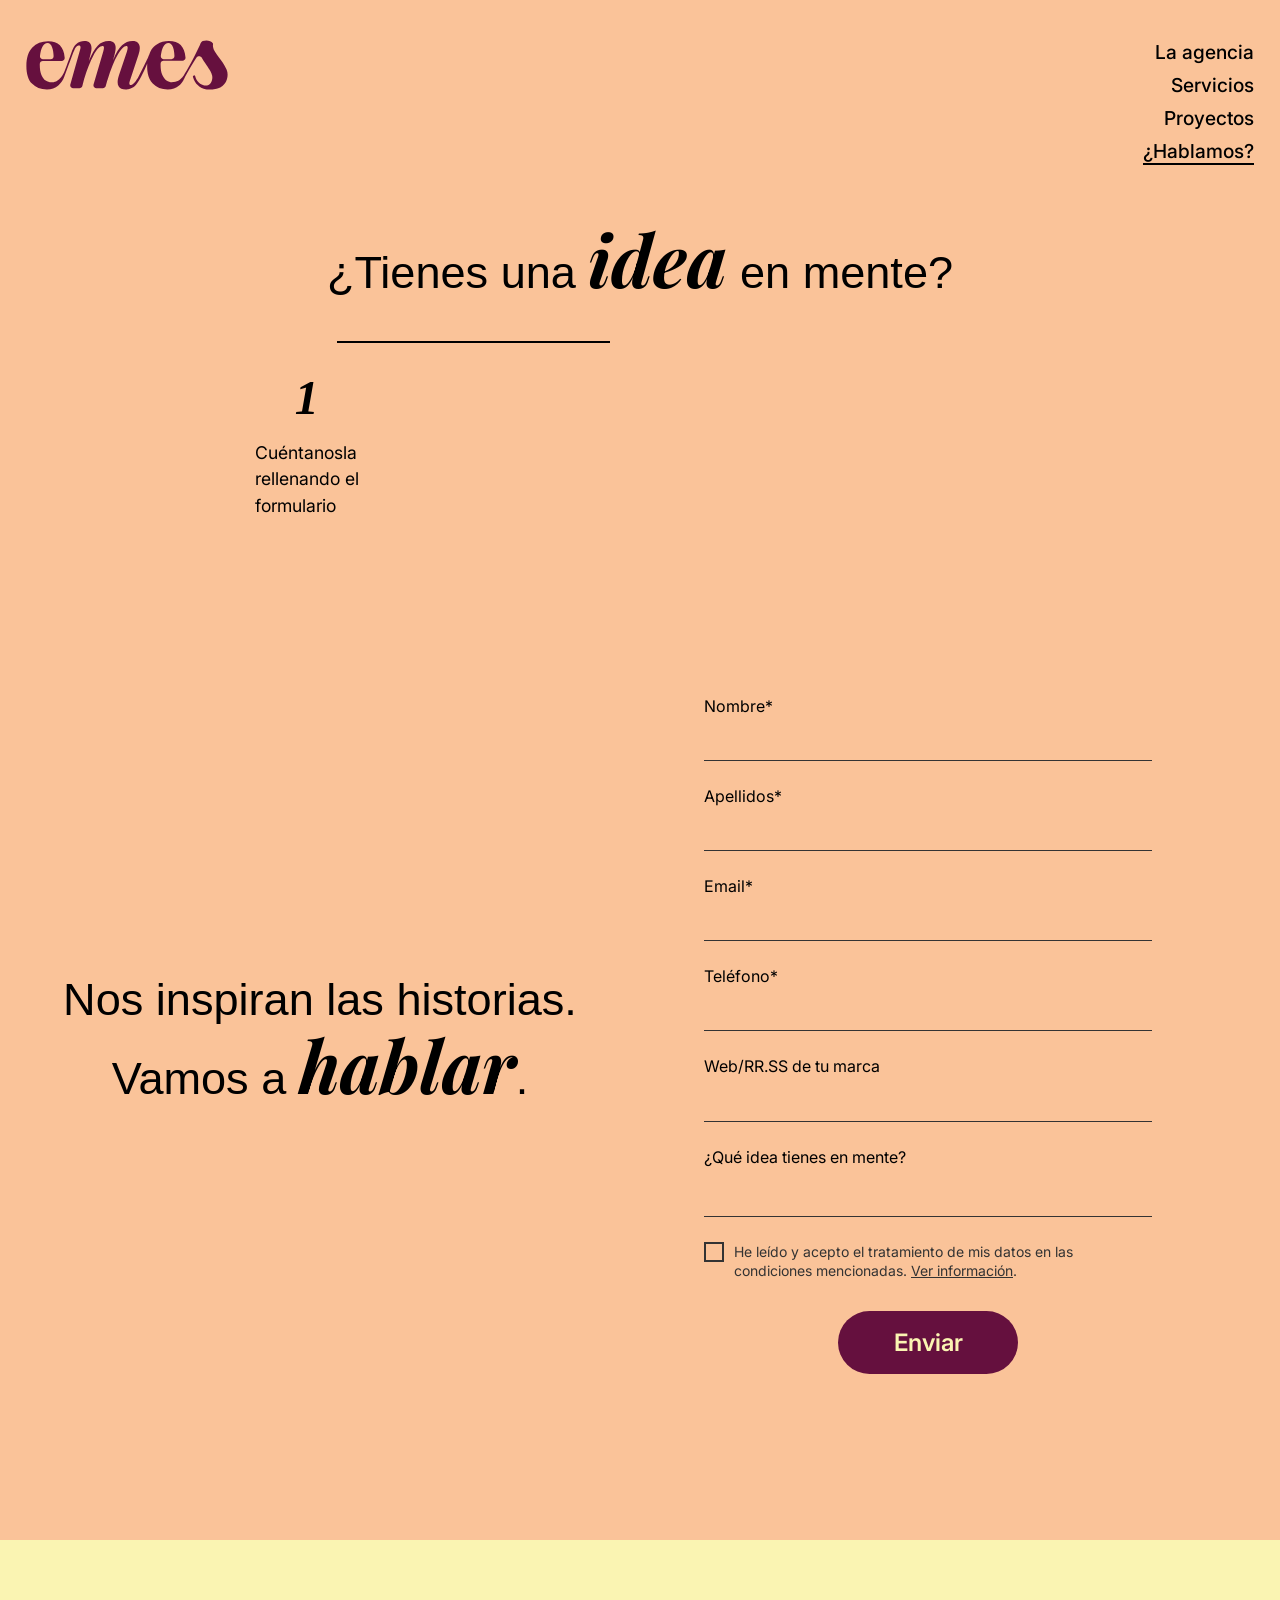
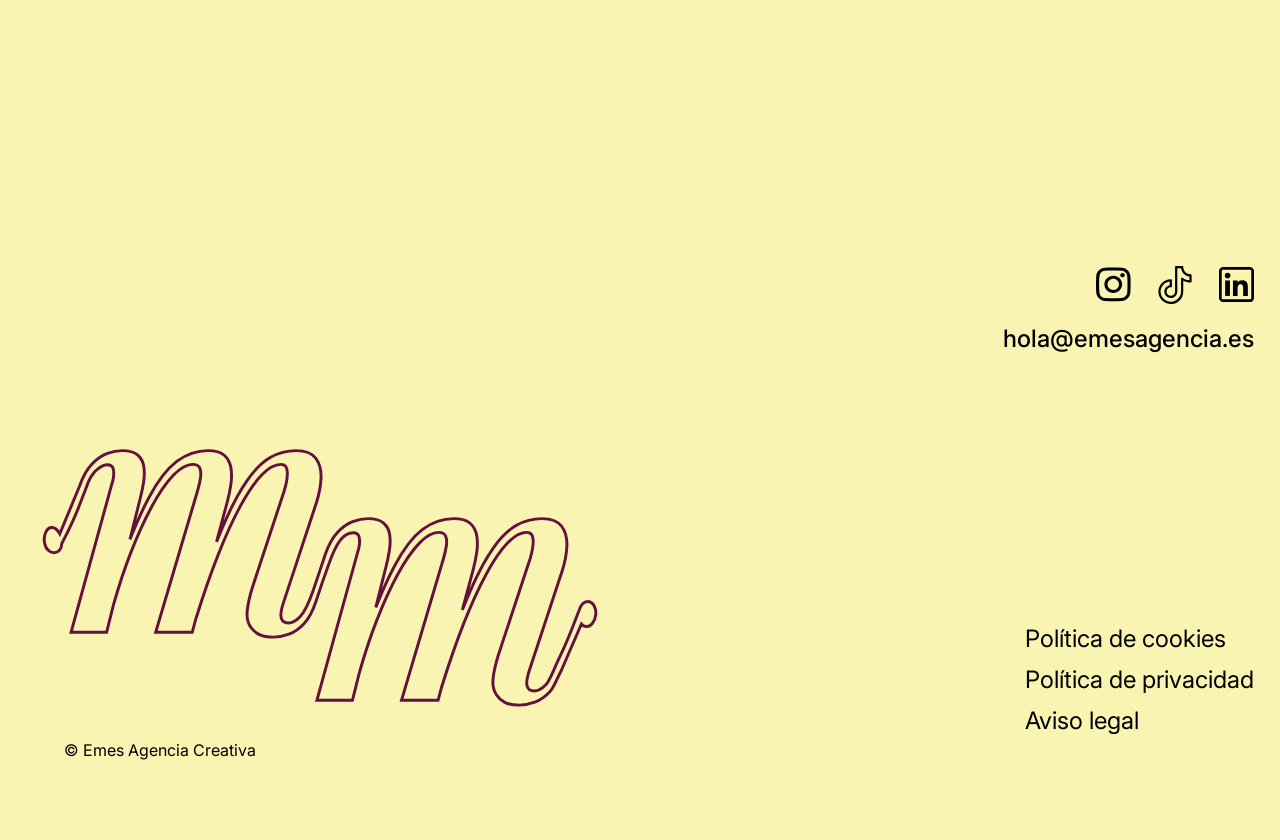
<file: contacto/index.html>
<!DOCTYPE html>
<html lang="es">

<head>
    <meta charset="UTF-8">
    <link rel="icon" type="image/png" href="../assets/flaticon.png">
    <meta name="viewport" content="width=device-width, initial-scale=1.0">
    <title>Contacto — Emes Agencia Creativa</title>
    <meta name="description" content="Cuéntanos tu proyecto. Contacta con Emes Agencia Creativa y hacemos realidad tu idea.">
    <link rel="canonical" href="https://emesagencia.es/contacto/">
    <meta property="og:type" content="website">
    <meta property="og:url" content="https://emesagencia.es/contacto/">
    <meta property="og:title" content="Contacto — Emes Agencia Creativa">
    <meta property="og:description" content="Cuéntanos tu proyecto.Contacta con Emes Agencia Creativa y hacemos realidad tu idea.">
    <meta property="og:image" content="https://emesagencia.es/assets/og-emes.jpg">
    <link rel="preconnect" href="https://fonts.googleapis.com">
    <link rel="preconnect" href="https://fonts.gstatic.com" crossorigin>
    <link
        href="https://fonts.googleapis.com/css2?family=Inter:wght@100..900&family=Playfair+Display:ital,wght@0,400..900;1,400..900&display=swap"
        rel="stylesheet">
    <link href="https://api.fontshare.com/v2/css?f[]=excon@1,2&display=swap" rel="stylesheet">
    <link rel="stylesheet" href="../estilo.css">
</head>

<body>
    <header class="header">
        <nav class="nav-container" id="main-nav">
            <h1 class="header__logo">
                <a href="../index.html" aria-label="Emes Agencia Creativa - inicio">
                    <?xml version="1.0" encoding="UTF-8"?>
                    <svg id="svg-emes" data-name="Capa 1" xmlns="http://www.w3.org/2000/svg" viewBox="0 0 265.86 65.79"
                        class="emes-logo-svg vertical-align">
                        <defs>
                            <style>
                                .logo-emes {
                                    fill: #66103e;
                                }
                            </style>
                        </defs>
                        <path class="logo-emes"
                            d="M264.21,39.66v-.12c-1.44-3.66-4.04-8.09-7.8-13.31l-2.72-3.62c-3.07-4.04-5.23-7.33-6.48-9.89-.31-.64-.76-1.99-1.08-3.75-.47-2.64.33-3.66-.31-4.66-2.44-3.87-8.82-4.66-13.31-2.93-1.08.42-2.81,2.23-3.65,5.11-9.07,19.13-16.88,33.25-21.14,39.73-.57.88-4.19,6.26-9.12,8.18-3.12,1.22-6.31,1.16-6.31,1.16-2.65,0-5.12-.78-7.42-2.34-2.3-1.55-4.17-4.05-5.61-7.47-1.44-3.42-2.16-7.71-2.16-12.86,0-.56,0-1.08,0-1.58.02-2.17,1.78-3.91,3.95-3.91h24.89c2.31,0,4.13-1.98,3.94-4.29-1.15-14.44-8.42-21.65-21.8-21.65-6,0-11.17,1.35-15.52,4.02-2.99,1.84-4.83,3.84-5.28,4.34-3.45,3.78-4.09,6.99-6.69,13.21-.13.31-.27.63-.27.63-.21.44-.41.82-.57,1.12-1.55,3.23-3.14,6.47-4.76,9.72-2.65,5.35-5.31,10.6-7.99,15.76-.03.06-.06.12-.1.18-.56.94-5.39,8.9-8.7,8.9-1.01,0-1.55-.5-1.55-.5-.44-.41-.67-1.06-.67-1.96,0-.78.24-1.91.71-3.38l11.45-34.47c1.08-3.11,1.63-5.96,1.63-8.53,0-2.81-.78-5.03-2.34-6.66-1.55-1.63-3.97-2.46-7.24-2.46-5.23,0-9.84,1.87-13.85,5.61-4.01,3.74-7.97,10.24-11.86,19.52l2.1-7.47c.94-3.5,1.4-6.35,1.4-8.53,0-6.08-3.08-9.12-9.22-9.12-5.61,0-10.43,2.03-14.42,6.08-4.01,4.05-7.93,10.83-11.75,20.33l2.57-10.05c.71-2.65,1.06-4.98,1.06-7.02,0-2.81-.74-5.06-2.22-6.78-1.48-1.71-3.89-2.57-7.24-2.57-1.99,0-3.85.31-5.61.94-1.94.69-3.27,1.58-3.68,1.87-2.9,2.01-4.43,4.65-5.17,6.24-.51.98-.98,2.05-1.4,3.21l-3.15,8.88c-.6,1.59-2.21,5.92-4.39,11.75-2.46,6.56-3.72,9.89-5.74,12.84-.5.73-4.1,5.93-8.05,7.45-1.78.68-5.02,1.15-6.15,1.15h-.09c-2.65,0-5.12-.78-7.42-2.34-2.3-1.55-4.17-4.05-5.61-7.47-1.44-3.42-2.16-7.71-2.16-12.86,0-.56,0-1.08,0-1.58.02-2.17,1.78-3.91,3.95-3.91h24.89c2.31,0,4.13-1.98,3.94-4.29C49.77,8.82,42.51,1.61,29.13,1.61c-8.65,0-15.59,2.78-20.8,8.35C3.1,15.52.5,23.57.5,34.09s2.43,18.06,7.3,23.31c4.87,5.25,11.43,7.89,19.69,7.89,6,0,11-1.78,15.01-5.32,3.62-3.2,6.22-7.02,7.84-11.45.68-1.86,3.89-10.52,9.63-26l2.22-5.96c.57-1.32.95-2.22,1.52-3.55l.33-.73c.24-.55.31-.74.44-1.03,0,0,.26-.58.97-1.48.2-.25.36-.42.4-.47,1.66-1.83,2.95-2.16,3.8-2.16,1.4,0,2.1.82,2.1,2.46,0,.93-.2,2.06-.59,3.38l-12.84,45.45c-.71,2.52,1.18,5.03,3.8,5.03h8.19c1.8,0,3.38-1.22,3.83-2.96l2.28-8.83v.12c3.89-13.01,8.05-23.56,12.44-31.67,4.4-8.1,8.35-12.15,11.86-12.15,1.24,0,1.87.74,1.87,2.22,0,1.16-.31,2.77-.94,4.8l-12.77,43.42c-.74,2.53,1.15,5.07,3.79,5.07h8.43c1.77,0,3.33-1.18,3.8-2.89l2.24-7.99v.35c4.52-14.65,9.02-25.81,13.5-33.48,4.48-7.67,8.31-11.51,11.51-11.51,1.08,0,1.63.78,1.63,2.34,0,1.1-.31,2.65-.94,4.68l-10.52,31.55c-1.16,3.5-1.75,6.55-1.75,9.12,0,2.18.43,3.93,1.28,5.25,1.71,2.81,4.83,4.21,9.34,4.21.61,0,1.61,0,2.87-.21,0,0,2.89-.46,5.67-2,4.04-2.22,6.87-5.51,11.89-15.03,2.3-4.36,5.11-10.1,7.93-17.05-.04.68-.1,1.79-.1,3.18,0,4.59.01,15.44,7.3,23.31,4.87,5.25,11.43,7.89,19.69,7.89,6,0,11-1.78,15.01-5.32.89-.78,3.24-2.86,5.37-6.32,1.18-1.89,1.8-3.44,1.96-3.79,1.23-2.88,5.4-10.26,15.61-26.62,1.61-2.58,5.4-2.52,6.91.12,1.35,2.37,3.38,5.57,6.11,9.59,2.31,3.37,4.02,5.97,5.13,7.83,1.11,1.84,1.89,3.83,2.36,5.93.47,2.12.37,4.32-.31,6.64-.51,1.76-1.48,4.49-4.39,5.92-2.72,1.32-5.58.71-6.57.44-3.65-.97-5.91-3.18-6.98-4.34-2.45-2.65-3.51-5.57-3.98-7.57-.19-.8-.99-1.29-1.79-1.14-.01,0-.02,0-.03,0-.85.17-1.41,1-1.21,1.84.26,1.11.65,2.35,1.21,3.66,1.2,2.84,2.77,4.9,3.97,6.26.77.8,2.55,2.52,4.76,3.89,1.23.76,2.38,1.28,2.69,1.42,1.11.48,1.78.71,2.65.91,2.85.72,8.58,1.14,14.12,0,1.89-.39,5.5-.93,9.45-3.99,2.86-2.21,4.82-5.13,5.88-8.78,1.31-4.47,1.23-8.52-.22-12.16ZM177.42,20.76c.6-5.04,1.62-8.93,3.05-11.65h-.01c1.83-3.46,4.14-5.2,6.95-5.2s4.77,2.01,6.14,6.02c1.04,3.07,1.64,6.77,1.79,11.1.08,2.26-1.69,4.15-3.95,4.15h-10.05c-2.36,0-4.21-2.07-3.93-4.42ZM18.39,20.89c.6-5.04,1.62-8.93,3.05-11.65h-.01c1.83-3.46,4.14-5.2,6.95-5.2s4.77,2.01,6.14,6.02c1.04,3.07,1.64,6.77,1.79,11.1.08,2.26-1.69,4.15-3.95,4.15h-10.05c-2.36,0-4.21-2.07-3.93-4.42Z" />
                    </svg>
                    <span class="visually-hidden">Emes Agencia Creativa</span>
                </a>
            </h1>
    
            <input type="checkbox" id="menu-toggle" class="menu-checkbox">
    
            <label for="menu-toggle" class="nav__burguer" aria-label="Abrir menú">
                <span></span>
                <span></span>
                <span></span>
            </label>
    
            <div class="header__menu">
                <ul class="header__menu_list">
                    <li><a href="../la-agencia/index.html">La agencia</a></li>
                    <li><a href="../servicios/index.html">Servicios</a></li>
                    <li><a href="../proyectos/index.html">Proyectos</a></li>
                    <li><a href="../contacto/index.html" aria-current="page">¿Hablamos?</a></li>
                </ul>
            </div>
    
            <!-- OVERLAY MENÚ HAMBURGUESA -->
            <div class="menu__overlay u-flex-col">
    
                <div class="menu__overlay_header">
                    <?xml version="1.0" encoding="UTF-8"?>
                    <svg id="svg-emes-contorno" data-name="Capa 1" xmlns="http://www.w3.org/2000/svg"
                        viewBox="0 0 265.86 65.79" class="emes-logo-svg">
                        <defs>
                            <style>
                                .cls-1 {
                                    fill: none;
                                    stroke: #66103e;
                                    stroke-miterlimit: 10;
                                }
                            </style>
                        </defs>
                        <path class="cls-1"
                            d="M264.21,39.66v-.12c-1.44-3.66-4.04-8.09-7.8-13.31l-2.72-3.62c-3.07-4.04-5.23-7.33-6.48-9.89-.31-.64-.76-1.99-1.08-3.75-.47-2.64.33-3.66-.31-4.66-2.44-3.87-8.82-4.66-13.31-2.93-1.08.42-2.81,2.23-3.65,5.11-9.07,19.13-16.88,33.25-21.14,39.73-.57.88-4.19,6.26-9.12,8.18-3.12,1.22-6.31,1.16-6.31,1.16-2.65,0-5.12-.78-7.42-2.34-2.3-1.55-4.17-4.05-5.61-7.47-1.44-3.42-2.16-7.71-2.16-12.86,0-.56,0-1.08,0-1.58.02-2.17,1.78-3.91,3.95-3.91h24.89c2.31,0,4.13-1.98,3.94-4.29-1.15-14.44-8.42-21.65-21.8-21.65-6,0-11.17,1.35-15.52,4.02-2.99,1.84-4.83,3.84-5.28,4.34-3.45,3.78-4.09,6.99-6.69,13.21-.13.31-.27.63-.27.63-.21.44-.41.82-.57,1.12-1.55,3.23-3.14,6.47-4.76,9.72-2.65,5.35-5.31,10.6-7.99,15.76-.03.06-.06.12-.1.18-.56.94-5.39,8.9-8.7,8.9-1.01,0-1.55-.5-1.55-.5-.44-.41-.67-1.06-.67-1.96,0-.78.24-1.91.71-3.38l11.45-34.47c1.08-3.11,1.63-5.96,1.63-8.53,0-2.81-.78-5.03-2.34-6.66-1.55-1.63-3.97-2.46-7.24-2.46-5.23,0-9.84,1.87-13.85,5.61-4.01,3.74-7.97,10.24-11.86,19.52l2.1-7.47c.94-3.5,1.4-6.35,1.4-8.53,0-6.08-3.08-9.12-9.22-9.12-5.61,0-10.43,2.03-14.42,6.08-4.01,4.05-7.93,10.83-11.75,20.33l2.57-10.05c.71-2.65,1.06-4.98,1.06-7.02,0-2.81-.74-5.06-2.22-6.78-1.48-1.71-3.89-2.57-7.24-2.57-1.99,0-3.85.31-5.61.94-1.94.69-3.27,1.58-3.68,1.87-2.9,2.01-4.43,4.65-5.17,6.24-.51.98-.98,2.05-1.4,3.21l-3.15,8.88c-.6,1.59-2.21,5.92-4.39,11.75-2.46,6.56-3.72,9.89-5.74,12.84-.5.73-4.1,5.93-8.05,7.45-1.78.68-5.02,1.15-6.15,1.15h-.09c-2.65,0-5.12-.78-7.42-2.34-2.3-1.55-4.17-4.05-5.61-7.47-1.44-3.42-2.16-7.71-2.16-12.86,0-.56,0-1.08,0-1.58.02-2.17,1.78-3.91,3.95-3.91h24.89c2.31,0,4.13-1.98,3.94-4.29C49.77,8.82,42.51,1.61,29.13,1.61c-8.65,0-15.59,2.78-20.8,8.35C3.1,15.52.5,23.57.5,34.09s2.43,18.06,7.3,23.31c4.87,5.25,11.43,7.89,19.69,7.89,6,0,11-1.78,15.01-5.32,3.62-3.2,6.22-7.02,7.84-11.45.68-1.86,3.89-10.52,9.63-26l2.22-5.96c.57-1.32.95-2.22,1.52-3.55l.33-.73c.24-.55.31-.74.44-1.03,0,0,.26-.58.97-1.48.2-.25.36-.42.4-.47,1.66-1.83,2.95-2.16,3.8-2.16,1.4,0,2.1.82,2.1,2.46,0,.93-.2,2.06-.59,3.38l-12.84,45.45c-.71,2.52,1.18,5.03,3.8,5.03h8.19c1.8,0,3.38-1.22,3.83-2.96l2.28-8.83v.12c3.89-13.01,8.05-23.56,12.44-31.67,4.4-8.1,8.35-12.15,11.86-12.15,1.24,0,1.87.74,1.87,2.22,0,1.16-.31,2.77-.94,4.8l-12.77,43.42c-.74,2.53,1.15,5.07,3.79,5.07h8.43c1.77,0,3.33-1.18,3.8-2.89l2.24-7.99v.35c4.52-14.65,9.02-25.81,13.5-33.48,4.48-7.67,8.31-11.51,11.51-11.51,1.08,0,1.63.78,1.63,2.34,0,1.1-.31,2.65-.94,4.68l-10.52,31.55c-1.16,3.5-1.75,6.55-1.75,9.12,0,2.18.43,3.93,1.28,5.25,1.71,2.81,4.83,4.21,9.34,4.21.61,0,1.61,0,2.87-.21,0,0,2.89-.46,5.67-2,4.04-2.22,6.87-5.51,11.89-15.03,2.3-4.36,5.11-10.1,7.93-17.05-.04.68-.1,1.79-.1,3.18,0,4.59.01,15.44,7.3,23.31,4.87,5.25,11.43,7.89,19.69,7.89,6,0,11-1.78,15.01-5.32.89-.78,3.24-2.86,5.37-6.32,1.18-1.89,1.8-3.44,1.96-3.79,1.23-2.88,5.4-10.26,15.61-26.62,1.61-2.58,5.4-2.52,6.91.12,1.35,2.37,3.38,5.57,6.11,9.59,2.31,3.37,4.02,5.97,5.13,7.83,1.11,1.84,1.89,3.83,2.36,5.93.47,2.12.37,4.32-.31,6.64-.51,1.76-1.48,4.49-4.39,5.92-2.72,1.32-5.58.71-6.57.44-3.65-.97-5.91-3.18-6.98-4.34-2.45-2.65-3.51-5.57-3.98-7.57-.19-.8-.99-1.29-1.79-1.14-.01,0-.02,0-.03,0-.85.17-1.41,1-1.21,1.84.26,1.11.65,2.35,1.21,3.66,1.2,2.84,2.77,4.9,3.97,6.26.77.8,2.55,2.52,4.76,3.89,1.23.76,2.38,1.28,2.69,1.42,1.11.48,1.78.71,2.65.91,2.85.72,8.58,1.14,14.12,0,1.89-.39,5.5-.93,9.45-3.99,2.86-2.21,4.82-5.13,5.88-8.78,1.31-4.47,1.23-8.52-.22-12.16ZM177.42,20.76c.6-5.04,1.62-8.93,3.05-11.65h-.01c1.83-3.46,4.14-5.2,6.95-5.2s4.77,2.01,6.14,6.02c1.04,3.07,1.64,6.77,1.79,11.1.08,2.26-1.69,4.15-3.95,4.15h-10.05c-2.36,0-4.21-2.07-3.93-4.42ZM18.39,20.89c.6-5.04,1.62-8.93,3.05-11.65h-.01c1.83-3.46,4.14-5.2,6.95-5.2s4.77,2.01,6.14,6.02c1.04,3.07,1.64,6.77,1.79,11.1.08,2.26-1.69,4.15-3.95,4.15h-10.05c-2.36,0-4.21-2.07-3.93-4.42Z" />
                    </svg>
                </div>
    
                <nav class="menu__overlay_nav u-flex-center">
                    <ul class="menu__overlay_nav_list">
                        <li><a href="../la-agencia/index.html">La agencia</a></li>
                        <li><a href="../servicios/index.html">Servicios</a></li>
                        <li><a href="../proyectos/index.html">Proyectos</a></li>
                        <li><a href="../contacto/index.html" aria-current="page">¿Hablamos?</a></li>
                    </ul>
                </nav>
    
                <div class="menu__overlay_footer u-flex-col">
                    <?xml version="1.0" encoding="UTF-8"?>
                    <svg id="svg-mm-contorno" data-name="Capa 1" xmlns="http://www.w3.org/2000/svg"
                        viewBox="0 0 200.99 90.3" class="logo-mm-contorno__footer">
                        <defs>
                            <style>
                                .cls-1 {
                                    fill: none;
                                    stroke: #66103e;
                                    stroke-miterlimit: 10;
                                }
                            </style>
                        </defs>
                        <path class="cls-1"
                            d="M192.12,53.21c-1.42-.15-2.76,1.22-3.22,3.16-1.03,2.36-2.73,7.93-6.84,16.38-2.03,4.17-3.01,7.31-4.39,8.79-1.39,1.48-2.73,2.23-4.04,2.23s-2.12-.55-2.43-1.64c-.31-1.09-.08-2.81.69-5.16l11.32-34.35c.92-2.89,1.44-5.67,1.56-8.32.12-2.66-.46-4.88-1.73-6.68-1.27-1.8-3.52-2.7-6.76-2.7s-6.07.76-8.72,2.29c-2.66,1.52-5.24,4.03-7.74,7.5-2.5,3.48-5.03,8.09-7.57,13.83-1.02,2.31-2.08,4.84-3.16,7.58l3.63-13.5c.54-2.03.96-4.08,1.27-6.15.31-2.07.31-3.99,0-5.74-.31-1.76-1.06-3.16-2.25-4.22-1.2-1.06-3.06-1.58-5.6-1.58-3.85,0-7.39,1.23-10.63,3.69-3.24,2.46-6.4,6.56-9.48,12.31-2.08,3.87-4.24,8.66-6.49,14.32l3.49-13.91c.46-1.8.85-3.63,1.15-5.51.31-1.88.35-3.65.12-5.33-.23-1.68-.92-3.03-2.08-4.05-1.15-1.01-2.93-1.52-5.31-1.52-1.69,0-3.45.35-5.26,1.05-1.81.7-3.52,1.92-5.14,3.63-1.62,1.72-3,4.18-4.16,7.38l-2.58,7.74h-.01l-1.62,4.81c-1.54,4.38-3.01,7.31-4.39,8.79-1.39,1.48-2.73,2.23-4.04,2.23s-2.12-.55-2.43-1.64c-.31-1.09-.08-2.81.69-5.16l11.32-34.35c.92-2.89,1.44-5.67,1.56-8.32.12-2.66-.46-4.88-1.73-6.68-1.27-1.8-3.52-2.7-6.76-2.7s-6.07.76-8.72,2.29c-2.66,1.52-5.24,4.03-7.74,7.5-2.5,3.48-5.03,8.09-7.57,13.83-1.02,2.31-2.08,4.84-3.16,7.58l3.63-13.5c.54-2.03.96-4.08,1.27-6.15.31-2.07.31-3.99,0-5.74-.31-1.76-1.06-3.16-2.25-4.22-1.2-1.06-3.06-1.58-5.6-1.58-3.85,0-7.39,1.23-10.63,3.69-3.24,2.46-6.4,6.56-9.48,12.31-2.08,3.87-4.24,8.66-6.49,14.32l3.49-13.91c.46-1.8.85-3.63,1.15-5.51.31-1.88.35-3.65.12-5.33-.23-1.68-.92-3.03-2.08-4.05-1.15-1.01-2.93-1.52-5.31-1.52-1.69,0-3.45.35-5.26,1.05-1.81.7-3.52,1.92-5.14,3.63-1.62,1.72-3,4.18-4.16,7.38l-6.76,16.34c-.69-1.26-1.85-2.3-2.96-2.14-1.63.23-2.61,2.62-2.28,5,.33,2.38,1.92,3.79,3.55,3.55,1.32-.19,2.25-1.3,2.38-3.11,4.91-9.22,6.19-13.57,7.1-15.9.84-2.15,1.16-2.99,1.9-4.96.3-.8.98-2.17,2.15-3.53,0,0,2.2-2.52,4.39-2.52,1.08,0,1.73.41,1.96,1.23.23.82.29,1.76.17,2.81-.12,1.06-.33,1.98-.64,2.76l-13.87,50.41h12.13l2.36-9.4c1.79-6.35,3.75-12.29,5.9-17.79,2.35-6.02,4.76-11.29,7.22-15.82,2.46-4.53,4.89-8.05,7.28-10.55,2.39-2.5,4.58-3.75,6.59-3.75,1.31,0,2.14.43,2.48,1.29.35.86.42,1.95.23,3.28-.19,1.33-.52,2.77-.98,4.34l-14.33,48.41h12.48l1.43-5.32-.04.28c2.46-7.97,4.97-15.16,7.51-21.57,2.54-6.41,5.06-11.92,7.57-16.53,2.5-4.61,4.91-8.13,7.22-10.55,2.31-2.42,4.51-3.63,6.59-3.63,1.46,0,2.2.92,2.2,2.75s-.35,3.89-1.04,6.15l-10.86,32.94c-.92,2.97-1.52,5.61-1.79,7.91-.27,2.31.1,4.2,1.1,5.69.69,1.1,1.66,1.95,2.89,2.58,1.23.62,2.89.94,4.97.94,1.69,0,3.45-.33,5.26-1s3.52-1.85,5.14-3.58c1.62-1.72,2.96-4.22,4.04-7.5l2.57-7.62h.02l1.73-4.92c1.39-3.99,2.73-6.82,4.04-8.5,1.31-1.68,2.77-2.52,4.39-2.52,1.08,0,1.73.41,1.96,1.23.23.82.29,1.76.17,2.81-.12,1.06-.33,1.98-.64,2.76l-13.87,50.41h12.13l2.36-9.4c1.79-6.35,3.75-12.29,5.9-17.79,2.35-6.02,4.76-11.29,7.22-15.82,2.46-4.53,4.89-8.05,7.28-10.55,2.39-2.5,4.58-3.75,6.59-3.75,1.31,0,2.14.43,2.48,1.29.35.86.42,1.95.23,3.28-.19,1.33-.52,2.77-.98,4.34l-14.33,48.41h12.48l1.43-5.32-.04.28c2.46-7.97,4.97-15.16,7.51-21.57,2.54-6.41,5.06-11.92,7.57-16.53,2.5-4.61,4.91-8.13,7.22-10.55,2.31-2.42,4.51-3.63,6.59-3.63,1.46,0,2.2.92,2.2,2.75s-.35,3.89-1.04,6.15l-10.86,32.94c-.92,2.97-1.52,5.61-1.79,7.91-.27,2.31.1,4.2,1.1,5.69.69,1.1,1.66,1.95,2.89,2.58,1.23.62,2.89.94,4.97.94,1.69,0,3.45-.33,5.26-1s3.52-1.85,5.14-3.58c1.62-1.72,2.35-4.35,4.04-7.5l6.74-15.61c.42.49.94.81,1.53.87,1.62.17,3.12-1.61,3.36-3.98.24-2.36-.88-4.41-2.5-4.58Z" />
                    </svg>
    
                    <div class="footer__items u-flex-col">
                        <div class="footer__social-icons u-flex-center">
                            <a href="https://www.instagram.com/emesagencia/" aria-label="Instagram" target="_blank" rel="noopener noreferrer">
                    <svg class="size-icons" width="44" height="43" viewBox="0 0 44 43" fill="none" xmlns="http://www.w3.org/2000/svg">
                        <path d="M31.9839 42.2702C24.9396 42.6569 18.2015 42.6569 11.4635 42.2702C5.20669 41.8835 0.612551 37.4577 0.262522 31.3562C-0.0875074 24.6961 -0.0875074 18.1649 0.262522 11.4618C0.525044 5.66109 4.8129 0.891594 10.6759 0.418942C18.0703 -0.139647 25.1584 -0.139647 32.5527 0.418942C38.6345 0.848626 43.0536 5.70406 43.3162 11.6767C43.5787 18.3368 43.5787 24.6961 43.2286 31.3562C42.9224 37.3288 38.4157 42.0124 32.0277 42.3131L31.9839 42.2702ZM32.1152 38.403C36.4906 38.1452 39.1158 34.7507 39.3345 30.8406C39.6846 24.3953 39.6846 18.1219 39.3345 11.6337C39.1158 7.80951 36.5343 4.58688 32.509 4.24313C25.1584 3.64157 17.9828 3.5986 10.6759 4.2861C7.26311 4.62985 4.68165 7.29389 4.37537 10.6884C3.71906 17.7352 3.76282 24.6961 4.37537 31.7429C4.68165 35.4382 7.6569 38.1452 11.4197 38.403C18.289 38.8327 25.0709 38.8757 32.1589 38.403H32.1152Z" fill="black"/>
                        <path d="M35.9217 9.91453C35.9217 8.49657 34.7404 7.37939 33.3403 7.37939C31.9401 7.37939 30.7588 8.49657 30.7588 9.91453C30.7588 11.3325 31.9401 12.4497 33.3403 12.4497C34.7404 12.4497 35.9217 11.3325 35.9217 9.91453Z" fill="black"/>
                        <path d="M32.8593 21.3017C32.8593 27.3172 27.8714 32.2156 21.7021 32.2156C15.5328 32.2156 10.5449 27.3172 10.5449 21.3017C10.5449 15.2861 15.5328 10.3877 21.7021 10.3877C27.8714 10.3877 32.8593 15.2861 32.8593 21.3017ZM28.9652 21.2587C28.9652 17.3486 25.7275 14.1689 21.7459 14.1689C17.7643 14.1689 14.5265 17.3486 14.5265 21.2587C14.5265 25.1688 17.7643 28.3485 21.7459 28.3485C25.7275 28.3485 28.9652 25.1688 28.9652 21.2587Z" fill="black"/>
                        <path d="M33.3403 12.4497C34.766 12.4497 35.9217 11.3146 35.9217 9.91453C35.9217 8.51441 34.766 7.37939 33.3403 7.37939C31.9146 7.37939 30.7588 8.51441 30.7588 9.91453C30.7588 11.3146 31.9146 12.4497 33.3403 12.4497Z" fill="black"/>
                    </svg>
                </a>
    
                            <a href="https://www.tiktok.com/@emesagencia?is_from_webapp=1&sender_device=pc" aria-label="TikTok" target="_blank" rel="noopener noreferrer">
                    <svg class="size-icons size-icons-tiktok" id="Capa_1" data-name="Capa 1" xmlns="http://www.w3.org/2000/svg" viewBox="0 0 80.05 91.44">
                        <path d="M32.48,91.44h-5.07c-12.65-1.16-23.39-10.14-26.51-22.64-2.28-9.16-.17-18.79,5.88-26.2,5.54-6.79,14-11.02,23.12-11.01,1.42,0,2.75,1.03,2.75,2.57v14.61c0,1.5-1.36,2.53-2.78,2.55-5.69.08-10.14,4.72-10.12,10.26.02,5.54,4.43,10.08,10.04,10.2,5.28.12,10.37-4.14,10.37-9.8l.07-59.28c0-1.43,1.06-2.69,2.51-2.69h14.64c1.44,0,2.55,1.26,2.55,2.63.03,9.75,7.92,17.49,17.64,17.48,1.33,0,2.47,1.26,2.47,2.57v14.47c-.05,1.56-1.25,2.67-2.81,2.66-6.08-.04-11.93-1.48-17.27-4.33l-.07,26.83c-.28,15.36-12.36,27.8-27.41,29.12ZM54.57,30.67c0-1.26.77-2.08,1.63-2.46.96-.43,1.93-.22,2.8.4,4.64,3.3,10.01,5.26,15.69,5.74l-.02-9.04c-10.51-1.29-18.68-9.51-19.95-19.95h-9.15s.03,55.92.03,55.92c0,8.41-6.35,15.33-14.63,15.86-8.24.53-15.54-5.53-16.51-13.76-.96-8.14,4.56-15.72,12.82-17.21v-9.08c-13.32,1.52-22.85,13.24-21.84,26.32s12.23,23.18,25.4,22.72c13.05-.45,23.71-11.2,23.72-24.53v-30.93Z"/>
                    </svg>
                </a>
    
                            <a href="https://www.linkedin.com/company/emes-agencia-creativa/about/" aria-label="LinkedIn" target="_blank" rel="noopener noreferrer">
                    <svg class="size-icons" id="Capa_1" data-name="Capa 1" xmlns="http://www.w3.org/2000/svg" viewBox="0 0 91.44 91.44">
                        <path d="M82.33,91.44H9.11c-4.64-.86-8.26-4.47-9.11-9.11V9.1C.86,4.4,4.49.83,9.39,0h72.65c4.97.83,8.55,4.42,9.39,9.39v72.65c-.83,4.91-4.4,8.53-9.1,9.39ZM80.7,84.29c2.02,0,3.6-1.58,3.6-3.6V10.74c0-2.02-1.58-3.6-3.6-3.6H10.75c-2.02,0-3.6,1.58-3.6,3.6v69.95c0,2.02,1.58,3.6,3.6,3.6h69.95Z"/>
                        <circle cx="22.5" cy="22.32" r="7.32"/>
                        <g>
                            <path d="M57.89,45.29c-3.6-.55-6.94.63-8.33,4.1-.65,1.62-.86,3.27-.98,5.09v21.06s-12.15,0-12.15,0v-40.36s12.14,0,12.14,0l.03,5.4c3.63-5.97,10.79-7.06,17.36-5.45,3.96.97,6.81,3.8,8.08,7.64.92,2.77,1.16,5.52,1.32,8.51v24.27s-12.31,0-12.31,0v-21.59c-.15-3.96-1.05-8.03-5.16-8.66Z"/>
                            <rect x="16.07" y="35.18" width="12.5" height="40.36"/>
                        </g>
                    </svg>
                </a>
                        </div>
    
                        <p class="footer__copyright">© Emes Agencia Creativa</p>
                    </div>
                </div>
    
            </div>
    
        </nav>
    </header>

<div class="contenido-pag u-flex-col bg-orange">
    <section id="contacto-idea" class="contacto-infografia">
        <div class="title-info titulo-pagina">
            <h2 class="titulo1-excon">¿Tienes una <span class="titulo2-playfair">idea</span> en mente?</h2>
        </div>
    
        <div class="steps-container u-flex-col">
            <div class="step step-1">
                <div class="step-number">1</div>
                <p class="step-text">Cuéntanosla<br>rellenando el<br>formulario</p>
            </div>
    
            <div class="line-container line-1-2">
                <div class="line-fill"></div>
            </div>
    
            <div class="step step-2">
                <div class="step-number">2</div>
                <p class="step-text">El equipo de Emes<br>contacta contigo</p>
            </div>
    
            <div class="line-container line-2-3">
                <div class="line-fill"></div>
            </div>
    
            <div class="step step-3">
                <div class="step-number">3</div>
                <p class="step-text">¡Manos a la obra!<br>Vamos a hacer<br>realidad tu idea</p>
            </div>
        </div>
    </section>
    
    <main class="contacto-section u-pb-section">
        <div class="contacto-intro">
            <h2 class="titulo1-excon">Nos inspiran las historias.<br>Vamos a <span
                    class="titulo2-playfair">hablar</span>.</h2>
        </div>

        <form class="contacto-form" id="contacto-form" action="#" method="POST">

            <fieldset>
                <div class="form-group">
                    <label for="nombre">Nombre*</label>
                    <input type="text" id="nombre" name="nombre" required>
                </div>

                <div class="form-group">
                    <label for="apellidos">Apellidos*</label>
                    <input type="text" id="apellidos" name="apellidos" required>
                </div>

                <div class="form-group">
                    <label for="email">Email*</label>
                    <input type="email" id="email" name="email" required>
                </div>

                <div class="form-group">
                    <label for="telefono">Teléfono*</label>
                    <input type="tel" id="telefono" name="telefono" required>
                </div>

                <div class="form-group">
                    <label for="web-rrss">Web/RR.SS de tu marca</label>
                    <input type="text" id="web-rrss" name="web-rrss">
                </div>

                <div class="form-group textarea-group">
                    <label for="idea">¿Qué idea tienes en mente?</label>
                    <textarea id="idea" name="idea" rows="1"></textarea>
                </div>
            </fieldset>

            <div class="politica-group">
                <input type="checkbox" id="politica" name="politica" required>
                <label for="politica">He leído y acepto el tratamiento de mis datos en las condiciones mencionadas. <a
                        href="../uso de datos/politica privacidad/index.html">Ver información</a>.</label>
            </div>

            <div class="form-actions">
                <button type="submit" class="btn">Enviar</button>
            </div>
        </form>

        <!-- Mensaje de agradecimiento (oculto por defecto) -->
        <div id="thank-you-message" class="thank-you" style="display: none;">
            <h2 class="titulo2-playfair">¡Historia recibida!</h2>
            <div class="thank-you-text">
                <p>Gracias por confiar en nosotras.</p>
                <p>Hemos recibido tus datos y pronto nos pondremos en contacto contigo para empezar a crear.</p>
            </div>
            
        </div>

    </main>
</div>

    <!-- FOOTER MÓVIL -->
    <footer class="footer-mobile u-flex-col u-bg-yellow">
        <div class="footer-mobile__top u-flex-col">
            <a href="mailto:hola@emesagencia.es" class="footer-mobile__email">hola@emesagencia.es</a>
    
            <!-- nav semántico para los links legales, usamos nav porque es un grupo de enlaces de navegación pero se diferencia del nav principal del header con aria label-->
            <nav class="footer-mobile__legal u-flex-col" aria-label="Enlaces legales">
                <a href="../../uso de datos/cookies/index.html">Política de cookies</a>
                <a href="../../uso de datos/politica privacidad/index.html">Política de privacidad</a>
                <a href="../../uso de datos/aviso legal/index.html">Aviso legal</a>
            </nav>
        </div>
        <div class="footer-mobile__bottom u-flex-col">
            <!-- SVG de logo-mm-contorno -->
            <?xml version="1.0" encoding="UTF-8"?>
            <svg id="svg-mm-contorno" data-name="Capa 1" xmlns="http://www.w3.org/2000/svg" viewBox="0 0 200.99 90.3"
                class="logo-mm-contorno__footer">
                <defs>
                    <style>
                        .cls-1 {
                            fill: none;
                            stroke: #66103e;
                            stroke-miterlimit: 10;
                        }
                    </style>
                </defs>
                <path class="cls-1"
                    d="M192.12,53.21c-1.42-.15-2.76,1.22-3.22,3.16-1.03,2.36-2.73,7.93-6.84,16.38-2.03,4.17-3.01,7.31-4.39,8.79-1.39,1.48-2.73,2.23-4.04,2.23s-2.12-.55-2.43-1.64c-.31-1.09-.08-2.81.69-5.16l11.32-34.35c.92-2.89,1.44-5.67,1.56-8.32.12-2.66-.46-4.88-1.73-6.68-1.27-1.8-3.52-2.7-6.76-2.7s-6.07.76-8.72,2.29c-2.66,1.52-5.24,4.03-7.74,7.5-2.5,3.48-5.03,8.09-7.57,13.83-1.02,2.31-2.08,4.84-3.16,7.58l3.63-13.5c.54-2.03.96-4.08,1.27-6.15.31-2.07.31-3.99,0-5.74-.31-1.76-1.06-3.16-2.25-4.22-1.2-1.06-3.06-1.58-5.6-1.58-3.85,0-7.39,1.23-10.63,3.69-3.24,2.46-6.4,6.56-9.48,12.31-2.08,3.87-4.24,8.66-6.49,14.32l3.49-13.91c.46-1.8.85-3.63,1.15-5.51.31-1.88.35-3.65.12-5.33-.23-1.68-.92-3.03-2.08-4.05-1.15-1.01-2.93-1.52-5.31-1.52-1.69,0-3.45.35-5.26,1.05-1.81.7-3.52,1.92-5.14,3.63-1.62,1.72-3,4.18-4.16,7.38l-2.58,7.74h-.01l-1.62,4.81c-1.54,4.38-3.01,7.31-4.39,8.79-1.39,1.48-2.73,2.23-4.04,2.23s-2.12-.55-2.43-1.64c-.31-1.09-.08-2.81.69-5.16l11.32-34.35c.92-2.89,1.44-5.67,1.56-8.32.12-2.66-.46-4.88-1.73-6.68-1.27-1.8-3.52-2.7-6.76-2.7s-6.07.76-8.72,2.29c-2.66,1.52-5.24,4.03-7.74,7.5-2.5,3.48-5.03,8.09-7.57,13.83-1.02,2.31-2.08,4.84-3.16,7.58l3.63-13.5c.54-2.03.96-4.08,1.27-6.15.31-2.07.31-3.99,0-5.74-.31-1.76-1.06-3.16-2.25-4.22-1.2-1.06-3.06-1.58-5.6-1.58-3.85,0-7.39,1.23-10.63,3.69-3.24,2.46-6.4,6.56-9.48,12.31-2.08,3.87-4.24,8.66-6.49,14.32l3.49-13.91c.46-1.8.85-3.63,1.15-5.51.31-1.88.35-3.65.12-5.33-.23-1.68-.92-3.03-2.08-4.05-1.15-1.01-2.93-1.52-5.31-1.52-1.69,0-3.45.35-5.26,1.05-1.81.7-3.52,1.92-5.14,3.63-1.62,1.72-3,4.18-4.16,7.38l-6.76,16.34c-.69-1.26-1.85-2.3-2.96-2.14-1.63.23-2.61,2.62-2.28,5,.33,2.38,1.92,3.79,3.55,3.55,1.32-.19,2.25-1.3,2.38-3.11,4.91-9.22,6.19-13.57,7.1-15.9.84-2.15,1.16-2.99,1.9-4.96.3-.8.98-2.17,2.15-3.53,0,0,2.2-2.52,4.39-2.52,1.08,0,1.73.41,1.96,1.23.23.82.29,1.76.17,2.81-.12,1.06-.33,1.98-.64,2.76l-13.87,50.41h12.13l2.36-9.4c1.79-6.35,3.75-12.29,5.9-17.79,2.35-6.02,4.76-11.29,7.22-15.82,2.46-4.53,4.89-8.05,7.28-10.55,2.39-2.5,4.58-3.75,6.59-3.75,1.31,0,2.14.43,2.48,1.29.35.86.42,1.95.23,3.28-.19,1.33-.52,2.77-.98,4.34l-14.33,48.41h12.48l1.43-5.32-.04.28c2.46-7.97,4.97-15.16,7.51-21.57,2.54-6.41,5.06-11.92,7.57-16.53,2.5-4.61,4.91-8.13,7.22-10.55,2.31-2.42,4.51-3.63,6.59-3.63,1.46,0,2.2.92,2.2,2.75s-.35,3.89-1.04,6.15l-10.86,32.94c-.92,2.97-1.52,5.61-1.79,7.91-.27,2.31.1,4.2,1.1,5.69.69,1.1,1.66,1.95,2.89,2.58,1.23.62,2.89.94,4.97.94,1.69,0,3.45-.33,5.26-1s3.52-1.85,5.14-3.58c1.62-1.72,2.96-4.22,4.04-7.5l2.57-7.62h.02l1.73-4.92c1.39-3.99,2.73-6.82,4.04-8.5,1.31-1.68,2.77-2.52,4.39-2.52,1.08,0,1.73.41,1.96,1.23.23.82.29,1.76.17,2.81-.12,1.06-.33,1.98-.64,2.76l-13.87,50.41h12.13l2.36-9.4c1.79-6.35,3.75-12.29,5.9-17.79,2.35-6.02,4.76-11.29,7.22-15.82,2.46-4.53,4.89-8.05,7.28-10.55,2.39-2.5,4.58-3.75,6.59-3.75,1.31,0,2.14.43,2.48,1.29.35.86.42,1.95.23,3.28-.19,1.33-.52,2.77-.98,4.34l-14.33,48.41h12.48l1.43-5.32-.04.28c2.46-7.97,4.97-15.16,7.51-21.57,2.54-6.41,5.06-11.92,7.57-16.53,2.5-4.61,4.91-8.13,7.22-10.55,2.31-2.42,4.51-3.63,6.59-3.63,1.46,0,2.2.92,2.2,2.75s-.35,3.89-1.04,6.15l-10.86,32.94c-.92,2.97-1.52,5.61-1.79,7.91-.27,2.31.1,4.2,1.1,5.69.69,1.1,1.66,1.95,2.89,2.58,1.23.62,2.89.94,4.97.94,1.69,0,3.45-.33,5.26-1s3.52-1.85,5.14-3.58c1.62-1.72,2.35-4.35,4.04-7.5l6.74-15.61c.42.49.94.81,1.53.87,1.62.17,3.12-1.61,3.36-3.98.24-2.36-.88-4.41-2.5-4.58Z" />
            </svg>
    
            <div class="footer__social-icons u-flex-center">
                <a href="https://www.instagram.com/emesagencia/" aria-label="Instagram" target="_blank" rel="noopener noreferrer">
                    <svg class="size-icons" width="44" height="43" viewBox="0 0 44 43" fill="none" xmlns="http://www.w3.org/2000/svg">
                        <path d="M31.9839 42.2702C24.9396 42.6569 18.2015 42.6569 11.4635 42.2702C5.20669 41.8835 0.612551 37.4577 0.262522 31.3562C-0.0875074 24.6961 -0.0875074 18.1649 0.262522 11.4618C0.525044 5.66109 4.8129 0.891594 10.6759 0.418942C18.0703 -0.139647 25.1584 -0.139647 32.5527 0.418942C38.6345 0.848626 43.0536 5.70406 43.3162 11.6767C43.5787 18.3368 43.5787 24.6961 43.2286 31.3562C42.9224 37.3288 38.4157 42.0124 32.0277 42.3131L31.9839 42.2702ZM32.1152 38.403C36.4906 38.1452 39.1158 34.7507 39.3345 30.8406C39.6846 24.3953 39.6846 18.1219 39.3345 11.6337C39.1158 7.80951 36.5343 4.58688 32.509 4.24313C25.1584 3.64157 17.9828 3.5986 10.6759 4.2861C7.26311 4.62985 4.68165 7.29389 4.37537 10.6884C3.71906 17.7352 3.76282 24.6961 4.37537 31.7429C4.68165 35.4382 7.6569 38.1452 11.4197 38.403C18.289 38.8327 25.0709 38.8757 32.1589 38.403H32.1152Z" fill="black"/>
                        <path d="M35.9217 9.91453C35.9217 8.49657 34.7404 7.37939 33.3403 7.37939C31.9401 7.37939 30.7588 8.49657 30.7588 9.91453C30.7588 11.3325 31.9401 12.4497 33.3403 12.4497C34.7404 12.4497 35.9217 11.3325 35.9217 9.91453Z" fill="black"/>
                        <path d="M32.8593 21.3017C32.8593 27.3172 27.8714 32.2156 21.7021 32.2156C15.5328 32.2156 10.5449 27.3172 10.5449 21.3017C10.5449 15.2861 15.5328 10.3877 21.7021 10.3877C27.8714 10.3877 32.8593 15.2861 32.8593 21.3017ZM28.9652 21.2587C28.9652 17.3486 25.7275 14.1689 21.7459 14.1689C17.7643 14.1689 14.5265 17.3486 14.5265 21.2587C14.5265 25.1688 17.7643 28.3485 21.7459 28.3485C25.7275 28.3485 28.9652 25.1688 28.9652 21.2587Z" fill="black"/>
                        <path d="M33.3403 12.4497C34.766 12.4497 35.9217 11.3146 35.9217 9.91453C35.9217 8.51441 34.766 7.37939 33.3403 7.37939C31.9146 7.37939 30.7588 8.51441 30.7588 9.91453C30.7588 11.3146 31.9146 12.4497 33.3403 12.4497Z" fill="black"/>
                    </svg>
                </a>
    
                <a href="https://www.tiktok.com/@emesagencia?is_from_webapp=1&sender_device=pc" aria-label="TikTok" target="_blank" rel="noopener noreferrer">
                    <svg class="size-icons size-icons-tiktok" id="Capa_1" data-name="Capa 1" xmlns="http://www.w3.org/2000/svg" viewBox="0 0 80.05 91.44">
                        <path d="M32.48,91.44h-5.07c-12.65-1.16-23.39-10.14-26.51-22.64-2.28-9.16-.17-18.79,5.88-26.2,5.54-6.79,14-11.02,23.12-11.01,1.42,0,2.75,1.03,2.75,2.57v14.61c0,1.5-1.36,2.53-2.78,2.55-5.69.08-10.14,4.72-10.12,10.26.02,5.54,4.43,10.08,10.04,10.2,5.28.12,10.37-4.14,10.37-9.8l.07-59.28c0-1.43,1.06-2.69,2.51-2.69h14.64c1.44,0,2.55,1.26,2.55,2.63.03,9.75,7.92,17.49,17.64,17.48,1.33,0,2.47,1.26,2.47,2.57v14.47c-.05,1.56-1.25,2.67-2.81,2.66-6.08-.04-11.93-1.48-17.27-4.33l-.07,26.83c-.28,15.36-12.36,27.8-27.41,29.12ZM54.57,30.67c0-1.26.77-2.08,1.63-2.46.96-.43,1.93-.22,2.8.4,4.64,3.3,10.01,5.26,15.69,5.74l-.02-9.04c-10.51-1.29-18.68-9.51-19.95-19.95h-9.15s.03,55.92.03,55.92c0,8.41-6.35,15.33-14.63,15.86-8.24.53-15.54-5.53-16.51-13.76-.96-8.14,4.56-15.72,12.82-17.21v-9.08c-13.32,1.52-22.85,13.24-21.84,26.32s12.23,23.18,25.4,22.72c13.05-.45,23.71-11.2,23.72-24.53v-30.93Z"/>
                    </svg>
                </a>
    
                <a href="https://www.linkedin.com/company/emes-agencia-creativa/about/" aria-label="LinkedIn" target="_blank" rel="noopener noreferrer">
                    <svg class="size-icons" id="Capa_1" data-name="Capa 1" xmlns="http://www.w3.org/2000/svg" viewBox="0 0 91.44 91.44">
                        <path d="M82.33,91.44H9.11c-4.64-.86-8.26-4.47-9.11-9.11V9.1C.86,4.4,4.49.83,9.39,0h72.65c4.97.83,8.55,4.42,9.39,9.39v72.65c-.83,4.91-4.4,8.53-9.1,9.39ZM80.7,84.29c2.02,0,3.6-1.58,3.6-3.6V10.74c0-2.02-1.58-3.6-3.6-3.6H10.75c-2.02,0-3.6,1.58-3.6,3.6v69.95c0,2.02,1.58,3.6,3.6,3.6h69.95Z"/>
                        <circle cx="22.5" cy="22.32" r="7.32"/>
                        <g>
                            <path d="M57.89,45.29c-3.6-.55-6.94.63-8.33,4.1-.65,1.62-.86,3.27-.98,5.09v21.06s-12.15,0-12.15,0v-40.36s12.14,0,12.14,0l.03,5.4c3.63-5.97,10.79-7.06,17.36-5.45,3.96.97,6.81,3.8,8.08,7.64.92,2.77,1.16,5.52,1.32,8.51v24.27s-12.31,0-12.31,0v-21.59c-.15-3.96-1.05-8.03-5.16-8.66Z"/>
                            <rect x="16.07" y="35.18" width="12.5" height="40.36"/>
                        </g>
                    </svg>
                </a>
            </div>
            <p class="footer__copyright">© Emes Agencia Creativa</p>
        </div>
    </footer>
    
    
    <!-- FOOTER DESKTOP -->
    <footer class="footer-desktop">
        <!-- hacemos dos columnas para facilitar el diseño -->
        <div class="footer-desktop__left u-flex-col">
            <div class="footer-desktop__brand-group">
                <!-- aria-hidden="true" porque es decorativo — el copyright ya identifica la marca, no hace falta que el lector de pantalla lo lea dos veces  -->
    
                <!-- SVG de logo-mm-contorno -->
                <?xml version="1.0" encoding="UTF-8"?>
                <svg id="Capa_1" data-name="Capa 1" xmlns="http://www.w3.org/2000/svg" viewBox="0 0 200.99 90.3"
                    class="footer-desktop__logo">
                    <defs>
                        <style>
                            .cls-1 {
                                fill: none;
                                stroke: #66103e;
                                stroke-miterlimit: 10;
                            }
                        </style>
                    </defs>
                    <path class="cls-1"
                        d="M192.12,53.21c-1.42-.15-2.76,1.22-3.22,3.16-1.03,2.36-2.73,7.93-6.84,16.38-2.03,4.17-3.01,7.31-4.39,8.79-1.39,1.48-2.73,2.23-4.04,2.23s-2.12-.55-2.43-1.64c-.31-1.09-.08-2.81.69-5.16l11.32-34.35c.92-2.89,1.44-5.67,1.56-8.32.12-2.66-.46-4.88-1.73-6.68-1.27-1.8-3.52-2.7-6.76-2.7s-6.07.76-8.72,2.29c-2.66,1.52-5.24,4.03-7.74,7.5-2.5,3.48-5.03,8.09-7.57,13.83-1.02,2.31-2.08,4.84-3.16,7.58l3.63-13.5c.54-2.03.96-4.08,1.27-6.15.31-2.07.31-3.99,0-5.74-.31-1.76-1.06-3.16-2.25-4.22-1.2-1.06-3.06-1.58-5.6-1.58-3.85,0-7.39,1.23-10.63,3.69-3.24,2.46-6.4,6.56-9.48,12.31-2.08,3.87-4.24,8.66-6.49,14.32l3.49-13.91c.46-1.8.85-3.63,1.15-5.51.31-1.88.35-3.65.12-5.33-.23-1.68-.92-3.03-2.08-4.05-1.15-1.01-2.93-1.52-5.31-1.52-1.69,0-3.45.35-5.26,1.05-1.81.7-3.52,1.92-5.14,3.63-1.62,1.72-3,4.18-4.16,7.38l-2.58,7.74h-.01l-1.62,4.81c-1.54,4.38-3.01,7.31-4.39,8.79-1.39,1.48-2.73,2.23-4.04,2.23s-2.12-.55-2.43-1.64c-.31-1.09-.08-2.81.69-5.16l11.32-34.35c.92-2.89,1.44-5.67,1.56-8.32.12-2.66-.46-4.88-1.73-6.68-1.27-1.8-3.52-2.7-6.76-2.7s-6.07.76-8.72,2.29c-2.66,1.52-5.24,4.03-7.74,7.5-2.5,3.48-5.03,8.09-7.57,13.83-1.02,2.31-2.08,4.84-3.16,7.58l3.63-13.5c.54-2.03.96-4.08,1.27-6.15.31-2.07.31-3.99,0-5.74-.31-1.76-1.06-3.16-2.25-4.22-1.2-1.06-3.06-1.58-5.6-1.58-3.85,0-7.39,1.23-10.63,3.69-3.24,2.46-6.4,6.56-9.48,12.31-2.08,3.87-4.24,8.66-6.49,14.32l3.49-13.91c.46-1.8.85-3.63,1.15-5.51.31-1.88.35-3.65.12-5.33-.23-1.68-.92-3.03-2.08-4.05-1.15-1.01-2.93-1.52-5.31-1.52-1.69,0-3.45.35-5.26,1.05-1.81.7-3.52,1.92-5.14,3.63-1.62,1.72-3,4.18-4.16,7.38l-6.76,16.34c-.69-1.26-1.85-2.3-2.96-2.14-1.63.23-2.61,2.62-2.28,5,.33,2.38,1.92,3.79,3.55,3.55,1.32-.19,2.25-1.3,2.38-3.11,4.91-9.22,6.19-13.57,7.1-15.9.84-2.15,1.16-2.99,1.9-4.96.3-.8.98-2.17,2.15-3.53,0,0,2.2-2.52,4.39-2.52,1.08,0,1.73.41,1.96,1.23.23.82.29,1.76.17,2.81-.12,1.06-.33,1.98-.64,2.76l-13.87,50.41h12.13l2.36-9.4c1.79-6.35,3.75-12.29,5.9-17.79,2.35-6.02,4.76-11.29,7.22-15.82,2.46-4.53,4.89-8.05,7.28-10.55,2.39-2.5,4.58-3.75,6.59-3.75,1.31,0,2.14.43,2.48,1.29.35.86.42,1.95.23,3.28-.19,1.33-.52,2.77-.98,4.34l-14.33,48.41h12.48l1.43-5.32-.04.28c2.46-7.97,4.97-15.16,7.51-21.57,2.54-6.41,5.06-11.92,7.57-16.53,2.5-4.61,4.91-8.13,7.22-10.55,2.31-2.42,4.51-3.63,6.59-3.63,1.46,0,2.2.92,2.2,2.75s-.35,3.89-1.04,6.15l-10.86,32.94c-.92,2.97-1.52,5.61-1.79,7.91-.27,2.31.1,4.2,1.1,5.69.69,1.1,1.66,1.95,2.89,2.58,1.23.62,2.89.94,4.97.94,1.69,0,3.45-.33,5.26-1s3.52-1.85,5.14-3.58c1.62-1.72,2.96-4.22,4.04-7.5l2.57-7.62h.02l1.73-4.92c1.39-3.99,2.73-6.82,4.04-8.5,1.31-1.68,2.77-2.52,4.39-2.52,1.08,0,1.73.41,1.96,1.23.23.82.29,1.76.17,2.81-.12,1.06-.33,1.98-.64,2.76l-13.87,50.41h12.13l2.36-9.4c1.79-6.35,3.75-12.29,5.9-17.79,2.35-6.02,4.76-11.29,7.22-15.82,2.46-4.53,4.89-8.05,7.28-10.55,2.39-2.5,4.58-3.75,6.59-3.75,1.31,0,2.14.43,2.48,1.29.35.86.42,1.95.23,3.28-.19,1.33-.52,2.77-.98,4.34l-14.33,48.41h12.48l1.43-5.32-.04.28c2.46-7.97,4.97-15.16,7.51-21.57,2.54-6.41,5.06-11.92,7.57-16.53,2.5-4.61,4.91-8.13,7.22-10.55,2.31-2.42,4.51-3.63,6.59-3.63,1.46,0,2.2.92,2.2,2.75s-.35,3.89-1.04,6.15l-10.86,32.94c-.92,2.97-1.52,5.61-1.79,7.91-.27,2.31.1,4.2,1.1,5.69.69,1.1,1.66,1.95,2.89,2.58,1.23.62,2.89.94,4.97.94,1.69,0,3.45-.33,5.26-1s3.52-1.85,5.14-3.58c1.62-1.72,2.35-4.35,4.04-7.5l6.74-15.61c.42.49.94.81,1.53.87,1.62.17,3.12-1.61,3.36-3.98.24-2.36-.88-4.41-2.5-4.58Z" />
                </svg>
                <p class="footer-desktop__copy">© Emes Agencia Creativa</p>
            </div>
        </div>
    
        <div class="footer-desktop__right u-flex-col">
            <div class="footer-desktop__contact-group u-flex-col">
                <!-- fila de iconos sociales -->
                <div class="social-icons-desktop">
                    <a href="https://www.instagram.com/emesagencia/" aria-label="Instagram" target="_blank" rel="noopener noreferrer">
                    <svg class="size-icons" width="44" height="43" viewBox="0 0 44 43" fill="none" xmlns="http://www.w3.org/2000/svg">
                        <path d="M31.9839 42.2702C24.9396 42.6569 18.2015 42.6569 11.4635 42.2702C5.20669 41.8835 0.612551 37.4577 0.262522 31.3562C-0.0875074 24.6961 -0.0875074 18.1649 0.262522 11.4618C0.525044 5.66109 4.8129 0.891594 10.6759 0.418942C18.0703 -0.139647 25.1584 -0.139647 32.5527 0.418942C38.6345 0.848626 43.0536 5.70406 43.3162 11.6767C43.5787 18.3368 43.5787 24.6961 43.2286 31.3562C42.9224 37.3288 38.4157 42.0124 32.0277 42.3131L31.9839 42.2702ZM32.1152 38.403C36.4906 38.1452 39.1158 34.7507 39.3345 30.8406C39.6846 24.3953 39.6846 18.1219 39.3345 11.6337C39.1158 7.80951 36.5343 4.58688 32.509 4.24313C25.1584 3.64157 17.9828 3.5986 10.6759 4.2861C7.26311 4.62985 4.68165 7.29389 4.37537 10.6884C3.71906 17.7352 3.76282 24.6961 4.37537 31.7429C4.68165 35.4382 7.6569 38.1452 11.4197 38.403C18.289 38.8327 25.0709 38.8757 32.1589 38.403H32.1152Z" fill="black"/>
                        <path d="M35.9217 9.91453C35.9217 8.49657 34.7404 7.37939 33.3403 7.37939C31.9401 7.37939 30.7588 8.49657 30.7588 9.91453C30.7588 11.3325 31.9401 12.4497 33.3403 12.4497C34.7404 12.4497 35.9217 11.3325 35.9217 9.91453Z" fill="black"/>
                        <path d="M32.8593 21.3017C32.8593 27.3172 27.8714 32.2156 21.7021 32.2156C15.5328 32.2156 10.5449 27.3172 10.5449 21.3017C10.5449 15.2861 15.5328 10.3877 21.7021 10.3877C27.8714 10.3877 32.8593 15.2861 32.8593 21.3017ZM28.9652 21.2587C28.9652 17.3486 25.7275 14.1689 21.7459 14.1689C17.7643 14.1689 14.5265 17.3486 14.5265 21.2587C14.5265 25.1688 17.7643 28.3485 21.7459 28.3485C25.7275 28.3485 28.9652 25.1688 28.9652 21.2587Z" fill="black"/>
                        <path d="M33.3403 12.4497C34.766 12.4497 35.9217 11.3146 35.9217 9.91453C35.9217 8.51441 34.766 7.37939 33.3403 7.37939C31.9146 7.37939 30.7588 8.51441 30.7588 9.91453C30.7588 11.3146 31.9146 12.4497 33.3403 12.4497Z" fill="black"/>
                    </svg>
                </a>
    
                    <a href="https://www.tiktok.com/@emesagencia?is_from_webapp=1&sender_device=pc" aria-label="TikTok" target="_blank" rel="noopener noreferrer">
                    <svg class="size-icons size-icons-tiktok" id="Capa_1" data-name="Capa 1" xmlns="http://www.w3.org/2000/svg" viewBox="0 0 80.05 91.44">
                        <path d="M32.48,91.44h-5.07c-12.65-1.16-23.39-10.14-26.51-22.64-2.28-9.16-.17-18.79,5.88-26.2,5.54-6.79,14-11.02,23.12-11.01,1.42,0,2.75,1.03,2.75,2.57v14.61c0,1.5-1.36,2.53-2.78,2.55-5.69.08-10.14,4.72-10.12,10.26.02,5.54,4.43,10.08,10.04,10.2,5.28.12,10.37-4.14,10.37-9.8l.07-59.28c0-1.43,1.06-2.69,2.51-2.69h14.64c1.44,0,2.55,1.26,2.55,2.63.03,9.75,7.92,17.49,17.64,17.48,1.33,0,2.47,1.26,2.47,2.57v14.47c-.05,1.56-1.25,2.67-2.81,2.66-6.08-.04-11.93-1.48-17.27-4.33l-.07,26.83c-.28,15.36-12.36,27.8-27.41,29.12ZM54.57,30.67c0-1.26.77-2.08,1.63-2.46.96-.43,1.93-.22,2.8.4,4.64,3.3,10.01,5.26,15.69,5.74l-.02-9.04c-10.51-1.29-18.68-9.51-19.95-19.95h-9.15s.03,55.92.03,55.92c0,8.41-6.35,15.33-14.63,15.86-8.24.53-15.54-5.53-16.51-13.76-.96-8.14,4.56-15.72,12.82-17.21v-9.08c-13.32,1.52-22.85,13.24-21.84,26.32s12.23,23.18,25.4,22.72c13.05-.45,23.71-11.2,23.72-24.53v-30.93Z"/>
                    </svg>
                </a>
    
                    <a href="https://www.linkedin.com/company/emes-agencia-creativa/about/" aria-label="LinkedIn" target="_blank" rel="noopener noreferrer">
                    <svg class="size-icons" id="Capa_1" data-name="Capa 1" xmlns="http://www.w3.org/2000/svg" viewBox="0 0 91.44 91.44">
                        <path d="M82.33,91.44H9.11c-4.64-.86-8.26-4.47-9.11-9.11V9.1C.86,4.4,4.49.83,9.39,0h72.65c4.97.83,8.55,4.42,9.39,9.39v72.65c-.83,4.91-4.4,8.53-9.1,9.39ZM80.7,84.29c2.02,0,3.6-1.58,3.6-3.6V10.74c0-2.02-1.58-3.6-3.6-3.6H10.75c-2.02,0-3.6,1.58-3.6,3.6v69.95c0,2.02,1.58,3.6,3.6,3.6h69.95Z"/>
                        <circle cx="22.5" cy="22.32" r="7.32"/>
                        <g>
                            <path d="M57.89,45.29c-3.6-.55-6.94.63-8.33,4.1-.65,1.62-.86,3.27-.98,5.09v21.06s-12.15,0-12.15,0v-40.36s12.14,0,12.14,0l.03,5.4c3.63-5.97,10.79-7.06,17.36-5.45,3.96.97,6.81,3.8,8.08,7.64.92,2.77,1.16,5.52,1.32,8.51v24.27s-12.31,0-12.31,0v-21.59c-.15-3.96-1.05-8.03-5.16-8.66Z"/>
                            <rect x="16.07" y="35.18" width="12.5" height="40.36"/>
                        </g>
                    </svg>
                </a>
    
                </div>
    
                <a href="mailto:hola@emesagencia.es" class="footer-desktop__email">hola@emesagencia.es</a>
            </div>
    
            <!-- nav semántico para los links legales, usamos nav porque es un grupo de enlaces de navegación pero se diferencia del nav principal del header con aria label-->
            <nav class="footer-desktop__legal" aria-label="Enlaces legales">
                <a href="../../uso de datos/cookies/index.html">Política de cookies</a>
                <a href="../../uso de datos/politica privacidad/index.html">Política de privacidad</a>
                <a href="../../uso de datos/aviso legal/index.html">Aviso legal</a>
            </nav>
        </div>
    </footer>
    <!-- FOOTER DESKTOP -->

    
<script src="../script.js" defer></script>

    <!-- BOTÓN SCROLL TO TOP -->
    <button id="scroll-top" class="scroll-top" aria-label="Volver al inicio">
        <svg xmlns="http://www.w3.org/2000/svg" viewBox="0 0 24 24" fill="none" stroke="currentColor" stroke-width="2.5" stroke-linecap="round" stroke-linejoin="round">
            <polyline points="18 15 12 9 6 15"/>
        </svg>
    </button>
</body>

</html>
</file>
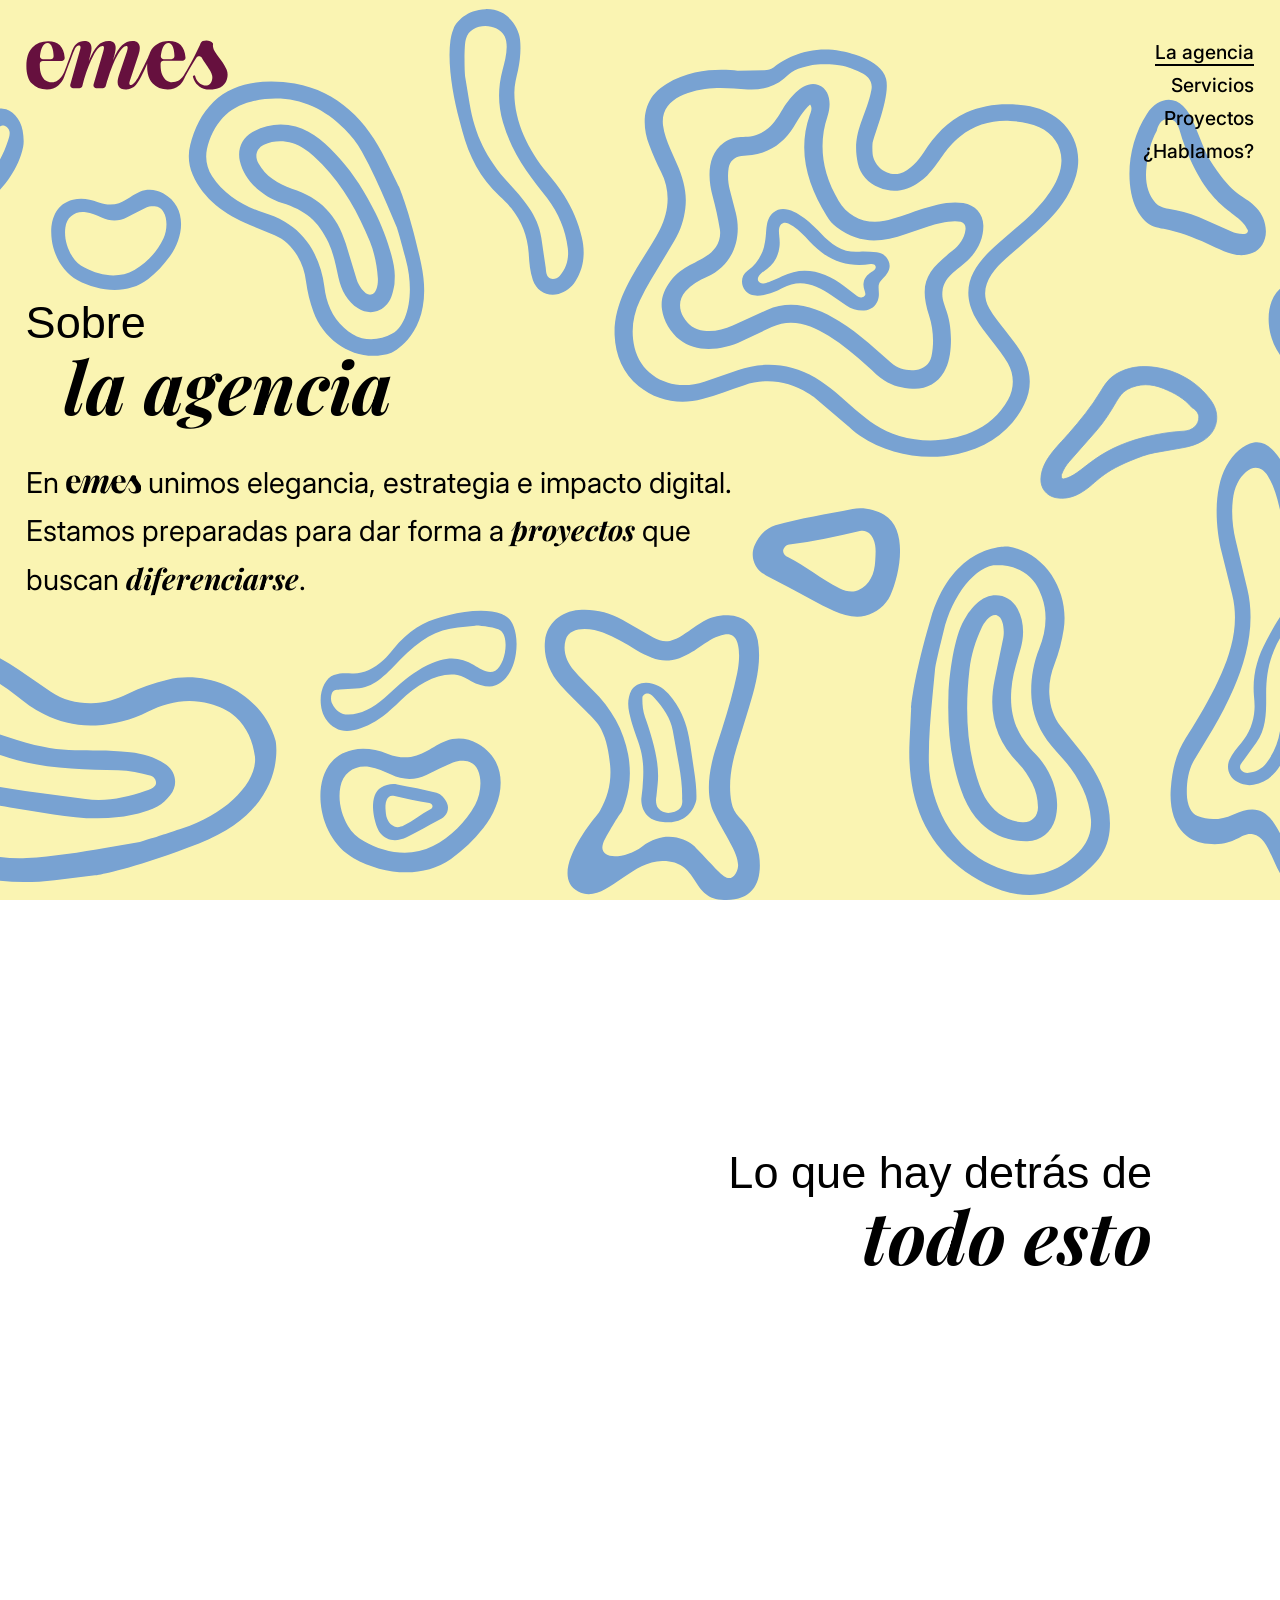
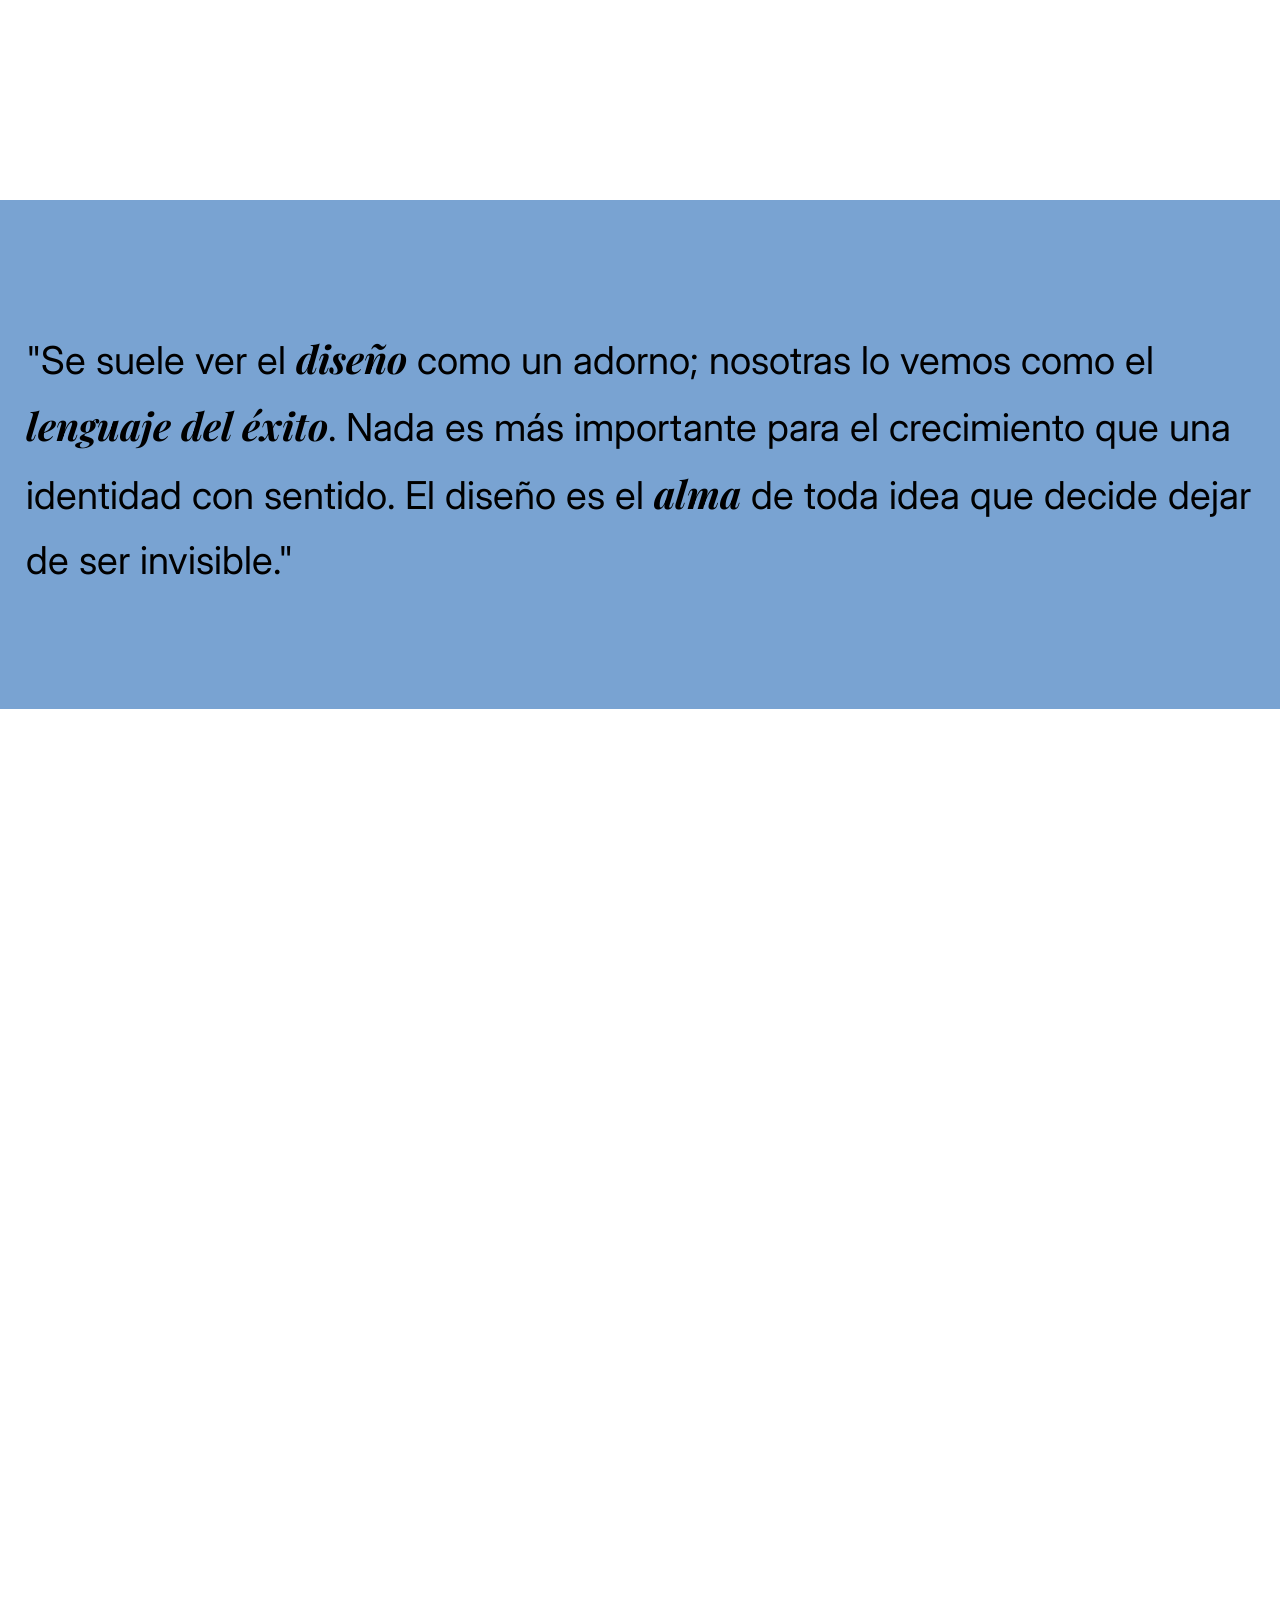
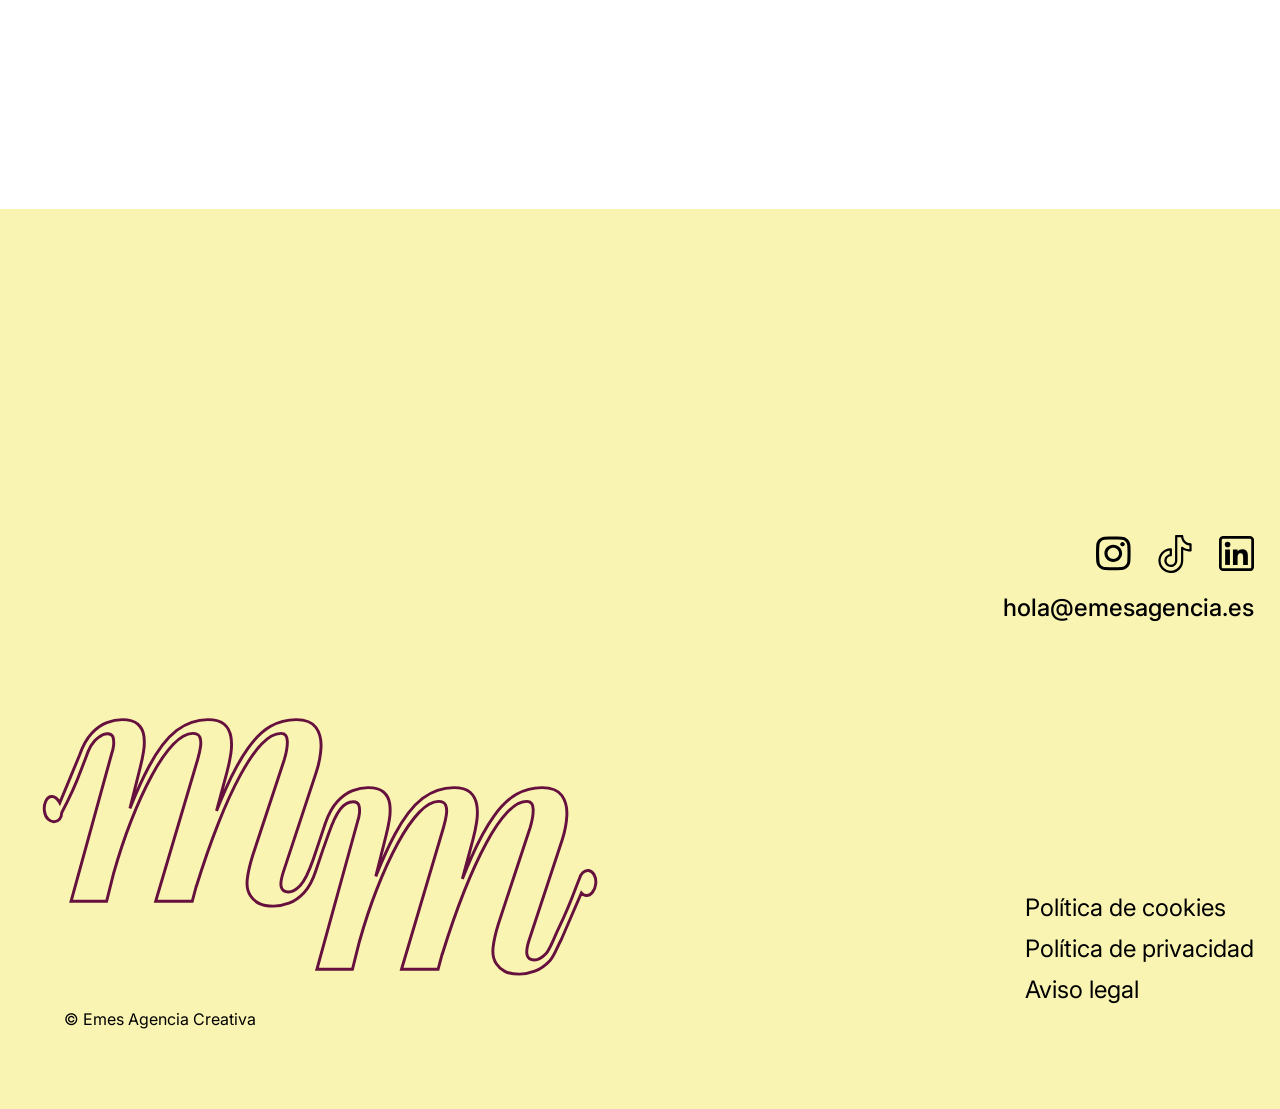
<file: la-agencia/index.html>
<!DOCTYPE html>
<html lang="es">
<head>
    <meta charset="UTF-8">
    <link rel="icon" type="image/png" href="../assets/flaticon.png">
    <meta name="viewport" content="width=device-width, initial-scale=1.0">
    <title>La Agencia — Quiénes Somos — Emes Agencia Creativa</title>
    <meta name="description" content="Conoce a Emes Agencia Creativa: quiénes somos, nuestra filosofía y el equipo que da vida a cada proyecto.">
    <link rel="canonical" href="https://emesagencia.es/la-agencia/">
    <meta property="og:type" content="website">
    <meta property="og:url" content="https://emesagencia.es/la-agencia/">
    <meta property="og:title" content="La Agencia — Quiénes Somos — Emes Agencia Creativa">
    <meta property="og:description" content="Conoce a Emes Agencia Creativa: quiénes somos, nuestra filosofía y el equipo que da vida a cada proyecto.">
    <meta property="og:image" content="https://emesagencia.es/assets/og-emes.jpg">
    <link rel="preconnect" href="https://fonts.googleapis.com">
    <link rel="preconnect" href="https://fonts.gstatic.com" crossorigin>
    <link href="https://fonts.googleapis.com/css2?family=Inter:wght@100..900&family=Playfair+Display:ital,wght@0,400..900;1,400..900&display=swap" rel="stylesheet">
    <link href="https://api.fontshare.com/v2/css?f[]=excon@1,2&display=swap" rel="stylesheet">
    <link rel="stylesheet" href="../estilo.css">
</head>
<body>
<header class="header">
    <nav class="nav-container" id="main-nav">
        <h1 class="header__logo">
            <a href="../index.html" aria-label="Emes Agencia Creativa - inicio">
                <?xml version="1.0" encoding="UTF-8"?>
                <svg id="svg-emes" data-name="Capa 1" xmlns="http://www.w3.org/2000/svg" viewBox="0 0 265.86 65.79"
                    class="emes-logo-svg vertical-align">
                    <defs>
                        <style>
                            .logo-emes {
                                fill: #66103e;
                            }
                        </style>
                    </defs>
                    <path class="logo-emes"
                        d="M264.21,39.66v-.12c-1.44-3.66-4.04-8.09-7.8-13.31l-2.72-3.62c-3.07-4.04-5.23-7.33-6.48-9.89-.31-.64-.76-1.99-1.08-3.75-.47-2.64.33-3.66-.31-4.66-2.44-3.87-8.82-4.66-13.31-2.93-1.08.42-2.81,2.23-3.65,5.11-9.07,19.13-16.88,33.25-21.14,39.73-.57.88-4.19,6.26-9.12,8.18-3.12,1.22-6.31,1.16-6.31,1.16-2.65,0-5.12-.78-7.42-2.34-2.3-1.55-4.17-4.05-5.61-7.47-1.44-3.42-2.16-7.71-2.16-12.86,0-.56,0-1.08,0-1.58.02-2.17,1.78-3.91,3.95-3.91h24.89c2.31,0,4.13-1.98,3.94-4.29-1.15-14.44-8.42-21.65-21.8-21.65-6,0-11.17,1.35-15.52,4.02-2.99,1.84-4.83,3.84-5.28,4.34-3.45,3.78-4.09,6.99-6.69,13.21-.13.31-.27.63-.27.63-.21.44-.41.82-.57,1.12-1.55,3.23-3.14,6.47-4.76,9.72-2.65,5.35-5.31,10.6-7.99,15.76-.03.06-.06.12-.1.18-.56.94-5.39,8.9-8.7,8.9-1.01,0-1.55-.5-1.55-.5-.44-.41-.67-1.06-.67-1.96,0-.78.24-1.91.71-3.38l11.45-34.47c1.08-3.11,1.63-5.96,1.63-8.53,0-2.81-.78-5.03-2.34-6.66-1.55-1.63-3.97-2.46-7.24-2.46-5.23,0-9.84,1.87-13.85,5.61-4.01,3.74-7.97,10.24-11.86,19.52l2.1-7.47c.94-3.5,1.4-6.35,1.4-8.53,0-6.08-3.08-9.12-9.22-9.12-5.61,0-10.43,2.03-14.42,6.08-4.01,4.05-7.93,10.83-11.75,20.33l2.57-10.05c.71-2.65,1.06-4.98,1.06-7.02,0-2.81-.74-5.06-2.22-6.78-1.48-1.71-3.89-2.57-7.24-2.57-1.99,0-3.85.31-5.61.94-1.94.69-3.27,1.58-3.68,1.87-2.9,2.01-4.43,4.65-5.17,6.24-.51.98-.98,2.05-1.4,3.21l-3.15,8.88c-.6,1.59-2.21,5.92-4.39,11.75-2.46,6.56-3.72,9.89-5.74,12.84-.5.73-4.1,5.93-8.05,7.45-1.78.68-5.02,1.15-6.15,1.15h-.09c-2.65,0-5.12-.78-7.42-2.34-2.3-1.55-4.17-4.05-5.61-7.47-1.44-3.42-2.16-7.71-2.16-12.86,0-.56,0-1.08,0-1.58.02-2.17,1.78-3.91,3.95-3.91h24.89c2.31,0,4.13-1.98,3.94-4.29C49.77,8.82,42.51,1.61,29.13,1.61c-8.65,0-15.59,2.78-20.8,8.35C3.1,15.52.5,23.57.5,34.09s2.43,18.06,7.3,23.31c4.87,5.25,11.43,7.89,19.69,7.89,6,0,11-1.78,15.01-5.32,3.62-3.2,6.22-7.02,7.84-11.45.68-1.86,3.89-10.52,9.63-26l2.22-5.96c.57-1.32.95-2.22,1.52-3.55l.33-.73c.24-.55.31-.74.44-1.03,0,0,.26-.58.97-1.48.2-.25.36-.42.4-.47,1.66-1.83,2.95-2.16,3.8-2.16,1.4,0,2.1.82,2.1,2.46,0,.93-.2,2.06-.59,3.38l-12.84,45.45c-.71,2.52,1.18,5.03,3.8,5.03h8.19c1.8,0,3.38-1.22,3.83-2.96l2.28-8.83v.12c3.89-13.01,8.05-23.56,12.44-31.67,4.4-8.1,8.35-12.15,11.86-12.15,1.24,0,1.87.74,1.87,2.22,0,1.16-.31,2.77-.94,4.8l-12.77,43.42c-.74,2.53,1.15,5.07,3.79,5.07h8.43c1.77,0,3.33-1.18,3.8-2.89l2.24-7.99v.35c4.52-14.65,9.02-25.81,13.5-33.48,4.48-7.67,8.31-11.51,11.51-11.51,1.08,0,1.63.78,1.63,2.34,0,1.1-.31,2.65-.94,4.68l-10.52,31.55c-1.16,3.5-1.75,6.55-1.75,9.12,0,2.18.43,3.93,1.28,5.25,1.71,2.81,4.83,4.21,9.34,4.21.61,0,1.61,0,2.87-.21,0,0,2.89-.46,5.67-2,4.04-2.22,6.87-5.51,11.89-15.03,2.3-4.36,5.11-10.1,7.93-17.05-.04.68-.1,1.79-.1,3.18,0,4.59.01,15.44,7.3,23.31,4.87,5.25,11.43,7.89,19.69,7.89,6,0,11-1.78,15.01-5.32.89-.78,3.24-2.86,5.37-6.32,1.18-1.89,1.8-3.44,1.96-3.79,1.23-2.88,5.4-10.26,15.61-26.62,1.61-2.58,5.4-2.52,6.91.12,1.35,2.37,3.38,5.57,6.11,9.59,2.31,3.37,4.02,5.97,5.13,7.83,1.11,1.84,1.89,3.83,2.36,5.93.47,2.12.37,4.32-.31,6.64-.51,1.76-1.48,4.49-4.39,5.92-2.72,1.32-5.58.71-6.57.44-3.65-.97-5.91-3.18-6.98-4.34-2.45-2.65-3.51-5.57-3.98-7.57-.19-.8-.99-1.29-1.79-1.14-.01,0-.02,0-.03,0-.85.17-1.41,1-1.21,1.84.26,1.11.65,2.35,1.21,3.66,1.2,2.84,2.77,4.9,3.97,6.26.77.8,2.55,2.52,4.76,3.89,1.23.76,2.38,1.28,2.69,1.42,1.11.48,1.78.71,2.65.91,2.85.72,8.58,1.14,14.12,0,1.89-.39,5.5-.93,9.45-3.99,2.86-2.21,4.82-5.13,5.88-8.78,1.31-4.47,1.23-8.52-.22-12.16ZM177.42,20.76c.6-5.04,1.62-8.93,3.05-11.65h-.01c1.83-3.46,4.14-5.2,6.95-5.2s4.77,2.01,6.14,6.02c1.04,3.07,1.64,6.77,1.79,11.1.08,2.26-1.69,4.15-3.95,4.15h-10.05c-2.36,0-4.21-2.07-3.93-4.42ZM18.39,20.89c.6-5.04,1.62-8.93,3.05-11.65h-.01c1.83-3.46,4.14-5.2,6.95-5.2s4.77,2.01,6.14,6.02c1.04,3.07,1.64,6.77,1.79,11.1.08,2.26-1.69,4.15-3.95,4.15h-10.05c-2.36,0-4.21-2.07-3.93-4.42Z" />
                </svg>
                <span class="visually-hidden">Emes Agencia Creativa</span>
            </a>
        </h1>

        <input type="checkbox" id="menu-toggle" class="menu-checkbox">

        <label for="menu-toggle" class="nav__burguer" aria-label="Abrir menú">
            <span></span>
            <span></span>
            <span></span>
        </label>

        <div class="header__menu">
            <ul class="header__menu_list">
                <li><a href="../la-agencia/index.html" aria-current="page">La agencia</a></li>
                <li><a href="../servicios/index.html">Servicios</a></li>
                <li><a href="../proyectos/index.html">Proyectos</a></li>
                <li><a href="../contacto/index.html">¿Hablamos?</a></li>
            </ul>
        </div>

        <!-- OVERLAY MENÚ HAMBURGUESA -->
        <div class="menu__overlay u-flex-col">

            <div class="menu__overlay_header">
                <?xml version="1.0" encoding="UTF-8"?>
                <svg id="svg-emes-contorno" data-name="Capa 1" xmlns="http://www.w3.org/2000/svg"
                    viewBox="-3 -3 271.86 71.79" class="emes-logo-svg">
                    <defs>
                        <style>
                            .cls-1 {
                                fill: none;
                                stroke: #66103e;
                                stroke-miterlimit: 10;
                            }
                        </style>
                    </defs>
                    <path class="cls-1"
                        d="M264.21,39.66v-.12c-1.44-3.66-4.04-8.09-7.8-13.31l-2.72-3.62c-3.07-4.04-5.23-7.33-6.48-9.89-.31-.64-.76-1.99-1.08-3.75-.47-2.64.33-3.66-.31-4.66-2.44-3.87-8.82-4.66-13.31-2.93-1.08.42-2.81,2.23-3.65,5.11-9.07,19.13-16.88,33.25-21.14,39.73-.57.88-4.19,6.26-9.12,8.18-3.12,1.22-6.31,1.16-6.31,1.16-2.65,0-5.12-.78-7.42-2.34-2.3-1.55-4.17-4.05-5.61-7.47-1.44-3.42-2.16-7.71-2.16-12.86,0-.56,0-1.08,0-1.58.02-2.17,1.78-3.91,3.95-3.91h24.89c2.31,0,4.13-1.98,3.94-4.29-1.15-14.44-8.42-21.65-21.8-21.65-6,0-11.17,1.35-15.52,4.02-2.99,1.84-4.83,3.84-5.28,4.34-3.45,3.78-4.09,6.99-6.69,13.21-.13.31-.27.63-.27.63-.21.44-.41.82-.57,1.12-1.55,3.23-3.14,6.47-4.76,9.72-2.65,5.35-5.31,10.6-7.99,15.76-.03.06-.06.12-.1.18-.56.94-5.39,8.9-8.7,8.9-1.01,0-1.55-.5-1.55-.5-.44-.41-.67-1.06-.67-1.96,0-.78.24-1.91.71-3.38l11.45-34.47c1.08-3.11,1.63-5.96,1.63-8.53,0-2.81-.78-5.03-2.34-6.66-1.55-1.63-3.97-2.46-7.24-2.46-5.23,0-9.84,1.87-13.85,5.61-4.01,3.74-7.97,10.24-11.86,19.52l2.1-7.47c.94-3.5,1.4-6.35,1.4-8.53,0-6.08-3.08-9.12-9.22-9.12-5.61,0-10.43,2.03-14.42,6.08-4.01,4.05-7.93,10.83-11.75,20.33l2.57-10.05c.71-2.65,1.06-4.98,1.06-7.02,0-2.81-.74-5.06-2.22-6.78-1.48-1.71-3.89-2.57-7.24-2.57-1.99,0-3.85.31-5.61.94-1.94.69-3.27,1.58-3.68,1.87-2.9,2.01-4.43,4.65-5.17,6.24-.51.98-.98,2.05-1.4,3.21l-3.15,8.88c-.6,1.59-2.21,5.92-4.39,11.75-2.46,6.56-3.72,9.89-5.74,12.84-.5.73-4.1,5.93-8.05,7.45-1.78.68-5.02,1.15-6.15,1.15h-.09c-2.65,0-5.12-.78-7.42-2.34-2.3-1.55-4.17-4.05-5.61-7.47-1.44-3.42-2.16-7.71-2.16-12.86,0-.56,0-1.08,0-1.58.02-2.17,1.78-3.91,3.95-3.91h24.89c2.31,0,4.13-1.98,3.94-4.29C49.77,8.82,42.51,1.61,29.13,1.61c-8.65,0-15.59,2.78-20.8,8.35C3.1,15.52.5,23.57.5,34.09s2.43,18.06,7.3,23.31c4.87,5.25,11.43,7.89,19.69,7.89,6,0,11-1.78,15.01-5.32,3.62-3.2,6.22-7.02,7.84-11.45.68-1.86,3.89-10.52,9.63-26l2.22-5.96c.57-1.32.95-2.22,1.52-3.55l.33-.73c.24-.55.31-.74.44-1.03,0,0,.26-.58.97-1.48.2-.25.36-.42.4-.47,1.66-1.83,2.95-2.16,3.8-2.16,1.4,0,2.1.82,2.1,2.46,0,.93-.2,2.06-.59,3.38l-12.84,45.45c-.71,2.52,1.18,5.03,3.8,5.03h8.19c1.8,0,3.38-1.22,3.83-2.96l2.28-8.83v.12c3.89-13.01,8.05-23.56,12.44-31.67,4.4-8.1,8.35-12.15,11.86-12.15,1.24,0,1.87.74,1.87,2.22,0,1.16-.31,2.77-.94,4.8l-12.77,43.42c-.74,2.53,1.15,5.07,3.79,5.07h8.43c1.77,0,3.33-1.18,3.8-2.89l2.24-7.99v.35c4.52-14.65,9.02-25.81,13.5-33.48,4.48-7.67,8.31-11.51,11.51-11.51,1.08,0,1.63.78,1.63,2.34,0,1.1-.31,2.65-.94,4.68l-10.52,31.55c-1.16,3.5-1.75,6.55-1.75,9.12,0,2.18.43,3.93,1.28,5.25,1.71,2.81,4.83,4.21,9.34,4.21.61,0,1.61,0,2.87-.21,0,0,2.89-.46,5.67-2,4.04-2.22,6.87-5.51,11.89-15.03,2.3-4.36,5.11-10.1,7.93-17.05-.04.68-.1,1.79-.1,3.18,0,4.59.01,15.44,7.3,23.31,4.87,5.25,11.43,7.89,19.69,7.89,6,0,11-1.78,15.01-5.32.89-.78,3.24-2.86,5.37-6.32,1.18-1.89,1.8-3.44,1.96-3.79,1.23-2.88,5.4-10.26,15.61-26.62,1.61-2.58,5.4-2.52,6.91.12,1.35,2.37,3.38,5.57,6.11,9.59,2.31,3.37,4.02,5.97,5.13,7.83,1.11,1.84,1.89,3.83,2.36,5.93.47,2.12.37,4.32-.31,6.64-.51,1.76-1.48,4.49-4.39,5.92-2.72,1.32-5.58.71-6.57.44-3.65-.97-5.91-3.18-6.98-4.34-2.45-2.65-3.51-5.57-3.98-7.57-.19-.8-.99-1.29-1.79-1.14-.01,0-.02,0-.03,0-.85.17-1.41,1-1.21,1.84.26,1.11.65,2.35,1.21,3.66,1.2,2.84,2.77,4.9,3.97,6.26.77.8,2.55,2.52,4.76,3.89,1.23.76,2.38,1.28,2.69,1.42,1.11.48,1.78.71,2.65.91,2.85.72,8.58,1.14,14.12,0,1.89-.39,5.5-.93,9.45-3.99,2.86-2.21,4.82-5.13,5.88-8.78,1.31-4.47,1.23-8.52-.22-12.16ZM177.42,20.76c.6-5.04,1.62-8.93,3.05-11.65h-.01c1.83-3.46,4.14-5.2,6.95-5.2s4.77,2.01,6.14,6.02c1.04,3.07,1.64,6.77,1.79,11.1.08,2.26-1.69,4.15-3.95,4.15h-10.05c-2.36,0-4.21-2.07-3.93-4.42ZM18.39,20.89c.6-5.04,1.62-8.93,3.05-11.65h-.01c1.83-3.46,4.14-5.2,6.95-5.2s4.77,2.01,6.14,6.02c1.04,3.07,1.64,6.77,1.79,11.1.08,2.26-1.69,4.15-3.95,4.15h-10.05c-2.36,0-4.21-2.07-3.93-4.42Z" />
                </svg>
            </div>

            <nav class="menu__overlay_nav u-flex-center">
                <ul class="menu__overlay_nav_list">
                    <li><a href="../la-agencia/index.html" aria-current="page">La agencia</a></li>
                    <li><a href="../servicios/index.html">Servicios</a></li>
                    <li><a href="../proyectos/index.html">Proyectos</a></li>
                    <li><a href="../contacto/index.html">¿Hablamos?</a></li>
                </ul>
            </nav>

            <div class="menu__overlay_footer u-flex-col">
                <?xml version="1.0" encoding="UTF-8"?>
                <svg id="svg-mm-contorno" data-name="Capa 1" xmlns="http://www.w3.org/2000/svg"
                    viewBox="0 0 200.99 90.3" class="logo-mm-contorno__footer">
                    <defs>
                        <style>
                            .cls-1 {
                                fill: none;
                                stroke: #66103e;
                                stroke-miterlimit: 10;
                            }
                        </style>
                    </defs>
                    <path class="cls-1"
                        d="M192.12,53.21c-1.42-.15-2.76,1.22-3.22,3.16-1.03,2.36-2.73,7.93-6.84,16.38-2.03,4.17-3.01,7.31-4.39,8.79-1.39,1.48-2.73,2.23-4.04,2.23s-2.12-.55-2.43-1.64c-.31-1.09-.08-2.81.69-5.16l11.32-34.35c.92-2.89,1.44-5.67,1.56-8.32.12-2.66-.46-4.88-1.73-6.68-1.27-1.8-3.52-2.7-6.76-2.7s-6.07.76-8.72,2.29c-2.66,1.52-5.24,4.03-7.74,7.5-2.5,3.48-5.03,8.09-7.57,13.83-1.02,2.31-2.08,4.84-3.16,7.58l3.63-13.5c.54-2.03.96-4.08,1.27-6.15.31-2.07.31-3.99,0-5.74-.31-1.76-1.06-3.16-2.25-4.22-1.2-1.06-3.06-1.58-5.6-1.58-3.85,0-7.39,1.23-10.63,3.69-3.24,2.46-6.4,6.56-9.48,12.31-2.08,3.87-4.24,8.66-6.49,14.32l3.49-13.91c.46-1.8.85-3.63,1.15-5.51.31-1.88.35-3.65.12-5.33-.23-1.68-.92-3.03-2.08-4.05-1.15-1.01-2.93-1.52-5.31-1.52-1.69,0-3.45.35-5.26,1.05-1.81.7-3.52,1.92-5.14,3.63-1.62,1.72-3,4.18-4.16,7.38l-2.58,7.74h-.01l-1.62,4.81c-1.54,4.38-3.01,7.31-4.39,8.79-1.39,1.48-2.73,2.23-4.04,2.23s-2.12-.55-2.43-1.64c-.31-1.09-.08-2.81.69-5.16l11.32-34.35c.92-2.89,1.44-5.67,1.56-8.32.12-2.66-.46-4.88-1.73-6.68-1.27-1.8-3.52-2.7-6.76-2.7s-6.07.76-8.72,2.29c-2.66,1.52-5.24,4.03-7.74,7.5-2.5,3.48-5.03,8.09-7.57,13.83-1.02,2.31-2.08,4.84-3.16,7.58l3.63-13.5c.54-2.03.96-4.08,1.27-6.15.31-2.07.31-3.99,0-5.74-.31-1.76-1.06-3.16-2.25-4.22-1.2-1.06-3.06-1.58-5.6-1.58-3.85,0-7.39,1.23-10.63,3.69-3.24,2.46-6.4,6.56-9.48,12.31-2.08,3.87-4.24,8.66-6.49,14.32l3.49-13.91c.46-1.8.85-3.63,1.15-5.51.31-1.88.35-3.65.12-5.33-.23-1.68-.92-3.03-2.08-4.05-1.15-1.01-2.93-1.52-5.31-1.52-1.69,0-3.45.35-5.26,1.05-1.81.7-3.52,1.92-5.14,3.63-1.62,1.72-3,4.18-4.16,7.38l-6.76,16.34c-.69-1.26-1.85-2.3-2.96-2.14-1.63.23-2.61,2.62-2.28,5,.33,2.38,1.92,3.79,3.55,3.55,1.32-.19,2.25-1.3,2.38-3.11,4.91-9.22,6.19-13.57,7.1-15.9.84-2.15,1.16-2.99,1.9-4.96.3-.8.98-2.17,2.15-3.53,0,0,2.2-2.52,4.39-2.52,1.08,0,1.73.41,1.96,1.23.23.82.29,1.76.17,2.81-.12,1.06-.33,1.98-.64,2.76l-13.87,50.41h12.13l2.36-9.4c1.79-6.35,3.75-12.29,5.9-17.79,2.35-6.02,4.76-11.29,7.22-15.82,2.46-4.53,4.89-8.05,7.28-10.55,2.39-2.5,4.58-3.75,6.59-3.75,1.31,0,2.14.43,2.48,1.29.35.86.42,1.95.23,3.28-.19,1.33-.52,2.77-.98,4.34l-14.33,48.41h12.48l1.43-5.32-.04.28c2.46-7.97,4.97-15.16,7.51-21.57,2.54-6.41,5.06-11.92,7.57-16.53,2.5-4.61,4.91-8.13,7.22-10.55,2.31-2.42,4.51-3.63,6.59-3.63,1.46,0,2.2.92,2.2,2.75s-.35,3.89-1.04,6.15l-10.86,32.94c-.92,2.97-1.52,5.61-1.79,7.91-.27,2.31.1,4.2,1.1,5.69.69,1.1,1.66,1.95,2.89,2.58,1.23.62,2.89.94,4.97.94,1.69,0,3.45-.33,5.26-1s3.52-1.85,5.14-3.58c1.62-1.72,2.96-4.22,4.04-7.5l2.57-7.62h.02l1.73-4.92c1.39-3.99,2.73-6.82,4.04-8.5,1.31-1.68,2.77-2.52,4.39-2.52,1.08,0,1.73.41,1.96,1.23.23.82.29,1.76.17,2.81-.12,1.06-.33,1.98-.64,2.76l-13.87,50.41h12.13l2.36-9.4c1.79-6.35,3.75-12.29,5.9-17.79,2.35-6.02,4.76-11.29,7.22-15.82,2.46-4.53,4.89-8.05,7.28-10.55,2.39-2.5,4.58-3.75,6.59-3.75,1.31,0,2.14.43,2.48,1.29.35.86.42,1.95.23,3.28-.19,1.33-.52,2.77-.98,4.34l-14.33,48.41h12.48l1.43-5.32-.04.28c2.46-7.97,4.97-15.16,7.51-21.57,2.54-6.41,5.06-11.92,7.57-16.53,2.5-4.61,4.91-8.13,7.22-10.55,2.31-2.42,4.51-3.63,6.59-3.63,1.46,0,2.2.92,2.2,2.75s-.35,3.89-1.04,6.15l-10.86,32.94c-.92,2.97-1.52,5.61-1.79,7.91-.27,2.31.1,4.2,1.1,5.69.69,1.1,1.66,1.95,2.89,2.58,1.23.62,2.89.94,4.97.94,1.69,0,3.45-.33,5.26-1s3.52-1.85,5.14-3.58c1.62-1.72,2.35-4.35,4.04-7.5l6.74-15.61c.42.49.94.81,1.53.87,1.62.17,3.12-1.61,3.36-3.98.24-2.36-.88-4.41-2.5-4.58Z" />
                </svg>

                <div class="footer__items u-flex-col">
                    <div class="footer__social-icons u-flex-center">
                        <a href="https://www.instagram.com/emesagencia/" aria-label="Instagram" target="_blank" rel="noopener noreferrer">
                    <svg class="size-icons" width="44" height="43" viewBox="0 0 44 43" fill="none" xmlns="http://www.w3.org/2000/svg">
                        <path d="M31.9839 42.2702C24.9396 42.6569 18.2015 42.6569 11.4635 42.2702C5.20669 41.8835 0.612551 37.4577 0.262522 31.3562C-0.0875074 24.6961 -0.0875074 18.1649 0.262522 11.4618C0.525044 5.66109 4.8129 0.891594 10.6759 0.418942C18.0703 -0.139647 25.1584 -0.139647 32.5527 0.418942C38.6345 0.848626 43.0536 5.70406 43.3162 11.6767C43.5787 18.3368 43.5787 24.6961 43.2286 31.3562C42.9224 37.3288 38.4157 42.0124 32.0277 42.3131L31.9839 42.2702ZM32.1152 38.403C36.4906 38.1452 39.1158 34.7507 39.3345 30.8406C39.6846 24.3953 39.6846 18.1219 39.3345 11.6337C39.1158 7.80951 36.5343 4.58688 32.509 4.24313C25.1584 3.64157 17.9828 3.5986 10.6759 4.2861C7.26311 4.62985 4.68165 7.29389 4.37537 10.6884C3.71906 17.7352 3.76282 24.6961 4.37537 31.7429C4.68165 35.4382 7.6569 38.1452 11.4197 38.403C18.289 38.8327 25.0709 38.8757 32.1589 38.403H32.1152Z" fill="black"/>
                        <path d="M35.9217 9.91453C35.9217 8.49657 34.7404 7.37939 33.3403 7.37939C31.9401 7.37939 30.7588 8.49657 30.7588 9.91453C30.7588 11.3325 31.9401 12.4497 33.3403 12.4497C34.7404 12.4497 35.9217 11.3325 35.9217 9.91453Z" fill="black"/>
                        <path d="M32.8593 21.3017C32.8593 27.3172 27.8714 32.2156 21.7021 32.2156C15.5328 32.2156 10.5449 27.3172 10.5449 21.3017C10.5449 15.2861 15.5328 10.3877 21.7021 10.3877C27.8714 10.3877 32.8593 15.2861 32.8593 21.3017ZM28.9652 21.2587C28.9652 17.3486 25.7275 14.1689 21.7459 14.1689C17.7643 14.1689 14.5265 17.3486 14.5265 21.2587C14.5265 25.1688 17.7643 28.3485 21.7459 28.3485C25.7275 28.3485 28.9652 25.1688 28.9652 21.2587Z" fill="black"/>
                        <path d="M33.3403 12.4497C34.766 12.4497 35.9217 11.3146 35.9217 9.91453C35.9217 8.51441 34.766 7.37939 33.3403 7.37939C31.9146 7.37939 30.7588 8.51441 30.7588 9.91453C30.7588 11.3146 31.9146 12.4497 33.3403 12.4497Z" fill="black"/>
                    </svg>
                </a>

                        <a href="https://www.tiktok.com/@emesagencia?is_from_webapp=1&sender_device=pc" aria-label="TikTok" target="_blank" rel="noopener noreferrer">
                    <svg class="size-icons size-icons-tiktok" id="Capa_1" data-name="Capa 1" xmlns="http://www.w3.org/2000/svg" viewBox="0 0 80.05 91.44">
                        <path d="M32.48,91.44h-5.07c-12.65-1.16-23.39-10.14-26.51-22.64-2.28-9.16-.17-18.79,5.88-26.2,5.54-6.79,14-11.02,23.12-11.01,1.42,0,2.75,1.03,2.75,2.57v14.61c0,1.5-1.36,2.53-2.78,2.55-5.69.08-10.14,4.72-10.12,10.26.02,5.54,4.43,10.08,10.04,10.2,5.28.12,10.37-4.14,10.37-9.8l.07-59.28c0-1.43,1.06-2.69,2.51-2.69h14.64c1.44,0,2.55,1.26,2.55,2.63.03,9.75,7.92,17.49,17.64,17.48,1.33,0,2.47,1.26,2.47,2.57v14.47c-.05,1.56-1.25,2.67-2.81,2.66-6.08-.04-11.93-1.48-17.27-4.33l-.07,26.83c-.28,15.36-12.36,27.8-27.41,29.12ZM54.57,30.67c0-1.26.77-2.08,1.63-2.46.96-.43,1.93-.22,2.8.4,4.64,3.3,10.01,5.26,15.69,5.74l-.02-9.04c-10.51-1.29-18.68-9.51-19.95-19.95h-9.15s.03,55.92.03,55.92c0,8.41-6.35,15.33-14.63,15.86-8.24.53-15.54-5.53-16.51-13.76-.96-8.14,4.56-15.72,12.82-17.21v-9.08c-13.32,1.52-22.85,13.24-21.84,26.32s12.23,23.18,25.4,22.72c13.05-.45,23.71-11.2,23.72-24.53v-30.93Z"/>
                    </svg>
                </a>

                        <a href="https://www.linkedin.com/company/emes-agencia-creativa/about/" aria-label="LinkedIn" target="_blank" rel="noopener noreferrer">
                    <svg class="size-icons" id="Capa_1" data-name="Capa 1" xmlns="http://www.w3.org/2000/svg" viewBox="0 0 91.44 91.44">
                        <path d="M82.33,91.44H9.11c-4.64-.86-8.26-4.47-9.11-9.11V9.1C.86,4.4,4.49.83,9.39,0h72.65c4.97.83,8.55,4.42,9.39,9.39v72.65c-.83,4.91-4.4,8.53-9.1,9.39ZM80.7,84.29c2.02,0,3.6-1.58,3.6-3.6V10.74c0-2.02-1.58-3.6-3.6-3.6H10.75c-2.02,0-3.6,1.58-3.6,3.6v69.95c0,2.02,1.58,3.6,3.6,3.6h69.95Z"/>
                        <circle cx="22.5" cy="22.32" r="7.32"/>
                        <g>
                            <path d="M57.89,45.29c-3.6-.55-6.94.63-8.33,4.1-.65,1.62-.86,3.27-.98,5.09v21.06s-12.15,0-12.15,0v-40.36s12.14,0,12.14,0l.03,5.4c3.63-5.97,10.79-7.06,17.36-5.45,3.96.97,6.81,3.8,8.08,7.64.92,2.77,1.16,5.52,1.32,8.51v24.27s-12.31,0-12.31,0v-21.59c-.15-3.96-1.05-8.03-5.16-8.66Z"/>
                            <rect x="16.07" y="35.18" width="12.5" height="40.36"/>
                        </g>
                    </svg>
                </a>
                    </div>

                    <p class="footer__copyright">© Emes Agencia Creativa</p>
                </div>
            </div>

        </div>

    </nav>
</header>

<main>
<!-- SECCIÓN SOBRE LA AGENCIA -->
<section class="seccion-sobre u-flex-col u-bg-yellow">
    <!-- SVG móvil -->

<svg class="sobre__svg mobile"  xmlns="http://www.w3.org/2000/svg" version="1.1" viewBox="0 0 1080 1920" preserveAspectRatio="xMidYMid slice">
    <defs>
        <style>
            .st0 {
                fill: none;
            }

            .st1,
            .st2 {
                fill: #78a2d2;
            }

            .st2 {
                stroke: #78a2d2;
                stroke-miterlimit: 10;
            }
        </style>
    </defs>
    <path class="st1"
        d="M1003.94,454.33l.39,9.16c.85,20.34-14.16,60.11-24.11,79.77-12.29,24.28-26.17,47.14-44.38,67.35-14.87,16.5-32.55,33.45-54.54,39.66-18.3,5.17-37.76,2.53-54.26-6.9-12.78-7.3-18.53-21.57-15.27-35.84,5.62-24.55,28.41-44.85,52.53-52.23,28.25-8.64,45.42-22.44,57.72-49.47,6.4-14.08,9.18-28.34,12.37-43.38,3.28-15.49,11.27-29.67,24.26-38.08,12.47-8.07,27.15-5.62,36.29,5.34,6.08,7.28,7.25,15.84,8.99,24.63h0ZM957.11,459.97l-13.7,44.88c-10.68,34.99-31.92,57.26-67,68.14-8.58,2.66-16.56,7.18-23.85,12.09-7.58,5.11-13.2,11.93-17.69,19.55-5.05,8.57-2.55,18.5,6.82,22.93,15.89,7.53,34.57,5.04,49.47-4.4,8.9-5.64,15.88-12.5,23.13-20.01,26.24-27.15,44.7-60.33,58.87-95.23,5.99-14.76,9.16-30.26,10.13-46.19.41-6.64-1.15-19.03-8.5-20.3-7.48-1.29-15.64,11.81-17.69,18.55h.02Z" />
    <path class="st1"
        d="M224.33,312.2c16.05-11.83,15.72-33.75,35.61-49.32,8.68-6.79,18.72-11.13,29.87-9.6,12.65,1.73,24.71,8.88,32.8,18.98,14.91,18.6,11.28,46.89,2.15,67.03l-14.88,32.84c-9.85,21.75-1.84,43.03,9.82,61.51,9.86,15.62,21.28,29.21,33.59,42.83,5.19,5.73,10.53,10.76,14.64,17.27,5.94,9.41,8.37,19.25,9.1,30.32.96,14.45-5.11,27.16-17.46,34.42-9.28,5.45-19.59,7.27-30.41,7.75-34.09,1.5-40.06-10.22-55.13-8.64-18.35,1.92-23.35,19.28-37.48,31.97-9.3,8.34-20.41,13.22-32.76,13.07-12.5-.15-21.85-8.77-24.08-21.63-4.6-26.64,13.1-60.29,18.16-85.44,4.11-20.39-4.47-39.71-21.87-49.68-9.45-5.42-18.75-9.9-29.38-12.91-20.1-5.69-41.04-5.31-60.74,1.79-11.73,4.23-28.53,3.71-33.34-9.67-5.66-15.75,13.42-31.04,25.27-38.79,7.27-4.75,14.61-8.85,20.04-15.69,16.23-20.51,3.35-31.6,15.32-48.63,12.97-18.46,37.55-17.84,56.87-12.61,11.64,3.15,23.09,5.46,35.09,7.48,6.33,1.06,13.76-.63,19.2-4.64v-.02h0ZM186.91,334.09l-23.42-5.97c-7.77-1.98-15.43-2.41-23.32-1.11-6.78,1.12-12.02,6.42-12.71,13.87-.73,7.84-.99,15.52-3.52,23.36-4.59,14.25-14.21,25.49-26.58,33.53-8.44,5.49-16.94,10.24-23.99,18.19,3.71,2.79,7.31.99,10.89-.33,38.48-14.23,74.19-3.3,107.93,17.3,4.8,2.93,8.77,6.15,12.17,10.7,18.15,24.27,16.93,47.37,7.86,75.04l-8.17,24.93c-2.88,8.78-6.7,25.73-4.41,34.48,1.11,4.26,4.48,5.67,8.47,5.13,9.18-1.25,16.68-6.83,22.45-14.43,21.07-27.72,33.63-36.98,68.98-25.86,14.03,4.41,29.14,5.31,43.42,2.07,8.25-1.87,13.37-8.68,14.09-16.9.85-9.81-1.13-19.19-7.59-26.54l-21.85-24.86c-8.85-10.07-16.44-20.3-23.57-31.71-14.6-23.4-24.38-50.56-12.45-77.85l16.29-37.25c4.35-9.94,6.6-20.53,5.32-31.23-1.21-10.16-6.75-17.37-14.96-22.18-9.04-5.3-19.35-4.88-27.24,2.6-6.75,6.39-11.34,14.27-14.98,23-11.93,28.59-40.79,39.24-69.12,32.02v-.02.02Z" />
    <path class="st1"
        d="M969.13,942.5c-21.51-50.99-37.6-53.95-65.42-93.04-7.72-10.84-13.22-23.24-14.09-37.81-.79-13.29,7.98-25.96,20.45-28.66,5.64-1.21,12.07-2.05,17.31-.54,12.78,3.67,23.27,10.47,33.48,18.84,16.6,13.62,29.32,30.98,41.11,49.92l23.45,37.67c10.25,16.46,19.83,32.74,26.99,51.47,6.58,17.21,7.67,35.94.94,55.79-5.93,17.48-22.17,30.36-37.77,27.73-7.3-1.23-13.11-6.04-17.13-12.13l-10.77-16.38c-4.75-18.71-11.35-35.73-18.57-52.86h.02ZM991.14,940.01l14.94,40.45c2.98,8.06,6.86,15.61,13.26,20.26,3.32,2.42,7.97.21,11.31-2.31,3.2-2.42,4.65-6.3,5.94-10.77,3.97-13.65,2.34-26.91-2.57-38.71-8.52-20.46-19.26-38.69-31.18-56.73l-33.63-50.91c-11.47-17.36-28-28.67-46.18-36.79-2.93-1.3-6.34-2.92-9.68-2.35-4.6.78-6.92,7.81-5.22,11.63,4.76,10.72,9.89,20.52,17.42,28.96,24.57,27.47,51.99,60.44,65.58,97.26h.02Z" />
    <path class="st1"
        d="M802.89,1738.2c-42.8-25.57-57.55-21.17-99.73-36.28-11.7-4.19-22.33-10.3-30.2-19.7-7.17-8.58-6.13-20.53,2.86-27.28,4.07-3.05,8.98-6.16,14.05-7.23,12.37-2.62,24.38-2.23,36.93-.68,20.41,2.52,39.44,9.09,58.48,17.08l37.87,15.89c16.55,6.94,32.46,14.03,47.56,23.72,13.88,8.9,23.97,21,28.14,36.94,3.67,14.04-3.45,29.1-17.64,33.53-6.64,2.07-13.81,1.16-20.12-1.32l-16.94-6.68c-13.11-10.63-26.91-19.4-41.28-27.99h.02ZM819.87,1727.8l32.19,21.13c6.42,4.21,13.33,7.72,20.9,8.29,3.93.3,6.69-3.02,8.22-6.03,1.46-2.89.75-6.06-.37-9.56-3.41-10.71-11.26-18.93-21.11-24.87-17.08-10.31-34.9-18.24-53.61-25.58l-52.78-20.71c-18-7.06-37.22-8.07-56.24-6.29-3.06.29-6.68.56-9.16,2.27-3.42,2.35-1.89,7.97,1.39,9.85,9.19,5.28,18.24,9.8,28.61,12.46,33.79,8.63,72.64,19.8,101.94,39.04h.02Z" />
    <path class="st1"
        d="M372.24,1570.26c-10.63-34.67,20.34-58.26,50.91-63.65,13.82-2.44,28.03-3.22,42.06-1.65,32.85,3.67,57.18,31.35,67.08,61.66,6.71,20.55-.2,43.71-12.81,60.16-13.54,17.66-34.86,30.1-56.41,17.7-9.61-5.53-16.58-14.4-21.48-24.44-12.71-26.07-33.3-21.34-48.98-27.6-10.01-4-17.28-12.04-20.39-22.17h.02ZM392.07,1565.99c2.83,3.08,5.73,5.18,9.58,6.5,8.76,3.02,17.51,5.34,26.45,7.85,11.55,3.24,19.86,11.38,24.23,22.44,2.69,6.8,5.66,13.22,9.99,18.83,8.37,10.84,22.04,12.71,33.09,4.3,10.35-7.88,17.14-19.9,20.05-32.74,1.67-7.35,1.01-14.04-1.34-20.92-2.21-6.48-4.54-12.22-8.11-18.23-8.19-13.74-20.53-24.49-36.56-28.53-18.47-4.65-38.12-3.34-56.01,3.03-15.71,5.59-32.64,25.26-21.38,37.48h.01Z" />
    <path class="st1"
        d="M672.22,89.79c22.18-40.99,71.7-33.88,104.2-10.73,14.68,10.46,28.21,22.77,39.43,37.04,26.26,33.4,22.82,80.63,3.97,117.03-12.78,24.66-40.22,39.21-66.66,42.48-28.38,3.51-58.99-4.79-67.06-35.72-3.6-13.79-1.74-28.16,3.04-41.71,12.42-35.14-10.47-49.74-18.87-69.73-5.36-12.77-4.54-26.68,1.94-38.66h.01ZM694,104.11c-.26,5.36.43,9.92,2.68,14.63,5.13,10.75,10.89,20.85,16.65,31.3,7.45,13.5,7.48,28.46,1.29,42.43-3.81,8.6-7,17.1-8.24,26.13-2.4,17.44,8.23,31.65,25.89,34.19,16.55,2.38,33.68-2.24,48.07-11.14,8.23-5.1,13.77-11.73,17.96-20.09,3.94-7.87,7.11-15.17,9.38-23.86,5.2-19.89,3.92-40.88-6.82-59.19-12.39-21.12-31.3-37.92-53.26-48.58-19.28-9.35-52.55-7.13-53.61,14.19h0Z" />
    <path class="st1"
        d="M466.09,1779.67c45.94,20.47,58.01,12.19,83.27,19.88,12.01,3.66,22.34,10.55,28.49,21.28,6.36,11.11,3.83,24.31-5.93,32.77-20.09,17.42-48.4,15.02-74.59,16.29-25.13,1.21-49.48,3.19-74.08,8.75-10.88,2.46-21.64,4.73-32.75,1.83-14.74-3.85-27.4-11.9-37.73-23.56-24.15-27.29-34.46-65.63-26.39-101,5.42-23.75,26.61-36.33,49.09-30.61,10.31,2.62,19.07,7.61,27.71,14.04l31.68,23.55c9.79,7.28,20.1,11.83,31.22,16.79h.01ZM427.86,1788.19c-15.92-10.19-29.96-20.92-43.58-33.94-8.25-7.88-20.88-9.43-29.18-1.27-4.19,4.13-4.6,11.02-3.29,16.47-2.45,16.82,1.55,32.36,7.28,48.03,6.21,16.99,17.67,30.19,35.62,35.97,7.38,2.37,15.57,1.07,23.2-.79,16.89-4.1,33.09-7.53,50.6-8.31l57.15-2.54c7.72-.34,14.9-1.84,21.88-4.95,2.21-.99,5.19-4.59,2.48-6.56-21.51-15.65-58.12-1.09-122.16-42.1h0Z" />
    <path class="st2"
        d="M572.96,419.91c9.92-47.97-.45-57.75,1.62-83.38.99-12.19,5.4-23.45,14.33-31.53,9.26-8.37,22.35-8.69,32.42-1.17,20.76,15.49,24.36,42.94,31,67.6,6.38,23.66,13.32,46.42,23.72,68.68,4.6,9.84,9,19.61,8.54,30.78-.6,14.83-5.61,28.55-14.59,40.8-20.95,28.66-55.29,46.44-90.64,46.1-23.73-.22-40.11-17.78-39.34-40.36.36-10.35,3.28-19.73,7.6-29.3l15.83-35.05c4.89-10.83,7.09-21.58,9.49-33.21h.02s0,.03,0,.03ZM589,454.52c-6.39,17.28-13.69,32.87-23.25,48.53-5.79,9.48-4.65,21.84,4.85,28.04,4.81,3.14,11.44,2.08,16.36-.3,16.52-1.16,30.48-8.2,44.2-16.91,14.88-9.45,25.05-23.1,26.82-41.39.72-7.52-2.22-15.03-5.56-21.91-7.4-15.22-14.05-29.94-18.43-46.43l-14.3-53.86c-1.93-7.28-4.85-13.8-9.26-19.81-1.41-1.9-5.45-3.99-6.76-1.01-10.44,23.73,11.04,55.54-14.67,125v.02s0,.01,0,.01Z" />
    <path class="st2"
        d="M147.54,1369.09c41.2-2.18,46.94-12.72,68.27-16.52,10.14-1.8,20.26-.62,28.76,4.93,8.8,5.75,11.86,16.34,7.89,26.16-8.18,20.23-29.77,29.03-48.44,39.72-17.91,10.26-34.97,20.78-50.88,34.02-7.03,5.85-14.05,11.52-23.25,13.54-12.21,2.68-24.46,1.53-36.36-3.15-27.83-10.94-49.66-35.11-56.95-63.98-4.9-19.38,5.9-36.48,24.46-40.68,8.51-1.92,16.78-1.55,25.49-.08l31.94,5.4c9.87,1.67,19.1,1.16,29.08.63h-.01ZM122.78,1389.57c-15.44-1.51-29.7-4.12-44.51-8.56-8.96-2.69-18.78.89-21.8,9.95-1.53,4.59.75,9.77,3.74,13.26,4.48,13.21,13.2,23.08,23.23,32.39,10.88,10.1,24.18,15.47,39.45,13,6.28-1.02,11.77-5.02,16.66-9.22,10.82-9.29,21.38-17.85,33.88-24.94l40.82-23.17c5.52-3.13,10.21-6.9,14.15-11.78,1.25-1.55,2.09-5.29-.63-5.72-21.56-3.42-42.88,20.88-104.97,14.79h-.02,0Z" />
    <path class="st1"
        d="M926.49,1317.32c-20.8,13-52.91-12.26-64.98-27.15-6.03-7.44-8.42-17.85-6.17-27.11,2.23-9.16,8.66-15.89,15.75-21.62,11.4-9.2,23.44-16.48,35.45-24.76l18.25-12.57c9.01-6.22,20.93-5.07,28.01,3.56,5.07,6.17,9.09,14.96,7.45,23.38-4.3,22.08-11.07,42.82-17.1,64.7-2.45,8.86-9.17,16.88-16.69,21.57h.03ZM893.83,1292.17c6.36,3.68,11.42,7.06,18.52,7.41,4.6.23,9.65-1.49,10.9-7,4.52-19.94,9.96-39.29,16.57-58.66,1.02-2.99-.64-6.26-2.59-7.22-2.45-1.22-4.66-.29-6.93,1.33-13.6,9.82-29.3,15.93-44.03,26.66-4.25,3.1-8.11,7.9-8.39,13.13-.58,11.08,6.74,19,15.95,24.34h0Z" />
    <path class="st1"
        d="M943.03,179.11c8.49-15.59,37.72-11.08,50.62-5.98,6.45,2.54,11.65,8.26,13.53,14.9,1.85,6.57.19,13.1-2.25,19.23-3.92,9.85-8.92,18.72-13.55,28.21l-7.04,14.41c-3.47,7.12-11.39,10.64-18.93,7.71-5.39-2.09-11.05-6.2-13-12.09-5.14-15.45-8.24-30.93-12.22-46.87-1.61-6.46-.22-13.9,2.86-19.53h-.02ZM972.56,183.36c-5.31-.06-9.71-.39-14.31,1.91-2.98,1.49-5.55,4.37-4.39,8.29,4.24,14.18,7.69,28.31,10.4,42.87.42,2.25,2.63,3.72,4.2,3.63,1.98-.1,3.04-1.47,3.9-3.3,5.09-11.03,12.81-20.46,18.28-32.46,1.58-3.46,2.31-7.87.63-11.26-3.57-7.19-11-9.58-18.71-9.67h0Z" />
    <path class="st1"
        d="M255.53,334.73c6.45-9.04,18.04-9.62,26.43-3.34,13.84,10.38,4,37.32-2.93,49.81-13.01,23.49-3.95,45.33,10.06,65.26l13.94,19.83c4.9,6.97,7.35,15.4,6.82,24.05-.52,8.61-5.68,15.35-13.52,18.19-10.66,3.86-18.98-2.24-25.71,4.25-7.57,7.29-15.12,15.11-26.27,10.48-6.02-2.5-11.38-7.79-12.05-15.75-.62-7.38-1.4-15.14-.98-22.69.62-10.9-.83-21.13-6.78-30.38-5-7.76-10.84-14.5-17.65-20.73-13.53-12.37-45.32-44.2-28.82-63.69,11.02-13.01,27.23-7.58,45.85-13,13-3.78,23.51-10.97,31.6-22.3h0ZM253.24,360.83c-7,9.94-17.52,15.38-29.29,16.9-13.53,1.74-23.32-3.71-30.12,2.48-2.66,2.42-2.66,6.43-1.01,9.69,9.15,18.09,26.75,27.74,39.57,44.75,14.08,18.68,19.29,41.4,15.58,64.78-.45,2.81.69,5.77,2.99,6.42,7.39,2.09,7.26-13.03,21.32-16.05,10.73-2.31,16.88,7.38,20.04-2.21.73-2.21-.02-4.87-1.61-6.84l-13.84-17.31c-18.99-23.75-28.46-53.74-13.47-82.6,2.74-5.28,5.01-10.25,6.67-16,.49-1.69,5.91-12.57-.65-15.79-6.43-3.17-12.86,7.07-16.2,11.8v-.02h.02Z" />
    <path class="st1" d="M0,337.91" />
    <path class="st1" d="M0,326.91" />
    <line class="st0" x1="23.94" y1="401.65" x2="23.94" y2="401.65" />
    <path class="st1" d="M2.02,370.15" />
    <path class="st1"
        d="M35.94,505.75c21.02,5.05,66.96-15.71,74.54-16.2,1.85-.12,3.7-.16,3.7-.16,2.31-.05,4.62,0,7.02.16,5.72.36,11.77,3.57,16.12,7.68,5.97,5.66,9.13,15.04,7.08,23.23-2.76,11.01-14.83,21.55-23.75,27.49-18.77,12.5-35.75,27.74-45.1,49.09-9.37,21.4-10.97,44.73-7.46,67.77,2.25,14.77,7.54,27.81,17.27,39,15.78,18.16,40.29,24.94,63.17,18.08,36.57-10.98,58.43-39.37,81.34-66.12l12.79-14.93c14.48-16.9,34.45-31.94,56.64-19.66,9.35,5.17,17.46,11.87,26.02,18.34l13.49,10.21c21.74,16.46,45.42,23.13,71.1,10.38,29.77-14.79,48.91-43.2,55.63-76.35,7.84-38.69.05-79.35-21.89-111.65-4.22-6.21-9.04-11.06-13.85-16.61l-28.89-33.33c-2.56-2.96-4.3-6.11-6.46-9.39-14.13-21.44-17.79-47.62-9.72-72.34,5.31-16.27,10.98-31.45,15.45-48.04,6.91-25.62,1.56-52.24-15.19-72.57-14.63-17.76-35.94-26.43-58.62-27.04-34.32-.92-63.55,17.73-91.63,35.58-9.65,6.14-18.69,12.08-28.85,17.31-21.09,10.86-44.17,12.67-65.65,1.94-10.3-5.14-20.5-9.34-31.3-13.35-18.37-6.81-37.92-6.96-53.01,2.76-3.66,2.36-9.53,6.75-16.2,17.63-17.99,29.33-16.51,63.87-14.41,81.61-.07,10.13-.13,20.26-.2,30.39-.03,3.93-1.16,8.2-3.41,11.02-10.51,13.14-24.66,41.17-17.91,76.35.98,5.1,8.85,46.13,32.16,51.74l-.02-.02ZM441,599.5c-7.32,18.23-20.21,32.94-36.79,42.24-13.39,7.51-28.35,7.51-41.72.19-18.06-9.89-35.6-27.46-52.19-36.43-36.79-19.91-62.93.29-86.6,28.51l-13.1,15.61c-6.62,7.89-12.92,15.64-20.26,22.86-15.33,15.11-35.95,31.82-57.82,32.82-17.15.79-32.08-8.98-39.51-24.9-4.88-10.46-6.71-21.48-7.47-33.21-1.34-20.89,4.31-40.98,17.05-57.08,15.42-19.49,28.47-22.57,44.43-38.28,2.93-2.88,4.9-6,7.23-9.12,10.03-13.44,12.91-30.68,6.06-46.02-5.58-12.5-15.02-21.34-28.18-24.12-34.25-7.22-51.64,9.58-83.13,16.27-10.52,2.23-16.88-4.16-20.24-11.41-5.16-11.12-7.68-17.23-9.21-29.68-1.03-8.38-.99-21.33,0-25.95,1.81-8.43,3.48-15.65,5.7-20.11,2.39-4.81,6.09-8.49,9.39-12.45,9.58-11.48,13.19-26.52,12.01-41.79-1.04-13.39-2.5-26.11-1.82-39.38,1.31-25.38,10.78-61.46,42.3-57.66,9.22,1.11,17.89,4.25,26.47,7.94l18.1,7.78c16.1,6.92,32.81,11.24,50.32,8.84,12.98-1.78,25.06-5.7,36.26-12.52l22.56-13.73c15.2-9.26,29.64-18.64,45.64-26.51,17-8.36,35.6-10.92,53.91-6.76,34.51,7.85,51.55,44.23,39.81,79.41l-.02-.02-12.77,38.26c-10.05,30.11-6.9,61.26,9.32,88.34,20.39,34.03,55.66,55.73,67.61,95.71,8.1,27.1,7.19,56.07-3.38,82.39l.04-.04Z" />
    <path class="st1"
        d="M1021.17,327.73l-2.27,27.99c28.11,11.3,38.67,65.35,24.37,117.14-5.32,19.29-6.03,23.94-13.91,49.57l2.59,61.44-2.59-61.44-15.23,35.68c-12.07,28.29-24.19,55.84-39.32,82.52-7.5,13.23-16.21,24.14-26.78,34.89-39.94,40.67-89.68,56.36-145.65,42.73-16.85-4.1-31.73-12.02-43.42-24.78-12.55-13.69-21.06-30.78-24.93-49.05-3.12-14.76,0-29.57,8.06-42.07,17.78-27.6,47.65-45.94,78.46-56.28,12.05-4.04,23.76-8.04,34.59-14.51,17.85-10.67,31.92-24.41,42.2-42.57,10.14-17.9,16.73-37.39,19.25-58.21,2.99-24.68,11.93-47.47,30.66-64.19,8.33-7.44,16.79-13.47,27.8-16.25,16.39-4.14,32.9-.62,47.37,7.16l-1.25-29.78h0c-50.13-17.58-103.82,14.92-121.41,63.49-5.64,15.57-9.52,30.99-11.67,47.46-1.9,14.58-5.9,27.79-13.72,40.36-8.43,13.57-20.1,25.15-35.04,31.33l-39.45,16.33c-36.94,15.29-71.96,39.98-88.05,77.71-6.37,14.94-7.84,30.84-3.9,46.31,6.59,25.92,17.34,48.55,36.38,67.33,32.34,31.88,83.64,35.79,126.27,28.26,67.38-11.9,112.4-58.53,141.23-118l20.24-41.74h0s.51.2,2.03-4.01c3.76-10.42,16.33-39.94,32.86-115.56,23.68-108.29-45.79-139.27-45.79-139.27h.02Z" />
    <path class="st1"
        d="M85.49,1789.12l-.42-9.79c-.91-21.74,15.14-64.29,25.78-85.3,13.14-25.97,27.98-50.41,47.46-72.01,15.9-17.65,34.81-35.77,58.33-42.42,19.57-5.53,40.39-2.7,58.03,7.38,13.66,7.81,19.82,23.07,16.33,38.33-6,26.25-30.38,47.96-56.18,55.86-30.21,9.24-48.58,24-61.73,52.9-6.85,15.06-9.82,30.31-13.23,46.4-3.52,16.57-12.05,31.73-25.95,40.71-13.34,8.63-29.04,6-38.81-5.71-6.51-7.78-7.75-16.94-9.61-26.34h0ZM135.56,1783.09l14.65-48c11.42-37.42,34.14-61.24,71.66-72.87,9.18-2.85,17.71-7.68,25.51-12.93,8.1-5.46,14.12-12.76,18.91-20.91,5.4-9.17,2.73-19.79-7.29-24.53-16.99-8.05-36.97-5.39-52.9,4.71-9.52,6.03-16.98,13.37-24.73,21.4-28.06,29.04-47.8,64.52-62.96,101.85-6.4,15.79-9.79,32.36-10.84,49.41-.44,7.1,1.23,20.35,9.09,21.71,8,1.39,16.73-12.63,18.91-19.83h-.02v-.02Z" />
    <path class="st1"
        d="M72.9,1902.02l2.08-25.7c-25.81-10.37-35.51-60-22.38-107.55,4.89-17.71,5.54-21.98,12.77-45.51l-2.38-56.41,2.38,56.41,13.98-32.76c11.09-25.97,22.21-51.27,36.1-75.76,6.89-12.15,14.89-22.16,24.59-32.03,36.67-37.34,82.33-51.74,133.73-39.23,15.47,3.77,29.13,11.04,39.86,22.75,11.52,12.57,19.34,28.26,22.89,45.03,2.87,13.55,0,27.15-7.4,38.62-16.32,25.34-43.74,42.18-72.03,51.67-11.06,3.71-21.82,7.38-31.76,13.32-16.39,9.8-29.3,22.42-38.74,39.08-9.31,16.43-15.36,34.33-17.67,53.44-2.75,22.66-10.96,43.58-28.15,58.93-7.65,6.83-15.41,12.37-25.53,14.92-15.05,3.8-30.2.57-43.49-6.57l1.15,27.34h0c46.02,16.14,95.32-13.7,111.47-58.29,5.18-14.3,8.74-28.45,10.71-43.57,1.74-13.39,5.42-25.52,12.59-37.06,7.74-12.46,18.45-23.09,32.17-28.77l36.22-14.99c33.91-14.04,66.07-36.71,80.84-71.35,5.85-13.72,7.2-28.31,3.58-42.52-6.05-23.8-15.92-44.57-33.4-61.82-29.69-29.27-76.79-32.86-115.93-25.95-61.86,10.92-103.19,53.74-129.67,108.34l-18.58,38.32h0s-.47-.19-1.87,3.69c-3.45,9.56-14.99,36.67-30.17,106.1-21.74,99.43,42.04,127.86,42.04,127.86v.02Z" />
    <path class="st1"
        d="M623.82,1362.73c2.12-10.15,8.2-19.44,16.55-25.45,19.03-13.71,41.11-17.37,63.93-13.35,22.46,3.95,42.88,11.28,62.8,22.3,12.35,6.83,23.2,14.74,34.67,23.03,34.47,24.9,76.79,43.61,120.14,41.03,11.32-.68,21.67-4.14,32.44-7.24,17.87-5.14,42.32-7.64,53.91-4,0,0,36.84,7.89,38.12,46.25.92,27.57-15.96,44-25.53,48.37-7.88,3.6-10.57,3.92-16.85,5.62-34.1,6.74-82.22.93-116.7-6.11l-16.71-3.41c-37.74-7.7-70.54-22.22-98.68-48.9-6.29-5.96-11.81-11.27-19.02-16.36-19.48-13.72-42.3-21.37-66.59-21.55-13.75-.11-26.77-.16-39.88-3.79-16.32-4.52-26.15-19.47-22.61-36.42v-.02ZM648.91,1376.03c4.05,3.61,9.96,2.9,14.94,3.33l43.55,3.84c33.89,2.99,58.94,24.11,83.47,43.78,36.68,29.41,72.26,44.81,118.92,49.72l38.54,4.06c7.79.83,47.86-.77,56.45-4.34l-.05,1.53c.02-.51-.44-1.37.05-1.53,23.64-7.95,21.55-46.95.47-56.66-14.19-5.7-34.25.81-49.34,5.88v-.02c-25.47,8.57-50.82,9.73-76.8,3.8-25.87-5.91-49.44-16.47-72.26-29.91-14.83-8.73-27.76-18.54-41.98-28.13-22.6-15.22-47.76-24.21-75.06-26.04-15.03-1.01-29.38,3.75-39.86,14.28-4.18,4.19-5.5,12.41-1.04,16.39v.02Z" />
    <path class="st1"
        d="M1069.02,1690.23c8.27-46.3-44.93-55.53-63.6-57.24-4.04-.37-8.1-.22-12.1.43l-43.77,7.21c-70.25,11.58-114.04,8.99-166-44.01l-40.21-41.02c-22.14-22.58-45.9-45.62-76.31-56.16-19.71-6.83-39.07.49-49.33,18.13-14.22,24.43-7.28,39.55-5.66,66.45,1.04,17.33-1.01,27.48-16.88,36.81l-41.03,24.14c-17.74,10.43-31.48,25.75-40.09,44.42-10.1,21.92-4.77,46.52,15.2,60.52,18.13,12.72,41.1,15.96,63.02,11.68,16.72-3.27,31.92-8.42,48.33-12.78,10.73-2.84,21.17-6.32,32.44-5.69,17.25.96,32.99,6.64,48.8,13.49,27.2,11.78,45.85,32.93,57.78,59.54,5.5,12.28,10.88,23.54,18.4,34.88,15.69,23.65,42.82,49.83,71.96,54.27,18.22,2.78,35.39-1.21,51.18-9.93,9.33-5.15,25.95-21.57,32.89-29.77,21.19-25.02,6.52-68.6,30.54-82.54,42.81-24.85,74.29-35.9,84.46-92.86l-.02.03ZM1039.09,1677.01c7.68,17.3-6.29,46.53-61.52,77.71-.38.61-14.89,9.34-19.71,16.12-25.68,36.16-3.94,61.76-24.11,82.51s-42.4,36.14-70.76,21.5c-10.71-5.53-20.79-12.88-29.4-21.52h0c-8.98-9.01-14.64-19.85-20.95-30.72-14.01-24.15-12.57-33.92-35.9-58.82-15.39-16.43-34.04-27.81-55.55-35.32-32.74-11.43-67.37-11.27-100.68-1.86-12.36,3.49-23.86,6.68-36.36,9.11-15.37,2.99-31.44.34-42.5-10.61-14.77-14.63,2.53-38.35,15.34-48.82,13.3-10.89,27.61-19.32,42.8-27.25,7.15-3.73,13.31-8.62,19.66-13.47,10.22-7.81,16.19-19.22,18.32-32.01,4.31-26.03-6.51-46.68.9-68.81,8.15-24.37,43.69,1.48,54.99,11.1,20.06,17.08,38.28,34.99,56.36,54l18.44,19.37c35.19,36.98,82.83,55.83,133.96,53.72,17.51-.73,33.68-3.62,50.87-6.54,8.81-2.38,10.22-2.15,32.62-5.6,2.8-.43,18.38-1.42,21.21-1.42,12.21,0,27.58,7.75,31.97,17.62h0Z" />
    <path class="st1"
        d="M319.13,1344.39c-11.2,9.71-11.8,26.96-3.85,39.34,13.12,20.42,46.63,5.43,62.15-5.05,29.17-19.66,56.55-6.5,81.58,14.05l24.92,20.44c8.76,7.18,19.3,10.71,30.1,9.81,10.74-.89,19.1-8.66,22.56-20.36,4.7-15.89-3.02-28.18,5-38.28,9.01-11.35,18.68-22.69,12.77-39.21-3.2-8.92-9.85-16.81-19.81-17.69-9.21-.81-18.92-1.87-28.34-1.14-13.61,1.08-26.38-.94-38.01-9.66-9.74-7.31-18.23-15.9-26.09-25.95-15.59-19.94-55.7-66.76-79.85-41.95-16.11,16.55-9.15,40.6-15.69,68.35-4.56,19.38-13.41,35.08-27.48,47.28h0v.02ZM351.68,1340.61c12.33-10.54,19-26.25,20.76-43.77,2.02-20.14-4.89-34.62,2.74-44.82,2.99-3.99,7.99-4.04,12.08-1.62,22.68,13.36,34.94,39.39,56.33,58.2,23.49,20.67,51.91,28.1,81.06,22.26,3.5-.71,7.2.94,8.05,4.35,2.7,10.96-16.18,10.97-19.79,31.92-2.75,15.99,9.41,24.99-2.53,29.82-2.74,1.11-6.07.03-8.56-2.3l-21.78-20.34c-29.87-27.9-67.42-41.56-103.27-18.88-6.56,4.14-12.74,7.6-19.89,10.14-2.1.74-15.62,8.95-19.72-.74-4.03-9.52,8.67-19.21,14.54-24.24h-.01v.02Z" />
    <path class="st1"
        d="M489.76,45.51c19.84-13.57,51.9,9.87,64.13,23.96,6.1,7.04,8.77,17.15,6.88,26.32-1.87,9.06-7.93,15.93-14.65,21.83-10.8,9.47-22.29,17.1-33.73,25.7l-17.35,13.07c-8.59,6.45-20.2,5.82-27.38-2.35-5.14-5.86-9.33-14.3-8-22.61,3.47-21.81,9.41-42.41,14.57-64.11,2.09-8.79,8.39-16.92,15.55-21.83v.02s-.02,0-.02,0ZM522.35,68.83c-6.3-3.34-11.34-6.45-18.27-6.5-4.48-.03-9.34,1.85-10.37,7.31-3.77,19.73-8.44,38.92-14.26,58.16-.9,2.98.83,6.1,2.75,6.98,2.43,1.08,4.55.11,6.71-1.6,12.93-10.18,28-16.79,42.02-27.92,4.04-3.2,7.65-8.08,7.75-13.21.2-10.88-7.17-18.33-16.31-23.2h0s-.01-.02-.01-.02h0Z" />
</svg>
<!-- SVG desktop -->
<svg class="sobre__svg desktop" xmlns="http://www.w3.org/2000/svg" version="1.1" viewBox="0 0 1920 1080" preserveAspectRatio="xMidYMid slice">
    <defs>
        <style>
            .st0,
            .st1 {
                fill: #78a2d2;
            }

            .st1 {
                stroke: #78a2d2;
                stroke-miterlimit: 10;
            }
        </style>
    </defs>
    <path class="st0"
        d="M387.75,232c29.71,16.58,24.85,52.16,8.33,75.22-7.46,10.42-16.27,20-26.51,27.87-23.96,18.44-58.07,15.26-84.44,1.15-17.88-9.56-28.52-29.55-31.04-48.66-2.69-20.49,3.13-42.43,25.41-47.8,9.94-2.38,20.32-.85,30.11,2.8,25.43,9.46,35.84-6.81,50.22-12.57,9.19-3.67,19.23-2.88,27.91,1.97h0v.02h.01ZM377.55,247.48c-3.87-.27-7.16.16-10.55,1.72-7.73,3.54-15,7.55-22.5,11.54-9.7,5.17-20.49,4.97-30.61.31-6.23-2.87-12.38-5.29-18.9-6.32-12.59-1.98-22.79,5.46-24.53,18.15-1.63,11.89,1.8,24.29,8.31,34.8,3.72,6.01,8.54,10.1,14.6,13.22,5.7,2.95,11,5.35,17.27,7.11,14.38,4.05,29.53,3.42,42.69-4.06,15.17-8.61,27.2-21.99,34.77-37.66,6.64-13.76,4.85-37.76-10.55-38.82v-.02.03Z" />
    <path class="st0"
        d="M1866.84,331.85c32.23,18.7,24.82,57.2,5.11,81.86-8.91,11.14-19.27,21.32-31.13,29.63-27.76,19.44-65.64,15.2-94.28-.75-19.41-10.8-30.18-32.76-31.93-53.54-1.86-22.31,5.85-45.99,31-51.27,11.21-2.37,22.72-.44,33.45,3.74,27.85,10.88,40.37-6.55,56.74-12.45,10.45-3.77,21.62-2.67,31.04,2.8h0v-.02h0ZM1854.59,348.42c-4.31-.38-7.99,0-11.86,1.61-8.82,3.66-17.14,7.83-25.75,12-11.11,5.38-23.15,4.92-34.17-.38-6.79-3.26-13.52-6.04-20.74-7.31-13.95-2.45-25.73,5.4-28.38,19.12-2.48,12.86.66,26.41,7.34,37.97,3.83,6.6,8.97,11.15,15.56,14.71,6.2,3.34,11.96,6.06,18.88,8.12,15.82,4.72,32.75,4.41,47.85-3.39,17.41-8.99,31.56-23.23,40.89-40.06,8.18-14.78,7.51-40.87-9.6-42.39h-.02Z" />
    <path class="st0"
        d="M765.48,892.51c39.95,23.17,30.76,70.9,6.32,101.45-11.05,13.81-23.9,26.42-38.58,36.71-34.4,24.1-81.35,18.84-116.84-.92-24.06-13.39-37.4-40.59-39.57-66.35-2.32-27.64,7.26-56.99,38.43-63.55,13.9-2.92,28.15-.54,41.46,4.64,34.53,13.48,50.02-8.12,70.32-15.44,12.96-4.68,26.78-3.31,38.47,3.46h-.01ZM750.29,913.05c-5.33-.48-9.91.01-14.7,2-10.93,4.53-21.25,9.71-31.9,14.87-13.77,6.66-28.68,6.1-42.36-.48-8.41-4.04-16.76-7.49-25.69-9.05-17.28-3.03-31.9,6.69-35.17,23.7-3.07,15.94.82,32.74,9.1,47.06,4.74,8.19,11.11,13.82,19.28,18.23,7.68,4.14,14.82,7.51,23.4,10.06,19.61,5.85,40.59,5.47,59.31-4.2,21.58-11.15,39.12-28.79,50.67-49.65,10.14-18.32,9.31-50.66-11.9-52.54h-.04Z" />
    <path class="st0"
        d="M1651.99,204.33c23.02,33.05,33.95,30.06,47.88,45.18,6.62,7.2,10.98,16.59,11.2,27.85.23,11.67-6.17,22.11-15.63,26.05-19.5,8.13-37.34-3.5-55.08-11.27-17.03-7.45-33.82-14-52.05-17.56-8.07-1.57-15.98-3.27-22.27-9.51-8.36-8.28-13.84-19.45-16.49-32.93-6.2-31.53.71-67.84,18.7-95.41,12.07-18.5,30.57-22.11,43.37-9.62,5.87,5.73,9.88,12.97,13.28,21.39l12.5,30.88c3.86,9.54,9.04,16.93,14.61,24.92h-.02s0,.01,0,.01h0ZM1623.69,198.69c-6.87-14.12-12.3-28.05-16.65-43.79-2.63-9.54-10.42-15.14-18.81-10.95-4.25,2.12-6.99,7.89-8.07,12.98-7.64,13.58-10.56,28.24-12.37,43.58-1.97,16.65.87,31.82,10.66,42.85,4.03,4.53,9.89,6.18,15.61,7.17,12.62,2.2,24.55,4.74,36.39,9.98l38.65,17.14c5.23,2.32,10.5,3.47,16.23,3.16,1.81-.1,5.07-2.17,3.99-4.78-8.61-20.68-38-20.58-65.61-77.34h0l-.02-.02Z" />
    <path class="st1"
        d="M1549.1,552.56c-39.63,16.25-41.52,28.28-61.09,39.24-9.3,5.21-19.64,7.56-29.94,5.2-10.66-2.45-17.41-11.49-16.99-22.22.86-22.1,18.92-37.92,33.44-54.52,13.94-15.94,26.94-31.83,37.85-49.93,4.83-8,9.71-15.82,18-20.91,11.02-6.75,23.44-9.87,36.77-9.51,31.16.85,61.11,16.38,78.48,41.39,11.66,16.79,7.12,36.81-9.59,47.19-7.67,4.77-15.9,7.24-24.96,8.85l-33.22,5.84c-10.26,1.8-19.13,5.47-28.72,9.4h-.01l-.02-.02h0ZM1566.12,524.53c15.67-3.87,30.57-6.3,46.66-7.16,9.74-.52,18.09-7.31,17.85-16.99-.13-4.89-4.19-9.05-8.35-11.36-9.07-11.05-21.11-17.46-34.23-22.88-14.24-5.89-29.18-6.43-43.27,1.17-5.8,3.13-9.77,8.83-13.08,14.52-7.31,12.58-14.65,24.37-24.39,35.43l-31.81,36.13c-4.3,4.88-7.56,10.09-9.71,16.1-.67,1.91-.18,5.77,2.65,5.24,22.35-4.16,34.65-34.65,97.69-50.21h-.01Z" />
    <path class="st0"
        d="M1252.97,617.73c29.77,17.39,18.56,72.55,7.53,96.65-5.51,12.06-17.11,21.48-30.23,24.51-12.98,2.99-25.62-.69-37.4-5.82-18.93-8.23-35.86-18.44-54.04-28l-27.6-14.53c-13.64-7.18-19.84-22.49-13.51-36.58,4.52-10.08,13.03-20.5,24.69-23.75,30.62-8.54,61.13-13.2,92.61-19.46,12.75-2.55,27.19.7,37.95,6.98h0ZM1242.23,673.5c.56-10.09,1.54-18.43-2.55-27.35-2.66-5.79-8.07-10.9-15.84-8.99-28.06,6.93-55.97,12.35-84.63,16.33-4.43.61-7.48,4.69-7.45,7.68.04,3.77,2.62,5.91,6.14,7.66,21.13,10.55,38.93,25.97,61.94,37.34,6.64,3.28,15.19,5.02,21.95,2.08,14.36-6.22,19.63-20.14,20.44-34.77h-.01.01v.02Z" />
    <path class="st0"
        d="M649.37,944.94c-15.14,9.01-9.44,37.55-3.84,50.03,2.8,6.23,8.7,11.12,15.38,12.69,6.6,1.55,13.04-.36,19.03-3.01,9.63-4.26,18.24-9.55,27.49-14.5l14.04-7.51c6.94-3.72,10.1-11.64,6.88-18.93-2.31-5.22-6.63-10.61-12.57-12.29-15.57-4.42-31.1-6.82-47.12-10.08-6.49-1.32-13.84.36-19.31,3.61h.02ZM654.83,973.8c-.28-5.22-.79-9.53,1.31-14.15,1.36-2.99,4.11-5.64,8.06-4.64,14.28,3.58,28.48,6.39,43.07,8.45,2.26.32,3.8,2.43,3.79,3.98-.03,1.95-1.33,3.06-3.13,3.97-10.76,5.46-19.8,13.44-31.52,19.33-3.37,1.7-7.73,2.6-11.17,1.08-7.3-3.22-9.98-10.42-10.4-18h.01l-.02-.02h0Z" />
    <path class="st0"
        d="M1050.84,296.66c-12.92,18.2-37.18,18.06-54.2,40.62-7.43,9.84-12.12,21.2-10.3,33.75,2.05,14.24,10.09,27.74,21.35,36.76,20.74,16.61,52,12.22,74.2,1.73l36.19-17.1c23.97-11.32,47.59-2.52,68.16,10.43,17.38,10.95,32.54,23.67,47.75,37.4,6.4,5.78,12.01,11.75,19.27,16.32,10.47,6.59,21.39,9.23,33.65,9.94,16,.93,30-6.04,37.9-20.03,5.93-10.51,7.84-22.14,8.25-34.34,1.3-38.42-11.72-45.02-10.14-62.02,1.93-20.69,21.09-26.5,34.98-42.55,9.13-10.56,14.41-23.12,14.12-37.04-.29-14.08-9.93-24.53-24.19-26.9-29.53-4.91-66.58,15.38-94.34,21.34-22.52,4.83-43.98-4.63-55.2-24.12-6.09-10.59-11.15-21.02-14.59-32.97-6.5-22.58-6.31-46.17,1.34-68.44,4.55-13.26,3.8-32.18-11.05-37.45-17.49-6.21-34.21,15.44-42.65,28.87-5.18,8.24-9.63,16.55-17.16,22.73-22.52,18.5-34.94,4.11-53.65,17.76-20.3,14.8-19.34,42.49-13.36,64.2,3.61,13.08,6.29,25.96,8.64,39.45,1.24,7.12-.55,15.51-4.93,21.67h-.04ZM1074.68,254.27l-6.85-26.32c-2.27-8.74-2.83-17.36-1.47-26.26,1.17-7.65,6.97-13.6,15.21-14.46,8.67-.9,17.17-1.28,25.81-4.21,15.72-5.32,28.06-16.28,36.82-30.29,5.98-9.57,11.15-19.19,19.88-27.21,3.13,4.16,1.17,8.22-.25,12.27-15.34,43.49-2.88,83.61,20.28,121.41,3.3,5.37,6.9,9.82,11.97,13.6,27.04,20.2,52.59,18.58,83.12,8.08l27.5-9.46c9.69-3.34,28.4-7.82,38.1-5.33,4.72,1.21,6.32,4.99,5.77,9.49-1.29,10.35-7.38,18.86-15.73,25.44-30.45,24.02-40.57,38.27-27.89,77.98,5.03,15.76,6.18,32.77,2.75,48.9-1.99,9.31-9.46,15.16-18.55,16.04-10.85,1.06-21.25-1.08-29.44-8.28l-27.73-24.36c-11.23-9.86-22.63-18.31-35.34-26.22-26.05-16.21-56.21-26.95-86.27-13.22l-41.05,18.74c-10.96,5.01-22.65,7.64-34.5,6.32-11.26-1.26-19.29-7.43-24.7-16.63-5.96-10.12-5.6-21.75,2.59-30.72,7-7.67,15.67-12.92,25.29-17.11,31.52-13.73,42.99-46.35,34.71-78.19h-.03Z" />
    <path class="st0"
        d="M1757.3,624.1c-15-18.81-13.5-52.61-32.05-77.32-8.09-10.78-17.65-17.81-28.6-15.83-12.43,2.24-24.57,12.87-33.01,28.17-15.54,28.2-13.53,71.97-5.71,103.36l12.73,51.19c8.43,33.9-.53,66.46-12.9,94.58-10.46,23.76-22.32,44.34-35.06,64.95-5.37,8.67-10.85,16.24-15.21,26.15-6.3,14.32-9.2,29.42-10.51,46.48-1.72,22.26,3.51,42.09,15.17,53.71,8.75,8.72,18.7,11.89,29.23,12.99,33.15,3.48,39.61-14.4,54.21-11.44,17.79,3.59,21.72,30.56,34.81,50.61,8.61,13.19,19.18,21.09,31.23,21.29,12.2.2,21.78-12.78,24.64-32.55,5.92-40.96-9.52-93.48-13.09-132.45-2.9-31.61,6.51-61.12,24.01-75.92,9.5-8.04,18.81-14.63,29.34-18.92,19.9-8.09,40.29-6.79,59.12,4.83,11.21,6.92,27.62,6.69,33.02-13.79,6.37-24.11-11.4-48.36-22.54-60.71-6.83-7.58-13.77-14.15-18.69-24.9-14.72-32.2-1.56-48.88-12.31-75.56-11.65-28.94-35.65-28.81-54.76-21.41-11.52,4.46-22.81,7.64-34.61,10.34-6.23,1.42-13.38-1.44-18.47-7.81v-.04h.01ZM1792.6,659.16l23.15-8.41c7.69-2.79,15.17-3.2,22.8-.91,6.55,1.96,11.37,10.31,11.64,21.83.29,12.12.13,23.99,2.17,36.17,3.71,22.15,12.48,39.82,24.1,52.65,7.93,8.75,15.96,16.38,22.4,28.89-3.77,4.18-7.18,1.28-10.6-.89-36.74-23.27-72.15-7.63-106.16,23.02-4.83,4.36-8.89,9.19-12.45,16.1-19.01,36.83-19.07,72.52-11.72,115.53l6.62,38.74c2.33,13.65,5.14,39.93,2.44,53.35-1.31,6.53-4.67,8.6-8.54,7.63-8.88-2.25-15.9-11.1-21.11-23.04-19.04-43.49-30.79-58.22-65.86-42.26-13.91,6.33-28.7,7.2-42.45,1.72-7.94-3.17-12.57-13.84-12.82-26.56-.3-15.17,2.14-29.58,8.84-40.69l22.65-37.61c9.17-15.23,17.13-30.76,24.69-48.13,15.5-35.61,26.5-77.19,16.34-119.71l-13.87-58.04c-3.71-15.49-5.32-31.91-3.5-48.37,1.73-15.64,7.52-26.57,15.79-33.71,9.1-7.87,19.13-6.86,26.42,4.94,6.23,10.09,10.28,22.41,13.36,36,10.08,44.53,37.65,61.95,65.66,51.77v-.02h0Z" />
    <path class="st0"
        d="M1089.02,324.97c-8.06,5.87-8.49,16.29-2.77,23.77,9.44,12.34,33.55,3.28,44.72-3.05,20.99-11.88,40.69-3.93,58.7,8.49l17.93,12.35c6.3,4.34,13.89,6.47,21.66,5.93,7.73-.54,13.74-5.23,16.23-12.3,3.38-9.6-2.17-17.03,3.6-23.13,6.48-6.86,13.44-13.71,9.19-23.69-2.3-5.39-7.09-10.16-14.25-10.69-6.63-.49-13.61-1.13-20.39-.69-9.79.65-18.98-.57-27.35-5.84-7.01-4.42-13.12-9.61-18.77-15.68-11.22-12.05-40.08-40.34-57.45-25.35-11.59,10-6.58,24.53-11.29,41.3-3.28,11.71-9.65,21.2-19.77,28.57h.01ZM1112.44,322.69c8.87-6.37,13.67-15.86,14.94-26.45,1.45-12.17-3.52-20.92,1.97-27.08,2.15-2.41,5.75-2.44,8.69-.98,16.32,8.07,25.14,23.8,40.53,35.17,16.9,12.49,37.35,16.98,58.32,13.45,2.52-.43,5.18.57,5.79,2.63,1.94,6.62-11.64,6.63-14.24,19.29-1.98,9.66,6.77,15.1-1.82,18.02-1.97.67-4.37.02-6.16-1.39l-15.67-12.29c-21.49-16.86-48.51-25.11-74.3-11.41-4.72,2.5-9.17,4.59-14.31,6.13-1.51.45-11.24,5.41-14.19-.45-2.9-5.75,6.24-11.61,10.46-14.65h-.01,0Z" />
    <path class="st0"
        d="M1255.28,94.43c5.51,22.02-15.84,70.46-16.28,78.41-.11,1.95-.13,3.89-.13,3.89-.03,2.42.05,4.85.23,7.37.44,6,3.86,12.33,8.22,16.85,6,6.21,15.88,9.44,24.46,7.2,11.53-3.01,22.48-15.78,28.63-25.2,12.94-19.83,28.77-37.81,51.1-47.83,22.37-10.05,46.85-11.96,71.07-8.49,15.52,2.22,29.27,7.65,41.12,17.75,19.21,16.38,26.58,42.06,19.6,66.14-11.17,38.5-40.77,61.73-68.62,86.04l-15.55,13.57c-17.6,15.36-33.19,36.48-20.09,59.65,5.52,9.77,12.63,18.22,19.51,27.14l10.85,14.06c17.49,22.66,24.73,47.46,11.59,74.54-15.23,31.4-44.87,51.77-79.61,59.15-40.55,8.6-83.3.83-117.43-21.89-6.57-4.37-11.7-9.39-17.57-14.38l-35.27-30.01c-3.13-2.66-6.46-4.45-9.93-6.69-22.65-14.63-50.16-18.21-76.04-9.5-17.03,5.74-32.91,11.83-50.29,16.69-26.83,7.51-54.83,2.15-76.34-15.24-18.79-15.19-28.1-37.47-28.96-61.28-1.3-36.02,17.99-66.89,36.46-96.55,6.35-10.19,12.5-19.74,17.89-30.46,11.19-22.25,12.87-46.5,1.4-68.94-5.5-10.76-10.01-21.43-14.32-32.73-7.33-19.22-7.68-39.74,2.37-55.68,2.44-3.86,6.99-10.07,18.35-17.18,30.62-19.17,66.89-17.95,85.53-15.92,10.63-.17,21.27-.34,31.9-.5,4.12-.07,8.59-1.29,11.53-3.69,13.69-11.16,42.98-26.29,79.98-19.55,5.37.98,48.52,8.84,54.63,33.26h.01ZM1357.67,518.77c19.07-7.87,34.38-21.54,43.98-39.04,7.76-14.13,7.6-29.84-.21-43.8-10.56-18.87-29.17-37.11-38.76-54.43-21.26-38.43-.31-66.07,29.08-91.19l16.26-13.9c8.21-7.03,16.29-13.72,23.8-21.49,15.71-16.24,33.06-38.05,33.89-61.02.66-18.01-9.74-33.59-26.53-41.24-11.03-5.02-22.62-6.83-34.94-7.51-21.94-1.21-42.99,4.92-59.76,18.46-20.31,16.38-23.42,30.11-39.76,47.02-2.99,3.1-6.25,5.2-9.51,7.68-14.01,10.67-32.09,13.85-48.26,6.82-13.18-5.73-22.55-15.56-25.6-29.35-7.92-35.89,9.55-54.31,16.27-87.43,2.24-11.06-4.53-17.68-12.18-21.14-11.73-5.31-18.16-7.89-31.25-9.38-8.8-1-22.41-.83-27.24.26-8.84,1.99-16.4,3.81-21.06,6.18-5.02,2.55-8.85,6.47-12.98,9.98-11.96,10.17-27.71,14.11-43.76,13.02-14.07-.96-27.44-2.37-41.36-1.52-26.63,1.62-64.42,11.92-60.12,44.98,1.25,9.66,4.64,18.74,8.59,27.71l8.34,18.93c7.42,16.83,12.13,34.34,9.77,52.74-1.74,13.65-5.74,26.36-12.79,38.19l-14.19,23.82c-9.57,16.05-19.28,31.3-27.39,48.18-8.61,17.93-11.12,37.48-6.57,56.66,8.58,36.16,46.94,53.69,83.76,41.01l-.02-.02,40.04-13.78c31.51-10.84,64.25-7.85,92.83,8.92,35.92,21.07,59.06,57.89,101.15,70.04,28.53,8.24,58.94,7,86.47-4.36h.01Z" />
    <path class="st0"
        d="M862.29,352.69c8.2-2.21,15.51-7.63,20.03-14.75,10.31-16.22,12.26-34.45,7.89-52.93-4.3-18.18-11.26-34.54-21.22-50.31-6.17-9.78-13.16-18.28-20.49-27.27-22-27.01-39.32-60.74-39.27-96.32.02-9.29,2.36-17.93,4.38-26.88,3.36-14.86,4.24-34.98.71-44.29,0,0-8.21-29.76-39.64-28.99-22.59.56-35.23,15.14-38.35,23.18-2.57,6.62-2.71,8.83-3.79,14.05-3.9,28.22,3.14,67.3,10.54,95.17l3.58,13.51c8.09,30.5,21.53,56.64,44.68,78.39,5.17,4.86,9.78,9.12,14.28,14.78,12.15,15.28,19.49,33.58,20.79,53.45.74,11.24,1.4,21.89,5,32.44,4.47,13.13,17.16,20.47,30.87,16.77h0ZM850.22,332.8c-3.15-3.14-2.84-8.01-3.44-12.06l-5.21-35.44c-4.05-27.58-22.52-47.07-39.77-66.2-25.8-28.61-40.08-56.98-46.31-94.91l-5.15-31.33c-1.05-6.33-1.64-39.19.87-46.38l-1.25.11c.41-.04,1.14.29,1.25-.11,5.38-19.72,37.38-19.86,46.32-3.07,5.33,11.33.96,28.06-2.47,40.63h.01c-5.8,21.24-5.55,42.03.54,63,6.06,20.88,15.82,39.66,27.89,57.69,7.85,11.72,16.49,21.82,25,33,13.53,17.76,22.07,37.91,24.86,60.16,1.54,12.24-1.67,24.21-9.79,33.28-3.23,3.61-9.89,5.09-13.35,1.63Z" />
    <path class="st0"
        d="M576.76,840.37c.06,8.75,2.33,16.9,6.16,22.33,8.72,12.38,20.12,16.28,32.72,13.64,12.4-2.6,24.08-8.15,35.87-16.88,7.31-5.41,13.94-11.8,20.94-18.49,21.02-20.08,45.58-34.61,68.45-30.91,5.97.98,11.14,4.29,16.56,7.31,9,5.02,21.79,8,28.36,5.29,0,0,20.5-5.47,25.22-38.21,3.39-23.53-3.89-38.16-8.54-42.23-3.83-3.35-5.23-3.72-8.4-5.38-17.5-6.95-43.79-3.65-62.94,1.17l-9.28,2.33c-20.95,5.27-39.99,16.55-57.82,38.37-3.98,4.87-7.49,9.22-11.87,13.32-11.84,11.05-24.83,16.8-37.82,16.11-7.35-.39-14.31-.79-21.69,1.86-9.18,3.3-16.01,15.73-15.91,30.35h0ZM591.55,829.88c2.54-2.95,5.62-2.13,8.33-2.34l23.65-1.77c18.41-1.37,34-18.56,49.17-34.52,22.68-23.87,43.29-35.79,68.72-38.36l21-2.13c4.24-.44,25.47,2.32,29.68,5.67l.14-1.31c-.04.43-.38,1.15-.14,1.31,11.79,7.62,6.56,40.88-5.72,48.44-8.17,4.37-18.2-1.89-25.71-6.74h0c-12.69-8.2-26.1-10.07-40.6-5.9-14.43,4.15-28.13,12.36-41.72,23.05-8.84,6.95-16.77,14.89-25.37,22.58-13.67,12.23-28.04,19.04-42.81,19.65-8.13.34-15.29-4.22-19.77-13.59-1.78-3.73-1.63-10.8,1.17-14.04Z" />
    <path class="st0"
        d="M1676.67,938.19c5.97,3.48,13.09,4.75,19.48,3.53,14.55-2.77,25.27-11.35,32.42-23.64,7.03-12.1,11.54-24.73,13.99-38.76,1.52-8.69,1.89-17.17,2.32-26.11,1.3-26.83,8.87-54.57,27.58-73.44,4.89-4.93,10.79-8.19,16.68-11.79,9.77-5.99,20.85-16.18,23.67-23.12,0,0,10.82-20.46-8-37.89-13.52-12.52-28.59-11.95-34.64-9.45-4.98,2.06-6.22,3.16-9.6,5.31-17.1,12.78-33.5,37.53-43.81,56.53l-4.99,9.21c-11.28,20.79-17.14,42.3-14.99,66.99.48,5.51.94,10.39.6,15.96-.91,15.01-6.22,28.9-15.89,40.19-5.47,6.39-10.67,12.42-14.11,20.07-4.28,9.51-.69,20.61,9.28,26.42h.01ZM1680.05,920.78c-.19-3.45,2.54-5.87,4.32-8.36l15.56-21.78c12.11-16.95,11.53-37.78,11.47-57.73-.09-29.83,6.45-53.01,22.71-76.69l13.44-19.57c2.71-3.96,19.62-21.75,24.87-24.14l-.79-.65c.26.21.51.8.79.65,13.51-7.42,32.33,10.66,28.75,24.65-2.83,9.05-14.17,15.45-22.79,20.18h.01c-14.55,8-25.33,19.19-32.77,33.78-7.41,14.53-11.56,30.04-13.96,46.47-1.56,10.68-1.8,20.95-2.69,31.71-1.41,17.11-6.98,32.66-17.03,46.06-5.53,7.38-13.69,11.91-23.21,12.12-3.79.09-8.47-2.91-8.68-6.71h0Z" />
    <path class="st0"
        d="M665.35,341.1l.37-8.84c.82-19.63-13.67-58.04-23.28-77.02-11.86-23.45-25.26-45.51-42.84-65.02-14.36-15.94-31.43-32.29-52.66-38.29-17.67-4.99-36.46-2.44-52.39,6.67-12.34,7.05-17.89,20.83-14.74,34.6,5.42,23.7,27.43,43.3,50.72,50.42,27.27,8.34,43.85,21.66,55.73,47.76,6.18,13.6,8.87,27.36,11.94,41.89,3.17,14.96,10.88,28.65,23.43,36.76,12.04,7.79,26.22,5.42,35.04-5.16,5.87-7.03,7-15.29,8.68-23.78h0ZM620.14,335.65l-13.22-43.34c-10.31-33.78-30.82-55.29-64.69-65.79-8.29-2.57-15.99-6.93-23.03-11.67-7.31-4.93-12.75-11.52-17.08-18.88-4.88-8.28-2.46-17.86,6.58-22.15,15.34-7.27,33.37-4.87,47.76,4.25,8.6,5.45,15.33,12.07,22.33,19.32,25.34,26.22,43.16,58.25,56.84,91.95,5.78,14.25,8.84,29.21,9.79,44.6.4,6.4-1.11,18.37-8.21,19.6-7.22,1.25-15.1-11.4-17.08-17.91h.02-.02Z" />
    <path class="st0"
        d="M661.89,423.28l-1.75-21.6c21.69-8.72,29.83-50.42,18.81-90.38-4.11-14.88-4.66-18.47-10.73-38.24l2-47.4-2,47.4-11.75-27.53c-9.32-21.83-18.67-43.08-30.34-63.67-5.79-10.21-12.51-18.62-20.66-26.92-30.81-31.38-69.19-43.48-112.38-32.97-13,3.16-24.48,9.28-33.5,19.12-9.68,10.57-16.25,23.75-19.24,37.84-2.41,11.39,0,22.81,6.22,32.46,13.72,21.3,36.76,35.44,60.53,43.42,9.29,3.12,18.33,6.2,26.69,11.19,13.77,8.23,24.62,18.83,32.56,32.84,7.83,13.81,12.91,28.84,14.85,44.91,2.31,19.04,9.2,36.63,23.66,49.52,6.43,5.74,12.95,10.39,21.45,12.54,12.65,3.2,25.38.48,36.55-5.52l-.96,22.98h0c-38.67,13.57-80.1-11.51-93.67-48.98-4.36-12.01-7.35-23.91-9-36.62-1.47-11.25-4.56-21.44-10.58-31.14-6.5-10.47-15.5-19.4-27.03-24.18l-30.43-12.6c-28.5-11.79-55.52-30.85-67.93-59.96-4.92-11.53-6.05-23.79-3.01-35.73,5.09-20,13.37-37.46,28.07-51.94,24.95-24.59,64.53-27.61,97.42-21.8,51.99,9.18,86.71,45.16,108.97,91.04l15.62,32.2h0s.4-.16,1.56,3.1c2.9,8.04,12.6,30.81,25.35,89.16,18.27,83.55-35.33,107.45-35.33,107.45h0Z" />
    <path class="st0"
        d="M522.78,889.05l-25.56,14.29c7.58,32.22-32.57,73.42-86.1,90.67-19.93,6.42-24.39,8.5-51.37,16.29l-51.45,38.26,51.45-38.26-40.19,6.98c-31.87,5.53-63.13,10.6-95.49,12.4-16.05.9-30.84-.66-46.64-4-59.74-12.62-103.96-48.76-126.71-107.72-6.85-17.75-9.19-35.93-5.39-54.03,4.08-19.43,13.58-37.17,26.97-51.38,10.81-11.47,25.53-17.27,41.29-17.24,34.79.06,69.04,16.56,96.97,38.59,10.92,8.61,21.6,16.95,33.86,23.03,20.22,10.02,40.76,14.81,62.78,13.56,21.71-1.22,42.59-6.61,62.12-16.48,23.15-11.7,48.34-16.87,74.32-9.58,11.56,3.24,21.98,7.42,31.17,15.83,13.68,12.51,20.82,29.61,23.04,47.34l24.94-18.55h0c-15.73-55.94-76.9-85.86-129.68-73.5-16.92,3.96-32.63,9.43-48.17,17.11-13.76,6.79-27.64,10.86-43.3,11.09-16.91.25-34.1-3.61-48.66-13.61l-38.42-26.39c-35.98-24.72-78.9-42.19-121.39-34.8-16.83,2.93-31.46,10.88-42.39,23.51-18.31,21.16-31.22,44.16-35.69,72.49-7.58,48.09,20.68,97.11,53.48,131.55,51.83,54.43,119.84,68.19,188.97,59.7l48.52-5.96h0s.14.58,4.72-.49c11.31-2.66,44.55-8.47,120.03-37.6,108.09-41.72,91.99-123.1,91.99-123.1h-.02Z" />
    <path class="st0"
        d="M1353.9,735.61l-5.16,8.58c-11.45,19.07-17.84,65.1-18.58,89.17-.91,29.73.46,58.92,7.38,87.84,5.64,23.61,13.75,49.12,31.61,66.58,14.86,14.53,34.92,22.17,55.69,21.75,16.08-.32,29.06-11.02,33.4-26.41,7.45-26.49-3.81-57.9-23.11-77.6-22.59-23.06-31.86-45.28-29.53-77.66,1.22-16.86,6.01-32,10.81-48.11,4.95-16.59,4.7-34.37-3.38-49.23-7.75-14.26-23.13-19.59-37.63-13.86-9.64,3.81-15.24,11.41-21.51,18.94h.01ZM1395.89,765.52l-10.33,50.24c-8.05,39.17.69,71.65,28.67,100.43,6.85,7.04,12.14,15.55,16.57,24.08,4.6,8.86,6.43,18.36,6.75,28.01.36,10.87-7.23,19.09-18.53,18.45-19.18-1.08-35.81-13.24-45.18-30.09-5.59-10.07-8.7-20.3-11.73-31.3-10.99-39.79-11.35-81.28-6.7-122.19,1.97-17.3,7.04-33.83,14.43-49.64,3.08-6.58,11.05-17.66,18.78-15.04,7.85,2.66,8.83,19.52,7.28,27.05h-.01Z" />
    <path class="st0"
        d="M1401.85,655.79l-9.96,22.42c-26.28-3.08-56.97,33.96-67.64,79.66-3.98,17.02-5.38,20.88-10.04,43.83l-27.66,46.04,27.66-46.04-3.23,33.72c-2.56,26.74-4.78,52.94-4.32,79.72.23,13.28,2.35,25.29,5.96,37.95,13.63,47.88,45.23,80.69,93.85,93.63,14.64,3.89,29.36,4.04,43.65-.86,15.35-5.25,29.01-14.8,39.62-27.2,8.56-10.01,12.35-22.68,11.4-35.63-2.1-28.6-17.34-55.14-36.65-75.94-7.55-8.13-14.86-16.1-20.46-25.58-9.23-15.64-14.28-32.06-14.57-50.28-.3-17.97,2.8-35.66,9.56-52.69,8.02-20.18,10.68-41.39,3.3-62.04-3.28-9.19-7.25-17.34-14.53-24.08-10.84-10.02-24.97-14.22-39.32-14.3l13.41-22.32h0c45.79,7.46,73.39,54.82,66.58,99.42-2.18,14.3-5.65,27.75-10.88,41.27-4.64,11.98-7.09,23.78-6.35,36.69.8,13.93,4.91,27.68,13.78,38.67l23.43,29.01c21.94,27.16,38.48,60.73,35.06,96.39-1.36,14.12-6.88,26.93-16.36,37.15-15.89,17.13-33.58,29.99-56.04,36.43-38.12,10.94-79.1-7.5-108.65-31.09-46.7-37.28-61.74-91.85-59-149.51l1.92-40.47h0s-.48-.06.12-3.93c1.47-9.56,4.17-37.45,23.09-102.36,27.09-92.95,93.31-87.67,93.31-87.67h-.04Z" />
    <path class="st0" d="M1248.55-327.32" />
    <path class="st0"
        d="M1102.9,1026.04c-2.99-21.41-16.19-37.7-24.15-45.79-4.62-4.7-7.74-10.69-8.93-17.17-3.48-19.09-1.79-39.92,6.03-65.44l14.65-47.81c8.07-26.32,15.78-54.07,10.86-81.61-3.2-17.86-17.28-29.47-35.52-29.85-25.24-.53-34.05,11.1-54.37,23.66-13.08,8.08-21.9,10.8-36.07,2.67l-36.62-21.02c-15.83-9.08-33.75-13.09-52.06-11.77-21.49,1.55-38.41,15.94-40.71,37.01-2.1,19.13,5.32,37.95,18.14,52.79,9.79,11.32,20.39,20.71,30.9,31.34,6.87,6.95,14.11,13.42,18.48,22.24,6.71,13.51,9.08,27.87,10.58,42.75h0c1.97,19.73-2.6,37.94-11.94,54.52-1.02,1.81-2.21,3.53-3.54,5.13-9.99,12.03-58.2,73.11-22.83,92.07,31.21,16.74,60.62-36.11,100.89-36.56,44.69-.5,33.82,43.69,70.81,46.53,39.45,3.03,49.75-22.58,45.41-53.72v.03ZM1075.16,1047.56c-.93,1.52-3.14,5.16-6.27,5.95-8.1,2.04-17.63-11.61-41.99-36.35-.68-.69-1.97-2.2-4.15-3.77-7.93-5.72-31.81-19-60.5,2.6-21.64,16.28-59.01,17.3-43.94-9.74,11.17-20.05,16.57-27.89,18.61-30.6,0,0,.03-.04.07-.1.74-1.03,1.36-2.14,1.84-3.32,1.14-2.81,2.29-5.93,3.45-9.43,6.17-18.61,6.99-37.57,3.56-57.06-5.25-29.69-20.36-55.93-42.13-77.26-8.08-7.93-15.55-15.31-22.86-23.78-8.99-10.42-13.88-23.74-10.1-36.76,5.03-17.38,31.06-14.21,44.78-8.89,14.27,5.54,27.04,12.85,39.82,21.05,6.01,3.86,12.5,6.49,19.03,9.27,10.52,4.49,22.03,4.22,32.94.45,22.2-7.67,33.67-24.58,54.15-28.28,22.57-4.07,17.76,33.81,15.13,46.45-4.66,22.43-10.78,43.8-17.8,65.53l-7.16,22.15c-11.99,36.4-10.88,62.86-3.22,78.92,15.56,32.59,36.72,56.71,26.74,72.97Z" />
    <path class="st0"
        d="M1025.02,925.48l-4.48-30.4c-2.25-15.29-5.75-30.07-13.5-44.27-4.77-8.73-10.29-16.7-18.64-23.82-3.42-2.91-8.57-5-13.23-6.55-10.34-3.42-21.4.21-25.46,7.98-4.45,8.51-4.65,17.66-2.62,26.79,7.27,32.93,18.36,40.96,16.71,78.07h0c-.37,8.4-.96,16.66-2.2,24.94,0,0-1.88,23.33,21.39,27.56,7.25,1.32,19.69,2.6,31.27-5.18,9.84-6.61,12.69-17.77,13.29-20.72.09-.45.14-.91.15-1.35.3-11.06-1.02-21.93-2.67-33.05h0ZM1001.59,974.19c-7.52,2.53-14.6,1.65-19.36-3.86-4.55-5.26-2.58-14.1-2.58-14.1l1.59-15.65c2.67-26.03-6.48-55.38-15.35-80.51-2.72-7.72-3.15-15.25-3-23.14.06-2.82,4.27-5.84,8.01-4.47,2.71,1,4.73,3.26,6.48,5.15,10.86,11.75,19.36,24.62,21.92,38.92l7.51,41.86c2.45,13.7,4.08,27.08,3.72,40.75h.08c.54,5.4-.22,12.09-9.04,15.05h.01Z" />
    <path class="st0"
        d="M133.77,273.07l30.59-21.72c15.38-10.91,29.47-23.07,40.42-40.02,6.72-10.42,12.18-21.34,15.03-35.21,1.17-5.67.41-12.98-.65-19.42-2.36-14.26-12.87-25.61-23.77-26.31-11.93-.77-22.05,3.9-30.83,11.24-31.7,26.43-33.93,44.07-75.47,62.04h0c-9.4,4.06-18.78,7.79-28.57,10.76,0,0-26.62,10.27-17.49,40.51,2.84,9.42,8.78,25.06,24.14,34.8,13.04,8.27,26.92,5.7,30.5,4.84.54-.13,1.07-.32,1.57-.55,12.27-5.59,23.37-13.01,34.55-20.96h0ZM66.68,271.08c-7.21-7.68-10.43-16.67-7.21-25.34,3.06-8.29,13.89-10.67,13.89-10.67l18.04-6.5c30.03-10.78,56.71-37.54,78.94-61.71,6.83-7.42,14.81-11.99,23.53-16.03,3.12-1.45,8.9,1.99,9.61,7.23.51,3.8-.77,7.44-1.8,10.55-6.43,19.36-15.48,36.5-29.59,47.26l-41.32,31.52c-13.53,10.31-27.19,19.46-42.34,26.37l.05.1c-5.58,3.55-13.34,6.24-21.8-2.78h0Z" />
    <path class="st0"
        d="M204.08,969.02l52.19,8.25c26.25,4.15,52.07,6.49,78.43,3.19,16.19-2.03,31.39-5.37,46.16-12.69,6.04-3,11.31-8.55,15.51-13.75,9.31-11.52,7.1-27.18-4.43-35.88-12.63-9.53-27.79-13.97-43.7-15.59-57.37-5.87-74.61,4.48-135.85-14.61h0c-13.86-4.31-27.42-8.84-40.79-14.2,0,0-38.21-13.07-53.34,14.46-4.71,8.57-11.18,23.73-2.25,41.95,7.58,15.48,25.18,24.19,29.89,26.3.72.32,1.45.59,2.2.81,18.32,5.44,36.88,8.75,55.96,11.76h.02ZM131.1,917.06c-1.59-10.68,2.34-19.23,13.17-22.72,10.35-3.34,24.37,3.2,24.37,3.2l25.5,9.18c42.43,15.29,94.48,17.16,139.43,17.44,13.8.09,26.49,2.99,39.58,6.8,4.67,1.36,8.23,8.08,4.65,12.18-2.62,2.98-7.07,4.5-10.83,5.84-23.35,8.36-47.75,13.23-72.45,9.92l-72.33-9.66c-23.67-3.17-46.53-7.24-69.15-13.95l-.03.1c-9.17-1.79-20.06-5.81-21.92-18.33h0Z" />
</svg>
    <div class="sobre__texto u-flex-col">
        <div class="sobre__header u-flex-col">
            <p class="titulo1-excon sobre__titulo1">Sobre</p>
            <h2 class="titulo2-playfair sobre__titulo2">la agencia</h2>
        </div>
        <p class="sobre__descripcion">En
            <svg class="logo-inline" xmlns="http://www.w3.org/2000/svg" viewBox="0 0 265.86 65.79" aria-label="emes">
                <path fill="#000000"
                    d="M264.21,39.66v-.12c-1.44-3.66-4.04-8.09-7.8-13.31l-2.72-3.62c-3.07-4.04-5.23-7.33-6.48-9.89-.31-.64-.76-1.99-1.08-3.75-.47-2.64.33-3.66-.31-4.66-2.44-3.87-8.82-4.66-13.31-2.93-1.08.42-2.81,2.23-3.65,5.11-9.07,19.13-16.88,33.25-21.14,39.73-.57.88-4.19,6.26-9.12,8.18-3.12,1.22-6.31,1.16-6.31,1.16-2.65,0-5.12-.78-7.42-2.34-2.3-1.55-4.17-4.05-5.61-7.47-1.44-3.42-2.16-7.71-2.16-12.86,0-.56,0-1.08,0-1.58.02-2.17,1.78-3.91,3.95-3.91h24.89c2.31,0,4.13-1.98,3.94-4.29-1.15-14.44-8.42-21.65-21.8-21.65-6,0-11.17,1.35-15.52,4.02-2.99,1.84-4.83,3.84-5.28,4.34-3.45,3.78-4.09,6.99-6.69,13.21-.13.31-.27.63-.27.63-.21.44-.41.82-.57,1.12-1.55,3.23-3.14,6.47-4.76,9.72-2.65,5.35-5.31,10.6-7.99,15.76-.03.06-.06.12-.1.18-.56.94-5.39,8.9-8.7,8.9-1.01,0-1.55-.5-1.55-.5-.44-.41-.67-1.06-.67-1.96,0-.78.24-1.91.71-3.38l11.45-34.47c1.08-3.11,1.63-5.96,1.63-8.53,0-2.81-.78-5.03-2.34-6.66-1.55-1.63-3.97-2.46-7.24-2.46-5.23,0-9.84,1.87-13.85,5.61-4.01,3.74-7.97,10.24-11.86,19.52l2.1-7.47c.94-3.5,1.4-6.35,1.4-8.53,0-6.08-3.08-9.12-9.22-9.12-5.61,0-10.43,2.03-14.42,6.08-4.01,4.05-7.93,10.83-11.75,20.33l2.57-10.05c.71-2.65,1.06-4.98,1.06-7.02,0-2.81-.74-5.06-2.22-6.78-1.48-1.71-3.89-2.57-7.24-2.57-1.99,0-3.85.31-5.61.94-1.94.69-3.27,1.58-3.68,1.87-2.9,2.01-4.43,4.65-5.17,6.24-.51.98-.98,2.05-1.4,3.21l-3.15,8.88c-.6,1.59-2.21,5.92-4.39,11.75-2.46,6.56-3.72,9.89-5.74,12.84-.5.73-4.1,5.93-8.05,7.45-1.78.68-5.02,1.15-6.15,1.15h-.09c-2.65,0-5.12-.78-7.42-2.34-2.3-1.55-4.17-4.05-5.61-7.47-1.44-3.42-2.16-7.71-2.16-12.86,0-.56,0-1.08,0-1.58.02-2.17,1.78-3.91,3.95-3.91h24.89c2.31,0,4.13-1.98,3.94-4.29C49.77,8.82,42.51,1.61,29.13,1.61c-8.65,0-15.59,2.78-20.8,8.35C3.1,15.52.5,23.57.5,34.09s2.43,18.06,7.3,23.31c4.87,5.25,11.43,7.89,19.69,7.89,6,0,11-1.78,15.01-5.32,3.62-3.2,6.22-7.02,7.84-11.45.68-1.86,3.89-10.52,9.63-26l2.22-5.96c.57-1.32.95-2.22,1.52-3.55l.33-.73c.24-.55.31-.74.44-1.03,0,0,.26-.58.97-1.48.2-.25.36-.42.4-.47,1.66-1.83,2.95-2.16,3.8-2.16,1.4,0,2.1.82,2.1,2.46,0,.93-.2,2.06-.59,3.38l-12.84,45.45c-.71,2.52,1.18,5.03,3.8,5.03h8.19c1.8,0,3.38-1.22,3.83-2.96l2.28-8.83v.12c3.89-13.01,8.05-23.56,12.44-31.67,4.4-8.1,8.35-12.15,11.86-12.15,1.24,0,1.87.74,1.87,2.22,0,1.16-.31,2.77-.94,4.8l-12.77,43.42c-.74,2.53,1.15,5.07,3.79,5.07h8.43c1.77,0,3.33-1.18,3.8-2.89l2.24-7.99v.35c4.52-14.65,9.02-25.81,13.5-33.48,4.48-7.67,8.31-11.51,11.51-11.51,1.08,0,1.63.78,1.63,2.34,0,1.1-.31,2.65-.94,4.68l-10.52,31.55c-1.16,3.5-1.75,6.55-1.75,9.12,0,2.18.43,3.93,1.28,5.25,1.71,2.81,4.83,4.21,9.34,4.21.61,0,1.61,0,2.87-.21,0,0,2.89-.46,5.67-2,4.04-2.22,6.87-5.51,11.89-15.03,2.3-4.36,5.11-10.1,7.93-17.05-.04.68-.1,1.79-.1,3.18,0,4.59.01,15.44,7.3,23.31,4.87,5.25,11.43,7.89,19.69,7.89,6,0,11-1.78,15.01-5.32.89-.78,3.24-2.86,5.37-6.32,1.18-1.89,1.8-3.44,1.96-3.79,1.23-2.88,5.4-10.26,15.61-26.62,1.61-2.58,5.4-2.52,6.91.12,1.35,2.37,3.38,5.57,6.11,9.59,2.31,3.37,4.02,5.97,5.13,7.83,1.11,1.84,1.89,3.83,2.36,5.93.47,2.12.37,4.32-.31,6.64-.51,1.76-1.48,4.49-4.39,5.92-2.72,1.32-5.58.71-6.57.44-3.65-.97-5.91-3.18-6.98-4.34-2.45-2.65-3.51-5.57-3.98-7.57-.19-.8-.99-1.29-1.79-1.14-.01,0-.02,0-.03,0-.85.17-1.41,1-1.21,1.84.26,1.11.65,2.35,1.21,3.66,1.2,2.84,2.77,4.9,3.97,6.26.77.8,2.55,2.52,4.76,3.89,1.23.76,2.38,1.28,2.69,1.42,1.11.48,1.78.71,2.65.91,2.85.72,8.58,1.14,14.12,0,1.89-.39,5.5-.93,9.45-3.99,2.86-2.21,4.82-5.13,5.88-8.78,1.31-4.47,1.23-8.52-.22-12.16ZM177.42,20.76c.6-5.04,1.62-8.93,3.05-11.65h-.01c1.83-3.46,4.14-5.2,6.95-5.2s4.77,2.01,6.14,6.02c1.04,3.07,1.64,6.77,1.79,11.1.08,2.26-1.69,4.15-3.95,4.15h-10.05c-2.36,0-4.21-2.07-3.93-4.42ZM18.39,20.89c.6-5.04,1.62-8.93,3.05-11.65h-.01c1.83-3.46,4.14-5.2,6.95-5.2s4.77,2.01,6.14,6.02c1.04,3.07,1.64,6.77,1.79,11.1.08,2.26-1.69,4.15-3.95,4.15h-10.05c-2.36,0-4.21-2.07-3.93-4.42Z" />
            </svg> unimos elegancia, estrategia e impacto digital. Estamos preparadas para dar forma a
        <em class="texto_playfair">proyectos</em> que buscan <em class="texto_playfair">diferenciarse</em>.</p>
        <!-- em es una etiqueta HTML semántica que se usa para dar énfasis a una palabra o frase. Por defecto el navegador la muestra
        en cursiva, pero con CSS puedes darle cualquier estilo. Es más semántica que un span porque indica que esa palabra tiene
        importancia en el texto, lo que también ayuda a los lectores de pantalla y al SEO. -->
    </div>
    <!-- aquí irá el SVG cuando lo tengas -->
</section>

<section class="seccion-galeria">
    <div class="galeria__stage u-flex-center" id="galeria-stage">
        <div class="galeria__texto">
            <p class="galeria__titulo1 titulo1-excon">Lo que hay detrás de</p>
            <h2 class="galeria__titulo2 titulo2-playfair">todo esto</h2>
        </div>
        <div class="galeria__grid" id="galeria-grid"></div>
    </div>
</section>

<section class="seccion-cita u-bg-blue">
    <p class="cita__texto u-color-yellow">"Se suele ver el <em class="texto_playfair">diseño</em> como un adorno; nosotras lo vemos como el <em class="texto_playfair">lenguaje
            del éxito</em>. Nada es más importante para el crecimiento que una identidad con sentido. El diseño es el <em
            class="texto_playfair">alma</em> de toda idea que decide dejar de ser invisible."</p>
</section>



<section class="svg-animation-section">
    <div class="svg-sticky-container u-flex-center">

        <!-- svg desktop -->
        <svg version="1.1" id="logo-animado-desktop" class="desktop-only" viewBox="45 0 1050 900">
        <style>
            #logo-animado-desktop .st3 {
                stroke: #F9F3B0;
                stroke-width: 46;
                stroke-linecap: round;
                stroke-linejoin: round;
            }
        
            #logo-animado-desktop .st5 {
                stroke: #78A2D2;
                stroke-width: 46;
                stroke-linecap: round;
                stroke-linejoin: round;
            }
        
            #logo-animado-desktop .st6 {
                stroke: #FAC49A;
                stroke-width: 46;
                stroke-linecap: round;
                stroke-linejoin: round;
            }
        </style>
            <path id="path-yellow-d" class="st3"
                d="M19.97,154.53c0,0,65.22,106.41,160.73,103.75c212.72-5.94,229.41-14.61,258.63,121.28
	C475.68,548.58,304.9,528.6,274.22,630.89C243.1,734.6,536.99,858.21,659.98,603.12c118.36-245.48,156.45,87.22,344.85,102.28 c105.69,8.45,302.19-175.69,159.27-314.16c-140.76-136.38-127.03-374.57,64.29-337.54c135.89,26.3-33.61,130.75-1.46,204.57 c39.45,90.6,133.34,24.62,156.35,102.28c23.38,78.91-18.55,189.97,29.22,194.34" />
            <path id="path-blue-d" class="st5" d="M829.48,25.48c0,0,118.36,307.32-86.21,302.93c-187-4.01,20.79-214.07-217.72-225.03
	c-286.4-13.15-109.14,222.76-366.76,318.54C38.84,466.52-21.48,702.68,94.57,705.4c129.36,3.03,0-175.5,181.11-154.88
	c145.26,16.54-84.96,456.53,198.72,267.4c162.19-108.13,17.88,117.38,245.6,19.1c87.63-37.82-42.95-124.82,5.46-186.09
	c47.1-59.61,134.53,54.93,210.3,151.29c73.53,93.52,125.52-13.99,168.43-35.45c96.44-48.22,125.63,75.01,144.66,103.75" />
            <path id="path-orange-d" class="st6" d="M1421.82,31.79c0,0-59-4.38-117.45,97.9c-84.01,147.02-138.49-85.65-253.48-30.84
	c-187.44,89.35,45.68,286.19-49.39,337.15c-109.88,58.89-131.1-224.49-252.38-221.56C578.1,218.56,591.3,359.1,608.84,462.85
	s-47.01,226.71-233.79,184.11c-118.59-27.04-67.15,214.27-173.88,165.12c-133.52-61.49-168.89,1.49-150.47,65.79" />
        </svg>

        <!-- svg movil -->

        <!-- SVG para pantallas muy pequeñas (270px–380px) -->
        <svg id="logo-animado-smallmobile" class="svg-animado smallmobile-only" viewBox="45 150 300 300" xmlns="http://www.w3.org/2000/svg">
            <path id="path-yellow-sm" class="st3"
                d="M.49.11S26.06,90.25,51.62,117.16s75.69,54.45,129.16,60.55c38.31,4.37,111.57,40,121.12,82.72,7.07,31.57,20.16,76-10.79,115.06s-106.29,59.2-135.89,103.6-30.86,95-19.58,125.34c10.19,27.39,37.07,38.81,53.22,65.72s13.45,39,13.45,39"
                style="fill:none; stroke:#f9f3b0; stroke-linecap:round; stroke-linejoin:round;" />
            <path id="path-blue-sm" class="st5"
                d="M383.86,10.25s-87.67,12.2-163.07,46S126.73,124.75,117.53,160c-9,34.64-3.74,83.77,35.79,112.46,31.69,23,80.06,31.62,121.66-14.31s34.25-98.66,6.13-118.08c-30-20.72-61.34-23-90.64,1.87C170.37,159,155.23,195.84,163,244.37S190,373.7,212.1,397.72c17.38,18.92,53.93,32,75.48,6.82,12.27-14.31,15.51-41.58-13.11-59.47-27.94-17.46-89-6.64-129.33,65.94-29.93,53.79-15.34,129.06,27.09,154.38,31.69,18.92,69,15.14,84.1-23,12.51-31.64-.31-51.66-28.38-69-37.32-23-102.75-6.14-148.76,30.16C47.89,528.24,18,578.32,40.34,620.09c27.1,50.61,71.7,57.38,95.08,24.54,21.47-30.16,3.07-61.72-32.2-68.5C63.35,568.46,21,625.72,18.36,665.58s-7.29,45.76-7.29,45.76"
                style="fill:none; stroke:#78a2d2; stroke-linecap:round; stroke-linejoin:round;" />
            <path id="path-orange-sm" class="st6"
                d="M96.18-4.83c7.59,2.81,55.89,21.55,71.54,70.31,9.12,28.44,6.21,44.25,3.19,53.92-14,44.81-49.24,59.56-89.54,106.4C63.73,246.31,41,277.61,36,328.37c-1.19,11.85-7.21,85.43,47.76,135.46,33.67,30.64,61.65,51.84,105.13,43.92C248.4,496.91,261.46,446.36,301,450.8c35.88,4,54.27,30.05,62.34,64.58,11.47,49.06-1.11,99.55-34.5,130.89-3.5,3.28-58,41.94-108,17.22-7.15-3.53-40.68-21.44-44.63-58.72-2.67-25.15,8.7-53.7,32.1-66.55,31.31-17.21,70.14,1.38,88.48,21.14,30.72,33.11,29.19,96.82-11,151.9"
                style="fill:none; stroke:#fac49a; stroke-linecap:round; stroke-linejoin:round;" />
        </svg>

        <svg id="logo-animado-mobile" class="svg-animado mobile-only" viewBox="45 0 300 700"
            xmlns="http://www.w3.org/2000/svg">
            <path id="path-yellow-m" class="st3"
                d="M.49.11S26.06,90.25,51.62,117.16s75.69,54.45,129.16,60.55c38.31,4.37,111.57,40,121.12,82.72,7.07,31.57,20.16,76-10.79,115.06s-106.29,59.2-135.89,103.6-30.86,95-19.58,125.34c10.19,27.39,37.07,38.81,53.22,65.72s13.45,39,13.45,39"
                style="fill:none; stroke:#f9f3b0; stroke-linecap:round; stroke-linejoin:round;" />

            <path id="path-blue-m" class="st5"
                d="M383.86,10.25s-87.67,12.2-163.07,46S126.73,124.75,117.53,160c-9,34.64-3.74,83.77,35.79,112.46,31.69,23,80.06,31.62,121.66-14.31s34.25-98.66,6.13-118.08c-30-20.72-61.34-23-90.64,1.87C170.37,159,155.23,195.84,163,244.37S190,373.7,212.1,397.72c17.38,18.92,53.93,32,75.48,6.82,12.27-14.31,15.51-41.58-13.11-59.47-27.94-17.46-89-6.64-129.33,65.94-29.93,53.79-15.34,129.06,27.09,154.38,31.69,18.92,69,15.14,84.1-23,12.51-31.64-.31-51.66-28.38-69-37.32-23-102.75-6.14-148.76,30.16C47.89,528.24,18,578.32,40.34,620.09c27.1,50.61,71.7,57.38,95.08,24.54,21.47-30.16,3.07-61.72-32.2-68.5C63.35,568.46,21,625.72,18.36,665.58s-7.29,45.76-7.29,45.76"
                style="fill:none; stroke:#78a2d2; stroke-linecap:round; stroke-linejoin:round;" />

            <path id="path-orange-m" class="st6"
                d="M96.18-4.83c7.59,2.81,55.89,21.55,71.54,70.31,9.12,28.44,6.21,44.25,3.19,53.92-14,44.81-49.24,59.56-89.54,106.4C63.73,246.31,41,277.61,36,328.37c-1.19,11.85-7.21,85.43,47.76,135.46,33.67,30.64,61.65,51.84,105.13,43.92C248.4,496.91,261.46,446.36,301,450.8c35.88,4,54.27,30.05,62.34,64.58,11.47,49.06-1.11,99.55-34.5,130.89-3.5,3.28-58,41.94-108,17.22-7.15-3.53-40.68-21.44-44.63-58.72-2.67-25.15,8.7-53.7,32.1-66.55,31.31-17.21,70.14,1.38,88.48,21.14,30.72,33.11,29.19,96.82-11,151.9"
                style="fill:none; stroke:#fac49a; stroke-linecap:round; stroke-linejoin:round;" />
        </svg>

        <!-- capa con texto+botón que aparece al finalizar la animación -->
        <div id="contact-content" class="contact-overlay u-flex-col">
            <div class="contact__header u-text-center u-flex-col">
                <h2 class="titulo1-excon">Somos tu agencia creativa:</h2>
                <h2 class="titulo2-playfair">encantadas de conocerte</h2>
            </div>
            <a href="contacto/index.html" class="btn">¿Hablamos?</a>
        </div>
    </div>
</section>
</main>

<!-- FOOTER MÓVIL -->
<footer class="footer-mobile u-flex-col u-bg-yellow">
    <div class="footer-mobile__top u-flex-col">
        <a href="mailto:hola@emesagencia.es" class="footer-mobile__email">hola@emesagencia.es</a>

        <!-- nav semántico para los links legales, usamos nav porque es un grupo de enlaces de navegación pero se diferencia del nav principal del header con aria label-->
        <nav class="footer-mobile__legal u-flex-col" aria-label="Enlaces legales">
            <a href="../uso de datos/cookies/index.html">Política de cookies</a>
            <a href="../uso de datos/politica privacidad/index.html">Política de privacidad</a>
            <a href="../uso de datos/aviso legal/index.html">Aviso legal</a>
        </nav>
    </div>
    <div class="footer-mobile__bottom u-flex-col">
        <!-- SVG de logo-mm-contorno -->
        <?xml version="1.0" encoding="UTF-8"?>
        <svg id="svg-mm-contorno" data-name="Capa 1" xmlns="http://www.w3.org/2000/svg" viewBox="0 0 200.99 90.3"
            class="logo-mm-contorno__footer">
            <defs>
                <style>
                    .cls-1 {
                        fill: none;
                        stroke: #66103e;
                        stroke-miterlimit: 10;
                    }
                </style>
            </defs>
            <path class="cls-1"
                d="M192.12,53.21c-1.42-.15-2.76,1.22-3.22,3.16-1.03,2.36-2.73,7.93-6.84,16.38-2.03,4.17-3.01,7.31-4.39,8.79-1.39,1.48-2.73,2.23-4.04,2.23s-2.12-.55-2.43-1.64c-.31-1.09-.08-2.81.69-5.16l11.32-34.35c.92-2.89,1.44-5.67,1.56-8.32.12-2.66-.46-4.88-1.73-6.68-1.27-1.8-3.52-2.7-6.76-2.7s-6.07.76-8.72,2.29c-2.66,1.52-5.24,4.03-7.74,7.5-2.5,3.48-5.03,8.09-7.57,13.83-1.02,2.31-2.08,4.84-3.16,7.58l3.63-13.5c.54-2.03.96-4.08,1.27-6.15.31-2.07.31-3.99,0-5.74-.31-1.76-1.06-3.16-2.25-4.22-1.2-1.06-3.06-1.58-5.6-1.58-3.85,0-7.39,1.23-10.63,3.69-3.24,2.46-6.4,6.56-9.48,12.31-2.08,3.87-4.24,8.66-6.49,14.32l3.49-13.91c.46-1.8.85-3.63,1.15-5.51.31-1.88.35-3.65.12-5.33-.23-1.68-.92-3.03-2.08-4.05-1.15-1.01-2.93-1.52-5.31-1.52-1.69,0-3.45.35-5.26,1.05-1.81.7-3.52,1.92-5.14,3.63-1.62,1.72-3,4.18-4.16,7.38l-2.58,7.74h-.01l-1.62,4.81c-1.54,4.38-3.01,7.31-4.39,8.79-1.39,1.48-2.73,2.23-4.04,2.23s-2.12-.55-2.43-1.64c-.31-1.09-.08-2.81.69-5.16l11.32-34.35c.92-2.89,1.44-5.67,1.56-8.32.12-2.66-.46-4.88-1.73-6.68-1.27-1.8-3.52-2.7-6.76-2.7s-6.07.76-8.72,2.29c-2.66,1.52-5.24,4.03-7.74,7.5-2.5,3.48-5.03,8.09-7.57,13.83-1.02,2.31-2.08,4.84-3.16,7.58l3.63-13.5c.54-2.03.96-4.08,1.27-6.15.31-2.07.31-3.99,0-5.74-.31-1.76-1.06-3.16-2.25-4.22-1.2-1.06-3.06-1.58-5.6-1.58-3.85,0-7.39,1.23-10.63,3.69-3.24,2.46-6.4,6.56-9.48,12.31-2.08,3.87-4.24,8.66-6.49,14.32l3.49-13.91c.46-1.8.85-3.63,1.15-5.51.31-1.88.35-3.65.12-5.33-.23-1.68-.92-3.03-2.08-4.05-1.15-1.01-2.93-1.52-5.31-1.52-1.69,0-3.45.35-5.26,1.05-1.81.7-3.52,1.92-5.14,3.63-1.62,1.72-3,4.18-4.16,7.38l-6.76,16.34c-.69-1.26-1.85-2.3-2.96-2.14-1.63.23-2.61,2.62-2.28,5,.33,2.38,1.92,3.79,3.55,3.55,1.32-.19,2.25-1.3,2.38-3.11,4.91-9.22,6.19-13.57,7.1-15.9.84-2.15,1.16-2.99,1.9-4.96.3-.8.98-2.17,2.15-3.53,0,0,2.2-2.52,4.39-2.52,1.08,0,1.73.41,1.96,1.23.23.82.29,1.76.17,2.81-.12,1.06-.33,1.98-.64,2.76l-13.87,50.41h12.13l2.36-9.4c1.79-6.35,3.75-12.29,5.9-17.79,2.35-6.02,4.76-11.29,7.22-15.82,2.46-4.53,4.89-8.05,7.28-10.55,2.39-2.5,4.58-3.75,6.59-3.75,1.31,0,2.14.43,2.48,1.29.35.86.42,1.95.23,3.28-.19,1.33-.52,2.77-.98,4.34l-14.33,48.41h12.48l1.43-5.32-.04.28c2.46-7.97,4.97-15.16,7.51-21.57,2.54-6.41,5.06-11.92,7.57-16.53,2.5-4.61,4.91-8.13,7.22-10.55,2.31-2.42,4.51-3.63,6.59-3.63,1.46,0,2.2.92,2.2,2.75s-.35,3.89-1.04,6.15l-10.86,32.94c-.92,2.97-1.52,5.61-1.79,7.91-.27,2.31.1,4.2,1.1,5.69.69,1.1,1.66,1.95,2.89,2.58,1.23.62,2.89.94,4.97.94,1.69,0,3.45-.33,5.26-1s3.52-1.85,5.14-3.58c1.62-1.72,2.96-4.22,4.04-7.5l2.57-7.62h.02l1.73-4.92c1.39-3.99,2.73-6.82,4.04-8.5,1.31-1.68,2.77-2.52,4.39-2.52,1.08,0,1.73.41,1.96,1.23.23.82.29,1.76.17,2.81-.12,1.06-.33,1.98-.64,2.76l-13.87,50.41h12.13l2.36-9.4c1.79-6.35,3.75-12.29,5.9-17.79,2.35-6.02,4.76-11.29,7.22-15.82,2.46-4.53,4.89-8.05,7.28-10.55,2.39-2.5,4.58-3.75,6.59-3.75,1.31,0,2.14.43,2.48,1.29.35.86.42,1.95.23,3.28-.19,1.33-.52,2.77-.98,4.34l-14.33,48.41h12.48l1.43-5.32-.04.28c2.46-7.97,4.97-15.16,7.51-21.57,2.54-6.41,5.06-11.92,7.57-16.53,2.5-4.61,4.91-8.13,7.22-10.55,2.31-2.42,4.51-3.63,6.59-3.63,1.46,0,2.2.92,2.2,2.75s-.35,3.89-1.04,6.15l-10.86,32.94c-.92,2.97-1.52,5.61-1.79,7.91-.27,2.31.1,4.2,1.1,5.69.69,1.1,1.66,1.95,2.89,2.58,1.23.62,2.89.94,4.97.94,1.69,0,3.45-.33,5.26-1s3.52-1.85,5.14-3.58c1.62-1.72,2.35-4.35,4.04-7.5l6.74-15.61c.42.49.94.81,1.53.87,1.62.17,3.12-1.61,3.36-3.98.24-2.36-.88-4.41-2.5-4.58Z" />
        </svg>

        <div class="footer__social-icons u-flex-center">
            <a href="https://www.instagram.com/emesagencia/" aria-label="Instagram" target="_blank" rel="noopener noreferrer">
                    <svg class="size-icons" width="44" height="43" viewBox="0 0 44 43" fill="none" xmlns="http://www.w3.org/2000/svg">
                        <path d="M31.9839 42.2702C24.9396 42.6569 18.2015 42.6569 11.4635 42.2702C5.20669 41.8835 0.612551 37.4577 0.262522 31.3562C-0.0875074 24.6961 -0.0875074 18.1649 0.262522 11.4618C0.525044 5.66109 4.8129 0.891594 10.6759 0.418942C18.0703 -0.139647 25.1584 -0.139647 32.5527 0.418942C38.6345 0.848626 43.0536 5.70406 43.3162 11.6767C43.5787 18.3368 43.5787 24.6961 43.2286 31.3562C42.9224 37.3288 38.4157 42.0124 32.0277 42.3131L31.9839 42.2702ZM32.1152 38.403C36.4906 38.1452 39.1158 34.7507 39.3345 30.8406C39.6846 24.3953 39.6846 18.1219 39.3345 11.6337C39.1158 7.80951 36.5343 4.58688 32.509 4.24313C25.1584 3.64157 17.9828 3.5986 10.6759 4.2861C7.26311 4.62985 4.68165 7.29389 4.37537 10.6884C3.71906 17.7352 3.76282 24.6961 4.37537 31.7429C4.68165 35.4382 7.6569 38.1452 11.4197 38.403C18.289 38.8327 25.0709 38.8757 32.1589 38.403H32.1152Z" fill="black"/>
                        <path d="M35.9217 9.91453C35.9217 8.49657 34.7404 7.37939 33.3403 7.37939C31.9401 7.37939 30.7588 8.49657 30.7588 9.91453C30.7588 11.3325 31.9401 12.4497 33.3403 12.4497C34.7404 12.4497 35.9217 11.3325 35.9217 9.91453Z" fill="black"/>
                        <path d="M32.8593 21.3017C32.8593 27.3172 27.8714 32.2156 21.7021 32.2156C15.5328 32.2156 10.5449 27.3172 10.5449 21.3017C10.5449 15.2861 15.5328 10.3877 21.7021 10.3877C27.8714 10.3877 32.8593 15.2861 32.8593 21.3017ZM28.9652 21.2587C28.9652 17.3486 25.7275 14.1689 21.7459 14.1689C17.7643 14.1689 14.5265 17.3486 14.5265 21.2587C14.5265 25.1688 17.7643 28.3485 21.7459 28.3485C25.7275 28.3485 28.9652 25.1688 28.9652 21.2587Z" fill="black"/>
                        <path d="M33.3403 12.4497C34.766 12.4497 35.9217 11.3146 35.9217 9.91453C35.9217 8.51441 34.766 7.37939 33.3403 7.37939C31.9146 7.37939 30.7588 8.51441 30.7588 9.91453C30.7588 11.3146 31.9146 12.4497 33.3403 12.4497Z" fill="black"/>
                    </svg>
                </a>

            <a href="https://www.tiktok.com/@emesagencia?is_from_webapp=1&sender_device=pc" aria-label="TikTok" target="_blank" rel="noopener noreferrer">
                    <svg class="size-icons size-icons-tiktok" id="Capa_1" data-name="Capa 1" xmlns="http://www.w3.org/2000/svg" viewBox="0 0 80.05 91.44">
                        <path d="M32.48,91.44h-5.07c-12.65-1.16-23.39-10.14-26.51-22.64-2.28-9.16-.17-18.79,5.88-26.2,5.54-6.79,14-11.02,23.12-11.01,1.42,0,2.75,1.03,2.75,2.57v14.61c0,1.5-1.36,2.53-2.78,2.55-5.69.08-10.14,4.72-10.12,10.26.02,5.54,4.43,10.08,10.04,10.2,5.28.12,10.37-4.14,10.37-9.8l.07-59.28c0-1.43,1.06-2.69,2.51-2.69h14.64c1.44,0,2.55,1.26,2.55,2.63.03,9.75,7.92,17.49,17.64,17.48,1.33,0,2.47,1.26,2.47,2.57v14.47c-.05,1.56-1.25,2.67-2.81,2.66-6.08-.04-11.93-1.48-17.27-4.33l-.07,26.83c-.28,15.36-12.36,27.8-27.41,29.12ZM54.57,30.67c0-1.26.77-2.08,1.63-2.46.96-.43,1.93-.22,2.8.4,4.64,3.3,10.01,5.26,15.69,5.74l-.02-9.04c-10.51-1.29-18.68-9.51-19.95-19.95h-9.15s.03,55.92.03,55.92c0,8.41-6.35,15.33-14.63,15.86-8.24.53-15.54-5.53-16.51-13.76-.96-8.14,4.56-15.72,12.82-17.21v-9.08c-13.32,1.52-22.85,13.24-21.84,26.32s12.23,23.18,25.4,22.72c13.05-.45,23.71-11.2,23.72-24.53v-30.93Z"/>
                    </svg>
                </a>

            <a href="https://www.linkedin.com/company/emes-agencia-creativa/about/" aria-label="LinkedIn" target="_blank" rel="noopener noreferrer">
                    <svg class="size-icons" id="Capa_1" data-name="Capa 1" xmlns="http://www.w3.org/2000/svg" viewBox="0 0 91.44 91.44">
                        <path d="M82.33,91.44H9.11c-4.64-.86-8.26-4.47-9.11-9.11V9.1C.86,4.4,4.49.83,9.39,0h72.65c4.97.83,8.55,4.42,9.39,9.39v72.65c-.83,4.91-4.4,8.53-9.1,9.39ZM80.7,84.29c2.02,0,3.6-1.58,3.6-3.6V10.74c0-2.02-1.58-3.6-3.6-3.6H10.75c-2.02,0-3.6,1.58-3.6,3.6v69.95c0,2.02,1.58,3.6,3.6,3.6h69.95Z"/>
                        <circle cx="22.5" cy="22.32" r="7.32"/>
                        <g>
                            <path d="M57.89,45.29c-3.6-.55-6.94.63-8.33,4.1-.65,1.62-.86,3.27-.98,5.09v21.06s-12.15,0-12.15,0v-40.36s12.14,0,12.14,0l.03,5.4c3.63-5.97,10.79-7.06,17.36-5.45,3.96.97,6.81,3.8,8.08,7.64.92,2.77,1.16,5.52,1.32,8.51v24.27s-12.31,0-12.31,0v-21.59c-.15-3.96-1.05-8.03-5.16-8.66Z"/>
                            <rect x="16.07" y="35.18" width="12.5" height="40.36"/>
                        </g>
                    </svg>
                </a>
        </div>
        <p class="footer__copyright">© Emes Agencia Creativa</p>
    </div>
</footer>


<!-- FOOTER DESKTOP -->
<footer class="footer-desktop">
    <!-- hacemos dos columnas para facilitar el diseño -->
    <div class="footer-desktop__left u-flex-col">
        <div class="footer-desktop__brand-group">
            <!-- aria-hidden="true" porque es decorativo — el copyright ya identifica la marca, no hace falta que el lector de pantalla lo lea dos veces  -->

            <!-- SVG de logo-mm-contorno -->
            <?xml version="1.0" encoding="UTF-8"?>
            <svg id="Capa_1" data-name="Capa 1" xmlns="http://www.w3.org/2000/svg" viewBox="0 0 200.99 90.3"
                class="footer-desktop__logo">
                <defs>
                    <style>
                        .cls-1 {
                            fill: none;
                            stroke: #66103e;
                            stroke-miterlimit: 10;
                        }
                    </style>
                </defs>
                <path class="cls-1"
                    d="M192.12,53.21c-1.42-.15-2.76,1.22-3.22,3.16-1.03,2.36-2.73,7.93-6.84,16.38-2.03,4.17-3.01,7.31-4.39,8.79-1.39,1.48-2.73,2.23-4.04,2.23s-2.12-.55-2.43-1.64c-.31-1.09-.08-2.81.69-5.16l11.32-34.35c.92-2.89,1.44-5.67,1.56-8.32.12-2.66-.46-4.88-1.73-6.68-1.27-1.8-3.52-2.7-6.76-2.7s-6.07.76-8.72,2.29c-2.66,1.52-5.24,4.03-7.74,7.5-2.5,3.48-5.03,8.09-7.57,13.83-1.02,2.31-2.08,4.84-3.16,7.58l3.63-13.5c.54-2.03.96-4.08,1.27-6.15.31-2.07.31-3.99,0-5.74-.31-1.76-1.06-3.16-2.25-4.22-1.2-1.06-3.06-1.58-5.6-1.58-3.85,0-7.39,1.23-10.63,3.69-3.24,2.46-6.4,6.56-9.48,12.31-2.08,3.87-4.24,8.66-6.49,14.32l3.49-13.91c.46-1.8.85-3.63,1.15-5.51.31-1.88.35-3.65.12-5.33-.23-1.68-.92-3.03-2.08-4.05-1.15-1.01-2.93-1.52-5.31-1.52-1.69,0-3.45.35-5.26,1.05-1.81.7-3.52,1.92-5.14,3.63-1.62,1.72-3,4.18-4.16,7.38l-2.58,7.74h-.01l-1.62,4.81c-1.54,4.38-3.01,7.31-4.39,8.79-1.39,1.48-2.73,2.23-4.04,2.23s-2.12-.55-2.43-1.64c-.31-1.09-.08-2.81.69-5.16l11.32-34.35c.92-2.89,1.44-5.67,1.56-8.32.12-2.66-.46-4.88-1.73-6.68-1.27-1.8-3.52-2.7-6.76-2.7s-6.07.76-8.72,2.29c-2.66,1.52-5.24,4.03-7.74,7.5-2.5,3.48-5.03,8.09-7.57,13.83-1.02,2.31-2.08,4.84-3.16,7.58l3.63-13.5c.54-2.03.96-4.08,1.27-6.15.31-2.07.31-3.99,0-5.74-.31-1.76-1.06-3.16-2.25-4.22-1.2-1.06-3.06-1.58-5.6-1.58-3.85,0-7.39,1.23-10.63,3.69-3.24,2.46-6.4,6.56-9.48,12.31-2.08,3.87-4.24,8.66-6.49,14.32l3.49-13.91c.46-1.8.85-3.63,1.15-5.51.31-1.88.35-3.65.12-5.33-.23-1.68-.92-3.03-2.08-4.05-1.15-1.01-2.93-1.52-5.31-1.52-1.69,0-3.45.35-5.26,1.05-1.81.7-3.52,1.92-5.14,3.63-1.62,1.72-3,4.18-4.16,7.38l-6.76,16.34c-.69-1.26-1.85-2.3-2.96-2.14-1.63.23-2.61,2.62-2.28,5,.33,2.38,1.92,3.79,3.55,3.55,1.32-.19,2.25-1.3,2.38-3.11,4.91-9.22,6.19-13.57,7.1-15.9.84-2.15,1.16-2.99,1.9-4.96.3-.8.98-2.17,2.15-3.53,0,0,2.2-2.52,4.39-2.52,1.08,0,1.73.41,1.96,1.23.23.82.29,1.76.17,2.81-.12,1.06-.33,1.98-.64,2.76l-13.87,50.41h12.13l2.36-9.4c1.79-6.35,3.75-12.29,5.9-17.79,2.35-6.02,4.76-11.29,7.22-15.82,2.46-4.53,4.89-8.05,7.28-10.55,2.39-2.5,4.58-3.75,6.59-3.75,1.31,0,2.14.43,2.48,1.29.35.86.42,1.95.23,3.28-.19,1.33-.52,2.77-.98,4.34l-14.33,48.41h12.48l1.43-5.32-.04.28c2.46-7.97,4.97-15.16,7.51-21.57,2.54-6.41,5.06-11.92,7.57-16.53,2.5-4.61,4.91-8.13,7.22-10.55,2.31-2.42,4.51-3.63,6.59-3.63,1.46,0,2.2.92,2.2,2.75s-.35,3.89-1.04,6.15l-10.86,32.94c-.92,2.97-1.52,5.61-1.79,7.91-.27,2.31.1,4.2,1.1,5.69.69,1.1,1.66,1.95,2.89,2.58,1.23.62,2.89.94,4.97.94,1.69,0,3.45-.33,5.26-1s3.52-1.85,5.14-3.58c1.62-1.72,2.96-4.22,4.04-7.5l2.57-7.62h.02l1.73-4.92c1.39-3.99,2.73-6.82,4.04-8.5,1.31-1.68,2.77-2.52,4.39-2.52,1.08,0,1.73.41,1.96,1.23.23.82.29,1.76.17,2.81-.12,1.06-.33,1.98-.64,2.76l-13.87,50.41h12.13l2.36-9.4c1.79-6.35,3.75-12.29,5.9-17.79,2.35-6.02,4.76-11.29,7.22-15.82,2.46-4.53,4.89-8.05,7.28-10.55,2.39-2.5,4.58-3.75,6.59-3.75,1.31,0,2.14.43,2.48,1.29.35.86.42,1.95.23,3.28-.19,1.33-.52,2.77-.98,4.34l-14.33,48.41h12.48l1.43-5.32-.04.28c2.46-7.97,4.97-15.16,7.51-21.57,2.54-6.41,5.06-11.92,7.57-16.53,2.5-4.61,4.91-8.13,7.22-10.55,2.31-2.42,4.51-3.63,6.59-3.63,1.46,0,2.2.92,2.2,2.75s-.35,3.89-1.04,6.15l-10.86,32.94c-.92,2.97-1.52,5.61-1.79,7.91-.27,2.31.1,4.2,1.1,5.69.69,1.1,1.66,1.95,2.89,2.58,1.23.62,2.89.94,4.97.94,1.69,0,3.45-.33,5.26-1s3.52-1.85,5.14-3.58c1.62-1.72,2.35-4.35,4.04-7.5l6.74-15.61c.42.49.94.81,1.53.87,1.62.17,3.12-1.61,3.36-3.98.24-2.36-.88-4.41-2.5-4.58Z" />
            </svg>
            <p class="footer-desktop__copy">© Emes Agencia Creativa</p>
        </div>
    </div>

    <div class="footer-desktop__right u-flex-col">
        <div class="footer-desktop__contact-group u-flex-col">
            <!-- fila de iconos sociales -->
            <div class="social-icons-desktop">
                <a href="https://www.instagram.com/emesagencia/" aria-label="Instagram" target="_blank" rel="noopener noreferrer">
                    <svg class="size-icons" width="44" height="43" viewBox="0 0 44 43" fill="none" xmlns="http://www.w3.org/2000/svg">
                        <path d="M31.9839 42.2702C24.9396 42.6569 18.2015 42.6569 11.4635 42.2702C5.20669 41.8835 0.612551 37.4577 0.262522 31.3562C-0.0875074 24.6961 -0.0875074 18.1649 0.262522 11.4618C0.525044 5.66109 4.8129 0.891594 10.6759 0.418942C18.0703 -0.139647 25.1584 -0.139647 32.5527 0.418942C38.6345 0.848626 43.0536 5.70406 43.3162 11.6767C43.5787 18.3368 43.5787 24.6961 43.2286 31.3562C42.9224 37.3288 38.4157 42.0124 32.0277 42.3131L31.9839 42.2702ZM32.1152 38.403C36.4906 38.1452 39.1158 34.7507 39.3345 30.8406C39.6846 24.3953 39.6846 18.1219 39.3345 11.6337C39.1158 7.80951 36.5343 4.58688 32.509 4.24313C25.1584 3.64157 17.9828 3.5986 10.6759 4.2861C7.26311 4.62985 4.68165 7.29389 4.37537 10.6884C3.71906 17.7352 3.76282 24.6961 4.37537 31.7429C4.68165 35.4382 7.6569 38.1452 11.4197 38.403C18.289 38.8327 25.0709 38.8757 32.1589 38.403H32.1152Z" fill="black"/>
                        <path d="M35.9217 9.91453C35.9217 8.49657 34.7404 7.37939 33.3403 7.37939C31.9401 7.37939 30.7588 8.49657 30.7588 9.91453C30.7588 11.3325 31.9401 12.4497 33.3403 12.4497C34.7404 12.4497 35.9217 11.3325 35.9217 9.91453Z" fill="black"/>
                        <path d="M32.8593 21.3017C32.8593 27.3172 27.8714 32.2156 21.7021 32.2156C15.5328 32.2156 10.5449 27.3172 10.5449 21.3017C10.5449 15.2861 15.5328 10.3877 21.7021 10.3877C27.8714 10.3877 32.8593 15.2861 32.8593 21.3017ZM28.9652 21.2587C28.9652 17.3486 25.7275 14.1689 21.7459 14.1689C17.7643 14.1689 14.5265 17.3486 14.5265 21.2587C14.5265 25.1688 17.7643 28.3485 21.7459 28.3485C25.7275 28.3485 28.9652 25.1688 28.9652 21.2587Z" fill="black"/>
                        <path d="M33.3403 12.4497C34.766 12.4497 35.9217 11.3146 35.9217 9.91453C35.9217 8.51441 34.766 7.37939 33.3403 7.37939C31.9146 7.37939 30.7588 8.51441 30.7588 9.91453C30.7588 11.3146 31.9146 12.4497 33.3403 12.4497Z" fill="black"/>
                    </svg>
                </a>

                <a href="https://www.tiktok.com/@emesagencia?is_from_webapp=1&sender_device=pc" aria-label="TikTok" target="_blank" rel="noopener noreferrer">
                    <svg class="size-icons size-icons-tiktok" id="Capa_1" data-name="Capa 1" xmlns="http://www.w3.org/2000/svg" viewBox="0 0 80.05 91.44">
                        <path d="M32.48,91.44h-5.07c-12.65-1.16-23.39-10.14-26.51-22.64-2.28-9.16-.17-18.79,5.88-26.2,5.54-6.79,14-11.02,23.12-11.01,1.42,0,2.75,1.03,2.75,2.57v14.61c0,1.5-1.36,2.53-2.78,2.55-5.69.08-10.14,4.72-10.12,10.26.02,5.54,4.43,10.08,10.04,10.2,5.28.12,10.37-4.14,10.37-9.8l.07-59.28c0-1.43,1.06-2.69,2.51-2.69h14.64c1.44,0,2.55,1.26,2.55,2.63.03,9.75,7.92,17.49,17.64,17.48,1.33,0,2.47,1.26,2.47,2.57v14.47c-.05,1.56-1.25,2.67-2.81,2.66-6.08-.04-11.93-1.48-17.27-4.33l-.07,26.83c-.28,15.36-12.36,27.8-27.41,29.12ZM54.57,30.67c0-1.26.77-2.08,1.63-2.46.96-.43,1.93-.22,2.8.4,4.64,3.3,10.01,5.26,15.69,5.74l-.02-9.04c-10.51-1.29-18.68-9.51-19.95-19.95h-9.15s.03,55.92.03,55.92c0,8.41-6.35,15.33-14.63,15.86-8.24.53-15.54-5.53-16.51-13.76-.96-8.14,4.56-15.72,12.82-17.21v-9.08c-13.32,1.52-22.85,13.24-21.84,26.32s12.23,23.18,25.4,22.72c13.05-.45,23.71-11.2,23.72-24.53v-30.93Z"/>
                    </svg>
                </a>

                <a href="https://www.linkedin.com/company/emes-agencia-creativa/about/" aria-label="LinkedIn" target="_blank" rel="noopener noreferrer">
                    <svg class="size-icons" id="Capa_1" data-name="Capa 1" xmlns="http://www.w3.org/2000/svg" viewBox="0 0 91.44 91.44">
                        <path d="M82.33,91.44H9.11c-4.64-.86-8.26-4.47-9.11-9.11V9.1C.86,4.4,4.49.83,9.39,0h72.65c4.97.83,8.55,4.42,9.39,9.39v72.65c-.83,4.91-4.4,8.53-9.1,9.39ZM80.7,84.29c2.02,0,3.6-1.58,3.6-3.6V10.74c0-2.02-1.58-3.6-3.6-3.6H10.75c-2.02,0-3.6,1.58-3.6,3.6v69.95c0,2.02,1.58,3.6,3.6,3.6h69.95Z"/>
                        <circle cx="22.5" cy="22.32" r="7.32"/>
                        <g>
                            <path d="M57.89,45.29c-3.6-.55-6.94.63-8.33,4.1-.65,1.62-.86,3.27-.98,5.09v21.06s-12.15,0-12.15,0v-40.36s12.14,0,12.14,0l.03,5.4c3.63-5.97,10.79-7.06,17.36-5.45,3.96.97,6.81,3.8,8.08,7.64.92,2.77,1.16,5.52,1.32,8.51v24.27s-12.31,0-12.31,0v-21.59c-.15-3.96-1.05-8.03-5.16-8.66Z"/>
                            <rect x="16.07" y="35.18" width="12.5" height="40.36"/>
                        </g>
                    </svg>
                </a>

            </div>

            <a href="mailto:hola@emesagencia.es" class="footer-desktop__email">hola@emesagencia.es</a>
        </div>

        <!-- nav semántico para los links legales, usamos nav porque es un grupo de enlaces de navegación pero se diferencia del nav principal del header con aria label-->
        <nav class="footer-desktop__legal" aria-label="Enlaces legales">
            <a href="uso de datos/cookies/index.html">Política de cookies</a>
            <a href="uso de datos/politica privacidad/index.html">Política de privacidad</a>
            <a href="uso de datos/aviso legal/index.html">Aviso legal</a>
        </nav>
    </div>
</footer>
<!-- FOOTER DESKTOP -->


<script src="../script.js" defer></script>

    <!-- BOTÓN SCROLL TO TOP -->
    <button id="scroll-top" class="scroll-top" aria-label="Volver al inicio">
        <svg xmlns="http://www.w3.org/2000/svg" viewBox="0 0 24 24" fill="none" stroke="currentColor" stroke-width="2.5" stroke-linecap="round" stroke-linejoin="round">
            <polyline points="18 15 12 9 6 15"/>
        </svg>
    </button>
</body>
</html>
</file>
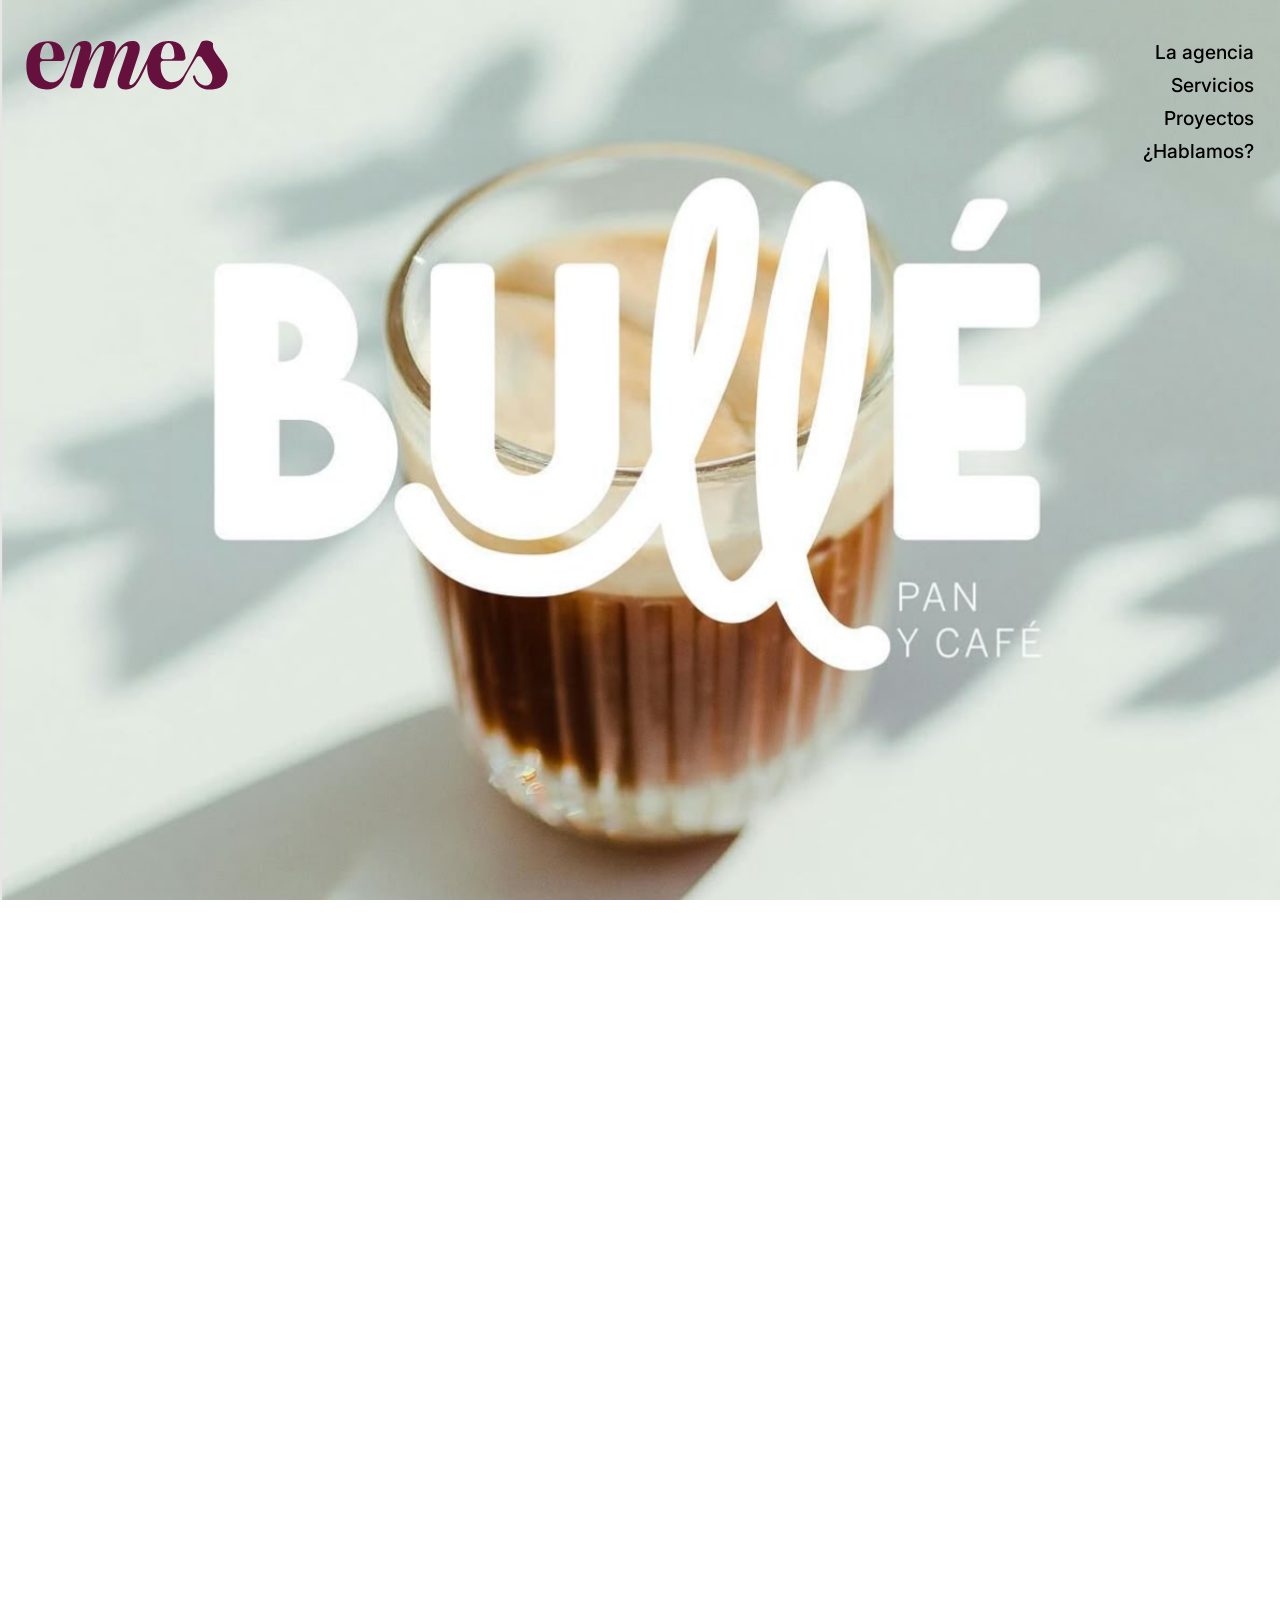
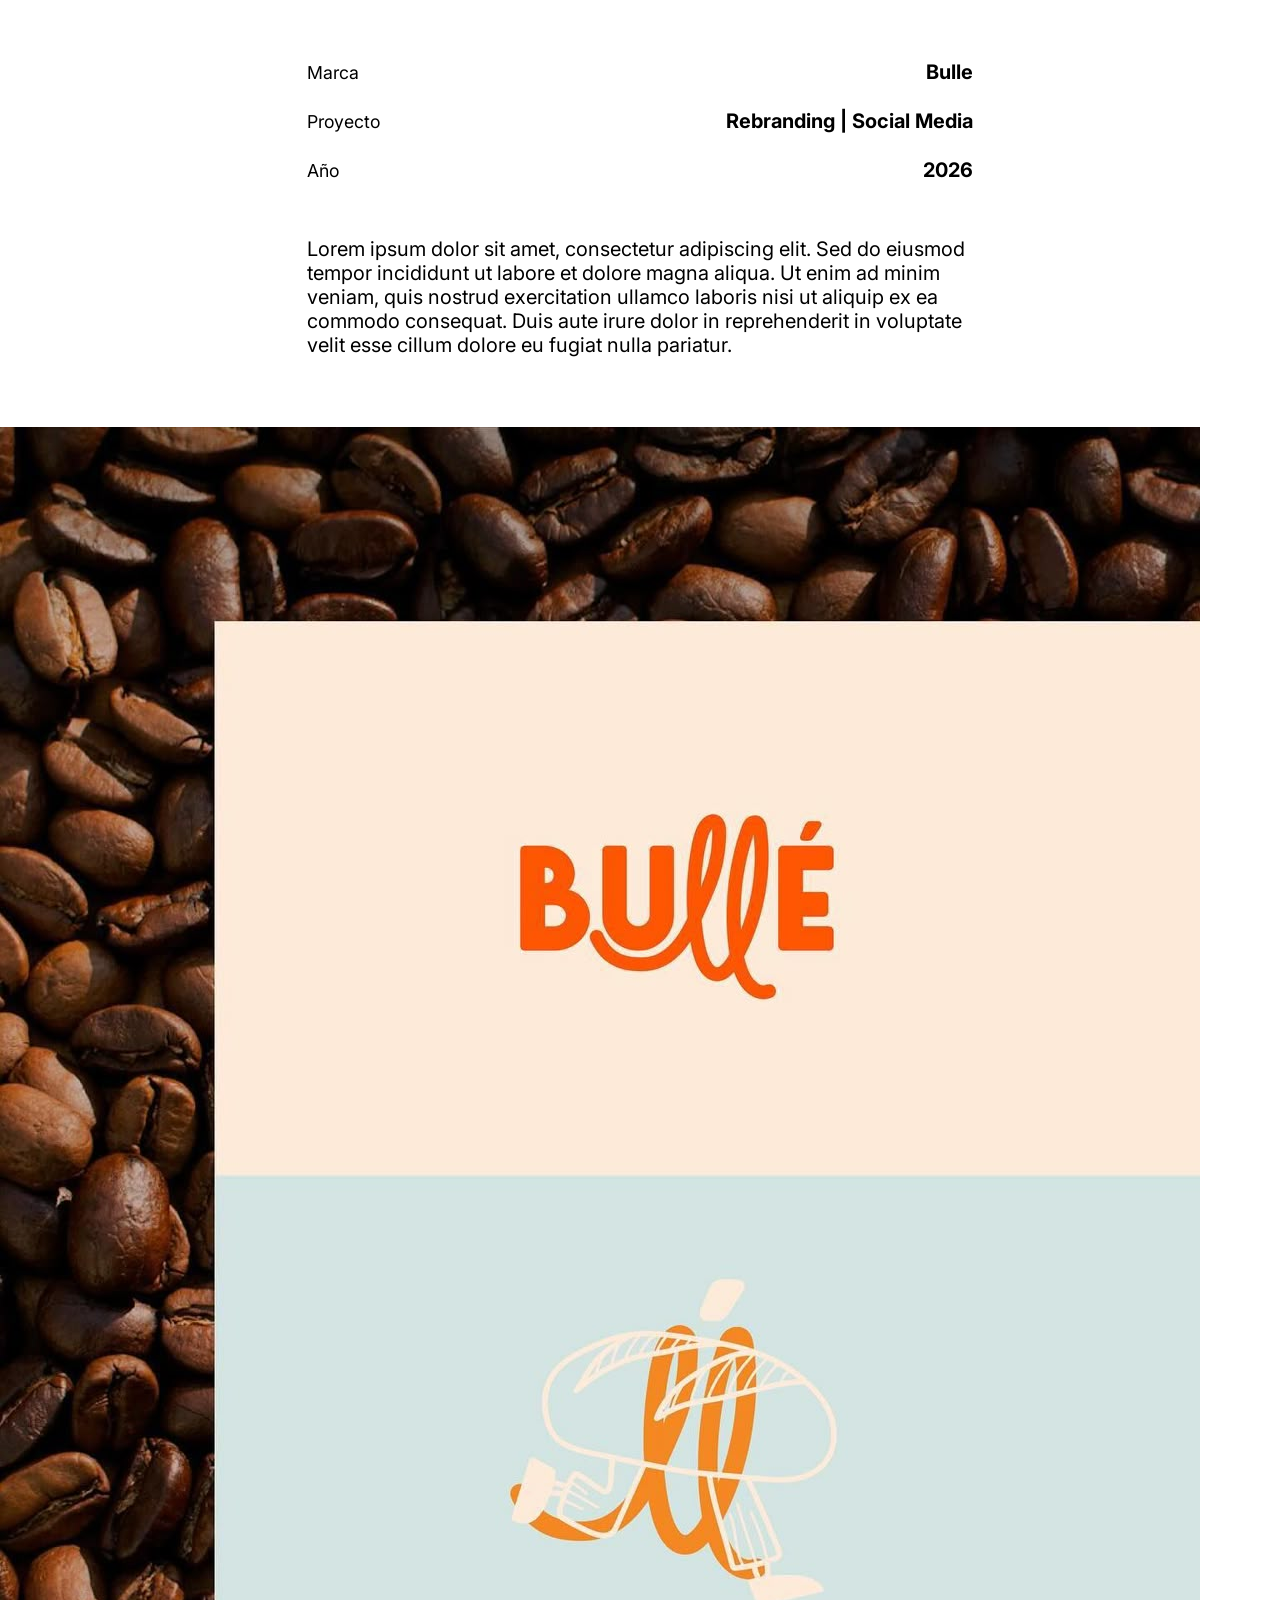
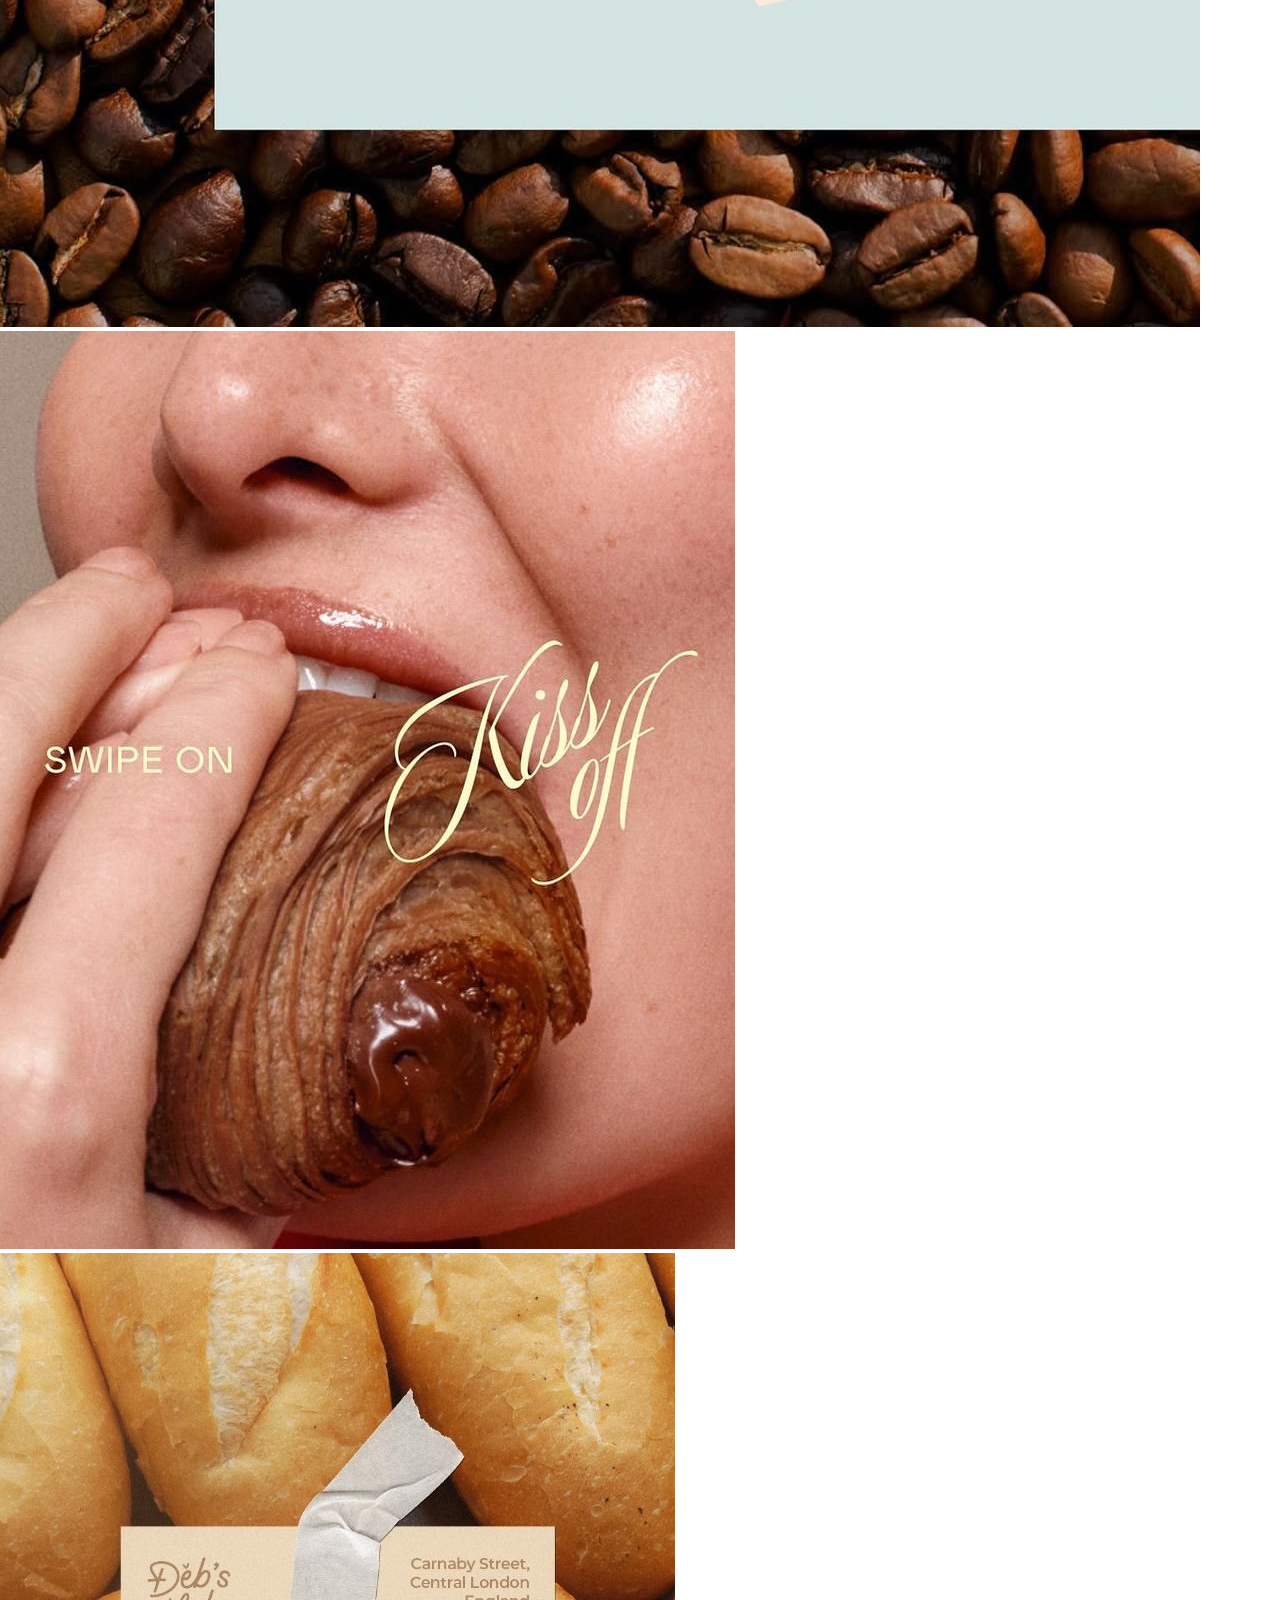
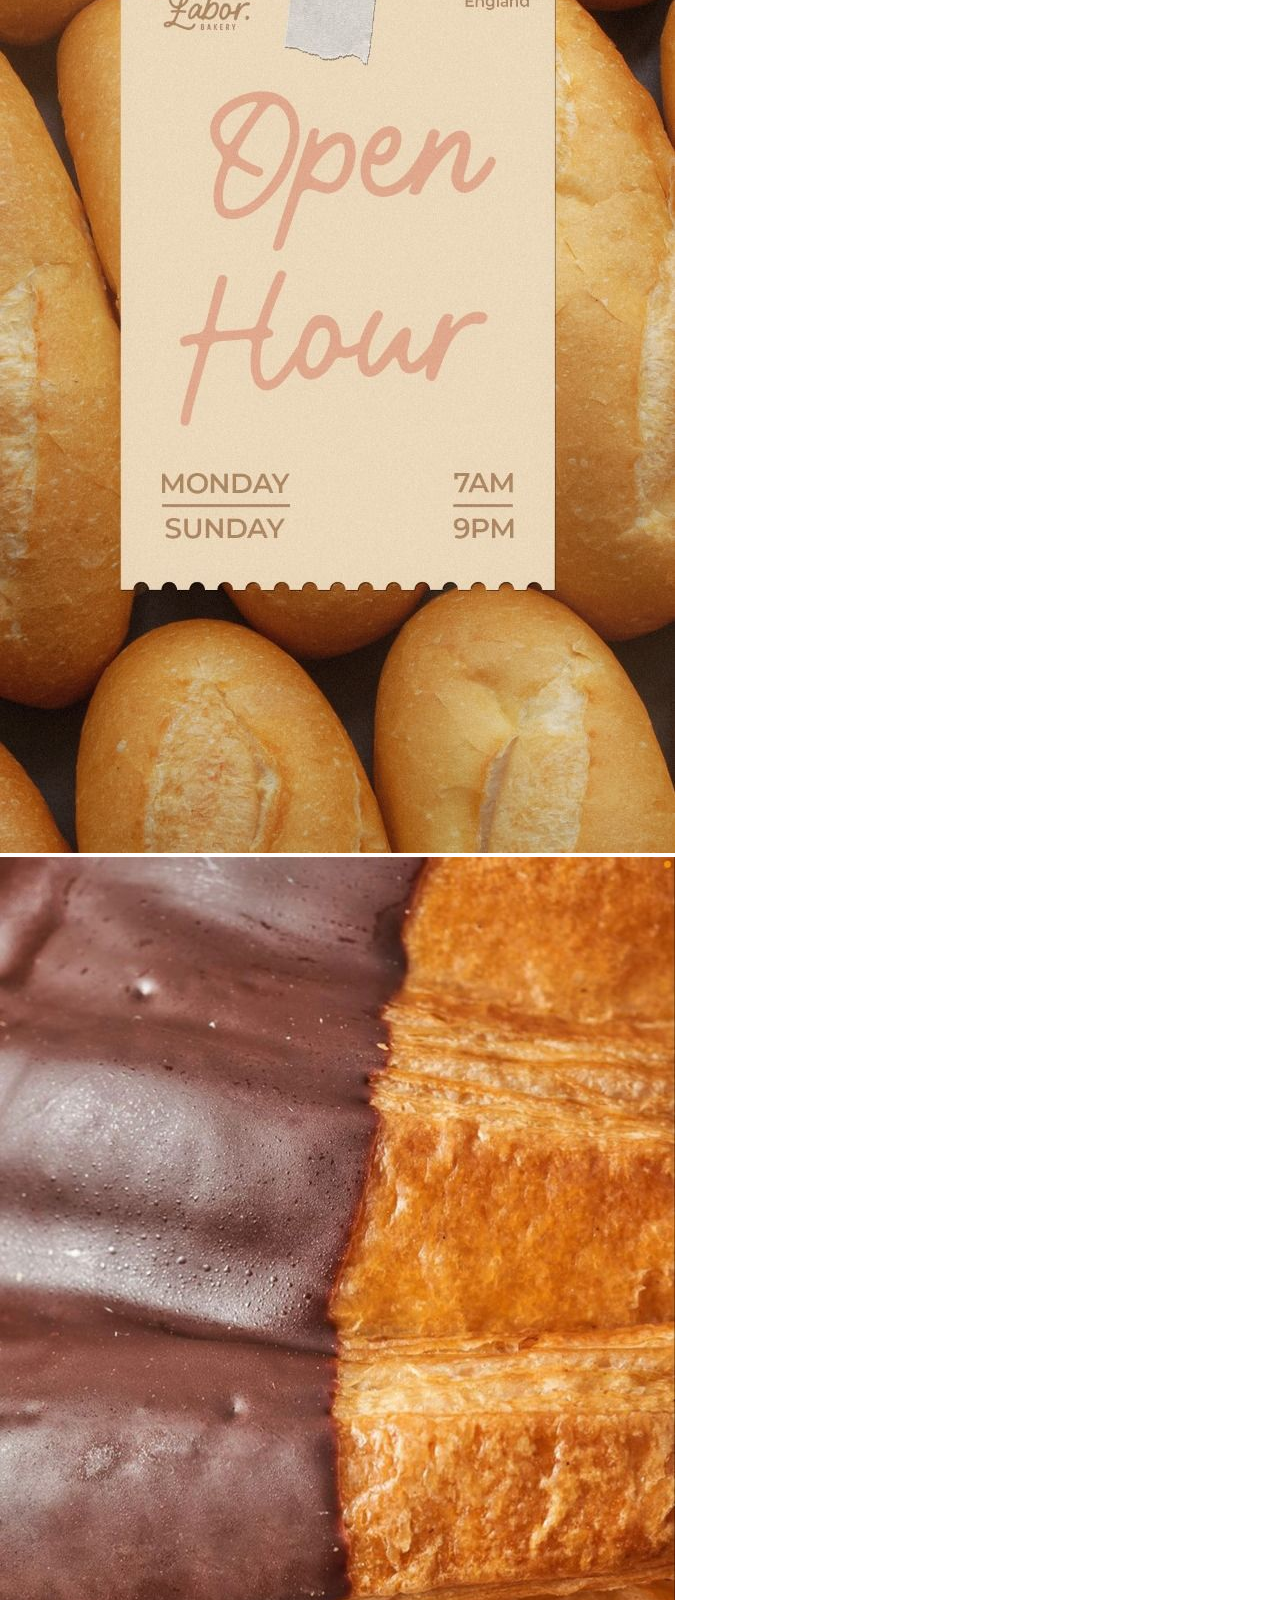
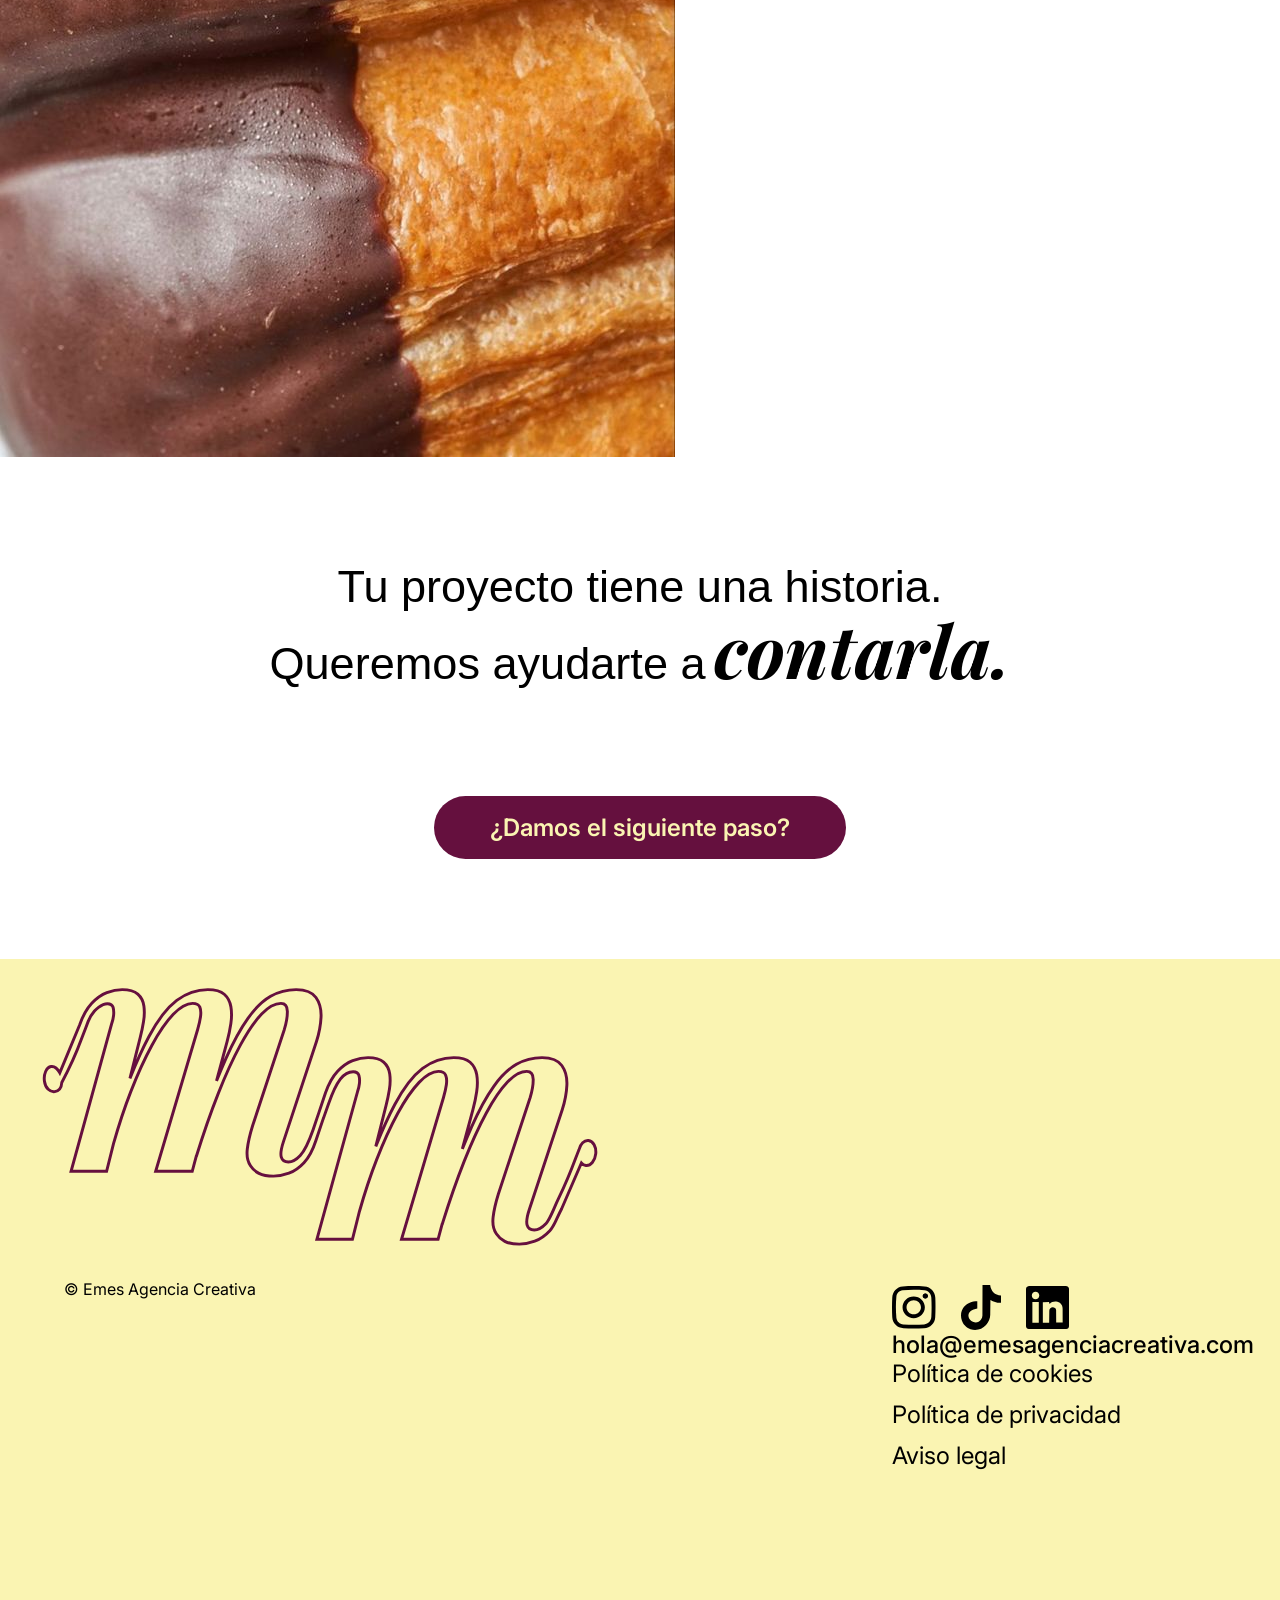
<file: pag proyectos/index.html>
<!DOCTYPE html>
<html lang="es">

<head>
    <meta charset="UTF-8">
    <meta name="viewport" content="width=device-width, initial-scale=1.0">
    <title>Emes Agencia Creativa - Proyectos - Salirse de madre</title>
    <!-- cambiar el codigo de las fuentes, con las dos seleccionadas ese codigo -->
    <!-- Playfair Display -->
    <link rel="preconnect" href="https://fonts.googleapis.com">
    <link rel="preconnect" href="https://fonts.gstatic.com" crossorigin>
    <link
        href="https://fonts.googleapis.com/css2?family=Inter:wght@100..900&family=Playfair+Display:ital,wght@0,400..900;1,400..900&display=swap"
        rel="stylesheet">
    <!-- Excon variable -->
    <link href="https://api.fontshare.com/v2/css?f[]=excon@1,2&display=swap" rel="stylesheet">
    <!-- Inter -->
    <link rel="stylesheet" href="estilo-pagina-proyectos.css">
    <link rel="stylesheet" href="../estilo.css">

</head>

<body>
<header class="header">
    <nav class="nav-container" id="main-nav">
        <h1 class="header__logo">
            <a href="../index.html" aria-label="Emes Agencia Creativa - inicio">
                <?xml version="1.0" encoding="UTF-8"?>
                <svg id="svg-emes" data-name="Capa 1" xmlns="http://www.w3.org/2000/svg" viewBox="0 0 265.86 65.79"
                    class="emes-logo-svg vertical-align">
                    <defs>
                        <style>
                            .logo-emes {
                                fill: #66103e;
                            }
                        </style>
                    </defs>
                    <path class="logo-emes"
                        d="M264.21,39.66v-.12c-1.44-3.66-4.04-8.09-7.8-13.31l-2.72-3.62c-3.07-4.04-5.23-7.33-6.48-9.89-.31-.64-.76-1.99-1.08-3.75-.47-2.64.33-3.66-.31-4.66-2.44-3.87-8.82-4.66-13.31-2.93-1.08.42-2.81,2.23-3.65,5.11-9.07,19.13-16.88,33.25-21.14,39.73-.57.88-4.19,6.26-9.12,8.18-3.12,1.22-6.31,1.16-6.31,1.16-2.65,0-5.12-.78-7.42-2.34-2.3-1.55-4.17-4.05-5.61-7.47-1.44-3.42-2.16-7.71-2.16-12.86,0-.56,0-1.08,0-1.58.02-2.17,1.78-3.91,3.95-3.91h24.89c2.31,0,4.13-1.98,3.94-4.29-1.15-14.44-8.42-21.65-21.8-21.65-6,0-11.17,1.35-15.52,4.02-2.99,1.84-4.83,3.84-5.28,4.34-3.45,3.78-4.09,6.99-6.69,13.21-.13.31-.27.63-.27.63-.21.44-.41.82-.57,1.12-1.55,3.23-3.14,6.47-4.76,9.72-2.65,5.35-5.31,10.6-7.99,15.76-.03.06-.06.12-.1.18-.56.94-5.39,8.9-8.7,8.9-1.01,0-1.55-.5-1.55-.5-.44-.41-.67-1.06-.67-1.96,0-.78.24-1.91.71-3.38l11.45-34.47c1.08-3.11,1.63-5.96,1.63-8.53,0-2.81-.78-5.03-2.34-6.66-1.55-1.63-3.97-2.46-7.24-2.46-5.23,0-9.84,1.87-13.85,5.61-4.01,3.74-7.97,10.24-11.86,19.52l2.1-7.47c.94-3.5,1.4-6.35,1.4-8.53,0-6.08-3.08-9.12-9.22-9.12-5.61,0-10.43,2.03-14.42,6.08-4.01,4.05-7.93,10.83-11.75,20.33l2.57-10.05c.71-2.65,1.06-4.98,1.06-7.02,0-2.81-.74-5.06-2.22-6.78-1.48-1.71-3.89-2.57-7.24-2.57-1.99,0-3.85.31-5.61.94-1.94.69-3.27,1.58-3.68,1.87-2.9,2.01-4.43,4.65-5.17,6.24-.51.98-.98,2.05-1.4,3.21l-3.15,8.88c-.6,1.59-2.21,5.92-4.39,11.75-2.46,6.56-3.72,9.89-5.74,12.84-.5.73-4.1,5.93-8.05,7.45-1.78.68-5.02,1.15-6.15,1.15h-.09c-2.65,0-5.12-.78-7.42-2.34-2.3-1.55-4.17-4.05-5.61-7.47-1.44-3.42-2.16-7.71-2.16-12.86,0-.56,0-1.08,0-1.58.02-2.17,1.78-3.91,3.95-3.91h24.89c2.31,0,4.13-1.98,3.94-4.29C49.77,8.82,42.51,1.61,29.13,1.61c-8.65,0-15.59,2.78-20.8,8.35C3.1,15.52.5,23.57.5,34.09s2.43,18.06,7.3,23.31c4.87,5.25,11.43,7.89,19.69,7.89,6,0,11-1.78,15.01-5.32,3.62-3.2,6.22-7.02,7.84-11.45.68-1.86,3.89-10.52,9.63-26l2.22-5.96c.57-1.32.95-2.22,1.52-3.55l.33-.73c.24-.55.31-.74.44-1.03,0,0,.26-.58.97-1.48.2-.25.36-.42.4-.47,1.66-1.83,2.95-2.16,3.8-2.16,1.4,0,2.1.82,2.1,2.46,0,.93-.2,2.06-.59,3.38l-12.84,45.45c-.71,2.52,1.18,5.03,3.8,5.03h8.19c1.8,0,3.38-1.22,3.83-2.96l2.28-8.83v.12c3.89-13.01,8.05-23.56,12.44-31.67,4.4-8.1,8.35-12.15,11.86-12.15,1.24,0,1.87.74,1.87,2.22,0,1.16-.31,2.77-.94,4.8l-12.77,43.42c-.74,2.53,1.15,5.07,3.79,5.07h8.43c1.77,0,3.33-1.18,3.8-2.89l2.24-7.99v.35c4.52-14.65,9.02-25.81,13.5-33.48,4.48-7.67,8.31-11.51,11.51-11.51,1.08,0,1.63.78,1.63,2.34,0,1.1-.31,2.65-.94,4.68l-10.52,31.55c-1.16,3.5-1.75,6.55-1.75,9.12,0,2.18.43,3.93,1.28,5.25,1.71,2.81,4.83,4.21,9.34,4.21.61,0,1.61,0,2.87-.21,0,0,2.89-.46,5.67-2,4.04-2.22,6.87-5.51,11.89-15.03,2.3-4.36,5.11-10.1,7.93-17.05-.04.68-.1,1.79-.1,3.18,0,4.59.01,15.44,7.3,23.31,4.87,5.25,11.43,7.89,19.69,7.89,6,0,11-1.78,15.01-5.32.89-.78,3.24-2.86,5.37-6.32,1.18-1.89,1.8-3.44,1.96-3.79,1.23-2.88,5.4-10.26,15.61-26.62,1.61-2.58,5.4-2.52,6.91.12,1.35,2.37,3.38,5.57,6.11,9.59,2.31,3.37,4.02,5.97,5.13,7.83,1.11,1.84,1.89,3.83,2.36,5.93.47,2.12.37,4.32-.31,6.64-.51,1.76-1.48,4.49-4.39,5.92-2.72,1.32-5.58.71-6.57.44-3.65-.97-5.91-3.18-6.98-4.34-2.45-2.65-3.51-5.57-3.98-7.57-.19-.8-.99-1.29-1.79-1.14-.01,0-.02,0-.03,0-.85.17-1.41,1-1.21,1.84.26,1.11.65,2.35,1.21,3.66,1.2,2.84,2.77,4.9,3.97,6.26.77.8,2.55,2.52,4.76,3.89,1.23.76,2.38,1.28,2.69,1.42,1.11.48,1.78.71,2.65.91,2.85.72,8.58,1.14,14.12,0,1.89-.39,5.5-.93,9.45-3.99,2.86-2.21,4.82-5.13,5.88-8.78,1.31-4.47,1.23-8.52-.22-12.16ZM177.42,20.76c.6-5.04,1.62-8.93,3.05-11.65h-.01c1.83-3.46,4.14-5.2,6.95-5.2s4.77,2.01,6.14,6.02c1.04,3.07,1.64,6.77,1.79,11.1.08,2.26-1.69,4.15-3.95,4.15h-10.05c-2.36,0-4.21-2.07-3.93-4.42ZM18.39,20.89c.6-5.04,1.62-8.93,3.05-11.65h-.01c1.83-3.46,4.14-5.2,6.95-5.2s4.77,2.01,6.14,6.02c1.04,3.07,1.64,6.77,1.79,11.1.08,2.26-1.69,4.15-3.95,4.15h-10.05c-2.36,0-4.21-2.07-3.93-4.42Z" />
                </svg>
                <span class="visually-hidden">Emes Agencia Creativa</span>
            </a>
        </h1>

        <input type="checkbox" id="menu-toggle" class="menu-checkbox">

        <label for="menu-toggle" class="nav__burguer" aria-label="Abrir menú">
            <span></span>
            <span></span>
            <span></span>
        </label>

        <div class="header__menu">
            <ul class="header__menu_list">
                <li><a href="../la-agencia/index.html">La agencia</a></li>
                <li><a href="../servicios/index.html">Servicios</a></li>
                <li><a href="../proyectos/index.html">Proyectos</a></li>
                <li><a href="../contacto/index.html">¿Hablamos?</a></li>
            </ul>
        </div>

        <!-- OVERLAY MENÚ HAMBURGUESA -->
        <div class="menu__overlay">

            <div class="menu__overlay_header">
                <?xml version="1.0" encoding="UTF-8"?>
                <svg id="svg-emes-contorno" data-name="Capa 1" xmlns="http://www.w3.org/2000/svg"
                    viewBox="-3 -3 271.86 71.79" class="emes-logo-svg">
                    <defs>
                        <style>
                            .cls-1 {
                                fill: none;
                                stroke: #66103e;
                                stroke-miterlimit: 10;
                            }
                        </style>
                    </defs>
                    <path class="cls-1"
                        d="M264.21,39.66v-.12c-1.44-3.66-4.04-8.09-7.8-13.31l-2.72-3.62c-3.07-4.04-5.23-7.33-6.48-9.89-.31-.64-.76-1.99-1.08-3.75-.47-2.64.33-3.66-.31-4.66-2.44-3.87-8.82-4.66-13.31-2.93-1.08.42-2.81,2.23-3.65,5.11-9.07,19.13-16.88,33.25-21.14,39.73-.57.88-4.19,6.26-9.12,8.18-3.12,1.22-6.31,1.16-6.31,1.16-2.65,0-5.12-.78-7.42-2.34-2.3-1.55-4.17-4.05-5.61-7.47-1.44-3.42-2.16-7.71-2.16-12.86,0-.56,0-1.08,0-1.58.02-2.17,1.78-3.91,3.95-3.91h24.89c2.31,0,4.13-1.98,3.94-4.29-1.15-14.44-8.42-21.65-21.8-21.65-6,0-11.17,1.35-15.52,4.02-2.99,1.84-4.83,3.84-5.28,4.34-3.45,3.78-4.09,6.99-6.69,13.21-.13.31-.27.63-.27.63-.21.44-.41.82-.57,1.12-1.55,3.23-3.14,6.47-4.76,9.72-2.65,5.35-5.31,10.6-7.99,15.76-.03.06-.06.12-.1.18-.56.94-5.39,8.9-8.7,8.9-1.01,0-1.55-.5-1.55-.5-.44-.41-.67-1.06-.67-1.96,0-.78.24-1.91.71-3.38l11.45-34.47c1.08-3.11,1.63-5.96,1.63-8.53,0-2.81-.78-5.03-2.34-6.66-1.55-1.63-3.97-2.46-7.24-2.46-5.23,0-9.84,1.87-13.85,5.61-4.01,3.74-7.97,10.24-11.86,19.52l2.1-7.47c.94-3.5,1.4-6.35,1.4-8.53,0-6.08-3.08-9.12-9.22-9.12-5.61,0-10.43,2.03-14.42,6.08-4.01,4.05-7.93,10.83-11.75,20.33l2.57-10.05c.71-2.65,1.06-4.98,1.06-7.02,0-2.81-.74-5.06-2.22-6.78-1.48-1.71-3.89-2.57-7.24-2.57-1.99,0-3.85.31-5.61.94-1.94.69-3.27,1.58-3.68,1.87-2.9,2.01-4.43,4.65-5.17,6.24-.51.98-.98,2.05-1.4,3.21l-3.15,8.88c-.6,1.59-2.21,5.92-4.39,11.75-2.46,6.56-3.72,9.89-5.74,12.84-.5.73-4.1,5.93-8.05,7.45-1.78.68-5.02,1.15-6.15,1.15h-.09c-2.65,0-5.12-.78-7.42-2.34-2.3-1.55-4.17-4.05-5.61-7.47-1.44-3.42-2.16-7.71-2.16-12.86,0-.56,0-1.08,0-1.58.02-2.17,1.78-3.91,3.95-3.91h24.89c2.31,0,4.13-1.98,3.94-4.29C49.77,8.82,42.51,1.61,29.13,1.61c-8.65,0-15.59,2.78-20.8,8.35C3.1,15.52.5,23.57.5,34.09s2.43,18.06,7.3,23.31c4.87,5.25,11.43,7.89,19.69,7.89,6,0,11-1.78,15.01-5.32,3.62-3.2,6.22-7.02,7.84-11.45.68-1.86,3.89-10.52,9.63-26l2.22-5.96c.57-1.32.95-2.22,1.52-3.55l.33-.73c.24-.55.31-.74.44-1.03,0,0,.26-.58.97-1.48.2-.25.36-.42.4-.47,1.66-1.83,2.95-2.16,3.8-2.16,1.4,0,2.1.82,2.1,2.46,0,.93-.2,2.06-.59,3.38l-12.84,45.45c-.71,2.52,1.18,5.03,3.8,5.03h8.19c1.8,0,3.38-1.22,3.83-2.96l2.28-8.83v.12c3.89-13.01,8.05-23.56,12.44-31.67,4.4-8.1,8.35-12.15,11.86-12.15,1.24,0,1.87.74,1.87,2.22,0,1.16-.31,2.77-.94,4.8l-12.77,43.42c-.74,2.53,1.15,5.07,3.79,5.07h8.43c1.77,0,3.33-1.18,3.8-2.89l2.24-7.99v.35c4.52-14.65,9.02-25.81,13.5-33.48,4.48-7.67,8.31-11.51,11.51-11.51,1.08,0,1.63.78,1.63,2.34,0,1.1-.31,2.65-.94,4.68l-10.52,31.55c-1.16,3.5-1.75,6.55-1.75,9.12,0,2.18.43,3.93,1.28,5.25,1.71,2.81,4.83,4.21,9.34,4.21.61,0,1.61,0,2.87-.21,0,0,2.89-.46,5.67-2,4.04-2.22,6.87-5.51,11.89-15.03,2.3-4.36,5.11-10.1,7.93-17.05-.04.68-.1,1.79-.1,3.18,0,4.59.01,15.44,7.3,23.31,4.87,5.25,11.43,7.89,19.69,7.89,6,0,11-1.78,15.01-5.32.89-.78,3.24-2.86,5.37-6.32,1.18-1.89,1.8-3.44,1.96-3.79,1.23-2.88,5.4-10.26,15.61-26.62,1.61-2.58,5.4-2.52,6.91.12,1.35,2.37,3.38,5.57,6.11,9.59,2.31,3.37,4.02,5.97,5.13,7.83,1.11,1.84,1.89,3.83,2.36,5.93.47,2.12.37,4.32-.31,6.64-.51,1.76-1.48,4.49-4.39,5.92-2.72,1.32-5.58.71-6.57.44-3.65-.97-5.91-3.18-6.98-4.34-2.45-2.65-3.51-5.57-3.98-7.57-.19-.8-.99-1.29-1.79-1.14-.01,0-.02,0-.03,0-.85.17-1.41,1-1.21,1.84.26,1.11.65,2.35,1.21,3.66,1.2,2.84,2.77,4.9,3.97,6.26.77.8,2.55,2.52,4.76,3.89,1.23.76,2.38,1.28,2.69,1.42,1.11.48,1.78.71,2.65.91,2.85.72,8.58,1.14,14.12,0,1.89-.39,5.5-.93,9.45-3.99,2.86-2.21,4.82-5.13,5.88-8.78,1.31-4.47,1.23-8.52-.22-12.16ZM177.42,20.76c.6-5.04,1.62-8.93,3.05-11.65h-.01c1.83-3.46,4.14-5.2,6.95-5.2s4.77,2.01,6.14,6.02c1.04,3.07,1.64,6.77,1.79,11.1.08,2.26-1.69,4.15-3.95,4.15h-10.05c-2.36,0-4.21-2.07-3.93-4.42ZM18.39,20.89c.6-5.04,1.62-8.93,3.05-11.65h-.01c1.83-3.46,4.14-5.2,6.95-5.2s4.77,2.01,6.14,6.02c1.04,3.07,1.64,6.77,1.79,11.1.08,2.26-1.69,4.15-3.95,4.15h-10.05c-2.36,0-4.21-2.07-3.93-4.42Z" />
                </svg>
            </div>

            <nav class="menu__overlay_nav">
                <ul class="menu__overlay_nav_list">
                    <li><a href="../la-agencia/index.html">La agencia</a></li>
                    <li><a href="../servicios/index.html">Servicios</a></li>
                    <li><a href="../proyectos/index.html">Proyectos</a></li>
                    <li><a href="../contacto/index.html">¿Hablamos?</a></li>
                </ul>
            </nav>

            <div class="menu__overlay_footer">
                <?xml version="1.0" encoding="UTF-8"?>
                <svg id="svg-mm-contorno" data-name="Capa 1" xmlns="http://www.w3.org/2000/svg"
                    viewBox="0 0 200.99 90.3" class="logo-mm-contorno__footer">
                    <defs>
                        <style>
                            .cls-1 {
                                fill: none;
                                stroke: #66103e;
                                stroke-miterlimit: 10;
                            }
                        </style>
                    </defs>
                    <path class="cls-1"
                        d="M192.12,53.21c-1.42-.15-2.76,1.22-3.22,3.16-1.03,2.36-2.73,7.93-6.84,16.38-2.03,4.17-3.01,7.31-4.39,8.79-1.39,1.48-2.73,2.23-4.04,2.23s-2.12-.55-2.43-1.64c-.31-1.09-.08-2.81.69-5.16l11.32-34.35c.92-2.89,1.44-5.67,1.56-8.32.12-2.66-.46-4.88-1.73-6.68-1.27-1.8-3.52-2.7-6.76-2.7s-6.07.76-8.72,2.29c-2.66,1.52-5.24,4.03-7.74,7.5-2.5,3.48-5.03,8.09-7.57,13.83-1.02,2.31-2.08,4.84-3.16,7.58l3.63-13.5c.54-2.03.96-4.08,1.27-6.15.31-2.07.31-3.99,0-5.74-.31-1.76-1.06-3.16-2.25-4.22-1.2-1.06-3.06-1.58-5.6-1.58-3.85,0-7.39,1.23-10.63,3.69-3.24,2.46-6.4,6.56-9.48,12.31-2.08,3.87-4.24,8.66-6.49,14.32l3.49-13.91c.46-1.8.85-3.63,1.15-5.51.31-1.88.35-3.65.12-5.33-.23-1.68-.92-3.03-2.08-4.05-1.15-1.01-2.93-1.52-5.31-1.52-1.69,0-3.45.35-5.26,1.05-1.81.7-3.52,1.92-5.14,3.63-1.62,1.72-3,4.18-4.16,7.38l-2.58,7.74h-.01l-1.62,4.81c-1.54,4.38-3.01,7.31-4.39,8.79-1.39,1.48-2.73,2.23-4.04,2.23s-2.12-.55-2.43-1.64c-.31-1.09-.08-2.81.69-5.16l11.32-34.35c.92-2.89,1.44-5.67,1.56-8.32.12-2.66-.46-4.88-1.73-6.68-1.27-1.8-3.52-2.7-6.76-2.7s-6.07.76-8.72,2.29c-2.66,1.52-5.24,4.03-7.74,7.5-2.5,3.48-5.03,8.09-7.57,13.83-1.02,2.31-2.08,4.84-3.16,7.58l3.63-13.5c.54-2.03.96-4.08,1.27-6.15.31-2.07.31-3.99,0-5.74-.31-1.76-1.06-3.16-2.25-4.22-1.2-1.06-3.06-1.58-5.6-1.58-3.85,0-7.39,1.23-10.63,3.69-3.24,2.46-6.4,6.56-9.48,12.31-2.08,3.87-4.24,8.66-6.49,14.32l3.49-13.91c.46-1.8.85-3.63,1.15-5.51.31-1.88.35-3.65.12-5.33-.23-1.68-.92-3.03-2.08-4.05-1.15-1.01-2.93-1.52-5.31-1.52-1.69,0-3.45.35-5.26,1.05-1.81.7-3.52,1.92-5.14,3.63-1.62,1.72-3,4.18-4.16,7.38l-6.76,16.34c-.69-1.26-1.85-2.3-2.96-2.14-1.63.23-2.61,2.62-2.28,5,.33,2.38,1.92,3.79,3.55,3.55,1.32-.19,2.25-1.3,2.38-3.11,4.91-9.22,6.19-13.57,7.1-15.9.84-2.15,1.16-2.99,1.9-4.96.3-.8.98-2.17,2.15-3.53,0,0,2.2-2.52,4.39-2.52,1.08,0,1.73.41,1.96,1.23.23.82.29,1.76.17,2.81-.12,1.06-.33,1.98-.64,2.76l-13.87,50.41h12.13l2.36-9.4c1.79-6.35,3.75-12.29,5.9-17.79,2.35-6.02,4.76-11.29,7.22-15.82,2.46-4.53,4.89-8.05,7.28-10.55,2.39-2.5,4.58-3.75,6.59-3.75,1.31,0,2.14.43,2.48,1.29.35.86.42,1.95.23,3.28-.19,1.33-.52,2.77-.98,4.34l-14.33,48.41h12.48l1.43-5.32-.04.28c2.46-7.97,4.97-15.16,7.51-21.57,2.54-6.41,5.06-11.92,7.57-16.53,2.5-4.61,4.91-8.13,7.22-10.55,2.31-2.42,4.51-3.63,6.59-3.63,1.46,0,2.2.92,2.2,2.75s-.35,3.89-1.04,6.15l-10.86,32.94c-.92,2.97-1.52,5.61-1.79,7.91-.27,2.31.1,4.2,1.1,5.69.69,1.1,1.66,1.95,2.89,2.58,1.23.62,2.89.94,4.97.94,1.69,0,3.45-.33,5.26-1s3.52-1.85,5.14-3.58c1.62-1.72,2.96-4.22,4.04-7.5l2.57-7.62h.02l1.73-4.92c1.39-3.99,2.73-6.82,4.04-8.5,1.31-1.68,2.77-2.52,4.39-2.52,1.08,0,1.73.41,1.96,1.23.23.82.29,1.76.17,2.81-.12,1.06-.33,1.98-.64,2.76l-13.87,50.41h12.13l2.36-9.4c1.79-6.35,3.75-12.29,5.9-17.79,2.35-6.02,4.76-11.29,7.22-15.82,2.46-4.53,4.89-8.05,7.28-10.55,2.39-2.5,4.58-3.75,6.59-3.75,1.31,0,2.14.43,2.48,1.29.35.86.42,1.95.23,3.28-.19,1.33-.52,2.77-.98,4.34l-14.33,48.41h12.48l1.43-5.32-.04.28c2.46-7.97,4.97-15.16,7.51-21.57,2.54-6.41,5.06-11.92,7.57-16.53,2.5-4.61,4.91-8.13,7.22-10.55,2.31-2.42,4.51-3.63,6.59-3.63,1.46,0,2.2.92,2.2,2.75s-.35,3.89-1.04,6.15l-10.86,32.94c-.92,2.97-1.52,5.61-1.79,7.91-.27,2.31.1,4.2,1.1,5.69.69,1.1,1.66,1.95,2.89,2.58,1.23.62,2.89.94,4.97.94,1.69,0,3.45-.33,5.26-1s3.52-1.85,5.14-3.58c1.62-1.72,2.35-4.35,4.04-7.5l6.74-15.61c.42.49.94.81,1.53.87,1.62.17,3.12-1.61,3.36-3.98.24-2.36-.88-4.41-2.5-4.58Z" />
                </svg>

                <div class="footer__items">
                    <div class="footer__social-icons">
                        <a href="#" aria-label="Instagram">
                            <svg width="44" height="43" viewBox="0 0 44 43" fill="none"
                                xmlns="http://www.w3.org/2000/svg">
                                <path
                                    d="M31.9839 42.2702C24.9396 42.6569 18.2015 42.6569 11.4635 42.2702C5.20669 41.8835 0.612551 37.4577 0.262522 31.3562C-0.0875074 24.6961 -0.0875074 18.1649 0.262522 11.4618C0.525044 5.66109 4.8129 0.891594 10.6759 0.418942C18.0703 -0.139647 25.1584 -0.139647 32.5527 0.418942C38.6345 0.848626 43.0536 5.70406 43.3162 11.6767C43.5787 18.3368 43.5787 24.6961 43.2286 31.3562C42.9224 37.3288 38.4157 42.0124 32.0277 42.3131L31.9839 42.2702ZM32.1152 38.403C36.4906 38.1452 39.1158 34.7507 39.3345 30.8406C39.6846 24.3953 39.6846 18.1219 39.3345 11.6337C39.1158 7.80951 36.5343 4.58688 32.509 4.24313C25.1584 3.64157 17.9828 3.5986 10.6759 4.2861C7.26311 4.62985 4.68165 7.29389 4.37537 10.6884C3.71906 17.7352 3.76282 24.6961 4.37537 31.7429C4.68165 35.4382 7.6569 38.1452 11.4197 38.403C18.289 38.8327 25.0709 38.8757 32.1589 38.403H32.1152Z"
                                    fill="black" />
                                <path
                                    d="M35.9217 9.91453C35.9217 8.49657 34.7404 7.37939 33.3403 7.37939C31.9401 7.37939 30.7588 8.49657 30.7588 9.91453C30.7588 11.3325 31.9401 12.4497 33.3403 12.4497C34.7404 12.4497 35.9217 11.3325 35.9217 9.91453Z"
                                    fill="black" />
                                <path
                                    d="M32.8593 21.3017C32.8593 27.3172 27.8714 32.2156 21.7021 32.2156C15.5328 32.2156 10.5449 27.3172 10.5449 21.3017C10.5449 15.2861 15.5328 10.3877 21.7021 10.3877C27.8714 10.3877 32.8593 15.2861 32.8593 21.3017ZM28.9652 21.2587C28.9652 17.3486 25.7275 14.1689 21.7459 14.1689C17.7643 14.1689 14.5265 17.3486 14.5265 21.2587C14.5265 25.1688 17.7643 28.3485 21.7459 28.3485C25.7275 28.3485 28.9652 25.1688 28.9652 21.2587Z"
                                    fill="black" />
                                <path
                                    d="M33.3403 12.4497C34.766 12.4497 35.9217 11.3146 35.9217 9.91453C35.9217 8.51441 34.766 7.37939 33.3403 7.37939C31.9146 7.37939 30.7588 8.51441 30.7588 9.91453C30.7588 11.3146 31.9146 12.4497 33.3403 12.4497Z"
                                    fill="black" />
                            </svg>
                        </a>

                        <a href="#" aria-label="TikTok">
                            <svg width="40" height="45" viewBox="0 0 40 45" fill="none"
                                xmlns="http://www.w3.org/2000/svg">
                                <path
                                    d="M9.56337 44.2223C5.0396 42.7078 2.05306 38.9866 0.867215 35.4817C-0.757829 30.7219 -0.0990411 25.8757 2.84361 22.1111C6.04977 18.0005 10.9688 16.2264 16.2832 16.1831V23.5823C13.7797 24.2747 11.2763 24.7074 9.47555 26.2218C6.22546 28.9911 7.05993 33.7941 10.3539 36.0442C12.5499 37.5154 15.1852 37.9481 17.6447 36.7365C19.4893 35.8278 21.4218 33.1451 21.4218 30.4623L21.5096 0H29.1518C29.8984 5.92804 33.7633 10.3416 40 10.4714V17.7408C36.135 18.0437 33.0167 16.7456 29.4153 14.885L29.2396 29.7267C29.2396 33.5778 27.5267 37.2558 25.0233 40.0683C21.2022 44.3521 15.273 46.1262 9.56337 44.2656V44.2223Z"
                                    fill="black" />
                            </svg>
                        </a>

                        <a href="#" aria-label="LinkedIn">
                            <svg width="43" height="43" viewBox="0 0 43 43" fill="none"
                                xmlns="http://www.w3.org/2000/svg">
                                <path
                                    d="M40.223 42.9566H2.73362C1.30174 42.9566 0 41.5247 0 40.1362V3.25429C0 1.34511 1.04141 0.347124 2.95059 0H39.8759C41.3945 0 43 1.30172 43 2.82038V40.1362C43 41.3946 41.8719 43 40.2664 43L40.223 42.9566ZM13.2775 9.5893C13.2775 7.54995 11.5853 5.85772 9.54596 5.85772C7.50661 5.85772 5.81438 7.50656 5.81438 9.5893C5.81438 11.672 7.50661 13.3209 9.54596 13.3209C11.5853 13.3209 13.2775 11.672 13.2775 9.5893ZM23.3007 24.776C23.3007 22.6932 25.0363 21.4349 26.5984 21.3047C28.0737 21.218 30.113 22.2593 30.113 24.0817L30.1998 36.6216H36.665L36.6216 22.6499C36.6216 18.7447 33.888 15.9243 30.0696 15.5772C27.553 15.3602 25.3401 16.1847 23.6044 17.8769L22.9536 16.0545L16.8355 16.1413V36.665H23.1706L23.3007 24.776ZM12.8002 16.0545H6.37841V36.665H12.8002V16.0545Z"
                                    fill="black" />
                            </svg>
                        </a>
                    </div>

                    <p class="footer__copyright">© Emes Agencia Creativa</p>
                </div>
            </div>

        </div>

    </nav>
</header>

<div class="hero_container">
    <picture>
         <source media="(max-width: 650px)" srcset="assets/img-home-projects-cafe.jpg">
         <source media="(max-width: 768px)" srcset="assets/img-hero-salirse_de_madre-desktop.webp">
         <img src="assets/img-home-projects-cafe-desktop.png" alt="Descripción del proyecto café">
    </picture>
</div>


<div class="project_content">
<div class="info_card">
    <div class="info_card__item">
    <p>Marca</p>
    <p>Bulle</p>
    </div>
    
    <div class="info_card__item">
        <p>Proyecto</p>
        <p>Rebranding | Social Media</p>
    </div>
    
    <div class="info_card__item">
        <p>Año</p>
        <p>2026</p>
    </div>

    <p>Lorem ipsum dolor sit amet, consectetur adipiscing elit. Sed do eiusmod tempor incididunt ut labore et dolore magna
    aliqua. Ut enim ad minim veniam, quis nostrud exercitation ullamco laboris nisi ut aliquip ex ea commodo consequat. Duis
    aute irure dolor in reprehenderit in voluptate velit esse cillum dolore eu fugiat nulla pariatur.</p>
    
</div>



<div class="contenedor_img">
    <div class="contenedor_img_apaisado">
        <img src="assets/img-project-cafe-4.jpg" alt="" class="img_apaisada">
    </div>
</div>

<div class="contenedor_img_3">
<div class="contenedor_img_3_card">
    <img src="assets/img-project-cafe-1.jpg" alt="" class="img_vertical">
</div>

<div class="contenedor_img_3_card">
    <img src="assets/img-project-cafe-2.jpg" alt="" class="img_vertical">
</div>

<div class="contenedor_img_3_card">
    <img src="assets/img-project-cafe-3.jpg" alt="" class="img_vertical">
</div>
</div>


<div class="cta_contacto">
    <div class="servicios__cta">
        <!-- línea 1 -->
        <h2 class="proyectos__frase">
            <span class="titulo1-excon">Tu proyecto tiene una historia.</span>
        </h2>
        <!-- línea 2 -->
        <h2 class="proyectos__frase titulo1-excon">
            <span>Queremos ayudarte a</span> 
            <span class="titulo2-playfair">contarla.</span>
        </h2>
    </div>
    <div class="padding-btn">
    <a href="../contacto/index.html" class="btn">¿Damos el siguiente paso?</a>     
    </div>
</div>

<!-- FOOTER MÓVIL -->
<footer class="footer-mobile">
    <div class="footer-mobile__top">
        <a href="mailto:hola@emesagenciacreativa.com" class="footer-mobile__email">hola@emesagenciacreativa.com</a>

        <!-- nav semántico para los links legales, usamos nav porque es un grupo de enlaces de navegación pero se diferencia del nav principal del header con aria label-->
        <nav class="footer-mobile__legal" aria-label="Enlaces legales">
            <a href="../../uso de datos/cookies/index.html">Política de cookies</a>
            <a href="../../uso de datos/politica privacidad/index.html">Política de privacidad</a>
            <a href="../../uso de datos/aviso legal/index.html">Aviso legal</a>
        </nav>
    </div>
    <div class="footer-mobile__bottom">
        <!-- SVG de logo-mm-contorno -->
        <?xml version="1.0" encoding="UTF-8"?>
        <svg id="svg-mm-contorno" data-name="Capa 1" xmlns="http://www.w3.org/2000/svg" viewBox="0 0 200.99 90.3"
            class="logo-mm-contorno__footer">
            <defs>
                <style>
                    .cls-1 {
                        fill: none;
                        stroke: #66103e;
                        stroke-miterlimit: 10;
                    }
                </style>
            </defs>
            <path class="cls-1"
                d="M192.12,53.21c-1.42-.15-2.76,1.22-3.22,3.16-1.03,2.36-2.73,7.93-6.84,16.38-2.03,4.17-3.01,7.31-4.39,8.79-1.39,1.48-2.73,2.23-4.04,2.23s-2.12-.55-2.43-1.64c-.31-1.09-.08-2.81.69-5.16l11.32-34.35c.92-2.89,1.44-5.67,1.56-8.32.12-2.66-.46-4.88-1.73-6.68-1.27-1.8-3.52-2.7-6.76-2.7s-6.07.76-8.72,2.29c-2.66,1.52-5.24,4.03-7.74,7.5-2.5,3.48-5.03,8.09-7.57,13.83-1.02,2.31-2.08,4.84-3.16,7.58l3.63-13.5c.54-2.03.96-4.08,1.27-6.15.31-2.07.31-3.99,0-5.74-.31-1.76-1.06-3.16-2.25-4.22-1.2-1.06-3.06-1.58-5.6-1.58-3.85,0-7.39,1.23-10.63,3.69-3.24,2.46-6.4,6.56-9.48,12.31-2.08,3.87-4.24,8.66-6.49,14.32l3.49-13.91c.46-1.8.85-3.63,1.15-5.51.31-1.88.35-3.65.12-5.33-.23-1.68-.92-3.03-2.08-4.05-1.15-1.01-2.93-1.52-5.31-1.52-1.69,0-3.45.35-5.26,1.05-1.81.7-3.52,1.92-5.14,3.63-1.62,1.72-3,4.18-4.16,7.38l-2.58,7.74h-.01l-1.62,4.81c-1.54,4.38-3.01,7.31-4.39,8.79-1.39,1.48-2.73,2.23-4.04,2.23s-2.12-.55-2.43-1.64c-.31-1.09-.08-2.81.69-5.16l11.32-34.35c.92-2.89,1.44-5.67,1.56-8.32.12-2.66-.46-4.88-1.73-6.68-1.27-1.8-3.52-2.7-6.76-2.7s-6.07.76-8.72,2.29c-2.66,1.52-5.24,4.03-7.74,7.5-2.5,3.48-5.03,8.09-7.57,13.83-1.02,2.31-2.08,4.84-3.16,7.58l3.63-13.5c.54-2.03.96-4.08,1.27-6.15.31-2.07.31-3.99,0-5.74-.31-1.76-1.06-3.16-2.25-4.22-1.2-1.06-3.06-1.58-5.6-1.58-3.85,0-7.39,1.23-10.63,3.69-3.24,2.46-6.4,6.56-9.48,12.31-2.08,3.87-4.24,8.66-6.49,14.32l3.49-13.91c.46-1.8.85-3.63,1.15-5.51.31-1.88.35-3.65.12-5.33-.23-1.68-.92-3.03-2.08-4.05-1.15-1.01-2.93-1.52-5.31-1.52-1.69,0-3.45.35-5.26,1.05-1.81.7-3.52,1.92-5.14,3.63-1.62,1.72-3,4.18-4.16,7.38l-6.76,16.34c-.69-1.26-1.85-2.3-2.96-2.14-1.63.23-2.61,2.62-2.28,5,.33,2.38,1.92,3.79,3.55,3.55,1.32-.19,2.25-1.3,2.38-3.11,4.91-9.22,6.19-13.57,7.1-15.9.84-2.15,1.16-2.99,1.9-4.96.3-.8.98-2.17,2.15-3.53,0,0,2.2-2.52,4.39-2.52,1.08,0,1.73.41,1.96,1.23.23.82.29,1.76.17,2.81-.12,1.06-.33,1.98-.64,2.76l-13.87,50.41h12.13l2.36-9.4c1.79-6.35,3.75-12.29,5.9-17.79,2.35-6.02,4.76-11.29,7.22-15.82,2.46-4.53,4.89-8.05,7.28-10.55,2.39-2.5,4.58-3.75,6.59-3.75,1.31,0,2.14.43,2.48,1.29.35.86.42,1.95.23,3.28-.19,1.33-.52,2.77-.98,4.34l-14.33,48.41h12.48l1.43-5.32-.04.28c2.46-7.97,4.97-15.16,7.51-21.57,2.54-6.41,5.06-11.92,7.57-16.53,2.5-4.61,4.91-8.13,7.22-10.55,2.31-2.42,4.51-3.63,6.59-3.63,1.46,0,2.2.92,2.2,2.75s-.35,3.89-1.04,6.15l-10.86,32.94c-.92,2.97-1.52,5.61-1.79,7.91-.27,2.31.1,4.2,1.1,5.69.69,1.1,1.66,1.95,2.89,2.58,1.23.62,2.89.94,4.97.94,1.69,0,3.45-.33,5.26-1s3.52-1.85,5.14-3.58c1.62-1.72,2.96-4.22,4.04-7.5l2.57-7.62h.02l1.73-4.92c1.39-3.99,2.73-6.82,4.04-8.5,1.31-1.68,2.77-2.52,4.39-2.52,1.08,0,1.73.41,1.96,1.23.23.82.29,1.76.17,2.81-.12,1.06-.33,1.98-.64,2.76l-13.87,50.41h12.13l2.36-9.4c1.79-6.35,3.75-12.29,5.9-17.79,2.35-6.02,4.76-11.29,7.22-15.82,2.46-4.53,4.89-8.05,7.28-10.55,2.39-2.5,4.58-3.75,6.59-3.75,1.31,0,2.14.43,2.48,1.29.35.86.42,1.95.23,3.28-.19,1.33-.52,2.77-.98,4.34l-14.33,48.41h12.48l1.43-5.32-.04.28c2.46-7.97,4.97-15.16,7.51-21.57,2.54-6.41,5.06-11.92,7.57-16.53,2.5-4.61,4.91-8.13,7.22-10.55,2.31-2.42,4.51-3.63,6.59-3.63,1.46,0,2.2.92,2.2,2.75s-.35,3.89-1.04,6.15l-10.86,32.94c-.92,2.97-1.52,5.61-1.79,7.91-.27,2.31.1,4.2,1.1,5.69.69,1.1,1.66,1.95,2.89,2.58,1.23.62,2.89.94,4.97.94,1.69,0,3.45-.33,5.26-1s3.52-1.85,5.14-3.58c1.62-1.72,2.35-4.35,4.04-7.5l6.74-15.61c.42.49.94.81,1.53.87,1.62.17,3.12-1.61,3.36-3.98.24-2.36-.88-4.41-2.5-4.58Z" />
        </svg>

        <div class="footer__social-icons">
            <a href="#" aria-label="Instagram">
                <!-- SVG de instagram -->
                <svg width="44" height="43" viewBox="0 0 44 43" fill="none" xmlns="http://www.w3.org/2000/svg">
                    <path
                        d="M31.9839 42.2702C24.9396 42.6569 18.2015 42.6569 11.4635 42.2702C5.20669 41.8835 0.612551 37.4577 0.262522 31.3562C-0.0875074 24.6961 -0.0875074 18.1649 0.262522 11.4618C0.525044 5.66109 4.8129 0.891594 10.6759 0.418942C18.0703 -0.139647 25.1584 -0.139647 32.5527 0.418942C38.6345 0.848626 43.0536 5.70406 43.3162 11.6767C43.5787 18.3368 43.5787 24.6961 43.2286 31.3562C42.9224 37.3288 38.4157 42.0124 32.0277 42.3131L31.9839 42.2702ZM32.1152 38.403C36.4906 38.1452 39.1158 34.7507 39.3345 30.8406C39.6846 24.3953 39.6846 18.1219 39.3345 11.6337C39.1158 7.80951 36.5343 4.58688 32.509 4.24313C25.1584 3.64157 17.9828 3.5986 10.6759 4.2861C7.26311 4.62985 4.68165 7.29389 4.37537 10.6884C3.71906 17.7352 3.76282 24.6961 4.37537 31.7429C4.68165 35.4382 7.6569 38.1452 11.4197 38.403C18.289 38.8327 25.0709 38.8757 32.1589 38.403H32.1152Z"
                        fill="black" />
                    <path
                        d="M35.9217 9.91453C35.9217 8.49657 34.7404 7.37939 33.3403 7.37939C31.9401 7.37939 30.7588 8.49657 30.7588 9.91453C30.7588 11.3325 31.9401 12.4497 33.3403 12.4497C34.7404 12.4497 35.9217 11.3325 35.9217 9.91453Z"
                        fill="black" />
                    <path
                        d="M32.8593 21.3017C32.8593 27.3172 27.8714 32.2156 21.7021 32.2156C15.5328 32.2156 10.5449 27.3172 10.5449 21.3017C10.5449 15.2861 15.5328 10.3877 21.7021 10.3877C27.8714 10.3877 32.8593 15.2861 32.8593 21.3017ZM28.9652 21.2587C28.9652 17.3486 25.7275 14.1689 21.7459 14.1689C17.7643 14.1689 14.5265 17.3486 14.5265 21.2587C14.5265 25.1688 17.7643 28.3485 21.7459 28.3485C25.7275 28.3485 28.9652 25.1688 28.9652 21.2587Z"
                        fill="black" />
                    <path
                        d="M33.3403 12.4497C34.766 12.4497 35.9217 11.3146 35.9217 9.91453C35.9217 8.51441 34.766 7.37939 33.3403 7.37939C31.9146 7.37939 30.7588 8.51441 30.7588 9.91453C30.7588 11.3146 31.9146 12.4497 33.3403 12.4497Z"
                        fill="black" />
                </svg>
            </a>

            <a href="#" aria-label="TikTok">
                <!-- SVG TikTok -->
                <svg width="40" height="45" viewBox="0 0 40 45" fill="none" xmlns="http://www.w3.org/2000/svg">
                    <path
                        d="M9.56337 44.2223C5.0396 42.7078 2.05306 38.9866 0.867215 35.4817C-0.757829 30.7219 -0.0990411 25.8757 2.84361 22.1111C6.04977 18.0005 10.9688 16.2264 16.2832 16.1831V23.5823C13.7797 24.2747 11.2763 24.7074 9.47555 26.2218C6.22546 28.9911 7.05993 33.7941 10.3539 36.0442C12.5499 37.5154 15.1852 37.9481 17.6447 36.7365C19.4893 35.8278 21.4218 33.1451 21.4218 30.4623L21.5096 0H29.1518C29.8984 5.92804 33.7633 10.3416 40 10.4714V17.7408C36.135 18.0437 33.0167 16.7456 29.4153 14.885L29.2396 29.7267C29.2396 33.5778 27.5267 37.2558 25.0233 40.0683C21.2022 44.3521 15.273 46.1262 9.56337 44.2656V44.2223Z"
                        fill="black" />
                </svg>
            </a>

            <a href="#" aria-label="LinkedIn">
                <!-- SVG Linkedin -->
                <svg width="43" height="43" viewBox="0 0 43 43" fill="none" xmlns="http://www.w3.org/2000/svg">
                    <path
                        d="M40.223 42.9566H2.73362C1.30174 42.9566 0 41.5247 0 40.1362V3.25429C0 1.34511 1.04141 0.347124 2.95059 0H39.8759C41.3945 0 43 1.30172 43 2.82038V40.1362C43 41.3946 41.8719 43 40.2664 43L40.223 42.9566ZM13.2775 9.5893C13.2775 7.54995 11.5853 5.85772 9.54596 5.85772C7.50661 5.85772 5.81438 7.50656 5.81438 9.5893C5.81438 11.672 7.50661 13.3209 9.54596 13.3209C11.5853 13.3209 13.2775 11.672 13.2775 9.5893ZM23.3007 24.776C23.3007 22.6932 25.0363 21.4349 26.5984 21.3047C28.0737 21.218 30.113 22.2593 30.113 24.0817L30.1998 36.6216H36.665L36.6216 22.6499C36.6216 18.7447 33.888 15.9243 30.0696 15.5772C27.553 15.3602 25.3401 16.1847 23.6044 17.8769L22.9536 16.0545L16.8355 16.1413V36.665H23.1706L23.3007 24.776ZM12.8002 16.0545H6.37841V36.665H12.8002V16.0545Z"
                        fill="black" />
                </svg>
            </a>
        </div>
        <p class="footer__copyright">© Emes Agencia Creativa</p>
    </div>
</footer>


<!-- FOOTER DESKTOP -->
<footer class="footer-desktop">
    <!-- hacemos dos columnas para facilitar el diseño -->
    <div class="footer-desktop__left">
        <div class="footer-desktop__brand-group">
            <!-- aria-hidden="true" porque es decorativo — el copyright ya identifica la marca, no hace falta que el lector de pantalla lo lea dos veces  -->

            <!-- SVG de logo-mm-contorno -->
            <?xml version="1.0" encoding="UTF-8"?>
            <svg id="Capa_1" data-name="Capa 1" xmlns="http://www.w3.org/2000/svg" viewBox="0 0 200.99 90.3"
                class="footer-desktop__logo">
                <defs>
                    <style>
                        .cls-1 {
                            fill: none;
                            stroke: #66103e;
                            stroke-miterlimit: 10;
                        }
                    </style>
                </defs>
                <path class="cls-1"
                    d="M192.12,53.21c-1.42-.15-2.76,1.22-3.22,3.16-1.03,2.36-2.73,7.93-6.84,16.38-2.03,4.17-3.01,7.31-4.39,8.79-1.39,1.48-2.73,2.23-4.04,2.23s-2.12-.55-2.43-1.64c-.31-1.09-.08-2.81.69-5.16l11.32-34.35c.92-2.89,1.44-5.67,1.56-8.32.12-2.66-.46-4.88-1.73-6.68-1.27-1.8-3.52-2.7-6.76-2.7s-6.07.76-8.72,2.29c-2.66,1.52-5.24,4.03-7.74,7.5-2.5,3.48-5.03,8.09-7.57,13.83-1.02,2.31-2.08,4.84-3.16,7.58l3.63-13.5c.54-2.03.96-4.08,1.27-6.15.31-2.07.31-3.99,0-5.74-.31-1.76-1.06-3.16-2.25-4.22-1.2-1.06-3.06-1.58-5.6-1.58-3.85,0-7.39,1.23-10.63,3.69-3.24,2.46-6.4,6.56-9.48,12.31-2.08,3.87-4.24,8.66-6.49,14.32l3.49-13.91c.46-1.8.85-3.63,1.15-5.51.31-1.88.35-3.65.12-5.33-.23-1.68-.92-3.03-2.08-4.05-1.15-1.01-2.93-1.52-5.31-1.52-1.69,0-3.45.35-5.26,1.05-1.81.7-3.52,1.92-5.14,3.63-1.62,1.72-3,4.18-4.16,7.38l-2.58,7.74h-.01l-1.62,4.81c-1.54,4.38-3.01,7.31-4.39,8.79-1.39,1.48-2.73,2.23-4.04,2.23s-2.12-.55-2.43-1.64c-.31-1.09-.08-2.81.69-5.16l11.32-34.35c.92-2.89,1.44-5.67,1.56-8.32.12-2.66-.46-4.88-1.73-6.68-1.27-1.8-3.52-2.7-6.76-2.7s-6.07.76-8.72,2.29c-2.66,1.52-5.24,4.03-7.74,7.5-2.5,3.48-5.03,8.09-7.57,13.83-1.02,2.31-2.08,4.84-3.16,7.58l3.63-13.5c.54-2.03.96-4.08,1.27-6.15.31-2.07.31-3.99,0-5.74-.31-1.76-1.06-3.16-2.25-4.22-1.2-1.06-3.06-1.58-5.6-1.58-3.85,0-7.39,1.23-10.63,3.69-3.24,2.46-6.4,6.56-9.48,12.31-2.08,3.87-4.24,8.66-6.49,14.32l3.49-13.91c.46-1.8.85-3.63,1.15-5.51.31-1.88.35-3.65.12-5.33-.23-1.68-.92-3.03-2.08-4.05-1.15-1.01-2.93-1.52-5.31-1.52-1.69,0-3.45.35-5.26,1.05-1.81.7-3.52,1.92-5.14,3.63-1.62,1.72-3,4.18-4.16,7.38l-6.76,16.34c-.69-1.26-1.85-2.3-2.96-2.14-1.63.23-2.61,2.62-2.28,5,.33,2.38,1.92,3.79,3.55,3.55,1.32-.19,2.25-1.3,2.38-3.11,4.91-9.22,6.19-13.57,7.1-15.9.84-2.15,1.16-2.99,1.9-4.96.3-.8.98-2.17,2.15-3.53,0,0,2.2-2.52,4.39-2.52,1.08,0,1.73.41,1.96,1.23.23.82.29,1.76.17,2.81-.12,1.06-.33,1.98-.64,2.76l-13.87,50.41h12.13l2.36-9.4c1.79-6.35,3.75-12.29,5.9-17.79,2.35-6.02,4.76-11.29,7.22-15.82,2.46-4.53,4.89-8.05,7.28-10.55,2.39-2.5,4.58-3.75,6.59-3.75,1.31,0,2.14.43,2.48,1.29.35.86.42,1.95.23,3.28-.19,1.33-.52,2.77-.98,4.34l-14.33,48.41h12.48l1.43-5.32-.04.28c2.46-7.97,4.97-15.16,7.51-21.57,2.54-6.41,5.06-11.92,7.57-16.53,2.5-4.61,4.91-8.13,7.22-10.55,2.31-2.42,4.51-3.63,6.59-3.63,1.46,0,2.2.92,2.2,2.75s-.35,3.89-1.04,6.15l-10.86,32.94c-.92,2.97-1.52,5.61-1.79,7.91-.27,2.31.1,4.2,1.1,5.69.69,1.1,1.66,1.95,2.89,2.58,1.23.62,2.89.94,4.97.94,1.69,0,3.45-.33,5.26-1s3.52-1.85,5.14-3.58c1.62-1.72,2.96-4.22,4.04-7.5l2.57-7.62h.02l1.73-4.92c1.39-3.99,2.73-6.82,4.04-8.5,1.31-1.68,2.77-2.52,4.39-2.52,1.08,0,1.73.41,1.96,1.23.23.82.29,1.76.17,2.81-.12,1.06-.33,1.98-.64,2.76l-13.87,50.41h12.13l2.36-9.4c1.79-6.35,3.75-12.29,5.9-17.79,2.35-6.02,4.76-11.29,7.22-15.82,2.46-4.53,4.89-8.05,7.28-10.55,2.39-2.5,4.58-3.75,6.59-3.75,1.31,0,2.14.43,2.48,1.29.35.86.42,1.95.23,3.28-.19,1.33-.52,2.77-.98,4.34l-14.33,48.41h12.48l1.43-5.32-.04.28c2.46-7.97,4.97-15.16,7.51-21.57,2.54-6.41,5.06-11.92,7.57-16.53,2.5-4.61,4.91-8.13,7.22-10.55,2.31-2.42,4.51-3.63,6.59-3.63,1.46,0,2.2.92,2.2,2.75s-.35,3.89-1.04,6.15l-10.86,32.94c-.92,2.97-1.52,5.61-1.79,7.91-.27,2.31.1,4.2,1.1,5.69.69,1.1,1.66,1.95,2.89,2.58,1.23.62,2.89.94,4.97.94,1.69,0,3.45-.33,5.26-1s3.52-1.85,5.14-3.58c1.62-1.72,2.35-4.35,4.04-7.5l6.74-15.61c.42.49.94.81,1.53.87,1.62.17,3.12-1.61,3.36-3.98.24-2.36-.88-4.41-2.5-4.58Z" />
            </svg>
            <p class="footer-desktop__copy">© Emes Agencia Creativa</p>
        </div>
    </div>

    <div class="footer-desktop__right">
        <div class="footer-desktop__contact-group">
            <!-- fila de iconos sociales -->
            <div class="social-icons-desktop">
                <a href="#" aria-label="Instagram">
                    <!-- SVG de instagram -->
                    <svg width="44" height="43" viewBox="0 0 44 43" fill="none" xmlns="http://www.w3.org/2000/svg">
                        <path
                            d="M31.9839 42.2702C24.9396 42.6569 18.2015 42.6569 11.4635 42.2702C5.20669 41.8835 0.612551 37.4577 0.262522 31.3562C-0.0875074 24.6961 -0.0875074 18.1649 0.262522 11.4618C0.525044 5.66109 4.8129 0.891594 10.6759 0.418942C18.0703 -0.139647 25.1584 -0.139647 32.5527 0.418942C38.6345 0.848626 43.0536 5.70406 43.3162 11.6767C43.5787 18.3368 43.5787 24.6961 43.2286 31.3562C42.9224 37.3288 38.4157 42.0124 32.0277 42.3131L31.9839 42.2702ZM32.1152 38.403C36.4906 38.1452 39.1158 34.7507 39.3345 30.8406C39.6846 24.3953 39.6846 18.1219 39.3345 11.6337C39.1158 7.80951 36.5343 4.58688 32.509 4.24313C25.1584 3.64157 17.9828 3.5986 10.6759 4.2861C7.26311 4.62985 4.68165 7.29389 4.37537 10.6884C3.71906 17.7352 3.76282 24.6961 4.37537 31.7429C4.68165 35.4382 7.6569 38.1452 11.4197 38.403C18.289 38.8327 25.0709 38.8757 32.1589 38.403H32.1152Z"
                            fill="black" />
                        <path
                            d="M35.9217 9.91453C35.9217 8.49657 34.7404 7.37939 33.3403 7.37939C31.9401 7.37939 30.7588 8.49657 30.7588 9.91453C30.7588 11.3325 31.9401 12.4497 33.3403 12.4497C34.7404 12.4497 35.9217 11.3325 35.9217 9.91453Z"
                            fill="black" />
                        <path
                            d="M32.8593 21.3017C32.8593 27.3172 27.8714 32.2156 21.7021 32.2156C15.5328 32.2156 10.5449 27.3172 10.5449 21.3017C10.5449 15.2861 15.5328 10.3877 21.7021 10.3877C27.8714 10.3877 32.8593 15.2861 32.8593 21.3017ZM28.9652 21.2587C28.9652 17.3486 25.7275 14.1689 21.7459 14.1689C17.7643 14.1689 14.5265 17.3486 14.5265 21.2587C14.5265 25.1688 17.7643 28.3485 21.7459 28.3485C25.7275 28.3485 28.9652 25.1688 28.9652 21.2587Z"
                            fill="black" />
                        <path
                            d="M33.3403 12.4497C34.766 12.4497 35.9217 11.3146 35.9217 9.91453C35.9217 8.51441 34.766 7.37939 33.3403 7.37939C31.9146 7.37939 30.7588 8.51441 30.7588 9.91453C30.7588 11.3146 31.9146 12.4497 33.3403 12.4497Z"
                            fill="black" />
                    </svg>
                </a>

                <a href="#" aria-label="TikTok">
                    <!-- SVG TikTok -->
                    <svg width="40" height="45" viewBox="0 0 40 45" fill="none" xmlns="http://www.w3.org/2000/svg">
                        <path
                            d="M9.56337 44.2223C5.0396 42.7078 2.05306 38.9866 0.867215 35.4817C-0.757829 30.7219 -0.0990411 25.8757 2.84361 22.1111C6.04977 18.0005 10.9688 16.2264 16.2832 16.1831V23.5823C13.7797 24.2747 11.2763 24.7074 9.47555 26.2218C6.22546 28.9911 7.05993 33.7941 10.3539 36.0442C12.5499 37.5154 15.1852 37.9481 17.6447 36.7365C19.4893 35.8278 21.4218 33.1451 21.4218 30.4623L21.5096 0H29.1518C29.8984 5.92804 33.7633 10.3416 40 10.4714V17.7408C36.135 18.0437 33.0167 16.7456 29.4153 14.885L29.2396 29.7267C29.2396 33.5778 27.5267 37.2558 25.0233 40.0683C21.2022 44.3521 15.273 46.1262 9.56337 44.2656V44.2223Z"
                            fill="black" />
                    </svg>
                </a>

                <a href="#" aria-label="LinkedIn">
                    <!-- SVG Linkedin -->
                    <svg width="43" height="43" viewBox="0 0 43 43" fill="none" xmlns="http://www.w3.org/2000/svg">
                        <path
                            d="M40.223 42.9566H2.73362C1.30174 42.9566 0 41.5247 0 40.1362V3.25429C0 1.34511 1.04141 0.347124 2.95059 0H39.8759C41.3945 0 43 1.30172 43 2.82038V40.1362C43 41.3946 41.8719 43 40.2664 43L40.223 42.9566ZM13.2775 9.5893C13.2775 7.54995 11.5853 5.85772 9.54596 5.85772C7.50661 5.85772 5.81438 7.50656 5.81438 9.5893C5.81438 11.672 7.50661 13.3209 9.54596 13.3209C11.5853 13.3209 13.2775 11.672 13.2775 9.5893ZM23.3007 24.776C23.3007 22.6932 25.0363 21.4349 26.5984 21.3047C28.0737 21.218 30.113 22.2593 30.113 24.0817L30.1998 36.6216H36.665L36.6216 22.6499C36.6216 18.7447 33.888 15.9243 30.0696 15.5772C27.553 15.3602 25.3401 16.1847 23.6044 17.8769L22.9536 16.0545L16.8355 16.1413V36.665H23.1706L23.3007 24.776ZM12.8002 16.0545H6.37841V36.665H12.8002V16.0545Z"
                            fill="black" />
                    </svg>
                </a>

            </div>

            <a href="mailto:hola@emesagenciacreativa.com" class="footer-desktop__email">hola@emesagenciacreativa.com</a>
        </div>

        <!-- nav semántico para los links legales, usamos nav porque es un grupo de enlaces de navegación pero se diferencia del nav principal del header con aria label-->
        <nav class="footer-desktop__legal" aria-label="Enlaces legales">
            <a href="../../uso de datos/cookies/index.html">Política de cookies</a>
            <a href="../../uso de datos/politica privacidad/index.html">Política de privacidad</a>
            <a href="../../uso de datos/aviso legal/index.html">Aviso legal</a>
        </nav>
    </div>
</footer>
<!-- FOOTER DESKTOP -->




<script>
       // TRANSPARENCIA PARA EL HEADER AL HACER SCROLL (SOLO EN MÓVIL)
        //Escucha el evento scroll de la página.Cada vez que el usuario hace scroll comprueba si ha bajado más de 10px — si es así añade la clase nav--scrolled al header, si no la quita.
        const nav = document.getElementById('main-nav');

        window.addEventListener('scroll', () => {
            if (window.scrollY > 10) {
                nav.classList.add('nav--scrolled');
            } else {
                nav.classList.remove('nav--scrolled');
            }
        });

        // BLOQUEAR SCROLL CUANDO EL OVERLAY ESTÁ ABIERTO
        const menuToggle = document.getElementById('menu-toggle');
        let scrollPosition = 0;

        // Cuando el checkbox se marca(overlay se abre), guarda en scrollPosition en qué punto de la página está el usuario.Luego fija el body con position: fixed para bloquear el scroll, y usa top: -${ scrollPosition }px para que visualmente la página no salte al inicio — el body se queda exactamente donde estaba.
        menuToggle.addEventListener('change', () => {
            if (menuToggle.checked) {
                scrollPosition = window.scrollY;
                document.body.style.overflow = 'hidden';
                document.body.style.position = 'fixed';
                document.body.style.width = '100%';
                document.body.style.top = `-${scrollPosition}px`;
            } else {
                // Cuando el checkbox se desmarca(overlay se cierra), espera 500ms — el mismo tiempo que dura la animación de salida del overlay — antes de hacer nada.Una vez pasados esos 500ms quita todos los estilos que había puesto en el body y restaura el scroll a la posición guardada.Si esto se hiciera sin el setTimeout el body se desfijaría mientras el overlay todavía está animándose y se vería el salto.
                setTimeout(() => {
                    document.body.style.overflow = '';
                    document.body.style.position = '';
                    document.body.style.width = '';
                    document.body.style.top = '';
                    window.scrollTo(0, scrollPosition); /* vtodo dentro del timeout */
                }, 500);
            }
        });

</script>


</body>
</html>
</file>
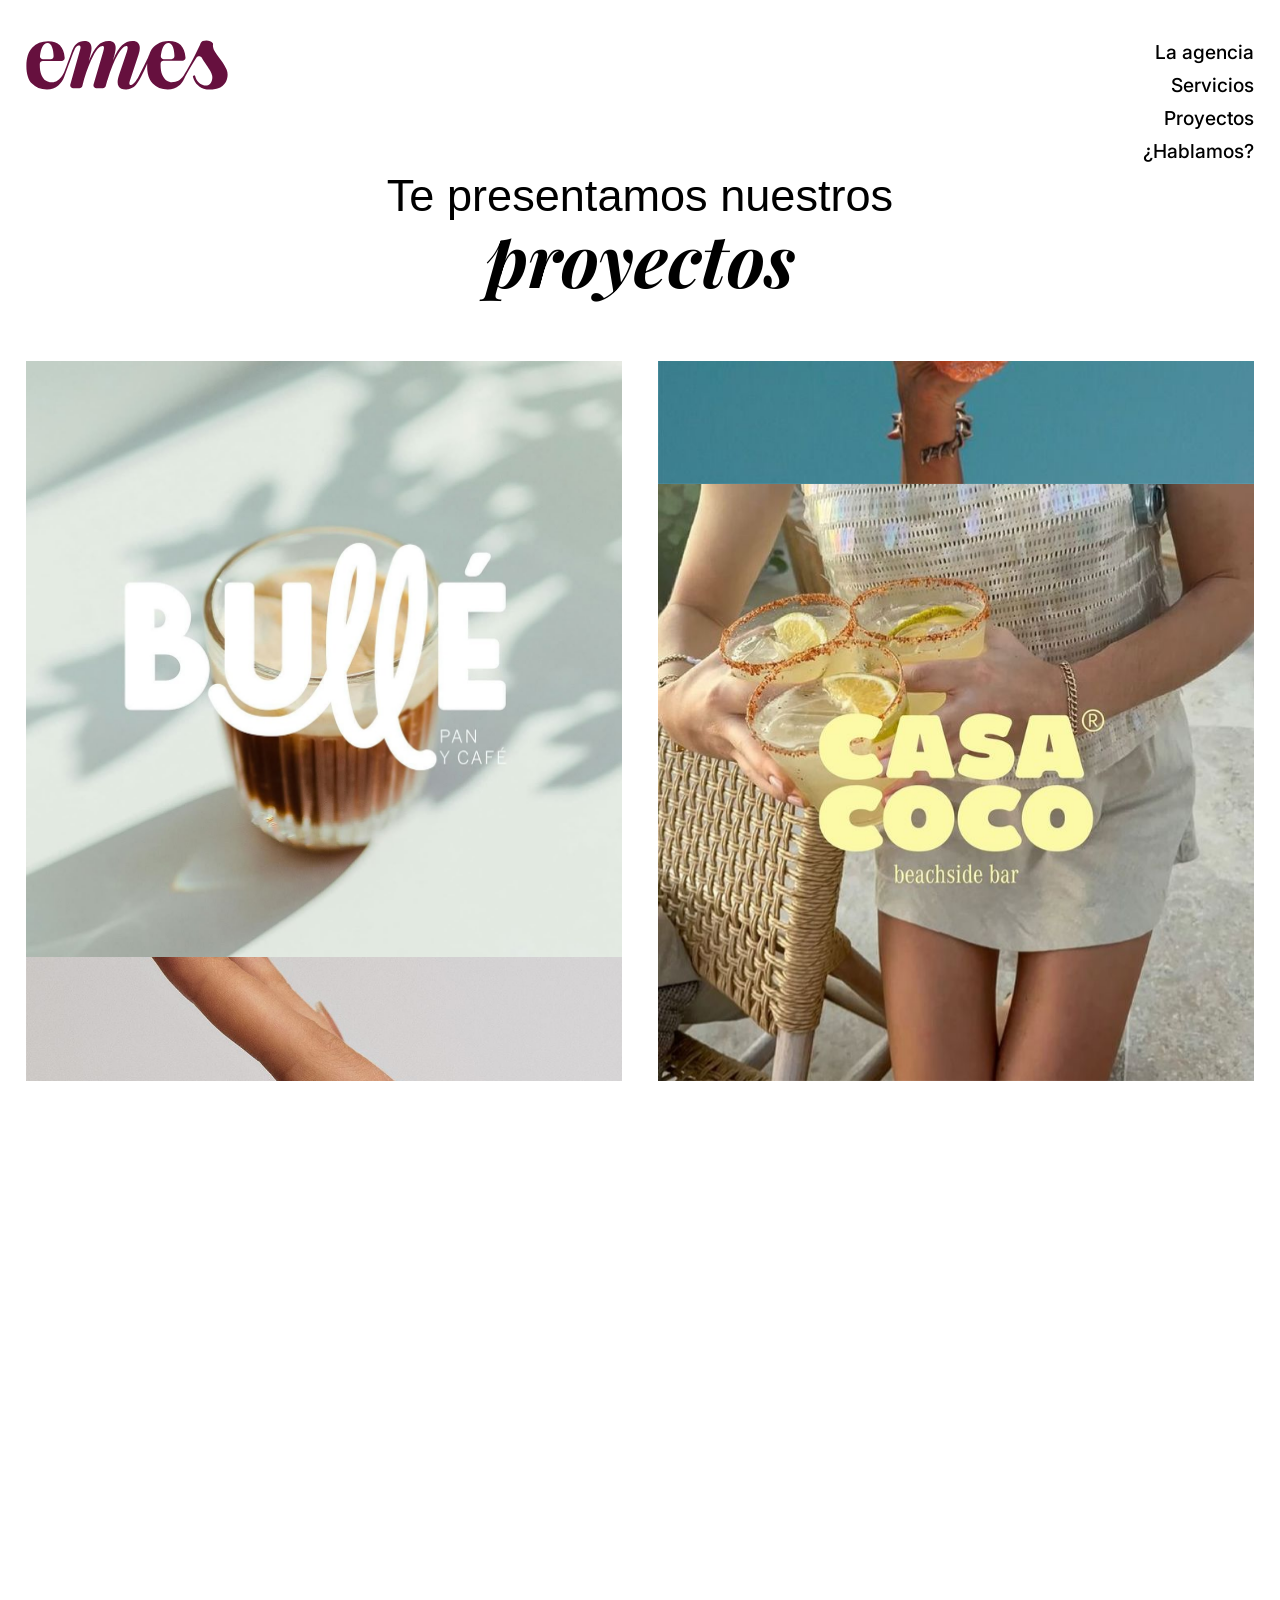
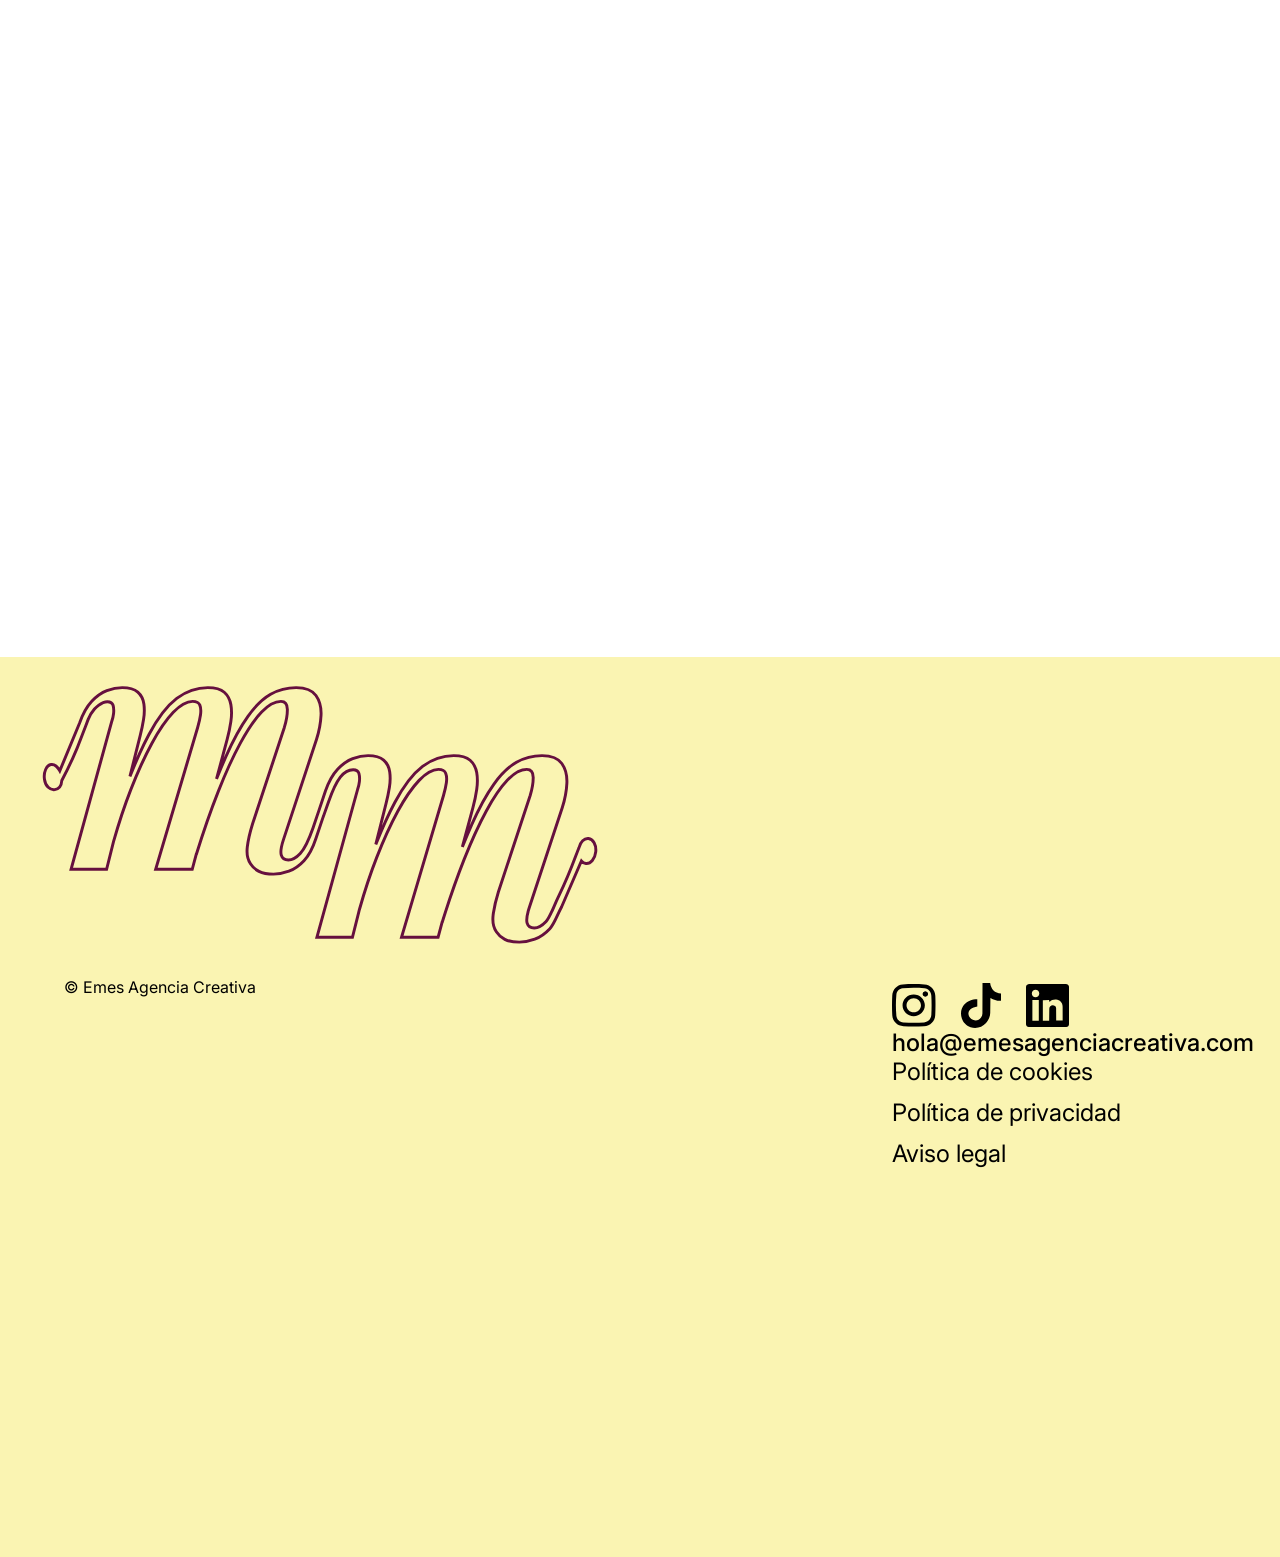
<file: proyectos/index.html>
<!DOCTYPE html>
<html lang="es">

<head>
    <meta charset="UTF-8">
    <meta name="viewport" content="width=device-width, initial-scale=1.0">
    <title>Emes Agencia Creativa - Proyectos</title>
    <!-- cambiar el codigo de las fuentes, con las dos seleccionadas ese codigo -->
    <!-- Playfair Display -->
    <link rel="preconnect" href="https://fonts.googleapis.com">
    <link rel="preconnect" href="https://fonts.gstatic.com" crossorigin>
    <link
        href="https://fonts.googleapis.com/css2?family=Inter:wght@100..900&family=Playfair+Display:ital,wght@0,400..900;1,400..900&display=swap"
        rel="stylesheet">
    <!-- Excon variable -->
    <link href="https://api.fontshare.com/v2/css?f[]=excon@1,2&display=swap" rel="stylesheet">
    <!-- Inter -->
    <link rel="stylesheet" href="estilo-proyectos.css">
    <link rel="stylesheet" href="../estilo.css">
</head>

<body>
    <header class="header">
        <nav class="nav-container" id="main-nav">
            <h1 class="header__logo">
                <a href="../index.html" aria-label="Emes Agencia Creativa - inicio">
                    <?xml version="1.0" encoding="UTF-8"?>
                    <svg id="svg-emes" data-name="Capa 1" xmlns="http://www.w3.org/2000/svg" viewBox="0 0 265.86 65.79"
                        class="emes-logo-svg vertical-align">
                        <defs>
                            <style>
                                .logo-emes {
                                    fill: #66103e;
                                }
                            </style>
                        </defs>
                        <path class="logo-emes"
                            d="M264.21,39.66v-.12c-1.44-3.66-4.04-8.09-7.8-13.31l-2.72-3.62c-3.07-4.04-5.23-7.33-6.48-9.89-.31-.64-.76-1.99-1.08-3.75-.47-2.64.33-3.66-.31-4.66-2.44-3.87-8.82-4.66-13.31-2.93-1.08.42-2.81,2.23-3.65,5.11-9.07,19.13-16.88,33.25-21.14,39.73-.57.88-4.19,6.26-9.12,8.18-3.12,1.22-6.31,1.16-6.31,1.16-2.65,0-5.12-.78-7.42-2.34-2.3-1.55-4.17-4.05-5.61-7.47-1.44-3.42-2.16-7.71-2.16-12.86,0-.56,0-1.08,0-1.58.02-2.17,1.78-3.91,3.95-3.91h24.89c2.31,0,4.13-1.98,3.94-4.29-1.15-14.44-8.42-21.65-21.8-21.65-6,0-11.17,1.35-15.52,4.02-2.99,1.84-4.83,3.84-5.28,4.34-3.45,3.78-4.09,6.99-6.69,13.21-.13.31-.27.63-.27.63-.21.44-.41.82-.57,1.12-1.55,3.23-3.14,6.47-4.76,9.72-2.65,5.35-5.31,10.6-7.99,15.76-.03.06-.06.12-.1.18-.56.94-5.39,8.9-8.7,8.9-1.01,0-1.55-.5-1.55-.5-.44-.41-.67-1.06-.67-1.96,0-.78.24-1.91.71-3.38l11.45-34.47c1.08-3.11,1.63-5.96,1.63-8.53,0-2.81-.78-5.03-2.34-6.66-1.55-1.63-3.97-2.46-7.24-2.46-5.23,0-9.84,1.87-13.85,5.61-4.01,3.74-7.97,10.24-11.86,19.52l2.1-7.47c.94-3.5,1.4-6.35,1.4-8.53,0-6.08-3.08-9.12-9.22-9.12-5.61,0-10.43,2.03-14.42,6.08-4.01,4.05-7.93,10.83-11.75,20.33l2.57-10.05c.71-2.65,1.06-4.98,1.06-7.02,0-2.81-.74-5.06-2.22-6.78-1.48-1.71-3.89-2.57-7.24-2.57-1.99,0-3.85.31-5.61.94-1.94.69-3.27,1.58-3.68,1.87-2.9,2.01-4.43,4.65-5.17,6.24-.51.98-.98,2.05-1.4,3.21l-3.15,8.88c-.6,1.59-2.21,5.92-4.39,11.75-2.46,6.56-3.72,9.89-5.74,12.84-.5.73-4.1,5.93-8.05,7.45-1.78.68-5.02,1.15-6.15,1.15h-.09c-2.65,0-5.12-.78-7.42-2.34-2.3-1.55-4.17-4.05-5.61-7.47-1.44-3.42-2.16-7.71-2.16-12.86,0-.56,0-1.08,0-1.58.02-2.17,1.78-3.91,3.95-3.91h24.89c2.31,0,4.13-1.98,3.94-4.29C49.77,8.82,42.51,1.61,29.13,1.61c-8.65,0-15.59,2.78-20.8,8.35C3.1,15.52.5,23.57.5,34.09s2.43,18.06,7.3,23.31c4.87,5.25,11.43,7.89,19.69,7.89,6,0,11-1.78,15.01-5.32,3.62-3.2,6.22-7.02,7.84-11.45.68-1.86,3.89-10.52,9.63-26l2.22-5.96c.57-1.32.95-2.22,1.52-3.55l.33-.73c.24-.55.31-.74.44-1.03,0,0,.26-.58.97-1.48.2-.25.36-.42.4-.47,1.66-1.83,2.95-2.16,3.8-2.16,1.4,0,2.1.82,2.1,2.46,0,.93-.2,2.06-.59,3.38l-12.84,45.45c-.71,2.52,1.18,5.03,3.8,5.03h8.19c1.8,0,3.38-1.22,3.83-2.96l2.28-8.83v.12c3.89-13.01,8.05-23.56,12.44-31.67,4.4-8.1,8.35-12.15,11.86-12.15,1.24,0,1.87.74,1.87,2.22,0,1.16-.31,2.77-.94,4.8l-12.77,43.42c-.74,2.53,1.15,5.07,3.79,5.07h8.43c1.77,0,3.33-1.18,3.8-2.89l2.24-7.99v.35c4.52-14.65,9.02-25.81,13.5-33.48,4.48-7.67,8.31-11.51,11.51-11.51,1.08,0,1.63.78,1.63,2.34,0,1.1-.31,2.65-.94,4.68l-10.52,31.55c-1.16,3.5-1.75,6.55-1.75,9.12,0,2.18.43,3.93,1.28,5.25,1.71,2.81,4.83,4.21,9.34,4.21.61,0,1.61,0,2.87-.21,0,0,2.89-.46,5.67-2,4.04-2.22,6.87-5.51,11.89-15.03,2.3-4.36,5.11-10.1,7.93-17.05-.04.68-.1,1.79-.1,3.18,0,4.59.01,15.44,7.3,23.31,4.87,5.25,11.43,7.89,19.69,7.89,6,0,11-1.78,15.01-5.32.89-.78,3.24-2.86,5.37-6.32,1.18-1.89,1.8-3.44,1.96-3.79,1.23-2.88,5.4-10.26,15.61-26.62,1.61-2.58,5.4-2.52,6.91.12,1.35,2.37,3.38,5.57,6.11,9.59,2.31,3.37,4.02,5.97,5.13,7.83,1.11,1.84,1.89,3.83,2.36,5.93.47,2.12.37,4.32-.31,6.64-.51,1.76-1.48,4.49-4.39,5.92-2.72,1.32-5.58.71-6.57.44-3.65-.97-5.91-3.18-6.98-4.34-2.45-2.65-3.51-5.57-3.98-7.57-.19-.8-.99-1.29-1.79-1.14-.01,0-.02,0-.03,0-.85.17-1.41,1-1.21,1.84.26,1.11.65,2.35,1.21,3.66,1.2,2.84,2.77,4.9,3.97,6.26.77.8,2.55,2.52,4.76,3.89,1.23.76,2.38,1.28,2.69,1.42,1.11.48,1.78.71,2.65.91,2.85.72,8.58,1.14,14.12,0,1.89-.39,5.5-.93,9.45-3.99,2.86-2.21,4.82-5.13,5.88-8.78,1.31-4.47,1.23-8.52-.22-12.16ZM177.42,20.76c.6-5.04,1.62-8.93,3.05-11.65h-.01c1.83-3.46,4.14-5.2,6.95-5.2s4.77,2.01,6.14,6.02c1.04,3.07,1.64,6.77,1.79,11.1.08,2.26-1.69,4.15-3.95,4.15h-10.05c-2.36,0-4.21-2.07-3.93-4.42ZM18.39,20.89c.6-5.04,1.62-8.93,3.05-11.65h-.01c1.83-3.46,4.14-5.2,6.95-5.2s4.77,2.01,6.14,6.02c1.04,3.07,1.64,6.77,1.79,11.1.08,2.26-1.69,4.15-3.95,4.15h-10.05c-2.36,0-4.21-2.07-3.93-4.42Z" />
                    </svg>
                    <span class="visually-hidden">Emes Agencia Creativa</span>
                </a>
            </h1>
    
            <input type="checkbox" id="menu-toggle" class="menu-checkbox">
    
            <label for="menu-toggle" class="nav__burguer" aria-label="Abrir menú">
                <span></span>
                <span></span>
                <span></span>
            </label>
    
            <div class="header__menu">
                <ul class="header__menu_list">
                    <li><a href="../la-agencia/index.html">La agencia</a></li>
                    <li><a href="../servicios/index.html">Servicios</a></li>
                    <li><a href="../proyectos/index.html">Proyectos</a></li>
                    <li><a href="../contacto/index.html">¿Hablamos?</a></li>
                </ul>
            </div>
    
            <!-- OVERLAY MENÚ HAMBURGUESA -->
            <div class="menu__overlay">
    
                <div class="menu__overlay_header">
                    <?xml version="1.0" encoding="UTF-8"?>
                    <svg id="svg-emes-contorno" data-name="Capa 1" xmlns="http://www.w3.org/2000/svg"
                        viewBox="-3 -3 271.86 71.79" class="emes-logo-svg">
                        <defs>
                            <style>
                                .cls-1 {
                                    fill: none;
                                    stroke: #66103e;
                                    stroke-miterlimit: 10;
                                }
                            </style>
                        </defs>
                        <path class="cls-1"
                            d="M264.21,39.66v-.12c-1.44-3.66-4.04-8.09-7.8-13.31l-2.72-3.62c-3.07-4.04-5.23-7.33-6.48-9.89-.31-.64-.76-1.99-1.08-3.75-.47-2.64.33-3.66-.31-4.66-2.44-3.87-8.82-4.66-13.31-2.93-1.08.42-2.81,2.23-3.65,5.11-9.07,19.13-16.88,33.25-21.14,39.73-.57.88-4.19,6.26-9.12,8.18-3.12,1.22-6.31,1.16-6.31,1.16-2.65,0-5.12-.78-7.42-2.34-2.3-1.55-4.17-4.05-5.61-7.47-1.44-3.42-2.16-7.71-2.16-12.86,0-.56,0-1.08,0-1.58.02-2.17,1.78-3.91,3.95-3.91h24.89c2.31,0,4.13-1.98,3.94-4.29-1.15-14.44-8.42-21.65-21.8-21.65-6,0-11.17,1.35-15.52,4.02-2.99,1.84-4.83,3.84-5.28,4.34-3.45,3.78-4.09,6.99-6.69,13.21-.13.31-.27.63-.27.63-.21.44-.41.82-.57,1.12-1.55,3.23-3.14,6.47-4.76,9.72-2.65,5.35-5.31,10.6-7.99,15.76-.03.06-.06.12-.1.18-.56.94-5.39,8.9-8.7,8.9-1.01,0-1.55-.5-1.55-.5-.44-.41-.67-1.06-.67-1.96,0-.78.24-1.91.71-3.38l11.45-34.47c1.08-3.11,1.63-5.96,1.63-8.53,0-2.81-.78-5.03-2.34-6.66-1.55-1.63-3.97-2.46-7.24-2.46-5.23,0-9.84,1.87-13.85,5.61-4.01,3.74-7.97,10.24-11.86,19.52l2.1-7.47c.94-3.5,1.4-6.35,1.4-8.53,0-6.08-3.08-9.12-9.22-9.12-5.61,0-10.43,2.03-14.42,6.08-4.01,4.05-7.93,10.83-11.75,20.33l2.57-10.05c.71-2.65,1.06-4.98,1.06-7.02,0-2.81-.74-5.06-2.22-6.78-1.48-1.71-3.89-2.57-7.24-2.57-1.99,0-3.85.31-5.61.94-1.94.69-3.27,1.58-3.68,1.87-2.9,2.01-4.43,4.65-5.17,6.24-.51.98-.98,2.05-1.4,3.21l-3.15,8.88c-.6,1.59-2.21,5.92-4.39,11.75-2.46,6.56-3.72,9.89-5.74,12.84-.5.73-4.1,5.93-8.05,7.45-1.78.68-5.02,1.15-6.15,1.15h-.09c-2.65,0-5.12-.78-7.42-2.34-2.3-1.55-4.17-4.05-5.61-7.47-1.44-3.42-2.16-7.71-2.16-12.86,0-.56,0-1.08,0-1.58.02-2.17,1.78-3.91,3.95-3.91h24.89c2.31,0,4.13-1.98,3.94-4.29C49.77,8.82,42.51,1.61,29.13,1.61c-8.65,0-15.59,2.78-20.8,8.35C3.1,15.52.5,23.57.5,34.09s2.43,18.06,7.3,23.31c4.87,5.25,11.43,7.89,19.69,7.89,6,0,11-1.78,15.01-5.32,3.62-3.2,6.22-7.02,7.84-11.45.68-1.86,3.89-10.52,9.63-26l2.22-5.96c.57-1.32.95-2.22,1.52-3.55l.33-.73c.24-.55.31-.74.44-1.03,0,0,.26-.58.97-1.48.2-.25.36-.42.4-.47,1.66-1.83,2.95-2.16,3.8-2.16,1.4,0,2.1.82,2.1,2.46,0,.93-.2,2.06-.59,3.38l-12.84,45.45c-.71,2.52,1.18,5.03,3.8,5.03h8.19c1.8,0,3.38-1.22,3.83-2.96l2.28-8.83v.12c3.89-13.01,8.05-23.56,12.44-31.67,4.4-8.1,8.35-12.15,11.86-12.15,1.24,0,1.87.74,1.87,2.22,0,1.16-.31,2.77-.94,4.8l-12.77,43.42c-.74,2.53,1.15,5.07,3.79,5.07h8.43c1.77,0,3.33-1.18,3.8-2.89l2.24-7.99v.35c4.52-14.65,9.02-25.81,13.5-33.48,4.48-7.67,8.31-11.51,11.51-11.51,1.08,0,1.63.78,1.63,2.34,0,1.1-.31,2.65-.94,4.68l-10.52,31.55c-1.16,3.5-1.75,6.55-1.75,9.12,0,2.18.43,3.93,1.28,5.25,1.71,2.81,4.83,4.21,9.34,4.21.61,0,1.61,0,2.87-.21,0,0,2.89-.46,5.67-2,4.04-2.22,6.87-5.51,11.89-15.03,2.3-4.36,5.11-10.1,7.93-17.05-.04.68-.1,1.79-.1,3.18,0,4.59.01,15.44,7.3,23.31,4.87,5.25,11.43,7.89,19.69,7.89,6,0,11-1.78,15.01-5.32.89-.78,3.24-2.86,5.37-6.32,1.18-1.89,1.8-3.44,1.96-3.79,1.23-2.88,5.4-10.26,15.61-26.62,1.61-2.58,5.4-2.52,6.91.12,1.35,2.37,3.38,5.57,6.11,9.59,2.31,3.37,4.02,5.97,5.13,7.83,1.11,1.84,1.89,3.83,2.36,5.93.47,2.12.37,4.32-.31,6.64-.51,1.76-1.48,4.49-4.39,5.92-2.72,1.32-5.58.71-6.57.44-3.65-.97-5.91-3.18-6.98-4.34-2.45-2.65-3.51-5.57-3.98-7.57-.19-.8-.99-1.29-1.79-1.14-.01,0-.02,0-.03,0-.85.17-1.41,1-1.21,1.84.26,1.11.65,2.35,1.21,3.66,1.2,2.84,2.77,4.9,3.97,6.26.77.8,2.55,2.52,4.76,3.89,1.23.76,2.38,1.28,2.69,1.42,1.11.48,1.78.71,2.65.91,2.85.72,8.58,1.14,14.12,0,1.89-.39,5.5-.93,9.45-3.99,2.86-2.21,4.82-5.13,5.88-8.78,1.31-4.47,1.23-8.52-.22-12.16ZM177.42,20.76c.6-5.04,1.62-8.93,3.05-11.65h-.01c1.83-3.46,4.14-5.2,6.95-5.2s4.77,2.01,6.14,6.02c1.04,3.07,1.64,6.77,1.79,11.1.08,2.26-1.69,4.15-3.95,4.15h-10.05c-2.36,0-4.21-2.07-3.93-4.42ZM18.39,20.89c.6-5.04,1.62-8.93,3.05-11.65h-.01c1.83-3.46,4.14-5.2,6.95-5.2s4.77,2.01,6.14,6.02c1.04,3.07,1.64,6.77,1.79,11.1.08,2.26-1.69,4.15-3.95,4.15h-10.05c-2.36,0-4.21-2.07-3.93-4.42Z" />
                    </svg>
                </div>
    
                <nav class="menu__overlay_nav">
                    <ul class="menu__overlay_nav_list">
                        <li><a href="../la-agencia/index.html">La agencia</a></li>
                        <li><a href="../servicios/index.html">Servicios</a></li>
                        <li><a href="../proyectos/index.html">Proyectos</a></li>
                        <li><a href="../contacto/index.html">¿Hablamos?</a></li>
                    </ul>
                </nav>
    
                <div class="menu__overlay_footer">
                    <?xml version="1.0" encoding="UTF-8"?>
                    <svg id="svg-mm-contorno" data-name="Capa 1" xmlns="http://www.w3.org/2000/svg"
                        viewBox="0 0 200.99 90.3" class="logo-mm-contorno__footer">
                        <defs>
                            <style>
                                .cls-1 {
                                    fill: none;
                                    stroke: #66103e;
                                    stroke-miterlimit: 10;
                                }
                            </style>
                        </defs>
                        <path class="cls-1"
                            d="M192.12,53.21c-1.42-.15-2.76,1.22-3.22,3.16-1.03,2.36-2.73,7.93-6.84,16.38-2.03,4.17-3.01,7.31-4.39,8.79-1.39,1.48-2.73,2.23-4.04,2.23s-2.12-.55-2.43-1.64c-.31-1.09-.08-2.81.69-5.16l11.32-34.35c.92-2.89,1.44-5.67,1.56-8.32.12-2.66-.46-4.88-1.73-6.68-1.27-1.8-3.52-2.7-6.76-2.7s-6.07.76-8.72,2.29c-2.66,1.52-5.24,4.03-7.74,7.5-2.5,3.48-5.03,8.09-7.57,13.83-1.02,2.31-2.08,4.84-3.16,7.58l3.63-13.5c.54-2.03.96-4.08,1.27-6.15.31-2.07.31-3.99,0-5.74-.31-1.76-1.06-3.16-2.25-4.22-1.2-1.06-3.06-1.58-5.6-1.58-3.85,0-7.39,1.23-10.63,3.69-3.24,2.46-6.4,6.56-9.48,12.31-2.08,3.87-4.24,8.66-6.49,14.32l3.49-13.91c.46-1.8.85-3.63,1.15-5.51.31-1.88.35-3.65.12-5.33-.23-1.68-.92-3.03-2.08-4.05-1.15-1.01-2.93-1.52-5.31-1.52-1.69,0-3.45.35-5.26,1.05-1.81.7-3.52,1.92-5.14,3.63-1.62,1.72-3,4.18-4.16,7.38l-2.58,7.74h-.01l-1.62,4.81c-1.54,4.38-3.01,7.31-4.39,8.79-1.39,1.48-2.73,2.23-4.04,2.23s-2.12-.55-2.43-1.64c-.31-1.09-.08-2.81.69-5.16l11.32-34.35c.92-2.89,1.44-5.67,1.56-8.32.12-2.66-.46-4.88-1.73-6.68-1.27-1.8-3.52-2.7-6.76-2.7s-6.07.76-8.72,2.29c-2.66,1.52-5.24,4.03-7.74,7.5-2.5,3.48-5.03,8.09-7.57,13.83-1.02,2.31-2.08,4.84-3.16,7.58l3.63-13.5c.54-2.03.96-4.08,1.27-6.15.31-2.07.31-3.99,0-5.74-.31-1.76-1.06-3.16-2.25-4.22-1.2-1.06-3.06-1.58-5.6-1.58-3.85,0-7.39,1.23-10.63,3.69-3.24,2.46-6.4,6.56-9.48,12.31-2.08,3.87-4.24,8.66-6.49,14.32l3.49-13.91c.46-1.8.85-3.63,1.15-5.51.31-1.88.35-3.65.12-5.33-.23-1.68-.92-3.03-2.08-4.05-1.15-1.01-2.93-1.52-5.31-1.52-1.69,0-3.45.35-5.26,1.05-1.81.7-3.52,1.92-5.14,3.63-1.62,1.72-3,4.18-4.16,7.38l-6.76,16.34c-.69-1.26-1.85-2.3-2.96-2.14-1.63.23-2.61,2.62-2.28,5,.33,2.38,1.92,3.79,3.55,3.55,1.32-.19,2.25-1.3,2.38-3.11,4.91-9.22,6.19-13.57,7.1-15.9.84-2.15,1.16-2.99,1.9-4.96.3-.8.98-2.17,2.15-3.53,0,0,2.2-2.52,4.39-2.52,1.08,0,1.73.41,1.96,1.23.23.82.29,1.76.17,2.81-.12,1.06-.33,1.98-.64,2.76l-13.87,50.41h12.13l2.36-9.4c1.79-6.35,3.75-12.29,5.9-17.79,2.35-6.02,4.76-11.29,7.22-15.82,2.46-4.53,4.89-8.05,7.28-10.55,2.39-2.5,4.58-3.75,6.59-3.75,1.31,0,2.14.43,2.48,1.29.35.86.42,1.95.23,3.28-.19,1.33-.52,2.77-.98,4.34l-14.33,48.41h12.48l1.43-5.32-.04.28c2.46-7.97,4.97-15.16,7.51-21.57,2.54-6.41,5.06-11.92,7.57-16.53,2.5-4.61,4.91-8.13,7.22-10.55,2.31-2.42,4.51-3.63,6.59-3.63,1.46,0,2.2.92,2.2,2.75s-.35,3.89-1.04,6.15l-10.86,32.94c-.92,2.97-1.52,5.61-1.79,7.91-.27,2.31.1,4.2,1.1,5.69.69,1.1,1.66,1.95,2.89,2.58,1.23.62,2.89.94,4.97.94,1.69,0,3.45-.33,5.26-1s3.52-1.85,5.14-3.58c1.62-1.72,2.96-4.22,4.04-7.5l2.57-7.62h.02l1.73-4.92c1.39-3.99,2.73-6.82,4.04-8.5,1.31-1.68,2.77-2.52,4.39-2.52,1.08,0,1.73.41,1.96,1.23.23.82.29,1.76.17,2.81-.12,1.06-.33,1.98-.64,2.76l-13.87,50.41h12.13l2.36-9.4c1.79-6.35,3.75-12.29,5.9-17.79,2.35-6.02,4.76-11.29,7.22-15.82,2.46-4.53,4.89-8.05,7.28-10.55,2.39-2.5,4.58-3.75,6.59-3.75,1.31,0,2.14.43,2.48,1.29.35.86.42,1.95.23,3.28-.19,1.33-.52,2.77-.98,4.34l-14.33,48.41h12.48l1.43-5.32-.04.28c2.46-7.97,4.97-15.16,7.51-21.57,2.54-6.41,5.06-11.92,7.57-16.53,2.5-4.61,4.91-8.13,7.22-10.55,2.31-2.42,4.51-3.63,6.59-3.63,1.46,0,2.2.92,2.2,2.75s-.35,3.89-1.04,6.15l-10.86,32.94c-.92,2.97-1.52,5.61-1.79,7.91-.27,2.31.1,4.2,1.1,5.69.69,1.1,1.66,1.95,2.89,2.58,1.23.62,2.89.94,4.97.94,1.69,0,3.45-.33,5.26-1s3.52-1.85,5.14-3.58c1.62-1.72,2.35-4.35,4.04-7.5l6.74-15.61c.42.49.94.81,1.53.87,1.62.17,3.12-1.61,3.36-3.98.24-2.36-.88-4.41-2.5-4.58Z" />
                    </svg>
    
                    <div class="footer__items">
                        <div class="footer__social-icons">
                            <a href="#" aria-label="Instagram">
                                <svg width="44" height="43" viewBox="0 0 44 43" fill="none"
                                    xmlns="http://www.w3.org/2000/svg">
                                    <path
                                        d="M31.9839 42.2702C24.9396 42.6569 18.2015 42.6569 11.4635 42.2702C5.20669 41.8835 0.612551 37.4577 0.262522 31.3562C-0.0875074 24.6961 -0.0875074 18.1649 0.262522 11.4618C0.525044 5.66109 4.8129 0.891594 10.6759 0.418942C18.0703 -0.139647 25.1584 -0.139647 32.5527 0.418942C38.6345 0.848626 43.0536 5.70406 43.3162 11.6767C43.5787 18.3368 43.5787 24.6961 43.2286 31.3562C42.9224 37.3288 38.4157 42.0124 32.0277 42.3131L31.9839 42.2702ZM32.1152 38.403C36.4906 38.1452 39.1158 34.7507 39.3345 30.8406C39.6846 24.3953 39.6846 18.1219 39.3345 11.6337C39.1158 7.80951 36.5343 4.58688 32.509 4.24313C25.1584 3.64157 17.9828 3.5986 10.6759 4.2861C7.26311 4.62985 4.68165 7.29389 4.37537 10.6884C3.71906 17.7352 3.76282 24.6961 4.37537 31.7429C4.68165 35.4382 7.6569 38.1452 11.4197 38.403C18.289 38.8327 25.0709 38.8757 32.1589 38.403H32.1152Z"
                                        fill="black" />
                                    <path
                                        d="M35.9217 9.91453C35.9217 8.49657 34.7404 7.37939 33.3403 7.37939C31.9401 7.37939 30.7588 8.49657 30.7588 9.91453C30.7588 11.3325 31.9401 12.4497 33.3403 12.4497C34.7404 12.4497 35.9217 11.3325 35.9217 9.91453Z"
                                        fill="black" />
                                    <path
                                        d="M32.8593 21.3017C32.8593 27.3172 27.8714 32.2156 21.7021 32.2156C15.5328 32.2156 10.5449 27.3172 10.5449 21.3017C10.5449 15.2861 15.5328 10.3877 21.7021 10.3877C27.8714 10.3877 32.8593 15.2861 32.8593 21.3017ZM28.9652 21.2587C28.9652 17.3486 25.7275 14.1689 21.7459 14.1689C17.7643 14.1689 14.5265 17.3486 14.5265 21.2587C14.5265 25.1688 17.7643 28.3485 21.7459 28.3485C25.7275 28.3485 28.9652 25.1688 28.9652 21.2587Z"
                                        fill="black" />
                                    <path
                                        d="M33.3403 12.4497C34.766 12.4497 35.9217 11.3146 35.9217 9.91453C35.9217 8.51441 34.766 7.37939 33.3403 7.37939C31.9146 7.37939 30.7588 8.51441 30.7588 9.91453C30.7588 11.3146 31.9146 12.4497 33.3403 12.4497Z"
                                        fill="black" />
                                </svg>
                            </a>
    
                            <a href="#" aria-label="TikTok">
                                <svg width="40" height="45" viewBox="0 0 40 45" fill="none"
                                    xmlns="http://www.w3.org/2000/svg">
                                    <path
                                        d="M9.56337 44.2223C5.0396 42.7078 2.05306 38.9866 0.867215 35.4817C-0.757829 30.7219 -0.0990411 25.8757 2.84361 22.1111C6.04977 18.0005 10.9688 16.2264 16.2832 16.1831V23.5823C13.7797 24.2747 11.2763 24.7074 9.47555 26.2218C6.22546 28.9911 7.05993 33.7941 10.3539 36.0442C12.5499 37.5154 15.1852 37.9481 17.6447 36.7365C19.4893 35.8278 21.4218 33.1451 21.4218 30.4623L21.5096 0H29.1518C29.8984 5.92804 33.7633 10.3416 40 10.4714V17.7408C36.135 18.0437 33.0167 16.7456 29.4153 14.885L29.2396 29.7267C29.2396 33.5778 27.5267 37.2558 25.0233 40.0683C21.2022 44.3521 15.273 46.1262 9.56337 44.2656V44.2223Z"
                                        fill="black" />
                                </svg>
                            </a>
    
                            <a href="#" aria-label="LinkedIn">
                                <svg width="43" height="43" viewBox="0 0 43 43" fill="none"
                                    xmlns="http://www.w3.org/2000/svg">
                                    <path
                                        d="M40.223 42.9566H2.73362C1.30174 42.9566 0 41.5247 0 40.1362V3.25429C0 1.34511 1.04141 0.347124 2.95059 0H39.8759C41.3945 0 43 1.30172 43 2.82038V40.1362C43 41.3946 41.8719 43 40.2664 43L40.223 42.9566ZM13.2775 9.5893C13.2775 7.54995 11.5853 5.85772 9.54596 5.85772C7.50661 5.85772 5.81438 7.50656 5.81438 9.5893C5.81438 11.672 7.50661 13.3209 9.54596 13.3209C11.5853 13.3209 13.2775 11.672 13.2775 9.5893ZM23.3007 24.776C23.3007 22.6932 25.0363 21.4349 26.5984 21.3047C28.0737 21.218 30.113 22.2593 30.113 24.0817L30.1998 36.6216H36.665L36.6216 22.6499C36.6216 18.7447 33.888 15.9243 30.0696 15.5772C27.553 15.3602 25.3401 16.1847 23.6044 17.8769L22.9536 16.0545L16.8355 16.1413V36.665H23.1706L23.3007 24.776ZM12.8002 16.0545H6.37841V36.665H12.8002V16.0545Z"
                                        fill="black" />
                                </svg>
                            </a>
                        </div>
    
                        <p class="footer__copyright">© Emes Agencia Creativa</p>
                    </div>
                </div>
    
            </div>
    
        </nav>
    </header>

<div class="titulo-pagina">
    <h2 class="titulo1-excon">Te presentamos nuestros</h2>
    <h2 class="titulo2-playfair">proyectos</h2>
</div>
   


<main class="projects-section">
    <!-- hacemos las dos columnas -->
    <div class="projects-grid">
        <div class="left-column carousel-track" id="left-column">
            <div class="project-list" id="left-list">
                <!-- project-card es el contenedor externo de cada tarjeta -->
                <div class="project-card">
                    <!-- card-inner es la tarjeta que gira -->
                    <div class="card-inner">
                        <!-- card-front es la cara principal de la tarjeta con la foto -->
                        <a href="../pag proyectos/index.html" class="card-front">
                            <img src="assets/img-proyectos-1-bulle.jpg" alt="BULLÉ" class="card-img">
                        </a>
                        <div class="card-back">
                            <!-- card-back es la cara que vemos cuando gira -->
                            <a href="../pag proyectos/index.html" class="card-front">
                            <h2 class="card-title">BULLÉ</h2>
                            <p class="card-description">Rebranding</p>
                        </div>
                    </div>
                </div>
                <div class="project-card">
                    <div class="card-inner">
                        <a href="#" class="card-front">
                            <img src="assets/img-proyectos-2-joyas.jpg" alt="Victoria Sayeg Jewelry" class="card-img">
                        </a>
                        <div class="card-back">
                            <h2 class="card-title">VICTORIA SAYEG</h2>
                            <p class="card-description">Audiovisual</p>
                        </div>
                    </div>
                </div>
                <div class="project-card">
                    <div class="card-inner">
                        <a href="#" class="card-front">
                            <img src="assets/img-proyectos-3-pan.jpeg" alt="DOLCE" class="card-img">
                        </a>
                        <div class="card-back">
                            <h2 class="card-title">DOLCE</h2>
                            <p class="card-description">UX/UI</p>
                        </div>
                    </div>
                </div>
                <div class="project-card">
                    <div class="card-inner">
                        <a href="#" class="card-front">
                            <img src="assets/img-proyectos-4-pizza.jpg" alt="PIZZA" class="card-img">
                        </a>
                        <div class="card-back">
                            <h2 class="card-title">PIZZERIA</h2>
                            <p class="card-description">Social Media</p>
                        </div>
                    </div>
                </div>
            </div>
        </div>

        <div class="right-column carousel-track" id="right-column">
            <div class="project-list" id="right-list">
                <div class="project-card">
                    <div class="card-inner">
                        <a href="#" class="card-front">
                            <img src="assets/img-proyectos-5-matcha.jpeg" alt="Matcha" class="card-img">
                        </a>
                        <div class="card-back">
                            <h2 class="card-title">FRESH FUSE</h2>
                            <p class="card-description">Branding</p>
                        </div>
                    </div>
                </div>
                <div class="project-card">
                    <div class="card-inner">
                        <a href="#" class="card-front">
                            <img src="assets/img-proyectos-6-flow.jpeg" alt="FLOW PILATES" class="card-img">
                        </a>
                        <div class="card-back">
                            <h2 class="card-title">FLOW PILATES</h2>
                            <p class="card-description">Diseño Gráfico</p>
                        </div>
                    </div>
                </div>
                <div class="project-card">
                    <div class="card-inner">
                        <a href="#" class="card-front">
                            <img src="assets/img-proyectos-7-vitamine.jpg" alt="VITAMINE" class="card-img">
                        </a>
                        <div class="card-back">
                            <h2 class="card-title">VITAMINE</h2>
                            <p class="card-description">Diseño Web</p>
                        </div>
                    </div>
                </div>
                <div class="project-card">
                    <div class="card-inner">
                        <a href="#" class="card-front">
                            <img src="assets/img-proyectos-8-coco.jpg" alt="COCO" class="card-img">
                        </a>
                        <div class="card-back">
                            <h2 class="card-title">COCO</h2>
                            <p class="card-description">Audiovisual | UX/UI</p>
                        </div>
                    </div>
                </div>
            </div>
        </div>

    </div>
</main>

<!-- FOOTER MÓVIL -->
<footer class="footer-mobile">
    <div class="footer-mobile__top">
        <a href="mailto:hola@emesagenciacreativa.com" class="footer-mobile__email">hola@emesagenciacreativa.com</a>

        <!-- nav semántico para los links legales, usamos nav porque es un grupo de enlaces de navegación pero se diferencia del nav principal del header con aria label-->
        <nav class="footer-mobile__legal" aria-label="Enlaces legales">
            <a href="../../uso de datos/cookies/index.html">Política de cookies</a>
            <a href="../../uso de datos/politica privacidad/index.html">Política de privacidad</a>
            <a href="../../uso de datos/aviso legal/index.html">Aviso legal</a>
        </nav>
    </div>
    <div class="footer-mobile__bottom">
        <!-- SVG de logo-mm-contorno -->
        <?xml version="1.0" encoding="UTF-8"?>
        <svg id="svg-mm-contorno" data-name="Capa 1" xmlns="http://www.w3.org/2000/svg" viewBox="0 0 200.99 90.3"
            class="logo-mm-contorno__footer">
            <defs>
                <style>
                    .cls-1 {
                        fill: none;
                        stroke: #66103e;
                        stroke-miterlimit: 10;
                    }
                </style>
            </defs>
            <path class="cls-1"
                d="M192.12,53.21c-1.42-.15-2.76,1.22-3.22,3.16-1.03,2.36-2.73,7.93-6.84,16.38-2.03,4.17-3.01,7.31-4.39,8.79-1.39,1.48-2.73,2.23-4.04,2.23s-2.12-.55-2.43-1.64c-.31-1.09-.08-2.81.69-5.16l11.32-34.35c.92-2.89,1.44-5.67,1.56-8.32.12-2.66-.46-4.88-1.73-6.68-1.27-1.8-3.52-2.7-6.76-2.7s-6.07.76-8.72,2.29c-2.66,1.52-5.24,4.03-7.74,7.5-2.5,3.48-5.03,8.09-7.57,13.83-1.02,2.31-2.08,4.84-3.16,7.58l3.63-13.5c.54-2.03.96-4.08,1.27-6.15.31-2.07.31-3.99,0-5.74-.31-1.76-1.06-3.16-2.25-4.22-1.2-1.06-3.06-1.58-5.6-1.58-3.85,0-7.39,1.23-10.63,3.69-3.24,2.46-6.4,6.56-9.48,12.31-2.08,3.87-4.24,8.66-6.49,14.32l3.49-13.91c.46-1.8.85-3.63,1.15-5.51.31-1.88.35-3.65.12-5.33-.23-1.68-.92-3.03-2.08-4.05-1.15-1.01-2.93-1.52-5.31-1.52-1.69,0-3.45.35-5.26,1.05-1.81.7-3.52,1.92-5.14,3.63-1.62,1.72-3,4.18-4.16,7.38l-2.58,7.74h-.01l-1.62,4.81c-1.54,4.38-3.01,7.31-4.39,8.79-1.39,1.48-2.73,2.23-4.04,2.23s-2.12-.55-2.43-1.64c-.31-1.09-.08-2.81.69-5.16l11.32-34.35c.92-2.89,1.44-5.67,1.56-8.32.12-2.66-.46-4.88-1.73-6.68-1.27-1.8-3.52-2.7-6.76-2.7s-6.07.76-8.72,2.29c-2.66,1.52-5.24,4.03-7.74,7.5-2.5,3.48-5.03,8.09-7.57,13.83-1.02,2.31-2.08,4.84-3.16,7.58l3.63-13.5c.54-2.03.96-4.08,1.27-6.15.31-2.07.31-3.99,0-5.74-.31-1.76-1.06-3.16-2.25-4.22-1.2-1.06-3.06-1.58-5.6-1.58-3.85,0-7.39,1.23-10.63,3.69-3.24,2.46-6.4,6.56-9.48,12.31-2.08,3.87-4.24,8.66-6.49,14.32l3.49-13.91c.46-1.8.85-3.63,1.15-5.51.31-1.88.35-3.65.12-5.33-.23-1.68-.92-3.03-2.08-4.05-1.15-1.01-2.93-1.52-5.31-1.52-1.69,0-3.45.35-5.26,1.05-1.81.7-3.52,1.92-5.14,3.63-1.62,1.72-3,4.18-4.16,7.38l-6.76,16.34c-.69-1.26-1.85-2.3-2.96-2.14-1.63.23-2.61,2.62-2.28,5,.33,2.38,1.92,3.79,3.55,3.55,1.32-.19,2.25-1.3,2.38-3.11,4.91-9.22,6.19-13.57,7.1-15.9.84-2.15,1.16-2.99,1.9-4.96.3-.8.98-2.17,2.15-3.53,0,0,2.2-2.52,4.39-2.52,1.08,0,1.73.41,1.96,1.23.23.82.29,1.76.17,2.81-.12,1.06-.33,1.98-.64,2.76l-13.87,50.41h12.13l2.36-9.4c1.79-6.35,3.75-12.29,5.9-17.79,2.35-6.02,4.76-11.29,7.22-15.82,2.46-4.53,4.89-8.05,7.28-10.55,2.39-2.5,4.58-3.75,6.59-3.75,1.31,0,2.14.43,2.48,1.29.35.86.42,1.95.23,3.28-.19,1.33-.52,2.77-.98,4.34l-14.33,48.41h12.48l1.43-5.32-.04.28c2.46-7.97,4.97-15.16,7.51-21.57,2.54-6.41,5.06-11.92,7.57-16.53,2.5-4.61,4.91-8.13,7.22-10.55,2.31-2.42,4.51-3.63,6.59-3.63,1.46,0,2.2.92,2.2,2.75s-.35,3.89-1.04,6.15l-10.86,32.94c-.92,2.97-1.52,5.61-1.79,7.91-.27,2.31.1,4.2,1.1,5.69.69,1.1,1.66,1.95,2.89,2.58,1.23.62,2.89.94,4.97.94,1.69,0,3.45-.33,5.26-1s3.52-1.85,5.14-3.58c1.62-1.72,2.96-4.22,4.04-7.5l2.57-7.62h.02l1.73-4.92c1.39-3.99,2.73-6.82,4.04-8.5,1.31-1.68,2.77-2.52,4.39-2.52,1.08,0,1.73.41,1.96,1.23.23.82.29,1.76.17,2.81-.12,1.06-.33,1.98-.64,2.76l-13.87,50.41h12.13l2.36-9.4c1.79-6.35,3.75-12.29,5.9-17.79,2.35-6.02,4.76-11.29,7.22-15.82,2.46-4.53,4.89-8.05,7.28-10.55,2.39-2.5,4.58-3.75,6.59-3.75,1.31,0,2.14.43,2.48,1.29.35.86.42,1.95.23,3.28-.19,1.33-.52,2.77-.98,4.34l-14.33,48.41h12.48l1.43-5.32-.04.28c2.46-7.97,4.97-15.16,7.51-21.57,2.54-6.41,5.06-11.92,7.57-16.53,2.5-4.61,4.91-8.13,7.22-10.55,2.31-2.42,4.51-3.63,6.59-3.63,1.46,0,2.2.92,2.2,2.75s-.35,3.89-1.04,6.15l-10.86,32.94c-.92,2.97-1.52,5.61-1.79,7.91-.27,2.31.1,4.2,1.1,5.69.69,1.1,1.66,1.95,2.89,2.58,1.23.62,2.89.94,4.97.94,1.69,0,3.45-.33,5.26-1s3.52-1.85,5.14-3.58c1.62-1.72,2.35-4.35,4.04-7.5l6.74-15.61c.42.49.94.81,1.53.87,1.62.17,3.12-1.61,3.36-3.98.24-2.36-.88-4.41-2.5-4.58Z" />
        </svg>

        <div class="footer__social-icons">
            <a href="#" aria-label="Instagram">
                <!-- SVG de instagram -->
                <svg width="44" height="43" viewBox="0 0 44 43" fill="none" xmlns="http://www.w3.org/2000/svg">
                    <path
                        d="M31.9839 42.2702C24.9396 42.6569 18.2015 42.6569 11.4635 42.2702C5.20669 41.8835 0.612551 37.4577 0.262522 31.3562C-0.0875074 24.6961 -0.0875074 18.1649 0.262522 11.4618C0.525044 5.66109 4.8129 0.891594 10.6759 0.418942C18.0703 -0.139647 25.1584 -0.139647 32.5527 0.418942C38.6345 0.848626 43.0536 5.70406 43.3162 11.6767C43.5787 18.3368 43.5787 24.6961 43.2286 31.3562C42.9224 37.3288 38.4157 42.0124 32.0277 42.3131L31.9839 42.2702ZM32.1152 38.403C36.4906 38.1452 39.1158 34.7507 39.3345 30.8406C39.6846 24.3953 39.6846 18.1219 39.3345 11.6337C39.1158 7.80951 36.5343 4.58688 32.509 4.24313C25.1584 3.64157 17.9828 3.5986 10.6759 4.2861C7.26311 4.62985 4.68165 7.29389 4.37537 10.6884C3.71906 17.7352 3.76282 24.6961 4.37537 31.7429C4.68165 35.4382 7.6569 38.1452 11.4197 38.403C18.289 38.8327 25.0709 38.8757 32.1589 38.403H32.1152Z"
                        fill="black" />
                    <path
                        d="M35.9217 9.91453C35.9217 8.49657 34.7404 7.37939 33.3403 7.37939C31.9401 7.37939 30.7588 8.49657 30.7588 9.91453C30.7588 11.3325 31.9401 12.4497 33.3403 12.4497C34.7404 12.4497 35.9217 11.3325 35.9217 9.91453Z"
                        fill="black" />
                    <path
                        d="M32.8593 21.3017C32.8593 27.3172 27.8714 32.2156 21.7021 32.2156C15.5328 32.2156 10.5449 27.3172 10.5449 21.3017C10.5449 15.2861 15.5328 10.3877 21.7021 10.3877C27.8714 10.3877 32.8593 15.2861 32.8593 21.3017ZM28.9652 21.2587C28.9652 17.3486 25.7275 14.1689 21.7459 14.1689C17.7643 14.1689 14.5265 17.3486 14.5265 21.2587C14.5265 25.1688 17.7643 28.3485 21.7459 28.3485C25.7275 28.3485 28.9652 25.1688 28.9652 21.2587Z"
                        fill="black" />
                    <path
                        d="M33.3403 12.4497C34.766 12.4497 35.9217 11.3146 35.9217 9.91453C35.9217 8.51441 34.766 7.37939 33.3403 7.37939C31.9146 7.37939 30.7588 8.51441 30.7588 9.91453C30.7588 11.3146 31.9146 12.4497 33.3403 12.4497Z"
                        fill="black" />
                </svg>
            </a>

            <a href="#" aria-label="TikTok">
                <!-- SVG TikTok -->
                <svg width="40" height="45" viewBox="0 0 40 45" fill="none" xmlns="http://www.w3.org/2000/svg">
                    <path
                        d="M9.56337 44.2223C5.0396 42.7078 2.05306 38.9866 0.867215 35.4817C-0.757829 30.7219 -0.0990411 25.8757 2.84361 22.1111C6.04977 18.0005 10.9688 16.2264 16.2832 16.1831V23.5823C13.7797 24.2747 11.2763 24.7074 9.47555 26.2218C6.22546 28.9911 7.05993 33.7941 10.3539 36.0442C12.5499 37.5154 15.1852 37.9481 17.6447 36.7365C19.4893 35.8278 21.4218 33.1451 21.4218 30.4623L21.5096 0H29.1518C29.8984 5.92804 33.7633 10.3416 40 10.4714V17.7408C36.135 18.0437 33.0167 16.7456 29.4153 14.885L29.2396 29.7267C29.2396 33.5778 27.5267 37.2558 25.0233 40.0683C21.2022 44.3521 15.273 46.1262 9.56337 44.2656V44.2223Z"
                        fill="black" />
                </svg>
            </a>

            <a href="#" aria-label="LinkedIn">
                <!-- SVG Linkedin -->
                <svg width="43" height="43" viewBox="0 0 43 43" fill="none" xmlns="http://www.w3.org/2000/svg">
                    <path
                        d="M40.223 42.9566H2.73362C1.30174 42.9566 0 41.5247 0 40.1362V3.25429C0 1.34511 1.04141 0.347124 2.95059 0H39.8759C41.3945 0 43 1.30172 43 2.82038V40.1362C43 41.3946 41.8719 43 40.2664 43L40.223 42.9566ZM13.2775 9.5893C13.2775 7.54995 11.5853 5.85772 9.54596 5.85772C7.50661 5.85772 5.81438 7.50656 5.81438 9.5893C5.81438 11.672 7.50661 13.3209 9.54596 13.3209C11.5853 13.3209 13.2775 11.672 13.2775 9.5893ZM23.3007 24.776C23.3007 22.6932 25.0363 21.4349 26.5984 21.3047C28.0737 21.218 30.113 22.2593 30.113 24.0817L30.1998 36.6216H36.665L36.6216 22.6499C36.6216 18.7447 33.888 15.9243 30.0696 15.5772C27.553 15.3602 25.3401 16.1847 23.6044 17.8769L22.9536 16.0545L16.8355 16.1413V36.665H23.1706L23.3007 24.776ZM12.8002 16.0545H6.37841V36.665H12.8002V16.0545Z"
                        fill="black" />
                </svg>
            </a>
        </div>
        <p class="footer__copyright">© Emes Agencia Creativa</p>
    </div>
</footer>


<!-- FOOTER DESKTOP -->
<footer class="footer-desktop">
    <!-- hacemos dos columnas para facilitar el diseño -->
    <div class="footer-desktop__left">
        <div class="footer-desktop__brand-group">
            <!-- aria-hidden="true" porque es decorativo — el copyright ya identifica la marca, no hace falta que el lector de pantalla lo lea dos veces  -->

            <!-- SVG de logo-mm-contorno -->
            <?xml version="1.0" encoding="UTF-8"?>
            <svg id="Capa_1" data-name="Capa 1" xmlns="http://www.w3.org/2000/svg" viewBox="0 0 200.99 90.3"
                class="footer-desktop__logo">
                <defs>
                    <style>
                        .cls-1 {
                            fill: none;
                            stroke: #66103e;
                            stroke-miterlimit: 10;
                        }
                    </style>
                </defs>
                <path class="cls-1"
                    d="M192.12,53.21c-1.42-.15-2.76,1.22-3.22,3.16-1.03,2.36-2.73,7.93-6.84,16.38-2.03,4.17-3.01,7.31-4.39,8.79-1.39,1.48-2.73,2.23-4.04,2.23s-2.12-.55-2.43-1.64c-.31-1.09-.08-2.81.69-5.16l11.32-34.35c.92-2.89,1.44-5.67,1.56-8.32.12-2.66-.46-4.88-1.73-6.68-1.27-1.8-3.52-2.7-6.76-2.7s-6.07.76-8.72,2.29c-2.66,1.52-5.24,4.03-7.74,7.5-2.5,3.48-5.03,8.09-7.57,13.83-1.02,2.31-2.08,4.84-3.16,7.58l3.63-13.5c.54-2.03.96-4.08,1.27-6.15.31-2.07.31-3.99,0-5.74-.31-1.76-1.06-3.16-2.25-4.22-1.2-1.06-3.06-1.58-5.6-1.58-3.85,0-7.39,1.23-10.63,3.69-3.24,2.46-6.4,6.56-9.48,12.31-2.08,3.87-4.24,8.66-6.49,14.32l3.49-13.91c.46-1.8.85-3.63,1.15-5.51.31-1.88.35-3.65.12-5.33-.23-1.68-.92-3.03-2.08-4.05-1.15-1.01-2.93-1.52-5.31-1.52-1.69,0-3.45.35-5.26,1.05-1.81.7-3.52,1.92-5.14,3.63-1.62,1.72-3,4.18-4.16,7.38l-2.58,7.74h-.01l-1.62,4.81c-1.54,4.38-3.01,7.31-4.39,8.79-1.39,1.48-2.73,2.23-4.04,2.23s-2.12-.55-2.43-1.64c-.31-1.09-.08-2.81.69-5.16l11.32-34.35c.92-2.89,1.44-5.67,1.56-8.32.12-2.66-.46-4.88-1.73-6.68-1.27-1.8-3.52-2.7-6.76-2.7s-6.07.76-8.72,2.29c-2.66,1.52-5.24,4.03-7.74,7.5-2.5,3.48-5.03,8.09-7.57,13.83-1.02,2.31-2.08,4.84-3.16,7.58l3.63-13.5c.54-2.03.96-4.08,1.27-6.15.31-2.07.31-3.99,0-5.74-.31-1.76-1.06-3.16-2.25-4.22-1.2-1.06-3.06-1.58-5.6-1.58-3.85,0-7.39,1.23-10.63,3.69-3.24,2.46-6.4,6.56-9.48,12.31-2.08,3.87-4.24,8.66-6.49,14.32l3.49-13.91c.46-1.8.85-3.63,1.15-5.51.31-1.88.35-3.65.12-5.33-.23-1.68-.92-3.03-2.08-4.05-1.15-1.01-2.93-1.52-5.31-1.52-1.69,0-3.45.35-5.26,1.05-1.81.7-3.52,1.92-5.14,3.63-1.62,1.72-3,4.18-4.16,7.38l-6.76,16.34c-.69-1.26-1.85-2.3-2.96-2.14-1.63.23-2.61,2.62-2.28,5,.33,2.38,1.92,3.79,3.55,3.55,1.32-.19,2.25-1.3,2.38-3.11,4.91-9.22,6.19-13.57,7.1-15.9.84-2.15,1.16-2.99,1.9-4.96.3-.8.98-2.17,2.15-3.53,0,0,2.2-2.52,4.39-2.52,1.08,0,1.73.41,1.96,1.23.23.82.29,1.76.17,2.81-.12,1.06-.33,1.98-.64,2.76l-13.87,50.41h12.13l2.36-9.4c1.79-6.35,3.75-12.29,5.9-17.79,2.35-6.02,4.76-11.29,7.22-15.82,2.46-4.53,4.89-8.05,7.28-10.55,2.39-2.5,4.58-3.75,6.59-3.75,1.31,0,2.14.43,2.48,1.29.35.86.42,1.95.23,3.28-.19,1.33-.52,2.77-.98,4.34l-14.33,48.41h12.48l1.43-5.32-.04.28c2.46-7.97,4.97-15.16,7.51-21.57,2.54-6.41,5.06-11.92,7.57-16.53,2.5-4.61,4.91-8.13,7.22-10.55,2.31-2.42,4.51-3.63,6.59-3.63,1.46,0,2.2.92,2.2,2.75s-.35,3.89-1.04,6.15l-10.86,32.94c-.92,2.97-1.52,5.61-1.79,7.91-.27,2.31.1,4.2,1.1,5.69.69,1.1,1.66,1.95,2.89,2.58,1.23.62,2.89.94,4.97.94,1.69,0,3.45-.33,5.26-1s3.52-1.85,5.14-3.58c1.62-1.72,2.96-4.22,4.04-7.5l2.57-7.62h.02l1.73-4.92c1.39-3.99,2.73-6.82,4.04-8.5,1.31-1.68,2.77-2.52,4.39-2.52,1.08,0,1.73.41,1.96,1.23.23.82.29,1.76.17,2.81-.12,1.06-.33,1.98-.64,2.76l-13.87,50.41h12.13l2.36-9.4c1.79-6.35,3.75-12.29,5.9-17.79,2.35-6.02,4.76-11.29,7.22-15.82,2.46-4.53,4.89-8.05,7.28-10.55,2.39-2.5,4.58-3.75,6.59-3.75,1.31,0,2.14.43,2.48,1.29.35.86.42,1.95.23,3.28-.19,1.33-.52,2.77-.98,4.34l-14.33,48.41h12.48l1.43-5.32-.04.28c2.46-7.97,4.97-15.16,7.51-21.57,2.54-6.41,5.06-11.92,7.57-16.53,2.5-4.61,4.91-8.13,7.22-10.55,2.31-2.42,4.51-3.63,6.59-3.63,1.46,0,2.2.92,2.2,2.75s-.35,3.89-1.04,6.15l-10.86,32.94c-.92,2.97-1.52,5.61-1.79,7.91-.27,2.31.1,4.2,1.1,5.69.69,1.1,1.66,1.95,2.89,2.58,1.23.62,2.89.94,4.97.94,1.69,0,3.45-.33,5.26-1s3.52-1.85,5.14-3.58c1.62-1.72,2.35-4.35,4.04-7.5l6.74-15.61c.42.49.94.81,1.53.87,1.62.17,3.12-1.61,3.36-3.98.24-2.36-.88-4.41-2.5-4.58Z" />
            </svg>
            <p class="footer-desktop__copy">© Emes Agencia Creativa</p>
        </div>
    </div>

    <div class="footer-desktop__right">
        <div class="footer-desktop__contact-group">
            <!-- fila de iconos sociales -->
            <div class="social-icons-desktop">
                <a href="#" aria-label="Instagram">
                    <!-- SVG de instagram -->
                    <svg width="44" height="43" viewBox="0 0 44 43" fill="none" xmlns="http://www.w3.org/2000/svg">
                        <path
                            d="M31.9839 42.2702C24.9396 42.6569 18.2015 42.6569 11.4635 42.2702C5.20669 41.8835 0.612551 37.4577 0.262522 31.3562C-0.0875074 24.6961 -0.0875074 18.1649 0.262522 11.4618C0.525044 5.66109 4.8129 0.891594 10.6759 0.418942C18.0703 -0.139647 25.1584 -0.139647 32.5527 0.418942C38.6345 0.848626 43.0536 5.70406 43.3162 11.6767C43.5787 18.3368 43.5787 24.6961 43.2286 31.3562C42.9224 37.3288 38.4157 42.0124 32.0277 42.3131L31.9839 42.2702ZM32.1152 38.403C36.4906 38.1452 39.1158 34.7507 39.3345 30.8406C39.6846 24.3953 39.6846 18.1219 39.3345 11.6337C39.1158 7.80951 36.5343 4.58688 32.509 4.24313C25.1584 3.64157 17.9828 3.5986 10.6759 4.2861C7.26311 4.62985 4.68165 7.29389 4.37537 10.6884C3.71906 17.7352 3.76282 24.6961 4.37537 31.7429C4.68165 35.4382 7.6569 38.1452 11.4197 38.403C18.289 38.8327 25.0709 38.8757 32.1589 38.403H32.1152Z"
                            fill="black" />
                        <path
                            d="M35.9217 9.91453C35.9217 8.49657 34.7404 7.37939 33.3403 7.37939C31.9401 7.37939 30.7588 8.49657 30.7588 9.91453C30.7588 11.3325 31.9401 12.4497 33.3403 12.4497C34.7404 12.4497 35.9217 11.3325 35.9217 9.91453Z"
                            fill="black" />
                        <path
                            d="M32.8593 21.3017C32.8593 27.3172 27.8714 32.2156 21.7021 32.2156C15.5328 32.2156 10.5449 27.3172 10.5449 21.3017C10.5449 15.2861 15.5328 10.3877 21.7021 10.3877C27.8714 10.3877 32.8593 15.2861 32.8593 21.3017ZM28.9652 21.2587C28.9652 17.3486 25.7275 14.1689 21.7459 14.1689C17.7643 14.1689 14.5265 17.3486 14.5265 21.2587C14.5265 25.1688 17.7643 28.3485 21.7459 28.3485C25.7275 28.3485 28.9652 25.1688 28.9652 21.2587Z"
                            fill="black" />
                        <path
                            d="M33.3403 12.4497C34.766 12.4497 35.9217 11.3146 35.9217 9.91453C35.9217 8.51441 34.766 7.37939 33.3403 7.37939C31.9146 7.37939 30.7588 8.51441 30.7588 9.91453C30.7588 11.3146 31.9146 12.4497 33.3403 12.4497Z"
                            fill="black" />
                    </svg>
                </a>

                <a href="#" aria-label="TikTok">
                    <!-- SVG TikTok -->
                    <svg width="40" height="45" viewBox="0 0 40 45" fill="none" xmlns="http://www.w3.org/2000/svg">
                        <path
                            d="M9.56337 44.2223C5.0396 42.7078 2.05306 38.9866 0.867215 35.4817C-0.757829 30.7219 -0.0990411 25.8757 2.84361 22.1111C6.04977 18.0005 10.9688 16.2264 16.2832 16.1831V23.5823C13.7797 24.2747 11.2763 24.7074 9.47555 26.2218C6.22546 28.9911 7.05993 33.7941 10.3539 36.0442C12.5499 37.5154 15.1852 37.9481 17.6447 36.7365C19.4893 35.8278 21.4218 33.1451 21.4218 30.4623L21.5096 0H29.1518C29.8984 5.92804 33.7633 10.3416 40 10.4714V17.7408C36.135 18.0437 33.0167 16.7456 29.4153 14.885L29.2396 29.7267C29.2396 33.5778 27.5267 37.2558 25.0233 40.0683C21.2022 44.3521 15.273 46.1262 9.56337 44.2656V44.2223Z"
                            fill="black" />
                    </svg>
                </a>

                <a href="#" aria-label="LinkedIn">
                    <!-- SVG Linkedin -->
                    <svg width="43" height="43" viewBox="0 0 43 43" fill="none" xmlns="http://www.w3.org/2000/svg">
                        <path
                            d="M40.223 42.9566H2.73362C1.30174 42.9566 0 41.5247 0 40.1362V3.25429C0 1.34511 1.04141 0.347124 2.95059 0H39.8759C41.3945 0 43 1.30172 43 2.82038V40.1362C43 41.3946 41.8719 43 40.2664 43L40.223 42.9566ZM13.2775 9.5893C13.2775 7.54995 11.5853 5.85772 9.54596 5.85772C7.50661 5.85772 5.81438 7.50656 5.81438 9.5893C5.81438 11.672 7.50661 13.3209 9.54596 13.3209C11.5853 13.3209 13.2775 11.672 13.2775 9.5893ZM23.3007 24.776C23.3007 22.6932 25.0363 21.4349 26.5984 21.3047C28.0737 21.218 30.113 22.2593 30.113 24.0817L30.1998 36.6216H36.665L36.6216 22.6499C36.6216 18.7447 33.888 15.9243 30.0696 15.5772C27.553 15.3602 25.3401 16.1847 23.6044 17.8769L22.9536 16.0545L16.8355 16.1413V36.665H23.1706L23.3007 24.776ZM12.8002 16.0545H6.37841V36.665H12.8002V16.0545Z"
                            fill="black" />
                    </svg>
                </a>

            </div>

            <a href="mailto:hola@emesagenciacreativa.com" class="footer-desktop__email">hola@emesagenciacreativa.com</a>
        </div>

        <!-- nav semántico para los links legales, usamos nav porque es un grupo de enlaces de navegación pero se diferencia del nav principal del header con aria label-->
        <nav class="footer-desktop__legal" aria-label="Enlaces legales">
            <a href="../../uso de datos/cookies/index.html">Política de cookies</a>
            <a href="../../uso de datos/politica privacidad/index.html">Política de privacidad</a>
            <a href="../../uso de datos/aviso legal/index.html">Aviso legal</a>
        </nav>
    </div>
</footer>
<!-- FOOTER DESKTOP -->


    
<script>
    // TRANSPARENCIA PARA EL HEADER AL HACER SCROLL (SOLO EN MÓVIL)
    //Escucha el evento scroll de la página.Cada vez que el usuario hace scroll comprueba si ha bajado más de 10px — si es así añade la clase nav--scrolled al header, si no la quita.
    const nav = document.getElementById('main-nav');

    window.addEventListener('scroll', () => {
        if (window.scrollY > 10) {
            nav.classList.add('nav--scrolled');
        } else {
            nav.classList.remove('nav--scrolled');
        }
    });

    // BLOQUEAR SCROLL CUANDO EL OVERLAY ESTÁ ABIERTO
    const menuToggle = document.getElementById('menu-toggle');
    let scrollPosition = 0;

    // Cuando el checkbox se marca(overlay se abre), guarda en scrollPosition en qué punto de la página está el usuario.Luego fija el body con position: fixed para bloquear el scroll, y usa top: -${ scrollPosition }px para que visualmente la página no salte al inicio — el body se queda exactamente donde estaba.
    menuToggle.addEventListener('change', () => {
        if (menuToggle.checked) {
            scrollPosition = window.scrollY;
            document.body.style.overflow = 'hidden';
            document.body.style.position = 'fixed';
            document.body.style.width = '100%';
            document.body.style.top = `-${scrollPosition}px`;
        } else {
            // Cuando el checkbox se desmarca(overlay se cierra), espera 500ms — el mismo tiempo que dura la animación de salida del overlay — antes de hacer nada.Una vez pasados esos 500ms quita todos los estilos que había puesto en el body y restaura el scroll a la posición guardada.Si esto se hiciera sin el setTimeout el body se desfijaría mientras el overlay todavía está animándose y se vería el salto.
            setTimeout(() => {
                document.body.style.overflow = '';
                document.body.style.position = '';
                document.body.style.width = '';
                document.body.style.top = '';
                window.scrollTo(0, scrollPosition); /* 👈 todo dentro del timeout */
            }, 500);
        }
    });

  document.addEventListener('DOMContentLoaded', () => {
        const leftList = document.getElementById('left-list');
        const rightList = document.getElementById('right-list');
        const section = document.querySelector('.projects-section');

        if (!leftList || !rightList || !section) return;

        const adjustHeight = () => {
            const isMobile = window.innerWidth < 768;

            // 1. Calculamos la altura real de las tarjetas
            const leftHeight = leftList.offsetHeight;
            const rightHeight = rightList.offsetHeight;
            const maxContentHeight = Math.max(leftHeight, rightHeight);

            // 2. Definimos cuánto "aire" extra de scroll queremos.
            // En móvil (3 listas de tarjetas aprox) un factor de 1.5 a 2 es ideal.
            // En desktop (donde hay 400vh) el factor suele ser mayor.
            const scrollFactor = isMobile ? 1.8 : 3.5;

            // Aplicamos la altura calculada a la sección
            section.style.height = `${maxContentHeight * scrollFactor}px`;
        };

        const updateScroll = () => {
            const sectionRect = section.getBoundingClientRect();
            const viewportHeight = window.innerHeight;

            // El área total que el usuario puede scrollear dentro de la sección
            const totalScrollable = section.offsetHeight - viewportHeight;

            let progress = -sectionRect.top / totalScrollable;
            progress = Math.max(0, Math.min(1, progress));

            // El contenedor es el "carril" (carousel-track)
            const containerHeight = leftList.parentElement.offsetHeight;

            // Recorrido total: lo que mide la lista menos lo que ya se ve en el carril
            const leftTravel = leftList.offsetHeight - containerHeight;
            const rightTravel = rightList.offsetHeight - containerHeight;

            // Aplicamos los movimientos opuestos
            leftList.style.transform = `translateY(-${progress * leftTravel}px)`;
            rightList.style.transform = `translateY(-${(1 - progress) * rightTravel}px)`;
        };

        // Inicialización
        setTimeout(adjustHeight, 100); // Pequeño delay para que las imágenes carguen y den la altura real
        window.addEventListener('resize', adjustHeight);
        window.addEventListener('scroll', updateScroll);

        // Para el efecto de bloqueo de giro que ya tenías
        let isScrolling;
        window.addEventListener('scroll', () => {
            const grid = document.querySelector('.projects-grid');
            grid.classList.add('is-scrolling');
            window.clearTimeout(isScrolling);
            isScrolling = setTimeout(() => grid.classList.remove('is-scrolling'), 150);
        });
    });
</script>

</body>
</file>
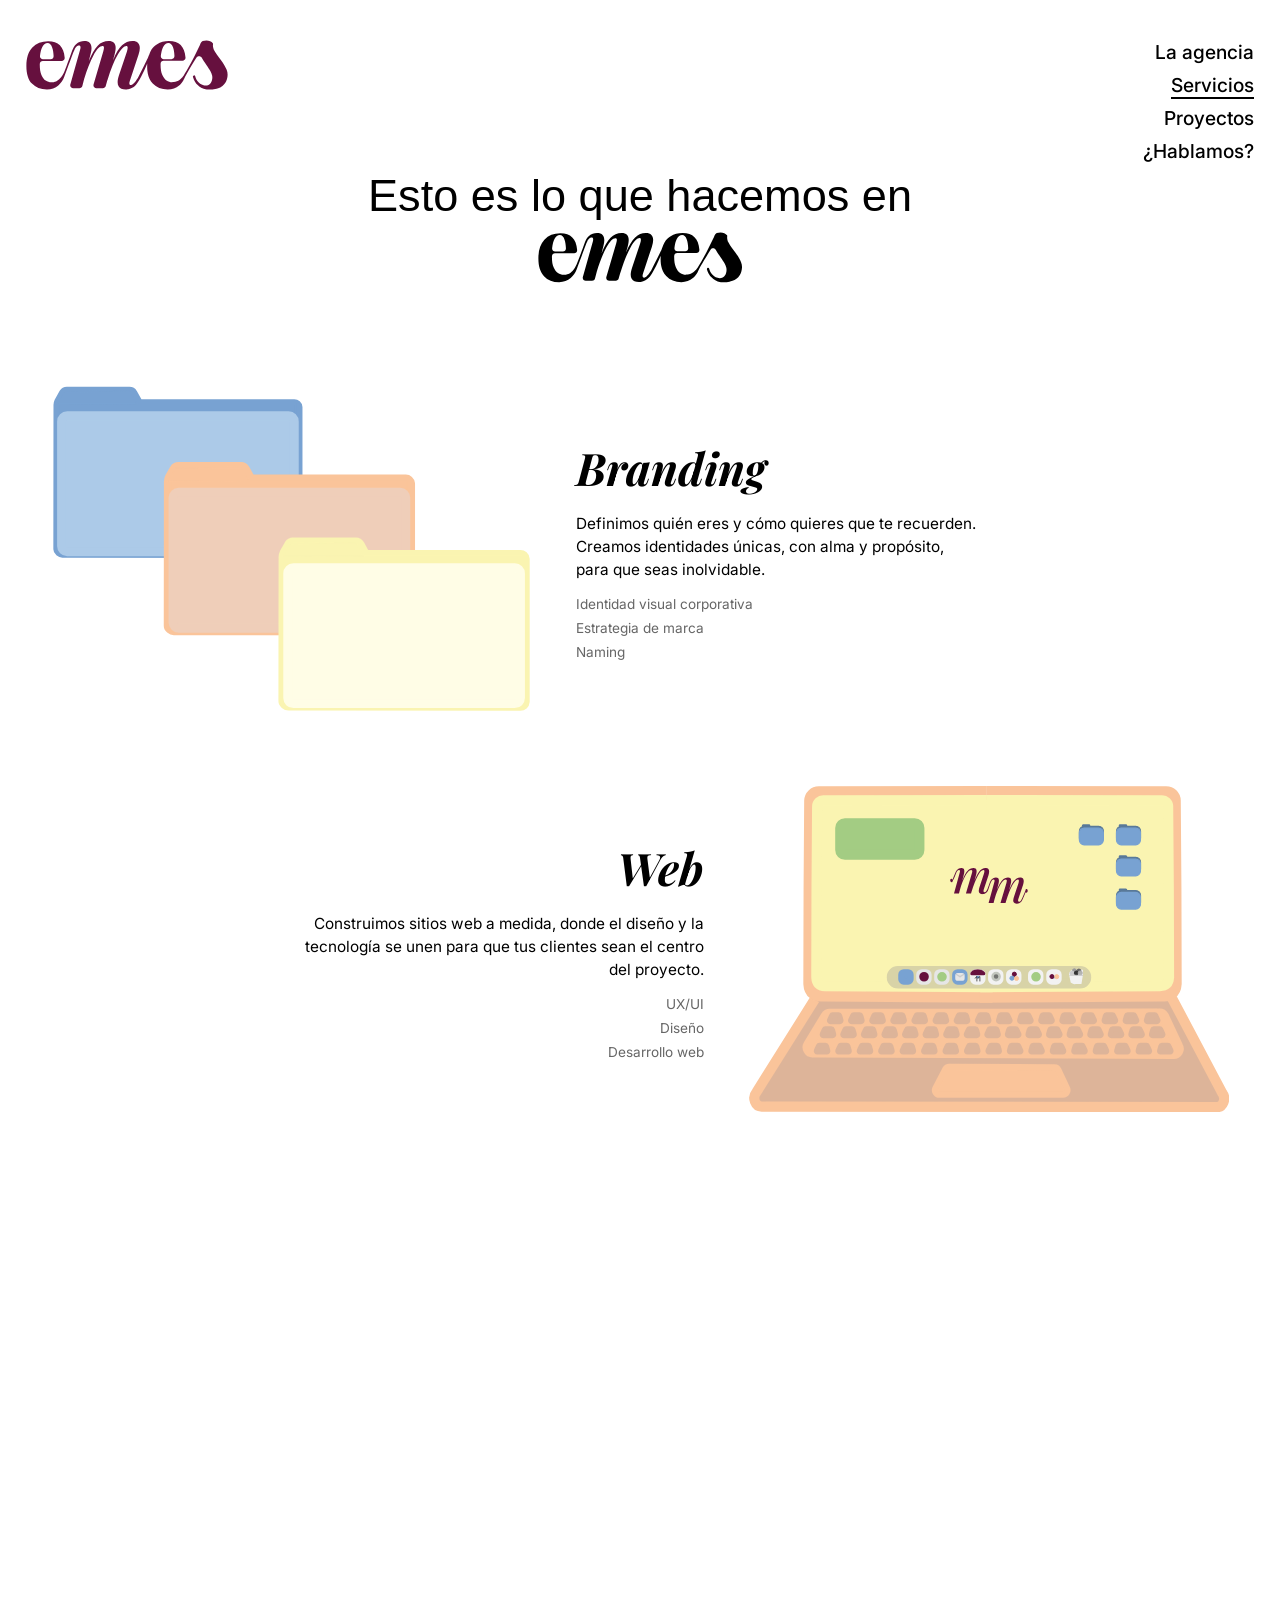
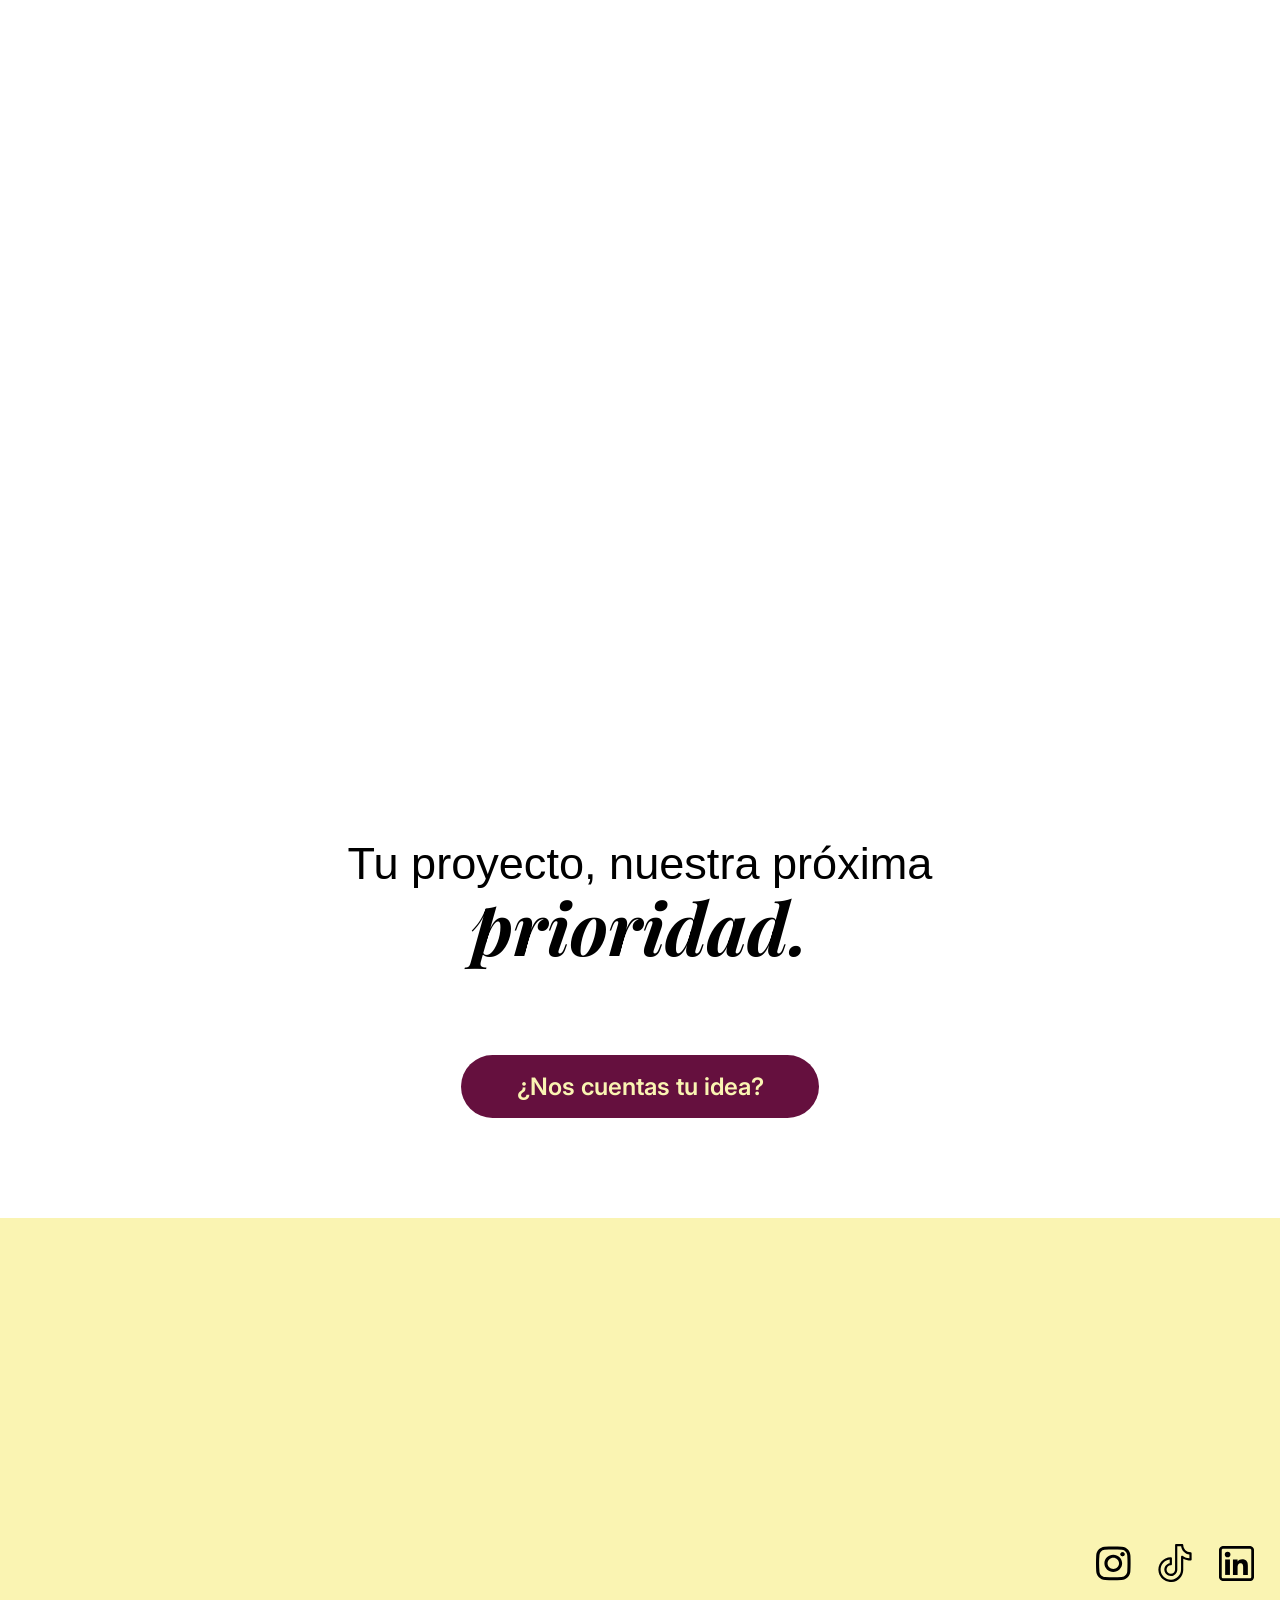
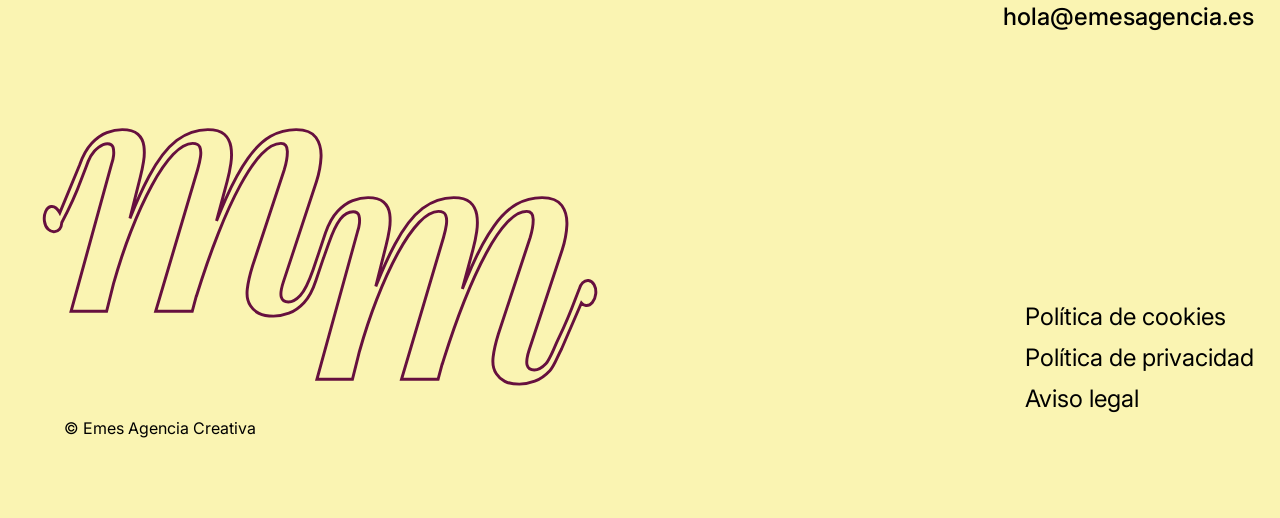
<file: servicios/index.html>
<!DOCTYPE html>
<html lang="es">

<head>
    <meta charset="UTF-8">
    <link rel="icon" type="image/png" href="../assets/flaticon.png">
    <meta name="viewport" content="width=device-width, initial-scale=1.0">
    <title>Servicios — Emes Agencia Creativa</title>
    <meta name="description" content="Descubre los servicios creativos de Emes: branding, diseño gráfico, desarrollo web, social media y audiovisual.">
    <link rel="canonical" href="https://emesagencia.es/servicios/">
    <meta property="og:type" content="website">
    <meta property="og:url" content="https://emesagencia.es/servicios/">
    <meta property="og:title" content="Servicios — Emes Agencia Creativa">
    <meta property="og:description" content="Descubre los servicios creativos de Emes: branding, diseño gráfico, desarrollo web social media y audiovisual.">
    <meta property="og:image" content="https://emesagencia.es/assets/og-emes.jpg">
    <link rel="preconnect" href="https://fonts.googleapis.com">
    <link rel="preconnect" href="https://fonts.gstatic.com" crossorigin>
    <link
        href="https://fonts.googleapis.com/css2?family=Inter:wght@100..900&family=Playfair+Display:ital,wght@0,400..900;1,400..900&display=swap"
        rel="stylesheet">
    <link href="https://api.fontshare.com/v2/css?f[]=excon@1,2&display=swap" rel="stylesheet">
    <link rel="stylesheet" href="../estilo.css">
</head>

<body>
<header class="header">
    <nav class="nav-container" id="main-nav">
        <h1 class="header__logo">
            <a href="../index.html" aria-label="Emes Agencia Creativa - inicio">
                <?xml version="1.0" encoding="UTF-8"?>
                <svg id="svg-emes" data-name="Capa 1" xmlns="http://www.w3.org/2000/svg" viewBox="0 0 265.86 65.79"
                    class="emes-logo-svg vertical-align">
                    <defs>
                        <style>
                            .logo-emes {
                                fill: #66103e;
                            }
                        </style>
                    </defs>
                    <path class="logo-emes"
                        d="M264.21,39.66v-.12c-1.44-3.66-4.04-8.09-7.8-13.31l-2.72-3.62c-3.07-4.04-5.23-7.33-6.48-9.89-.31-.64-.76-1.99-1.08-3.75-.47-2.64.33-3.66-.31-4.66-2.44-3.87-8.82-4.66-13.31-2.93-1.08.42-2.81,2.23-3.65,5.11-9.07,19.13-16.88,33.25-21.14,39.73-.57.88-4.19,6.26-9.12,8.18-3.12,1.22-6.31,1.16-6.31,1.16-2.65,0-5.12-.78-7.42-2.34-2.3-1.55-4.17-4.05-5.61-7.47-1.44-3.42-2.16-7.71-2.16-12.86,0-.56,0-1.08,0-1.58.02-2.17,1.78-3.91,3.95-3.91h24.89c2.31,0,4.13-1.98,3.94-4.29-1.15-14.44-8.42-21.65-21.8-21.65-6,0-11.17,1.35-15.52,4.02-2.99,1.84-4.83,3.84-5.28,4.34-3.45,3.78-4.09,6.99-6.69,13.21-.13.31-.27.63-.27.63-.21.44-.41.82-.57,1.12-1.55,3.23-3.14,6.47-4.76,9.72-2.65,5.35-5.31,10.6-7.99,15.76-.03.06-.06.12-.1.18-.56.94-5.39,8.9-8.7,8.9-1.01,0-1.55-.5-1.55-.5-.44-.41-.67-1.06-.67-1.96,0-.78.24-1.91.71-3.38l11.45-34.47c1.08-3.11,1.63-5.96,1.63-8.53,0-2.81-.78-5.03-2.34-6.66-1.55-1.63-3.97-2.46-7.24-2.46-5.23,0-9.84,1.87-13.85,5.61-4.01,3.74-7.97,10.24-11.86,19.52l2.1-7.47c.94-3.5,1.4-6.35,1.4-8.53,0-6.08-3.08-9.12-9.22-9.12-5.61,0-10.43,2.03-14.42,6.08-4.01,4.05-7.93,10.83-11.75,20.33l2.57-10.05c.71-2.65,1.06-4.98,1.06-7.02,0-2.81-.74-5.06-2.22-6.78-1.48-1.71-3.89-2.57-7.24-2.57-1.99,0-3.85.31-5.61.94-1.94.69-3.27,1.58-3.68,1.87-2.9,2.01-4.43,4.65-5.17,6.24-.51.98-.98,2.05-1.4,3.21l-3.15,8.88c-.6,1.59-2.21,5.92-4.39,11.75-2.46,6.56-3.72,9.89-5.74,12.84-.5.73-4.1,5.93-8.05,7.45-1.78.68-5.02,1.15-6.15,1.15h-.09c-2.65,0-5.12-.78-7.42-2.34-2.3-1.55-4.17-4.05-5.61-7.47-1.44-3.42-2.16-7.71-2.16-12.86,0-.56,0-1.08,0-1.58.02-2.17,1.78-3.91,3.95-3.91h24.89c2.31,0,4.13-1.98,3.94-4.29C49.77,8.82,42.51,1.61,29.13,1.61c-8.65,0-15.59,2.78-20.8,8.35C3.1,15.52.5,23.57.5,34.09s2.43,18.06,7.3,23.31c4.87,5.25,11.43,7.89,19.69,7.89,6,0,11-1.78,15.01-5.32,3.62-3.2,6.22-7.02,7.84-11.45.68-1.86,3.89-10.52,9.63-26l2.22-5.96c.57-1.32.95-2.22,1.52-3.55l.33-.73c.24-.55.31-.74.44-1.03,0,0,.26-.58.97-1.48.2-.25.36-.42.4-.47,1.66-1.83,2.95-2.16,3.8-2.16,1.4,0,2.1.82,2.1,2.46,0,.93-.2,2.06-.59,3.38l-12.84,45.45c-.71,2.52,1.18,5.03,3.8,5.03h8.19c1.8,0,3.38-1.22,3.83-2.96l2.28-8.83v.12c3.89-13.01,8.05-23.56,12.44-31.67,4.4-8.1,8.35-12.15,11.86-12.15,1.24,0,1.87.74,1.87,2.22,0,1.16-.31,2.77-.94,4.8l-12.77,43.42c-.74,2.53,1.15,5.07,3.79,5.07h8.43c1.77,0,3.33-1.18,3.8-2.89l2.24-7.99v.35c4.52-14.65,9.02-25.81,13.5-33.48,4.48-7.67,8.31-11.51,11.51-11.51,1.08,0,1.63.78,1.63,2.34,0,1.1-.31,2.65-.94,4.68l-10.52,31.55c-1.16,3.5-1.75,6.55-1.75,9.12,0,2.18.43,3.93,1.28,5.25,1.71,2.81,4.83,4.21,9.34,4.21.61,0,1.61,0,2.87-.21,0,0,2.89-.46,5.67-2,4.04-2.22,6.87-5.51,11.89-15.03,2.3-4.36,5.11-10.1,7.93-17.05-.04.68-.1,1.79-.1,3.18,0,4.59.01,15.44,7.3,23.31,4.87,5.25,11.43,7.89,19.69,7.89,6,0,11-1.78,15.01-5.32.89-.78,3.24-2.86,5.37-6.32,1.18-1.89,1.8-3.44,1.96-3.79,1.23-2.88,5.4-10.26,15.61-26.62,1.61-2.58,5.4-2.52,6.91.12,1.35,2.37,3.38,5.57,6.11,9.59,2.31,3.37,4.02,5.97,5.13,7.83,1.11,1.84,1.89,3.83,2.36,5.93.47,2.12.37,4.32-.31,6.64-.51,1.76-1.48,4.49-4.39,5.92-2.72,1.32-5.58.71-6.57.44-3.65-.97-5.91-3.18-6.98-4.34-2.45-2.65-3.51-5.57-3.98-7.57-.19-.8-.99-1.29-1.79-1.14-.01,0-.02,0-.03,0-.85.17-1.41,1-1.21,1.84.26,1.11.65,2.35,1.21,3.66,1.2,2.84,2.77,4.9,3.97,6.26.77.8,2.55,2.52,4.76,3.89,1.23.76,2.38,1.28,2.69,1.42,1.11.48,1.78.71,2.65.91,2.85.72,8.58,1.14,14.12,0,1.89-.39,5.5-.93,9.45-3.99,2.86-2.21,4.82-5.13,5.88-8.78,1.31-4.47,1.23-8.52-.22-12.16ZM177.42,20.76c.6-5.04,1.62-8.93,3.05-11.65h-.01c1.83-3.46,4.14-5.2,6.95-5.2s4.77,2.01,6.14,6.02c1.04,3.07,1.64,6.77,1.79,11.1.08,2.26-1.69,4.15-3.95,4.15h-10.05c-2.36,0-4.21-2.07-3.93-4.42ZM18.39,20.89c.6-5.04,1.62-8.93,3.05-11.65h-.01c1.83-3.46,4.14-5.2,6.95-5.2s4.77,2.01,6.14,6.02c1.04,3.07,1.64,6.77,1.79,11.1.08,2.26-1.69,4.15-3.95,4.15h-10.05c-2.36,0-4.21-2.07-3.93-4.42Z" />
                </svg>
                <span class="visually-hidden">Emes Agencia Creativa</span>
            </a>
        </h1>

        <input type="checkbox" id="menu-toggle" class="menu-checkbox">

        <label for="menu-toggle" class="nav__burguer" aria-label="Abrir menú">
            <span></span>
            <span></span>
            <span></span>
        </label>

        <div class="header__menu">
            <ul class="header__menu_list">
                <li><a href="../la-agencia/index.html">La agencia</a></li>
                <li><a href="../servicios/index.html" aria-current="page">Servicios</a></li>
                <li><a href="../proyectos/index.html">Proyectos</a></li>
                <li><a href="../contacto/index.html">¿Hablamos?</a></li>
            </ul>
        </div>

        <!-- OVERLAY MENÚ HAMBURGUESA -->
        <div class="menu__overlay u-flex-col">

            <div class="menu__overlay_header">
                <?xml version="1.0" encoding="UTF-8"?>
                <svg id="svg-emes-contorno" data-name="Capa 1" xmlns="http://www.w3.org/2000/svg"
                    viewBox="0 0 265.86 65.79" class="emes-logo-svg">
                    <defs>
                        <style>
                            .cls-1 {
                                fill: none;
                                stroke: #66103e;
                                stroke-miterlimit: 10;
                            }
                        </style>
                    </defs>
                    <path class="cls-1"
                        d="M264.21,39.66v-.12c-1.44-3.66-4.04-8.09-7.8-13.31l-2.72-3.62c-3.07-4.04-5.23-7.33-6.48-9.89-.31-.64-.76-1.99-1.08-3.75-.47-2.64.33-3.66-.31-4.66-2.44-3.87-8.82-4.66-13.31-2.93-1.08.42-2.81,2.23-3.65,5.11-9.07,19.13-16.88,33.25-21.14,39.73-.57.88-4.19,6.26-9.12,8.18-3.12,1.22-6.31,1.16-6.31,1.16-2.65,0-5.12-.78-7.42-2.34-2.3-1.55-4.17-4.05-5.61-7.47-1.44-3.42-2.16-7.71-2.16-12.86,0-.56,0-1.08,0-1.58.02-2.17,1.78-3.91,3.95-3.91h24.89c2.31,0,4.13-1.98,3.94-4.29-1.15-14.44-8.42-21.65-21.8-21.65-6,0-11.17,1.35-15.52,4.02-2.99,1.84-4.83,3.84-5.28,4.34-3.45,3.78-4.09,6.99-6.69,13.21-.13.31-.27.63-.27.63-.21.44-.41.82-.57,1.12-1.55,3.23-3.14,6.47-4.76,9.72-2.65,5.35-5.31,10.6-7.99,15.76-.03.06-.06.12-.1.18-.56.94-5.39,8.9-8.7,8.9-1.01,0-1.55-.5-1.55-.5-.44-.41-.67-1.06-.67-1.96,0-.78.24-1.91.71-3.38l11.45-34.47c1.08-3.11,1.63-5.96,1.63-8.53,0-2.81-.78-5.03-2.34-6.66-1.55-1.63-3.97-2.46-7.24-2.46-5.23,0-9.84,1.87-13.85,5.61-4.01,3.74-7.97,10.24-11.86,19.52l2.1-7.47c.94-3.5,1.4-6.35,1.4-8.53,0-6.08-3.08-9.12-9.22-9.12-5.61,0-10.43,2.03-14.42,6.08-4.01,4.05-7.93,10.83-11.75,20.33l2.57-10.05c.71-2.65,1.06-4.98,1.06-7.02,0-2.81-.74-5.06-2.22-6.78-1.48-1.71-3.89-2.57-7.24-2.57-1.99,0-3.85.31-5.61.94-1.94.69-3.27,1.58-3.68,1.87-2.9,2.01-4.43,4.65-5.17,6.24-.51.98-.98,2.05-1.4,3.21l-3.15,8.88c-.6,1.59-2.21,5.92-4.39,11.75-2.46,6.56-3.72,9.89-5.74,12.84-.5.73-4.1,5.93-8.05,7.45-1.78.68-5.02,1.15-6.15,1.15h-.09c-2.65,0-5.12-.78-7.42-2.34-2.3-1.55-4.17-4.05-5.61-7.47-1.44-3.42-2.16-7.71-2.16-12.86,0-.56,0-1.08,0-1.58.02-2.17,1.78-3.91,3.95-3.91h24.89c2.31,0,4.13-1.98,3.94-4.29C49.77,8.82,42.51,1.61,29.13,1.61c-8.65,0-15.59,2.78-20.8,8.35C3.1,15.52.5,23.57.5,34.09s2.43,18.06,7.3,23.31c4.87,5.25,11.43,7.89,19.69,7.89,6,0,11-1.78,15.01-5.32,3.62-3.2,6.22-7.02,7.84-11.45.68-1.86,3.89-10.52,9.63-26l2.22-5.96c.57-1.32.95-2.22,1.52-3.55l.33-.73c.24-.55.31-.74.44-1.03,0,0,.26-.58.97-1.48.2-.25.36-.42.4-.47,1.66-1.83,2.95-2.16,3.8-2.16,1.4,0,2.1.82,2.1,2.46,0,.93-.2,2.06-.59,3.38l-12.84,45.45c-.71,2.52,1.18,5.03,3.8,5.03h8.19c1.8,0,3.38-1.22,3.83-2.96l2.28-8.83v.12c3.89-13.01,8.05-23.56,12.44-31.67,4.4-8.1,8.35-12.15,11.86-12.15,1.24,0,1.87.74,1.87,2.22,0,1.16-.31,2.77-.94,4.8l-12.77,43.42c-.74,2.53,1.15,5.07,3.79,5.07h8.43c1.77,0,3.33-1.18,3.8-2.89l2.24-7.99v.35c4.52-14.65,9.02-25.81,13.5-33.48,4.48-7.67,8.31-11.51,11.51-11.51,1.08,0,1.63.78,1.63,2.34,0,1.1-.31,2.65-.94,4.68l-10.52,31.55c-1.16,3.5-1.75,6.55-1.75,9.12,0,2.18.43,3.93,1.28,5.25,1.71,2.81,4.83,4.21,9.34,4.21.61,0,1.61,0,2.87-.21,0,0,2.89-.46,5.67-2,4.04-2.22,6.87-5.51,11.89-15.03,2.3-4.36,5.11-10.1,7.93-17.05-.04.68-.1,1.79-.1,3.18,0,4.59.01,15.44,7.3,23.31,4.87,5.25,11.43,7.89,19.69,7.89,6,0,11-1.78,15.01-5.32.89-.78,3.24-2.86,5.37-6.32,1.18-1.89,1.8-3.44,1.96-3.79,1.23-2.88,5.4-10.26,15.61-26.62,1.61-2.58,5.4-2.52,6.91.12,1.35,2.37,3.38,5.57,6.11,9.59,2.31,3.37,4.02,5.97,5.13,7.83,1.11,1.84,1.89,3.83,2.36,5.93.47,2.12.37,4.32-.31,6.64-.51,1.76-1.48,4.49-4.39,5.92-2.72,1.32-5.58.71-6.57.44-3.65-.97-5.91-3.18-6.98-4.34-2.45-2.65-3.51-5.57-3.98-7.57-.19-.8-.99-1.29-1.79-1.14-.01,0-.02,0-.03,0-.85.17-1.41,1-1.21,1.84.26,1.11.65,2.35,1.21,3.66,1.2,2.84,2.77,4.9,3.97,6.26.77.8,2.55,2.52,4.76,3.89,1.23.76,2.38,1.28,2.69,1.42,1.11.48,1.78.71,2.65.91,2.85.72,8.58,1.14,14.12,0,1.89-.39,5.5-.93,9.45-3.99,2.86-2.21,4.82-5.13,5.88-8.78,1.31-4.47,1.23-8.52-.22-12.16ZM177.42,20.76c.6-5.04,1.62-8.93,3.05-11.65h-.01c1.83-3.46,4.14-5.2,6.95-5.2s4.77,2.01,6.14,6.02c1.04,3.07,1.64,6.77,1.79,11.1.08,2.26-1.69,4.15-3.95,4.15h-10.05c-2.36,0-4.21-2.07-3.93-4.42ZM18.39,20.89c.6-5.04,1.62-8.93,3.05-11.65h-.01c1.83-3.46,4.14-5.2,6.95-5.2s4.77,2.01,6.14,6.02c1.04,3.07,1.64,6.77,1.79,11.1.08,2.26-1.69,4.15-3.95,4.15h-10.05c-2.36,0-4.21-2.07-3.93-4.42Z" />
                </svg>
            </div>

            <nav class="menu__overlay_nav u-flex-center">
                <ul class="menu__overlay_nav_list">
                    <li><a href="../la-agencia/index.html">La agencia</a></li>
                    <li><a href="../servicios/index.html" aria-current="page">Servicios</a></li>
                    <li><a href="../proyectos/index.html">Proyectos</a></li>
                    <li><a href="../contacto/index.html">¿Hablamos?</a></li>
                </ul>
            </nav>

            <div class="menu__overlay_footer u-flex-col">
                <?xml version="1.0" encoding="UTF-8"?>
                <svg id="svg-mm-contorno" data-name="Capa 1" xmlns="http://www.w3.org/2000/svg"
                    viewBox="0 0 200.99 90.3" class="logo-mm-contorno__footer">
                    <defs>
                        <style>
                            .cls-1 {
                                fill: none;
                                stroke: #66103e;
                                stroke-miterlimit: 10;
                            }
                        </style>
                    </defs>
                    <path class="cls-1"
                        d="M192.12,53.21c-1.42-.15-2.76,1.22-3.22,3.16-1.03,2.36-2.73,7.93-6.84,16.38-2.03,4.17-3.01,7.31-4.39,8.79-1.39,1.48-2.73,2.23-4.04,2.23s-2.12-.55-2.43-1.64c-.31-1.09-.08-2.81.69-5.16l11.32-34.35c.92-2.89,1.44-5.67,1.56-8.32.12-2.66-.46-4.88-1.73-6.68-1.27-1.8-3.52-2.7-6.76-2.7s-6.07.76-8.72,2.29c-2.66,1.52-5.24,4.03-7.74,7.5-2.5,3.48-5.03,8.09-7.57,13.83-1.02,2.31-2.08,4.84-3.16,7.58l3.63-13.5c.54-2.03.96-4.08,1.27-6.15.31-2.07.31-3.99,0-5.74-.31-1.76-1.06-3.16-2.25-4.22-1.2-1.06-3.06-1.58-5.6-1.58-3.85,0-7.39,1.23-10.63,3.69-3.24,2.46-6.4,6.56-9.48,12.31-2.08,3.87-4.24,8.66-6.49,14.32l3.49-13.91c.46-1.8.85-3.63,1.15-5.51.31-1.88.35-3.65.12-5.33-.23-1.68-.92-3.03-2.08-4.05-1.15-1.01-2.93-1.52-5.31-1.52-1.69,0-3.45.35-5.26,1.05-1.81.7-3.52,1.92-5.14,3.63-1.62,1.72-3,4.18-4.16,7.38l-2.58,7.74h-.01l-1.62,4.81c-1.54,4.38-3.01,7.31-4.39,8.79-1.39,1.48-2.73,2.23-4.04,2.23s-2.12-.55-2.43-1.64c-.31-1.09-.08-2.81.69-5.16l11.32-34.35c.92-2.89,1.44-5.67,1.56-8.32.12-2.66-.46-4.88-1.73-6.68-1.27-1.8-3.52-2.7-6.76-2.7s-6.07.76-8.72,2.29c-2.66,1.52-5.24,4.03-7.74,7.5-2.5,3.48-5.03,8.09-7.57,13.83-1.02,2.31-2.08,4.84-3.16,7.58l3.63-13.5c.54-2.03.96-4.08,1.27-6.15.31-2.07.31-3.99,0-5.74-.31-1.76-1.06-3.16-2.25-4.22-1.2-1.06-3.06-1.58-5.6-1.58-3.85,0-7.39,1.23-10.63,3.69-3.24,2.46-6.4,6.56-9.48,12.31-2.08,3.87-4.24,8.66-6.49,14.32l3.49-13.91c.46-1.8.85-3.63,1.15-5.51.31-1.88.35-3.65.12-5.33-.23-1.68-.92-3.03-2.08-4.05-1.15-1.01-2.93-1.52-5.31-1.52-1.69,0-3.45.35-5.26,1.05-1.81.7-3.52,1.92-5.14,3.63-1.62,1.72-3,4.18-4.16,7.38l-6.76,16.34c-.69-1.26-1.85-2.3-2.96-2.14-1.63.23-2.61,2.62-2.28,5,.33,2.38,1.92,3.79,3.55,3.55,1.32-.19,2.25-1.3,2.38-3.11,4.91-9.22,6.19-13.57,7.1-15.9.84-2.15,1.16-2.99,1.9-4.96.3-.8.98-2.17,2.15-3.53,0,0,2.2-2.52,4.39-2.52,1.08,0,1.73.41,1.96,1.23.23.82.29,1.76.17,2.81-.12,1.06-.33,1.98-.64,2.76l-13.87,50.41h12.13l2.36-9.4c1.79-6.35,3.75-12.29,5.9-17.79,2.35-6.02,4.76-11.29,7.22-15.82,2.46-4.53,4.89-8.05,7.28-10.55,2.39-2.5,4.58-3.75,6.59-3.75,1.31,0,2.14.43,2.48,1.29.35.86.42,1.95.23,3.28-.19,1.33-.52,2.77-.98,4.34l-14.33,48.41h12.48l1.43-5.32-.04.28c2.46-7.97,4.97-15.16,7.51-21.57,2.54-6.41,5.06-11.92,7.57-16.53,2.5-4.61,4.91-8.13,7.22-10.55,2.31-2.42,4.51-3.63,6.59-3.63,1.46,0,2.2.92,2.2,2.75s-.35,3.89-1.04,6.15l-10.86,32.94c-.92,2.97-1.52,5.61-1.79,7.91-.27,2.31.1,4.2,1.1,5.69.69,1.1,1.66,1.95,2.89,2.58,1.23.62,2.89.94,4.97.94,1.69,0,3.45-.33,5.26-1s3.52-1.85,5.14-3.58c1.62-1.72,2.96-4.22,4.04-7.5l2.57-7.62h.02l1.73-4.92c1.39-3.99,2.73-6.82,4.04-8.5,1.31-1.68,2.77-2.52,4.39-2.52,1.08,0,1.73.41,1.96,1.23.23.82.29,1.76.17,2.81-.12,1.06-.33,1.98-.64,2.76l-13.87,50.41h12.13l2.36-9.4c1.79-6.35,3.75-12.29,5.9-17.79,2.35-6.02,4.76-11.29,7.22-15.82,2.46-4.53,4.89-8.05,7.28-10.55,2.39-2.5,4.58-3.75,6.59-3.75,1.31,0,2.14.43,2.48,1.29.35.86.42,1.95.23,3.28-.19,1.33-.52,2.77-.98,4.34l-14.33,48.41h12.48l1.43-5.32-.04.28c2.46-7.97,4.97-15.16,7.51-21.57,2.54-6.41,5.06-11.92,7.57-16.53,2.5-4.61,4.91-8.13,7.22-10.55,2.31-2.42,4.51-3.63,6.59-3.63,1.46,0,2.2.92,2.2,2.75s-.35,3.89-1.04,6.15l-10.86,32.94c-.92,2.97-1.52,5.61-1.79,7.91-.27,2.31.1,4.2,1.1,5.69.69,1.1,1.66,1.95,2.89,2.58,1.23.62,2.89.94,4.97.94,1.69,0,3.45-.33,5.26-1s3.52-1.85,5.14-3.58c1.62-1.72,2.35-4.35,4.04-7.5l6.74-15.61c.42.49.94.81,1.53.87,1.62.17,3.12-1.61,3.36-3.98.24-2.36-.88-4.41-2.5-4.58Z" />
                </svg>

                <div class="footer__items u-flex-col">
                    <div class="footer__social-icons u-flex-center">
                        <a href="https://www.instagram.com/emesagencia/" aria-label="Instagram" target="_blank" rel="noopener noreferrer">
                    <svg class="size-icons" width="44" height="43" viewBox="0 0 44 43" fill="none" xmlns="http://www.w3.org/2000/svg">
                        <path d="M31.9839 42.2702C24.9396 42.6569 18.2015 42.6569 11.4635 42.2702C5.20669 41.8835 0.612551 37.4577 0.262522 31.3562C-0.0875074 24.6961 -0.0875074 18.1649 0.262522 11.4618C0.525044 5.66109 4.8129 0.891594 10.6759 0.418942C18.0703 -0.139647 25.1584 -0.139647 32.5527 0.418942C38.6345 0.848626 43.0536 5.70406 43.3162 11.6767C43.5787 18.3368 43.5787 24.6961 43.2286 31.3562C42.9224 37.3288 38.4157 42.0124 32.0277 42.3131L31.9839 42.2702ZM32.1152 38.403C36.4906 38.1452 39.1158 34.7507 39.3345 30.8406C39.6846 24.3953 39.6846 18.1219 39.3345 11.6337C39.1158 7.80951 36.5343 4.58688 32.509 4.24313C25.1584 3.64157 17.9828 3.5986 10.6759 4.2861C7.26311 4.62985 4.68165 7.29389 4.37537 10.6884C3.71906 17.7352 3.76282 24.6961 4.37537 31.7429C4.68165 35.4382 7.6569 38.1452 11.4197 38.403C18.289 38.8327 25.0709 38.8757 32.1589 38.403H32.1152Z" fill="black"/>
                        <path d="M35.9217 9.91453C35.9217 8.49657 34.7404 7.37939 33.3403 7.37939C31.9401 7.37939 30.7588 8.49657 30.7588 9.91453C30.7588 11.3325 31.9401 12.4497 33.3403 12.4497C34.7404 12.4497 35.9217 11.3325 35.9217 9.91453Z" fill="black"/>
                        <path d="M32.8593 21.3017C32.8593 27.3172 27.8714 32.2156 21.7021 32.2156C15.5328 32.2156 10.5449 27.3172 10.5449 21.3017C10.5449 15.2861 15.5328 10.3877 21.7021 10.3877C27.8714 10.3877 32.8593 15.2861 32.8593 21.3017ZM28.9652 21.2587C28.9652 17.3486 25.7275 14.1689 21.7459 14.1689C17.7643 14.1689 14.5265 17.3486 14.5265 21.2587C14.5265 25.1688 17.7643 28.3485 21.7459 28.3485C25.7275 28.3485 28.9652 25.1688 28.9652 21.2587Z" fill="black"/>
                        <path d="M33.3403 12.4497C34.766 12.4497 35.9217 11.3146 35.9217 9.91453C35.9217 8.51441 34.766 7.37939 33.3403 7.37939C31.9146 7.37939 30.7588 8.51441 30.7588 9.91453C30.7588 11.3146 31.9146 12.4497 33.3403 12.4497Z" fill="black"/>
                    </svg>
                </a>

                        <a href="https://www.tiktok.com/@emesagencia?is_from_webapp=1&sender_device=pc" aria-label="TikTok" target="_blank" rel="noopener noreferrer">
                    <svg class="size-icons size-icons-tiktok" id="Capa_1" data-name="Capa 1" xmlns="http://www.w3.org/2000/svg" viewBox="0 0 80.05 91.44">
                        <path d="M32.48,91.44h-5.07c-12.65-1.16-23.39-10.14-26.51-22.64-2.28-9.16-.17-18.79,5.88-26.2,5.54-6.79,14-11.02,23.12-11.01,1.42,0,2.75,1.03,2.75,2.57v14.61c0,1.5-1.36,2.53-2.78,2.55-5.69.08-10.14,4.72-10.12,10.26.02,5.54,4.43,10.08,10.04,10.2,5.28.12,10.37-4.14,10.37-9.8l.07-59.28c0-1.43,1.06-2.69,2.51-2.69h14.64c1.44,0,2.55,1.26,2.55,2.63.03,9.75,7.92,17.49,17.64,17.48,1.33,0,2.47,1.26,2.47,2.57v14.47c-.05,1.56-1.25,2.67-2.81,2.66-6.08-.04-11.93-1.48-17.27-4.33l-.07,26.83c-.28,15.36-12.36,27.8-27.41,29.12ZM54.57,30.67c0-1.26.77-2.08,1.63-2.46.96-.43,1.93-.22,2.8.4,4.64,3.3,10.01,5.26,15.69,5.74l-.02-9.04c-10.51-1.29-18.68-9.51-19.95-19.95h-9.15s.03,55.92.03,55.92c0,8.41-6.35,15.33-14.63,15.86-8.24.53-15.54-5.53-16.51-13.76-.96-8.14,4.56-15.72,12.82-17.21v-9.08c-13.32,1.52-22.85,13.24-21.84,26.32s12.23,23.18,25.4,22.72c13.05-.45,23.71-11.2,23.72-24.53v-30.93Z"/>
                    </svg>
                </a>

                        <a href="https://www.linkedin.com/company/emes-agencia-creativa/about/" aria-label="LinkedIn" target="_blank" rel="noopener noreferrer">
                    <svg class="size-icons" id="Capa_1" data-name="Capa 1" xmlns="http://www.w3.org/2000/svg" viewBox="0 0 91.44 91.44">
                        <path d="M82.33,91.44H9.11c-4.64-.86-8.26-4.47-9.11-9.11V9.1C.86,4.4,4.49.83,9.39,0h72.65c4.97.83,8.55,4.42,9.39,9.39v72.65c-.83,4.91-4.4,8.53-9.1,9.39ZM80.7,84.29c2.02,0,3.6-1.58,3.6-3.6V10.74c0-2.02-1.58-3.6-3.6-3.6H10.75c-2.02,0-3.6,1.58-3.6,3.6v69.95c0,2.02,1.58,3.6,3.6,3.6h69.95Z"/>
                        <circle cx="22.5" cy="22.32" r="7.32"/>
                        <g>
                            <path d="M57.89,45.29c-3.6-.55-6.94.63-8.33,4.1-.65,1.62-.86,3.27-.98,5.09v21.06s-12.15,0-12.15,0v-40.36s12.14,0,12.14,0l.03,5.4c3.63-5.97,10.79-7.06,17.36-5.45,3.96.97,6.81,3.8,8.08,7.64.92,2.77,1.16,5.52,1.32,8.51v24.27s-12.31,0-12.31,0v-21.59c-.15-3.96-1.05-8.03-5.16-8.66Z"/>
                            <rect x="16.07" y="35.18" width="12.5" height="40.36"/>
                        </g>
                    </svg>
                </a>
                    </div>

                    <p class="footer__copyright">© Emes Agencia Creativa</p>
                </div>
            </div>

        </div>

    </nav>
</header>

<main class="contenido-pag u-flex-col">

    <section class="pagina-servicios">
        <div class="titulo-pagina">
            <h2 class="titulo1-excon">Esto es lo que hacemos en</h2>
            <div class="titulo-logo-emes">
                <svg xmlns="http://www.w3.org/2000/svg" viewBox="0 0 265.86 65.79" aria-label="emes">
                    <path fill="#000000"
                        d="M264.21,39.66v-.12c-1.44-3.66-4.04-8.09-7.8-13.31l-2.72-3.62c-3.07-4.04-5.23-7.33-6.48-9.89-.31-.64-.76-1.99-1.08-3.75-.47-2.64.33-3.66-.31-4.66-2.44-3.87-8.82-4.66-13.31-2.93-1.08.42-2.81,2.23-3.65,5.11-9.07,19.13-16.88,33.25-21.14,39.73-.57.88-4.19,6.26-9.12,8.18-3.12,1.22-6.31,1.16-6.31,1.16-2.65,0-5.12-.78-7.42-2.34-2.3-1.55-4.17-4.05-5.61-7.47-1.44-3.42-2.16-7.71-2.16-12.86,0-.56,0-1.08,0-1.58.02-2.17,1.78-3.91,3.95-3.91h24.89c2.31,0,4.13-1.98,3.94-4.29-1.15-14.44-8.42-21.65-21.8-21.65-6,0-11.17,1.35-15.52,4.02-2.99,1.84-4.83,3.84-5.28,4.34-3.45,3.78-4.09,6.99-6.69,13.21-.13.31-.27.63-.27.63-.21.44-.41.82-.57,1.12-1.55,3.23-3.14,6.47-4.76,9.72-2.65,5.35-5.31,10.6-7.99,15.76-.03.06-.06.12-.1.18-.56.94-5.39,8.9-8.7,8.9-1.01,0-1.55-.5-1.55-.5-.44-.41-.67-1.06-.67-1.96,0-.78.24-1.91.71-3.38l11.45-34.47c1.08-3.11,1.63-5.96,1.63-8.53,0-2.81-.78-5.03-2.34-6.66-1.55-1.63-3.97-2.46-7.24-2.46-5.23,0-9.84,1.87-13.85,5.61-4.01,3.74-7.97,10.24-11.86,19.52l2.1-7.47c.94-3.5,1.4-6.35,1.4-8.53,0-6.08-3.08-9.12-9.22-9.12-5.61,0-10.43,2.03-14.42,6.08-4.01,4.05-7.93,10.83-11.75,20.33l2.57-10.05c.71-2.65,1.06-4.98,1.06-7.02,0-2.81-.74-5.06-2.22-6.78-1.48-1.71-3.89-2.57-7.24-2.57-1.99,0-3.85.31-5.61.94-1.94.69-3.27,1.58-3.68,1.87-2.9,2.01-4.43,4.65-5.17,6.24-.51.98-.98,2.05-1.4,3.21l-3.15,8.88c-.6,1.59-2.21,5.92-4.39,11.75-2.46,6.56-3.72,9.89-5.74,12.84-.5.73-4.1,5.93-8.05,7.45-1.78.68-5.02,1.15-6.15,1.15h-.09c-2.65,0-5.12-.78-7.42-2.34-2.3-1.55-4.17-4.05-5.61-7.47-1.44-3.42-2.16-7.71-2.16-12.86,0-.56,0-1.08,0-1.58.02-2.17,1.78-3.91,3.95-3.91h24.89c2.31,0,4.13-1.98,3.94-4.29C49.77,8.82,42.51,1.61,29.13,1.61c-8.65,0-15.59,2.78-20.8,8.35C3.1,15.52.5,23.57.5,34.09s2.43,18.06,7.3,23.31c4.87,5.25,11.43,7.89,19.69,7.89,6,0,11-1.78,15.01-5.32,3.62-3.2,6.22-7.02,7.84-11.45.68-1.86,3.89-10.52,9.63-26l2.22-5.96c.57-1.32.95-2.22,1.52-3.55l.33-.73c.24-.55.31-.74.44-1.03,0,0,.26-.58.97-1.48.2-.25.36-.42.4-.47,1.66-1.83,2.95-2.16,3.8-2.16,1.4,0,2.1.82,2.1,2.46,0,.93-.2,2.06-.59,3.38l-12.84,45.45c-.71,2.52,1.18,5.03,3.8,5.03h8.19c1.8,0,3.38-1.22,3.83-2.96l2.28-8.83v.12c3.89-13.01,8.05-23.56,12.44-31.67,4.4-8.1,8.35-12.15,11.86-12.15,1.24,0,1.87.74,1.87,2.22,0,1.16-.31,2.77-.94,4.8l-12.77,43.42c-.74,2.53,1.15,5.07,3.79,5.07h8.43c1.77,0,3.33-1.18,3.8-2.89l2.24-7.99v.35c4.52-14.65,9.02-25.81,13.5-33.48,4.48-7.67,8.31-11.51,11.51-11.51,1.08,0,1.63.78,1.63,2.34,0,1.1-.31,2.65-.94,4.68l-10.52,31.55c-1.16,3.5-1.75,6.55-1.75,9.12,0,2.18.43,3.93,1.28,5.25,1.71,2.81,4.83,4.21,9.34,4.21.61,0,1.61,0,2.87-.21,0,0,2.89-.46,5.67-2,4.04-2.22,6.87-5.51,11.89-15.03,2.3-4.36,5.11-10.1,7.93-17.05-.04.68-.1,1.79-.1,3.18,0,4.59.01,15.44,7.3,23.31,4.87,5.25,11.43,7.89,19.69,7.89,6,0,11-1.78,15.01-5.32.89-.78,3.24-2.86,5.37-6.32,1.18-1.89,1.8-3.44,1.96-3.79,1.23-2.88,5.4-10.26,15.61-26.62,1.61-2.58,5.4-2.52,6.91.12,1.35,2.37,3.38,5.57,6.11,9.59,2.31,3.37,4.02,5.97,5.13,7.83,1.11,1.84,1.89,3.83,2.36,5.93.47,2.12.37,4.32-.31,6.64-.51,1.76-1.48,4.49-4.39,5.92-2.72,1.32-5.58.71-6.57.44-3.65-.97-5.91-3.18-6.98-4.34-2.45-2.65-3.51-5.57-3.98-7.57-.19-.8-.99-1.29-1.79-1.14-.01,0-.02,0-.03,0-.85.17-1.41,1-1.21,1.84.26,1.11.65,2.35,1.21,3.66,1.2,2.84,2.77,4.9,3.97,6.26.77.8,2.55,2.52,4.76,3.89,1.23.76,2.38,1.28,2.69,1.42,1.11.48,1.78.71,2.65.91,2.85.72,8.58,1.14,14.12,0,1.89-.39,5.5-.93,9.45-3.99,2.86-2.21,4.82-5.13,5.88-8.78,1.31-4.47,1.23-8.52-.22-12.16ZM177.42,20.76c.6-5.04,1.62-8.93,3.05-11.65h-.01c1.83-3.46,4.14-5.2,6.95-5.2s4.77,2.01,6.14,6.02c1.04,3.07,1.64,6.77,1.79,11.1.08,2.26-1.69,4.15-3.95,4.15h-10.05c-2.36,0-4.21-2.07-3.93-4.42ZM18.39,20.89c.6-5.04,1.62-8.93,3.05-11.65h-.01c1.83-3.46,4.14-5.2,6.95-5.2s4.77,2.01,6.14,6.02c1.04,3.07,1.64,6.77,1.79,11.1.08,2.26-1.69,4.15-3.95,4.15h-10.05c-2.36,0-4.21-2.07-3.93-4.42Z" />
                </svg>
            </div>
        </div>

        <div class="servicios__lista u-flex-col">

            <div class="servicio-detalle u-flex-col u-text-center">
                <div class="servicio-detalle__icono u-flex-center">
                    <!-- SVG branding -->
                    <svg id="svg-branding" data-name="Capa 1" xmlns="http://www.w3.org/2000/svg" viewBox="0 0 378.9 258.51">
                        <defs>
                            <style>
                                #svg-branding .cls-1 {
                                    stroke-width: 8px;
                                    stroke-miterlimit: 10;
                                    vector-effect: non-scaling-stroke;
                                }
                    
                                #svg-branding .cls-1,
                                #svg-branding .cls-4 {
                                    fill: none;
                                }
                    
                                #svg-branding .cls-1,
                                #svg-branding .cls-2 {
                                    stroke: #78a2d2;
                                }
                    
                                #svg-branding .cls-1,
                                #svg-branding .cls-2,
                                #svg-branding .cls-3,
                                #svg-branding .cls-4,
                                #svg-branding .cls-5,
                                #svg-branding .cls-6,
                                #svg-branding .cls-7,
                                #svg-branding .cls-8,
                                #svg-branding .cls-9 {
                                    stroke-miterlimit: 10;
                                }
                    
                                #svg-branding .cls-1,
                                #svg-branding .cls-4,
                                #svg-branding .cls-7 {
                                    stroke-width: 8px;
                                }
                    
                                #svg-branding .cls-2 {
                                    fill: #78a2d2;
                                }
                    
                                #svg-branding .cls-3 {
                                    fill: #accae8;
                                    stroke: #accae8;
                                }
                    
                                #svg-branding .cls-3,
                                #svg-branding .cls-6,
                                #svg-branding .cls-9 {
                                    stroke-width: 7px;
                                }
                    
                                #svg-branding .cls-4,
                                #svg-branding .cls-5 {
                                    stroke: #fac49a;
                                }
                    
                                #svg-branding .cls-5 {
                                    fill: #fac49a;
                                }
                    
                                #svg-branding .cls-6 {
                                    fill: #efceb9;
                                    stroke: #efceb9;
                                }
                    
                                #svg-branding .cls-7,
                                #svg-branding .cls-8 {
                                    fill: #faf4b1;
                                    stroke: #faf4b1;
                                }
                    
                                #svg-branding .cls-9 {
                                    fill: #fffde6;
                                    stroke: #fffde6;
                                }
                            </style>
                        </defs>
                        <path class="cls-1"
                            d="M68.51,12.66,65,6.27a3.53,3.53,0,0,0-3.12-1.75H12.67a3.55,3.55,0,0,0-3.1,1.7L5.81,12.86a6.88,6.88,0,0,0-.69,3.34L5,129.67c0,1.71,2.12,3.48,4,3.48l182.87.2a3.31,3.31,0,0,0,3.48-3.11V17.52a3.31,3.31,0,0,0-3.47-3.1l-120.27,0A3.51,3.51,0,0,1,68.51,12.66Z" />
                        <rect class="cls-2" x="6.47" y="15.29" width="186.62" height="11" />
                        <rect class="cls-3" x="8.32" y="24.31" width="183.74" height="107.39" rx="4.46" />
                        <polygon class="cls-2" points="4.86 15.29 67.97 15.05 61.96 4.72 10.25 5.37 4.86 15.29" />
                        <path class="cls-4"
                            d="M156.52,73,153,66.57a3.51,3.51,0,0,0-3.12-1.74H100.68a3.52,3.52,0,0,0-3.1,1.7l-3.76,6.63a7,7,0,0,0-.7,3.34L93,190c0,1.7,2.13,3.47,4,3.48l182.88.19a3.31,3.31,0,0,0,3.48-3.1V77.82a3.31,3.31,0,0,0-3.47-3.1H159.64A3.52,3.52,0,0,1,156.52,73Z" />
                        <rect class="cls-5" x="94.48" y="75.59" width="186.62" height="11" />
                        <rect class="cls-6" x="96.33" y="84.61" width="183.74" height="107.39" rx="4.46" />
                        <polygon class="cls-5" points="92.87 75.59 155.98 75.35 149.97 65.02 98.25 65.68 92.87 75.59" />
                        <path class="cls-7"
                            d="M247.05,132.5l-3.48-6.39a3.52,3.52,0,0,0-3.12-1.75H191.21a3.55,3.55,0,0,0-3.1,1.7l-3.76,6.64a7,7,0,0,0-.7,3.34l-.13,113.47c0,1.71,2.12,3.48,4,3.48l182.88.19a3.29,3.29,0,0,0,3.47-3.1V137.36a3.3,3.3,0,0,0-3.47-3.11H250.17A3.53,3.53,0,0,1,247.05,132.5Z" />
                        <rect class="cls-8" x="185.01" y="135.12" width="186.62" height="11" />
                        <rect class="cls-9" x="186.86" y="144.15" width="183.74" height="107.39" rx="4.46" />
                        <polygon class="cls-8" points="183.4 135.12 246.51 134.88 240.49 124.56 188.78 125.21 183.4 135.12" />
                    </svg>
                    
                </div>
                <div class="servicio-detalle__texto u-flex-col">
                    <h3 class="servicio-detalle__nombre">Branding</h3>
                    <p class="servicio-detalle__descripcion">Definimos quién eres y cómo quieres que te recuerden.
                        Creamos identidades únicas, con alma y propósito, para que seas inolvidable.</p>
                    <ul class="servicio-info u-flex-col">
                        <li>Identidad visual corporativa</li>
                        <li>Estrategia de marca</li>
                        <li>Naming</li>
                    </ul>
                </div>
            </div>

            <div class="servicio-detalle u-flex-col u-text-center servicio-detalle--derecha">
                <div class="servicio-detalle__icono u-flex-center">
                    <!-- SVG web -->
                    <svg id="svg-web" data-name="Capa 1" xmlns="http://www.w3.org/2000/svg" viewBox="0 0 378.9 258.51">
                        <defs>
                            <style>
                                #svg-web .cls-1,
                                #svg-web .cls-32 {
                                    fill: #ddb499;
                                }
                    
                                #svg-web .cls-1,
                                #svg-web .cls-2,
                                #svg-web .cls-21,
                                #svg-web .cls-3,
                                #svg-web .cls-5 {
                                    stroke: #fac49a;
                                }
                    
                                #svg-web .cls-1,
                                #svg-web .cls-10,
                                #svg-web .cls-11,
                                #svg-web .cls-12,
                                #svg-web .cls-13,
                                #svg-web .cls-14,
                                #svg-web .cls-16,
                                #svg-web .cls-17,
                                #svg-web .cls-18,
                                #svg-web .cls-19,
                                #svg-web .cls-2,
                                #svg-web .cls-20,
                                #svg-web .cls-21,
                                #svg-web .cls-22,
                                #svg-web .cls-23,
                                #svg-web .cls-24,
                                #svg-web .cls-25,
                                #svg-web .cls-26,
                                #svg-web .cls-27,
                                #svg-web .cls-28,
                                #svg-web .cls-3,
                                #svg-web .cls-30,
                                #svg-web .cls-31,
                                #svg-web .cls-32,
                                #svg-web .cls-4,
                                #svg-web .cls-5,
                                #svg-web .cls-6,
                                #svg-web .cls-7,
                                #svg-web .cls-8,
                                #svg-web .cls-9 {
                                    stroke-miterlimit: 10;
                                }
                    
                                #svg-web .cls-1,
                                #svg-web .cls-28,
                                #svg-web .cls-4,
                                #svg-web .cls-5,
                                #svg-web .cls-6,
                                #svg-web .cls-7,
                                #svg-web .cls-8,
                                #svg-web .cls-9 {
                                    stroke-width: 8px;
                                }
                    
                                #svg-web .cls-14,
                                #svg-web .cls-17,
                                #svg-web .cls-2,
                                #svg-web .cls-27 {
                                    fill: none;
                                }
                    
                                #svg-web .cls-2 {
                                    stroke-width: 13px;
                                }
                    
                                #svg-web .cls-21,
                                #svg-web .cls-3,
                                #svg-web .cls-5 {
                                    fill: #fac49a;
                                }
                    
                                #svg-web .cls-3 {
                                    stroke-width: 5px;
                                }
                    
                                #svg-web .cls-4 {
                                    fill: #faf4b1;
                                    stroke: #faf4b1;
                                }
                    
                                #svg-web .cls-6 {
                                    fill: #d8d3a7;
                                    stroke: #d8d3a7;
                                }
                    
                                #svg-web .cls-10,
                                #svg-web .cls-20,
                                #svg-web .cls-31,
                                #svg-web .cls-7,
                                #svg-web .cls-8,
                                #svg-web .cls-9 {
                                    fill: #78a2d2;
                                }
                    
                                #svg-web .cls-20,
                                #svg-web .cls-31,
                                #svg-web .cls-7 {
                                    stroke: #78a2d2;
                                }
                    
                                #svg-web .cls-13,
                                #svg-web .cls-8 {
                                    stroke: #e6e6e6;
                                }
                    
                                #svg-web .cls-10,
                                #svg-web .cls-9 {
                                    stroke: #f2f2f2;
                                }
                    
                                #svg-web .cls-10 {
                                    stroke-width: 7px;
                                }
                    
                                #svg-web .cls-11,
                                #svg-web .cls-15,
                                #svg-web .cls-16,
                                #svg-web .cls-19 {
                                    fill: #66103e;
                                }
                    
                                #svg-web .cls-11,
                                #svg-web .cls-16,
                                #svg-web .cls-19 {
                                    stroke: #66103e;
                                }
                    
                                #svg-web .cls-11,
                                #svg-web .cls-12,
                                #svg-web .cls-13,
                                #svg-web .cls-18 {
                                    stroke-width: 2px;
                                }
                    
                                #svg-web .cls-12,
                                #svg-web .cls-28 {
                                    fill: #a3cc83;
                                    stroke: #a3cc83;
                                }
                    
                                #svg-web .cls-13 {
                                    fill: #e6e6e6;
                                }
                    
                                #svg-web .cls-14,
                                #svg-web .cls-24,
                                #svg-web .cls-27 {
                                    stroke: #ccc;
                                }
                    
                                #svg-web .cls-16 {
                                    stroke-width: 0.25px;
                                }
                    
                                #svg-web .cls-17 {
                                    stroke: #000;
                                    stroke-width: 0.5px;
                                }
                    
                                #svg-web .cls-18 {
                                    fill: #737572;
                                    stroke: #c2c6be;
                                }
                    
                                #svg-web .cls-19,
                                #svg-web .cls-20,
                                #svg-web .cls-21,
                                #svg-web .cls-22,
                                #svg-web .cls-23,
                                #svg-web .cls-24,
                                #svg-web .cls-25,
                                #svg-web .cls-26,
                                #svg-web .cls-27 {
                                    stroke-width: 0.75px;
                                }
                    
                                #svg-web .cls-22 {
                                    fill: #999;
                                    stroke: #999;
                                }
                    
                                #svg-web .cls-23 {
                                    fill: #666;
                                    stroke: #666;
                                }
                    
                                #svg-web .cls-24 {
                                    fill: #ccc;
                                }
                    
                                #svg-web .cls-25 {
                                    fill: #333;
                                    stroke: #333;
                                }
                    
                                #svg-web .cls-26 {
                                    fill: #b3b3b3;
                                    stroke: #b3b3b3;
                                }
                    
                                #svg-web .cls-29,
                                #svg-web .cls-30 {
                                    fill: #597999;
                                }
                    
                                #svg-web .cls-30 {
                                    stroke: #597999;
                                }
                    
                                #svg-web .cls-32 {
                                    stroke: #ddb499;
                                    stroke-width: 4px;
                                }
                            </style>
                        </defs>
                        <path class="cls-1"
                            d="M51.93,169.13,5.77,242.62c-3.46,4.25-.86,11.22,4.18,11.22l359.37.48c4.89,0,7.55-6.6,4.41-10.94L334,168.43" />
                        <path class="cls-2"
                            d="M187.54,7.3,55.17,7.45a5.1,5.1,0,0,0-5.12,5c-.19,25.26-1,137.63-.67,144.43.33,6.53,4.34,7.42,7.11,7.55,4.15.19,68.57.61,135.76.87" />
                        <path class="cls-2"
                            d="M187.28,7.27l141.94.15a5.09,5.09,0,0,1,5.12,5c.21,25.26,1.1,137.66.72,144.47-.36,6.53-4.65,7.42-7.6,7.55-4.45.19-73.34.61-145.21.87" />
                        <path class="cls-3"
                            d="M155,224.34l-7.77,15a3.47,3.47,0,0,0,3.11,5.06h97.51a3.47,3.47,0,0,0,3.16-4.93L244.24,225a3.5,3.5,0,0,0-3.15-2l-83-.53A3.48,3.48,0,0,0,155,224.34Z" />
                        <path class="cls-4"
                            d="M187.78,11.84,58.78,12a4.88,4.88,0,0,0-5,4.7c-.18,23.61-1,128.65-.65,135,.33,6.1,4.24,6.93,6.93,7.05,4,.18,66.83.57,132.31.81" />
                        <path class="cls-4"
                            d="M187.53,11.81,325.86,12a4.86,4.86,0,0,1,5,4.69c.2,23.62,1.07,128.7.71,135.07-.35,6.1-4.54,6.93-7.42,7-4.33.18-71.47.57-141.52.81" />
                        <path class="cls-5"
                            d="M60.43,182.61,46.88,205a4,4,0,0,0,3.37,6.08l285,1.16a4,4,0,0,0,3.49-5.92l-11.21-23.85a4,4,0,0,0-3.47-2.07l-260.24.3A4,4,0,0,0,60.43,182.61Z" />
                        <rect class="cls-6" x="112.76" y="146.97" width="153.37" height="9.67" rx="4.7" />
                        <rect class="cls-7" x="121.8" y="149.44" width="4.17" height="4.17" rx="0.33" />
                        <rect class="cls-8" x="135.98" y="149.44" width="4.17" height="4.17" rx="0.33" />
                        <rect class="cls-8" x="150.16" y="149.44" width="4.17" height="4.17" rx="0.33" />
                        <rect class="cls-7" x="164.35" y="149.44" width="4.17" height="4.17" rx="0.33" />
                        <rect class="cls-9" x="178.53" y="149.44" width="4.17" height="4.17" rx="0.33" />
                        <rect class="cls-9" x="192.71" y="149.44" width="4.17" height="4.17" rx="0.33" />
                        <rect class="cls-9" x="206.9" y="149.44" width="4.17" height="4.17" rx="0.33" />
                        <rect class="cls-9" x="224.25" y="149.44" width="4.17" height="4.17" rx="0.33" />
                        <rect class="cls-9" x="238.64" y="149.44" width="4.17" height="4.17" rx="0.33" />
                        <path class="cls-10"
                            d="M259.44,153.66H257.1a.05.05,0,0,1-.05,0l-.87-4.19s0-.05.05-.05h3.87a0,0,0,0,1,0,.05l-.66,4.19A.05.05,0,0,1,259.44,153.66Z" />
                        <circle class="cls-11" cx="138.18" cy="151.37" r="2.78" />
                        <circle class="cls-12" cx="152.35" cy="151.42" r="2.78" />
                        <rect class="cls-13" x="163.79" y="149.45" width="5.44" height="4.08" rx="1.06" />
                        <line class="cls-14" x1="163.43" y1="149.33" x2="166.86" y2="151.46" />
                        <line class="cls-14" x1="169.75" y1="149.34" x2="166.32" y2="151.47" />
                        <line class="cls-15" x1="175.93" y1="148.97" x2="185.26" y2="148.92" />
                        <path class="cls-15" d="M175.93,150.22l9.33-.05a1.25,1.25,0,0,0,0-2.5l-9.33.05a1.25,1.25,0,0,0,0,2.5Z" />
                        <path class="cls-16" d="M175,148.41a4.18,4.18,0,0,1,2.66-2.37,12.91,12.91,0,0,1,5.84,0,4.21,4.21,0,0,1,2.81,2.61" />
                        <path class="cls-17" d="M178.43,152.77l1.18-1.55a.16.16,0,0,1,.28.09l0,3.74" />
                        <path class="cls-17" d="M180.79,152.77l1.18-1.55a.15.15,0,0,1,.28.09v3.74" />
                        <circle class="cls-18" cx="195.05" cy="151.24" r="2.78" />
                        <circle class="cls-19" cx="209.46" cy="149.33" r="1.62" />
                        <circle class="cls-20" cx="207.57" cy="152.51" r="1.62" />
                        <circle class="cls-21" cx="211.17" cy="152.69" r="1.62" />
                        <circle class="cls-12" cx="226.57" cy="151.43" r="2.78" />
                        <circle class="cls-19" cx="239.14" cy="151.21" r="1.62" />
                        <circle class="cls-21" cx="242.91" cy="151.3" r="1.62" />
                        <circle class="cls-22" cx="256.84" cy="146.74" r="1.62" />
                        <circle class="cls-23" cx="260.42" cy="146.92" r="1.62" />
                        <circle class="cls-24" cx="255.06" cy="148.54" r="1.62" />
                        <circle class="cls-25" cx="258.42" cy="148.46" r="1.62" />
                        <circle class="cls-26" cx="261.46" cy="148.38" r="1.62" />
                        <line class="cls-27" x1="252.85" y1="150.25" x2="263.62" y2="150.33" />
                        <rect class="cls-28" x="72.05" y="30.21" width="62.43" height="24.78" rx="3.69" />
                        <path class="cls-29" d="M263.77,33.2h4.42a1.13,1.13,0,1,0,0-2.25h-4.42a1.13,1.13,0,0,0,0,2.25Z" />
                        <rect class="cls-30" x="260.88" y="32.58" width="18.84" height="13.07" rx="3.69" />
                        <rect class="cls-31" x="260.83" y="34.09" width="18.84" height="13.07" rx="3.69" />
                        <path class="cls-29"
                            d="M293.07,33.2h4.42a1.13,1.13,0,0,0,1.12-1.12A1.15,1.15,0,0,0,297.49,31h-4.42a1.13,1.13,0,1,0,0,2.25Z" />
                        <rect class="cls-30" x="290.17" y="32.58" width="18.84" height="13.07" rx="3.69" />
                        <rect class="cls-31" x="290.12" y="34.09" width="18.84" height="13.07" rx="3.69" />
                        <path class="cls-29"
                            d="M293.07,57.67h4.42a1.13,1.13,0,0,0,1.12-1.12,1.15,1.15,0,0,0-1.12-1.13h-4.42a1.13,1.13,0,1,0,0,2.25Z" />
                        <rect class="cls-30" x="290.17" y="57.05" width="18.84" height="13.07" rx="3.69" />
                        <rect class="cls-31" x="290.12" y="58.56" width="18.84" height="13.07" rx="3.69" />
                        <path class="cls-29"
                            d="M293.07,84h4.42a1.12,1.12,0,0,0,1.12-1.12,1.15,1.15,0,0,0-1.12-1.13h-4.42a1.13,1.13,0,1,0,0,2.25Z" />
                        <rect class="cls-30" x="290.17" y="83.33" width="18.84" height="13.07" rx="3.69" />
                        <rect class="cls-31" x="290.12" y="84.84" width="18.84" height="13.07" rx="3.69" />
                        <path class="cls-15"
                            d="M219.2,82.19c-.47,0-.9.4-1,1-.33.77-.88,2.57-2.22,5.32a16.22,16.22,0,0,1-1.42,2.85,1.86,1.86,0,0,1-1.32.73.73.73,0,0,1-.79-.54,3.18,3.18,0,0,1,.23-1.67l3.68-11.15a10.05,10.05,0,0,0,.5-2.7,3.38,3.38,0,0,0-.56-2.17,2.48,2.48,0,0,0-2.19-.88,5.68,5.68,0,0,0-2.84.74,8.42,8.42,0,0,0-2.51,2.44,25.67,25.67,0,0,0-2.46,4.49q-.5,1.13-1,2.46l1.17-4.38a17.3,17.3,0,0,0,.41-2,5.86,5.86,0,0,0,0-1.87,2.3,2.3,0,0,0-.73-1.37,2.69,2.69,0,0,0-1.82-.51,5.57,5.57,0,0,0-3.45,1.2,12.21,12.21,0,0,0-3.07,4,43.58,43.58,0,0,0-2.11,4.65l1.13-4.52c.15-.58.28-1.18.38-1.79a5.61,5.61,0,0,0,0-1.73,2,2,0,0,0-.67-1.31,2.57,2.57,0,0,0-1.73-.5,4.81,4.81,0,0,0-1.7.34,4.67,4.67,0,0,0-1.67,1.18,6.76,6.76,0,0,0-1.35,2.4l-.84,2.51h0L188.68,81a8.78,8.78,0,0,1-1.43,2.86,1.86,1.86,0,0,1-1.31.72.72.72,0,0,1-.79-.53,3.21,3.21,0,0,1,.23-1.68l3.67-11.15a10.49,10.49,0,0,0,.51-2.7,3.4,3.4,0,0,0-.56-2.17,2.52,2.52,0,0,0-2.2-.87,5.54,5.54,0,0,0-2.83.74,8.26,8.26,0,0,0-2.51,2.43A25.39,25.39,0,0,0,179,73.14c-.33.75-.67,1.58-1,2.46l1.18-4.38a19.15,19.15,0,0,0,.41-2,5.79,5.79,0,0,0,0-1.86,2.27,2.27,0,0,0-.73-1.37,2.71,2.71,0,0,0-1.82-.51,5.56,5.56,0,0,0-3.45,1.19,12.33,12.33,0,0,0-3.08,4,46.87,46.87,0,0,0-2.1,4.65l1.13-4.52c.15-.58.27-1.18.37-1.79a5.61,5.61,0,0,0,0-1.73,2.06,2.06,0,0,0-.67-1.31,2.57,2.57,0,0,0-1.73-.49A4.56,4.56,0,0,0,164.14,67a7.08,7.08,0,0,0-1.35,2.4l-2.19,5.3c-.22-.41-.6-.75-1-.7-.53.08-.85.85-.74,1.63s.62,1.23,1.15,1.15.73-.42.78-1a33.71,33.71,0,0,0,2.3-5.16c.27-.69.38-1,.62-1.61a4.12,4.12,0,0,1,.69-1.15,2.45,2.45,0,0,1,1.43-.81.58.58,0,0,1,.64.4,2.44,2.44,0,0,1,.05.91,3.16,3.16,0,0,1-.2.89l-4.5,16.37h3.94l.76-3a60.22,60.22,0,0,1,1.92-5.78,45.09,45.09,0,0,1,2.34-5.14,16,16,0,0,1,2.37-3.42A3.13,3.13,0,0,1,175.32,67q.65,0,.81.42a2.1,2.1,0,0,1,.08,1.06,11.54,11.54,0,0,1-.32,1.41l-4.66,15.72h4.06l.46-1.73V84q1.2-3.89,2.44-7a50,50,0,0,1,2.45-5.37A16.14,16.14,0,0,1,183,68.18,3.1,3.1,0,0,1,185.12,67c.47,0,.71.3.71.89a6.76,6.76,0,0,1-.34,2L182,80.58a14.94,14.94,0,0,0-.58,2.57,2.63,2.63,0,0,0,.36,1.85,2.33,2.33,0,0,0,.94.84,3.61,3.61,0,0,0,1.61.3,5.1,5.1,0,0,0,1.71-.32,4.52,4.52,0,0,0,1.67-1.16A6.55,6.55,0,0,0,189,82.22l.83-2.47h0l.56-1.6a10,10,0,0,1,1.32-2.76,1.79,1.79,0,0,1,1.42-.82.58.58,0,0,1,.64.4,2.67,2.67,0,0,1,.06.91,3.51,3.51,0,0,1-.21.9l-4.5,16.36h3.94l.76-3q.87-3.09,1.92-5.78a44.89,44.89,0,0,1,2.34-5.13,16.06,16.06,0,0,1,2.37-3.43,3.19,3.19,0,0,1,2.14-1.22c.42,0,.69.14.8.42a2.14,2.14,0,0,1,.08,1.07,11.54,11.54,0,0,1-.32,1.41l-4.65,15.71h4l.46-1.72v.09c.8-2.59,1.61-4.92,2.44-7a49.71,49.71,0,0,1,2.45-5.36,16.63,16.63,0,0,1,2.35-3.43,3.14,3.14,0,0,1,2.14-1.18c.47,0,.71.3.71.9a6.81,6.81,0,0,1-.34,2l-3.52,10.69a14.86,14.86,0,0,0-.59,2.57,2.75,2.75,0,0,0,.36,1.85,2.37,2.37,0,0,0,.94.83,3.5,3.5,0,0,0,1.61.31,4.88,4.88,0,0,0,1.71-.33,4.33,4.33,0,0,0,1.67-1.16,13.1,13.1,0,0,0,1.31-2.43l2.19-5.07a.73.73,0,0,0,.5.28c.52.06,1-.52,1.09-1.29S219.72,82.25,219.2,82.19Z" />
                        <path class="cls-32"
                            d="M65.22,182l-1.63,3.58a.88.88,0,0,0,.8,1.24l7.34,0a.89.89,0,0,0,.85-1.12l-1-3.59a.89.89,0,0,0-.85-.65H66A.87.87,0,0,0,65.22,182Z" />
                        <path class="cls-32"
                            d="M59.48,193l-1.62,3.58a.88.88,0,0,0,.8,1.24l7.34,0a.88.88,0,0,0,.85-1.11l-1-3.6a.89.89,0,0,0-.85-.65H60.29A.9.9,0,0,0,59.48,193Z" />
                        <path class="cls-32"
                            d="M54.82,206l-1.62,3.58a.88.88,0,0,0,.79,1.24l7.35,0a.89.89,0,0,0,.85-1.12l-1-3.6a.88.88,0,0,0-.85-.64l-4.71,0A.89.89,0,0,0,54.82,206Z" />
                        <path class="cls-32"
                            d="M81.89,182l-1.62,3.58a.87.87,0,0,0,.79,1.24l7.35,0a.89.89,0,0,0,.85-1.12l-1-3.59a.89.89,0,0,0-.85-.65H82.7A.9.9,0,0,0,81.89,182Z" />
                        <path class="cls-32"
                            d="M75.73,193,74.1,196.6a.88.88,0,0,0,.8,1.24l7.34,0a.88.88,0,0,0,.85-1.11l-1-3.6a.88.88,0,0,0-.84-.65H76.53A.88.88,0,0,0,75.73,193Z" />
                        <path class="cls-32"
                            d="M71.76,206l-1.63,3.58a.88.88,0,0,0,.8,1.24l7.34,0a.88.88,0,0,0,.85-1.12l-1-3.6a.87.87,0,0,0-.84-.64l-4.72,0A.88.88,0,0,0,71.76,206Z" />
                        <path class="cls-32"
                            d="M98.57,182,97,185.6a.87.87,0,0,0,.79,1.24l7.34,0a.89.89,0,0,0,.86-1.12l-1-3.59a.89.89,0,0,0-.85-.65H99.38A.9.9,0,0,0,98.57,182Z" />
                        <path class="cls-32"
                            d="M92,193l-1.62,3.58a.87.87,0,0,0,.79,1.24l7.34,0a.87.87,0,0,0,.85-1.11l-1-3.6a.88.88,0,0,0-.84-.65H92.77A.88.88,0,0,0,92,193Z" />
                        <path class="cls-32"
                            d="M88.69,206l-1.62,3.58a.87.87,0,0,0,.79,1.24l7.35,0a.89.89,0,0,0,.85-1.12l-1-3.6a.88.88,0,0,0-.85-.64l-4.71,0A.89.89,0,0,0,88.69,206Z" />
                        <path class="cls-32"
                            d="M115.25,182l-1.63,3.58a.88.88,0,0,0,.8,1.24l7.34,0a.88.88,0,0,0,.85-1.12l-1-3.59a.88.88,0,0,0-.84-.65h-4.72A.88.88,0,0,0,115.25,182Z" />
                        <path class="cls-32"
                            d="M108.21,193l-1.62,3.58a.88.88,0,0,0,.8,1.24l7.34,0a.88.88,0,0,0,.85-1.11l-1-3.6a.89.89,0,0,0-.85-.65H109A.9.9,0,0,0,108.21,193Z" />
                        <path class="cls-32"
                            d="M105.63,206,104,209.58a.88.88,0,0,0,.8,1.24l7.34,0a.88.88,0,0,0,.85-1.12l-1-3.6a.87.87,0,0,0-.84-.64l-4.72,0A.88.88,0,0,0,105.63,206Z" />
                        <path class="cls-32"
                            d="M131.93,182l-1.63,3.58a.88.88,0,0,0,.8,1.24l7.34,0a.88.88,0,0,0,.85-1.12l-1-3.59a.88.88,0,0,0-.84-.65h-4.72A.88.88,0,0,0,131.93,182Z" />
                        <path class="cls-32"
                            d="M124.46,193l-1.63,3.58a.88.88,0,0,0,.8,1.24l7.34,0a.88.88,0,0,0,.85-1.11l-1-3.6a.88.88,0,0,0-.84-.65h-4.72A.88.88,0,0,0,124.46,193Z" />
                        <path class="cls-32"
                            d="M122.56,206l-1.62,3.58a.87.87,0,0,0,.79,1.24l7.34,0a.89.89,0,0,0,.86-1.12l-1-3.6a.88.88,0,0,0-.85-.64l-4.71,0A.89.89,0,0,0,122.56,206Z" />
                        <path class="cls-32"
                            d="M148.61,182,147,185.6a.88.88,0,0,0,.8,1.24l7.34,0a.88.88,0,0,0,.85-1.12l-1-3.59a.89.89,0,0,0-.84-.65h-4.72A.87.87,0,0,0,148.61,182Z" />
                        <path class="cls-32"
                            d="M140.7,193l-1.62,3.58a.87.87,0,0,0,.79,1.24l7.34,0a.87.87,0,0,0,.85-1.11l-1-3.6a.88.88,0,0,0-.84-.65H141.5A.88.88,0,0,0,140.7,193Z" />
                        <path class="cls-32"
                            d="M139.5,206l-1.63,3.58a.88.88,0,0,0,.8,1.24l7.34,0a.88.88,0,0,0,.85-1.12l-1-3.6a.87.87,0,0,0-.84-.64l-4.72,0A.88.88,0,0,0,139.5,206Z" />
                        <path class="cls-32"
                            d="M165.28,182l-1.62,3.58a.88.88,0,0,0,.8,1.24l7.34,0a.89.89,0,0,0,.85-1.12l-1-3.59a.89.89,0,0,0-.85-.65h-4.71A.9.9,0,0,0,165.28,182Z" />
                        <path class="cls-32"
                            d="M156.94,193l-1.62,3.58a.88.88,0,0,0,.8,1.24l7.34,0a.88.88,0,0,0,.85-1.11l-1-3.6a.89.89,0,0,0-.85-.65h-4.71A.9.9,0,0,0,156.94,193Z" />
                        <path class="cls-32"
                            d="M156.43,206l-1.62,3.58a.87.87,0,0,0,.79,1.24l7.34,0a.89.89,0,0,0,.86-1.12l-1-3.6a.88.88,0,0,0-.85-.64l-4.71,0A.89.89,0,0,0,156.43,206Z" />
                        <path class="cls-32"
                            d="M182,182l-1.62,3.58a.87.87,0,0,0,.79,1.24l7.34,0a.89.89,0,0,0,.86-1.12l-1-3.59a.89.89,0,0,0-.85-.65h-4.71A.9.9,0,0,0,182,182Z" />
                        <path class="cls-32"
                            d="M173.19,193l-1.63,3.58a.88.88,0,0,0,.8,1.24l7.34,0a.88.88,0,0,0,.85-1.11l-1-3.6a.88.88,0,0,0-.84-.65H174A.88.88,0,0,0,173.19,193Z" />
                        <path class="cls-32"
                            d="M189.43,193l-1.62,3.58a.87.87,0,0,0,.79,1.24l7.34,0a.87.87,0,0,0,.85-1.11l-1-3.6a.88.88,0,0,0-.84-.65h-4.72A.88.88,0,0,0,189.43,193Z" />
                        <path class="cls-32"
                            d="M173.37,206l-1.63,3.58a.88.88,0,0,0,.8,1.24l7.34,0a.88.88,0,0,0,.85-1.12l-1-3.6a.87.87,0,0,0-.84-.64l-4.72,0A.86.86,0,0,0,173.37,206Z" />
                        <path class="cls-32"
                            d="M190.3,206l-1.62,3.58a.87.87,0,0,0,.79,1.24l7.34,0a.88.88,0,0,0,.85-1.12l-1-3.6a.89.89,0,0,0-.85-.64l-4.71,0A.89.89,0,0,0,190.3,206Z" />
                        <path class="cls-32"
                            d="M321.08,182l1.62,3.58a.87.87,0,0,1-.79,1.24l-7.34,0a.88.88,0,0,1-.85-1.12l1-3.59a.9.9,0,0,1,.85-.65h4.71A.89.89,0,0,1,321.08,182Z" />
                        <path class="cls-32"
                            d="M325.07,193l1.62,3.58a.87.87,0,0,1-.79,1.24l-7.34,0a.87.87,0,0,1-.85-1.11l1-3.6a.9.9,0,0,1,.85-.65h4.71A.9.9,0,0,1,325.07,193Z" />
                        <path class="cls-32"
                            d="M331.47,206l1.62,3.58a.87.87,0,0,1-.79,1.24l-7.34,0a.88.88,0,0,1-.85-1.12l1-3.6a.87.87,0,0,1,.84-.64l4.72,0A.88.88,0,0,1,331.47,206Z" />
                        <path class="cls-32"
                            d="M304.4,182,306,185.6a.88.88,0,0,1-.8,1.24l-7.34,0a.88.88,0,0,1-.85-1.12l1-3.59a.88.88,0,0,1,.84-.65h4.72A.88.88,0,0,1,304.4,182Z" />
                        <path class="cls-32"
                            d="M308.82,193l1.63,3.58a.88.88,0,0,1-.8,1.24l-7.34,0a.88.88,0,0,1-.85-1.11l1-3.6a.89.89,0,0,1,.85-.65H308A.87.87,0,0,1,308.82,193Z" />
                        <path class="cls-32"
                            d="M314.53,206l1.63,3.58a.88.88,0,0,1-.8,1.24l-7.34,0a.89.89,0,0,1-.85-1.12l1-3.6a.88.88,0,0,1,.85-.64l4.71,0A.86.86,0,0,1,314.53,206Z" />
                        <path class="cls-32"
                            d="M287.72,182l1.63,3.58a.88.88,0,0,1-.8,1.24l-7.34,0a.88.88,0,0,1-.85-1.12l1-3.59a.88.88,0,0,1,.84-.65h4.72A.88.88,0,0,1,287.72,182Z" />
                        <path class="cls-32"
                            d="M292.58,193l1.63,3.58a.88.88,0,0,1-.8,1.24l-7.34,0a.88.88,0,0,1-.85-1.11l1-3.6a.88.88,0,0,1,.84-.65h4.72A.88.88,0,0,1,292.58,193Z" />
                        <path class="cls-32"
                            d="M297.6,206l1.63,3.58a.88.88,0,0,1-.8,1.24l-7.34,0a.88.88,0,0,1-.85-1.12l1-3.6a.87.87,0,0,1,.84-.64l4.72,0A.88.88,0,0,1,297.6,206Z" />
                        <path class="cls-32"
                            d="M271,182l1.63,3.58a.88.88,0,0,1-.8,1.24l-7.34,0a.88.88,0,0,1-.85-1.12l1-3.59a.89.89,0,0,1,.84-.65h4.72A.87.87,0,0,1,271,182Z" />
                        <path class="cls-32"
                            d="M276.34,193,278,196.6a.87.87,0,0,1-.79,1.24l-7.34,0a.87.87,0,0,1-.85-1.11l1-3.6a.9.9,0,0,1,.85-.65h4.71A.9.9,0,0,1,276.34,193Z" />
                        <path class="cls-32"
                            d="M280.67,206l1.62,3.58a.88.88,0,0,1-.79,1.24l-7.35,0a.89.89,0,0,1-.85-1.12l1-3.6a.88.88,0,0,1,.85-.64l4.71,0A.89.89,0,0,1,280.67,206Z" />
                        <path class="cls-32"
                            d="M254.37,182,256,185.6a.88.88,0,0,1-.79,1.24l-7.35,0a.89.89,0,0,1-.85-1.12l1-3.59a.89.89,0,0,1,.85-.65h4.71A.9.9,0,0,1,254.37,182Z" />
                        <path class="cls-32"
                            d="M260.09,193l1.63,3.58a.88.88,0,0,1-.8,1.24l-7.34,0a.88.88,0,0,1-.85-1.11l1-3.6a.89.89,0,0,1,.85-.65h4.71A.87.87,0,0,1,260.09,193Z" />
                        <path class="cls-32"
                            d="M263.73,206l1.63,3.58a.88.88,0,0,1-.8,1.24l-7.34,0a.88.88,0,0,1-.85-1.12l1-3.6a.87.87,0,0,1,.84-.64l4.72,0A.88.88,0,0,1,263.73,206Z" />
                        <path class="cls-32"
                            d="M237.69,182l1.62,3.58a.87.87,0,0,1-.79,1.24l-7.34,0a.89.89,0,0,1-.86-1.12l1-3.59a.89.89,0,0,1,.85-.65h4.71A.9.9,0,0,1,237.69,182Z" />
                        <path class="cls-32"
                            d="M243.85,193l1.63,3.58a.88.88,0,0,1-.8,1.24l-7.34,0a.88.88,0,0,1-.85-1.11l1-3.6a.88.88,0,0,1,.84-.65h4.72A.88.88,0,0,1,243.85,193Z" />
                        <path class="cls-32"
                            d="M246.8,206l1.62,3.58a.87.87,0,0,1-.79,1.24l-7.35,0a.89.89,0,0,1-.85-1.12l1-3.6a.88.88,0,0,1,.85-.64l4.71,0A.89.89,0,0,1,246.8,206Z" />
                        <path class="cls-32"
                            d="M221,182l1.62,3.58a.87.87,0,0,1-.79,1.24l-7.34,0a.88.88,0,0,1-.85-1.12l1-3.59a.88.88,0,0,1,.84-.65h4.72A.88.88,0,0,1,221,182Z" />
                        <path class="cls-32"
                            d="M227.61,193l1.62,3.58a.87.87,0,0,1-.79,1.24l-7.34,0a.87.87,0,0,1-.85-1.11l1-3.6a.9.9,0,0,1,.85-.65h4.71A.89.89,0,0,1,227.61,193Z" />
                        <path class="cls-32"
                            d="M229.86,206l1.63,3.58a.88.88,0,0,1-.8,1.24l-7.34,0a.88.88,0,0,1-.85-1.12l1-3.6a.87.87,0,0,1,.84-.64l4.72,0A.88.88,0,0,1,229.86,206Z" />
                        <path class="cls-32"
                            d="M204.33,182,206,185.6a.88.88,0,0,1-.8,1.24l-7.34,0a.88.88,0,0,1-.85-1.12l1-3.59a.88.88,0,0,1,.84-.65h4.72A.88.88,0,0,1,204.33,182Z" />
                        <path class="cls-32"
                            d="M211.36,193,213,196.6a.88.88,0,0,1-.8,1.24l-7.34,0a.88.88,0,0,1-.85-1.11l1-3.6a.89.89,0,0,1,.85-.65h4.71A.87.87,0,0,1,211.36,193Z" />
                        <path class="cls-32"
                            d="M212.93,206l1.62,3.58a.87.87,0,0,1-.79,1.24l-7.34,0a.89.89,0,0,1-.86-1.12l1-3.6a.88.88,0,0,1,.85-.64l4.71,0A.89.89,0,0,1,212.93,206Z" />
                    </svg>
                </div>
                <div class="servicio-detalle__texto u-flex-col">
                    <h3 class="servicio-detalle__nombre">Web</h3>
                    <p class="servicio-detalle__descripcion">Construimos sitios web a medida, donde el diseño y la
                        tecnología se unen para que tus clientes sean el centro del proyecto.</p>
                    <ul class="servicio-info u-flex-col">
                        <li>UX/UI</li>
                        <li>Diseño</li>
                        <li>Desarrollo web</li>
                    </ul>
                </div>
            </div>

            <div class="servicio-detalle u-flex-col u-text-center">
                <div class="servicio-detalle__icono u-flex-center servicio-detalle__icono--vertical">
                    <!-- SVG social media -->
                <svg id="svg-social" data-name="Capa 1" xmlns="http://www.w3.org/2000/svg" viewBox="0 0 258.51 378.9">
                    <defs>
                        <style>
                            #svg-social .cls-1 {
                                fill: #baa4b2;
                            }
                
                            #svg-social .cls-1,
                            #svg-social .cls-13,
                            #svg-social .cls-8 {
                                stroke: #66103e;
                            }
                
                            #svg-social .cls-1,
                            #svg-social .cls-13,
                            #svg-social .cls-4,
                            #svg-social .cls-6 {
                                stroke-miterlimit: 10;
                            }
                
                            #svg-social .cls-1,
                            #svg-social .cls-13 {
                                stroke-width: 10px;
                            }
                
                            #svg-social .cls-2 {
                                fill: #996884;
                            }
                
                            #svg-social .cls-3 {
                                fill: #66103e;
                            }
                
                            #svg-social .cls-10,
                            #svg-social .cls-13,
                            #svg-social .cls-4,
                            #svg-social .cls-7,
                            #svg-social .cls-8,
                            #svg-social .cls-9 {
                                fill: none;
                            }
                
                            #svg-social .cls-4,
                            #svg-social .cls-6 {
                                stroke: #f2f2f2;
                            }
                
                            #svg-social .cls-5,
                            #svg-social .cls-6 {
                                fill: #f2f2f2;
                            }
                
                            #svg-social .cls-6 {
                                stroke-width: 0.5px;
                            }
                
                            #svg-social .cls-7 {
                                stroke: #f9f3b0;
                            }
                
                            #svg-social .cls-10,
                            #svg-social .cls-7,
                            #svg-social .cls-8,
                            #svg-social .cls-9 {
                                stroke-linecap: round;
                                stroke-linejoin: round;
                                stroke-width: 11px;
                            }
                
                            #svg-social .cls-9 {
                                stroke: #78a2d2;
                            }
                
                            #svg-social .cls-10 {
                                stroke: #fac49a;
                            }
                
                            #svg-social .cls-11 {
                                fill: #ccc;
                            }
                
                            #svg-social .cls-12 {
                                fill: #e6e6e6;
                            }
                
                            #svg-social .cls-14 {
                                fill: #fff;
                            }
                        </style>
                    </defs>
                    <path class="cls-1"
                        d="M33.15,21.87l-3.56,334c-.09,9.11,6.35,16.55,14.33,16.55H212c7.86,0,14.26-7.23,14.33-16.21l2.6-333.84c.07-9.09-6.36-16.49-14.32-16.5L47.49,5.72C39.64,5.71,33.24,12.91,33.15,21.87Z" />
                    <line class="cls-2" x1="96.87" y1="13.38" x2="161.64" y2="13.38" />
                    <path class="cls-3" d="M96.87,23.38h64.77c12.87,0,12.89-20,0-20H96.87c-12.87,0-12.89,20,0,20Z" />
                    <ellipse class="cls-4" cx="54.77" cy="18.76" rx="2.07" ry="2.83" />
                    <circle class="cls-4" cx="59" cy="17.33" r="0.39" />
                    <circle class="cls-4" cx="59" cy="20.3" r="0.39" />
                    <path class="cls-4" d="M60.88,18.37l1.66-2.18a.22.22,0,0,1,.39.12l0,5.26" />
                    <path class="cls-4" d="M64.2,18.37l1.66-2.18a.22.22,0,0,1,.39.12l0,5.26" />
                    <line class="cls-5" x1="188.16" y1="21.03" x2="188.2" y2="18.8" />
                    <path class="cls-5" d="M188.91,21l0-2V18.8a.75.75,0,0,0-1.5,0l0,1.95V21a.75.75,0,0,0,1.5,0Z" />
                    <line class="cls-5" x1="190.27" y1="21.03" x2="190.27" y2="17.88" />
                    <path class="cls-5" d="M191,21V17.88a.75.75,0,1,0-1.5,0V21a.75.75,0,0,0,1.5,0Z" />
                    <line class="cls-5" x1="192.25" y1="21.03" x2="192.27" y2="17.05" />
                    <path class="cls-5" d="M193,21v-4a.75.75,0,0,0-1.5,0l0,3.48V21a.75.75,0,0,0,1.5,0Z" />
                    <line class="cls-5" x1="194.15" y1="21.02" x2="194.19" y2="16.32" />
                    <path class="cls-5" d="M194.9,21l0-4.11v-.59a.75.75,0,1,0-1.5,0l0,4.11V21a.75.75,0,1,0,1.5,0Z" />
                    <rect class="cls-6" x="201.62" y="16.03" width="10.46" height="5.12" rx="1.66" />
                    <path class="cls-7"
                        d="M33.28,35.41S46.21,75.87,59.14,88s38.27,24.44,65.31,27.18c19.37,2,56.42,18,61.25,37.13,3.57,14.17,10.19,34.14-5.46,51.65s-53.75,26.58-68.71,46.51-15.61,42.65-9.91,56.26c5.16,12.29,18.75,17.42,26.91,29.5s6.81,17.51,6.81,17.51" />
                    <path class="cls-8"
                        d="M225.9,345.15s1.85-27.51-16.21-47.89-42.9-31.11-64.88-40.74c-25-11-42.11-19.16-46.06-47.11-3.82-27,25.34-50.76,41.85-61.16,16.72-10.54,48.35-29.69,48.35-53s-16-32-32.1-43.66L140.8,40" />
                    <path class="cls-9"
                        d="M227.14,44.09s-44.33,5.41-82.46,20.38-47.56,30.34-52.21,46c-4.57,15.34-1.89,37.11,18.09,49.82,16,10.19,40.49,14,61.52-6.34s17.32-43.71,3.11-52.31c-15.17-9.18-31-10.19-45.84.83-10.16,7.55-17.82,23.86-13.88,45.36s13.66,57.3,24.82,67.94c8.79,8.38,27.27,14.15,38.16,3,6.21-6.34,7.85-18.42-6.63-26.35-14.12-7.73-45-2.94-65.39,29.22C91.3,245.45,98.67,278.8,120.13,290c16,8.38,34.89,6.71,42.52-10.21,6.33-14-.16-22.88-14.35-30.55-18.87-10.19-52-2.71-75.22,13.36-15.83,10.94-30.95,33.13-19.64,51.63,13.7,22.42,36.25,25.42,48.08,10.87,10.85-13.36,1.54-27.34-16.29-30.34-20.16-3.4-41.59,22-42.91,39.63s-10.93,4.07-10.93,4.07" />
                    <path class="cls-10"
                        d="M81.67,37.77c3.84,1.24,28.26,9.53,36.17,31.11,4.62,12.58,3.15,19.58,1.62,23.86-7.08,19.83-24.9,26.35-45.28,47.08-8.92,9.07-20.39,22.93-23,45.39-.6,5.24-3.65,37.8,24.15,59.94,17,13.56,31.18,22.94,53.16,19.43,30.12-4.8,36.72-27.17,56.69-25.2,18.15,1.79,27.44,13.3,31.52,28.58,5.8,21.71-.56,44.05-17.44,57.91-1.77,1.46-29.35,18.56-54.64,7.63-3.62-1.57-20.57-9.49-22.57-26a29.23,29.23,0,0,1,16.23-29.45c15.84-7.61,35.48.61,44.75,9.36,15.53,14.65,14.76,42.84-5.55,67.21" />
                    <rect class="cls-6" x="212.84" y="17.49" width="0.57" height="2.15" rx="0.11" />
                    <path class="cls-11"
                        d="M45.3,34.22l4.56,0,12.47.06,18.37.08,22.4.11,24.53.12,24.89.12,23.1.11,19.53.09,14.11.07c2.22,0,4.44.09,6.65,0h.29a1.5,1.5,0,0,0,0-3l-4.55,0L199.17,32l-18.36-.09-22.4-.1-24.53-.12L109,31.52l-23.1-.11-19.52-.09-14.12-.07c-2.21,0-4.43-.09-6.65,0H45.3a1.5,1.5,0,0,0,0,3Z" />
                    <path class="cls-12"
                        d="M45.3,34.22l11.9.06,28.42.14,34.38.17,29.83.15c4.82,0,9.68.25,14.49.07h.2a1.5,1.5,0,0,0,0-3l-11.89-.06-28.43-.14-34.38-.17L60,31.29c-4.82,0-9.68-.25-14.49-.07h-.2a1.5,1.5,0,0,0,0,3Z" />
                    <path class="cls-5"
                        d="M205.76,42.54,213.83,51l1.15,1.2c.67.7,1.73-.36,1.06-1.06L208,42.69l-1.15-1.21c-.67-.7-1.73.37-1.06,1.06Z" />
                    <path class="cls-5"
                        d="M215,41.48l-8.07,8.43-1.15,1.2c-.67.7.39,1.76,1.06,1.06l8.07-8.42L216,42.54c.67-.69-.39-1.76-1.06-1.06Z" />
                    <line class="cls-2" x1="68.15" y1="351.3" x2="196.68" y2="351.3" />
                    <path class="cls-3" d="M68.15,361.3H196.68c12.87,0,12.89-20,0-20H68.15c-12.87,0-12.89,20,0,20Z" />
                    <path class="cls-13"
                        d="M33.15,21.87l-3.56,334c-.09,9.11,6.35,16.55,14.33,16.55H212c7.86,0,14.26-7.23,14.33-16.21l2.6-333.84c.07-9.09-6.36-16.49-14.32-16.5L47.49,5.72C39.64,5.71,33.24,12.91,33.15,21.87Z" />
                    <circle class="cls-14" cx="51.85" cy="44.1" r="7.56" />
                    <path class="cls-3"
                        d="M58.27,44.58c-.1,0-.19.09-.22.22s-.2.56-.48,1.15a4.26,4.26,0,0,1-.31.62.39.39,0,0,1-.29.16.16.16,0,0,1-.17-.12.75.75,0,0,1,.05-.36l.8-2.41a2.54,2.54,0,0,0,.11-.59.76.76,0,0,0-.13-.46.51.51,0,0,0-.47-.19,1.16,1.16,0,0,0-.61.16,1.77,1.77,0,0,0-.55.52,6.41,6.41,0,0,0-.53,1l-.22.54.25-.95a3.29,3.29,0,0,0,.09-.43.94.94,0,0,0,0-.41.48.48,0,0,0-.15-.29.58.58,0,0,0-.4-.11,1.13,1.13,0,0,0-.74.26,2.64,2.64,0,0,0-.67.86,9.94,9.94,0,0,0-.45,1l.24-1c0-.13.06-.26.08-.39a1.16,1.16,0,0,0,0-.37.48.48,0,0,0-.15-.29.55.55,0,0,0-.37-.1,1,1,0,0,0-.37.07.87.87,0,0,0-.36.26,1.52,1.52,0,0,0-.29.51l-.18.55h0l-.12.33a1.82,1.82,0,0,1-.31.62.38.38,0,0,1-.28.16.16.16,0,0,1-.17-.12.65.65,0,0,1,.05-.36l.79-2.41a1.8,1.8,0,0,0,.11-.59.69.69,0,0,0-.12-.46.53.53,0,0,0-.47-.19,1.22,1.22,0,0,0-.62.16,1.86,1.86,0,0,0-.54.52,6.41,6.41,0,0,0-.53,1c-.07.17-.15.34-.22.54l.25-.95a3.29,3.29,0,0,0,.09-.43,1.41,1.41,0,0,0,0-.41.44.44,0,0,0-.16-.29.54.54,0,0,0-.39-.11,1.18,1.18,0,0,0-.75.26,2.64,2.64,0,0,0-.66.86,9.11,9.11,0,0,0-.46,1l.25-1c0-.13.06-.26.08-.39a1.54,1.54,0,0,0,0-.37.48.48,0,0,0-.15-.29.56.56,0,0,0-.37-.1,1,1,0,0,0-.37.07,1,1,0,0,0-.36.26,1.37,1.37,0,0,0-.29.51L45.6,43c-.05-.09-.13-.16-.21-.15s-.18.18-.16.35.14.27.25.25.16-.09.17-.22a8.94,8.94,0,0,0,.5-1.11c.06-.15.08-.21.13-.35a.9.9,0,0,1,.15-.25s.16-.18.31-.18a.13.13,0,0,1,.14.09.64.64,0,0,1,0,.2.9.9,0,0,1,0,.19l-1,3.54h.85l.17-.66c.13-.45.26-.86.41-1.25a11.88,11.88,0,0,1,.51-1.11,3.15,3.15,0,0,1,.51-.74.67.67,0,0,1,.46-.26c.1,0,.15,0,.18.09a.53.53,0,0,1,0,.23c0,.09,0,.19-.07.3l-1,3.4h.88l.1-.37v0c.18-.56.35-1.07.53-1.52s.36-.83.53-1.16a3.89,3.89,0,0,1,.51-.74.67.67,0,0,1,.46-.25c.1,0,.16.06.16.19a1.46,1.46,0,0,1-.08.43l-.76,2.31a4,4,0,0,0-.13.56.64.64,0,0,0,.08.4.49.49,0,0,0,.2.18.87.87,0,0,0,.35.07,1.21,1.21,0,0,0,.37-.07.87.87,0,0,0,.36-.26,1.34,1.34,0,0,0,.29-.52l.18-.54h0l.12-.34a2.43,2.43,0,0,1,.28-.6.41.41,0,0,1,.31-.18.13.13,0,0,1,.14.09.44.44,0,0,1,0,.2.53.53,0,0,1,0,.19l-1,3.54h.85l.16-.66c.13-.45.27-.86.42-1.25a9.82,9.82,0,0,1,.5-1.11,3.47,3.47,0,0,1,.52-.74.65.65,0,0,1,.46-.26c.09,0,.15,0,.17.09a.41.41,0,0,1,0,.23c0,.09,0,.19-.07.3l-1,3.4h.88l.1-.37v0c.17-.56.35-1.07.52-1.52a9.91,9.91,0,0,1,.54-1.16,3.49,3.49,0,0,1,.5-.74.67.67,0,0,1,.46-.25c.11,0,.16.06.16.19a1.82,1.82,0,0,1-.07.43l-.77,2.31a3.8,3.8,0,0,0-.12.56.58.58,0,0,0,.07.4.63.63,0,0,0,.21.18.82.82,0,0,0,.35.06A1,1,0,0,0,57,47a1,1,0,0,0,.36-.25,3,3,0,0,0,.28-.52l.47-1.1a.14.14,0,0,0,.11.06c.11,0,.22-.11.24-.28S58.38,44.59,58.27,44.58Z" />
                    <path class="cls-14"
                        d="M108.69,46.17v0a11.22,11.22,0,0,0-1.33-2.28l-.47-.62a10.28,10.28,0,0,1-1.11-1.69,2.61,2.61,0,0,1-.19-.65c-.08-.45.06-.62,0-.79a2,2,0,0,0-2.28-.51,1.43,1.43,0,0,0-.63.88A64,64,0,0,1,99,47.3a3.91,3.91,0,0,1-1.56,1.4,3.22,3.22,0,0,1-1.09.2,2.22,2.22,0,0,1-1.27-.4,2.9,2.9,0,0,1-1-1.28A5.86,5.86,0,0,1,93.76,45v-.27a.69.69,0,0,1,.68-.67h4.27a.68.68,0,0,0,.67-.73c-.2-2.48-1.44-3.71-3.73-3.71a5,5,0,0,0-2.66.69,4.2,4.2,0,0,0-.91.74,6.86,6.86,0,0,0-1.15,2.27l0,.1-.1.2L90,45.29c-.45.92-.91,1.82-1.37,2.7v0c-.1.16-.93,1.53-1.49,1.53a.39.39,0,0,1-.27-.09.41.41,0,0,1-.11-.33,2,2,0,0,1,.12-.58l2-5.91a4.62,4.62,0,0,0,.28-1.46,1.61,1.61,0,0,0-.4-1.14,1.65,1.65,0,0,0-1.24-.42,3.39,3.39,0,0,0-2.38,1,10,10,0,0,0-2,3.34l.36-1.28a6,6,0,0,0,.24-1.46,1.39,1.39,0,0,0-1.58-1.56,3.32,3.32,0,0,0-2.47,1,10.7,10.7,0,0,0-2,3.48L78,42.42a4.42,4.42,0,0,0,.19-1.2,1.77,1.77,0,0,0-.38-1.17,1.59,1.59,0,0,0-1.25-.44,3,3,0,0,0-1,.16,3.31,3.31,0,0,0-.63.32,2.7,2.7,0,0,0-.88,1.07,4.56,4.56,0,0,0-.24.55l-.54,1.53c-.11.27-.38,1-.76,2a10.18,10.18,0,0,1-1,2.2,3.67,3.67,0,0,1-1.38,1.28,4.26,4.26,0,0,1-1,.19h0a2.2,2.2,0,0,1-1.27-.4,2.79,2.79,0,0,1-1-1.28,5.61,5.61,0,0,1-.37-2.2v-.27a.68.68,0,0,1,.68-.67h4.26a.68.68,0,0,0,.68-.74c-.2-2.47-1.44-3.71-3.74-3.71a4.65,4.65,0,0,0-3.56,1.43,5.83,5.83,0,0,0-1.34,4.14,5.61,5.61,0,0,0,1.25,4,4.37,4.37,0,0,0,3.37,1.35,3.8,3.8,0,0,0,2.58-.91,4.81,4.81,0,0,0,1.34-2c.12-.31.67-1.8,1.65-4.45l.38-1,.26-.61.06-.12.07-.18a1.59,1.59,0,0,1,.17-.25A.45.45,0,0,1,74.7,41a.87.87,0,0,1,.65-.36q.36,0,.36.42a2,2,0,0,1-.1.58l-2.2,7.79a.68.68,0,0,0,.65.86h1.4a.68.68,0,0,0,.66-.51l.39-1.52v0a29.26,29.26,0,0,1,2.13-5.43c.76-1.39,1.43-2.09,2-2.09.21,0,.32.13.32.39a3,3,0,0,1-.17.82l-2.18,7.44a.68.68,0,0,0,.65.87h1.44a.68.68,0,0,0,.65-.5l.39-1.37v.06a27.93,27.93,0,0,1,2.31-5.73c.77-1.32,1.43-2,2-2,.19,0,.28.14.28.41a2.9,2.9,0,0,1-.16.8l-1.8,5.4a5.11,5.11,0,0,0-.3,1.57,1.62,1.62,0,0,0,.22.9,1.72,1.72,0,0,0,1.6.72,2.48,2.48,0,0,0,.49,0,3.36,3.36,0,0,0,1-.34c.7-.38,1.18-.94,2-2.57a30.58,30.58,0,0,0,1.36-2.93c0,.12,0,.31,0,.55a5.77,5.77,0,0,0,1.26,4,4.37,4.37,0,0,0,3.37,1.35,3.71,3.71,0,0,0,2.57-.91,4.33,4.33,0,0,0,.92-1.08,4.66,4.66,0,0,0,.34-.65,50.19,50.19,0,0,1,2.68-4.56.68.68,0,0,1,1.18,0c.23.4.58,1,1,1.64s.69,1,.88,1.34a3.44,3.44,0,0,1,.4,1,2.23,2.23,0,0,1,0,1.14,1.5,1.5,0,0,1-.75,1,1.7,1.7,0,0,1-1.13.08,2.58,2.58,0,0,1-1.19-.74,2.85,2.85,0,0,1-.69-1.3.27.27,0,0,0-.3-.2h0a.28.28,0,0,0-.21.32,5.8,5.8,0,0,0,.21.63,4.22,4.22,0,0,0,.68,1.07,4.49,4.49,0,0,0,.82.67,3,3,0,0,0,.46.24,3.11,3.11,0,0,0,.45.16,6.23,6.23,0,0,0,2.42,0,3.47,3.47,0,0,0,1.62-.69,2.82,2.82,0,0,0,1-1.5A3.16,3.16,0,0,0,108.69,46.17ZM93.82,42.94a5.75,5.75,0,0,1,.52-2h0a1.38,1.38,0,0,1,1.19-.89c.48,0,.82.34,1,1a6.79,6.79,0,0,1,.31,1.9.68.68,0,0,1-.68.71H94.49A.67.67,0,0,1,93.82,42.94ZM66.56,43a6,6,0,0,1,.53-2h0a1.39,1.39,0,0,1,1.19-.89c.49,0,.82.34,1.06,1a6.47,6.47,0,0,1,.3,1.9.68.68,0,0,1-.67.72H67.24A.69.69,0,0,1,66.56,43Z" />
                </svg>
                </div>
                <div class="servicio-detalle__texto u-flex-col">
                    <h3 class="servicio-detalle__nombre">Social media</h3>
                    <p class="servicio-detalle__descripcion">Gestionamos con estrategia tus redes sociales,
                        creando contenido de calidad que genera conversación e impulsa tu marca.</p>
                    <ul class="servicio-info u-flex-col">
                        <li>Redes sociales</li>
                        <li>Estrategia</li>
                        <li>Creación y gestión de contenidos</li>
                    </ul>
                </div>
            </div>

            <div class="servicio-detalle u-flex-col u-text-center servicio-detalle--derecha">
                <div class="servicio-detalle__icono u-flex-center">
                    <!-- SVG diseño gráfico -->
                <svg id="svg-grafico" data-name="Capa 1" xmlns="http://www.w3.org/2000/svg" viewBox="0 0 378.9 258.51">
                    <defs>
                        <style>
                            #svg-grafico .cls-1 {
                                fill: #597999;
                                stroke: #597999;
                            }
                
                            #svg-grafico .cls-2 {
                                fill: #78a2d2;
                                stroke: #597999;
                                stroke-width: 8px;
                            }
                
                            #svg-grafico .cls-2,
                            #svg-grafico .cls-3 {
                                stroke-miterlimit: 10;
                            }
                
                            #svg-grafico .cls-3,
                            #svg-grafico .cls-4 {
                                fill: #faf4b1;
                            }
                
                            #svg-grafico .cls-3 {
                                stroke: #faf4b1;
                            }
                        </style>
                    </defs>
                    <path class="cls-1"
                        d="M11.43,25H322.75c14.36,0,28.84.53,43.2,0h.62c15.45,0,15.47-24,0-24H55.26C40.89,1,26.42.51,12.06,1c-.21,0-.42,0-.63,0C-4,1-4,25,11.43,25Z" />
                    <path class="cls-2"
                        d="M183.41,27.89l-170.76.22C9,28.11,6.07,31.32,6,35.31c-.25,36.2-1.32,197.26-.87,207,.43,9.36,5.61,10.63,9.18,10.81,5.36.28,88.45.88,175.13,1.25" />
                    <path class="cls-2"
                        d="M183.07,27.84l183.11.22c3.63,0,6.58,3.21,6.61,7.19.26,36.21,1.41,197.33.93,207.09-.47,9.35-6,10.62-9.82,10.81-5.73.28-94.61.88-187.32,1.25" />
                    <ellipse class="cls-3" cx="62.36" cy="12.99" rx="6.16" ry="6.76" />
                    <ellipse class="cls-3" cx="44.47" cy="12.99" rx="6.16" ry="6.76" />
                    <ellipse class="cls-3" cx="24.08" cy="12.99" rx="6.16" ry="6.76" />
                    <ellipse class="cls-3" cx="360.99" cy="12.99" rx="6.16" ry="6.76" />
                    <ellipse class="cls-3" cx="343.1" cy="12.99" rx="6.16" ry="6.76" />
                    <ellipse class="cls-3" cx="322.71" cy="12.99" rx="6.16" ry="6.76" />
                    <path class="cls-4"
                        d="M125.08,163.89l-.92-2.37h-3.73l-.91,2.37h-1.11l3.28-8.61H123l3.29,8.61Zm-1.27-3.35-1.52-4-1.52,4Z" />
                    <path class="cls-4"
                        d="M136.06,163.69a3.31,3.31,0,0,1-1,.26,9.23,9.23,0,0,1-1.18.07h-.15a5.31,5.31,0,0,1-2.36-.58,4,4,0,0,1-1.59-1.53,4.55,4.55,0,0,1-.57-2.33,4.48,4.48,0,0,1,.6-2.34,4.12,4.12,0,0,1,1.63-1.55,5.16,5.16,0,0,1,2.39-.55,6.82,6.82,0,0,1,1.18.11,3.75,3.75,0,0,1,1,.32l-.07,1.16a4.29,4.29,0,0,0-1-.28,5.91,5.91,0,0,0-1.12-.11,3.94,3.94,0,0,0-1.87.42,3.18,3.18,0,0,0-1.24,1.17,3.24,3.24,0,0,0-.44,1.72,3.5,3.5,0,0,0,.4,1.72,2.94,2.94,0,0,0,1.16,1.16,3.84,3.84,0,0,0,1.78.46,5.4,5.4,0,0,0,.69,0,6.48,6.48,0,0,0,.67-.08v-2.77h1.05Z" />
                    <path class="cls-4" d="M140.21,163.89v-8.61h5v1.13H141.3V159h3.6v1h-3.6v2.87h3.92v1Z" />
                    <path class="cls-4" d="M149.26,163.89v-8.61h1.05l4.83,6.86v-6.86h1v8.61h-1.06l-4.83-6.7v6.7Z" />
                    <path class="cls-4"
                        d="M166.45,162.61l.09,1a4.42,4.42,0,0,1-.93.29,5.17,5.17,0,0,1-1,.11,4.85,4.85,0,0,1-2.3-.53,3.81,3.81,0,0,1-1.54-1.54,5.3,5.3,0,0,1,0-4.7,4,4,0,0,1,1.52-1.55,4.35,4.35,0,0,1,2.21-.56,6.94,6.94,0,0,1,1.11.1,2.84,2.84,0,0,1,.92.31l-.09,1.16a3.37,3.37,0,0,0-.83-.27,4.65,4.65,0,0,0-1-.1,3.37,3.37,0,0,0-1.7.42,3.1,3.1,0,0,0-1.13,1.17,3.53,3.53,0,0,0-.41,1.72,3.62,3.62,0,0,0,.41,1.75,3,3,0,0,0,1.18,1.16,3.56,3.56,0,0,0,1.77.42,5,5,0,0,0,1-.1A4.6,4.6,0,0,0,166.45,162.61Z" />
                    <path class="cls-4" d="M170.46,163.89v-8.61h1.09v8.61Z" />
                    <path class="cls-4"
                        d="M181.81,163.89l-.92-2.37h-3.73l-.91,2.37h-1.11l3.29-8.61h1.28l3.29,8.61Zm-1.27-3.35-1.51-4-1.52,4Z" />
                    <path class="cls-4"
                        d="M197.45,162.61l.1,1a4.42,4.42,0,0,1-.93.29,5.17,5.17,0,0,1-1,.11,4.85,4.85,0,0,1-2.3-.53,3.81,3.81,0,0,1-1.54-1.54,5.3,5.3,0,0,1,0-4.7,4,4,0,0,1,1.52-1.55,4.35,4.35,0,0,1,2.21-.56,6.94,6.94,0,0,1,1.11.1,2.84,2.84,0,0,1,.92.31l-.09,1.16a3.37,3.37,0,0,0-.83-.27,4.65,4.65,0,0,0-1-.1,3.37,3.37,0,0,0-1.7.42,3.1,3.1,0,0,0-1.13,1.17,3.53,3.53,0,0,0-.41,1.72,3.62,3.62,0,0,0,.41,1.75,3,3,0,0,0,1.18,1.16,3.56,3.56,0,0,0,1.77.42,5,5,0,0,0,1-.1A4.26,4.26,0,0,0,197.45,162.61Z" />
                    <path class="cls-4"
                        d="M201.47,163.89v-8.61h1.9a4.55,4.55,0,0,1,1.68.28,2.49,2.49,0,0,1,1.12.85,2.3,2.3,0,0,1,.41,1.38,2.85,2.85,0,0,1-.19,1.06,2.2,2.2,0,0,1-.6.85,2.47,2.47,0,0,1-.95.49,7.12,7.12,0,0,1-1.11.19l3.41,3.51h-1.41l-3.17-3.41v3.41Zm2-7.48h-.91v3.15h.87a2.34,2.34,0,0,0,1.51-.43,1.49,1.49,0,0,0,.53-1.24,1.28,1.28,0,0,0-.54-1.08A2.39,2.39,0,0,0,203.47,156.41Z" />
                    <path class="cls-4" d="M210.79,163.89v-8.61h5v1.13h-3.92V159h3.6v1h-3.6v2.87h3.92v1Z" />
                    <path class="cls-4"
                        d="M225.61,163.89l-.92-2.37H221l-.9,2.37h-1.12l3.29-8.61h1.28l3.29,8.61Zm-1.27-3.35-1.52-4-1.52,4Z" />
                    <path class="cls-4" d="M228.79,156.4v-1.12h6.13v1.12h-2.51v7.49h-1.09V156.4Z" />
                    <path class="cls-4" d="M238.55,163.89v-8.61h1.08v8.61Z" />
                    <path class="cls-4" d="M247.81,163.89h-1.29l-3.35-8.61h1.3l2.76,7.55,2.49-7.55h1.18Z" />
                    <path class="cls-4"
                        d="M259.31,163.89l-.92-2.37h-3.74l-.9,2.37h-1.12l3.29-8.61h1.28l3.29,8.61ZM258,160.54l-1.52-4-1.52,4Z" />
                    <path class="cls-4"
                        d="M260.13,136.37v-.06a36.14,36.14,0,0,0-4.21-7.17l-1.46-1.95a33.6,33.6,0,0,1-3.49-5.32,8.94,8.94,0,0,1-.59-2c-.25-1.42.18-2-.17-2.51-1.31-2.08-4.74-2.51-7.16-1.58a4.32,4.32,0,0,0-2,2.75,204.47,204.47,0,0,1-11.38,21.4c-.31.47-2.26,3.37-4.91,4.4a10.29,10.29,0,0,1-3.4.63,7,7,0,0,1-4-1.26,8.74,8.74,0,0,1-3-4,17.83,17.83,0,0,1-1.16-6.92v-.85a2.12,2.12,0,0,1,2.13-2.1h13.4a2.14,2.14,0,0,0,2.12-2.31q-.93-11.67-11.74-11.66a15.64,15.64,0,0,0-8.35,2.17,13.13,13.13,0,0,0-2.84,2.33c-1.86,2-2.21,3.77-3.61,7.12l-.14.33c-.12.24-.22.45-.31.61q-1.26,2.61-2.56,5.23-2.15,4.32-4.3,8.49l-.06.09c-.3.51-2.9,4.8-4.68,4.8a1.28,1.28,0,0,1-.84-.27,1.37,1.37,0,0,1-.36-1.06,6.73,6.73,0,0,1,.38-1.82l6.16-18.56a13.87,13.87,0,0,0,.88-4.59,5,5,0,0,0-1.26-3.59,5.14,5.14,0,0,0-3.89-1.32,10.62,10.62,0,0,0-7.46,3q-3.24,3-6.39,10.51l1.13-4a18.41,18.41,0,0,0,.76-4.59q0-4.91-5-4.91a10.55,10.55,0,0,0-7.77,3.27q-3.24,3.27-6.32,11l1.39-5.41a15.3,15.3,0,0,0,.56-3.78,5.43,5.43,0,0,0-1.19-3.65,4.92,4.92,0,0,0-3.9-1.39,8.87,8.87,0,0,0-3,.51,8.16,8.16,0,0,0-4.76,4.36,14.52,14.52,0,0,0-.76,1.73L149,127.14c-.33.86-1.19,3.19-2.37,6.33-1.32,3.53-2,5.32-3.08,6.91-.27.4-2.21,3.2-4.34,4a12.51,12.51,0,0,1-3.31.62h-.05a7,7,0,0,1-4-1.26,8.77,8.77,0,0,1-3-4,17.83,17.83,0,0,1-1.16-6.92V132a2.13,2.13,0,0,1,2.13-2.11h13.4a2.13,2.13,0,0,0,2.12-2.3q-.93-11.67-11.74-11.66a14.64,14.64,0,0,0-11.2,4.49q-4.22,4.5-4.21,13c0,5.66,1.31,9.72,3.93,12.55a13.81,13.81,0,0,0,10.6,4.25,11.78,11.78,0,0,0,8.09-2.87,15.07,15.07,0,0,0,4.22-6.16q.54-1.5,5.18-14l1.2-3.21c.3-.71.51-1.19.82-1.91l.17-.39c.13-.29.17-.4.24-.55a4.12,4.12,0,0,1,.52-.8l.21-.25a2.82,2.82,0,0,1,2-1.16c.75,0,1.13.44,1.13,1.32a6.58,6.58,0,0,1-.31,1.82l-6.91,24.47a2.12,2.12,0,0,0,2,2.71h4.42a2.14,2.14,0,0,0,2.06-1.6l1.22-4.75v.06a92,92,0,0,1,6.7-17q3.56-6.54,6.39-6.54c.67,0,1,.4,1,1.19a9.57,9.57,0,0,1-.5,2.58l-6.88,23.38a2.13,2.13,0,0,0,2,2.73h4.55a2.12,2.12,0,0,0,2-1.56l1.21-4.29v.19q3.64-11.83,7.27-18t6.19-6.19c.59,0,.88.42.88,1.25a9.44,9.44,0,0,1-.5,2.52l-5.67,17a16.2,16.2,0,0,0-.94,4.91,5.13,5.13,0,0,0,.69,2.83q1.38,2.27,5,2.26a9.27,9.27,0,0,0,1.55-.11,10.35,10.35,0,0,0,3-1.07c2.17-1.2,3.7-3,6.4-8.09,1.24-2.35,2.75-5.44,4.27-9.18,0,.36-.05,1-.05,1.71,0,2.46,0,8.31,3.93,12.55q3.93,4.23,10.6,4.24a11.74,11.74,0,0,0,8.08-2.86,14.52,14.52,0,0,0,2.89-3.4,15,15,0,0,0,1.06-2c.66-1.56,2.91-5.53,8.4-14.34a2.18,2.18,0,0,1,3.73.07c.72,1.27,1.82,3,3.29,5.16,1.24,1.82,2.16,3.22,2.76,4.22a10.78,10.78,0,0,1,1.28,3.19,7.15,7.15,0,0,1-.17,3.57,4.76,4.76,0,0,1-2.37,3.19,5.24,5.24,0,0,1-3.53.24,7.78,7.78,0,0,1-3.76-2.34,9,9,0,0,1-2.14-4.07.83.83,0,0,0-1-.61h0a.82.82,0,0,0-.65,1,11,11,0,0,0,.65,2,12.28,12.28,0,0,0,2.13,3.37,14.65,14.65,0,0,0,2.56,2.1,12,12,0,0,0,1.45.76,8.53,8.53,0,0,0,1.43.5,19.29,19.29,0,0,0,7.61,0,11,11,0,0,0,5.08-2.15,9,9,0,0,0,3.17-4.73A9.88,9.88,0,0,0,260.13,136.37ZM213.4,126.2a18.54,18.54,0,0,1,1.64-6.27h0q1.47-2.81,3.74-2.8c1.51,0,2.57,1.08,3.3,3.24a21,21,0,0,1,1,6,2.14,2.14,0,0,1-2.13,2.23h-5.4A2.13,2.13,0,0,1,213.4,126.2Zm-85.62.07a18.45,18.45,0,0,1,1.65-6.27h0q1.47-2.81,3.74-2.8c1.51,0,2.57,1.08,3.31,3.24a21,21,0,0,1,1,6,2.13,2.13,0,0,1-2.12,2.23H129.9A2.14,2.14,0,0,1,127.78,126.27Z" />
                </svg>
                </div>
                <div class="servicio-detalle__texto u-flex-col">
                    <h3 class="servicio-detalle__nombre">Diseño gráfico</h3>
                    <p class="servicio-detalle__descripcion">Una imagen vale más que mil palabras. Diseñamos con
                        intención para darle personalidad visual a cada rincón de tu negocio.</p>
                    <ul class="servicio-info u-flex-col">
                        <li>Logotipos</li>
                        <li>Packaging</li>
                        <li>Diseño editorial</li>
                    </ul>
                </div>
            </div>

            <div class="servicio-detalle u-flex-col u-text-center">
                <div class="servicio-detalle__icono u-flex-center">
                    <!-- SVG audiovisual -->
                <svg id="svg-audiovisual" data-name="Capa 1" xmlns="http://www.w3.org/2000/svg" viewBox="0 0 378.9 258">
                    <defs>
                        <style>
                            #svg-audiovisual .cls-1 {
                                fill: #78a2d2;
                            }
                
                            #svg-audiovisual .cls-1,
                            #svg-audiovisual .cls-2 {
                                stroke: #78a2d2;
                                stroke-miterlimit: 10;
                                stroke-width: 8px;
                            }
                
                            #svg-audiovisual .cls-2 {
                                fill: #faf4b1;
                            }
                        </style>
                    </defs>
                    <path class="cls-2"
                        d="M114.61,44.11l12.84-27.81c2.51-5.44,7.97-8.92,13.96-8.9l106.29.32c6.31.02,11.97,3.91,14.24,9.79l11.75,27.68" />
                    <path class="cls-2"
                        d="M114.61,44.11H19.57c-7.4,0-13.4,6-13.4,13.4v178.15c0,7.39,5.98,13.38,13.37,13.4l339.76.72c7.43.02,13.45-6.02,13.43-13.45l-.67-178.13c-.03-7.36-5.99-13.33-13.36-13.35l-244.09-.73Z" />
                    <path class="cls-1"
                        d="M33.12,43.81l.12-9.93c.03-2.7,2.22-4.87,4.92-4.87l36.14-.09c2.71,0,4.92,2.18,4.94,4.9l.08,10.54" />
                    <line class="cls-2" x1="6.74" y1="80.95" x2="121.2" y2="80.17" />
                    <line class="cls-2" x1="6.82" y1="217.28" x2="127.29" y2="217.28" />
                    <line class="cls-2" x1="253.62" y1="217.28" x2="372.44" y2="217.28" />
                    <line class="cls-2" x1="261.3" y1="81.58" x2="299.82" y2="81.66" />
                    <line class="cls-2" x1="352.69" y1="81.25" x2="372.03" y2="81.27" />
                    <path class="cls-1"
                        d="M352.29,87.25v-13.21c.01-3.58-2.87-6.48-6.45-6.5l-38.87-.24c-3.6-.02-6.54,2.89-6.54,6.5v13.45c0,3.59,2.91,6.5,6.5,6.5h38.85c3.59,0,6.49-2.91,6.5-6.49Z" />
                    <circle class="cls-2" cx="190.94" cy="145.58" r="95.55" />
                    <circle class="cls-1" cx="189.47" cy="146.27" r="70.72" />
                </svg>
                </div>
                <div class="servicio-detalle__texto u-flex-col">
                    <h3 class="servicio-detalle__nombre">Audiovisual</h3>
                    <p class="servicio-detalle__descripcion">Creamos contenido de vídeo y fotografía que se ve
                        bien, emociona y conecta con tu audiencia de forma real.</p>
                    <ul class="servicio-info u-flex-col">
                        <li>Producción fotográfica</li>
                        <li>Vídeo</li>
                    </ul>
                </div>
            </div>

        </div>

    </section>

    <section class="cta_contacto u-flex-col u-text-center" aria-label="Contacto">
        <div class="servicios__cta">
            <h2 class="proyectos__frase titulo1-excon">Tu proyecto, nuestra próxima</h2>
            <h2 class="titulo2-playfair">prioridad.</h2>
        </div>
        <div>
            <a href="../contacto/index.html" class="btn">¿Nos cuentas tu idea?</a>
        </div>
    </section>

</main>


<!-- FOOTER MÓVIL -->
<footer class="footer-mobile u-flex-col u-bg-yellow">
    <div class="footer-mobile__top u-flex-col">
        <a href="mailto:hola@emesagencia.es" class="footer-mobile__email">hola@emesagencia.es</a>

        <!-- nav semántico para los links legales, usamos nav porque es un grupo de enlaces de navegación pero se diferencia del nav principal del header con aria label-->
        <nav class="footer-mobile__legal u-flex-col" aria-label="Enlaces legales">
            <a href="../uso de datos/cookies/index.html">Política de cookies</a>
            <a href="../uso de datos/politica privacidad/index.html">Política de privacidad</a>
            <a href="../uso de datos/aviso legal/index.html">Aviso legal</a>
        </nav>
    </div>
    <div class="footer-mobile__bottom u-flex-col">
        <!-- SVG de logo-mm-contorno -->
        <?xml version="1.0" encoding="UTF-8"?>
        <svg id="svg-mm-contorno" data-name="Capa 1" xmlns="http://www.w3.org/2000/svg" viewBox="0 0 200.99 90.3"
            class="logo-mm-contorno__footer">
            <defs>
                <style>
                    .cls-1 {
                        fill: none;
                        stroke: #66103e;
                        stroke-miterlimit: 10;
                    }
                </style>
            </defs>
            <path class="cls-1"
                d="M192.12,53.21c-1.42-.15-2.76,1.22-3.22,3.16-1.03,2.36-2.73,7.93-6.84,16.38-2.03,4.17-3.01,7.31-4.39,8.79-1.39,1.48-2.73,2.23-4.04,2.23s-2.12-.55-2.43-1.64c-.31-1.09-.08-2.81.69-5.16l11.32-34.35c.92-2.89,1.44-5.67,1.56-8.32.12-2.66-.46-4.88-1.73-6.68-1.27-1.8-3.52-2.7-6.76-2.7s-6.07.76-8.72,2.29c-2.66,1.52-5.24,4.03-7.74,7.5-2.5,3.48-5.03,8.09-7.57,13.83-1.02,2.31-2.08,4.84-3.16,7.58l3.63-13.5c.54-2.03.96-4.08,1.27-6.15.31-2.07.31-3.99,0-5.74-.31-1.76-1.06-3.16-2.25-4.22-1.2-1.06-3.06-1.58-5.6-1.58-3.85,0-7.39,1.23-10.63,3.69-3.24,2.46-6.4,6.56-9.48,12.31-2.08,3.87-4.24,8.66-6.49,14.32l3.49-13.91c.46-1.8.85-3.63,1.15-5.51.31-1.88.35-3.65.12-5.33-.23-1.68-.92-3.03-2.08-4.05-1.15-1.01-2.93-1.52-5.31-1.52-1.69,0-3.45.35-5.26,1.05-1.81.7-3.52,1.92-5.14,3.63-1.62,1.72-3,4.18-4.16,7.38l-2.58,7.74h-.01l-1.62,4.81c-1.54,4.38-3.01,7.31-4.39,8.79-1.39,1.48-2.73,2.23-4.04,2.23s-2.12-.55-2.43-1.64c-.31-1.09-.08-2.81.69-5.16l11.32-34.35c.92-2.89,1.44-5.67,1.56-8.32.12-2.66-.46-4.88-1.73-6.68-1.27-1.8-3.52-2.7-6.76-2.7s-6.07.76-8.72,2.29c-2.66,1.52-5.24,4.03-7.74,7.5-2.5,3.48-5.03,8.09-7.57,13.83-1.02,2.31-2.08,4.84-3.16,7.58l3.63-13.5c.54-2.03.96-4.08,1.27-6.15.31-2.07.31-3.99,0-5.74-.31-1.76-1.06-3.16-2.25-4.22-1.2-1.06-3.06-1.58-5.6-1.58-3.85,0-7.39,1.23-10.63,3.69-3.24,2.46-6.4,6.56-9.48,12.31-2.08,3.87-4.24,8.66-6.49,14.32l3.49-13.91c.46-1.8.85-3.63,1.15-5.51.31-1.88.35-3.65.12-5.33-.23-1.68-.92-3.03-2.08-4.05-1.15-1.01-2.93-1.52-5.31-1.52-1.69,0-3.45.35-5.26,1.05-1.81.7-3.52,1.92-5.14,3.63-1.62,1.72-3,4.18-4.16,7.38l-6.76,16.34c-.69-1.26-1.85-2.3-2.96-2.14-1.63.23-2.61,2.62-2.28,5,.33,2.38,1.92,3.79,3.55,3.55,1.32-.19,2.25-1.3,2.38-3.11,4.91-9.22,6.19-13.57,7.1-15.9.84-2.15,1.16-2.99,1.9-4.96.3-.8.98-2.17,2.15-3.53,0,0,2.2-2.52,4.39-2.52,1.08,0,1.73.41,1.96,1.23.23.82.29,1.76.17,2.81-.12,1.06-.33,1.98-.64,2.76l-13.87,50.41h12.13l2.36-9.4c1.79-6.35,3.75-12.29,5.9-17.79,2.35-6.02,4.76-11.29,7.22-15.82,2.46-4.53,4.89-8.05,7.28-10.55,2.39-2.5,4.58-3.75,6.59-3.75,1.31,0,2.14.43,2.48,1.29.35.86.42,1.95.23,3.28-.19,1.33-.52,2.77-.98,4.34l-14.33,48.41h12.48l1.43-5.32-.04.28c2.46-7.97,4.97-15.16,7.51-21.57,2.54-6.41,5.06-11.92,7.57-16.53,2.5-4.61,4.91-8.13,7.22-10.55,2.31-2.42,4.51-3.63,6.59-3.63,1.46,0,2.2.92,2.2,2.75s-.35,3.89-1.04,6.15l-10.86,32.94c-.92,2.97-1.52,5.61-1.79,7.91-.27,2.31.1,4.2,1.1,5.69.69,1.1,1.66,1.95,2.89,2.58,1.23.62,2.89.94,4.97.94,1.69,0,3.45-.33,5.26-1s3.52-1.85,5.14-3.58c1.62-1.72,2.96-4.22,4.04-7.5l2.57-7.62h.02l1.73-4.92c1.39-3.99,2.73-6.82,4.04-8.5,1.31-1.68,2.77-2.52,4.39-2.52,1.08,0,1.73.41,1.96,1.23.23.82.29,1.76.17,2.81-.12,1.06-.33,1.98-.64,2.76l-13.87,50.41h12.13l2.36-9.4c1.79-6.35,3.75-12.29,5.9-17.79,2.35-6.02,4.76-11.29,7.22-15.82,2.46-4.53,4.89-8.05,7.28-10.55,2.39-2.5,4.58-3.75,6.59-3.75,1.31,0,2.14.43,2.48,1.29.35.86.42,1.95.23,3.28-.19,1.33-.52,2.77-.98,4.34l-14.33,48.41h12.48l1.43-5.32-.04.28c2.46-7.97,4.97-15.16,7.51-21.57,2.54-6.41,5.06-11.92,7.57-16.53,2.5-4.61,4.91-8.13,7.22-10.55,2.31-2.42,4.51-3.63,6.59-3.63,1.46,0,2.2.92,2.2,2.75s-.35,3.89-1.04,6.15l-10.86,32.94c-.92,2.97-1.52,5.61-1.79,7.91-.27,2.31.1,4.2,1.1,5.69.69,1.1,1.66,1.95,2.89,2.58,1.23.62,2.89.94,4.97.94,1.69,0,3.45-.33,5.26-1s3.52-1.85,5.14-3.58c1.62-1.72,2.35-4.35,4.04-7.5l6.74-15.61c.42.49.94.81,1.53.87,1.62.17,3.12-1.61,3.36-3.98.24-2.36-.88-4.41-2.5-4.58Z" />
        </svg>

        <div class="footer__social-icons u-flex-center">
            <a href="https://www.instagram.com/emesagencia/" aria-label="Instagram" target="_blank" rel="noopener noreferrer">
                    <svg class="size-icons" width="44" height="43" viewBox="0 0 44 43" fill="none" xmlns="http://www.w3.org/2000/svg">
                        <path d="M31.9839 42.2702C24.9396 42.6569 18.2015 42.6569 11.4635 42.2702C5.20669 41.8835 0.612551 37.4577 0.262522 31.3562C-0.0875074 24.6961 -0.0875074 18.1649 0.262522 11.4618C0.525044 5.66109 4.8129 0.891594 10.6759 0.418942C18.0703 -0.139647 25.1584 -0.139647 32.5527 0.418942C38.6345 0.848626 43.0536 5.70406 43.3162 11.6767C43.5787 18.3368 43.5787 24.6961 43.2286 31.3562C42.9224 37.3288 38.4157 42.0124 32.0277 42.3131L31.9839 42.2702ZM32.1152 38.403C36.4906 38.1452 39.1158 34.7507 39.3345 30.8406C39.6846 24.3953 39.6846 18.1219 39.3345 11.6337C39.1158 7.80951 36.5343 4.58688 32.509 4.24313C25.1584 3.64157 17.9828 3.5986 10.6759 4.2861C7.26311 4.62985 4.68165 7.29389 4.37537 10.6884C3.71906 17.7352 3.76282 24.6961 4.37537 31.7429C4.68165 35.4382 7.6569 38.1452 11.4197 38.403C18.289 38.8327 25.0709 38.8757 32.1589 38.403H32.1152Z" fill="black"/>
                        <path d="M35.9217 9.91453C35.9217 8.49657 34.7404 7.37939 33.3403 7.37939C31.9401 7.37939 30.7588 8.49657 30.7588 9.91453C30.7588 11.3325 31.9401 12.4497 33.3403 12.4497C34.7404 12.4497 35.9217 11.3325 35.9217 9.91453Z" fill="black"/>
                        <path d="M32.8593 21.3017C32.8593 27.3172 27.8714 32.2156 21.7021 32.2156C15.5328 32.2156 10.5449 27.3172 10.5449 21.3017C10.5449 15.2861 15.5328 10.3877 21.7021 10.3877C27.8714 10.3877 32.8593 15.2861 32.8593 21.3017ZM28.9652 21.2587C28.9652 17.3486 25.7275 14.1689 21.7459 14.1689C17.7643 14.1689 14.5265 17.3486 14.5265 21.2587C14.5265 25.1688 17.7643 28.3485 21.7459 28.3485C25.7275 28.3485 28.9652 25.1688 28.9652 21.2587Z" fill="black"/>
                        <path d="M33.3403 12.4497C34.766 12.4497 35.9217 11.3146 35.9217 9.91453C35.9217 8.51441 34.766 7.37939 33.3403 7.37939C31.9146 7.37939 30.7588 8.51441 30.7588 9.91453C30.7588 11.3146 31.9146 12.4497 33.3403 12.4497Z" fill="black"/>
                    </svg>
                </a>

            <a href="https://www.tiktok.com/@emesagencia?is_from_webapp=1&sender_device=pc" aria-label="TikTok" target="_blank" rel="noopener noreferrer">
                    <svg class="size-icons size-icons-tiktok" id="Capa_1" data-name="Capa 1" xmlns="http://www.w3.org/2000/svg" viewBox="0 0 80.05 91.44">
                        <path d="M32.48,91.44h-5.07c-12.65-1.16-23.39-10.14-26.51-22.64-2.28-9.16-.17-18.79,5.88-26.2,5.54-6.79,14-11.02,23.12-11.01,1.42,0,2.75,1.03,2.75,2.57v14.61c0,1.5-1.36,2.53-2.78,2.55-5.69.08-10.14,4.72-10.12,10.26.02,5.54,4.43,10.08,10.04,10.2,5.28.12,10.37-4.14,10.37-9.8l.07-59.28c0-1.43,1.06-2.69,2.51-2.69h14.64c1.44,0,2.55,1.26,2.55,2.63.03,9.75,7.92,17.49,17.64,17.48,1.33,0,2.47,1.26,2.47,2.57v14.47c-.05,1.56-1.25,2.67-2.81,2.66-6.08-.04-11.93-1.48-17.27-4.33l-.07,26.83c-.28,15.36-12.36,27.8-27.41,29.12ZM54.57,30.67c0-1.26.77-2.08,1.63-2.46.96-.43,1.93-.22,2.8.4,4.64,3.3,10.01,5.26,15.69,5.74l-.02-9.04c-10.51-1.29-18.68-9.51-19.95-19.95h-9.15s.03,55.92.03,55.92c0,8.41-6.35,15.33-14.63,15.86-8.24.53-15.54-5.53-16.51-13.76-.96-8.14,4.56-15.72,12.82-17.21v-9.08c-13.32,1.52-22.85,13.24-21.84,26.32s12.23,23.18,25.4,22.72c13.05-.45,23.71-11.2,23.72-24.53v-30.93Z"/>
                    </svg>
                </a>

            <a href="https://www.linkedin.com/company/emes-agencia-creativa/about/" aria-label="LinkedIn" target="_blank" rel="noopener noreferrer">
                    <svg class="size-icons" id="Capa_1" data-name="Capa 1" xmlns="http://www.w3.org/2000/svg" viewBox="0 0 91.44 91.44">
                        <path d="M82.33,91.44H9.11c-4.64-.86-8.26-4.47-9.11-9.11V9.1C.86,4.4,4.49.83,9.39,0h72.65c4.97.83,8.55,4.42,9.39,9.39v72.65c-.83,4.91-4.4,8.53-9.1,9.39ZM80.7,84.29c2.02,0,3.6-1.58,3.6-3.6V10.74c0-2.02-1.58-3.6-3.6-3.6H10.75c-2.02,0-3.6,1.58-3.6,3.6v69.95c0,2.02,1.58,3.6,3.6,3.6h69.95Z"/>
                        <circle cx="22.5" cy="22.32" r="7.32"/>
                        <g>
                            <path d="M57.89,45.29c-3.6-.55-6.94.63-8.33,4.1-.65,1.62-.86,3.27-.98,5.09v21.06s-12.15,0-12.15,0v-40.36s12.14,0,12.14,0l.03,5.4c3.63-5.97,10.79-7.06,17.36-5.45,3.96.97,6.81,3.8,8.08,7.64.92,2.77,1.16,5.52,1.32,8.51v24.27s-12.31,0-12.31,0v-21.59c-.15-3.96-1.05-8.03-5.16-8.66Z"/>
                            <rect x="16.07" y="35.18" width="12.5" height="40.36"/>
                        </g>
                    </svg>
                </a>
        </div>
        <p class="footer__copyright">© Emes Agencia Creativa</p>
    </div>
</footer>


<!-- FOOTER DESKTOP -->
<footer class="footer-desktop">
    <!-- hacemos dos columnas para facilitar el diseño -->
    <div class="footer-desktop__left u-flex-col">
        <div class="footer-desktop__brand-group">
            <!-- aria-hidden="true" porque es decorativo — el copyright ya identifica la marca, no hace falta que el lector de pantalla lo lea dos veces  -->

            <!-- SVG de logo-mm-contorno -->
            <?xml version="1.0" encoding="UTF-8"?>
            <svg id="Capa_1" data-name="Capa 1" xmlns="http://www.w3.org/2000/svg" viewBox="0 0 200.99 90.3"
                class="footer-desktop__logo">
                <defs>
                    <style>
                        .cls-1 {
                            fill: none;
                            stroke: #66103e;
                            stroke-miterlimit: 10;
                        }
                    </style>
                </defs>
                <path class="cls-1"
                    d="M192.12,53.21c-1.42-.15-2.76,1.22-3.22,3.16-1.03,2.36-2.73,7.93-6.84,16.38-2.03,4.17-3.01,7.31-4.39,8.79-1.39,1.48-2.73,2.23-4.04,2.23s-2.12-.55-2.43-1.64c-.31-1.09-.08-2.81.69-5.16l11.32-34.35c.92-2.89,1.44-5.67,1.56-8.32.12-2.66-.46-4.88-1.73-6.68-1.27-1.8-3.52-2.7-6.76-2.7s-6.07.76-8.72,2.29c-2.66,1.52-5.24,4.03-7.74,7.5-2.5,3.48-5.03,8.09-7.57,13.83-1.02,2.31-2.08,4.84-3.16,7.58l3.63-13.5c.54-2.03.96-4.08,1.27-6.15.31-2.07.31-3.99,0-5.74-.31-1.76-1.06-3.16-2.25-4.22-1.2-1.06-3.06-1.58-5.6-1.58-3.85,0-7.39,1.23-10.63,3.69-3.24,2.46-6.4,6.56-9.48,12.31-2.08,3.87-4.24,8.66-6.49,14.32l3.49-13.91c.46-1.8.85-3.63,1.15-5.51.31-1.88.35-3.65.12-5.33-.23-1.68-.92-3.03-2.08-4.05-1.15-1.01-2.93-1.52-5.31-1.52-1.69,0-3.45.35-5.26,1.05-1.81.7-3.52,1.92-5.14,3.63-1.62,1.72-3,4.18-4.16,7.38l-2.58,7.74h-.01l-1.62,4.81c-1.54,4.38-3.01,7.31-4.39,8.79-1.39,1.48-2.73,2.23-4.04,2.23s-2.12-.55-2.43-1.64c-.31-1.09-.08-2.81.69-5.16l11.32-34.35c.92-2.89,1.44-5.67,1.56-8.32.12-2.66-.46-4.88-1.73-6.68-1.27-1.8-3.52-2.7-6.76-2.7s-6.07.76-8.72,2.29c-2.66,1.52-5.24,4.03-7.74,7.5-2.5,3.48-5.03,8.09-7.57,13.83-1.02,2.31-2.08,4.84-3.16,7.58l3.63-13.5c.54-2.03.96-4.08,1.27-6.15.31-2.07.31-3.99,0-5.74-.31-1.76-1.06-3.16-2.25-4.22-1.2-1.06-3.06-1.58-5.6-1.58-3.85,0-7.39,1.23-10.63,3.69-3.24,2.46-6.4,6.56-9.48,12.31-2.08,3.87-4.24,8.66-6.49,14.32l3.49-13.91c.46-1.8.85-3.63,1.15-5.51.31-1.88.35-3.65.12-5.33-.23-1.68-.92-3.03-2.08-4.05-1.15-1.01-2.93-1.52-5.31-1.52-1.69,0-3.45.35-5.26,1.05-1.81.7-3.52,1.92-5.14,3.63-1.62,1.72-3,4.18-4.16,7.38l-6.76,16.34c-.69-1.26-1.85-2.3-2.96-2.14-1.63.23-2.61,2.62-2.28,5,.33,2.38,1.92,3.79,3.55,3.55,1.32-.19,2.25-1.3,2.38-3.11,4.91-9.22,6.19-13.57,7.1-15.9.84-2.15,1.16-2.99,1.9-4.96.3-.8.98-2.17,2.15-3.53,0,0,2.2-2.52,4.39-2.52,1.08,0,1.73.41,1.96,1.23.23.82.29,1.76.17,2.81-.12,1.06-.33,1.98-.64,2.76l-13.87,50.41h12.13l2.36-9.4c1.79-6.35,3.75-12.29,5.9-17.79,2.35-6.02,4.76-11.29,7.22-15.82,2.46-4.53,4.89-8.05,7.28-10.55,2.39-2.5,4.58-3.75,6.59-3.75,1.31,0,2.14.43,2.48,1.29.35.86.42,1.95.23,3.28-.19,1.33-.52,2.77-.98,4.34l-14.33,48.41h12.48l1.43-5.32-.04.28c2.46-7.97,4.97-15.16,7.51-21.57,2.54-6.41,5.06-11.92,7.57-16.53,2.5-4.61,4.91-8.13,7.22-10.55,2.31-2.42,4.51-3.63,6.59-3.63,1.46,0,2.2.92,2.2,2.75s-.35,3.89-1.04,6.15l-10.86,32.94c-.92,2.97-1.52,5.61-1.79,7.91-.27,2.31.1,4.2,1.1,5.69.69,1.1,1.66,1.95,2.89,2.58,1.23.62,2.89.94,4.97.94,1.69,0,3.45-.33,5.26-1s3.52-1.85,5.14-3.58c1.62-1.72,2.96-4.22,4.04-7.5l2.57-7.62h.02l1.73-4.92c1.39-3.99,2.73-6.82,4.04-8.5,1.31-1.68,2.77-2.52,4.39-2.52,1.08,0,1.73.41,1.96,1.23.23.82.29,1.76.17,2.81-.12,1.06-.33,1.98-.64,2.76l-13.87,50.41h12.13l2.36-9.4c1.79-6.35,3.75-12.29,5.9-17.79,2.35-6.02,4.76-11.29,7.22-15.82,2.46-4.53,4.89-8.05,7.28-10.55,2.39-2.5,4.58-3.75,6.59-3.75,1.31,0,2.14.43,2.48,1.29.35.86.42,1.95.23,3.28-.19,1.33-.52,2.77-.98,4.34l-14.33,48.41h12.48l1.43-5.32-.04.28c2.46-7.97,4.97-15.16,7.51-21.57,2.54-6.41,5.06-11.92,7.57-16.53,2.5-4.61,4.91-8.13,7.22-10.55,2.31-2.42,4.51-3.63,6.59-3.63,1.46,0,2.2.92,2.2,2.75s-.35,3.89-1.04,6.15l-10.86,32.94c-.92,2.97-1.52,5.61-1.79,7.91-.27,2.31.1,4.2,1.1,5.69.69,1.1,1.66,1.95,2.89,2.58,1.23.62,2.89.94,4.97.94,1.69,0,3.45-.33,5.26-1s3.52-1.85,5.14-3.58c1.62-1.72,2.35-4.35,4.04-7.5l6.74-15.61c.42.49.94.81,1.53.87,1.62.17,3.12-1.61,3.36-3.98.24-2.36-.88-4.41-2.5-4.58Z" />
            </svg>
            <p class="footer-desktop__copy">© Emes Agencia Creativa</p>
        </div>
    </div>

    <div class="footer-desktop__right u-flex-col">
        <div class="footer-desktop__contact-group u-flex-col">
            <!-- fila de iconos sociales -->
            <div class="social-icons-desktop">
                <a href="https://www.instagram.com/emesagencia/" aria-label="Instagram" target="_blank" rel="noopener noreferrer">
                    <svg class="size-icons" width="44" height="43" viewBox="0 0 44 43" fill="none" xmlns="http://www.w3.org/2000/svg">
                        <path d="M31.9839 42.2702C24.9396 42.6569 18.2015 42.6569 11.4635 42.2702C5.20669 41.8835 0.612551 37.4577 0.262522 31.3562C-0.0875074 24.6961 -0.0875074 18.1649 0.262522 11.4618C0.525044 5.66109 4.8129 0.891594 10.6759 0.418942C18.0703 -0.139647 25.1584 -0.139647 32.5527 0.418942C38.6345 0.848626 43.0536 5.70406 43.3162 11.6767C43.5787 18.3368 43.5787 24.6961 43.2286 31.3562C42.9224 37.3288 38.4157 42.0124 32.0277 42.3131L31.9839 42.2702ZM32.1152 38.403C36.4906 38.1452 39.1158 34.7507 39.3345 30.8406C39.6846 24.3953 39.6846 18.1219 39.3345 11.6337C39.1158 7.80951 36.5343 4.58688 32.509 4.24313C25.1584 3.64157 17.9828 3.5986 10.6759 4.2861C7.26311 4.62985 4.68165 7.29389 4.37537 10.6884C3.71906 17.7352 3.76282 24.6961 4.37537 31.7429C4.68165 35.4382 7.6569 38.1452 11.4197 38.403C18.289 38.8327 25.0709 38.8757 32.1589 38.403H32.1152Z" fill="black"/>
                        <path d="M35.9217 9.91453C35.9217 8.49657 34.7404 7.37939 33.3403 7.37939C31.9401 7.37939 30.7588 8.49657 30.7588 9.91453C30.7588 11.3325 31.9401 12.4497 33.3403 12.4497C34.7404 12.4497 35.9217 11.3325 35.9217 9.91453Z" fill="black"/>
                        <path d="M32.8593 21.3017C32.8593 27.3172 27.8714 32.2156 21.7021 32.2156C15.5328 32.2156 10.5449 27.3172 10.5449 21.3017C10.5449 15.2861 15.5328 10.3877 21.7021 10.3877C27.8714 10.3877 32.8593 15.2861 32.8593 21.3017ZM28.9652 21.2587C28.9652 17.3486 25.7275 14.1689 21.7459 14.1689C17.7643 14.1689 14.5265 17.3486 14.5265 21.2587C14.5265 25.1688 17.7643 28.3485 21.7459 28.3485C25.7275 28.3485 28.9652 25.1688 28.9652 21.2587Z" fill="black"/>
                        <path d="M33.3403 12.4497C34.766 12.4497 35.9217 11.3146 35.9217 9.91453C35.9217 8.51441 34.766 7.37939 33.3403 7.37939C31.9146 7.37939 30.7588 8.51441 30.7588 9.91453C30.7588 11.3146 31.9146 12.4497 33.3403 12.4497Z" fill="black"/>
                    </svg>
                </a>

                <a href="https://www.tiktok.com/@emesagencia?is_from_webapp=1&sender_device=pc" aria-label="TikTok" target="_blank" rel="noopener noreferrer">
                    <svg class="size-icons size-icons-tiktok" id="Capa_1" data-name="Capa 1" xmlns="http://www.w3.org/2000/svg" viewBox="0 0 80.05 91.44">
                        <path d="M32.48,91.44h-5.07c-12.65-1.16-23.39-10.14-26.51-22.64-2.28-9.16-.17-18.79,5.88-26.2,5.54-6.79,14-11.02,23.12-11.01,1.42,0,2.75,1.03,2.75,2.57v14.61c0,1.5-1.36,2.53-2.78,2.55-5.69.08-10.14,4.72-10.12,10.26.02,5.54,4.43,10.08,10.04,10.2,5.28.12,10.37-4.14,10.37-9.8l.07-59.28c0-1.43,1.06-2.69,2.51-2.69h14.64c1.44,0,2.55,1.26,2.55,2.63.03,9.75,7.92,17.49,17.64,17.48,1.33,0,2.47,1.26,2.47,2.57v14.47c-.05,1.56-1.25,2.67-2.81,2.66-6.08-.04-11.93-1.48-17.27-4.33l-.07,26.83c-.28,15.36-12.36,27.8-27.41,29.12ZM54.57,30.67c0-1.26.77-2.08,1.63-2.46.96-.43,1.93-.22,2.8.4,4.64,3.3,10.01,5.26,15.69,5.74l-.02-9.04c-10.51-1.29-18.68-9.51-19.95-19.95h-9.15s.03,55.92.03,55.92c0,8.41-6.35,15.33-14.63,15.86-8.24.53-15.54-5.53-16.51-13.76-.96-8.14,4.56-15.72,12.82-17.21v-9.08c-13.32,1.52-22.85,13.24-21.84,26.32s12.23,23.18,25.4,22.72c13.05-.45,23.71-11.2,23.72-24.53v-30.93Z"/>
                    </svg>
                </a>

                <a href="https://www.linkedin.com/company/emes-agencia-creativa/about/" aria-label="LinkedIn" target="_blank" rel="noopener noreferrer">
                    <svg class="size-icons" id="Capa_1" data-name="Capa 1" xmlns="http://www.w3.org/2000/svg" viewBox="0 0 91.44 91.44">
                        <path d="M82.33,91.44H9.11c-4.64-.86-8.26-4.47-9.11-9.11V9.1C.86,4.4,4.49.83,9.39,0h72.65c4.97.83,8.55,4.42,9.39,9.39v72.65c-.83,4.91-4.4,8.53-9.1,9.39ZM80.7,84.29c2.02,0,3.6-1.58,3.6-3.6V10.74c0-2.02-1.58-3.6-3.6-3.6H10.75c-2.02,0-3.6,1.58-3.6,3.6v69.95c0,2.02,1.58,3.6,3.6,3.6h69.95Z"/>
                        <circle cx="22.5" cy="22.32" r="7.32"/>
                        <g>
                            <path d="M57.89,45.29c-3.6-.55-6.94.63-8.33,4.1-.65,1.62-.86,3.27-.98,5.09v21.06s-12.15,0-12.15,0v-40.36s12.14,0,12.14,0l.03,5.4c3.63-5.97,10.79-7.06,17.36-5.45,3.96.97,6.81,3.8,8.08,7.64.92,2.77,1.16,5.52,1.32,8.51v24.27s-12.31,0-12.31,0v-21.59c-.15-3.96-1.05-8.03-5.16-8.66Z"/>
                            <rect x="16.07" y="35.18" width="12.5" height="40.36"/>
                        </g>
                    </svg>
                </a>

            </div>

            <a href="mailto:hola@emesagencia.es" class="footer-desktop__email">hola@emesagencia.es</a>
        </div>

        <!-- nav semántico para los links legales, usamos nav porque es un grupo de enlaces de navegación pero se diferencia del nav principal del header con aria label-->
        <nav class="footer-desktop__legal" aria-label="Enlaces legales">
            <a href="uso de datos/cookies/index.html">Política de cookies</a>
            <a href="uso de datos/politica privacidad/index.html">Política de privacidad</a>
            <a href="uso de datos/aviso legal/index.html">Aviso legal</a>
        </nav>
    </div>
</footer>
<!-- FOOTER DESKTOP -->



<script src="../script.js" defer></script>

    <!-- BOTÓN SCROLL TO TOP -->
    <button id="scroll-top" class="scroll-top" aria-label="Volver al inicio">
        <svg xmlns="http://www.w3.org/2000/svg" viewBox="0 0 24 24" fill="none" stroke="currentColor" stroke-width="2.5" stroke-linecap="round" stroke-linejoin="round">
            <polyline points="18 15 12 9 6 15"/>
        </svg>
    </button>
</body>
</html>
</file>
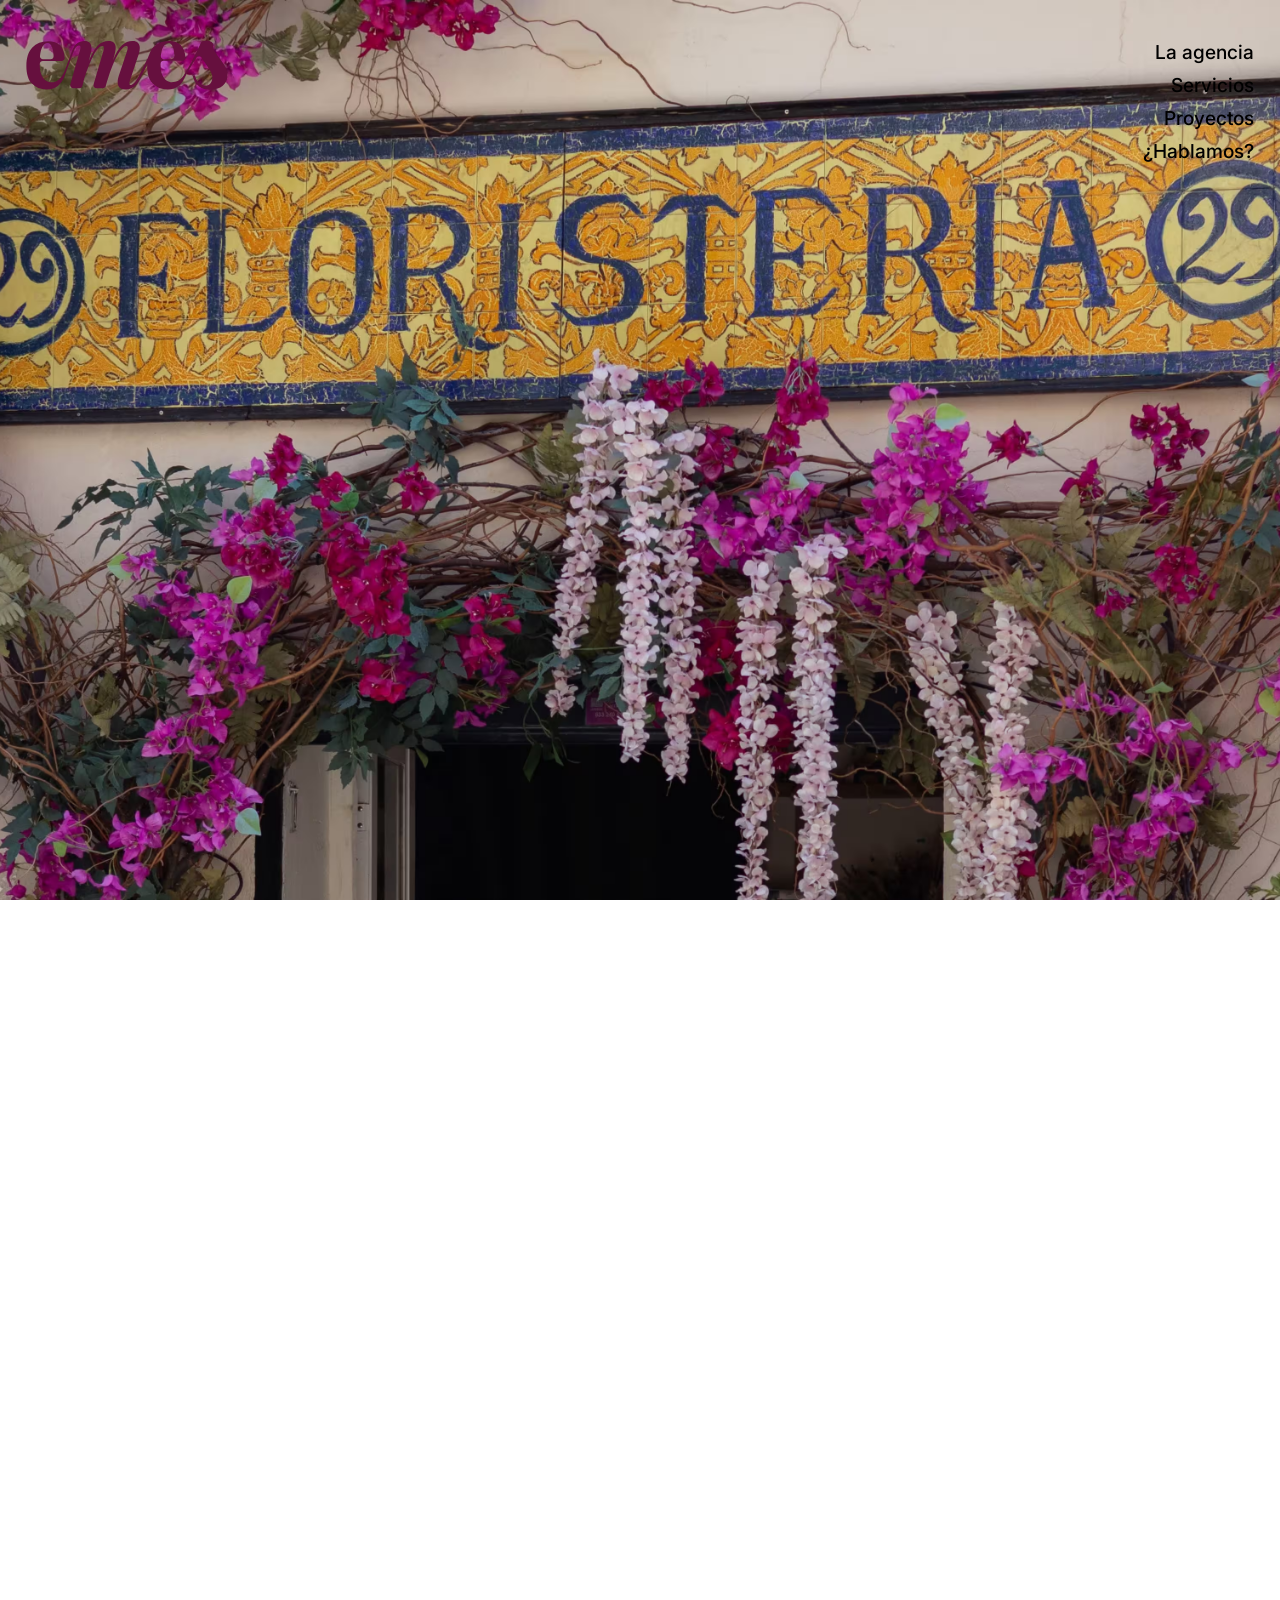
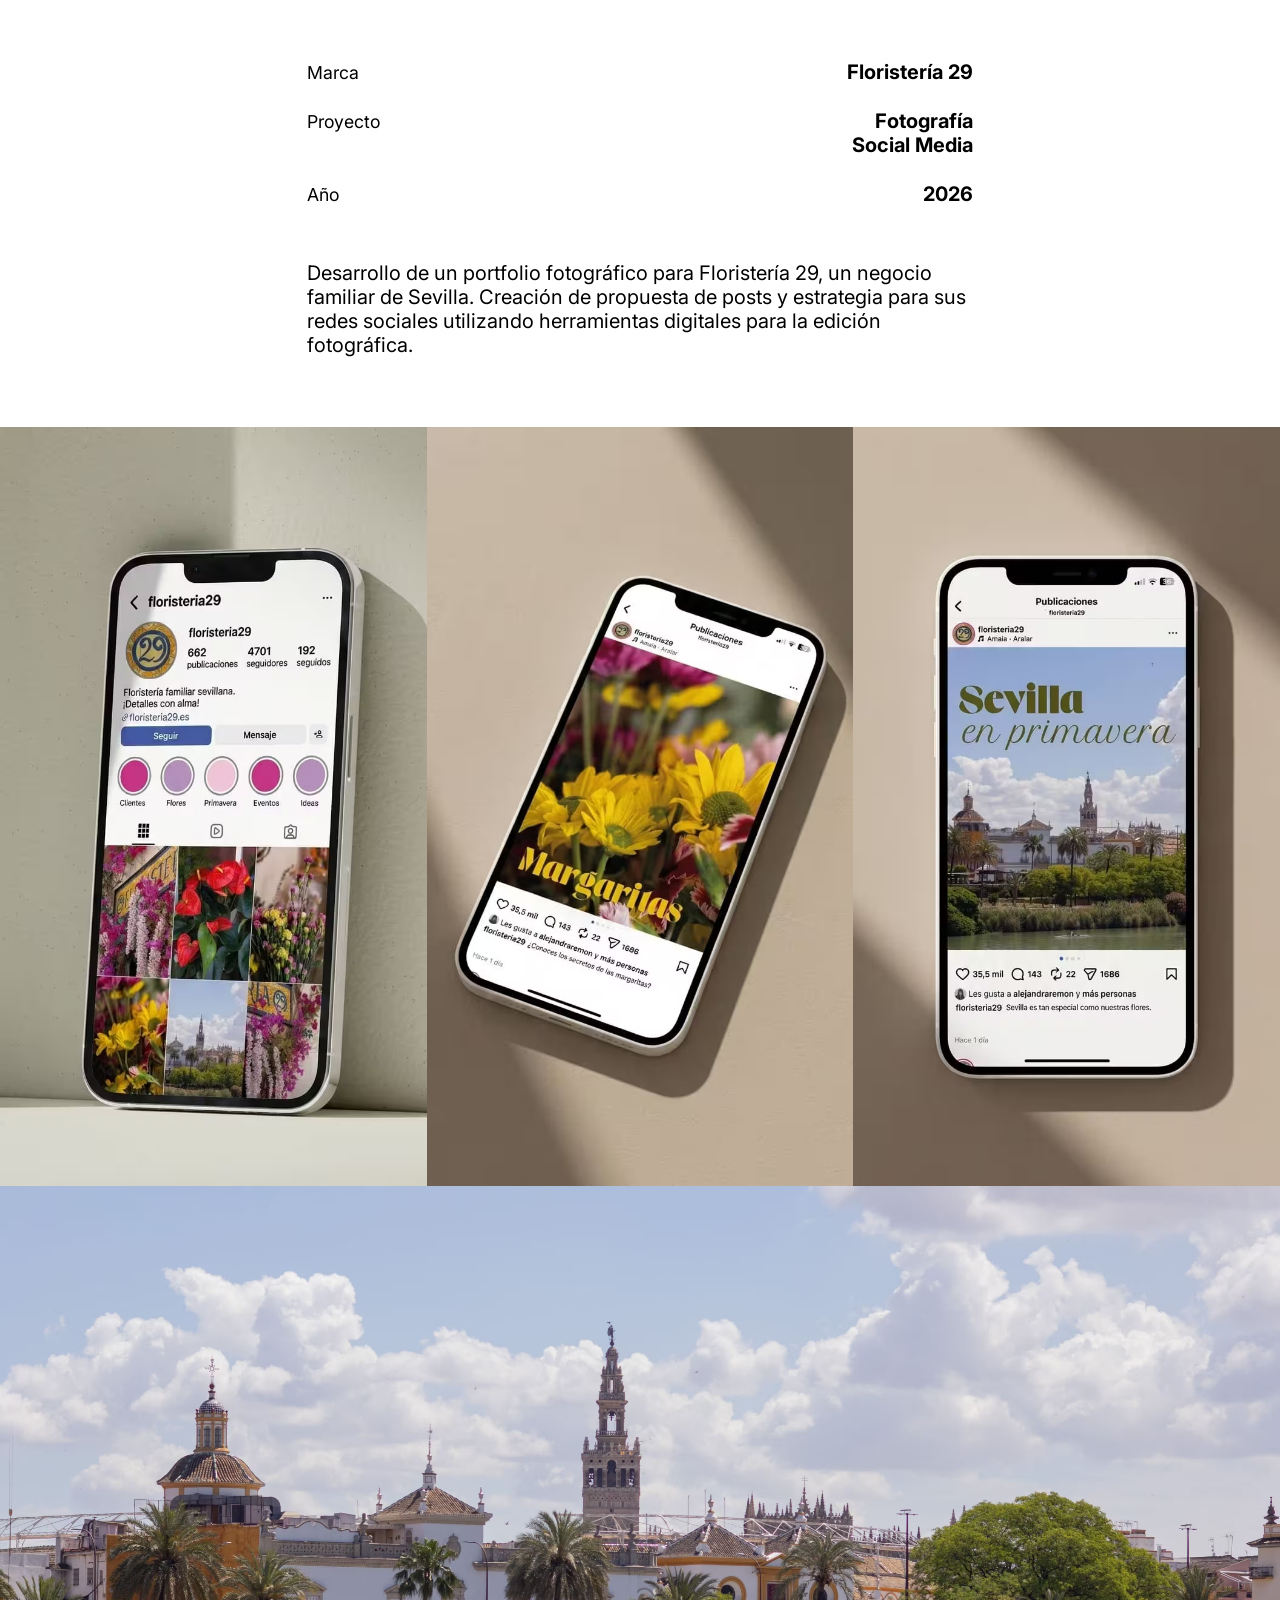
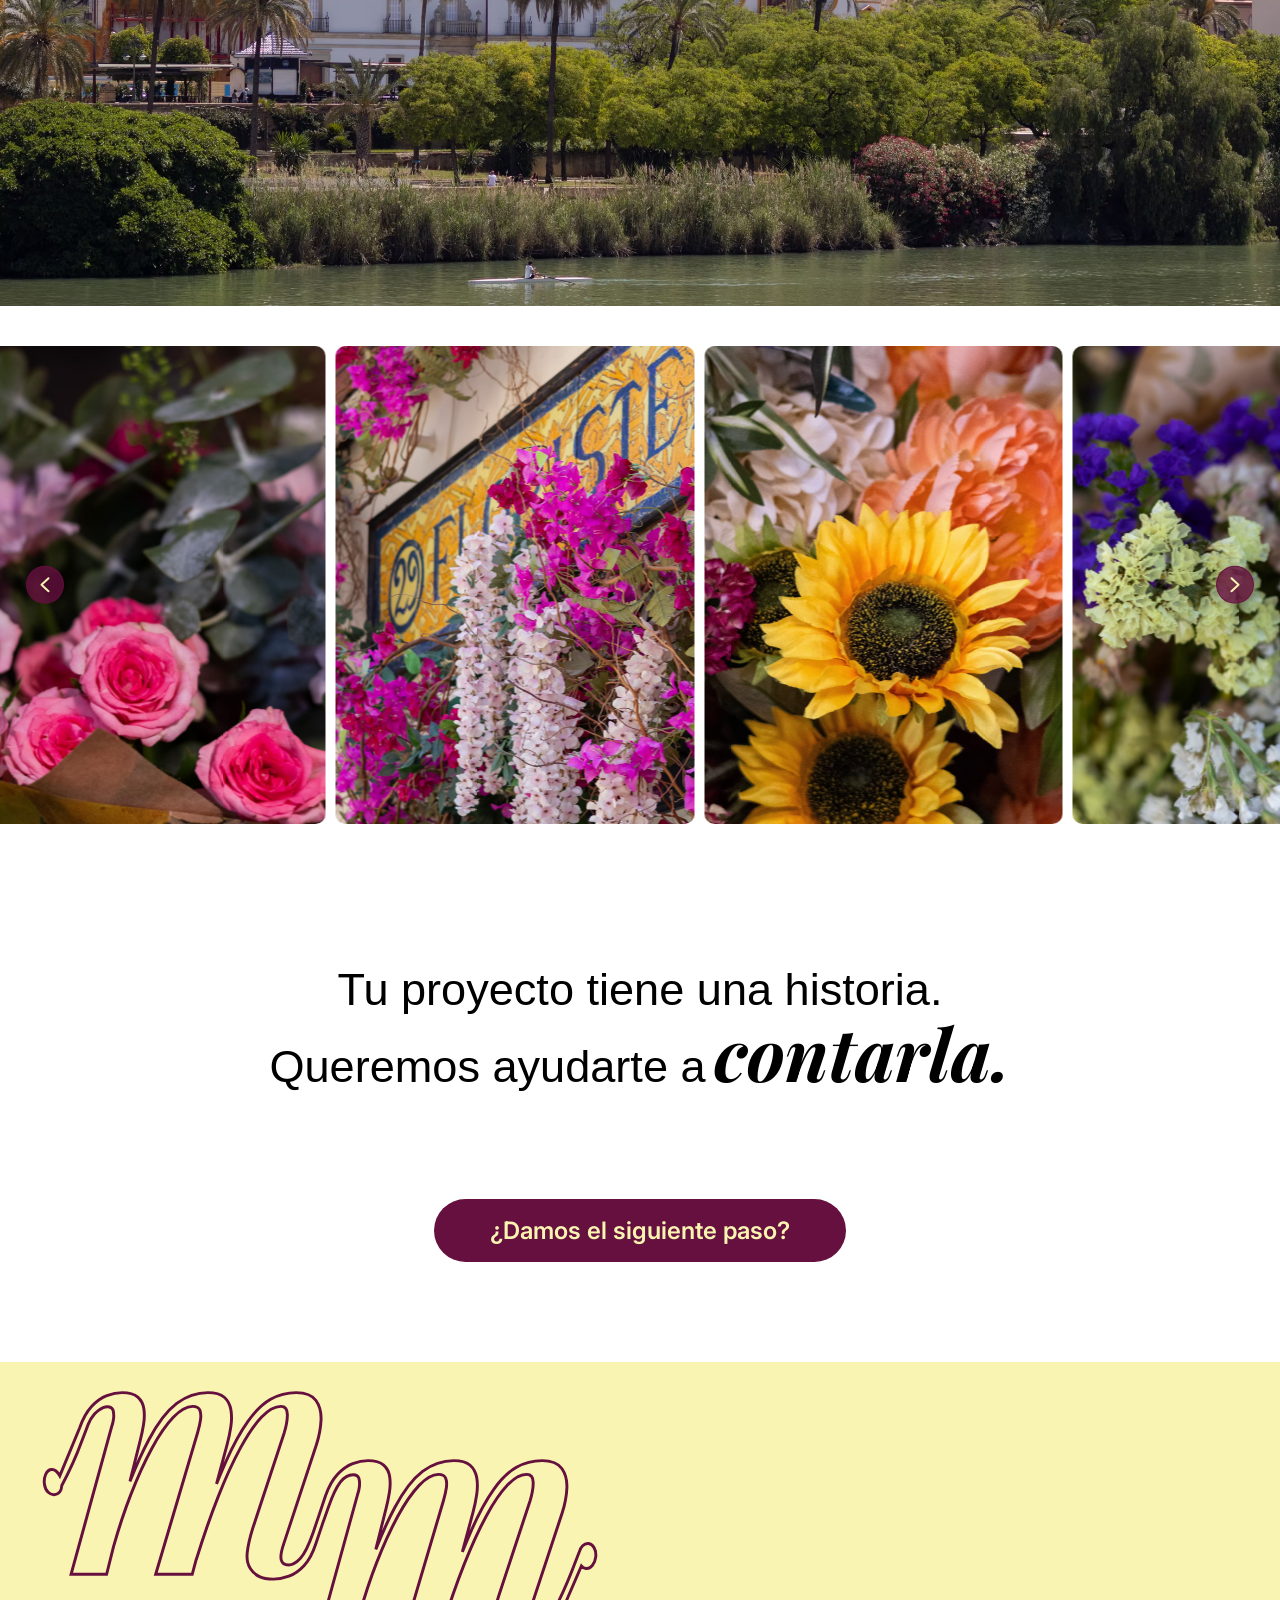
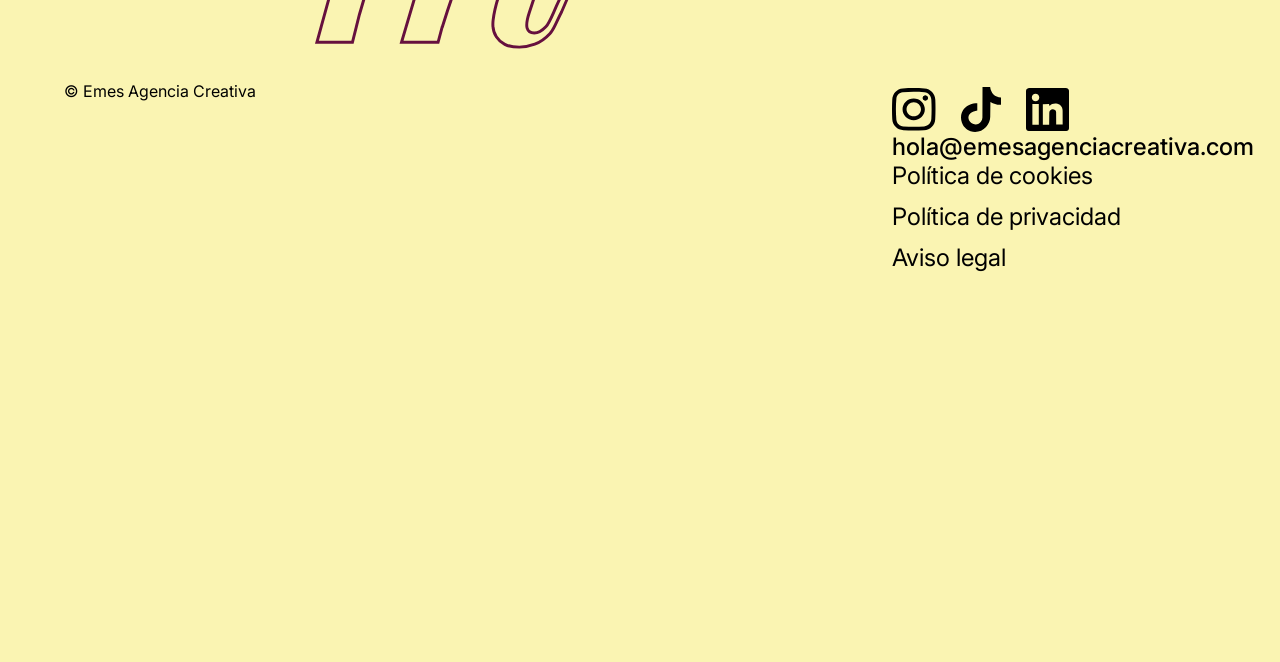
<file: archivo-proyectos/floristeria/index.html>
<!DOCTYPE html>
<html lang="es">

<head>
    <meta charset="UTF-8">
    <meta name="viewport" content="width=device-width, initial-scale=1.0">
    <title>Emes Agencia Creativa - Proyectos - Floristería</title>
    <link rel="preconnect" href="https://fonts.googleapis.com">
    <link rel="preconnect" href="https://fonts.gstatic.com" crossorigin>
    <link
        href="https://fonts.googleapis.com/css2?family=Inter:wght@100..900&family=Playfair+Display:ital,wght@0,400..900;1,400..900&display=swap"
        rel="stylesheet">
    <!-- Excon variable -->
    <link href="https://api.fontshare.com/v2/css?f[]=excon@1,2&display=swap" rel="stylesheet">
    <!-- Inter -->
    <link rel="stylesheet" href="../../pag proyectos/estilo-pagina-proyectos.css">
    <link rel="stylesheet" href="../../estilo.css">

</head>

<body>
    <header class="header">
        <nav class="nav-container" id="main-nav">
            <h1 class="header__logo">
                <a href="../../index.html" aria-label="Emes Agencia Creativa - inicio">
                    <?xml version="1.0" encoding="UTF-8"?>
                    <svg id="svg-emes" data-name="Capa 1" xmlns="http://www.w3.org/2000/svg" viewBox="0 0 265.86 65.79"
                        class="emes-logo-svg vertical-align">
                        <defs>
                            <style>
                                .logo-emes {
                                    fill: #66103e;
                                }
                            </style>
                        </defs>
                        <path class="logo-emes"
                            d="M264.21,39.66v-.12c-1.44-3.66-4.04-8.09-7.8-13.31l-2.72-3.62c-3.07-4.04-5.23-7.33-6.48-9.89-.31-.64-.76-1.99-1.08-3.75-.47-2.64.33-3.66-.31-4.66-2.44-3.87-8.82-4.66-13.31-2.93-1.08.42-2.81,2.23-3.65,5.11-9.07,19.13-16.88,33.25-21.14,39.73-.57.88-4.19,6.26-9.12,8.18-3.12,1.22-6.31,1.16-6.31,1.16-2.65,0-5.12-.78-7.42-2.34-2.3-1.55-4.17-4.05-5.61-7.47-1.44-3.42-2.16-7.71-2.16-12.86,0-.56,0-1.08,0-1.58.02-2.17,1.78-3.91,3.95-3.91h24.89c2.31,0,4.13-1.98,3.94-4.29-1.15-14.44-8.42-21.65-21.8-21.65-6,0-11.17,1.35-15.52,4.02-2.99,1.84-4.83,3.84-5.28,4.34-3.45,3.78-4.09,6.99-6.69,13.21-.13.31-.27.63-.27.63-.21.44-.41.82-.57,1.12-1.55,3.23-3.14,6.47-4.76,9.72-2.65,5.35-5.31,10.6-7.99,15.76-.03.06-.06.12-.1.18-.56.94-5.39,8.9-8.7,8.9-1.01,0-1.55-.5-1.55-.5-.44-.41-.67-1.06-.67-1.96,0-.78.24-1.91.71-3.38l11.45-34.47c1.08-3.11,1.63-5.96,1.63-8.53,0-2.81-.78-5.03-2.34-6.66-1.55-1.63-3.97-2.46-7.24-2.46-5.23,0-9.84,1.87-13.85,5.61-4.01,3.74-7.97,10.24-11.86,19.52l2.1-7.47c.94-3.5,1.4-6.35,1.4-8.53,0-6.08-3.08-9.12-9.22-9.12-5.61,0-10.43,2.03-14.42,6.08-4.01,4.05-7.93,10.83-11.75,20.33l2.57-10.05c.71-2.65,1.06-4.98,1.06-7.02,0-2.81-.74-5.06-2.22-6.78-1.48-1.71-3.89-2.57-7.24-2.57-1.99,0-3.85.31-5.61.94-1.94.69-3.27,1.58-3.68,1.87-2.9,2.01-4.43,4.65-5.17,6.24-.51.98-.98,2.05-1.4,3.21l-3.15,8.88c-.6,1.59-2.21,5.92-4.39,11.75-2.46,6.56-3.72,9.89-5.74,12.84-.5.73-4.1,5.93-8.05,7.45-1.78.68-5.02,1.15-6.15,1.15h-.09c-2.65,0-5.12-.78-7.42-2.34-2.3-1.55-4.17-4.05-5.61-7.47-1.44-3.42-2.16-7.71-2.16-12.86,0-.56,0-1.08,0-1.58.02-2.17,1.78-3.91,3.95-3.91h24.89c2.31,0,4.13-1.98,3.94-4.29C49.77,8.82,42.51,1.61,29.13,1.61c-8.65,0-15.59,2.78-20.8,8.35C3.1,15.52.5,23.57.5,34.09s2.43,18.06,7.3,23.31c4.87,5.25,11.43,7.89,19.69,7.89,6,0,11-1.78,15.01-5.32,3.62-3.2,6.22-7.02,7.84-11.45.68-1.86,3.89-10.52,9.63-26l2.22-5.96c.57-1.32.95-2.22,1.52-3.55l.33-.73c.24-.55.31-.74.44-1.03,0,0,.26-.58.97-1.48.2-.25.36-.42.4-.47,1.66-1.83,2.95-2.16,3.8-2.16,1.4,0,2.1.82,2.1,2.46,0,.93-.2,2.06-.59,3.38l-12.84,45.45c-.71,2.52,1.18,5.03,3.8,5.03h8.19c1.8,0,3.38-1.22,3.83-2.96l2.28-8.83v.12c3.89-13.01,8.05-23.56,12.44-31.67,4.4-8.1,8.35-12.15,11.86-12.15,1.24,0,1.87.74,1.87,2.22,0,1.16-.31,2.77-.94,4.8l-12.77,43.42c-.74,2.53,1.15,5.07,3.79,5.07h8.43c1.77,0,3.33-1.18,3.8-2.89l2.24-7.99v.35c4.52-14.65,9.02-25.81,13.5-33.48,4.48-7.67,8.31-11.51,11.51-11.51,1.08,0,1.63.78,1.63,2.34,0,1.1-.31,2.65-.94,4.68l-10.52,31.55c-1.16,3.5-1.75,6.55-1.75,9.12,0,2.18.43,3.93,1.28,5.25,1.71,2.81,4.83,4.21,9.34,4.21.61,0,1.61,0,2.87-.21,0,0,2.89-.46,5.67-2,4.04-2.22,6.87-5.51,11.89-15.03,2.3-4.36,5.11-10.1,7.93-17.05-.04.68-.1,1.79-.1,3.18,0,4.59.01,15.44,7.3,23.31,4.87,5.25,11.43,7.89,19.69,7.89,6,0,11-1.78,15.01-5.32.89-.78,3.24-2.86,5.37-6.32,1.18-1.89,1.8-3.44,1.96-3.79,1.23-2.88,5.4-10.26,15.61-26.62,1.61-2.58,5.4-2.52,6.91.12,1.35,2.37,3.38,5.57,6.11,9.59,2.31,3.37,4.02,5.97,5.13,7.83,1.11,1.84,1.89,3.83,2.36,5.93.47,2.12.37,4.32-.31,6.64-.51,1.76-1.48,4.49-4.39,5.92-2.72,1.32-5.58.71-6.57.44-3.65-.97-5.91-3.18-6.98-4.34-2.45-2.65-3.51-5.57-3.98-7.57-.19-.8-.99-1.29-1.79-1.14-.01,0-.02,0-.03,0-.85.17-1.41,1-1.21,1.84.26,1.11.65,2.35,1.21,3.66,1.2,2.84,2.77,4.9,3.97,6.26.77.8,2.55,2.52,4.76,3.89,1.23.76,2.38,1.28,2.69,1.42,1.11.48,1.78.71,2.65.91,2.85.72,8.58,1.14,14.12,0,1.89-.39,5.5-.93,9.45-3.99,2.86-2.21,4.82-5.13,5.88-8.78,1.31-4.47,1.23-8.52-.22-12.16ZM177.42,20.76c.6-5.04,1.62-8.93,3.05-11.65h-.01c1.83-3.46,4.14-5.2,6.95-5.2s4.77,2.01,6.14,6.02c1.04,3.07,1.64,6.77,1.79,11.1.08,2.26-1.69,4.15-3.95,4.15h-10.05c-2.36,0-4.21-2.07-3.93-4.42ZM18.39,20.89c.6-5.04,1.62-8.93,3.05-11.65h-.01c1.83-3.46,4.14-5.2,6.95-5.2s4.77,2.01,6.14,6.02c1.04,3.07,1.64,6.77,1.79,11.1.08,2.26-1.69,4.15-3.95,4.15h-10.05c-2.36,0-4.21-2.07-3.93-4.42Z" />
                    </svg>
                    <span class="visually-hidden">Emes Agencia Creativa</span>
                </a>
            </h1>

            <input type="checkbox" id="menu-toggle" class="menu-checkbox">

            <label for="menu-toggle" class="nav__burguer" aria-label="Abrir menú">
                <span></span>
                <span></span>
                <span></span>
            </label>

            <div class="header__menu">
                <ul class="header__menu_list">
                    <li><a href="../../la-agencia/index.html">La agencia</a></li>
                    <li><a href="../../servicios/index.html">Servicios</a></li>
                    <li><a href="../../proyectos/index.html">Proyectos</a></li>
                    <li><a href="../../contacto/index.html">¿Hablamos?</a></li>
                </ul>
            </div>

            <!-- OVERLAY MENÚ HAMBURGUESA -->
            <div class="menu__overlay">

                <div class="menu__overlay_header">
                    <?xml version="1.0" encoding="UTF-8"?>
                    <svg id="svg-emes-contorno" data-name="Capa 1" xmlns="http://www.w3.org/2000/svg"
                        viewBox="0 0 265.86 65.79" class="emes-logo-svg">
                        <defs>
                            <style>
                                .cls-1 {
                                    fill: none;
                                    stroke: #66103e;
                                    stroke-miterlimit: 10;
                                }
                            </style>
                        </defs>
                        <path class="cls-1"
                            d="M264.21,39.66v-.12c-1.44-3.66-4.04-8.09-7.8-13.31l-2.72-3.62c-3.07-4.04-5.23-7.33-6.48-9.89-.31-.64-.76-1.99-1.08-3.75-.47-2.64.33-3.66-.31-4.66-2.44-3.87-8.82-4.66-13.31-2.93-1.08.42-2.81,2.23-3.65,5.11-9.07,19.13-16.88,33.25-21.14,39.73-.57.88-4.19,6.26-9.12,8.18-3.12,1.22-6.31,1.16-6.31,1.16-2.65,0-5.12-.78-7.42-2.34-2.3-1.55-4.17-4.05-5.61-7.47-1.44-3.42-2.16-7.71-2.16-12.86,0-.56,0-1.08,0-1.58.02-2.17,1.78-3.91,3.95-3.91h24.89c2.31,0,4.13-1.98,3.94-4.29-1.15-14.44-8.42-21.65-21.8-21.65-6,0-11.17,1.35-15.52,4.02-2.99,1.84-4.83,3.84-5.28,4.34-3.45,3.78-4.09,6.99-6.69,13.21-.13.31-.27.63-.27.63-.21.44-.41.82-.57,1.12-1.55,3.23-3.14,6.47-4.76,9.72-2.65,5.35-5.31,10.6-7.99,15.76-.03.06-.06.12-.1.18-.56.94-5.39,8.9-8.7,8.9-1.01,0-1.55-.5-1.55-.5-.44-.41-.67-1.06-.67-1.96,0-.78.24-1.91.71-3.38l11.45-34.47c1.08-3.11,1.63-5.96,1.63-8.53,0-2.81-.78-5.03-2.34-6.66-1.55-1.63-3.97-2.46-7.24-2.46-5.23,0-9.84,1.87-13.85,5.61-4.01,3.74-7.97,10.24-11.86,19.52l2.1-7.47c.94-3.5,1.4-6.35,1.4-8.53,0-6.08-3.08-9.12-9.22-9.12-5.61,0-10.43,2.03-14.42,6.08-4.01,4.05-7.93,10.83-11.75,20.33l2.57-10.05c.71-2.65,1.06-4.98,1.06-7.02,0-2.81-.74-5.06-2.22-6.78-1.48-1.71-3.89-2.57-7.24-2.57-1.99,0-3.85.31-5.61.94-1.94.69-3.27,1.58-3.68,1.87-2.9,2.01-4.43,4.65-5.17,6.24-.51.98-.98,2.05-1.4,3.21l-3.15,8.88c-.6,1.59-2.21,5.92-4.39,11.75-2.46,6.56-3.72,9.89-5.74,12.84-.5.73-4.1,5.93-8.05,7.45-1.78.68-5.02,1.15-6.15,1.15h-.09c-2.65,0-5.12-.78-7.42-2.34-2.3-1.55-4.17-4.05-5.61-7.47-1.44-3.42-2.16-7.71-2.16-12.86,0-.56,0-1.08,0-1.58.02-2.17,1.78-3.91,3.95-3.91h24.89c2.31,0,4.13-1.98,3.94-4.29C49.77,8.82,42.51,1.61,29.13,1.61c-8.65,0-15.59,2.78-20.8,8.35C3.1,15.52.5,23.57.5,34.09s2.43,18.06,7.3,23.31c4.87,5.25,11.43,7.89,19.69,7.89,6,0,11-1.78,15.01-5.32,3.62-3.2,6.22-7.02,7.84-11.45.68-1.86,3.89-10.52,9.63-26l2.22-5.96c.57-1.32.95-2.22,1.52-3.55l.33-.73c.24-.55.31-.74.44-1.03,0,0,.26-.58.97-1.48.2-.25.36-.42.4-.47,1.66-1.83,2.95-2.16,3.8-2.16,1.4,0,2.1.82,2.1,2.46,0,.93-.2,2.06-.59,3.38l-12.84,45.45c-.71,2.52,1.18,5.03,3.8,5.03h8.19c1.8,0,3.38-1.22,3.83-2.96l2.28-8.83v.12c3.89-13.01,8.05-23.56,12.44-31.67,4.4-8.1,8.35-12.15,11.86-12.15,1.24,0,1.87.74,1.87,2.22,0,1.16-.31,2.77-.94,4.8l-12.77,43.42c-.74,2.53,1.15,5.07,3.79,5.07h8.43c1.77,0,3.33-1.18,3.8-2.89l2.24-7.99v.35c4.52-14.65,9.02-25.81,13.5-33.48,4.48-7.67,8.31-11.51,11.51-11.51,1.08,0,1.63.78,1.63,2.34,0,1.1-.31,2.65-.94,4.68l-10.52,31.55c-1.16,3.5-1.75,6.55-1.75,9.12,0,2.18.43,3.93,1.28,5.25,1.71,2.81,4.83,4.21,9.34,4.21.61,0,1.61,0,2.87-.21,0,0,2.89-.46,5.67-2,4.04-2.22,6.87-5.51,11.89-15.03,2.3-4.36,5.11-10.1,7.93-17.05-.04.68-.1,1.79-.1,3.18,0,4.59.01,15.44,7.3,23.31,4.87,5.25,11.43,7.89,19.69,7.89,6,0,11-1.78,15.01-5.32.89-.78,3.24-2.86,5.37-6.32,1.18-1.89,1.8-3.44,1.96-3.79,1.23-2.88,5.4-10.26,15.61-26.62,1.61-2.58,5.4-2.52,6.91.12,1.35,2.37,3.38,5.57,6.11,9.59,2.31,3.37,4.02,5.97,5.13,7.83,1.11,1.84,1.89,3.83,2.36,5.93.47,2.12.37,4.32-.31,6.64-.51,1.76-1.48,4.49-4.39,5.92-2.72,1.32-5.58.71-6.57.44-3.65-.97-5.91-3.18-6.98-4.34-2.45-2.65-3.51-5.57-3.98-7.57-.19-.8-.99-1.29-1.79-1.14-.01,0-.02,0-.03,0-.85.17-1.41,1-1.21,1.84.26,1.11.65,2.35,1.21,3.66,1.2,2.84,2.77,4.9,3.97,6.26.77.8,2.55,2.52,4.76,3.89,1.23.76,2.38,1.28,2.69,1.42,1.11.48,1.78.71,2.65.91,2.85.72,8.58,1.14,14.12,0,1.89-.39,5.5-.93,9.45-3.99,2.86-2.21,4.82-5.13,5.88-8.78,1.31-4.47,1.23-8.52-.22-12.16ZM177.42,20.76c.6-5.04,1.62-8.93,3.05-11.65h-.01c1.83-3.46,4.14-5.2,6.95-5.2s4.77,2.01,6.14,6.02c1.04,3.07,1.64,6.77,1.79,11.1.08,2.26-1.69,4.15-3.95,4.15h-10.05c-2.36,0-4.21-2.07-3.93-4.42ZM18.39,20.89c.6-5.04,1.62-8.93,3.05-11.65h-.01c1.83-3.46,4.14-5.2,6.95-5.2s4.77,2.01,6.14,6.02c1.04,3.07,1.64,6.77,1.79,11.1.08,2.26-1.69,4.15-3.95,4.15h-10.05c-2.36,0-4.21-2.07-3.93-4.42Z" />
                    </svg>
                </div>

                <nav class="menu__overlay_nav">
                    <ul class="menu__overlay_nav_list">
                        <li><a href="../../la-agencia/index.html">La agencia</a></li>
                        <li><a href="../../servicios/index.html">Servicios</a></li>
                        <li><a href="../../proyectos/index.html">Proyectos</a></li>
                        <li><a href="../../contacto/index.html">¿Hablamos?</a></li>
                    </ul>
                </nav>

                <div class="menu__overlay_footer">
                    <?xml version="1.0" encoding="UTF-8"?>
                    <svg id="svg-mm-contorno" data-name="Capa 1" xmlns="http://www.w3.org/2000/svg"
                        viewBox="0 0 200.99 90.3" class="logo-mm-contorno__footer">
                        <defs>
                            <style>
                                .cls-1 {
                                    fill: none;
                                    stroke: #66103e;
                                    stroke-miterlimit: 10;
                                }
                            </style>
                        </defs>
                        <path class="cls-1"
                            d="M192.12,53.21c-1.42-.15-2.76,1.22-3.22,3.16-1.03,2.36-2.73,7.93-6.84,16.38-2.03,4.17-3.01,7.31-4.39,8.79-1.39,1.48-2.73,2.23-4.04,2.23s-2.12-.55-2.43-1.64c-.31-1.09-.08-2.81.69-5.16l11.32-34.35c.92-2.89,1.44-5.67,1.56-8.32.12-2.66-.46-4.88-1.73-6.68-1.27-1.8-3.52-2.7-6.76-2.7s-6.07.76-8.72,2.29c-2.66,1.52-5.24,4.03-7.74,7.5-2.5,3.48-5.03,8.09-7.57,13.83-1.02,2.31-2.08,4.84-3.16,7.58l3.63-13.5c.54-2.03.96-4.08,1.27-6.15.31-2.07.31-3.99,0-5.74-.31-1.76-1.06-3.16-2.25-4.22-1.2-1.06-3.06-1.58-5.6-1.58-3.85,0-7.39,1.23-10.63,3.69-3.24,2.46-6.4,6.56-9.48,12.31-2.08,3.87-4.24,8.66-6.49,14.32l3.49-13.91c.46-1.8.85-3.63,1.15-5.51.31-1.88.35-3.65.12-5.33-.23-1.68-.92-3.03-2.08-4.05-1.15-1.01-2.93-1.52-5.31-1.52-1.69,0-3.45.35-5.26,1.05-1.81.7-3.52,1.92-5.14,3.63-1.62,1.72-3,4.18-4.16,7.38l-2.58,7.74h-.01l-1.62,4.81c-1.54,4.38-3.01,7.31-4.39,8.79-1.39,1.48-2.73,2.23-4.04,2.23s-2.12-.55-2.43-1.64c-.31-1.09-.08-2.81.69-5.16l11.32-34.35c.92-2.89,1.44-5.67,1.56-8.32.12-2.66-.46-4.88-1.73-6.68-1.27-1.8-3.52-2.7-6.76-2.7s-6.07.76-8.72,2.29c-2.66,1.52-5.24,4.03-7.74,7.5-2.5,3.48-5.03,8.09-7.57,13.83-1.02,2.31-2.08,4.84-3.16,7.58l3.63-13.5c.54-2.03.96-4.08,1.27-6.15.31-2.07.31-3.99,0-5.74-.31-1.76-1.06-3.16-2.25-4.22-1.2-1.06-3.06-1.58-5.6-1.58-3.85,0-7.39,1.23-10.63,3.69-3.24,2.46-6.4,6.56-9.48,12.31-2.08,3.87-4.24,8.66-6.49,14.32l3.49-13.91c.46-1.8.85-3.63,1.15-5.51.31-1.88.35-3.65.12-5.33-.23-1.68-.92-3.03-2.08-4.05-1.15-1.01-2.93-1.52-5.31-1.52-1.69,0-3.45.35-5.26,1.05-1.81.7-3.52,1.92-5.14,3.63-1.62,1.72-3,4.18-4.16,7.38l-6.76,16.34c-.69-1.26-1.85-2.3-2.96-2.14-1.63.23-2.61,2.62-2.28,5,.33,2.38,1.92,3.79,3.55,3.55,1.32-.19,2.25-1.3,2.38-3.11,4.91-9.22,6.19-13.57,7.1-15.9.84-2.15,1.16-2.99,1.9-4.96.3-.8.98-2.17,2.15-3.53,0,0,2.2-2.52,4.39-2.52,1.08,0,1.73.41,1.96,1.23.23.82.29,1.76.17,2.81-.12,1.06-.33,1.98-.64,2.76l-13.87,50.41h12.13l2.36-9.4c1.79-6.35,3.75-12.29,5.9-17.79,2.35-6.02,4.76-11.29,7.22-15.82,2.46-4.53,4.89-8.05,7.28-10.55,2.39-2.5,4.58-3.75,6.59-3.75,1.31,0,2.14.43,2.48,1.29.35.86.42,1.95.23,3.28-.19,1.33-.52,2.77-.98,4.34l-14.33,48.41h12.48l1.43-5.32-.04.28c2.46-7.97,4.97-15.16,7.51-21.57,2.54-6.41,5.06-11.92,7.57-16.53,2.5-4.61,4.91-8.13,7.22-10.55,2.31-2.42,4.51-3.63,6.59-3.63,1.46,0,2.2.92,2.2,2.75s-.35,3.89-1.04,6.15l-10.86,32.94c-.92,2.97-1.52,5.61-1.79,7.91-.27,2.31.1,4.2,1.1,5.69.69,1.1,1.66,1.95,2.89,2.58,1.23.62,2.89.94,4.97.94,1.69,0,3.45-.33,5.26-1s3.52-1.85,5.14-3.58c1.62-1.72,2.96-4.22,4.04-7.5l2.57-7.62h.02l1.73-4.92c1.39-3.99,2.73-6.82,4.04-8.5,1.31-1.68,2.77-2.52,4.39-2.52,1.08,0,1.73.41,1.96,1.23.23.82.29,1.76.17,2.81-.12,1.06-.33,1.98-.64,2.76l-13.87,50.41h12.13l2.36-9.4c1.79-6.35,3.75-12.29,5.9-17.79,2.35-6.02,4.76-11.29,7.22-15.82,2.46-4.53,4.89-8.05,7.28-10.55,2.39-2.5,4.58-3.75,6.59-3.75,1.31,0,2.14.43,2.48,1.29.35.86.42,1.95.23,3.28-.19,1.33-.52,2.77-.98,4.34l-14.33,48.41h12.48l1.43-5.32-.04.28c2.46-7.97,4.97-15.16,7.51-21.57,2.54-6.41,5.06-11.92,7.57-16.53,2.5-4.61,4.91-8.13,7.22-10.55,2.31-2.42,4.51-3.63,6.59-3.63,1.46,0,2.2.92,2.2,2.75s-.35,3.89-1.04,6.15l-10.86,32.94c-.92,2.97-1.52,5.61-1.79,7.91-.27,2.31.1,4.2,1.1,5.69.69,1.1,1.66,1.95,2.89,2.58,1.23.62,2.89.94,4.97.94,1.69,0,3.45-.33,5.26-1s3.52-1.85,5.14-3.58c1.62-1.72,2.35-4.35,4.04-7.5l6.74-15.61c.42.49.94.81,1.53.87,1.62.17,3.12-1.61,3.36-3.98.24-2.36-.88-4.41-2.5-4.58Z" />
                    </svg>

                    <div class="footer__items">
                        <div class="footer__social-icons">
                            <a href="#" aria-label="Instagram">
                                <svg width="44" height="43" viewBox="0 0 44 43" fill="none"
                                    xmlns="http://www.w3.org/2000/svg">
                                    <path
                                        d="M31.9839 42.2702C24.9396 42.6569 18.2015 42.6569 11.4635 42.2702C5.20669 41.8835 0.612551 37.4577 0.262522 31.3562C-0.0875074 24.6961 -0.0875074 18.1649 0.262522 11.4618C0.525044 5.66109 4.8129 0.891594 10.6759 0.418942C18.0703 -0.139647 25.1584 -0.139647 32.5527 0.418942C38.6345 0.848626 43.0536 5.70406 43.3162 11.6767C43.5787 18.3368 43.5787 24.6961 43.2286 31.3562C42.9224 37.3288 38.4157 42.0124 32.0277 42.3131L31.9839 42.2702ZM32.1152 38.403C36.4906 38.1452 39.1158 34.7507 39.3345 30.8406C39.6846 24.3953 39.6846 18.1219 39.3345 11.6337C39.1158 7.80951 36.5343 4.58688 32.509 4.24313C25.1584 3.64157 17.9828 3.5986 10.6759 4.2861C7.26311 4.62985 4.68165 7.29389 4.37537 10.6884C3.71906 17.7352 3.76282 24.6961 4.37537 31.7429C4.68165 35.4382 7.6569 38.1452 11.4197 38.403C18.289 38.8327 25.0709 38.8757 32.1589 38.403H32.1152Z"
                                        fill="black" />
                                    <path
                                        d="M35.9217 9.91453C35.9217 8.49657 34.7404 7.37939 33.3403 7.37939C31.9401 7.37939 30.7588 8.49657 30.7588 9.91453C30.7588 11.3325 31.9401 12.4497 33.3403 12.4497C34.7404 12.4497 35.9217 11.3325 35.9217 9.91453Z"
                                        fill="black" />
                                    <path
                                        d="M32.8593 21.3017C32.8593 27.3172 27.8714 32.2156 21.7021 32.2156C15.5328 32.2156 10.5449 27.3172 10.5449 21.3017C10.5449 15.2861 15.5328 10.3877 21.7021 10.3877C27.8714 10.3877 32.8593 15.2861 32.8593 21.3017ZM28.9652 21.2587C28.9652 17.3486 25.7275 14.1689 21.7459 14.1689C17.7643 14.1689 14.5265 17.3486 14.5265 21.2587C14.5265 25.1688 17.7643 28.3485 21.7459 28.3485C25.7275 28.3485 28.9652 25.1688 28.9652 21.2587Z"
                                        fill="black" />
                                    <path
                                        d="M33.3403 12.4497C34.766 12.4497 35.9217 11.3146 35.9217 9.91453C35.9217 8.51441 34.766 7.37939 33.3403 7.37939C31.9146 7.37939 30.7588 8.51441 30.7588 9.91453C30.7588 11.3146 31.9146 12.4497 33.3403 12.4497Z"
                                        fill="black" />
                                </svg>
                            </a>

                            <a href="#" aria-label="TikTok">
                                <svg width="40" height="45" viewBox="0 0 40 45" fill="none"
                                    xmlns="http://www.w3.org/2000/svg">
                                    <path
                                        d="M9.56337 44.2223C5.0396 42.7078 2.05306 38.9866 0.867215 35.4817C-0.757829 30.7219 -0.0990411 25.8757 2.84361 22.1111C6.04977 18.0005 10.9688 16.2264 16.2832 16.1831V23.5823C13.7797 24.2747 11.2763 24.7074 9.47555 26.2218C6.22546 28.9911 7.05993 33.7941 10.3539 36.0442C12.5499 37.5154 15.1852 37.9481 17.6447 36.7365C19.4893 35.8278 21.4218 33.1451 21.4218 30.4623L21.5096 0H29.1518C29.8984 5.92804 33.7633 10.3416 40 10.4714V17.7408C36.135 18.0437 33.0167 16.7456 29.4153 14.885L29.2396 29.7267C29.2396 33.5778 27.5267 37.2558 25.0233 40.0683C21.2022 44.3521 15.273 46.1262 9.56337 44.2656V44.2223Z"
                                        fill="black" />
                                </svg>
                            </a>

                            <a href="#" aria-label="LinkedIn">
                                <svg width="43" height="43" viewBox="0 0 43 43" fill="none"
                                    xmlns="http://www.w3.org/2000/svg">
                                    <path
                                        d="M40.223 42.9566H2.73362C1.30174 42.9566 0 41.5247 0 40.1362V3.25429C0 1.34511 1.04141 0.347124 2.95059 0H39.8759C41.3945 0 43 1.30172 43 2.82038V40.1362C43 41.3946 41.8719 43 40.2664 43L40.223 42.9566ZM13.2775 9.5893C13.2775 7.54995 11.5853 5.85772 9.54596 5.85772C7.50661 5.85772 5.81438 7.50656 5.81438 9.5893C5.81438 11.672 7.50661 13.3209 9.54596 13.3209C11.5853 13.3209 13.2775 11.672 13.2775 9.5893ZM23.3007 24.776C23.3007 22.6932 25.0363 21.4349 26.5984 21.3047C28.0737 21.218 30.113 22.2593 30.113 24.0817L30.1998 36.6216H36.665L36.6216 22.6499C36.6216 18.7447 33.888 15.9243 30.0696 15.5772C27.553 15.3602 25.3401 16.1847 23.6044 17.8769L22.9536 16.0545L16.8355 16.1413V36.665H23.1706L23.3007 24.776ZM12.8002 16.0545H6.37841V36.665H12.8002V16.0545Z"
                                        fill="black" />
                                </svg>
                            </a>
                        </div>

                        <p class="footer__copyright">© Emes Agencia Creativa</p>
                    </div>
                </div>

            </div>

        </nav>
    </header>

    <div class="hero_container">
        <picture>
            <img src="assets/img-floristeria-hero-mobile.avif" alt="Imagen hero floristeria mobile" class="mobile">
            <img src="assets/img-floristeria-hero-desktop.avif" alt="Imagen hero OH!VARINA desktop" class="desktop">
        </picture>
    </div>



    <div class="project_content">

        <div class="info_card">
            <div class="info_card__item">
                <p>Marca</p>
                <p>Floristería 29</p>
            </div>

            <div class="info_card__item">
                <p>Proyecto</p>
                <p>Fotografía <br>Social Media</p>

            </div>

            <div class="info_card__item">
                <p>Año</p>
                <p>2026</p>
            </div>

            <p>Desarrollo de un portfolio fotográfico para Floristería 29, un negocio familiar de Sevilla. Creación de propuesta de posts y estrategia para sus redes sociales utilizando herramientas digitales para la edición fotográfica.
            </p>
        </div>

    
        <div class="proyecto__grid proyecto__grid--3">
            <div>
                <img src="assets/img-floristeria-feed.avif" alt="Imagen de un móvil con el feed de Instagram" class="proyecto__img">
            </div>
            <div>
                <img src="assets/img-floristeria-post-1.avif" alt="Imagen de un móvil con post de redes sociales" class="proyecto__img">
            </div>
            <div>
                <img src="assets/img-floristeria-post-2.avif" alt="Imagen de un móvil con post de redes sociales" class="proyecto__img">
            </div>
        </div>


    
        <div class="proyecto__img-overlay">
            <img src="assets/img-floristeria-sevilla.avif" alt="Imagen de Sevilla" class="proyecto__img">
        </div>

    <div class="proyectos__slider-wrapper-flores">
        <button class="proyectos__flecha-flores proyectos__flecha--prev" aria-label="Proyecto anterior">
            <svg width="10" height="16" viewBox="0 0 10 16" fill="none" xmlns="http://www.w3.org/2000/svg">
                <path d="M8.5 1.5L1.5 8L8.5 14.5" stroke="var(--clr-corporativo-yellow)" stroke-width="2"
                    stroke-linecap="round" stroke-linejoin="round" />
            </svg>
        </button>
        <button class="proyectos__flecha-flores proyectos__flecha--next" aria-label="Proyecto siguiente">
            <svg width="10" height="16" viewBox="0 0 10 16" fill="none" xmlns="http://www.w3.org/2000/svg">
                <path d="M1.5 1.5L8.5 8L1.5 14.5" stroke="var(--clr-corporativo-yellow)" stroke-width="2"
                    stroke-linecap="round" stroke-linejoin="round" />
            </svg>
        </button>

        <div class="proyectos__slider">
            <!-- Cada tarjeta agrupa imagen + texto debajo.-->
            <div class="proyecto">
                <div class="proyecto__imagen-wrapper">
                    <img src="assets/img-floristeria-slider-1.avif" alt="Imagen 1" class="proyecto__img">
        
                </div>
            </div>
        
            <div class="proyecto">
                <div class="proyecto__imagen-wrapper">
                    <img src="assets/img-floristeria-slider-2.avif" alt="Imagen 2" class="proyecto__img">
            
                </div>
            </div>
        
            <div class="proyecto">
                <div class="proyecto__imagen-wrapper">
                    <img src="assets/img-floristeria-slider-3.avif" alt="Imagen 3" class="proyecto__img">
            
                </div>
            </div>
        
            <div class="proyecto">
                <div class="proyecto__imagen-wrapper">
                    <img src="assets/img-floristeria-slider-4.avif" alt="Imagen 4" class="proyecto__img">
            
                </div>
            </div>
        
            <div class="proyecto">
                <div class="proyecto__imagen-wrapper">
                    <img src="assets/img-floristeria-slider-5.avif" alt="Imagen 5" class="proyecto__img">
                </div>
            </div>

            <div class="proyecto">
                <div class="proyecto__imagen-wrapper">
                    <img src="assets/img-floristeria-slider-6.avif" alt="Imagen 6" class="proyecto__img">
                </div>
            </div>
        
           
        </div>

    </div>

  

        <div class="cta_contacto">
            <div class="servicios__cta">
                <!-- línea 1 -->
                <h2 class="proyectos__frase">
                    <span class="titulo1-excon">Tu proyecto tiene una historia.</span>
                </h2>
                <!-- línea 2 -->
                <h2 class="proyectos__frase titulo1-excon">
                    <span>Queremos ayudarte a</span>
                    <span class="titulo2-playfair">contarla.</span>
                </h2>
            </div>
            <div class="padding-btn">
                <a href="../../contacto/index.html" class="btn">¿Damos el siguiente paso?</a>
            </div>
        </div>
    </div>


    <!-- FOOTER MÓVIL -->
    <footer class="footer-mobile">
        <div class="footer-mobile__top">
            <a href="mailto:hola@emesagenciacreativa.com" class="footer-mobile__email">hola@emesagenciacreativa.com</a>

            <!-- nav semántico para los links legales, usamos nav porque es un grupo de enlaces de navegación pero se diferencia del nav principal del header con aria label-->
            <nav class="footer-mobile__legal" aria-label="Enlaces legales">
                <a href="../../uso de datos/cookies/index.html">Política de cookies</a>
                <a href="../../uso de datos/politica privacidad/index.html">Política de privacidad</a>
                <a href="../../uso de datos/aviso legal/index.html">Aviso legal</a>
            </nav>
        </div>
        <div class="footer-mobile__bottom">
            <!-- SVG de logo-mm-contorno -->
            <?xml version="1.0" encoding="UTF-8"?>
            <svg id="svg-mm-contorno" data-name="Capa 1" xmlns="http://www.w3.org/2000/svg" viewBox="0 0 200.99 90.3"
                class="logo-mm-contorno__footer">
                <defs>
                    <style>
                        .cls-1 {
                            fill: none;
                            stroke: #66103e;
                            stroke-miterlimit: 10;
                        }
                    </style>
                </defs>
                <path class="cls-1"
                    d="M192.12,53.21c-1.42-.15-2.76,1.22-3.22,3.16-1.03,2.36-2.73,7.93-6.84,16.38-2.03,4.17-3.01,7.31-4.39,8.79-1.39,1.48-2.73,2.23-4.04,2.23s-2.12-.55-2.43-1.64c-.31-1.09-.08-2.81.69-5.16l11.32-34.35c.92-2.89,1.44-5.67,1.56-8.32.12-2.66-.46-4.88-1.73-6.68-1.27-1.8-3.52-2.7-6.76-2.7s-6.07.76-8.72,2.29c-2.66,1.52-5.24,4.03-7.74,7.5-2.5,3.48-5.03,8.09-7.57,13.83-1.02,2.31-2.08,4.84-3.16,7.58l3.63-13.5c.54-2.03.96-4.08,1.27-6.15.31-2.07.31-3.99,0-5.74-.31-1.76-1.06-3.16-2.25-4.22-1.2-1.06-3.06-1.58-5.6-1.58-3.85,0-7.39,1.23-10.63,3.69-3.24,2.46-6.4,6.56-9.48,12.31-2.08,3.87-4.24,8.66-6.49,14.32l3.49-13.91c.46-1.8.85-3.63,1.15-5.51.31-1.88.35-3.65.12-5.33-.23-1.68-.92-3.03-2.08-4.05-1.15-1.01-2.93-1.52-5.31-1.52-1.69,0-3.45.35-5.26,1.05-1.81.7-3.52,1.92-5.14,3.63-1.62,1.72-3,4.18-4.16,7.38l-2.58,7.74h-.01l-1.62,4.81c-1.54,4.38-3.01,7.31-4.39,8.79-1.39,1.48-2.73,2.23-4.04,2.23s-2.12-.55-2.43-1.64c-.31-1.09-.08-2.81.69-5.16l11.32-34.35c.92-2.89,1.44-5.67,1.56-8.32.12-2.66-.46-4.88-1.73-6.68-1.27-1.8-3.52-2.7-6.76-2.7s-6.07.76-8.72,2.29c-2.66,1.52-5.24,4.03-7.74,7.5-2.5,3.48-5.03,8.09-7.57,13.83-1.02,2.31-2.08,4.84-3.16,7.58l3.63-13.5c.54-2.03.96-4.08,1.27-6.15.31-2.07.31-3.99,0-5.74-.31-1.76-1.06-3.16-2.25-4.22-1.2-1.06-3.06-1.58-5.6-1.58-3.85,0-7.39,1.23-10.63,3.69-3.24,2.46-6.4,6.56-9.48,12.31-2.08,3.87-4.24,8.66-6.49,14.32l3.49-13.91c.46-1.8.85-3.63,1.15-5.51.31-1.88.35-3.65.12-5.33-.23-1.68-.92-3.03-2.08-4.05-1.15-1.01-2.93-1.52-5.31-1.52-1.69,0-3.45.35-5.26,1.05-1.81.7-3.52,1.92-5.14,3.63-1.62,1.72-3,4.18-4.16,7.38l-6.76,16.34c-.69-1.26-1.85-2.3-2.96-2.14-1.63.23-2.61,2.62-2.28,5,.33,2.38,1.92,3.79,3.55,3.55,1.32-.19,2.25-1.3,2.38-3.11,4.91-9.22,6.19-13.57,7.1-15.9.84-2.15,1.16-2.99,1.9-4.96.3-.8.98-2.17,2.15-3.53,0,0,2.2-2.52,4.39-2.52,1.08,0,1.73.41,1.96,1.23.23.82.29,1.76.17,2.81-.12,1.06-.33,1.98-.64,2.76l-13.87,50.41h12.13l2.36-9.4c1.79-6.35,3.75-12.29,5.9-17.79,2.35-6.02,4.76-11.29,7.22-15.82,2.46-4.53,4.89-8.05,7.28-10.55,2.39-2.5,4.58-3.75,6.59-3.75,1.31,0,2.14.43,2.48,1.29.35.86.42,1.95.23,3.28-.19,1.33-.52,2.77-.98,4.34l-14.33,48.41h12.48l1.43-5.32-.04.28c2.46-7.97,4.97-15.16,7.51-21.57,2.54-6.41,5.06-11.92,7.57-16.53,2.5-4.61,4.91-8.13,7.22-10.55,2.31-2.42,4.51-3.63,6.59-3.63,1.46,0,2.2.92,2.2,2.75s-.35,3.89-1.04,6.15l-10.86,32.94c-.92,2.97-1.52,5.61-1.79,7.91-.27,2.31.1,4.2,1.1,5.69.69,1.1,1.66,1.95,2.89,2.58,1.23.62,2.89.94,4.97.94,1.69,0,3.45-.33,5.26-1s3.52-1.85,5.14-3.58c1.62-1.72,2.96-4.22,4.04-7.5l2.57-7.62h.02l1.73-4.92c1.39-3.99,2.73-6.82,4.04-8.5,1.31-1.68,2.77-2.52,4.39-2.52,1.08,0,1.73.41,1.96,1.23.23.82.29,1.76.17,2.81-.12,1.06-.33,1.98-.64,2.76l-13.87,50.41h12.13l2.36-9.4c1.79-6.35,3.75-12.29,5.9-17.79,2.35-6.02,4.76-11.29,7.22-15.82,2.46-4.53,4.89-8.05,7.28-10.55,2.39-2.5,4.58-3.75,6.59-3.75,1.31,0,2.14.43,2.48,1.29.35.86.42,1.95.23,3.28-.19,1.33-.52,2.77-.98,4.34l-14.33,48.41h12.48l1.43-5.32-.04.28c2.46-7.97,4.97-15.16,7.51-21.57,2.54-6.41,5.06-11.92,7.57-16.53,2.5-4.61,4.91-8.13,7.22-10.55,2.31-2.42,4.51-3.63,6.59-3.63,1.46,0,2.2.92,2.2,2.75s-.35,3.89-1.04,6.15l-10.86,32.94c-.92,2.97-1.52,5.61-1.79,7.91-.27,2.31.1,4.2,1.1,5.69.69,1.1,1.66,1.95,2.89,2.58,1.23.62,2.89.94,4.97.94,1.69,0,3.45-.33,5.26-1s3.52-1.85,5.14-3.58c1.62-1.72,2.35-4.35,4.04-7.5l6.74-15.61c.42.49.94.81,1.53.87,1.62.17,3.12-1.61,3.36-3.98.24-2.36-.88-4.41-2.5-4.58Z" />
            </svg>

            <div class="footer__social-icons">
                <a href="#" aria-label="Instagram">
                    <!-- SVG de instagram -->
                    <svg width="44" height="43" viewBox="0 0 44 43" fill="none" xmlns="http://www.w3.org/2000/svg">
                        <path
                            d="M31.9839 42.2702C24.9396 42.6569 18.2015 42.6569 11.4635 42.2702C5.20669 41.8835 0.612551 37.4577 0.262522 31.3562C-0.0875074 24.6961 -0.0875074 18.1649 0.262522 11.4618C0.525044 5.66109 4.8129 0.891594 10.6759 0.418942C18.0703 -0.139647 25.1584 -0.139647 32.5527 0.418942C38.6345 0.848626 43.0536 5.70406 43.3162 11.6767C43.5787 18.3368 43.5787 24.6961 43.2286 31.3562C42.9224 37.3288 38.4157 42.0124 32.0277 42.3131L31.9839 42.2702ZM32.1152 38.403C36.4906 38.1452 39.1158 34.7507 39.3345 30.8406C39.6846 24.3953 39.6846 18.1219 39.3345 11.6337C39.1158 7.80951 36.5343 4.58688 32.509 4.24313C25.1584 3.64157 17.9828 3.5986 10.6759 4.2861C7.26311 4.62985 4.68165 7.29389 4.37537 10.6884C3.71906 17.7352 3.76282 24.6961 4.37537 31.7429C4.68165 35.4382 7.6569 38.1452 11.4197 38.403C18.289 38.8327 25.0709 38.8757 32.1589 38.403H32.1152Z"
                            fill="black" />
                        <path
                            d="M35.9217 9.91453C35.9217 8.49657 34.7404 7.37939 33.3403 7.37939C31.9401 7.37939 30.7588 8.49657 30.7588 9.91453C30.7588 11.3325 31.9401 12.4497 33.3403 12.4497C34.7404 12.4497 35.9217 11.3325 35.9217 9.91453Z"
                            fill="black" />
                        <path
                            d="M32.8593 21.3017C32.8593 27.3172 27.8714 32.2156 21.7021 32.2156C15.5328 32.2156 10.5449 27.3172 10.5449 21.3017C10.5449 15.2861 15.5328 10.3877 21.7021 10.3877C27.8714 10.3877 32.8593 15.2861 32.8593 21.3017ZM28.9652 21.2587C28.9652 17.3486 25.7275 14.1689 21.7459 14.1689C17.7643 14.1689 14.5265 17.3486 14.5265 21.2587C14.5265 25.1688 17.7643 28.3485 21.7459 28.3485C25.7275 28.3485 28.9652 25.1688 28.9652 21.2587Z"
                            fill="black" />
                        <path
                            d="M33.3403 12.4497C34.766 12.4497 35.9217 11.3146 35.9217 9.91453C35.9217 8.51441 34.766 7.37939 33.3403 7.37939C31.9146 7.37939 30.7588 8.51441 30.7588 9.91453C30.7588 11.3146 31.9146 12.4497 33.3403 12.4497Z"
                            fill="black" />
                    </svg>
                </a>

                <a href="#" aria-label="TikTok">
                    <!-- SVG TikTok -->
                    <svg width="40" height="45" viewBox="0 0 40 45" fill="none" xmlns="http://www.w3.org/2000/svg">
                        <path
                            d="M9.56337 44.2223C5.0396 42.7078 2.05306 38.9866 0.867215 35.4817C-0.757829 30.7219 -0.0990411 25.8757 2.84361 22.1111C6.04977 18.0005 10.9688 16.2264 16.2832 16.1831V23.5823C13.7797 24.2747 11.2763 24.7074 9.47555 26.2218C6.22546 28.9911 7.05993 33.7941 10.3539 36.0442C12.5499 37.5154 15.1852 37.9481 17.6447 36.7365C19.4893 35.8278 21.4218 33.1451 21.4218 30.4623L21.5096 0H29.1518C29.8984 5.92804 33.7633 10.3416 40 10.4714V17.7408C36.135 18.0437 33.0167 16.7456 29.4153 14.885L29.2396 29.7267C29.2396 33.5778 27.5267 37.2558 25.0233 40.0683C21.2022 44.3521 15.273 46.1262 9.56337 44.2656V44.2223Z"
                            fill="black" />
                    </svg>
                </a>

                <a href="#" aria-label="LinkedIn">
                    <!-- SVG Linkedin -->
                    <svg width="43" height="43" viewBox="0 0 43 43" fill="none" xmlns="http://www.w3.org/2000/svg">
                        <path
                            d="M40.223 42.9566H2.73362C1.30174 42.9566 0 41.5247 0 40.1362V3.25429C0 1.34511 1.04141 0.347124 2.95059 0H39.8759C41.3945 0 43 1.30172 43 2.82038V40.1362C43 41.3946 41.8719 43 40.2664 43L40.223 42.9566ZM13.2775 9.5893C13.2775 7.54995 11.5853 5.85772 9.54596 5.85772C7.50661 5.85772 5.81438 7.50656 5.81438 9.5893C5.81438 11.672 7.50661 13.3209 9.54596 13.3209C11.5853 13.3209 13.2775 11.672 13.2775 9.5893ZM23.3007 24.776C23.3007 22.6932 25.0363 21.4349 26.5984 21.3047C28.0737 21.218 30.113 22.2593 30.113 24.0817L30.1998 36.6216H36.665L36.6216 22.6499C36.6216 18.7447 33.888 15.9243 30.0696 15.5772C27.553 15.3602 25.3401 16.1847 23.6044 17.8769L22.9536 16.0545L16.8355 16.1413V36.665H23.1706L23.3007 24.776ZM12.8002 16.0545H6.37841V36.665H12.8002V16.0545Z"
                            fill="black" />
                    </svg>
                </a>
            </div>
            <p class="footer__copyright">© Emes Agencia Creativa</p>
        </div>
    </footer>


    <!-- FOOTER DESKTOP -->
    <footer class="footer-desktop">
        <!-- hacemos dos columnas para facilitar el diseño -->
        <div class="footer-desktop__left">
            <div class="footer-desktop__brand-group">
                <!-- aria-hidden="true" porque es decorativo — el copyright ya identifica la marca, no hace falta que el lector de pantalla lo lea dos veces  -->

                <!-- SVG de logo-mm-contorno -->
                <?xml version="1.0" encoding="UTF-8"?>
                <svg id="Capa_1" data-name="Capa 1" xmlns="http://www.w3.org/2000/svg" viewBox="0 0 200.99 90.3"
                    class="footer-desktop__logo">
                    <defs>
                        <style>
                            .cls-1 {
                                fill: none;
                                stroke: #66103e;
                                stroke-miterlimit: 10;
                            }
                        </style>
                    </defs>
                    <path class="cls-1"
                        d="M192.12,53.21c-1.42-.15-2.76,1.22-3.22,3.16-1.03,2.36-2.73,7.93-6.84,16.38-2.03,4.17-3.01,7.31-4.39,8.79-1.39,1.48-2.73,2.23-4.04,2.23s-2.12-.55-2.43-1.64c-.31-1.09-.08-2.81.69-5.16l11.32-34.35c.92-2.89,1.44-5.67,1.56-8.32.12-2.66-.46-4.88-1.73-6.68-1.27-1.8-3.52-2.7-6.76-2.7s-6.07.76-8.72,2.29c-2.66,1.52-5.24,4.03-7.74,7.5-2.5,3.48-5.03,8.09-7.57,13.83-1.02,2.31-2.08,4.84-3.16,7.58l3.63-13.5c.54-2.03.96-4.08,1.27-6.15.31-2.07.31-3.99,0-5.74-.31-1.76-1.06-3.16-2.25-4.22-1.2-1.06-3.06-1.58-5.6-1.58-3.85,0-7.39,1.23-10.63,3.69-3.24,2.46-6.4,6.56-9.48,12.31-2.08,3.87-4.24,8.66-6.49,14.32l3.49-13.91c.46-1.8.85-3.63,1.15-5.51.31-1.88.35-3.65.12-5.33-.23-1.68-.92-3.03-2.08-4.05-1.15-1.01-2.93-1.52-5.31-1.52-1.69,0-3.45.35-5.26,1.05-1.81.7-3.52,1.92-5.14,3.63-1.62,1.72-3,4.18-4.16,7.38l-2.58,7.74h-.01l-1.62,4.81c-1.54,4.38-3.01,7.31-4.39,8.79-1.39,1.48-2.73,2.23-4.04,2.23s-2.12-.55-2.43-1.64c-.31-1.09-.08-2.81.69-5.16l11.32-34.35c.92-2.89,1.44-5.67,1.56-8.32.12-2.66-.46-4.88-1.73-6.68-1.27-1.8-3.52-2.7-6.76-2.7s-6.07.76-8.72,2.29c-2.66,1.52-5.24,4.03-7.74,7.5-2.5,3.48-5.03,8.09-7.57,13.83-1.02,2.31-2.08,4.84-3.16,7.58l3.63-13.5c.54-2.03.96-4.08,1.27-6.15.31-2.07.31-3.99,0-5.74-.31-1.76-1.06-3.16-2.25-4.22-1.2-1.06-3.06-1.58-5.6-1.58-3.85,0-7.39,1.23-10.63,3.69-3.24,2.46-6.4,6.56-9.48,12.31-2.08,3.87-4.24,8.66-6.49,14.32l3.49-13.91c.46-1.8.85-3.63,1.15-5.51.31-1.88.35-3.65.12-5.33-.23-1.68-.92-3.03-2.08-4.05-1.15-1.01-2.93-1.52-5.31-1.52-1.69,0-3.45.35-5.26,1.05-1.81.7-3.52,1.92-5.14,3.63-1.62,1.72-3,4.18-4.16,7.38l-6.76,16.34c-.69-1.26-1.85-2.3-2.96-2.14-1.63.23-2.61,2.62-2.28,5,.33,2.38,1.92,3.79,3.55,3.55,1.32-.19,2.25-1.3,2.38-3.11,4.91-9.22,6.19-13.57,7.1-15.9.84-2.15,1.16-2.99,1.9-4.96.3-.8.98-2.17,2.15-3.53,0,0,2.2-2.52,4.39-2.52,1.08,0,1.73.41,1.96,1.23.23.82.29,1.76.17,2.81-.12,1.06-.33,1.98-.64,2.76l-13.87,50.41h12.13l2.36-9.4c1.79-6.35,3.75-12.29,5.9-17.79,2.35-6.02,4.76-11.29,7.22-15.82,2.46-4.53,4.89-8.05,7.28-10.55,2.39-2.5,4.58-3.75,6.59-3.75,1.31,0,2.14.43,2.48,1.29.35.86.42,1.95.23,3.28-.19,1.33-.52,2.77-.98,4.34l-14.33,48.41h12.48l1.43-5.32-.04.28c2.46-7.97,4.97-15.16,7.51-21.57,2.54-6.41,5.06-11.92,7.57-16.53,2.5-4.61,4.91-8.13,7.22-10.55,2.31-2.42,4.51-3.63,6.59-3.63,1.46,0,2.2.92,2.2,2.75s-.35,3.89-1.04,6.15l-10.86,32.94c-.92,2.97-1.52,5.61-1.79,7.91-.27,2.31.1,4.2,1.1,5.69.69,1.1,1.66,1.95,2.89,2.58,1.23.62,2.89.94,4.97.94,1.69,0,3.45-.33,5.26-1s3.52-1.85,5.14-3.58c1.62-1.72,2.96-4.22,4.04-7.5l2.57-7.62h.02l1.73-4.92c1.39-3.99,2.73-6.82,4.04-8.5,1.31-1.68,2.77-2.52,4.39-2.52,1.08,0,1.73.41,1.96,1.23.23.82.29,1.76.17,2.81-.12,1.06-.33,1.98-.64,2.76l-13.87,50.41h12.13l2.36-9.4c1.79-6.35,3.75-12.29,5.9-17.79,2.35-6.02,4.76-11.29,7.22-15.82,2.46-4.53,4.89-8.05,7.28-10.55,2.39-2.5,4.58-3.75,6.59-3.75,1.31,0,2.14.43,2.48,1.29.35.86.42,1.95.23,3.28-.19,1.33-.52,2.77-.98,4.34l-14.33,48.41h12.48l1.43-5.32-.04.28c2.46-7.97,4.97-15.16,7.51-21.57,2.54-6.41,5.06-11.92,7.57-16.53,2.5-4.61,4.91-8.13,7.22-10.55,2.31-2.42,4.51-3.63,6.59-3.63,1.46,0,2.2.92,2.2,2.75s-.35,3.89-1.04,6.15l-10.86,32.94c-.92,2.97-1.52,5.61-1.79,7.91-.27,2.31.1,4.2,1.1,5.69.69,1.1,1.66,1.95,2.89,2.58,1.23.62,2.89.94,4.97.94,1.69,0,3.45-.33,5.26-1s3.52-1.85,5.14-3.58c1.62-1.72,2.35-4.35,4.04-7.5l6.74-15.61c.42.49.94.81,1.53.87,1.62.17,3.12-1.61,3.36-3.98.24-2.36-.88-4.41-2.5-4.58Z" />
                </svg>
                <p class="footer-desktop__copy">© Emes Agencia Creativa</p>
            </div>
        </div>

        <div class="footer-desktop__right">
            <div class="footer-desktop__contact-group">
                <!-- fila de iconos sociales -->
                <div class="social-icons-desktop">
                    <a href="#" aria-label="Instagram">
                        <!-- SVG de instagram -->
                        <svg width="44" height="43" viewBox="0 0 44 43" fill="none" xmlns="http://www.w3.org/2000/svg">
                            <path
                                d="M31.9839 42.2702C24.9396 42.6569 18.2015 42.6569 11.4635 42.2702C5.20669 41.8835 0.612551 37.4577 0.262522 31.3562C-0.0875074 24.6961 -0.0875074 18.1649 0.262522 11.4618C0.525044 5.66109 4.8129 0.891594 10.6759 0.418942C18.0703 -0.139647 25.1584 -0.139647 32.5527 0.418942C38.6345 0.848626 43.0536 5.70406 43.3162 11.6767C43.5787 18.3368 43.5787 24.6961 43.2286 31.3562C42.9224 37.3288 38.4157 42.0124 32.0277 42.3131L31.9839 42.2702ZM32.1152 38.403C36.4906 38.1452 39.1158 34.7507 39.3345 30.8406C39.6846 24.3953 39.6846 18.1219 39.3345 11.6337C39.1158 7.80951 36.5343 4.58688 32.509 4.24313C25.1584 3.64157 17.9828 3.5986 10.6759 4.2861C7.26311 4.62985 4.68165 7.29389 4.37537 10.6884C3.71906 17.7352 3.76282 24.6961 4.37537 31.7429C4.68165 35.4382 7.6569 38.1452 11.4197 38.403C18.289 38.8327 25.0709 38.8757 32.1589 38.403H32.1152Z"
                                fill="black" />
                            <path
                                d="M35.9217 9.91453C35.9217 8.49657 34.7404 7.37939 33.3403 7.37939C31.9401 7.37939 30.7588 8.49657 30.7588 9.91453C30.7588 11.3325 31.9401 12.4497 33.3403 12.4497C34.7404 12.4497 35.9217 11.3325 35.9217 9.91453Z"
                                fill="black" />
                            <path
                                d="M32.8593 21.3017C32.8593 27.3172 27.8714 32.2156 21.7021 32.2156C15.5328 32.2156 10.5449 27.3172 10.5449 21.3017C10.5449 15.2861 15.5328 10.3877 21.7021 10.3877C27.8714 10.3877 32.8593 15.2861 32.8593 21.3017ZM28.9652 21.2587C28.9652 17.3486 25.7275 14.1689 21.7459 14.1689C17.7643 14.1689 14.5265 17.3486 14.5265 21.2587C14.5265 25.1688 17.7643 28.3485 21.7459 28.3485C25.7275 28.3485 28.9652 25.1688 28.9652 21.2587Z"
                                fill="black" />
                            <path
                                d="M33.3403 12.4497C34.766 12.4497 35.9217 11.3146 35.9217 9.91453C35.9217 8.51441 34.766 7.37939 33.3403 7.37939C31.9146 7.37939 30.7588 8.51441 30.7588 9.91453C30.7588 11.3146 31.9146 12.4497 33.3403 12.4497Z"
                                fill="black" />
                        </svg>
                    </a>

                    <a href="#" aria-label="TikTok">
                        <!-- SVG TikTok -->
                        <svg width="40" height="45" viewBox="0 0 40 45" fill="none" xmlns="http://www.w3.org/2000/svg">
                            <path
                                d="M9.56337 44.2223C5.0396 42.7078 2.05306 38.9866 0.867215 35.4817C-0.757829 30.7219 -0.0990411 25.8757 2.84361 22.1111C6.04977 18.0005 10.9688 16.2264 16.2832 16.1831V23.5823C13.7797 24.2747 11.2763 24.7074 9.47555 26.2218C6.22546 28.9911 7.05993 33.7941 10.3539 36.0442C12.5499 37.5154 15.1852 37.9481 17.6447 36.7365C19.4893 35.8278 21.4218 33.1451 21.4218 30.4623L21.5096 0H29.1518C29.8984 5.92804 33.7633 10.3416 40 10.4714V17.7408C36.135 18.0437 33.0167 16.7456 29.4153 14.885L29.2396 29.7267C29.2396 33.5778 27.5267 37.2558 25.0233 40.0683C21.2022 44.3521 15.273 46.1262 9.56337 44.2656V44.2223Z"
                                fill="black" />
                        </svg>
                    </a>

                    <a href="#" aria-label="LinkedIn">
                        <!-- SVG Linkedin -->
                        <svg width="43" height="43" viewBox="0 0 43 43" fill="none" xmlns="http://www.w3.org/2000/svg">
                            <path
                                d="M40.223 42.9566H2.73362C1.30174 42.9566 0 41.5247 0 40.1362V3.25429C0 1.34511 1.04141 0.347124 2.95059 0H39.8759C41.3945 0 43 1.30172 43 2.82038V40.1362C43 41.3946 41.8719 43 40.2664 43L40.223 42.9566ZM13.2775 9.5893C13.2775 7.54995 11.5853 5.85772 9.54596 5.85772C7.50661 5.85772 5.81438 7.50656 5.81438 9.5893C5.81438 11.672 7.50661 13.3209 9.54596 13.3209C11.5853 13.3209 13.2775 11.672 13.2775 9.5893ZM23.3007 24.776C23.3007 22.6932 25.0363 21.4349 26.5984 21.3047C28.0737 21.218 30.113 22.2593 30.113 24.0817L30.1998 36.6216H36.665L36.6216 22.6499C36.6216 18.7447 33.888 15.9243 30.0696 15.5772C27.553 15.3602 25.3401 16.1847 23.6044 17.8769L22.9536 16.0545L16.8355 16.1413V36.665H23.1706L23.3007 24.776ZM12.8002 16.0545H6.37841V36.665H12.8002V16.0545Z"
                                fill="black" />
                        </svg>
                    </a>

                </div>

                <a href="mailto:hola@emesagenciacreativa.com"
                    class="footer-desktop__email">hola@emesagenciacreativa.com</a>
            </div>

            <!-- nav semántico para los links legales, usamos nav porque es un grupo de enlaces de navegación pero se diferencia del nav principal del header con aria label-->
            <nav class="footer-desktop__legal" aria-label="Enlaces legales">
                <a href="../../uso de datos/cookies/index.html">Política de cookies</a>
                <a href="../../uso de datos/politica privacidad/index.html">Política de privacidad</a>
                <a href="../../uso de datos/aviso legal/index.html">Aviso legal</a>
            </nav>
        </div>
    </footer>
    <!-- FOOTER DESKTOP -->




    <script>
        // TRANSPARENCIA PARA EL HEADER AL HACER SCROLL (SOLO EN MÓVIL)
        //Escucha el evento scroll de la página.Cada vez que el usuario hace scroll comprueba si ha bajado más de 10px — si es así añade la clase nav--scrolled al header, si no la quita.
        const nav = document.getElementById('main-nav');

        window.addEventListener('scroll', () => {
            if (window.scrollY > 10) {
                nav.classList.add('nav--scrolled');
            } else {
                nav.classList.remove('nav--scrolled');
            }
        });

        // BLOQUEAR SCROLL CUANDO EL OVERLAY ESTÁ ABIERTO
        const menuToggle = document.getElementById('menu-toggle');
        let scrollPosition = 0;

        // Cuando el checkbox se marca(overlay se abre), guarda en scrollPosition en qué punto de la página está el usuario.Luego fija el body con position: fixed para bloquear el scroll, y usa top: -${ scrollPosition }px para que visualmente la página no salte al inicio — el body se queda exactamente donde estaba.
        menuToggle.addEventListener('change', () => {
            if (menuToggle.checked) {
                scrollPosition = window.scrollY;
                document.body.style.overflow = 'hidden';
                document.body.style.position = 'fixed';
                document.body.style.width = '100%';
                document.body.style.top = `-${scrollPosition}px`;
            } else {
                // Cuando el checkbox se desmarca(overlay se cierra), espera 500ms — el mismo tiempo que dura la animación de salida del overlay — antes de hacer nada.Una vez pasados esos 500ms quita todos los estilos que había puesto en el body y restaura el scroll a la posición guardada.Si esto se hiciera sin el setTimeout el body se desfijaría mientras el overlay todavía está animándose y se vería el salto.
                setTimeout(() => {
                    document.body.style.overflow = '';
                    document.body.style.position = '';
                    document.body.style.width = '';
                    document.body.style.top = '';
                    window.scrollTo(0, scrollPosition); /* vtodo dentro del timeout */
                }, 500);
            }
        });

        //slider

        // SECCIÓN PROYECTOS 
        document.addEventListener("DOMContentLoaded", () => {
            const slider = document.querySelector('.proyectos__slider');
            const proyectosItems = document.querySelectorAll('.proyecto');
            const flechaPrev = document.querySelector('.proyectos__flecha--prev');
            const flechaNext = document.querySelector('.proyectos__flecha--next');

            let isHovered = false;
            let rafId;
            let position = 0;
            const speed = 0.5; // px por frame — ajusta este valor para más o menos velocidad

            proyectosItems.forEach(item => {
                const clone = item.cloneNode(true);
                clone.setAttribute('aria-hidden', 'true');
                slider.appendChild(clone);
            });

            const totalItems = proyectosItems.length;

            function getTotalWidth() {
                return proyectosItems[0].offsetWidth + 10;
            }

            function animate() {
                if (!isHovered) {
                    position += speed;
                    const loopWidth = getTotalWidth() * totalItems;
                    if (position >= loopWidth) position = 0;
                    slider.style.transition = 'none';
                    slider.style.transform = `translateX(-${position}px)`;
                }
                rafId = requestAnimationFrame(animate);
            }

            // flechas — saltos manuales
            flechaNext.addEventListener('click', () => {
                position += getTotalWidth();
                const loopWidth = getTotalWidth() * totalItems;
                if (position >= loopWidth) position = 0;
                slider.style.transition = 'transform 0.5s ease';
                slider.style.transform = `translateX(-${position}px)`;
            });

            flechaPrev.addEventListener('click', () => {
                position -= getTotalWidth();
                if (position < 0) position = getTotalWidth() * (totalItems - 1);
                slider.style.transition = 'transform 0.5s ease';
                slider.style.transform = `translateX(-${position}px)`;
            });

            //  listeners de hover sobre las flechas para pausar el autoplay 
            flechaPrev.addEventListener('mouseenter', () => { isHovered = true; });
            flechaPrev.addEventListener('mouseleave', () => { isHovered = false; });
            flechaNext.addEventListener('mouseenter', () => { isHovered = true; });
            flechaNext.addEventListener('mouseleave', () => { isHovered = false; });

            // parar al hacer hover
            slider.addEventListener('mouseenter', () => { isHovered = true; });
            slider.addEventListener('mouseleave', () => { isHovered = false; });

            // touch móvil
            let touchStartX = 0;

            slider.addEventListener('touchstart', (e) => {
                touchStartX = e.touches[0].clientX;
                isHovered = true;
            }, { passive: true });

            slider.addEventListener('touchend', (e) => {
                const diff = touchStartX - e.changedTouches[0].clientX;
                if (Math.abs(diff) > 50) {
                    position += diff > 0 ? getTotalWidth() : -getTotalWidth();
                    if (position < 0) position = getTotalWidth() * (totalItems - 1);
                    const loopWidth = getTotalWidth() * totalItems;
                    if (position >= loopWidth) position = 0;
                }
                isHovered = false;
            }, { passive: true });

            // IntersectionObserver para mostrar el texto en móvil
            const proyectoInfos = document.querySelectorAll('.proyecto__info');
            const infoObserver = new IntersectionObserver((entries) => {
                entries.forEach(entry => {
                    if (entry.isIntersecting) entry.target.classList.add('visible');
                });
            }, { threshold: 0.6 });

            proyectoInfos.forEach(info => infoObserver.observe(info));

            animate();
        }
        )

    </script>


</body>

</html>
</file>
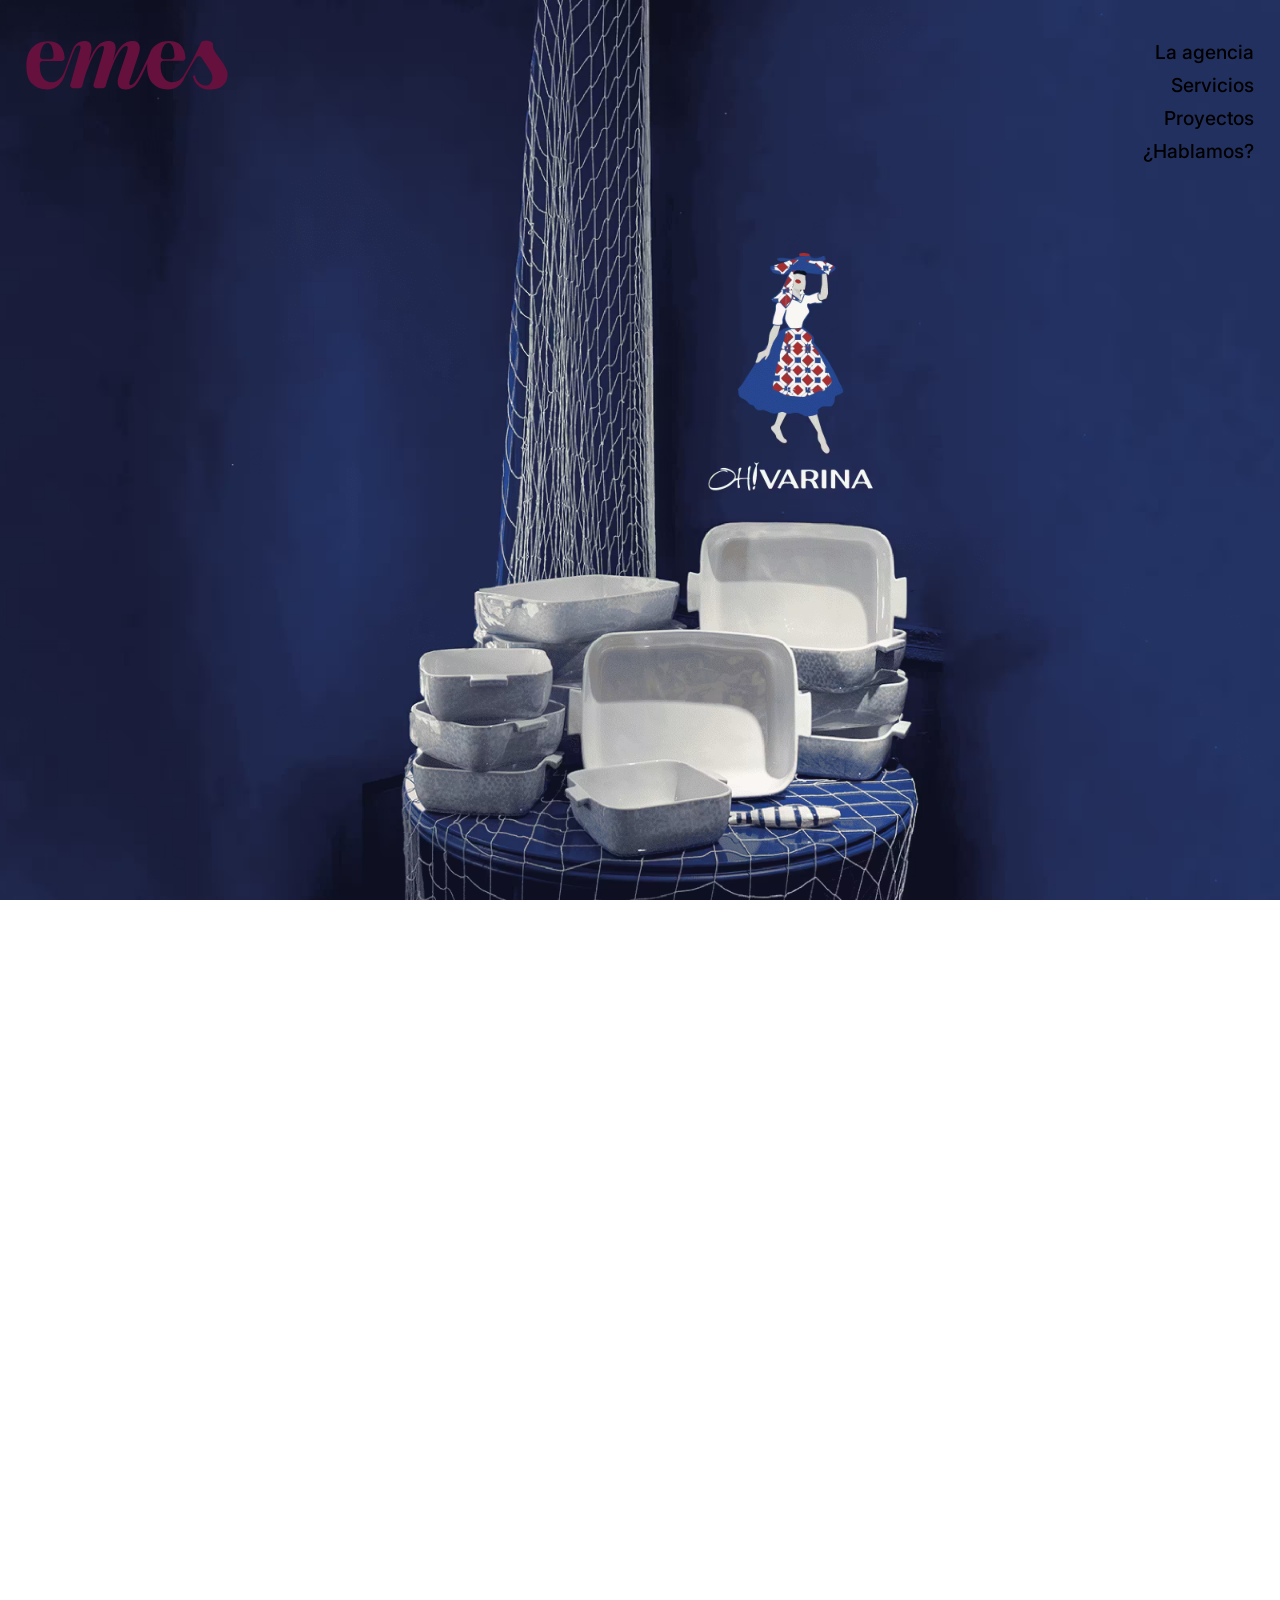
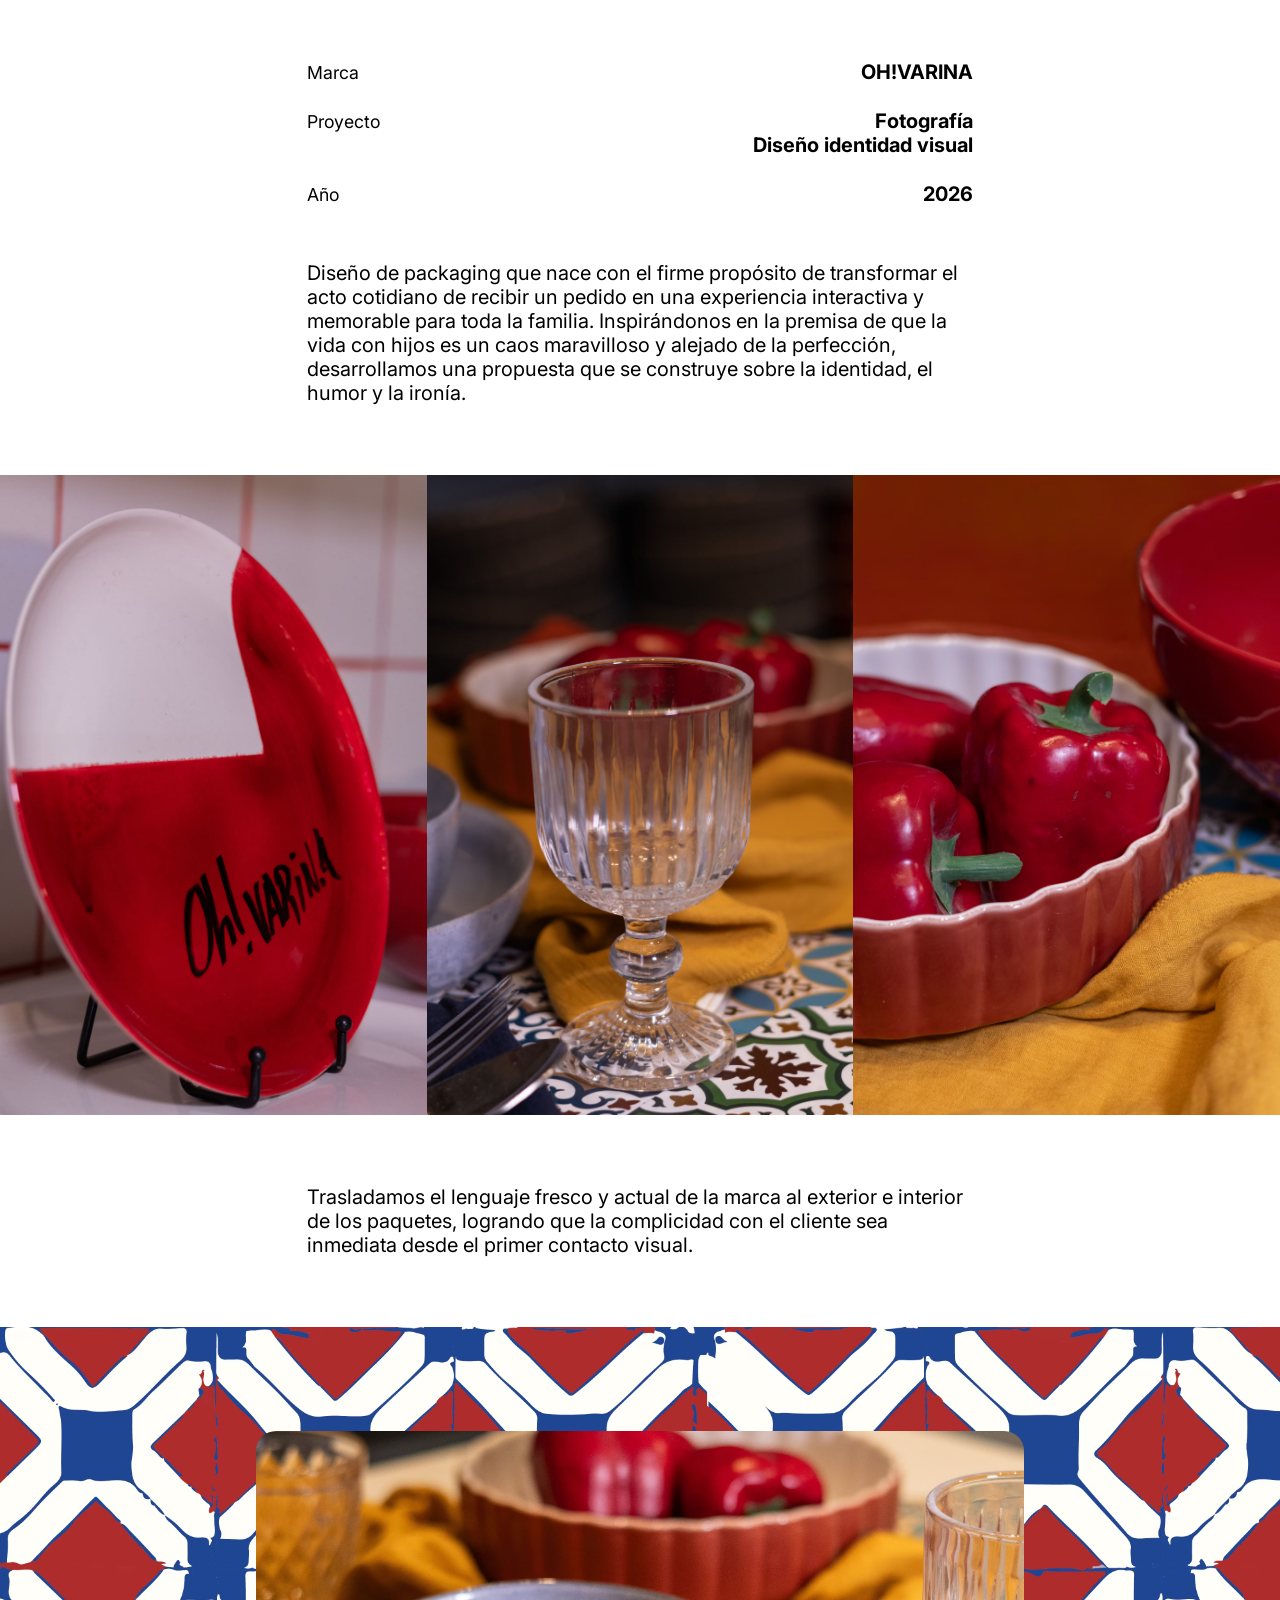
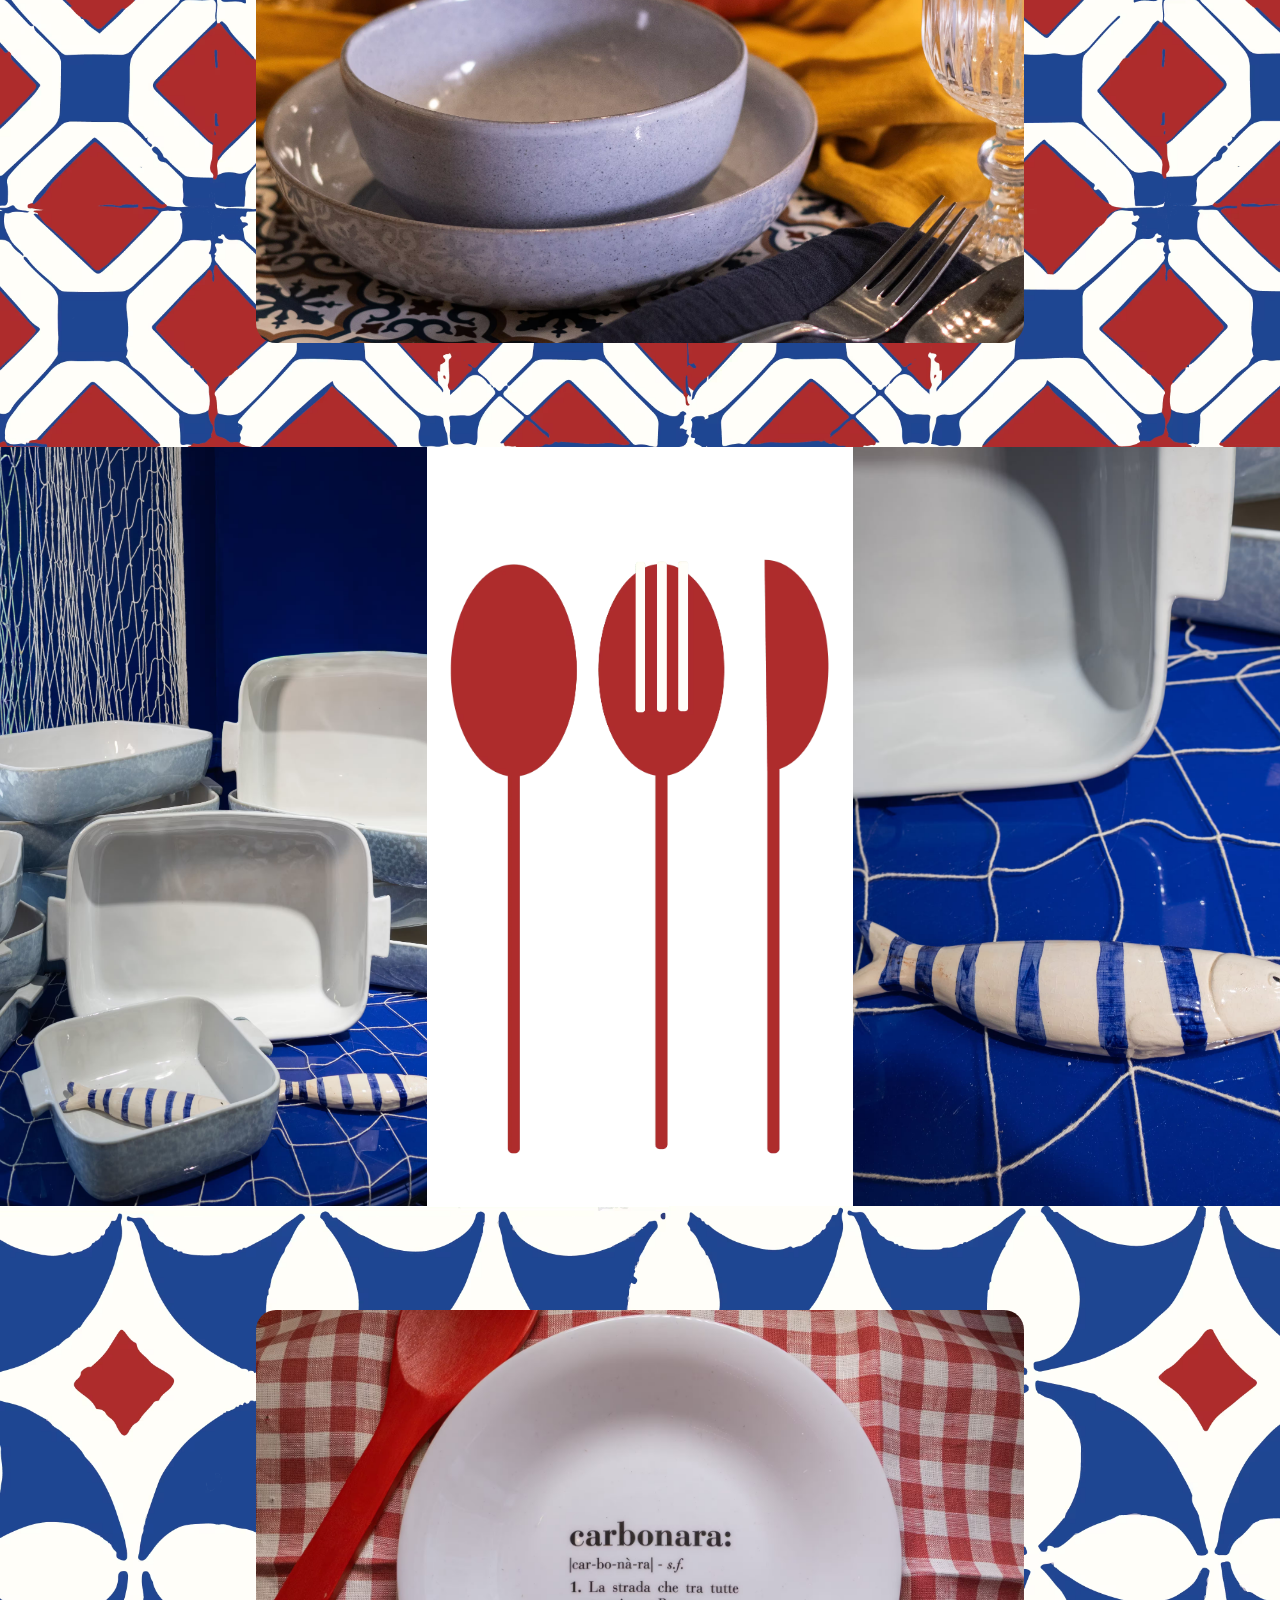
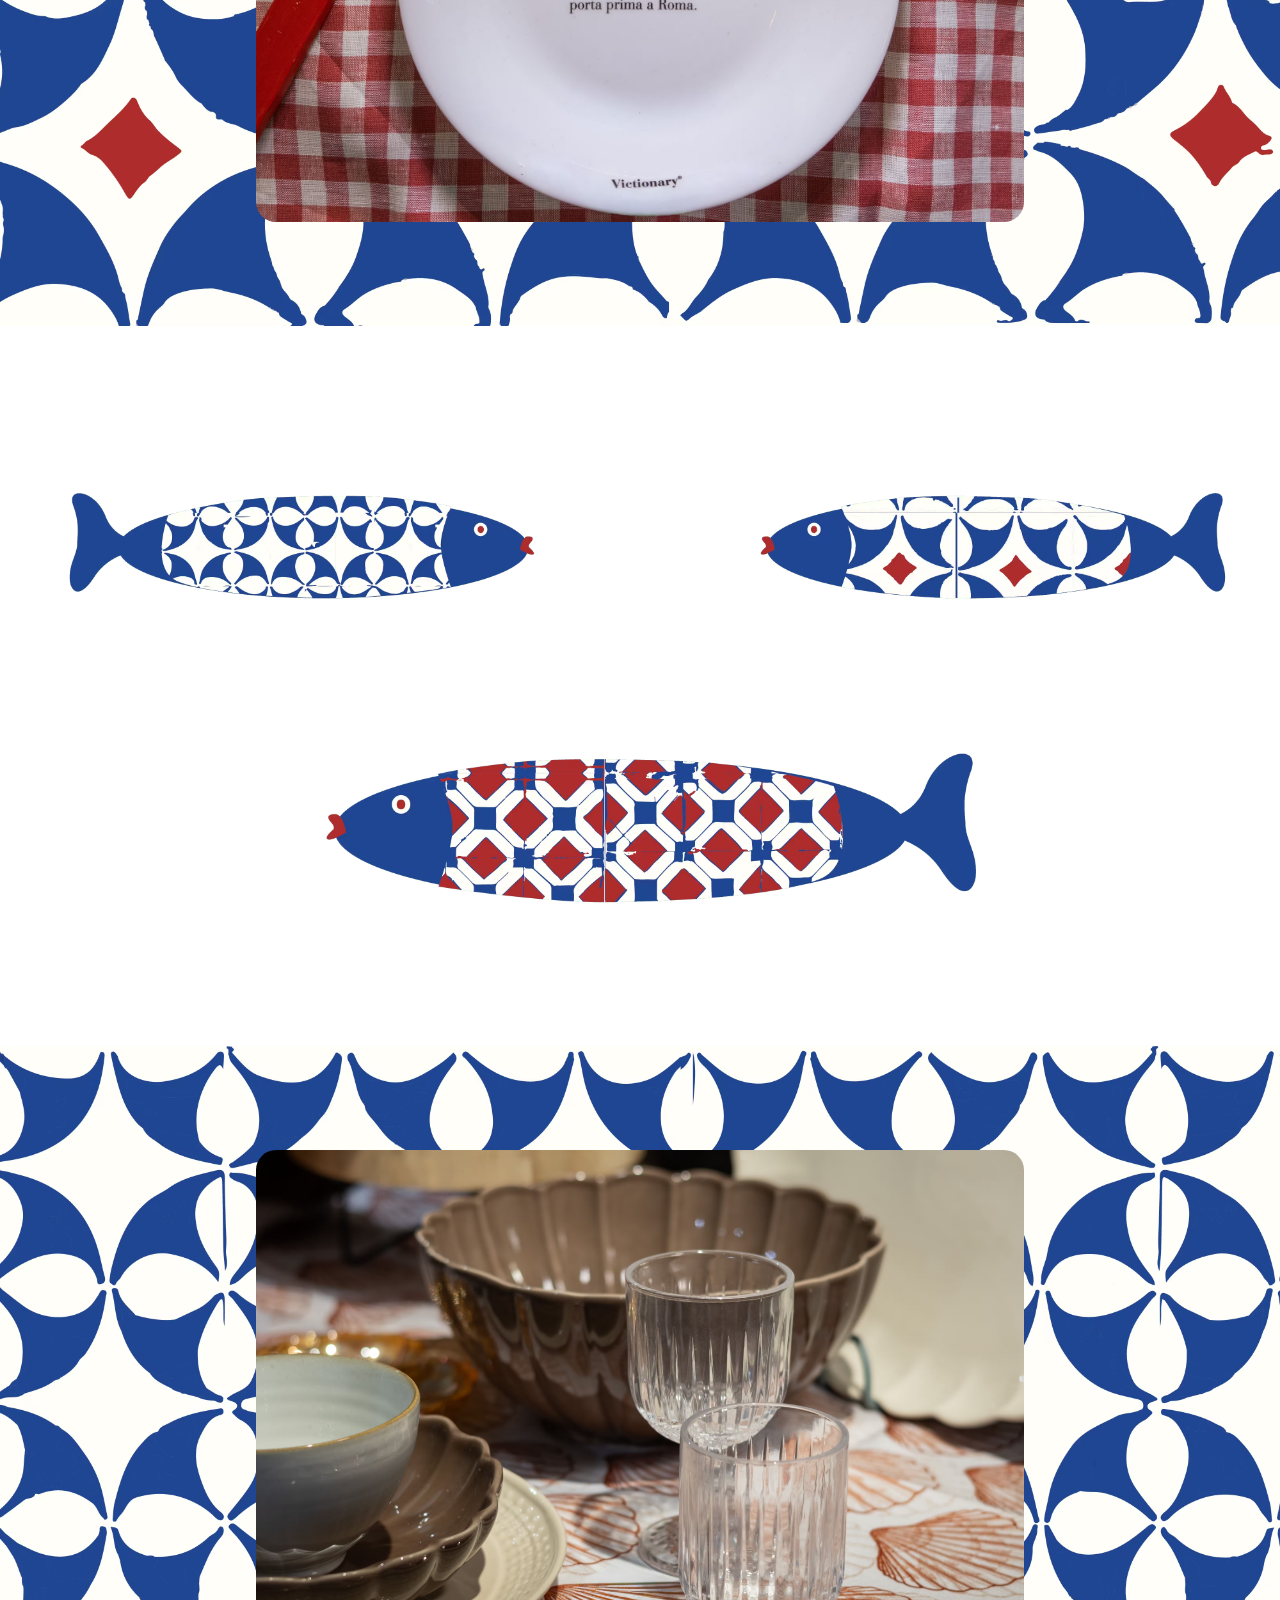
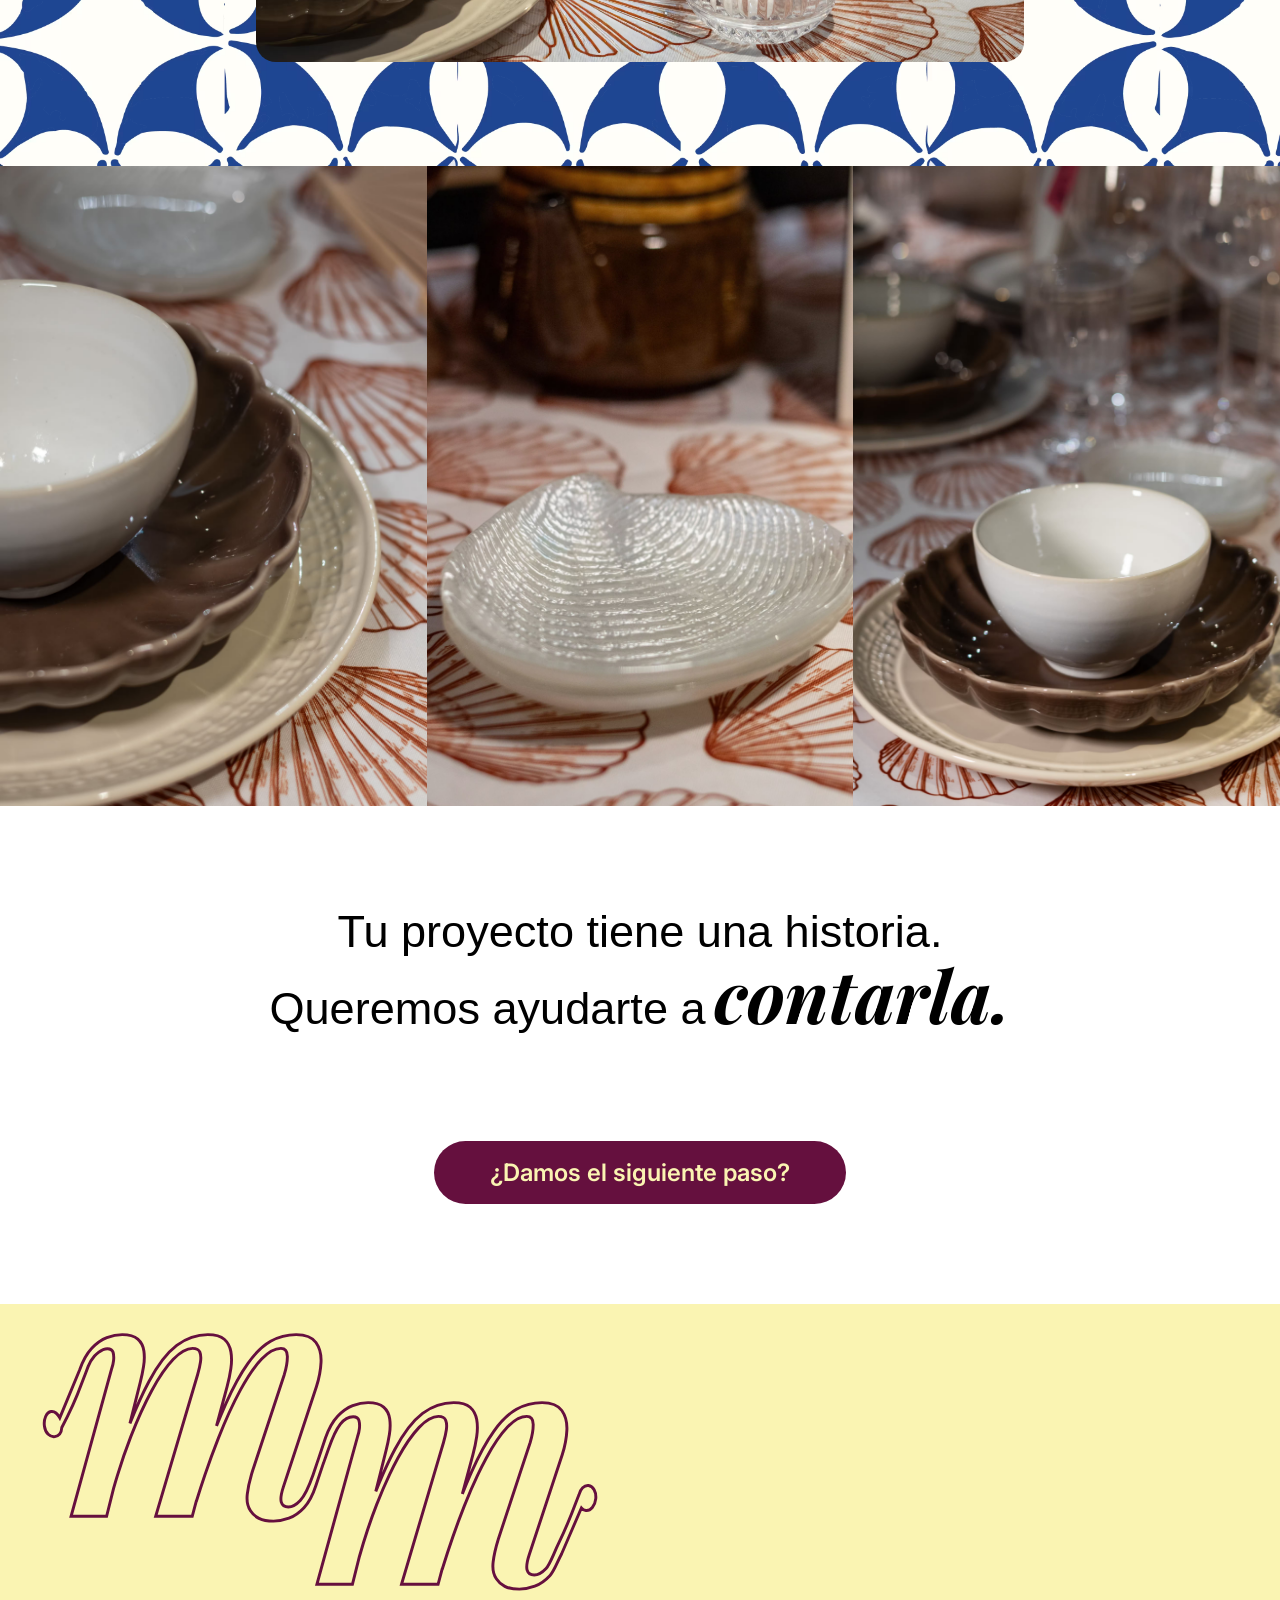
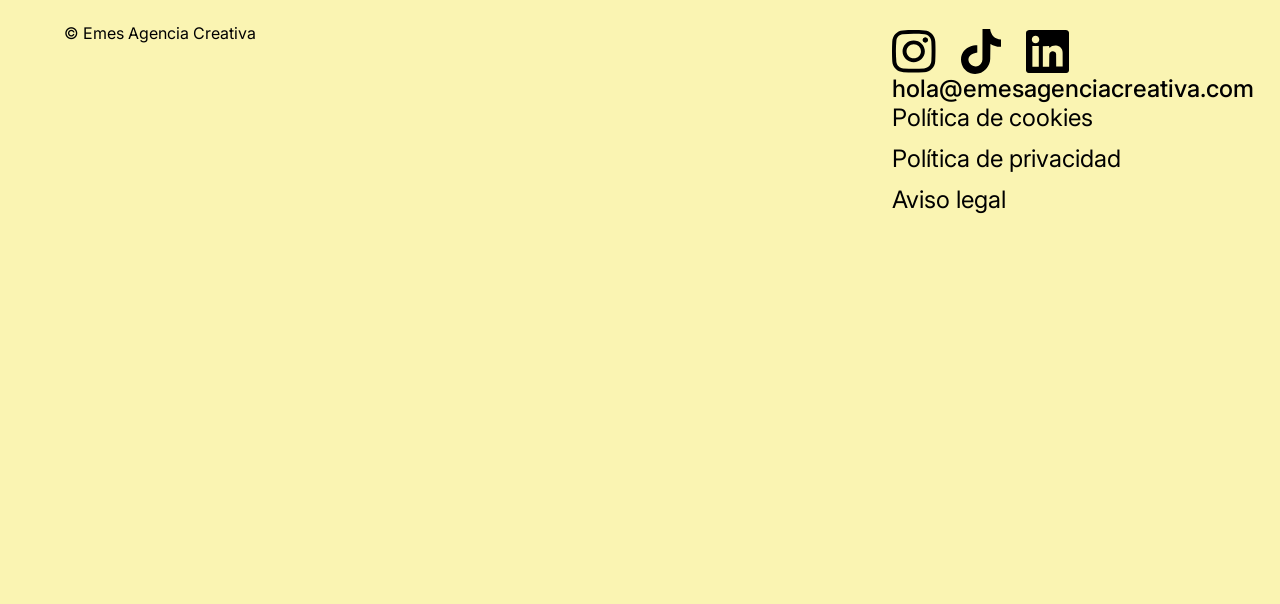
<file: archivo-proyectos/oh-varina/index.html>
<!DOCTYPE html>
<html lang="es">

<head>
    <meta charset="UTF-8">
    <meta name="viewport" content="width=device-width, initial-scale=1.0">
    <title>Emes Agencia Creativa - Proyectos - OH!VARINA</title>
    <!-- cambiar el codigo de las fuentes, con las dos seleccionadas ese codigo -->
    <!-- Playfair Display -->
    <link rel="preconnect" href="https://fonts.googleapis.com">
    <link rel="preconnect" href="https://fonts.gstatic.com" crossorigin>
    <link
        href="https://fonts.googleapis.com/css2?family=Inter:wght@100..900&family=Playfair+Display:ital,wght@0,400..900;1,400..900&display=swap"
        rel="stylesheet">
    <!-- Excon variable -->
    <link href="https://api.fontshare.com/v2/css?f[]=excon@1,2&display=swap" rel="stylesheet">
    <!-- Inter -->
    <link rel="stylesheet" href="../../pag proyectos/estilo-pagina-proyectos.css">
    <link rel="stylesheet" href="../../estilo.css">

</head>

<body>
    <header class="header">
        <nav class="nav-container" id="main-nav">
            <h1 class="header__logo">
                <a href="../../index.html" aria-label="Emes Agencia Creativa - inicio">
                    <?xml version="1.0" encoding="UTF-8"?>
                    <svg id="svg-emes" data-name="Capa 1" xmlns="http://www.w3.org/2000/svg" viewBox="0 0 265.86 65.79"
                        class="emes-logo-svg vertical-align">
                        <defs>
                            <style>
                                .logo-emes {
                                    fill: #66103e;
                                }
                            </style>
                        </defs>
                        <path class="logo-emes"
                            d="M264.21,39.66v-.12c-1.44-3.66-4.04-8.09-7.8-13.31l-2.72-3.62c-3.07-4.04-5.23-7.33-6.48-9.89-.31-.64-.76-1.99-1.08-3.75-.47-2.64.33-3.66-.31-4.66-2.44-3.87-8.82-4.66-13.31-2.93-1.08.42-2.81,2.23-3.65,5.11-9.07,19.13-16.88,33.25-21.14,39.73-.57.88-4.19,6.26-9.12,8.18-3.12,1.22-6.31,1.16-6.31,1.16-2.65,0-5.12-.78-7.42-2.34-2.3-1.55-4.17-4.05-5.61-7.47-1.44-3.42-2.16-7.71-2.16-12.86,0-.56,0-1.08,0-1.58.02-2.17,1.78-3.91,3.95-3.91h24.89c2.31,0,4.13-1.98,3.94-4.29-1.15-14.44-8.42-21.65-21.8-21.65-6,0-11.17,1.35-15.52,4.02-2.99,1.84-4.83,3.84-5.28,4.34-3.45,3.78-4.09,6.99-6.69,13.21-.13.31-.27.63-.27.63-.21.44-.41.82-.57,1.12-1.55,3.23-3.14,6.47-4.76,9.72-2.65,5.35-5.31,10.6-7.99,15.76-.03.06-.06.12-.1.18-.56.94-5.39,8.9-8.7,8.9-1.01,0-1.55-.5-1.55-.5-.44-.41-.67-1.06-.67-1.96,0-.78.24-1.91.71-3.38l11.45-34.47c1.08-3.11,1.63-5.96,1.63-8.53,0-2.81-.78-5.03-2.34-6.66-1.55-1.63-3.97-2.46-7.24-2.46-5.23,0-9.84,1.87-13.85,5.61-4.01,3.74-7.97,10.24-11.86,19.52l2.1-7.47c.94-3.5,1.4-6.35,1.4-8.53,0-6.08-3.08-9.12-9.22-9.12-5.61,0-10.43,2.03-14.42,6.08-4.01,4.05-7.93,10.83-11.75,20.33l2.57-10.05c.71-2.65,1.06-4.98,1.06-7.02,0-2.81-.74-5.06-2.22-6.78-1.48-1.71-3.89-2.57-7.24-2.57-1.99,0-3.85.31-5.61.94-1.94.69-3.27,1.58-3.68,1.87-2.9,2.01-4.43,4.65-5.17,6.24-.51.98-.98,2.05-1.4,3.21l-3.15,8.88c-.6,1.59-2.21,5.92-4.39,11.75-2.46,6.56-3.72,9.89-5.74,12.84-.5.73-4.1,5.93-8.05,7.45-1.78.68-5.02,1.15-6.15,1.15h-.09c-2.65,0-5.12-.78-7.42-2.34-2.3-1.55-4.17-4.05-5.61-7.47-1.44-3.42-2.16-7.71-2.16-12.86,0-.56,0-1.08,0-1.58.02-2.17,1.78-3.91,3.95-3.91h24.89c2.31,0,4.13-1.98,3.94-4.29C49.77,8.82,42.51,1.61,29.13,1.61c-8.65,0-15.59,2.78-20.8,8.35C3.1,15.52.5,23.57.5,34.09s2.43,18.06,7.3,23.31c4.87,5.25,11.43,7.89,19.69,7.89,6,0,11-1.78,15.01-5.32,3.62-3.2,6.22-7.02,7.84-11.45.68-1.86,3.89-10.52,9.63-26l2.22-5.96c.57-1.32.95-2.22,1.52-3.55l.33-.73c.24-.55.31-.74.44-1.03,0,0,.26-.58.97-1.48.2-.25.36-.42.4-.47,1.66-1.83,2.95-2.16,3.8-2.16,1.4,0,2.1.82,2.1,2.46,0,.93-.2,2.06-.59,3.38l-12.84,45.45c-.71,2.52,1.18,5.03,3.8,5.03h8.19c1.8,0,3.38-1.22,3.83-2.96l2.28-8.83v.12c3.89-13.01,8.05-23.56,12.44-31.67,4.4-8.1,8.35-12.15,11.86-12.15,1.24,0,1.87.74,1.87,2.22,0,1.16-.31,2.77-.94,4.8l-12.77,43.42c-.74,2.53,1.15,5.07,3.79,5.07h8.43c1.77,0,3.33-1.18,3.8-2.89l2.24-7.99v.35c4.52-14.65,9.02-25.81,13.5-33.48,4.48-7.67,8.31-11.51,11.51-11.51,1.08,0,1.63.78,1.63,2.34,0,1.1-.31,2.65-.94,4.68l-10.52,31.55c-1.16,3.5-1.75,6.55-1.75,9.12,0,2.18.43,3.93,1.28,5.25,1.71,2.81,4.83,4.21,9.34,4.21.61,0,1.61,0,2.87-.21,0,0,2.89-.46,5.67-2,4.04-2.22,6.87-5.51,11.89-15.03,2.3-4.36,5.11-10.1,7.93-17.05-.04.68-.1,1.79-.1,3.18,0,4.59.01,15.44,7.3,23.31,4.87,5.25,11.43,7.89,19.69,7.89,6,0,11-1.78,15.01-5.32.89-.78,3.24-2.86,5.37-6.32,1.18-1.89,1.8-3.44,1.96-3.79,1.23-2.88,5.4-10.26,15.61-26.62,1.61-2.58,5.4-2.52,6.91.12,1.35,2.37,3.38,5.57,6.11,9.59,2.31,3.37,4.02,5.97,5.13,7.83,1.11,1.84,1.89,3.83,2.36,5.93.47,2.12.37,4.32-.31,6.64-.51,1.76-1.48,4.49-4.39,5.92-2.72,1.32-5.58.71-6.57.44-3.65-.97-5.91-3.18-6.98-4.34-2.45-2.65-3.51-5.57-3.98-7.57-.19-.8-.99-1.29-1.79-1.14-.01,0-.02,0-.03,0-.85.17-1.41,1-1.21,1.84.26,1.11.65,2.35,1.21,3.66,1.2,2.84,2.77,4.9,3.97,6.26.77.8,2.55,2.52,4.76,3.89,1.23.76,2.38,1.28,2.69,1.42,1.11.48,1.78.71,2.65.91,2.85.72,8.58,1.14,14.12,0,1.89-.39,5.5-.93,9.45-3.99,2.86-2.21,4.82-5.13,5.88-8.78,1.31-4.47,1.23-8.52-.22-12.16ZM177.42,20.76c.6-5.04,1.62-8.93,3.05-11.65h-.01c1.83-3.46,4.14-5.2,6.95-5.2s4.77,2.01,6.14,6.02c1.04,3.07,1.64,6.77,1.79,11.1.08,2.26-1.69,4.15-3.95,4.15h-10.05c-2.36,0-4.21-2.07-3.93-4.42ZM18.39,20.89c.6-5.04,1.62-8.93,3.05-11.65h-.01c1.83-3.46,4.14-5.2,6.95-5.2s4.77,2.01,6.14,6.02c1.04,3.07,1.64,6.77,1.79,11.1.08,2.26-1.69,4.15-3.95,4.15h-10.05c-2.36,0-4.21-2.07-3.93-4.42Z" />
                    </svg>
                    <span class="visually-hidden">Emes Agencia Creativa</span>
                </a>
            </h1>

            <input type="checkbox" id="menu-toggle" class="menu-checkbox">

            <label for="menu-toggle" class="nav__burguer" aria-label="Abrir menú">
                <span></span>
                <span></span>
                <span></span>
            </label>

            <div class="header__menu">
                <ul class="header__menu_list">
                    <li><a href="../../la-agencia/index.html">La agencia</a></li>
                    <li><a href="../../servicios/index.html">Servicios</a></li>
                    <li><a href="../../proyectos/index.html">Proyectos</a></li>
                    <li><a href="../../contacto/index.html">¿Hablamos?</a></li>
                </ul>
            </div>

            <!-- OVERLAY MENÚ HAMBURGUESA -->
            <div class="menu__overlay">

                <div class="menu__overlay_header">
                    <?xml version="1.0" encoding="UTF-8"?>
                    <svg id="svg-emes-contorno" data-name="Capa 1" xmlns="http://www.w3.org/2000/svg"
                        viewBox="0 0 265.86 65.79" class="emes-logo-svg">
                        <defs>
                            <style>
                                .cls-1 {
                                    fill: none;
                                    stroke: #66103e;
                                    stroke-miterlimit: 10;
                                }
                            </style>
                        </defs>
                        <path class="cls-1"
                            d="M264.21,39.66v-.12c-1.44-3.66-4.04-8.09-7.8-13.31l-2.72-3.62c-3.07-4.04-5.23-7.33-6.48-9.89-.31-.64-.76-1.99-1.08-3.75-.47-2.64.33-3.66-.31-4.66-2.44-3.87-8.82-4.66-13.31-2.93-1.08.42-2.81,2.23-3.65,5.11-9.07,19.13-16.88,33.25-21.14,39.73-.57.88-4.19,6.26-9.12,8.18-3.12,1.22-6.31,1.16-6.31,1.16-2.65,0-5.12-.78-7.42-2.34-2.3-1.55-4.17-4.05-5.61-7.47-1.44-3.42-2.16-7.71-2.16-12.86,0-.56,0-1.08,0-1.58.02-2.17,1.78-3.91,3.95-3.91h24.89c2.31,0,4.13-1.98,3.94-4.29-1.15-14.44-8.42-21.65-21.8-21.65-6,0-11.17,1.35-15.52,4.02-2.99,1.84-4.83,3.84-5.28,4.34-3.45,3.78-4.09,6.99-6.69,13.21-.13.31-.27.63-.27.63-.21.44-.41.82-.57,1.12-1.55,3.23-3.14,6.47-4.76,9.72-2.65,5.35-5.31,10.6-7.99,15.76-.03.06-.06.12-.1.18-.56.94-5.39,8.9-8.7,8.9-1.01,0-1.55-.5-1.55-.5-.44-.41-.67-1.06-.67-1.96,0-.78.24-1.91.71-3.38l11.45-34.47c1.08-3.11,1.63-5.96,1.63-8.53,0-2.81-.78-5.03-2.34-6.66-1.55-1.63-3.97-2.46-7.24-2.46-5.23,0-9.84,1.87-13.85,5.61-4.01,3.74-7.97,10.24-11.86,19.52l2.1-7.47c.94-3.5,1.4-6.35,1.4-8.53,0-6.08-3.08-9.12-9.22-9.12-5.61,0-10.43,2.03-14.42,6.08-4.01,4.05-7.93,10.83-11.75,20.33l2.57-10.05c.71-2.65,1.06-4.98,1.06-7.02,0-2.81-.74-5.06-2.22-6.78-1.48-1.71-3.89-2.57-7.24-2.57-1.99,0-3.85.31-5.61.94-1.94.69-3.27,1.58-3.68,1.87-2.9,2.01-4.43,4.65-5.17,6.24-.51.98-.98,2.05-1.4,3.21l-3.15,8.88c-.6,1.59-2.21,5.92-4.39,11.75-2.46,6.56-3.72,9.89-5.74,12.84-.5.73-4.1,5.93-8.05,7.45-1.78.68-5.02,1.15-6.15,1.15h-.09c-2.65,0-5.12-.78-7.42-2.34-2.3-1.55-4.17-4.05-5.61-7.47-1.44-3.42-2.16-7.71-2.16-12.86,0-.56,0-1.08,0-1.58.02-2.17,1.78-3.91,3.95-3.91h24.89c2.31,0,4.13-1.98,3.94-4.29C49.77,8.82,42.51,1.61,29.13,1.61c-8.65,0-15.59,2.78-20.8,8.35C3.1,15.52.5,23.57.5,34.09s2.43,18.06,7.3,23.31c4.87,5.25,11.43,7.89,19.69,7.89,6,0,11-1.78,15.01-5.32,3.62-3.2,6.22-7.02,7.84-11.45.68-1.86,3.89-10.52,9.63-26l2.22-5.96c.57-1.32.95-2.22,1.52-3.55l.33-.73c.24-.55.31-.74.44-1.03,0,0,.26-.58.97-1.48.2-.25.36-.42.4-.47,1.66-1.83,2.95-2.16,3.8-2.16,1.4,0,2.1.82,2.1,2.46,0,.93-.2,2.06-.59,3.38l-12.84,45.45c-.71,2.52,1.18,5.03,3.8,5.03h8.19c1.8,0,3.38-1.22,3.83-2.96l2.28-8.83v.12c3.89-13.01,8.05-23.56,12.44-31.67,4.4-8.1,8.35-12.15,11.86-12.15,1.24,0,1.87.74,1.87,2.22,0,1.16-.31,2.77-.94,4.8l-12.77,43.42c-.74,2.53,1.15,5.07,3.79,5.07h8.43c1.77,0,3.33-1.18,3.8-2.89l2.24-7.99v.35c4.52-14.65,9.02-25.81,13.5-33.48,4.48-7.67,8.31-11.51,11.51-11.51,1.08,0,1.63.78,1.63,2.34,0,1.1-.31,2.65-.94,4.68l-10.52,31.55c-1.16,3.5-1.75,6.55-1.75,9.12,0,2.18.43,3.93,1.28,5.25,1.71,2.81,4.83,4.21,9.34,4.21.61,0,1.61,0,2.87-.21,0,0,2.89-.46,5.67-2,4.04-2.22,6.87-5.51,11.89-15.03,2.3-4.36,5.11-10.1,7.93-17.05-.04.68-.1,1.79-.1,3.18,0,4.59.01,15.44,7.3,23.31,4.87,5.25,11.43,7.89,19.69,7.89,6,0,11-1.78,15.01-5.32.89-.78,3.24-2.86,5.37-6.32,1.18-1.89,1.8-3.44,1.96-3.79,1.23-2.88,5.4-10.26,15.61-26.62,1.61-2.58,5.4-2.52,6.91.12,1.35,2.37,3.38,5.57,6.11,9.59,2.31,3.37,4.02,5.97,5.13,7.83,1.11,1.84,1.89,3.83,2.36,5.93.47,2.12.37,4.32-.31,6.64-.51,1.76-1.48,4.49-4.39,5.92-2.72,1.32-5.58.71-6.57.44-3.65-.97-5.91-3.18-6.98-4.34-2.45-2.65-3.51-5.57-3.98-7.57-.19-.8-.99-1.29-1.79-1.14-.01,0-.02,0-.03,0-.85.17-1.41,1-1.21,1.84.26,1.11.65,2.35,1.21,3.66,1.2,2.84,2.77,4.9,3.97,6.26.77.8,2.55,2.52,4.76,3.89,1.23.76,2.38,1.28,2.69,1.42,1.11.48,1.78.71,2.65.91,2.85.72,8.58,1.14,14.12,0,1.89-.39,5.5-.93,9.45-3.99,2.86-2.21,4.82-5.13,5.88-8.78,1.31-4.47,1.23-8.52-.22-12.16ZM177.42,20.76c.6-5.04,1.62-8.93,3.05-11.65h-.01c1.83-3.46,4.14-5.2,6.95-5.2s4.77,2.01,6.14,6.02c1.04,3.07,1.64,6.77,1.79,11.1.08,2.26-1.69,4.15-3.95,4.15h-10.05c-2.36,0-4.21-2.07-3.93-4.42ZM18.39,20.89c.6-5.04,1.62-8.93,3.05-11.65h-.01c1.83-3.46,4.14-5.2,6.95-5.2s4.77,2.01,6.14,6.02c1.04,3.07,1.64,6.77,1.79,11.1.08,2.26-1.69,4.15-3.95,4.15h-10.05c-2.36,0-4.21-2.07-3.93-4.42Z" />
                    </svg>
                </div>

                <nav class="menu__overlay_nav">
                    <ul class="menu__overlay_nav_list">
                        <li><a href="../../la-agencia/index.html">La agencia</a></li>
                        <li><a href="../../servicios/index.html">Servicios</a></li>
                        <li><a href="../../proyectos/index.html">Proyectos</a></li>
                        <li><a href="../../contacto/index.html">¿Hablamos?</a></li>
                    </ul>
                </nav>

                <div class="menu__overlay_footer">
                    <?xml version="1.0" encoding="UTF-8"?>
                    <svg id="svg-mm-contorno" data-name="Capa 1" xmlns="http://www.w3.org/2000/svg"
                        viewBox="0 0 200.99 90.3" class="logo-mm-contorno__footer">
                        <defs>
                            <style>
                                .cls-1 {
                                    fill: none;
                                    stroke: #66103e;
                                    stroke-miterlimit: 10;
                                }
                            </style>
                        </defs>
                        <path class="cls-1"
                            d="M192.12,53.21c-1.42-.15-2.76,1.22-3.22,3.16-1.03,2.36-2.73,7.93-6.84,16.38-2.03,4.17-3.01,7.31-4.39,8.79-1.39,1.48-2.73,2.23-4.04,2.23s-2.12-.55-2.43-1.64c-.31-1.09-.08-2.81.69-5.16l11.32-34.35c.92-2.89,1.44-5.67,1.56-8.32.12-2.66-.46-4.88-1.73-6.68-1.27-1.8-3.52-2.7-6.76-2.7s-6.07.76-8.72,2.29c-2.66,1.52-5.24,4.03-7.74,7.5-2.5,3.48-5.03,8.09-7.57,13.83-1.02,2.31-2.08,4.84-3.16,7.58l3.63-13.5c.54-2.03.96-4.08,1.27-6.15.31-2.07.31-3.99,0-5.74-.31-1.76-1.06-3.16-2.25-4.22-1.2-1.06-3.06-1.58-5.6-1.58-3.85,0-7.39,1.23-10.63,3.69-3.24,2.46-6.4,6.56-9.48,12.31-2.08,3.87-4.24,8.66-6.49,14.32l3.49-13.91c.46-1.8.85-3.63,1.15-5.51.31-1.88.35-3.65.12-5.33-.23-1.68-.92-3.03-2.08-4.05-1.15-1.01-2.93-1.52-5.31-1.52-1.69,0-3.45.35-5.26,1.05-1.81.7-3.52,1.92-5.14,3.63-1.62,1.72-3,4.18-4.16,7.38l-2.58,7.74h-.01l-1.62,4.81c-1.54,4.38-3.01,7.31-4.39,8.79-1.39,1.48-2.73,2.23-4.04,2.23s-2.12-.55-2.43-1.64c-.31-1.09-.08-2.81.69-5.16l11.32-34.35c.92-2.89,1.44-5.67,1.56-8.32.12-2.66-.46-4.88-1.73-6.68-1.27-1.8-3.52-2.7-6.76-2.7s-6.07.76-8.72,2.29c-2.66,1.52-5.24,4.03-7.74,7.5-2.5,3.48-5.03,8.09-7.57,13.83-1.02,2.31-2.08,4.84-3.16,7.58l3.63-13.5c.54-2.03.96-4.08,1.27-6.15.31-2.07.31-3.99,0-5.74-.31-1.76-1.06-3.16-2.25-4.22-1.2-1.06-3.06-1.58-5.6-1.58-3.85,0-7.39,1.23-10.63,3.69-3.24,2.46-6.4,6.56-9.48,12.31-2.08,3.87-4.24,8.66-6.49,14.32l3.49-13.91c.46-1.8.85-3.63,1.15-5.51.31-1.88.35-3.65.12-5.33-.23-1.68-.92-3.03-2.08-4.05-1.15-1.01-2.93-1.52-5.31-1.52-1.69,0-3.45.35-5.26,1.05-1.81.7-3.52,1.92-5.14,3.63-1.62,1.72-3,4.18-4.16,7.38l-6.76,16.34c-.69-1.26-1.85-2.3-2.96-2.14-1.63.23-2.61,2.62-2.28,5,.33,2.38,1.92,3.79,3.55,3.55,1.32-.19,2.25-1.3,2.38-3.11,4.91-9.22,6.19-13.57,7.1-15.9.84-2.15,1.16-2.99,1.9-4.96.3-.8.98-2.17,2.15-3.53,0,0,2.2-2.52,4.39-2.52,1.08,0,1.73.41,1.96,1.23.23.82.29,1.76.17,2.81-.12,1.06-.33,1.98-.64,2.76l-13.87,50.41h12.13l2.36-9.4c1.79-6.35,3.75-12.29,5.9-17.79,2.35-6.02,4.76-11.29,7.22-15.82,2.46-4.53,4.89-8.05,7.28-10.55,2.39-2.5,4.58-3.75,6.59-3.75,1.31,0,2.14.43,2.48,1.29.35.86.42,1.95.23,3.28-.19,1.33-.52,2.77-.98,4.34l-14.33,48.41h12.48l1.43-5.32-.04.28c2.46-7.97,4.97-15.16,7.51-21.57,2.54-6.41,5.06-11.92,7.57-16.53,2.5-4.61,4.91-8.13,7.22-10.55,2.31-2.42,4.51-3.63,6.59-3.63,1.46,0,2.2.92,2.2,2.75s-.35,3.89-1.04,6.15l-10.86,32.94c-.92,2.97-1.52,5.61-1.79,7.91-.27,2.31.1,4.2,1.1,5.69.69,1.1,1.66,1.95,2.89,2.58,1.23.62,2.89.94,4.97.94,1.69,0,3.45-.33,5.26-1s3.52-1.85,5.14-3.58c1.62-1.72,2.96-4.22,4.04-7.5l2.57-7.62h.02l1.73-4.92c1.39-3.99,2.73-6.82,4.04-8.5,1.31-1.68,2.77-2.52,4.39-2.52,1.08,0,1.73.41,1.96,1.23.23.82.29,1.76.17,2.81-.12,1.06-.33,1.98-.64,2.76l-13.87,50.41h12.13l2.36-9.4c1.79-6.35,3.75-12.29,5.9-17.79,2.35-6.02,4.76-11.29,7.22-15.82,2.46-4.53,4.89-8.05,7.28-10.55,2.39-2.5,4.58-3.75,6.59-3.75,1.31,0,2.14.43,2.48,1.29.35.86.42,1.95.23,3.28-.19,1.33-.52,2.77-.98,4.34l-14.33,48.41h12.48l1.43-5.32-.04.28c2.46-7.97,4.97-15.16,7.51-21.57,2.54-6.41,5.06-11.92,7.57-16.53,2.5-4.61,4.91-8.13,7.22-10.55,2.31-2.42,4.51-3.63,6.59-3.63,1.46,0,2.2.92,2.2,2.75s-.35,3.89-1.04,6.15l-10.86,32.94c-.92,2.97-1.52,5.61-1.79,7.91-.27,2.31.1,4.2,1.1,5.69.69,1.1,1.66,1.95,2.89,2.58,1.23.62,2.89.94,4.97.94,1.69,0,3.45-.33,5.26-1s3.52-1.85,5.14-3.58c1.62-1.72,2.35-4.35,4.04-7.5l6.74-15.61c.42.49.94.81,1.53.87,1.62.17,3.12-1.61,3.36-3.98.24-2.36-.88-4.41-2.5-4.58Z" />
                    </svg>

                    <div class="footer__items">
                        <div class="footer__social-icons">
                            <a href="#" aria-label="Instagram">
                                <svg width="44" height="43" viewBox="0 0 44 43" fill="none"
                                    xmlns="http://www.w3.org/2000/svg">
                                    <path
                                        d="M31.9839 42.2702C24.9396 42.6569 18.2015 42.6569 11.4635 42.2702C5.20669 41.8835 0.612551 37.4577 0.262522 31.3562C-0.0875074 24.6961 -0.0875074 18.1649 0.262522 11.4618C0.525044 5.66109 4.8129 0.891594 10.6759 0.418942C18.0703 -0.139647 25.1584 -0.139647 32.5527 0.418942C38.6345 0.848626 43.0536 5.70406 43.3162 11.6767C43.5787 18.3368 43.5787 24.6961 43.2286 31.3562C42.9224 37.3288 38.4157 42.0124 32.0277 42.3131L31.9839 42.2702ZM32.1152 38.403C36.4906 38.1452 39.1158 34.7507 39.3345 30.8406C39.6846 24.3953 39.6846 18.1219 39.3345 11.6337C39.1158 7.80951 36.5343 4.58688 32.509 4.24313C25.1584 3.64157 17.9828 3.5986 10.6759 4.2861C7.26311 4.62985 4.68165 7.29389 4.37537 10.6884C3.71906 17.7352 3.76282 24.6961 4.37537 31.7429C4.68165 35.4382 7.6569 38.1452 11.4197 38.403C18.289 38.8327 25.0709 38.8757 32.1589 38.403H32.1152Z"
                                        fill="black" />
                                    <path
                                        d="M35.9217 9.91453C35.9217 8.49657 34.7404 7.37939 33.3403 7.37939C31.9401 7.37939 30.7588 8.49657 30.7588 9.91453C30.7588 11.3325 31.9401 12.4497 33.3403 12.4497C34.7404 12.4497 35.9217 11.3325 35.9217 9.91453Z"
                                        fill="black" />
                                    <path
                                        d="M32.8593 21.3017C32.8593 27.3172 27.8714 32.2156 21.7021 32.2156C15.5328 32.2156 10.5449 27.3172 10.5449 21.3017C10.5449 15.2861 15.5328 10.3877 21.7021 10.3877C27.8714 10.3877 32.8593 15.2861 32.8593 21.3017ZM28.9652 21.2587C28.9652 17.3486 25.7275 14.1689 21.7459 14.1689C17.7643 14.1689 14.5265 17.3486 14.5265 21.2587C14.5265 25.1688 17.7643 28.3485 21.7459 28.3485C25.7275 28.3485 28.9652 25.1688 28.9652 21.2587Z"
                                        fill="black" />
                                    <path
                                        d="M33.3403 12.4497C34.766 12.4497 35.9217 11.3146 35.9217 9.91453C35.9217 8.51441 34.766 7.37939 33.3403 7.37939C31.9146 7.37939 30.7588 8.51441 30.7588 9.91453C30.7588 11.3146 31.9146 12.4497 33.3403 12.4497Z"
                                        fill="black" />
                                </svg>
                            </a>

                            <a href="#" aria-label="TikTok">
                                <svg width="40" height="45" viewBox="0 0 40 45" fill="none"
                                    xmlns="http://www.w3.org/2000/svg">
                                    <path
                                        d="M9.56337 44.2223C5.0396 42.7078 2.05306 38.9866 0.867215 35.4817C-0.757829 30.7219 -0.0990411 25.8757 2.84361 22.1111C6.04977 18.0005 10.9688 16.2264 16.2832 16.1831V23.5823C13.7797 24.2747 11.2763 24.7074 9.47555 26.2218C6.22546 28.9911 7.05993 33.7941 10.3539 36.0442C12.5499 37.5154 15.1852 37.9481 17.6447 36.7365C19.4893 35.8278 21.4218 33.1451 21.4218 30.4623L21.5096 0H29.1518C29.8984 5.92804 33.7633 10.3416 40 10.4714V17.7408C36.135 18.0437 33.0167 16.7456 29.4153 14.885L29.2396 29.7267C29.2396 33.5778 27.5267 37.2558 25.0233 40.0683C21.2022 44.3521 15.273 46.1262 9.56337 44.2656V44.2223Z"
                                        fill="black" />
                                </svg>
                            </a>

                            <a href="#" aria-label="LinkedIn">
                                <svg width="43" height="43" viewBox="0 0 43 43" fill="none"
                                    xmlns="http://www.w3.org/2000/svg">
                                    <path
                                        d="M40.223 42.9566H2.73362C1.30174 42.9566 0 41.5247 0 40.1362V3.25429C0 1.34511 1.04141 0.347124 2.95059 0H39.8759C41.3945 0 43 1.30172 43 2.82038V40.1362C43 41.3946 41.8719 43 40.2664 43L40.223 42.9566ZM13.2775 9.5893C13.2775 7.54995 11.5853 5.85772 9.54596 5.85772C7.50661 5.85772 5.81438 7.50656 5.81438 9.5893C5.81438 11.672 7.50661 13.3209 9.54596 13.3209C11.5853 13.3209 13.2775 11.672 13.2775 9.5893ZM23.3007 24.776C23.3007 22.6932 25.0363 21.4349 26.5984 21.3047C28.0737 21.218 30.113 22.2593 30.113 24.0817L30.1998 36.6216H36.665L36.6216 22.6499C36.6216 18.7447 33.888 15.9243 30.0696 15.5772C27.553 15.3602 25.3401 16.1847 23.6044 17.8769L22.9536 16.0545L16.8355 16.1413V36.665H23.1706L23.3007 24.776ZM12.8002 16.0545H6.37841V36.665H12.8002V16.0545Z"
                                        fill="black" />
                                </svg>
                            </a>
                        </div>

                        <p class="footer__copyright">© Emes Agencia Creativa</p>
                    </div>
                </div>

            </div>

        </nav>
    </header>

    <div class="hero_container">
        <picture>
            <img src="assets/img-hero-ohvarina-mobile.avif" alt="Imagen hero OH!VARINA mobile" class="mobile">
            <img src="assets/img-hero-ohvarina-desktop.avif" alt="Imagen hero OH!VARINA desktop"
                class="desktop">
        </picture>
    </div>



    <div class="project_content">

        <div class="info_card">
            <div class="info_card__item">
                <p>Marca</p>
                <p>OH!VARINA</p>
            </div>

            <div class="info_card__item">
                <p>Proyecto</p>
                <p>Fotografía <br> Diseño identidad visual</p>
            
            </div>

            <div class="info_card__item">
                <p>Año</p>
                <p>2026</p>
            </div>

            <p>Diseño de packaging que nace con el firme propósito de transformar el acto cotidiano de recibir un pedido
                en una
                experiencia interactiva y memorable para toda la familia. Inspirándonos en la premisa de que la vida con
                hijos es un
                caos maravilloso y alejado de la perfección, desarrollamos una propuesta que se
                construye sobre la identidad, el humor y la ironía.
            </p>
        </div>

        <div class="project_conte">

        </div>

        <div class="proyecto__grid proyecto__grid--3">
            <div>
                <img src="assets/oh-varina-18.avif" alt="" class="proyecto__img">
            </div>
            <div>
                <img src="assets/oh-varina-17.avif" alt="" class="proyecto__img">
            </div>
            <div>
                <img src="assets/oh-varina-16.avif" alt="" class="proyecto__img">
            </div>
        </div>


        <div class="project_contet info_card">
            <p>Trasladamos el lenguaje fresco y actual de la marca al exterior e interior de los paquetes, logrando que
                la complicidad con el cliente sea inmediata desde el primer contacto visual.
            </p>
        </div>

        <div class="proyecto__img-overlay">
            <img src="assets/img-ohvarina-azulejos-1.avif" alt="" class="proyecto__img">
            <img src="assets/oh-varina-15.avif" alt="" class="proyecto__img-encima">
        </div>

        <div class="proyecto__grid proyecto__grid--3">
            <div>
                <img src="assets/oh-varina-5.avif" alt="" class="proyecto__img">
            </div>
            <div>
                <img src="assets/img-ohvarina-cubiertos.avif" alt="" class="proyecto__img">
            </div>
            <div>
                <img src="assets/oh-varina-8.avif" alt="" class="proyecto__img">
            </div>
        </div>

    <div class="proyecto__img-overlay">
        <img src="assets/img-ohvarina-azulejos-3.avif" alt="" class="proyecto__img">
        <img src="assets/oh-varina-4.avif" alt="" class="proyecto__img-encima">
    </div>

        <div>
            <img src="assets/img-ohvarina-peces.avif" alt="" class="proyecto__img">
        </div>

    
    <div class="proyecto__img-overlay">
        <img src="assets/img-ohvarina-azulejos-2.avif" alt="" class="proyecto__img">
        <img src="assets/oh-varina-13.avif" alt="" class="proyecto__img-encima">
    </div>

        <div class="proyecto__grid proyecto__grid--3">
            <div>
                <img src="assets/oh-varina-11.avif" alt="" class="proyecto__img">
            </div>
            <div>
                <img src="assets/oh-varina-14.avif" alt="" class="proyecto__img">
            </div>
            <div>
                <img src="assets/oh-varina-10.avif" alt="" class="proyecto__img">
            </div>
        </div>

        <div class="cta_contacto">
            <div class="servicios__cta">
                <!-- línea 1 -->
                <h2 class="proyectos__frase">
                    <span class="titulo1-excon">Tu proyecto tiene una historia.</span>
                </h2>
                <!-- línea 2 -->
                <h2 class="proyectos__frase titulo1-excon">
                    <span>Queremos ayudarte a</span>
                    <span class="titulo2-playfair">contarla.</span>
                </h2>
            </div>
            <div class="padding-btn">
                <a href="../../contacto/index.html" class="btn">¿Damos el siguiente paso?</a>
            </div>
        </div>
    </div>


    <!-- FOOTER MÓVIL -->
    <footer class="footer-mobile">
        <div class="footer-mobile__top">
            <a href="mailto:hola@emesagenciacreativa.com" class="footer-mobile__email">hola@emesagenciacreativa.com</a>

            <!-- nav semántico para los links legales, usamos nav porque es un grupo de enlaces de navegación pero se diferencia del nav principal del header con aria label-->
            <nav class="footer-mobile__legal" aria-label="Enlaces legales">
                <a href="../../uso de datos/cookies/index.html">Política de cookies</a>
                <a href="../../uso de datos/politica privacidad/index.html">Política de privacidad</a>
                <a href="../../uso de datos/aviso legal/index.html">Aviso legal</a>
            </nav>
        </div>
        <div class="footer-mobile__bottom">
            <!-- SVG de logo-mm-contorno -->
            <?xml version="1.0" encoding="UTF-8"?>
            <svg id="svg-mm-contorno" data-name="Capa 1" xmlns="http://www.w3.org/2000/svg" viewBox="0 0 200.99 90.3"
                class="logo-mm-contorno__footer">
                <defs>
                    <style>
                        .cls-1 {
                            fill: none;
                            stroke: #66103e;
                            stroke-miterlimit: 10;
                        }
                    </style>
                </defs>
                <path class="cls-1"
                    d="M192.12,53.21c-1.42-.15-2.76,1.22-3.22,3.16-1.03,2.36-2.73,7.93-6.84,16.38-2.03,4.17-3.01,7.31-4.39,8.79-1.39,1.48-2.73,2.23-4.04,2.23s-2.12-.55-2.43-1.64c-.31-1.09-.08-2.81.69-5.16l11.32-34.35c.92-2.89,1.44-5.67,1.56-8.32.12-2.66-.46-4.88-1.73-6.68-1.27-1.8-3.52-2.7-6.76-2.7s-6.07.76-8.72,2.29c-2.66,1.52-5.24,4.03-7.74,7.5-2.5,3.48-5.03,8.09-7.57,13.83-1.02,2.31-2.08,4.84-3.16,7.58l3.63-13.5c.54-2.03.96-4.08,1.27-6.15.31-2.07.31-3.99,0-5.74-.31-1.76-1.06-3.16-2.25-4.22-1.2-1.06-3.06-1.58-5.6-1.58-3.85,0-7.39,1.23-10.63,3.69-3.24,2.46-6.4,6.56-9.48,12.31-2.08,3.87-4.24,8.66-6.49,14.32l3.49-13.91c.46-1.8.85-3.63,1.15-5.51.31-1.88.35-3.65.12-5.33-.23-1.68-.92-3.03-2.08-4.05-1.15-1.01-2.93-1.52-5.31-1.52-1.69,0-3.45.35-5.26,1.05-1.81.7-3.52,1.92-5.14,3.63-1.62,1.72-3,4.18-4.16,7.38l-2.58,7.74h-.01l-1.62,4.81c-1.54,4.38-3.01,7.31-4.39,8.79-1.39,1.48-2.73,2.23-4.04,2.23s-2.12-.55-2.43-1.64c-.31-1.09-.08-2.81.69-5.16l11.32-34.35c.92-2.89,1.44-5.67,1.56-8.32.12-2.66-.46-4.88-1.73-6.68-1.27-1.8-3.52-2.7-6.76-2.7s-6.07.76-8.72,2.29c-2.66,1.52-5.24,4.03-7.74,7.5-2.5,3.48-5.03,8.09-7.57,13.83-1.02,2.31-2.08,4.84-3.16,7.58l3.63-13.5c.54-2.03.96-4.08,1.27-6.15.31-2.07.31-3.99,0-5.74-.31-1.76-1.06-3.16-2.25-4.22-1.2-1.06-3.06-1.58-5.6-1.58-3.85,0-7.39,1.23-10.63,3.69-3.24,2.46-6.4,6.56-9.48,12.31-2.08,3.87-4.24,8.66-6.49,14.32l3.49-13.91c.46-1.8.85-3.63,1.15-5.51.31-1.88.35-3.65.12-5.33-.23-1.68-.92-3.03-2.08-4.05-1.15-1.01-2.93-1.52-5.31-1.52-1.69,0-3.45.35-5.26,1.05-1.81.7-3.52,1.92-5.14,3.63-1.62,1.72-3,4.18-4.16,7.38l-6.76,16.34c-.69-1.26-1.85-2.3-2.96-2.14-1.63.23-2.61,2.62-2.28,5,.33,2.38,1.92,3.79,3.55,3.55,1.32-.19,2.25-1.3,2.38-3.11,4.91-9.22,6.19-13.57,7.1-15.9.84-2.15,1.16-2.99,1.9-4.96.3-.8.98-2.17,2.15-3.53,0,0,2.2-2.52,4.39-2.52,1.08,0,1.73.41,1.96,1.23.23.82.29,1.76.17,2.81-.12,1.06-.33,1.98-.64,2.76l-13.87,50.41h12.13l2.36-9.4c1.79-6.35,3.75-12.29,5.9-17.79,2.35-6.02,4.76-11.29,7.22-15.82,2.46-4.53,4.89-8.05,7.28-10.55,2.39-2.5,4.58-3.75,6.59-3.75,1.31,0,2.14.43,2.48,1.29.35.86.42,1.95.23,3.28-.19,1.33-.52,2.77-.98,4.34l-14.33,48.41h12.48l1.43-5.32-.04.28c2.46-7.97,4.97-15.16,7.51-21.57,2.54-6.41,5.06-11.92,7.57-16.53,2.5-4.61,4.91-8.13,7.22-10.55,2.31-2.42,4.51-3.63,6.59-3.63,1.46,0,2.2.92,2.2,2.75s-.35,3.89-1.04,6.15l-10.86,32.94c-.92,2.97-1.52,5.61-1.79,7.91-.27,2.31.1,4.2,1.1,5.69.69,1.1,1.66,1.95,2.89,2.58,1.23.62,2.89.94,4.97.94,1.69,0,3.45-.33,5.26-1s3.52-1.85,5.14-3.58c1.62-1.72,2.96-4.22,4.04-7.5l2.57-7.62h.02l1.73-4.92c1.39-3.99,2.73-6.82,4.04-8.5,1.31-1.68,2.77-2.52,4.39-2.52,1.08,0,1.73.41,1.96,1.23.23.82.29,1.76.17,2.81-.12,1.06-.33,1.98-.64,2.76l-13.87,50.41h12.13l2.36-9.4c1.79-6.35,3.75-12.29,5.9-17.79,2.35-6.02,4.76-11.29,7.22-15.82,2.46-4.53,4.89-8.05,7.28-10.55,2.39-2.5,4.58-3.75,6.59-3.75,1.31,0,2.14.43,2.48,1.29.35.86.42,1.95.23,3.28-.19,1.33-.52,2.77-.98,4.34l-14.33,48.41h12.48l1.43-5.32-.04.28c2.46-7.97,4.97-15.16,7.51-21.57,2.54-6.41,5.06-11.92,7.57-16.53,2.5-4.61,4.91-8.13,7.22-10.55,2.31-2.42,4.51-3.63,6.59-3.63,1.46,0,2.2.92,2.2,2.75s-.35,3.89-1.04,6.15l-10.86,32.94c-.92,2.97-1.52,5.61-1.79,7.91-.27,2.31.1,4.2,1.1,5.69.69,1.1,1.66,1.95,2.89,2.58,1.23.62,2.89.94,4.97.94,1.69,0,3.45-.33,5.26-1s3.52-1.85,5.14-3.58c1.62-1.72,2.35-4.35,4.04-7.5l6.74-15.61c.42.49.94.81,1.53.87,1.62.17,3.12-1.61,3.36-3.98.24-2.36-.88-4.41-2.5-4.58Z" />
            </svg>

            <div class="footer__social-icons">
                <a href="#" aria-label="Instagram">
                    <!-- SVG de instagram -->
                    <svg width="44" height="43" viewBox="0 0 44 43" fill="none" xmlns="http://www.w3.org/2000/svg">
                        <path
                            d="M31.9839 42.2702C24.9396 42.6569 18.2015 42.6569 11.4635 42.2702C5.20669 41.8835 0.612551 37.4577 0.262522 31.3562C-0.0875074 24.6961 -0.0875074 18.1649 0.262522 11.4618C0.525044 5.66109 4.8129 0.891594 10.6759 0.418942C18.0703 -0.139647 25.1584 -0.139647 32.5527 0.418942C38.6345 0.848626 43.0536 5.70406 43.3162 11.6767C43.5787 18.3368 43.5787 24.6961 43.2286 31.3562C42.9224 37.3288 38.4157 42.0124 32.0277 42.3131L31.9839 42.2702ZM32.1152 38.403C36.4906 38.1452 39.1158 34.7507 39.3345 30.8406C39.6846 24.3953 39.6846 18.1219 39.3345 11.6337C39.1158 7.80951 36.5343 4.58688 32.509 4.24313C25.1584 3.64157 17.9828 3.5986 10.6759 4.2861C7.26311 4.62985 4.68165 7.29389 4.37537 10.6884C3.71906 17.7352 3.76282 24.6961 4.37537 31.7429C4.68165 35.4382 7.6569 38.1452 11.4197 38.403C18.289 38.8327 25.0709 38.8757 32.1589 38.403H32.1152Z"
                            fill="black" />
                        <path
                            d="M35.9217 9.91453C35.9217 8.49657 34.7404 7.37939 33.3403 7.37939C31.9401 7.37939 30.7588 8.49657 30.7588 9.91453C30.7588 11.3325 31.9401 12.4497 33.3403 12.4497C34.7404 12.4497 35.9217 11.3325 35.9217 9.91453Z"
                            fill="black" />
                        <path
                            d="M32.8593 21.3017C32.8593 27.3172 27.8714 32.2156 21.7021 32.2156C15.5328 32.2156 10.5449 27.3172 10.5449 21.3017C10.5449 15.2861 15.5328 10.3877 21.7021 10.3877C27.8714 10.3877 32.8593 15.2861 32.8593 21.3017ZM28.9652 21.2587C28.9652 17.3486 25.7275 14.1689 21.7459 14.1689C17.7643 14.1689 14.5265 17.3486 14.5265 21.2587C14.5265 25.1688 17.7643 28.3485 21.7459 28.3485C25.7275 28.3485 28.9652 25.1688 28.9652 21.2587Z"
                            fill="black" />
                        <path
                            d="M33.3403 12.4497C34.766 12.4497 35.9217 11.3146 35.9217 9.91453C35.9217 8.51441 34.766 7.37939 33.3403 7.37939C31.9146 7.37939 30.7588 8.51441 30.7588 9.91453C30.7588 11.3146 31.9146 12.4497 33.3403 12.4497Z"
                            fill="black" />
                    </svg>
                </a>

                <a href="#" aria-label="TikTok">
                    <!-- SVG TikTok -->
                    <svg width="40" height="45" viewBox="0 0 40 45" fill="none" xmlns="http://www.w3.org/2000/svg">
                        <path
                            d="M9.56337 44.2223C5.0396 42.7078 2.05306 38.9866 0.867215 35.4817C-0.757829 30.7219 -0.0990411 25.8757 2.84361 22.1111C6.04977 18.0005 10.9688 16.2264 16.2832 16.1831V23.5823C13.7797 24.2747 11.2763 24.7074 9.47555 26.2218C6.22546 28.9911 7.05993 33.7941 10.3539 36.0442C12.5499 37.5154 15.1852 37.9481 17.6447 36.7365C19.4893 35.8278 21.4218 33.1451 21.4218 30.4623L21.5096 0H29.1518C29.8984 5.92804 33.7633 10.3416 40 10.4714V17.7408C36.135 18.0437 33.0167 16.7456 29.4153 14.885L29.2396 29.7267C29.2396 33.5778 27.5267 37.2558 25.0233 40.0683C21.2022 44.3521 15.273 46.1262 9.56337 44.2656V44.2223Z"
                            fill="black" />
                    </svg>
                </a>

                <a href="#" aria-label="LinkedIn">
                    <!-- SVG Linkedin -->
                    <svg width="43" height="43" viewBox="0 0 43 43" fill="none" xmlns="http://www.w3.org/2000/svg">
                        <path
                            d="M40.223 42.9566H2.73362C1.30174 42.9566 0 41.5247 0 40.1362V3.25429C0 1.34511 1.04141 0.347124 2.95059 0H39.8759C41.3945 0 43 1.30172 43 2.82038V40.1362C43 41.3946 41.8719 43 40.2664 43L40.223 42.9566ZM13.2775 9.5893C13.2775 7.54995 11.5853 5.85772 9.54596 5.85772C7.50661 5.85772 5.81438 7.50656 5.81438 9.5893C5.81438 11.672 7.50661 13.3209 9.54596 13.3209C11.5853 13.3209 13.2775 11.672 13.2775 9.5893ZM23.3007 24.776C23.3007 22.6932 25.0363 21.4349 26.5984 21.3047C28.0737 21.218 30.113 22.2593 30.113 24.0817L30.1998 36.6216H36.665L36.6216 22.6499C36.6216 18.7447 33.888 15.9243 30.0696 15.5772C27.553 15.3602 25.3401 16.1847 23.6044 17.8769L22.9536 16.0545L16.8355 16.1413V36.665H23.1706L23.3007 24.776ZM12.8002 16.0545H6.37841V36.665H12.8002V16.0545Z"
                            fill="black" />
                    </svg>
                </a>
            </div>
            <p class="footer__copyright">© Emes Agencia Creativa</p>
        </div>
    </footer>


    <!-- FOOTER DESKTOP -->
    <footer class="footer-desktop">
        <!-- hacemos dos columnas para facilitar el diseño -->
        <div class="footer-desktop__left">
            <div class="footer-desktop__brand-group">
                <!-- aria-hidden="true" porque es decorativo — el copyright ya identifica la marca, no hace falta que el lector de pantalla lo lea dos veces  -->

                <!-- SVG de logo-mm-contorno -->
                <?xml version="1.0" encoding="UTF-8"?>
                <svg id="Capa_1" data-name="Capa 1" xmlns="http://www.w3.org/2000/svg" viewBox="0 0 200.99 90.3"
                    class="footer-desktop__logo">
                    <defs>
                        <style>
                            .cls-1 {
                                fill: none;
                                stroke: #66103e;
                                stroke-miterlimit: 10;
                            }
                        </style>
                    </defs>
                    <path class="cls-1"
                        d="M192.12,53.21c-1.42-.15-2.76,1.22-3.22,3.16-1.03,2.36-2.73,7.93-6.84,16.38-2.03,4.17-3.01,7.31-4.39,8.79-1.39,1.48-2.73,2.23-4.04,2.23s-2.12-.55-2.43-1.64c-.31-1.09-.08-2.81.69-5.16l11.32-34.35c.92-2.89,1.44-5.67,1.56-8.32.12-2.66-.46-4.88-1.73-6.68-1.27-1.8-3.52-2.7-6.76-2.7s-6.07.76-8.72,2.29c-2.66,1.52-5.24,4.03-7.74,7.5-2.5,3.48-5.03,8.09-7.57,13.83-1.02,2.31-2.08,4.84-3.16,7.58l3.63-13.5c.54-2.03.96-4.08,1.27-6.15.31-2.07.31-3.99,0-5.74-.31-1.76-1.06-3.16-2.25-4.22-1.2-1.06-3.06-1.58-5.6-1.58-3.85,0-7.39,1.23-10.63,3.69-3.24,2.46-6.4,6.56-9.48,12.31-2.08,3.87-4.24,8.66-6.49,14.32l3.49-13.91c.46-1.8.85-3.63,1.15-5.51.31-1.88.35-3.65.12-5.33-.23-1.68-.92-3.03-2.08-4.05-1.15-1.01-2.93-1.52-5.31-1.52-1.69,0-3.45.35-5.26,1.05-1.81.7-3.52,1.92-5.14,3.63-1.62,1.72-3,4.18-4.16,7.38l-2.58,7.74h-.01l-1.62,4.81c-1.54,4.38-3.01,7.31-4.39,8.79-1.39,1.48-2.73,2.23-4.04,2.23s-2.12-.55-2.43-1.64c-.31-1.09-.08-2.81.69-5.16l11.32-34.35c.92-2.89,1.44-5.67,1.56-8.32.12-2.66-.46-4.88-1.73-6.68-1.27-1.8-3.52-2.7-6.76-2.7s-6.07.76-8.72,2.29c-2.66,1.52-5.24,4.03-7.74,7.5-2.5,3.48-5.03,8.09-7.57,13.83-1.02,2.31-2.08,4.84-3.16,7.58l3.63-13.5c.54-2.03.96-4.08,1.27-6.15.31-2.07.31-3.99,0-5.74-.31-1.76-1.06-3.16-2.25-4.22-1.2-1.06-3.06-1.58-5.6-1.58-3.85,0-7.39,1.23-10.63,3.69-3.24,2.46-6.4,6.56-9.48,12.31-2.08,3.87-4.24,8.66-6.49,14.32l3.49-13.91c.46-1.8.85-3.63,1.15-5.51.31-1.88.35-3.65.12-5.33-.23-1.68-.92-3.03-2.08-4.05-1.15-1.01-2.93-1.52-5.31-1.52-1.69,0-3.45.35-5.26,1.05-1.81.7-3.52,1.92-5.14,3.63-1.62,1.72-3,4.18-4.16,7.38l-6.76,16.34c-.69-1.26-1.85-2.3-2.96-2.14-1.63.23-2.61,2.62-2.28,5,.33,2.38,1.92,3.79,3.55,3.55,1.32-.19,2.25-1.3,2.38-3.11,4.91-9.22,6.19-13.57,7.1-15.9.84-2.15,1.16-2.99,1.9-4.96.3-.8.98-2.17,2.15-3.53,0,0,2.2-2.52,4.39-2.52,1.08,0,1.73.41,1.96,1.23.23.82.29,1.76.17,2.81-.12,1.06-.33,1.98-.64,2.76l-13.87,50.41h12.13l2.36-9.4c1.79-6.35,3.75-12.29,5.9-17.79,2.35-6.02,4.76-11.29,7.22-15.82,2.46-4.53,4.89-8.05,7.28-10.55,2.39-2.5,4.58-3.75,6.59-3.75,1.31,0,2.14.43,2.48,1.29.35.86.42,1.95.23,3.28-.19,1.33-.52,2.77-.98,4.34l-14.33,48.41h12.48l1.43-5.32-.04.28c2.46-7.97,4.97-15.16,7.51-21.57,2.54-6.41,5.06-11.92,7.57-16.53,2.5-4.61,4.91-8.13,7.22-10.55,2.31-2.42,4.51-3.63,6.59-3.63,1.46,0,2.2.92,2.2,2.75s-.35,3.89-1.04,6.15l-10.86,32.94c-.92,2.97-1.52,5.61-1.79,7.91-.27,2.31.1,4.2,1.1,5.69.69,1.1,1.66,1.95,2.89,2.58,1.23.62,2.89.94,4.97.94,1.69,0,3.45-.33,5.26-1s3.52-1.85,5.14-3.58c1.62-1.72,2.96-4.22,4.04-7.5l2.57-7.62h.02l1.73-4.92c1.39-3.99,2.73-6.82,4.04-8.5,1.31-1.68,2.77-2.52,4.39-2.52,1.08,0,1.73.41,1.96,1.23.23.82.29,1.76.17,2.81-.12,1.06-.33,1.98-.64,2.76l-13.87,50.41h12.13l2.36-9.4c1.79-6.35,3.75-12.29,5.9-17.79,2.35-6.02,4.76-11.29,7.22-15.82,2.46-4.53,4.89-8.05,7.28-10.55,2.39-2.5,4.58-3.75,6.59-3.75,1.31,0,2.14.43,2.48,1.29.35.86.42,1.95.23,3.28-.19,1.33-.52,2.77-.98,4.34l-14.33,48.41h12.48l1.43-5.32-.04.28c2.46-7.97,4.97-15.16,7.51-21.57,2.54-6.41,5.06-11.92,7.57-16.53,2.5-4.61,4.91-8.13,7.22-10.55,2.31-2.42,4.51-3.63,6.59-3.63,1.46,0,2.2.92,2.2,2.75s-.35,3.89-1.04,6.15l-10.86,32.94c-.92,2.97-1.52,5.61-1.79,7.91-.27,2.31.1,4.2,1.1,5.69.69,1.1,1.66,1.95,2.89,2.58,1.23.62,2.89.94,4.97.94,1.69,0,3.45-.33,5.26-1s3.52-1.85,5.14-3.58c1.62-1.72,2.35-4.35,4.04-7.5l6.74-15.61c.42.49.94.81,1.53.87,1.62.17,3.12-1.61,3.36-3.98.24-2.36-.88-4.41-2.5-4.58Z" />
                </svg>
                <p class="footer-desktop__copy">© Emes Agencia Creativa</p>
            </div>
        </div>

        <div class="footer-desktop__right">
            <div class="footer-desktop__contact-group">
                <!-- fila de iconos sociales -->
                <div class="social-icons-desktop">
                    <a href="#" aria-label="Instagram">
                        <!-- SVG de instagram -->
                        <svg width="44" height="43" viewBox="0 0 44 43" fill="none" xmlns="http://www.w3.org/2000/svg">
                            <path
                                d="M31.9839 42.2702C24.9396 42.6569 18.2015 42.6569 11.4635 42.2702C5.20669 41.8835 0.612551 37.4577 0.262522 31.3562C-0.0875074 24.6961 -0.0875074 18.1649 0.262522 11.4618C0.525044 5.66109 4.8129 0.891594 10.6759 0.418942C18.0703 -0.139647 25.1584 -0.139647 32.5527 0.418942C38.6345 0.848626 43.0536 5.70406 43.3162 11.6767C43.5787 18.3368 43.5787 24.6961 43.2286 31.3562C42.9224 37.3288 38.4157 42.0124 32.0277 42.3131L31.9839 42.2702ZM32.1152 38.403C36.4906 38.1452 39.1158 34.7507 39.3345 30.8406C39.6846 24.3953 39.6846 18.1219 39.3345 11.6337C39.1158 7.80951 36.5343 4.58688 32.509 4.24313C25.1584 3.64157 17.9828 3.5986 10.6759 4.2861C7.26311 4.62985 4.68165 7.29389 4.37537 10.6884C3.71906 17.7352 3.76282 24.6961 4.37537 31.7429C4.68165 35.4382 7.6569 38.1452 11.4197 38.403C18.289 38.8327 25.0709 38.8757 32.1589 38.403H32.1152Z"
                                fill="black" />
                            <path
                                d="M35.9217 9.91453C35.9217 8.49657 34.7404 7.37939 33.3403 7.37939C31.9401 7.37939 30.7588 8.49657 30.7588 9.91453C30.7588 11.3325 31.9401 12.4497 33.3403 12.4497C34.7404 12.4497 35.9217 11.3325 35.9217 9.91453Z"
                                fill="black" />
                            <path
                                d="M32.8593 21.3017C32.8593 27.3172 27.8714 32.2156 21.7021 32.2156C15.5328 32.2156 10.5449 27.3172 10.5449 21.3017C10.5449 15.2861 15.5328 10.3877 21.7021 10.3877C27.8714 10.3877 32.8593 15.2861 32.8593 21.3017ZM28.9652 21.2587C28.9652 17.3486 25.7275 14.1689 21.7459 14.1689C17.7643 14.1689 14.5265 17.3486 14.5265 21.2587C14.5265 25.1688 17.7643 28.3485 21.7459 28.3485C25.7275 28.3485 28.9652 25.1688 28.9652 21.2587Z"
                                fill="black" />
                            <path
                                d="M33.3403 12.4497C34.766 12.4497 35.9217 11.3146 35.9217 9.91453C35.9217 8.51441 34.766 7.37939 33.3403 7.37939C31.9146 7.37939 30.7588 8.51441 30.7588 9.91453C30.7588 11.3146 31.9146 12.4497 33.3403 12.4497Z"
                                fill="black" />
                        </svg>
                    </a>

                    <a href="#" aria-label="TikTok">
                        <!-- SVG TikTok -->
                        <svg width="40" height="45" viewBox="0 0 40 45" fill="none" xmlns="http://www.w3.org/2000/svg">
                            <path
                                d="M9.56337 44.2223C5.0396 42.7078 2.05306 38.9866 0.867215 35.4817C-0.757829 30.7219 -0.0990411 25.8757 2.84361 22.1111C6.04977 18.0005 10.9688 16.2264 16.2832 16.1831V23.5823C13.7797 24.2747 11.2763 24.7074 9.47555 26.2218C6.22546 28.9911 7.05993 33.7941 10.3539 36.0442C12.5499 37.5154 15.1852 37.9481 17.6447 36.7365C19.4893 35.8278 21.4218 33.1451 21.4218 30.4623L21.5096 0H29.1518C29.8984 5.92804 33.7633 10.3416 40 10.4714V17.7408C36.135 18.0437 33.0167 16.7456 29.4153 14.885L29.2396 29.7267C29.2396 33.5778 27.5267 37.2558 25.0233 40.0683C21.2022 44.3521 15.273 46.1262 9.56337 44.2656V44.2223Z"
                                fill="black" />
                        </svg>
                    </a>

                    <a href="#" aria-label="LinkedIn">
                        <!-- SVG Linkedin -->
                        <svg width="43" height="43" viewBox="0 0 43 43" fill="none" xmlns="http://www.w3.org/2000/svg">
                            <path
                                d="M40.223 42.9566H2.73362C1.30174 42.9566 0 41.5247 0 40.1362V3.25429C0 1.34511 1.04141 0.347124 2.95059 0H39.8759C41.3945 0 43 1.30172 43 2.82038V40.1362C43 41.3946 41.8719 43 40.2664 43L40.223 42.9566ZM13.2775 9.5893C13.2775 7.54995 11.5853 5.85772 9.54596 5.85772C7.50661 5.85772 5.81438 7.50656 5.81438 9.5893C5.81438 11.672 7.50661 13.3209 9.54596 13.3209C11.5853 13.3209 13.2775 11.672 13.2775 9.5893ZM23.3007 24.776C23.3007 22.6932 25.0363 21.4349 26.5984 21.3047C28.0737 21.218 30.113 22.2593 30.113 24.0817L30.1998 36.6216H36.665L36.6216 22.6499C36.6216 18.7447 33.888 15.9243 30.0696 15.5772C27.553 15.3602 25.3401 16.1847 23.6044 17.8769L22.9536 16.0545L16.8355 16.1413V36.665H23.1706L23.3007 24.776ZM12.8002 16.0545H6.37841V36.665H12.8002V16.0545Z"
                                fill="black" />
                        </svg>
                    </a>

                </div>

                <a href="mailto:hola@emesagenciacreativa.com"
                    class="footer-desktop__email">hola@emesagenciacreativa.com</a>
            </div>

            <!-- nav semántico para los links legales, usamos nav porque es un grupo de enlaces de navegación pero se diferencia del nav principal del header con aria label-->
            <nav class="footer-desktop__legal" aria-label="Enlaces legales">
                <a href="../../uso de datos/cookies/index.html">Política de cookies</a>
                <a href="../../uso de datos/politica privacidad/index.html">Política de privacidad</a>
                <a href="../../uso de datos/aviso legal/index.html">Aviso legal</a>
            </nav>
        </div>
    </footer>
    <!-- FOOTER DESKTOP -->




    <script>
        // TRANSPARENCIA PARA EL HEADER AL HACER SCROLL (SOLO EN MÓVIL)
        //Escucha el evento scroll de la página.Cada vez que el usuario hace scroll comprueba si ha bajado más de 10px — si es así añade la clase nav--scrolled al header, si no la quita.
        const nav = document.getElementById('main-nav');

        window.addEventListener('scroll', () => {
            if (window.scrollY > 10) {
                nav.classList.add('nav--scrolled');
            } else {
                nav.classList.remove('nav--scrolled');
            }
        });

        // BLOQUEAR SCROLL CUANDO EL OVERLAY ESTÁ ABIERTO
        const menuToggle = document.getElementById('menu-toggle');
        let scrollPosition = 0;

        // Cuando el checkbox se marca(overlay se abre), guarda en scrollPosition en qué punto de la página está el usuario.Luego fija el body con position: fixed para bloquear el scroll, y usa top: -${ scrollPosition }px para que visualmente la página no salte al inicio — el body se queda exactamente donde estaba.
        menuToggle.addEventListener('change', () => {
            if (menuToggle.checked) {
                scrollPosition = window.scrollY;
                document.body.style.overflow = 'hidden';
                document.body.style.position = 'fixed';
                document.body.style.width = '100%';
                document.body.style.top = `-${scrollPosition}px`;
            } else {
                // Cuando el checkbox se desmarca(overlay se cierra), espera 500ms — el mismo tiempo que dura la animación de salida del overlay — antes de hacer nada.Una vez pasados esos 500ms quita todos los estilos que había puesto en el body y restaura el scroll a la posición guardada.Si esto se hiciera sin el setTimeout el body se desfijaría mientras el overlay todavía está animándose y se vería el salto.
                setTimeout(() => {
                    document.body.style.overflow = '';
                    document.body.style.position = '';
                    document.body.style.width = '';
                    document.body.style.top = '';
                    window.scrollTo(0, scrollPosition); /* vtodo dentro del timeout */
                }, 500);
            }
        });

    </script>


</body>

</html>
</file>
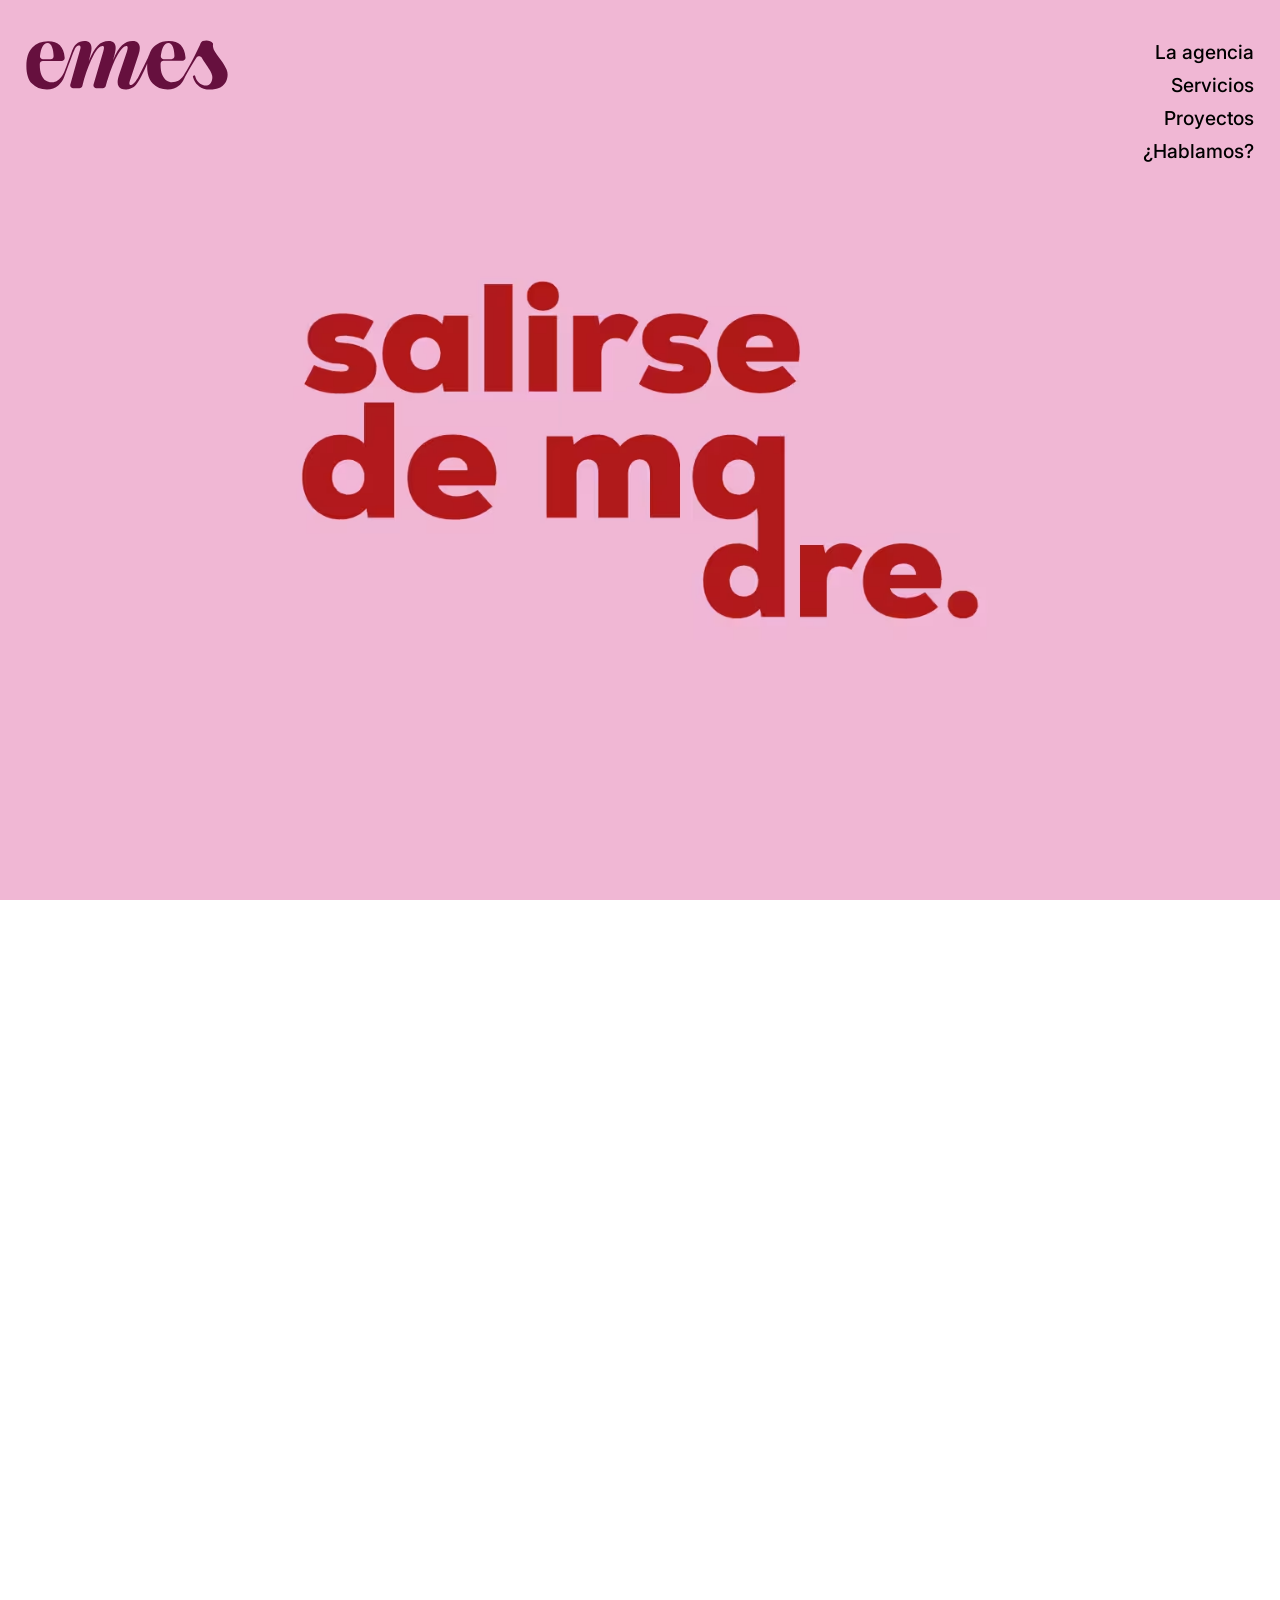
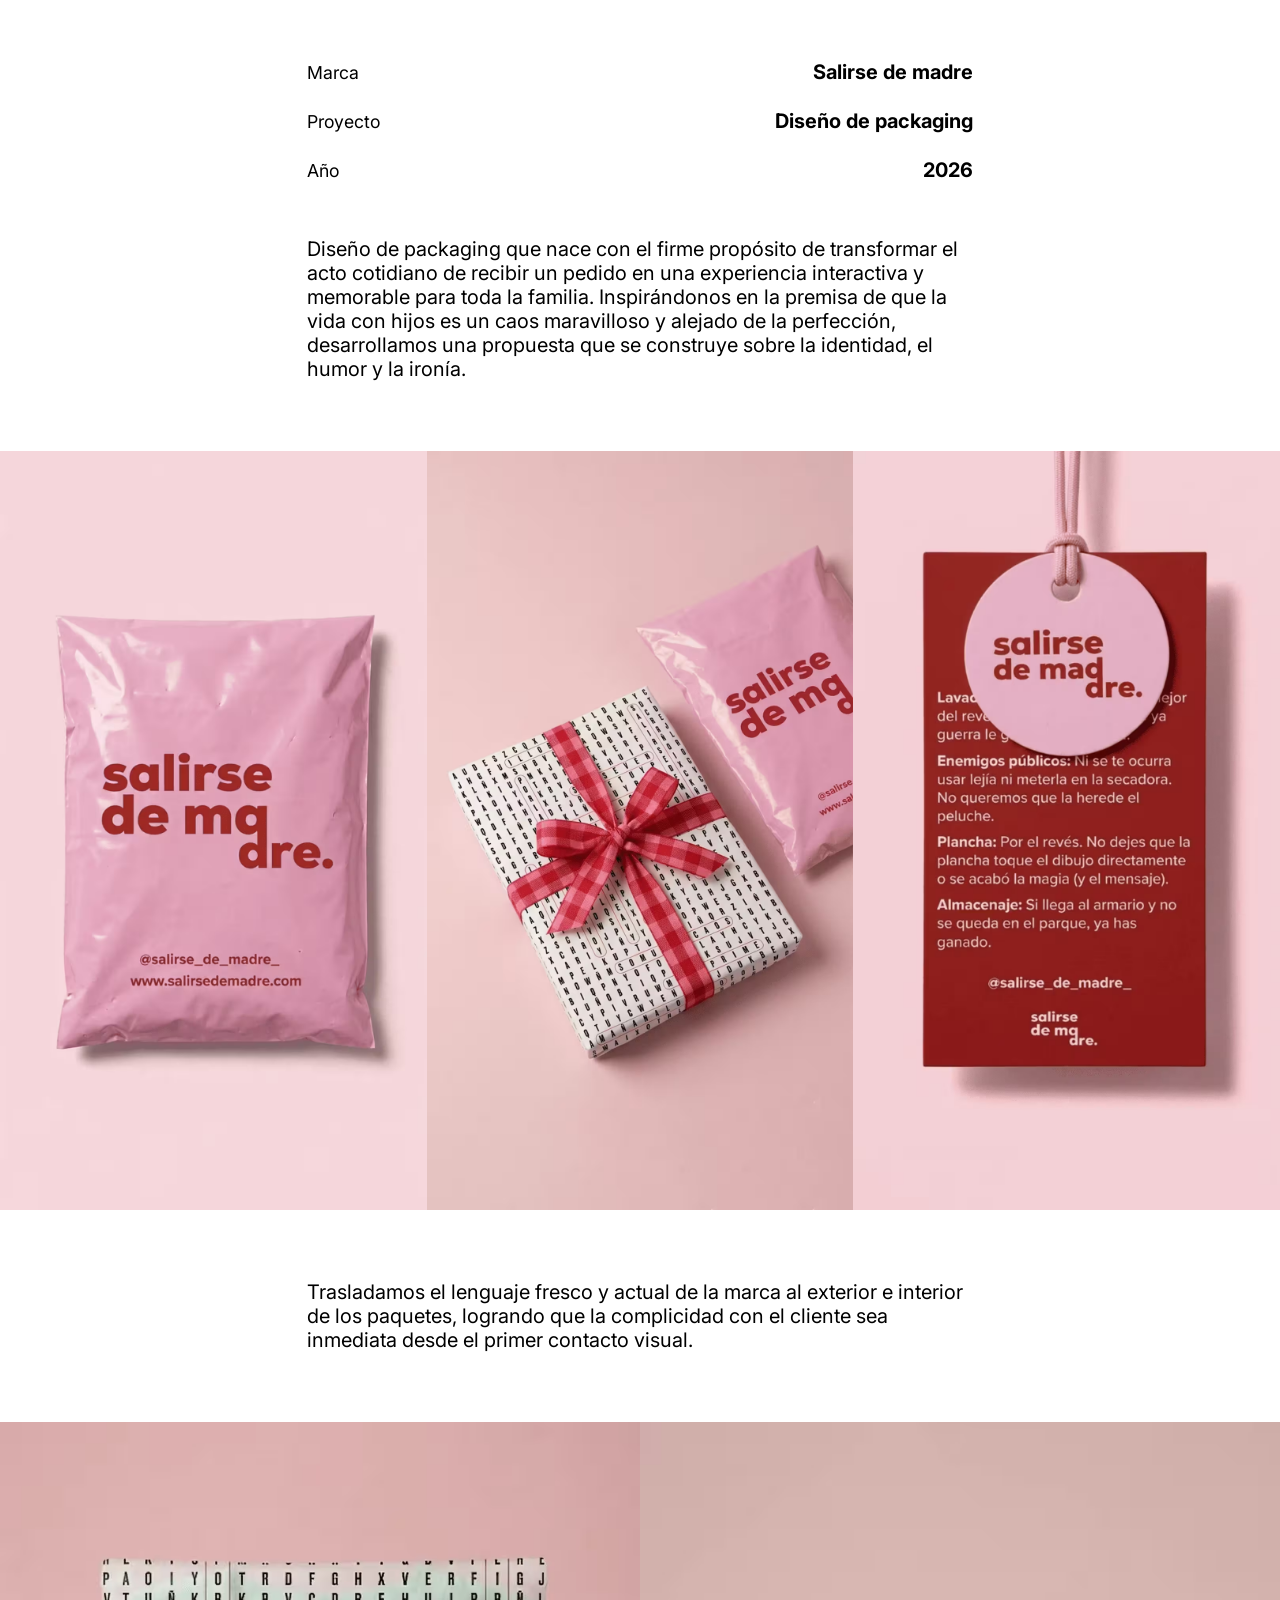
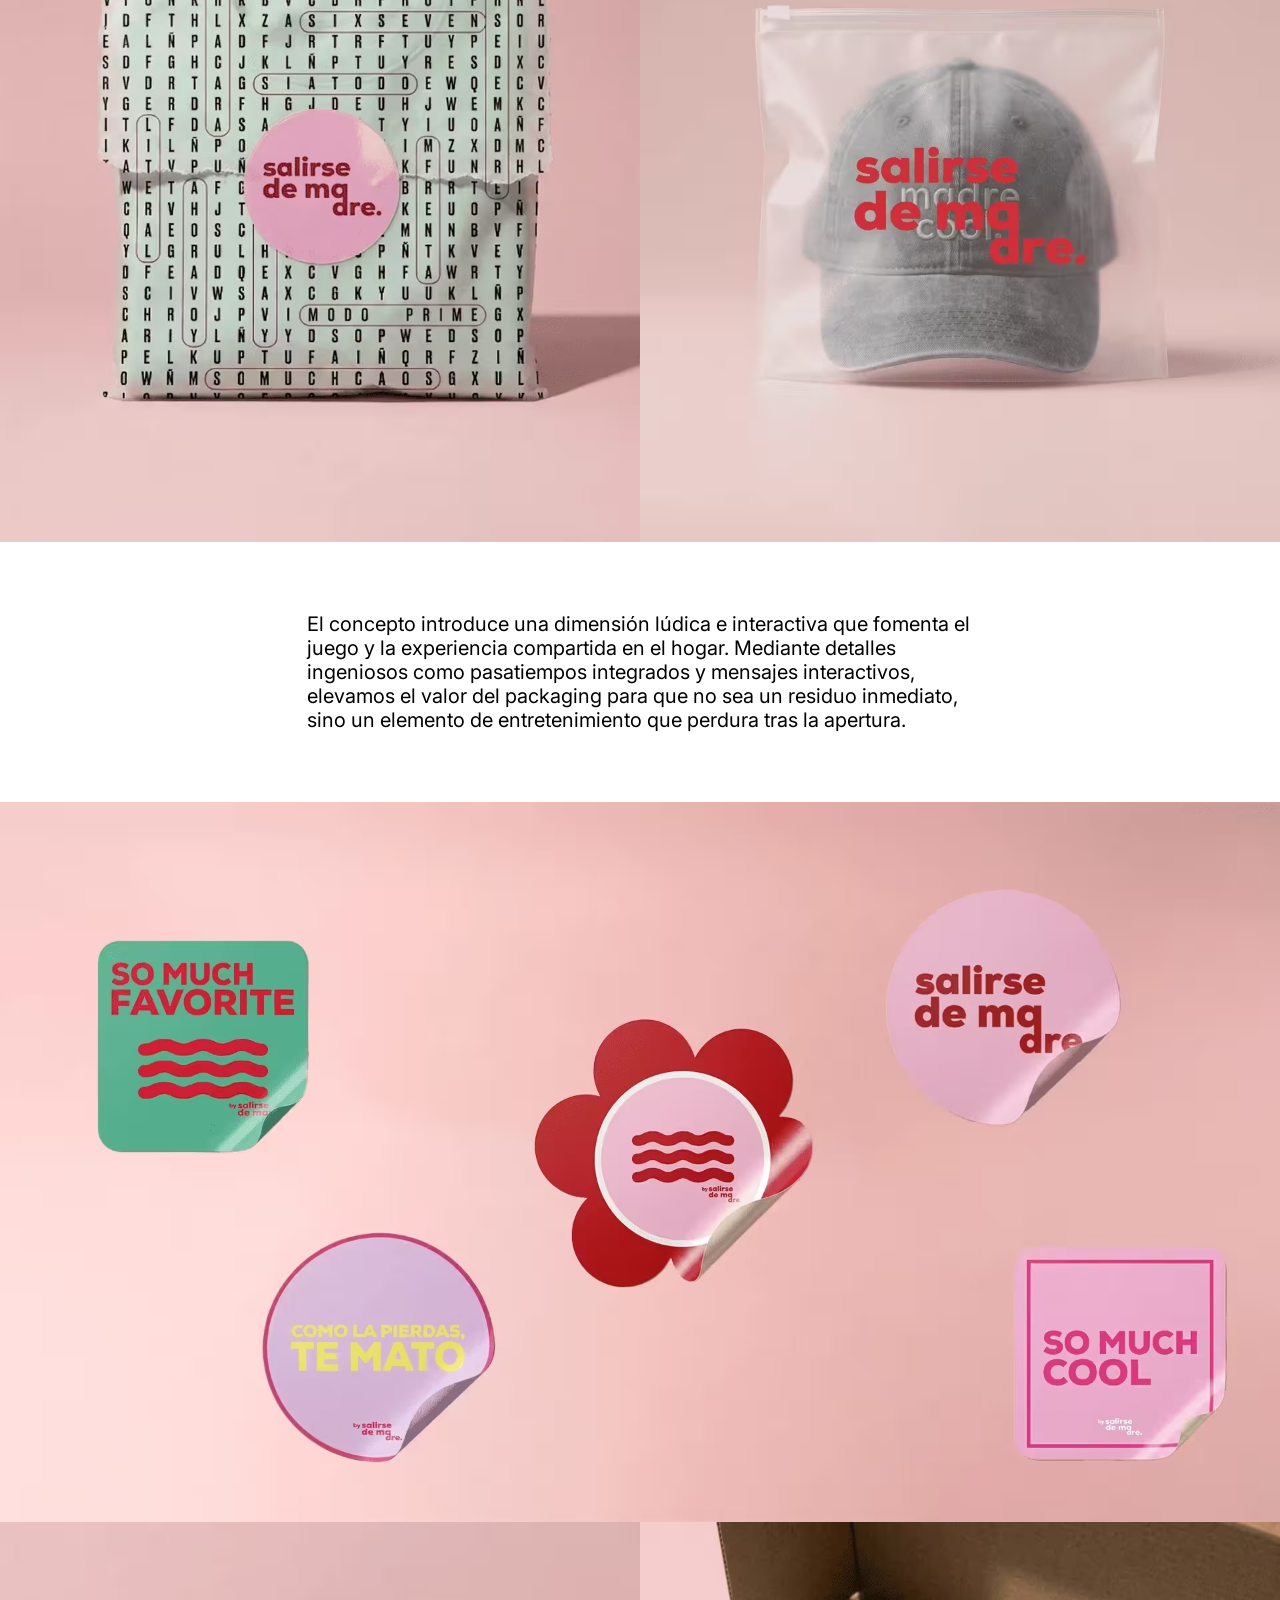
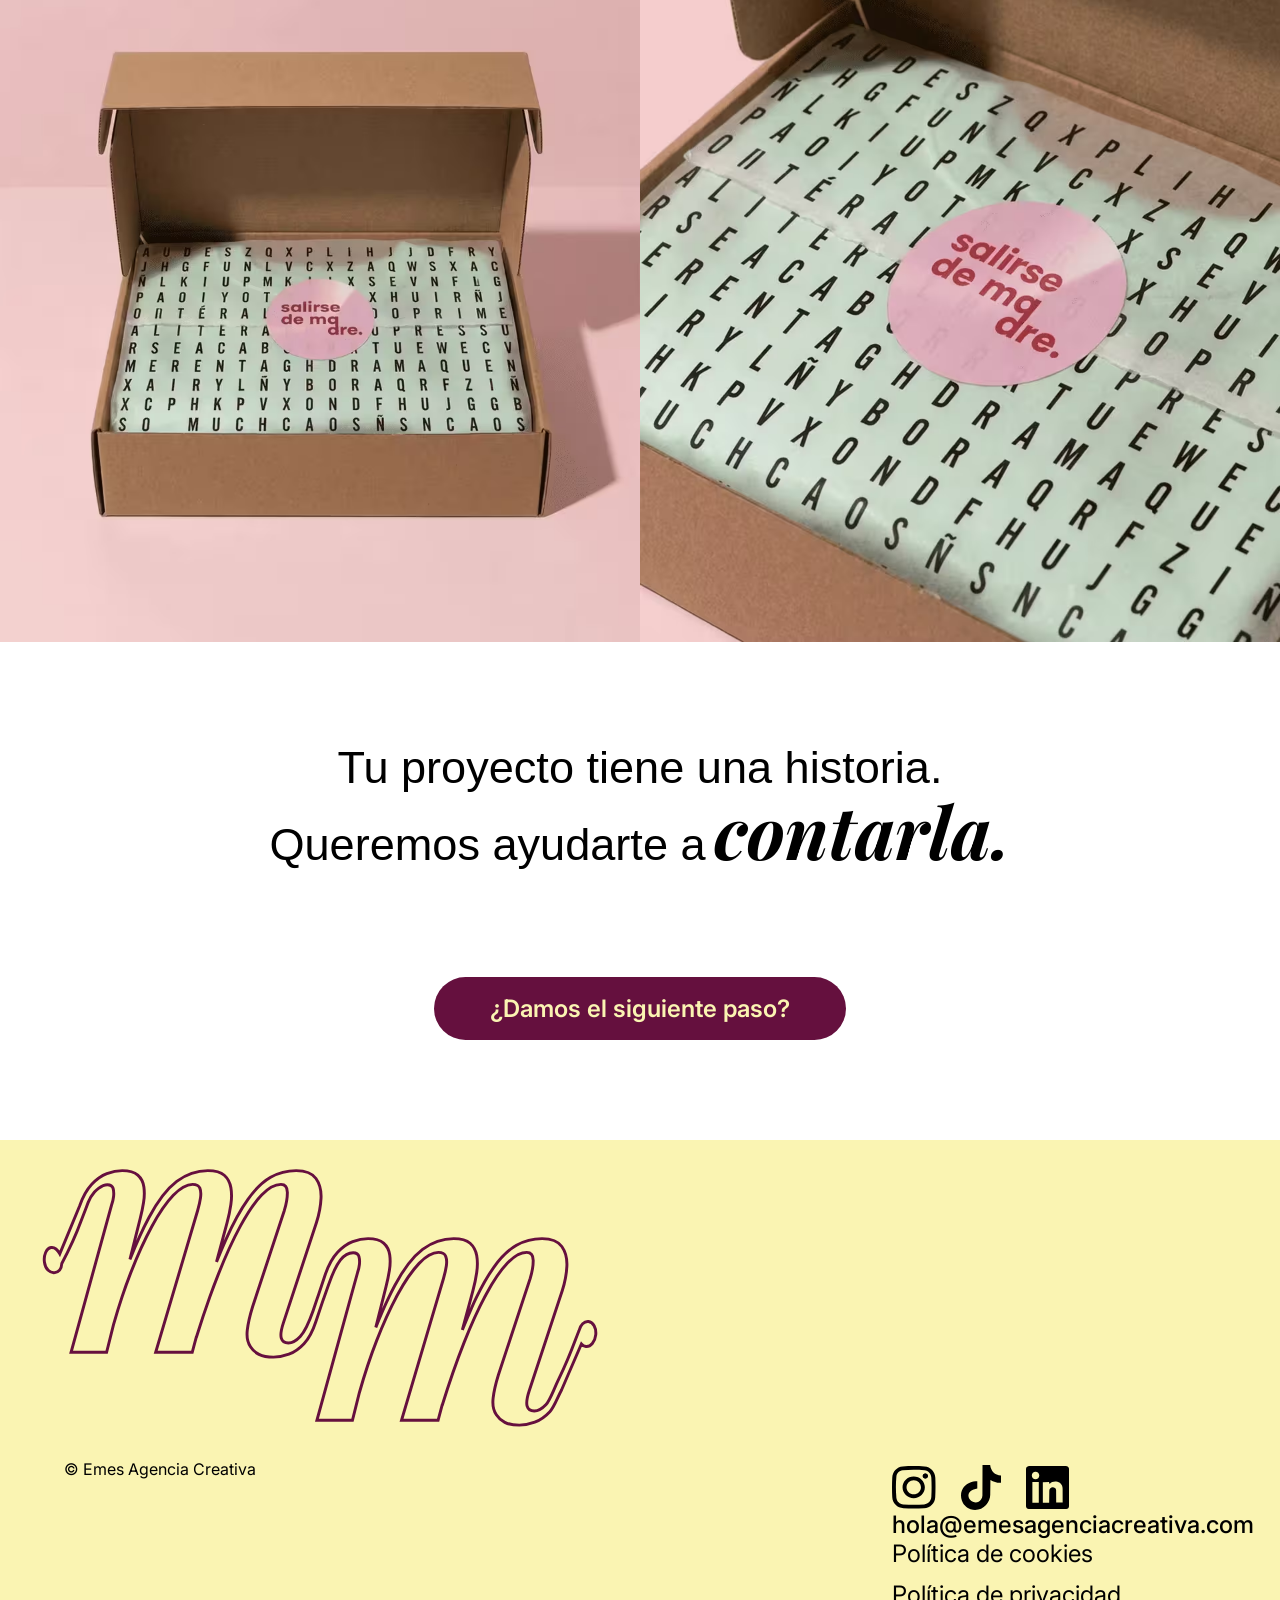
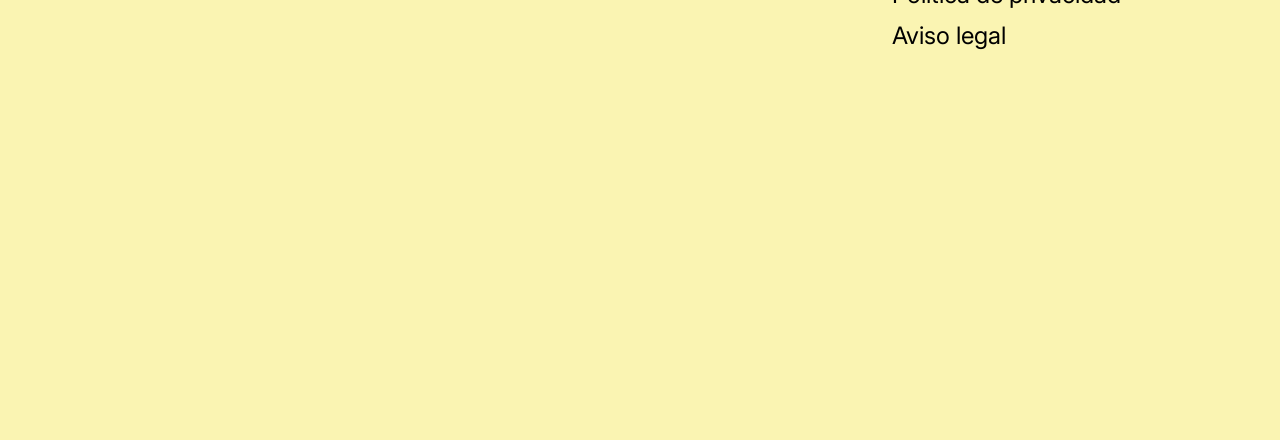
<file: archivo-proyectos/salirse_de_madre/index.html>
<!DOCTYPE html>
<html lang="es">

<head>
    <meta charset="UTF-8">
    <meta name="viewport" content="width=device-width, initial-scale=1.0">
    <title>Emes Agencia Creativa - Proyectos - Salirse de madre</title>
    <!-- cambiar el codigo de las fuentes, con las dos seleccionadas ese codigo -->
    <!-- Playfair Display -->
    <link rel="preconnect" href="https://fonts.googleapis.com">
    <link rel="preconnect" href="https://fonts.gstatic.com" crossorigin>
    <link
        href="https://fonts.googleapis.com/css2?family=Inter:wght@100..900&family=Playfair+Display:ital,wght@0,400..900;1,400..900&display=swap"
        rel="stylesheet">
    <!-- Excon variable -->
    <link href="https://api.fontshare.com/v2/css?f[]=excon@1,2&display=swap" rel="stylesheet">
    <!-- Inter -->
    <link rel="stylesheet" href="../../pag proyectos/estilo-pagina-proyectos.css">
    <link rel="stylesheet" href="../../estilo.css">

</head>

<body>
    <header class="header">
        <nav class="nav-container" id="main-nav">
            <h1 class="header__logo">
                <a href="../../index.html" aria-label="Emes Agencia Creativa - inicio">
                    <?xml version="1.0" encoding="UTF-8"?>
                    <svg id="svg-emes" data-name="Capa 1" xmlns="http://www.w3.org/2000/svg" viewBox="0 0 265.86 65.79"
                        class="emes-logo-svg vertical-align">
                        <defs>
                            <style>
                                .logo-emes {
                                    fill: #66103e;
                                }
                            </style>
                        </defs>
                        <path class="logo-emes"
                            d="M264.21,39.66v-.12c-1.44-3.66-4.04-8.09-7.8-13.31l-2.72-3.62c-3.07-4.04-5.23-7.33-6.48-9.89-.31-.64-.76-1.99-1.08-3.75-.47-2.64.33-3.66-.31-4.66-2.44-3.87-8.82-4.66-13.31-2.93-1.08.42-2.81,2.23-3.65,5.11-9.07,19.13-16.88,33.25-21.14,39.73-.57.88-4.19,6.26-9.12,8.18-3.12,1.22-6.31,1.16-6.31,1.16-2.65,0-5.12-.78-7.42-2.34-2.3-1.55-4.17-4.05-5.61-7.47-1.44-3.42-2.16-7.71-2.16-12.86,0-.56,0-1.08,0-1.58.02-2.17,1.78-3.91,3.95-3.91h24.89c2.31,0,4.13-1.98,3.94-4.29-1.15-14.44-8.42-21.65-21.8-21.65-6,0-11.17,1.35-15.52,4.02-2.99,1.84-4.83,3.84-5.28,4.34-3.45,3.78-4.09,6.99-6.69,13.21-.13.31-.27.63-.27.63-.21.44-.41.82-.57,1.12-1.55,3.23-3.14,6.47-4.76,9.72-2.65,5.35-5.31,10.6-7.99,15.76-.03.06-.06.12-.1.18-.56.94-5.39,8.9-8.7,8.9-1.01,0-1.55-.5-1.55-.5-.44-.41-.67-1.06-.67-1.96,0-.78.24-1.91.71-3.38l11.45-34.47c1.08-3.11,1.63-5.96,1.63-8.53,0-2.81-.78-5.03-2.34-6.66-1.55-1.63-3.97-2.46-7.24-2.46-5.23,0-9.84,1.87-13.85,5.61-4.01,3.74-7.97,10.24-11.86,19.52l2.1-7.47c.94-3.5,1.4-6.35,1.4-8.53,0-6.08-3.08-9.12-9.22-9.12-5.61,0-10.43,2.03-14.42,6.08-4.01,4.05-7.93,10.83-11.75,20.33l2.57-10.05c.71-2.65,1.06-4.98,1.06-7.02,0-2.81-.74-5.06-2.22-6.78-1.48-1.71-3.89-2.57-7.24-2.57-1.99,0-3.85.31-5.61.94-1.94.69-3.27,1.58-3.68,1.87-2.9,2.01-4.43,4.65-5.17,6.24-.51.98-.98,2.05-1.4,3.21l-3.15,8.88c-.6,1.59-2.21,5.92-4.39,11.75-2.46,6.56-3.72,9.89-5.74,12.84-.5.73-4.1,5.93-8.05,7.45-1.78.68-5.02,1.15-6.15,1.15h-.09c-2.65,0-5.12-.78-7.42-2.34-2.3-1.55-4.17-4.05-5.61-7.47-1.44-3.42-2.16-7.71-2.16-12.86,0-.56,0-1.08,0-1.58.02-2.17,1.78-3.91,3.95-3.91h24.89c2.31,0,4.13-1.98,3.94-4.29C49.77,8.82,42.51,1.61,29.13,1.61c-8.65,0-15.59,2.78-20.8,8.35C3.1,15.52.5,23.57.5,34.09s2.43,18.06,7.3,23.31c4.87,5.25,11.43,7.89,19.69,7.89,6,0,11-1.78,15.01-5.32,3.62-3.2,6.22-7.02,7.84-11.45.68-1.86,3.89-10.52,9.63-26l2.22-5.96c.57-1.32.95-2.22,1.52-3.55l.33-.73c.24-.55.31-.74.44-1.03,0,0,.26-.58.97-1.48.2-.25.36-.42.4-.47,1.66-1.83,2.95-2.16,3.8-2.16,1.4,0,2.1.82,2.1,2.46,0,.93-.2,2.06-.59,3.38l-12.84,45.45c-.71,2.52,1.18,5.03,3.8,5.03h8.19c1.8,0,3.38-1.22,3.83-2.96l2.28-8.83v.12c3.89-13.01,8.05-23.56,12.44-31.67,4.4-8.1,8.35-12.15,11.86-12.15,1.24,0,1.87.74,1.87,2.22,0,1.16-.31,2.77-.94,4.8l-12.77,43.42c-.74,2.53,1.15,5.07,3.79,5.07h8.43c1.77,0,3.33-1.18,3.8-2.89l2.24-7.99v.35c4.52-14.65,9.02-25.81,13.5-33.48,4.48-7.67,8.31-11.51,11.51-11.51,1.08,0,1.63.78,1.63,2.34,0,1.1-.31,2.65-.94,4.68l-10.52,31.55c-1.16,3.5-1.75,6.55-1.75,9.12,0,2.18.43,3.93,1.28,5.25,1.71,2.81,4.83,4.21,9.34,4.21.61,0,1.61,0,2.87-.21,0,0,2.89-.46,5.67-2,4.04-2.22,6.87-5.51,11.89-15.03,2.3-4.36,5.11-10.1,7.93-17.05-.04.68-.1,1.79-.1,3.18,0,4.59.01,15.44,7.3,23.31,4.87,5.25,11.43,7.89,19.69,7.89,6,0,11-1.78,15.01-5.32.89-.78,3.24-2.86,5.37-6.32,1.18-1.89,1.8-3.44,1.96-3.79,1.23-2.88,5.4-10.26,15.61-26.62,1.61-2.58,5.4-2.52,6.91.12,1.35,2.37,3.38,5.57,6.11,9.59,2.31,3.37,4.02,5.97,5.13,7.83,1.11,1.84,1.89,3.83,2.36,5.93.47,2.12.37,4.32-.31,6.64-.51,1.76-1.48,4.49-4.39,5.92-2.72,1.32-5.58.71-6.57.44-3.65-.97-5.91-3.18-6.98-4.34-2.45-2.65-3.51-5.57-3.98-7.57-.19-.8-.99-1.29-1.79-1.14-.01,0-.02,0-.03,0-.85.17-1.41,1-1.21,1.84.26,1.11.65,2.35,1.21,3.66,1.2,2.84,2.77,4.9,3.97,6.26.77.8,2.55,2.52,4.76,3.89,1.23.76,2.38,1.28,2.69,1.42,1.11.48,1.78.71,2.65.91,2.85.72,8.58,1.14,14.12,0,1.89-.39,5.5-.93,9.45-3.99,2.86-2.21,4.82-5.13,5.88-8.78,1.31-4.47,1.23-8.52-.22-12.16ZM177.42,20.76c.6-5.04,1.62-8.93,3.05-11.65h-.01c1.83-3.46,4.14-5.2,6.95-5.2s4.77,2.01,6.14,6.02c1.04,3.07,1.64,6.77,1.79,11.1.08,2.26-1.69,4.15-3.95,4.15h-10.05c-2.36,0-4.21-2.07-3.93-4.42ZM18.39,20.89c.6-5.04,1.62-8.93,3.05-11.65h-.01c1.83-3.46,4.14-5.2,6.95-5.2s4.77,2.01,6.14,6.02c1.04,3.07,1.64,6.77,1.79,11.1.08,2.26-1.69,4.15-3.95,4.15h-10.05c-2.36,0-4.21-2.07-3.93-4.42Z" />
                    </svg>
                    <span class="visually-hidden">Emes Agencia Creativa</span>
                </a>
            </h1>

            <input type="checkbox" id="menu-toggle" class="menu-checkbox">

            <label for="menu-toggle" class="nav__burguer" aria-label="Abrir menú">
                <span></span>
                <span></span>
                <span></span>
            </label>

            <div class="header__menu">
                <ul class="header__menu_list">
                    <li><a href="../../la-agencia/index.html">La agencia</a></li>
                    <li><a href="../../servicios/index.html">Servicios</a></li>
                    <li><a href="../../proyectos/index.html">Proyectos</a></li>
                    <li><a href="../../contacto/index.html">¿Hablamos?</a></li>
                </ul>
            </div>

            <!-- OVERLAY MENÚ HAMBURGUESA -->
            <div class="menu__overlay">

                <div class="menu__overlay_header">
                    <?xml version="1.0" encoding="UTF-8"?>
                    <svg id="svg-emes-contorno" data-name="Capa 1" xmlns="http://www.w3.org/2000/svg"
                        viewBox="0 0 265.86 65.79" class="emes-logo-svg">
                        <defs>
                            <style>
                                .cls-1 {
                                    fill: none;
                                    stroke: #66103e;
                                    stroke-miterlimit: 10;
                                }
                            </style>
                        </defs>
                        <path class="cls-1"
                            d="M264.21,39.66v-.12c-1.44-3.66-4.04-8.09-7.8-13.31l-2.72-3.62c-3.07-4.04-5.23-7.33-6.48-9.89-.31-.64-.76-1.99-1.08-3.75-.47-2.64.33-3.66-.31-4.66-2.44-3.87-8.82-4.66-13.31-2.93-1.08.42-2.81,2.23-3.65,5.11-9.07,19.13-16.88,33.25-21.14,39.73-.57.88-4.19,6.26-9.12,8.18-3.12,1.22-6.31,1.16-6.31,1.16-2.65,0-5.12-.78-7.42-2.34-2.3-1.55-4.17-4.05-5.61-7.47-1.44-3.42-2.16-7.71-2.16-12.86,0-.56,0-1.08,0-1.58.02-2.17,1.78-3.91,3.95-3.91h24.89c2.31,0,4.13-1.98,3.94-4.29-1.15-14.44-8.42-21.65-21.8-21.65-6,0-11.17,1.35-15.52,4.02-2.99,1.84-4.83,3.84-5.28,4.34-3.45,3.78-4.09,6.99-6.69,13.21-.13.31-.27.63-.27.63-.21.44-.41.82-.57,1.12-1.55,3.23-3.14,6.47-4.76,9.72-2.65,5.35-5.31,10.6-7.99,15.76-.03.06-.06.12-.1.18-.56.94-5.39,8.9-8.7,8.9-1.01,0-1.55-.5-1.55-.5-.44-.41-.67-1.06-.67-1.96,0-.78.24-1.91.71-3.38l11.45-34.47c1.08-3.11,1.63-5.96,1.63-8.53,0-2.81-.78-5.03-2.34-6.66-1.55-1.63-3.97-2.46-7.24-2.46-5.23,0-9.84,1.87-13.85,5.61-4.01,3.74-7.97,10.24-11.86,19.52l2.1-7.47c.94-3.5,1.4-6.35,1.4-8.53,0-6.08-3.08-9.12-9.22-9.12-5.61,0-10.43,2.03-14.42,6.08-4.01,4.05-7.93,10.83-11.75,20.33l2.57-10.05c.71-2.65,1.06-4.98,1.06-7.02,0-2.81-.74-5.06-2.22-6.78-1.48-1.71-3.89-2.57-7.24-2.57-1.99,0-3.85.31-5.61.94-1.94.69-3.27,1.58-3.68,1.87-2.9,2.01-4.43,4.65-5.17,6.24-.51.98-.98,2.05-1.4,3.21l-3.15,8.88c-.6,1.59-2.21,5.92-4.39,11.75-2.46,6.56-3.72,9.89-5.74,12.84-.5.73-4.1,5.93-8.05,7.45-1.78.68-5.02,1.15-6.15,1.15h-.09c-2.65,0-5.12-.78-7.42-2.34-2.3-1.55-4.17-4.05-5.61-7.47-1.44-3.42-2.16-7.71-2.16-12.86,0-.56,0-1.08,0-1.58.02-2.17,1.78-3.91,3.95-3.91h24.89c2.31,0,4.13-1.98,3.94-4.29C49.77,8.82,42.51,1.61,29.13,1.61c-8.65,0-15.59,2.78-20.8,8.35C3.1,15.52.5,23.57.5,34.09s2.43,18.06,7.3,23.31c4.87,5.25,11.43,7.89,19.69,7.89,6,0,11-1.78,15.01-5.32,3.62-3.2,6.22-7.02,7.84-11.45.68-1.86,3.89-10.52,9.63-26l2.22-5.96c.57-1.32.95-2.22,1.52-3.55l.33-.73c.24-.55.31-.74.44-1.03,0,0,.26-.58.97-1.48.2-.25.36-.42.4-.47,1.66-1.83,2.95-2.16,3.8-2.16,1.4,0,2.1.82,2.1,2.46,0,.93-.2,2.06-.59,3.38l-12.84,45.45c-.71,2.52,1.18,5.03,3.8,5.03h8.19c1.8,0,3.38-1.22,3.83-2.96l2.28-8.83v.12c3.89-13.01,8.05-23.56,12.44-31.67,4.4-8.1,8.35-12.15,11.86-12.15,1.24,0,1.87.74,1.87,2.22,0,1.16-.31,2.77-.94,4.8l-12.77,43.42c-.74,2.53,1.15,5.07,3.79,5.07h8.43c1.77,0,3.33-1.18,3.8-2.89l2.24-7.99v.35c4.52-14.65,9.02-25.81,13.5-33.48,4.48-7.67,8.31-11.51,11.51-11.51,1.08,0,1.63.78,1.63,2.34,0,1.1-.31,2.65-.94,4.68l-10.52,31.55c-1.16,3.5-1.75,6.55-1.75,9.12,0,2.18.43,3.93,1.28,5.25,1.71,2.81,4.83,4.21,9.34,4.21.61,0,1.61,0,2.87-.21,0,0,2.89-.46,5.67-2,4.04-2.22,6.87-5.51,11.89-15.03,2.3-4.36,5.11-10.1,7.93-17.05-.04.68-.1,1.79-.1,3.18,0,4.59.01,15.44,7.3,23.31,4.87,5.25,11.43,7.89,19.69,7.89,6,0,11-1.78,15.01-5.32.89-.78,3.24-2.86,5.37-6.32,1.18-1.89,1.8-3.44,1.96-3.79,1.23-2.88,5.4-10.26,15.61-26.62,1.61-2.58,5.4-2.52,6.91.12,1.35,2.37,3.38,5.57,6.11,9.59,2.31,3.37,4.02,5.97,5.13,7.83,1.11,1.84,1.89,3.83,2.36,5.93.47,2.12.37,4.32-.31,6.64-.51,1.76-1.48,4.49-4.39,5.92-2.72,1.32-5.58.71-6.57.44-3.65-.97-5.91-3.18-6.98-4.34-2.45-2.65-3.51-5.57-3.98-7.57-.19-.8-.99-1.29-1.79-1.14-.01,0-.02,0-.03,0-.85.17-1.41,1-1.21,1.84.26,1.11.65,2.35,1.21,3.66,1.2,2.84,2.77,4.9,3.97,6.26.77.8,2.55,2.52,4.76,3.89,1.23.76,2.38,1.28,2.69,1.42,1.11.48,1.78.71,2.65.91,2.85.72,8.58,1.14,14.12,0,1.89-.39,5.5-.93,9.45-3.99,2.86-2.21,4.82-5.13,5.88-8.78,1.31-4.47,1.23-8.52-.22-12.16ZM177.42,20.76c.6-5.04,1.62-8.93,3.05-11.65h-.01c1.83-3.46,4.14-5.2,6.95-5.2s4.77,2.01,6.14,6.02c1.04,3.07,1.64,6.77,1.79,11.1.08,2.26-1.69,4.15-3.95,4.15h-10.05c-2.36,0-4.21-2.07-3.93-4.42ZM18.39,20.89c.6-5.04,1.62-8.93,3.05-11.65h-.01c1.83-3.46,4.14-5.2,6.95-5.2s4.77,2.01,6.14,6.02c1.04,3.07,1.64,6.77,1.79,11.1.08,2.26-1.69,4.15-3.95,4.15h-10.05c-2.36,0-4.21-2.07-3.93-4.42Z" />
                    </svg>
                </div>

                <nav class="menu__overlay_nav">
                    <ul class="menu__overlay_nav_list">
                        <li><a href="../../la-agencia/index.html">La agencia</a></li>
                        <li><a href="../../servicios/index.html">Servicios</a></li>
                        <li><a href="../../proyectos/index.html">Proyectos</a></li>
                        <li><a href="../../contacto/index.html">¿Hablamos?</a></li>
                    </ul>
                </nav>

                <div class="menu__overlay_footer">
                    <?xml version="1.0" encoding="UTF-8"?>
                    <svg id="svg-mm-contorno" data-name="Capa 1" xmlns="http://www.w3.org/2000/svg"
                        viewBox="0 0 200.99 90.3" class="logo-mm-contorno__footer">
                        <defs>
                            <style>
                                .cls-1 {
                                    fill: none;
                                    stroke: #66103e;
                                    stroke-miterlimit: 10;
                                }
                            </style>
                        </defs>
                        <path class="cls-1"
                            d="M192.12,53.21c-1.42-.15-2.76,1.22-3.22,3.16-1.03,2.36-2.73,7.93-6.84,16.38-2.03,4.17-3.01,7.31-4.39,8.79-1.39,1.48-2.73,2.23-4.04,2.23s-2.12-.55-2.43-1.64c-.31-1.09-.08-2.81.69-5.16l11.32-34.35c.92-2.89,1.44-5.67,1.56-8.32.12-2.66-.46-4.88-1.73-6.68-1.27-1.8-3.52-2.7-6.76-2.7s-6.07.76-8.72,2.29c-2.66,1.52-5.24,4.03-7.74,7.5-2.5,3.48-5.03,8.09-7.57,13.83-1.02,2.31-2.08,4.84-3.16,7.58l3.63-13.5c.54-2.03.96-4.08,1.27-6.15.31-2.07.31-3.99,0-5.74-.31-1.76-1.06-3.16-2.25-4.22-1.2-1.06-3.06-1.58-5.6-1.58-3.85,0-7.39,1.23-10.63,3.69-3.24,2.46-6.4,6.56-9.48,12.31-2.08,3.87-4.24,8.66-6.49,14.32l3.49-13.91c.46-1.8.85-3.63,1.15-5.51.31-1.88.35-3.65.12-5.33-.23-1.68-.92-3.03-2.08-4.05-1.15-1.01-2.93-1.52-5.31-1.52-1.69,0-3.45.35-5.26,1.05-1.81.7-3.52,1.92-5.14,3.63-1.62,1.72-3,4.18-4.16,7.38l-2.58,7.74h-.01l-1.62,4.81c-1.54,4.38-3.01,7.31-4.39,8.79-1.39,1.48-2.73,2.23-4.04,2.23s-2.12-.55-2.43-1.64c-.31-1.09-.08-2.81.69-5.16l11.32-34.35c.92-2.89,1.44-5.67,1.56-8.32.12-2.66-.46-4.88-1.73-6.68-1.27-1.8-3.52-2.7-6.76-2.7s-6.07.76-8.72,2.29c-2.66,1.52-5.24,4.03-7.74,7.5-2.5,3.48-5.03,8.09-7.57,13.83-1.02,2.31-2.08,4.84-3.16,7.58l3.63-13.5c.54-2.03.96-4.08,1.27-6.15.31-2.07.31-3.99,0-5.74-.31-1.76-1.06-3.16-2.25-4.22-1.2-1.06-3.06-1.58-5.6-1.58-3.85,0-7.39,1.23-10.63,3.69-3.24,2.46-6.4,6.56-9.48,12.31-2.08,3.87-4.24,8.66-6.49,14.32l3.49-13.91c.46-1.8.85-3.63,1.15-5.51.31-1.88.35-3.65.12-5.33-.23-1.68-.92-3.03-2.08-4.05-1.15-1.01-2.93-1.52-5.31-1.52-1.69,0-3.45.35-5.26,1.05-1.81.7-3.52,1.92-5.14,3.63-1.62,1.72-3,4.18-4.16,7.38l-6.76,16.34c-.69-1.26-1.85-2.3-2.96-2.14-1.63.23-2.61,2.62-2.28,5,.33,2.38,1.92,3.79,3.55,3.55,1.32-.19,2.25-1.3,2.38-3.11,4.91-9.22,6.19-13.57,7.1-15.9.84-2.15,1.16-2.99,1.9-4.96.3-.8.98-2.17,2.15-3.53,0,0,2.2-2.52,4.39-2.52,1.08,0,1.73.41,1.96,1.23.23.82.29,1.76.17,2.81-.12,1.06-.33,1.98-.64,2.76l-13.87,50.41h12.13l2.36-9.4c1.79-6.35,3.75-12.29,5.9-17.79,2.35-6.02,4.76-11.29,7.22-15.82,2.46-4.53,4.89-8.05,7.28-10.55,2.39-2.5,4.58-3.75,6.59-3.75,1.31,0,2.14.43,2.48,1.29.35.86.42,1.95.23,3.28-.19,1.33-.52,2.77-.98,4.34l-14.33,48.41h12.48l1.43-5.32-.04.28c2.46-7.97,4.97-15.16,7.51-21.57,2.54-6.41,5.06-11.92,7.57-16.53,2.5-4.61,4.91-8.13,7.22-10.55,2.31-2.42,4.51-3.63,6.59-3.63,1.46,0,2.2.92,2.2,2.75s-.35,3.89-1.04,6.15l-10.86,32.94c-.92,2.97-1.52,5.61-1.79,7.91-.27,2.31.1,4.2,1.1,5.69.69,1.1,1.66,1.95,2.89,2.58,1.23.62,2.89.94,4.97.94,1.69,0,3.45-.33,5.26-1s3.52-1.85,5.14-3.58c1.62-1.72,2.96-4.22,4.04-7.5l2.57-7.62h.02l1.73-4.92c1.39-3.99,2.73-6.82,4.04-8.5,1.31-1.68,2.77-2.52,4.39-2.52,1.08,0,1.73.41,1.96,1.23.23.82.29,1.76.17,2.81-.12,1.06-.33,1.98-.64,2.76l-13.87,50.41h12.13l2.36-9.4c1.79-6.35,3.75-12.29,5.9-17.79,2.35-6.02,4.76-11.29,7.22-15.82,2.46-4.53,4.89-8.05,7.28-10.55,2.39-2.5,4.58-3.75,6.59-3.75,1.31,0,2.14.43,2.48,1.29.35.86.42,1.95.23,3.28-.19,1.33-.52,2.77-.98,4.34l-14.33,48.41h12.48l1.43-5.32-.04.28c2.46-7.97,4.97-15.16,7.51-21.57,2.54-6.41,5.06-11.92,7.57-16.53,2.5-4.61,4.91-8.13,7.22-10.55,2.31-2.42,4.51-3.63,6.59-3.63,1.46,0,2.2.92,2.2,2.75s-.35,3.89-1.04,6.15l-10.86,32.94c-.92,2.97-1.52,5.61-1.79,7.91-.27,2.31.1,4.2,1.1,5.69.69,1.1,1.66,1.95,2.89,2.58,1.23.62,2.89.94,4.97.94,1.69,0,3.45-.33,5.26-1s3.52-1.85,5.14-3.58c1.62-1.72,2.35-4.35,4.04-7.5l6.74-15.61c.42.49.94.81,1.53.87,1.62.17,3.12-1.61,3.36-3.98.24-2.36-.88-4.41-2.5-4.58Z" />
                    </svg>

                    <div class="footer__items">
                        <div class="footer__social-icons">
                            <a href="#" aria-label="Instagram">
                                <svg width="44" height="43" viewBox="0 0 44 43" fill="none"
                                    xmlns="http://www.w3.org/2000/svg">
                                    <path
                                        d="M31.9839 42.2702C24.9396 42.6569 18.2015 42.6569 11.4635 42.2702C5.20669 41.8835 0.612551 37.4577 0.262522 31.3562C-0.0875074 24.6961 -0.0875074 18.1649 0.262522 11.4618C0.525044 5.66109 4.8129 0.891594 10.6759 0.418942C18.0703 -0.139647 25.1584 -0.139647 32.5527 0.418942C38.6345 0.848626 43.0536 5.70406 43.3162 11.6767C43.5787 18.3368 43.5787 24.6961 43.2286 31.3562C42.9224 37.3288 38.4157 42.0124 32.0277 42.3131L31.9839 42.2702ZM32.1152 38.403C36.4906 38.1452 39.1158 34.7507 39.3345 30.8406C39.6846 24.3953 39.6846 18.1219 39.3345 11.6337C39.1158 7.80951 36.5343 4.58688 32.509 4.24313C25.1584 3.64157 17.9828 3.5986 10.6759 4.2861C7.26311 4.62985 4.68165 7.29389 4.37537 10.6884C3.71906 17.7352 3.76282 24.6961 4.37537 31.7429C4.68165 35.4382 7.6569 38.1452 11.4197 38.403C18.289 38.8327 25.0709 38.8757 32.1589 38.403H32.1152Z"
                                        fill="black" />
                                    <path
                                        d="M35.9217 9.91453C35.9217 8.49657 34.7404 7.37939 33.3403 7.37939C31.9401 7.37939 30.7588 8.49657 30.7588 9.91453C30.7588 11.3325 31.9401 12.4497 33.3403 12.4497C34.7404 12.4497 35.9217 11.3325 35.9217 9.91453Z"
                                        fill="black" />
                                    <path
                                        d="M32.8593 21.3017C32.8593 27.3172 27.8714 32.2156 21.7021 32.2156C15.5328 32.2156 10.5449 27.3172 10.5449 21.3017C10.5449 15.2861 15.5328 10.3877 21.7021 10.3877C27.8714 10.3877 32.8593 15.2861 32.8593 21.3017ZM28.9652 21.2587C28.9652 17.3486 25.7275 14.1689 21.7459 14.1689C17.7643 14.1689 14.5265 17.3486 14.5265 21.2587C14.5265 25.1688 17.7643 28.3485 21.7459 28.3485C25.7275 28.3485 28.9652 25.1688 28.9652 21.2587Z"
                                        fill="black" />
                                    <path
                                        d="M33.3403 12.4497C34.766 12.4497 35.9217 11.3146 35.9217 9.91453C35.9217 8.51441 34.766 7.37939 33.3403 7.37939C31.9146 7.37939 30.7588 8.51441 30.7588 9.91453C30.7588 11.3146 31.9146 12.4497 33.3403 12.4497Z"
                                        fill="black" />
                                </svg>
                            </a>

                            <a href="#" aria-label="TikTok">
                                <svg width="40" height="45" viewBox="0 0 40 45" fill="none"
                                    xmlns="http://www.w3.org/2000/svg">
                                    <path
                                        d="M9.56337 44.2223C5.0396 42.7078 2.05306 38.9866 0.867215 35.4817C-0.757829 30.7219 -0.0990411 25.8757 2.84361 22.1111C6.04977 18.0005 10.9688 16.2264 16.2832 16.1831V23.5823C13.7797 24.2747 11.2763 24.7074 9.47555 26.2218C6.22546 28.9911 7.05993 33.7941 10.3539 36.0442C12.5499 37.5154 15.1852 37.9481 17.6447 36.7365C19.4893 35.8278 21.4218 33.1451 21.4218 30.4623L21.5096 0H29.1518C29.8984 5.92804 33.7633 10.3416 40 10.4714V17.7408C36.135 18.0437 33.0167 16.7456 29.4153 14.885L29.2396 29.7267C29.2396 33.5778 27.5267 37.2558 25.0233 40.0683C21.2022 44.3521 15.273 46.1262 9.56337 44.2656V44.2223Z"
                                        fill="black" />
                                </svg>
                            </a>

                            <a href="#" aria-label="LinkedIn">
                                <svg width="43" height="43" viewBox="0 0 43 43" fill="none"
                                    xmlns="http://www.w3.org/2000/svg">
                                    <path
                                        d="M40.223 42.9566H2.73362C1.30174 42.9566 0 41.5247 0 40.1362V3.25429C0 1.34511 1.04141 0.347124 2.95059 0H39.8759C41.3945 0 43 1.30172 43 2.82038V40.1362C43 41.3946 41.8719 43 40.2664 43L40.223 42.9566ZM13.2775 9.5893C13.2775 7.54995 11.5853 5.85772 9.54596 5.85772C7.50661 5.85772 5.81438 7.50656 5.81438 9.5893C5.81438 11.672 7.50661 13.3209 9.54596 13.3209C11.5853 13.3209 13.2775 11.672 13.2775 9.5893ZM23.3007 24.776C23.3007 22.6932 25.0363 21.4349 26.5984 21.3047C28.0737 21.218 30.113 22.2593 30.113 24.0817L30.1998 36.6216H36.665L36.6216 22.6499C36.6216 18.7447 33.888 15.9243 30.0696 15.5772C27.553 15.3602 25.3401 16.1847 23.6044 17.8769L22.9536 16.0545L16.8355 16.1413V36.665H23.1706L23.3007 24.776ZM12.8002 16.0545H6.37841V36.665H12.8002V16.0545Z"
                                        fill="black" />
                                </svg>
                            </a>
                        </div>

                        <p class="footer__copyright">© Emes Agencia Creativa</p>
                    </div>
                </div>

            </div>

        </nav>
    </header>

    <div class="hero_container">
        <picture>
            <img src="assets/img-hero-salirse_de_madre-m.avif" alt="Imagen hero salirse de madre mobile"
                class="mobile">
            <img src="assets/img-hero-salirse_de_madre-d.avif" alt="Imagen hero salirse de madre desktop"
                class="desktop">
        </picture>
    </div>

    

    <div class="project_content">

        <div class="info_card">
            <div class="info_card__item">
                <p>Marca</p>
                <p>Salirse de madre</p>
            </div>

            <div class="info_card__item">
                <p>Proyecto</p>
                <p>Diseño de packaging</p>
            </div>

            <div class="info_card__item">
                <p>Año</p>
                <p>2026</p>
            </div>

            <p>Diseño de packaging que nace con el firme propósito de transformar el acto cotidiano de recibir un pedido en una
            experiencia interactiva y memorable para toda la familia. Inspirándonos en la premisa de que la vida con hijos es un
            caos maravilloso y alejado de la perfección, desarrollamos una propuesta que se
            construye sobre la identidad, el humor y la ironía.
            </p>
        </div>

        <div class="project_conte">
            
        </div>
        
            <div class="proyecto__grid proyecto__grid--3">
                <div>
                    <img src="assets/img-salirse_de_madre-2.avif" alt="" class="proyecto__img">
                </div>
                <div>
                    <img src="assets/img-salirse_de_madre-3.avif" alt="" class="proyecto__img">
                </div>
                <div>
                    <img src="assets/img-salirse_de_madre-4.avif" alt="" class="proyecto__img">
                </div>
            </div>

           
            <div class="project_contet info_card">
                <p>Trasladamos el lenguaje fresco y actual de la marca al exterior e interior de los paquetes, logrando que la complicidad con el cliente sea inmediata desde el primer contacto visual.
                </p>
            </div>
       

        <div class="proyecto__grid proyecto__grid--2">
            <div>
                <img src="assets/img-salirse_de_madre-5.avif" alt="" class="proyecto__img">
            </div>
            <div>
                <img src="assets/img-salirse_de_madre-6.avif" alt="" class="proyecto__img">
            </div>
        </div>

        
        <div class="info_card">
            <p>
            El concepto introduce una dimensión lúdica e interactiva que fomenta el juego y la experiencia compartida en el hogar. Mediante detalles ingeniosos como pasatiempos integrados y mensajes interactivos, elevamos el valor del packaging para que no sea un residuo inmediato, sino un elemento de entretenimiento que perdura tras la apertura.
            </p>
        </div>
        

        <div>
            <img src="assets/img-salirse_de_madre-7.avif" alt="" class="proyecto__img">
        </div>

        <div class="proyecto__grid proyecto__grid--2">
            <div>
                <img src="assets/img-salirse_de_madre-8.avif" alt="" class="proyecto__img">
            </div>
            <div>
                <img src="assets/img-salirse_de_madre-9.avif" alt="" class="proyecto__img">
            </div>
        </div>

        <div class="cta_contacto">
            <div class="servicios__cta">
                <!-- línea 1 -->
                <h2 class="proyectos__frase">
                    <span class="titulo1-excon">Tu proyecto tiene una historia.</span>
                </h2>
                <!-- línea 2 -->
                <h2 class="proyectos__frase titulo1-excon">
                    <span>Queremos ayudarte a</span>
                    <span class="titulo2-playfair">contarla.</span>
                </h2>
            </div>
            <div class="padding-btn">
                <a href="../../contacto/index.html" class="btn">¿Damos el siguiente paso?</a>
            </div>
        </div>
</div>


        <!-- FOOTER MÓVIL -->
        <footer class="footer-mobile">
            <div class="footer-mobile__top">
                <a href="mailto:hola@emesagenciacreativa.com"
                    class="footer-mobile__email">hola@emesagenciacreativa.com</a>

                <!-- nav semántico para los links legales, usamos nav porque es un grupo de enlaces de navegación pero se diferencia del nav principal del header con aria label-->
                <nav class="footer-mobile__legal" aria-label="Enlaces legales">
                    <a href="../../uso de datos/cookies/index.html">Política de cookies</a>
                    <a href="../../uso de datos/politica privacidad/index.html">Política de privacidad</a>
                    <a href="../../uso de datos/aviso legal/index.html">Aviso legal</a>
                </nav>
            </div>
            <div class="footer-mobile__bottom">
                <!-- SVG de logo-mm-contorno -->
                <?xml version="1.0" encoding="UTF-8"?>
                <svg id="svg-mm-contorno" data-name="Capa 1" xmlns="http://www.w3.org/2000/svg"
                    viewBox="0 0 200.99 90.3" class="logo-mm-contorno__footer">
                    <defs>
                        <style>
                            .cls-1 {
                                fill: none;
                                stroke: #66103e;
                                stroke-miterlimit: 10;
                            }
                        </style>
                    </defs>
                    <path class="cls-1"
                        d="M192.12,53.21c-1.42-.15-2.76,1.22-3.22,3.16-1.03,2.36-2.73,7.93-6.84,16.38-2.03,4.17-3.01,7.31-4.39,8.79-1.39,1.48-2.73,2.23-4.04,2.23s-2.12-.55-2.43-1.64c-.31-1.09-.08-2.81.69-5.16l11.32-34.35c.92-2.89,1.44-5.67,1.56-8.32.12-2.66-.46-4.88-1.73-6.68-1.27-1.8-3.52-2.7-6.76-2.7s-6.07.76-8.72,2.29c-2.66,1.52-5.24,4.03-7.74,7.5-2.5,3.48-5.03,8.09-7.57,13.83-1.02,2.31-2.08,4.84-3.16,7.58l3.63-13.5c.54-2.03.96-4.08,1.27-6.15.31-2.07.31-3.99,0-5.74-.31-1.76-1.06-3.16-2.25-4.22-1.2-1.06-3.06-1.58-5.6-1.58-3.85,0-7.39,1.23-10.63,3.69-3.24,2.46-6.4,6.56-9.48,12.31-2.08,3.87-4.24,8.66-6.49,14.32l3.49-13.91c.46-1.8.85-3.63,1.15-5.51.31-1.88.35-3.65.12-5.33-.23-1.68-.92-3.03-2.08-4.05-1.15-1.01-2.93-1.52-5.31-1.52-1.69,0-3.45.35-5.26,1.05-1.81.7-3.52,1.92-5.14,3.63-1.62,1.72-3,4.18-4.16,7.38l-2.58,7.74h-.01l-1.62,4.81c-1.54,4.38-3.01,7.31-4.39,8.79-1.39,1.48-2.73,2.23-4.04,2.23s-2.12-.55-2.43-1.64c-.31-1.09-.08-2.81.69-5.16l11.32-34.35c.92-2.89,1.44-5.67,1.56-8.32.12-2.66-.46-4.88-1.73-6.68-1.27-1.8-3.52-2.7-6.76-2.7s-6.07.76-8.72,2.29c-2.66,1.52-5.24,4.03-7.74,7.5-2.5,3.48-5.03,8.09-7.57,13.83-1.02,2.31-2.08,4.84-3.16,7.58l3.63-13.5c.54-2.03.96-4.08,1.27-6.15.31-2.07.31-3.99,0-5.74-.31-1.76-1.06-3.16-2.25-4.22-1.2-1.06-3.06-1.58-5.6-1.58-3.85,0-7.39,1.23-10.63,3.69-3.24,2.46-6.4,6.56-9.48,12.31-2.08,3.87-4.24,8.66-6.49,14.32l3.49-13.91c.46-1.8.85-3.63,1.15-5.51.31-1.88.35-3.65.12-5.33-.23-1.68-.92-3.03-2.08-4.05-1.15-1.01-2.93-1.52-5.31-1.52-1.69,0-3.45.35-5.26,1.05-1.81.7-3.52,1.92-5.14,3.63-1.62,1.72-3,4.18-4.16,7.38l-6.76,16.34c-.69-1.26-1.85-2.3-2.96-2.14-1.63.23-2.61,2.62-2.28,5,.33,2.38,1.92,3.79,3.55,3.55,1.32-.19,2.25-1.3,2.38-3.11,4.91-9.22,6.19-13.57,7.1-15.9.84-2.15,1.16-2.99,1.9-4.96.3-.8.98-2.17,2.15-3.53,0,0,2.2-2.52,4.39-2.52,1.08,0,1.73.41,1.96,1.23.23.82.29,1.76.17,2.81-.12,1.06-.33,1.98-.64,2.76l-13.87,50.41h12.13l2.36-9.4c1.79-6.35,3.75-12.29,5.9-17.79,2.35-6.02,4.76-11.29,7.22-15.82,2.46-4.53,4.89-8.05,7.28-10.55,2.39-2.5,4.58-3.75,6.59-3.75,1.31,0,2.14.43,2.48,1.29.35.86.42,1.95.23,3.28-.19,1.33-.52,2.77-.98,4.34l-14.33,48.41h12.48l1.43-5.32-.04.28c2.46-7.97,4.97-15.16,7.51-21.57,2.54-6.41,5.06-11.92,7.57-16.53,2.5-4.61,4.91-8.13,7.22-10.55,2.31-2.42,4.51-3.63,6.59-3.63,1.46,0,2.2.92,2.2,2.75s-.35,3.89-1.04,6.15l-10.86,32.94c-.92,2.97-1.52,5.61-1.79,7.91-.27,2.31.1,4.2,1.1,5.69.69,1.1,1.66,1.95,2.89,2.58,1.23.62,2.89.94,4.97.94,1.69,0,3.45-.33,5.26-1s3.52-1.85,5.14-3.58c1.62-1.72,2.96-4.22,4.04-7.5l2.57-7.62h.02l1.73-4.92c1.39-3.99,2.73-6.82,4.04-8.5,1.31-1.68,2.77-2.52,4.39-2.52,1.08,0,1.73.41,1.96,1.23.23.82.29,1.76.17,2.81-.12,1.06-.33,1.98-.64,2.76l-13.87,50.41h12.13l2.36-9.4c1.79-6.35,3.75-12.29,5.9-17.79,2.35-6.02,4.76-11.29,7.22-15.82,2.46-4.53,4.89-8.05,7.28-10.55,2.39-2.5,4.58-3.75,6.59-3.75,1.31,0,2.14.43,2.48,1.29.35.86.42,1.95.23,3.28-.19,1.33-.52,2.77-.98,4.34l-14.33,48.41h12.48l1.43-5.32-.04.28c2.46-7.97,4.97-15.16,7.51-21.57,2.54-6.41,5.06-11.92,7.57-16.53,2.5-4.61,4.91-8.13,7.22-10.55,2.31-2.42,4.51-3.63,6.59-3.63,1.46,0,2.2.92,2.2,2.75s-.35,3.89-1.04,6.15l-10.86,32.94c-.92,2.97-1.52,5.61-1.79,7.91-.27,2.31.1,4.2,1.1,5.69.69,1.1,1.66,1.95,2.89,2.58,1.23.62,2.89.94,4.97.94,1.69,0,3.45-.33,5.26-1s3.52-1.85,5.14-3.58c1.62-1.72,2.35-4.35,4.04-7.5l6.74-15.61c.42.49.94.81,1.53.87,1.62.17,3.12-1.61,3.36-3.98.24-2.36-.88-4.41-2.5-4.58Z" />
                </svg>

                <div class="footer__social-icons">
                    <a href="#" aria-label="Instagram">
                        <!-- SVG de instagram -->
                        <svg width="44" height="43" viewBox="0 0 44 43" fill="none" xmlns="http://www.w3.org/2000/svg">
                            <path
                                d="M31.9839 42.2702C24.9396 42.6569 18.2015 42.6569 11.4635 42.2702C5.20669 41.8835 0.612551 37.4577 0.262522 31.3562C-0.0875074 24.6961 -0.0875074 18.1649 0.262522 11.4618C0.525044 5.66109 4.8129 0.891594 10.6759 0.418942C18.0703 -0.139647 25.1584 -0.139647 32.5527 0.418942C38.6345 0.848626 43.0536 5.70406 43.3162 11.6767C43.5787 18.3368 43.5787 24.6961 43.2286 31.3562C42.9224 37.3288 38.4157 42.0124 32.0277 42.3131L31.9839 42.2702ZM32.1152 38.403C36.4906 38.1452 39.1158 34.7507 39.3345 30.8406C39.6846 24.3953 39.6846 18.1219 39.3345 11.6337C39.1158 7.80951 36.5343 4.58688 32.509 4.24313C25.1584 3.64157 17.9828 3.5986 10.6759 4.2861C7.26311 4.62985 4.68165 7.29389 4.37537 10.6884C3.71906 17.7352 3.76282 24.6961 4.37537 31.7429C4.68165 35.4382 7.6569 38.1452 11.4197 38.403C18.289 38.8327 25.0709 38.8757 32.1589 38.403H32.1152Z"
                                fill="black" />
                            <path
                                d="M35.9217 9.91453C35.9217 8.49657 34.7404 7.37939 33.3403 7.37939C31.9401 7.37939 30.7588 8.49657 30.7588 9.91453C30.7588 11.3325 31.9401 12.4497 33.3403 12.4497C34.7404 12.4497 35.9217 11.3325 35.9217 9.91453Z"
                                fill="black" />
                            <path
                                d="M32.8593 21.3017C32.8593 27.3172 27.8714 32.2156 21.7021 32.2156C15.5328 32.2156 10.5449 27.3172 10.5449 21.3017C10.5449 15.2861 15.5328 10.3877 21.7021 10.3877C27.8714 10.3877 32.8593 15.2861 32.8593 21.3017ZM28.9652 21.2587C28.9652 17.3486 25.7275 14.1689 21.7459 14.1689C17.7643 14.1689 14.5265 17.3486 14.5265 21.2587C14.5265 25.1688 17.7643 28.3485 21.7459 28.3485C25.7275 28.3485 28.9652 25.1688 28.9652 21.2587Z"
                                fill="black" />
                            <path
                                d="M33.3403 12.4497C34.766 12.4497 35.9217 11.3146 35.9217 9.91453C35.9217 8.51441 34.766 7.37939 33.3403 7.37939C31.9146 7.37939 30.7588 8.51441 30.7588 9.91453C30.7588 11.3146 31.9146 12.4497 33.3403 12.4497Z"
                                fill="black" />
                        </svg>
                    </a>

                    <a href="#" aria-label="TikTok">
                        <!-- SVG TikTok -->
                        <svg width="40" height="45" viewBox="0 0 40 45" fill="none" xmlns="http://www.w3.org/2000/svg">
                            <path
                                d="M9.56337 44.2223C5.0396 42.7078 2.05306 38.9866 0.867215 35.4817C-0.757829 30.7219 -0.0990411 25.8757 2.84361 22.1111C6.04977 18.0005 10.9688 16.2264 16.2832 16.1831V23.5823C13.7797 24.2747 11.2763 24.7074 9.47555 26.2218C6.22546 28.9911 7.05993 33.7941 10.3539 36.0442C12.5499 37.5154 15.1852 37.9481 17.6447 36.7365C19.4893 35.8278 21.4218 33.1451 21.4218 30.4623L21.5096 0H29.1518C29.8984 5.92804 33.7633 10.3416 40 10.4714V17.7408C36.135 18.0437 33.0167 16.7456 29.4153 14.885L29.2396 29.7267C29.2396 33.5778 27.5267 37.2558 25.0233 40.0683C21.2022 44.3521 15.273 46.1262 9.56337 44.2656V44.2223Z"
                                fill="black" />
                        </svg>
                    </a>

                    <a href="#" aria-label="LinkedIn">
                        <!-- SVG Linkedin -->
                        <svg width="43" height="43" viewBox="0 0 43 43" fill="none" xmlns="http://www.w3.org/2000/svg">
                            <path
                                d="M40.223 42.9566H2.73362C1.30174 42.9566 0 41.5247 0 40.1362V3.25429C0 1.34511 1.04141 0.347124 2.95059 0H39.8759C41.3945 0 43 1.30172 43 2.82038V40.1362C43 41.3946 41.8719 43 40.2664 43L40.223 42.9566ZM13.2775 9.5893C13.2775 7.54995 11.5853 5.85772 9.54596 5.85772C7.50661 5.85772 5.81438 7.50656 5.81438 9.5893C5.81438 11.672 7.50661 13.3209 9.54596 13.3209C11.5853 13.3209 13.2775 11.672 13.2775 9.5893ZM23.3007 24.776C23.3007 22.6932 25.0363 21.4349 26.5984 21.3047C28.0737 21.218 30.113 22.2593 30.113 24.0817L30.1998 36.6216H36.665L36.6216 22.6499C36.6216 18.7447 33.888 15.9243 30.0696 15.5772C27.553 15.3602 25.3401 16.1847 23.6044 17.8769L22.9536 16.0545L16.8355 16.1413V36.665H23.1706L23.3007 24.776ZM12.8002 16.0545H6.37841V36.665H12.8002V16.0545Z"
                                fill="black" />
                        </svg>
                    </a>
                </div>
                <p class="footer__copyright">© Emes Agencia Creativa</p>
            </div>
        </footer>


        <!-- FOOTER DESKTOP -->
        <footer class="footer-desktop">
            <!-- hacemos dos columnas para facilitar el diseño -->
            <div class="footer-desktop__left">
                <div class="footer-desktop__brand-group">
                    <!-- aria-hidden="true" porque es decorativo — el copyright ya identifica la marca, no hace falta que el lector de pantalla lo lea dos veces  -->

                    <!-- SVG de logo-mm-contorno -->
                    <?xml version="1.0" encoding="UTF-8"?>
                    <svg id="Capa_1" data-name="Capa 1" xmlns="http://www.w3.org/2000/svg" viewBox="0 0 200.99 90.3"
                        class="footer-desktop__logo">
                        <defs>
                            <style>
                                .cls-1 {
                                    fill: none;
                                    stroke: #66103e;
                                    stroke-miterlimit: 10;
                                }
                            </style>
                        </defs>
                        <path class="cls-1"
                            d="M192.12,53.21c-1.42-.15-2.76,1.22-3.22,3.16-1.03,2.36-2.73,7.93-6.84,16.38-2.03,4.17-3.01,7.31-4.39,8.79-1.39,1.48-2.73,2.23-4.04,2.23s-2.12-.55-2.43-1.64c-.31-1.09-.08-2.81.69-5.16l11.32-34.35c.92-2.89,1.44-5.67,1.56-8.32.12-2.66-.46-4.88-1.73-6.68-1.27-1.8-3.52-2.7-6.76-2.7s-6.07.76-8.72,2.29c-2.66,1.52-5.24,4.03-7.74,7.5-2.5,3.48-5.03,8.09-7.57,13.83-1.02,2.31-2.08,4.84-3.16,7.58l3.63-13.5c.54-2.03.96-4.08,1.27-6.15.31-2.07.31-3.99,0-5.74-.31-1.76-1.06-3.16-2.25-4.22-1.2-1.06-3.06-1.58-5.6-1.58-3.85,0-7.39,1.23-10.63,3.69-3.24,2.46-6.4,6.56-9.48,12.31-2.08,3.87-4.24,8.66-6.49,14.32l3.49-13.91c.46-1.8.85-3.63,1.15-5.51.31-1.88.35-3.65.12-5.33-.23-1.68-.92-3.03-2.08-4.05-1.15-1.01-2.93-1.52-5.31-1.52-1.69,0-3.45.35-5.26,1.05-1.81.7-3.52,1.92-5.14,3.63-1.62,1.72-3,4.18-4.16,7.38l-2.58,7.74h-.01l-1.62,4.81c-1.54,4.38-3.01,7.31-4.39,8.79-1.39,1.48-2.73,2.23-4.04,2.23s-2.12-.55-2.43-1.64c-.31-1.09-.08-2.81.69-5.16l11.32-34.35c.92-2.89,1.44-5.67,1.56-8.32.12-2.66-.46-4.88-1.73-6.68-1.27-1.8-3.52-2.7-6.76-2.7s-6.07.76-8.72,2.29c-2.66,1.52-5.24,4.03-7.74,7.5-2.5,3.48-5.03,8.09-7.57,13.83-1.02,2.31-2.08,4.84-3.16,7.58l3.63-13.5c.54-2.03.96-4.08,1.27-6.15.31-2.07.31-3.99,0-5.74-.31-1.76-1.06-3.16-2.25-4.22-1.2-1.06-3.06-1.58-5.6-1.58-3.85,0-7.39,1.23-10.63,3.69-3.24,2.46-6.4,6.56-9.48,12.31-2.08,3.87-4.24,8.66-6.49,14.32l3.49-13.91c.46-1.8.85-3.63,1.15-5.51.31-1.88.35-3.65.12-5.33-.23-1.68-.92-3.03-2.08-4.05-1.15-1.01-2.93-1.52-5.31-1.52-1.69,0-3.45.35-5.26,1.05-1.81.7-3.52,1.92-5.14,3.63-1.62,1.72-3,4.18-4.16,7.38l-6.76,16.34c-.69-1.26-1.85-2.3-2.96-2.14-1.63.23-2.61,2.62-2.28,5,.33,2.38,1.92,3.79,3.55,3.55,1.32-.19,2.25-1.3,2.38-3.11,4.91-9.22,6.19-13.57,7.1-15.9.84-2.15,1.16-2.99,1.9-4.96.3-.8.98-2.17,2.15-3.53,0,0,2.2-2.52,4.39-2.52,1.08,0,1.73.41,1.96,1.23.23.82.29,1.76.17,2.81-.12,1.06-.33,1.98-.64,2.76l-13.87,50.41h12.13l2.36-9.4c1.79-6.35,3.75-12.29,5.9-17.79,2.35-6.02,4.76-11.29,7.22-15.82,2.46-4.53,4.89-8.05,7.28-10.55,2.39-2.5,4.58-3.75,6.59-3.75,1.31,0,2.14.43,2.48,1.29.35.86.42,1.95.23,3.28-.19,1.33-.52,2.77-.98,4.34l-14.33,48.41h12.48l1.43-5.32-.04.28c2.46-7.97,4.97-15.16,7.51-21.57,2.54-6.41,5.06-11.92,7.57-16.53,2.5-4.61,4.91-8.13,7.22-10.55,2.31-2.42,4.51-3.63,6.59-3.63,1.46,0,2.2.92,2.2,2.75s-.35,3.89-1.04,6.15l-10.86,32.94c-.92,2.97-1.52,5.61-1.79,7.91-.27,2.31.1,4.2,1.1,5.69.69,1.1,1.66,1.95,2.89,2.58,1.23.62,2.89.94,4.97.94,1.69,0,3.45-.33,5.26-1s3.52-1.85,5.14-3.58c1.62-1.72,2.96-4.22,4.04-7.5l2.57-7.62h.02l1.73-4.92c1.39-3.99,2.73-6.82,4.04-8.5,1.31-1.68,2.77-2.52,4.39-2.52,1.08,0,1.73.41,1.96,1.23.23.82.29,1.76.17,2.81-.12,1.06-.33,1.98-.64,2.76l-13.87,50.41h12.13l2.36-9.4c1.79-6.35,3.75-12.29,5.9-17.79,2.35-6.02,4.76-11.29,7.22-15.82,2.46-4.53,4.89-8.05,7.28-10.55,2.39-2.5,4.58-3.75,6.59-3.75,1.31,0,2.14.43,2.48,1.29.35.86.42,1.95.23,3.28-.19,1.33-.52,2.77-.98,4.34l-14.33,48.41h12.48l1.43-5.32-.04.28c2.46-7.97,4.97-15.16,7.51-21.57,2.54-6.41,5.06-11.92,7.57-16.53,2.5-4.61,4.91-8.13,7.22-10.55,2.31-2.42,4.51-3.63,6.59-3.63,1.46,0,2.2.92,2.2,2.75s-.35,3.89-1.04,6.15l-10.86,32.94c-.92,2.97-1.52,5.61-1.79,7.91-.27,2.31.1,4.2,1.1,5.69.69,1.1,1.66,1.95,2.89,2.58,1.23.62,2.89.94,4.97.94,1.69,0,3.45-.33,5.26-1s3.52-1.85,5.14-3.58c1.62-1.72,2.35-4.35,4.04-7.5l6.74-15.61c.42.49.94.81,1.53.87,1.62.17,3.12-1.61,3.36-3.98.24-2.36-.88-4.41-2.5-4.58Z" />
                    </svg>
                    <p class="footer-desktop__copy">© Emes Agencia Creativa</p>
                </div>
            </div>

            <div class="footer-desktop__right">
                <div class="footer-desktop__contact-group">
                    <!-- fila de iconos sociales -->
                    <div class="social-icons-desktop">
                        <a href="#" aria-label="Instagram">
                            <!-- SVG de instagram -->
                            <svg width="44" height="43" viewBox="0 0 44 43" fill="none"
                                xmlns="http://www.w3.org/2000/svg">
                                <path
                                    d="M31.9839 42.2702C24.9396 42.6569 18.2015 42.6569 11.4635 42.2702C5.20669 41.8835 0.612551 37.4577 0.262522 31.3562C-0.0875074 24.6961 -0.0875074 18.1649 0.262522 11.4618C0.525044 5.66109 4.8129 0.891594 10.6759 0.418942C18.0703 -0.139647 25.1584 -0.139647 32.5527 0.418942C38.6345 0.848626 43.0536 5.70406 43.3162 11.6767C43.5787 18.3368 43.5787 24.6961 43.2286 31.3562C42.9224 37.3288 38.4157 42.0124 32.0277 42.3131L31.9839 42.2702ZM32.1152 38.403C36.4906 38.1452 39.1158 34.7507 39.3345 30.8406C39.6846 24.3953 39.6846 18.1219 39.3345 11.6337C39.1158 7.80951 36.5343 4.58688 32.509 4.24313C25.1584 3.64157 17.9828 3.5986 10.6759 4.2861C7.26311 4.62985 4.68165 7.29389 4.37537 10.6884C3.71906 17.7352 3.76282 24.6961 4.37537 31.7429C4.68165 35.4382 7.6569 38.1452 11.4197 38.403C18.289 38.8327 25.0709 38.8757 32.1589 38.403H32.1152Z"
                                    fill="black" />
                                <path
                                    d="M35.9217 9.91453C35.9217 8.49657 34.7404 7.37939 33.3403 7.37939C31.9401 7.37939 30.7588 8.49657 30.7588 9.91453C30.7588 11.3325 31.9401 12.4497 33.3403 12.4497C34.7404 12.4497 35.9217 11.3325 35.9217 9.91453Z"
                                    fill="black" />
                                <path
                                    d="M32.8593 21.3017C32.8593 27.3172 27.8714 32.2156 21.7021 32.2156C15.5328 32.2156 10.5449 27.3172 10.5449 21.3017C10.5449 15.2861 15.5328 10.3877 21.7021 10.3877C27.8714 10.3877 32.8593 15.2861 32.8593 21.3017ZM28.9652 21.2587C28.9652 17.3486 25.7275 14.1689 21.7459 14.1689C17.7643 14.1689 14.5265 17.3486 14.5265 21.2587C14.5265 25.1688 17.7643 28.3485 21.7459 28.3485C25.7275 28.3485 28.9652 25.1688 28.9652 21.2587Z"
                                    fill="black" />
                                <path
                                    d="M33.3403 12.4497C34.766 12.4497 35.9217 11.3146 35.9217 9.91453C35.9217 8.51441 34.766 7.37939 33.3403 7.37939C31.9146 7.37939 30.7588 8.51441 30.7588 9.91453C30.7588 11.3146 31.9146 12.4497 33.3403 12.4497Z"
                                    fill="black" />
                            </svg>
                        </a>

                        <a href="#" aria-label="TikTok">
                            <!-- SVG TikTok -->
                            <svg width="40" height="45" viewBox="0 0 40 45" fill="none"
                                xmlns="http://www.w3.org/2000/svg">
                                <path
                                    d="M9.56337 44.2223C5.0396 42.7078 2.05306 38.9866 0.867215 35.4817C-0.757829 30.7219 -0.0990411 25.8757 2.84361 22.1111C6.04977 18.0005 10.9688 16.2264 16.2832 16.1831V23.5823C13.7797 24.2747 11.2763 24.7074 9.47555 26.2218C6.22546 28.9911 7.05993 33.7941 10.3539 36.0442C12.5499 37.5154 15.1852 37.9481 17.6447 36.7365C19.4893 35.8278 21.4218 33.1451 21.4218 30.4623L21.5096 0H29.1518C29.8984 5.92804 33.7633 10.3416 40 10.4714V17.7408C36.135 18.0437 33.0167 16.7456 29.4153 14.885L29.2396 29.7267C29.2396 33.5778 27.5267 37.2558 25.0233 40.0683C21.2022 44.3521 15.273 46.1262 9.56337 44.2656V44.2223Z"
                                    fill="black" />
                            </svg>
                        </a>

                        <a href="#" aria-label="LinkedIn">
                            <!-- SVG Linkedin -->
                            <svg width="43" height="43" viewBox="0 0 43 43" fill="none"
                                xmlns="http://www.w3.org/2000/svg">
                                <path
                                    d="M40.223 42.9566H2.73362C1.30174 42.9566 0 41.5247 0 40.1362V3.25429C0 1.34511 1.04141 0.347124 2.95059 0H39.8759C41.3945 0 43 1.30172 43 2.82038V40.1362C43 41.3946 41.8719 43 40.2664 43L40.223 42.9566ZM13.2775 9.5893C13.2775 7.54995 11.5853 5.85772 9.54596 5.85772C7.50661 5.85772 5.81438 7.50656 5.81438 9.5893C5.81438 11.672 7.50661 13.3209 9.54596 13.3209C11.5853 13.3209 13.2775 11.672 13.2775 9.5893ZM23.3007 24.776C23.3007 22.6932 25.0363 21.4349 26.5984 21.3047C28.0737 21.218 30.113 22.2593 30.113 24.0817L30.1998 36.6216H36.665L36.6216 22.6499C36.6216 18.7447 33.888 15.9243 30.0696 15.5772C27.553 15.3602 25.3401 16.1847 23.6044 17.8769L22.9536 16.0545L16.8355 16.1413V36.665H23.1706L23.3007 24.776ZM12.8002 16.0545H6.37841V36.665H12.8002V16.0545Z"
                                    fill="black" />
                            </svg>
                        </a>

                    </div>

                    <a href="mailto:hola@emesagenciacreativa.com"
                        class="footer-desktop__email">hola@emesagenciacreativa.com</a>
                </div>

                <!-- nav semántico para los links legales, usamos nav porque es un grupo de enlaces de navegación pero se diferencia del nav principal del header con aria label-->
                <nav class="footer-desktop__legal" aria-label="Enlaces legales">
                    <a href="../../uso de datos/cookies/index.html">Política de cookies</a>
                    <a href="../../uso de datos/politica privacidad/index.html">Política de privacidad</a>
                    <a href="../../uso de datos/aviso legal/index.html">Aviso legal</a>
                </nav>
            </div>
        </footer>
        <!-- FOOTER DESKTOP -->




        <script>
            // TRANSPARENCIA PARA EL HEADER AL HACER SCROLL (SOLO EN MÓVIL)
            //Escucha el evento scroll de la página.Cada vez que el usuario hace scroll comprueba si ha bajado más de 10px — si es así añade la clase nav--scrolled al header, si no la quita.
            const nav = document.getElementById('main-nav');

            window.addEventListener('scroll', () => {
                if (window.scrollY > 10) {
                    nav.classList.add('nav--scrolled');
                } else {
                    nav.classList.remove('nav--scrolled');
                }
            });

            // BLOQUEAR SCROLL CUANDO EL OVERLAY ESTÁ ABIERTO
            const menuToggle = document.getElementById('menu-toggle');
            let scrollPosition = 0;

            // Cuando el checkbox se marca(overlay se abre), guarda en scrollPosition en qué punto de la página está el usuario.Luego fija el body con position: fixed para bloquear el scroll, y usa top: -${ scrollPosition }px para que visualmente la página no salte al inicio — el body se queda exactamente donde estaba.
            menuToggle.addEventListener('change', () => {
                if (menuToggle.checked) {
                    scrollPosition = window.scrollY;
                    document.body.style.overflow = 'hidden';
                    document.body.style.position = 'fixed';
                    document.body.style.width = '100%';
                    document.body.style.top = `-${scrollPosition}px`;
                } else {
                    // Cuando el checkbox se desmarca(overlay se cierra), espera 500ms — el mismo tiempo que dura la animación de salida del overlay — antes de hacer nada.Una vez pasados esos 500ms quita todos los estilos que había puesto en el body y restaura el scroll a la posición guardada.Si esto se hiciera sin el setTimeout el body se desfijaría mientras el overlay todavía está animándose y se vería el salto.
                    setTimeout(() => {
                        document.body.style.overflow = '';
                        document.body.style.position = '';
                        document.body.style.width = '';
                        document.body.style.top = '';
                        window.scrollTo(0, scrollPosition); /* vtodo dentro del timeout */
                    }, 500);
                }
            });

        </script>


</body>

</html>
</file>
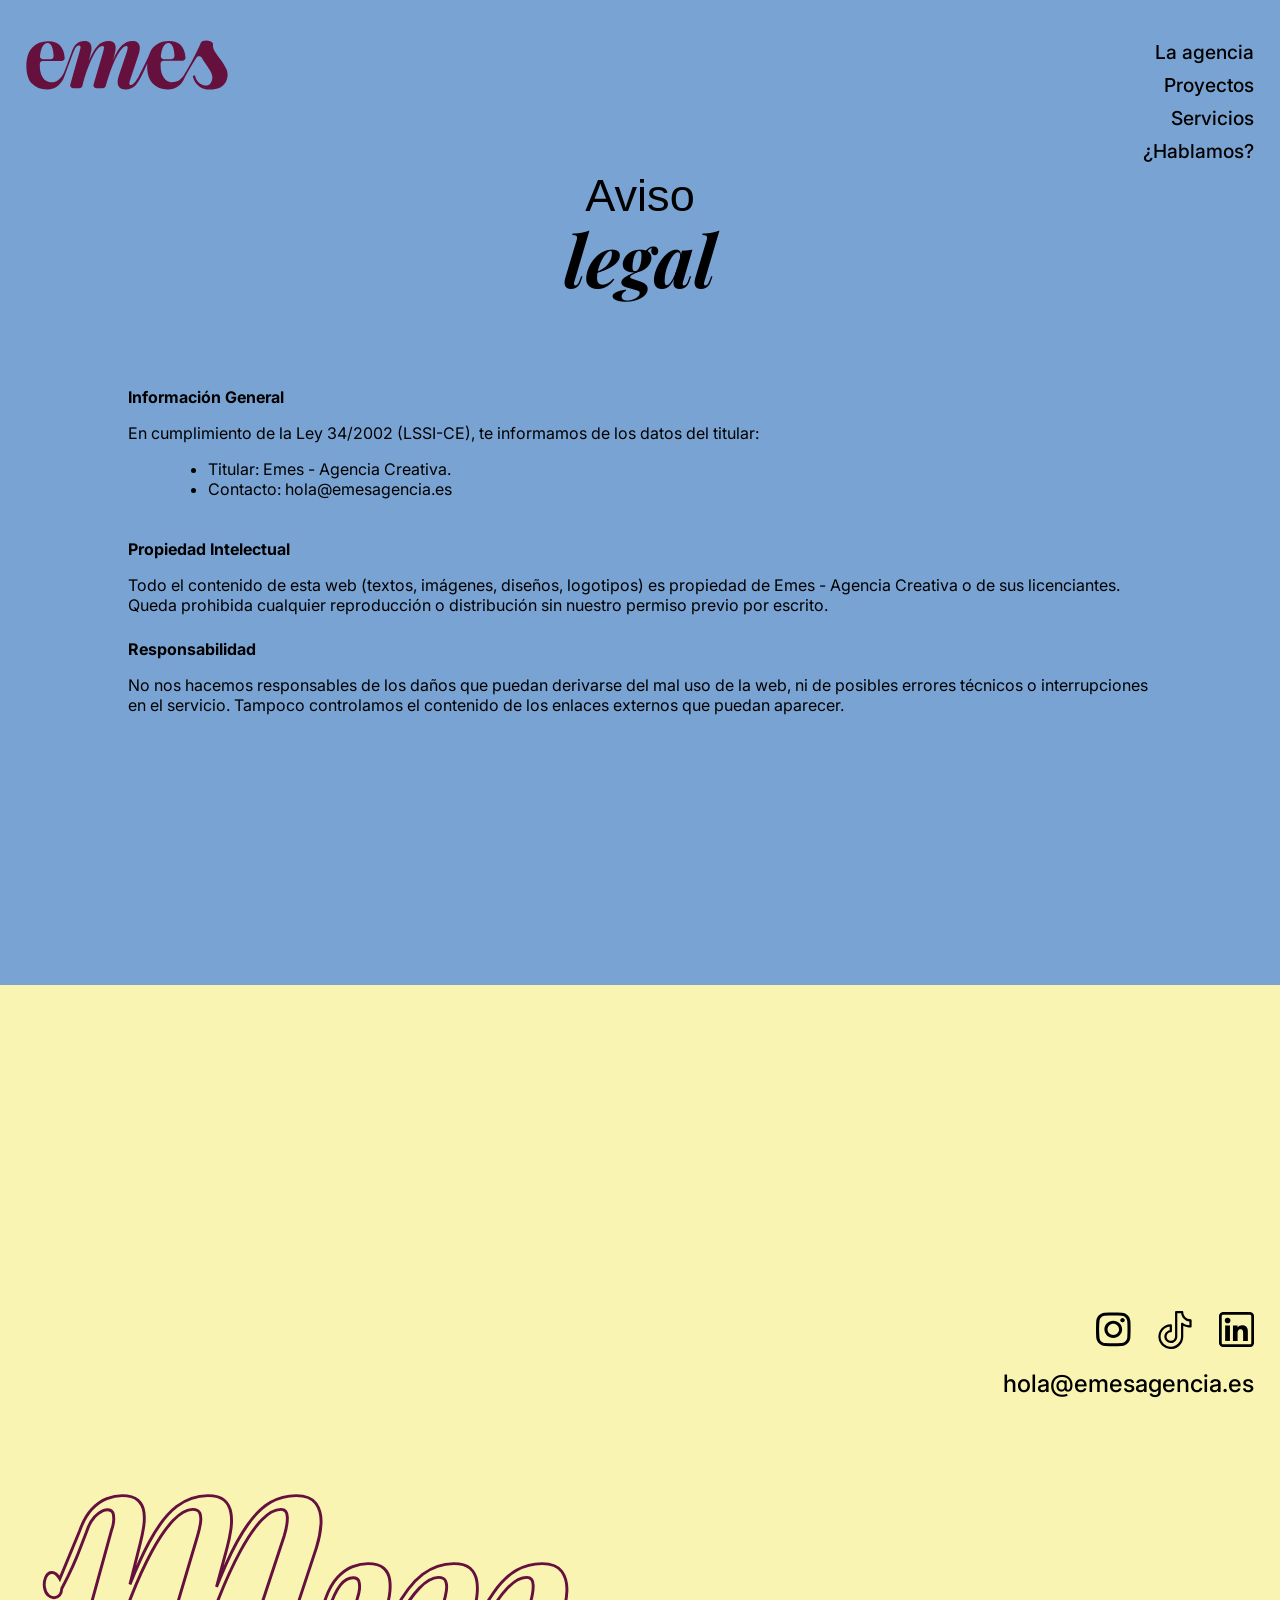
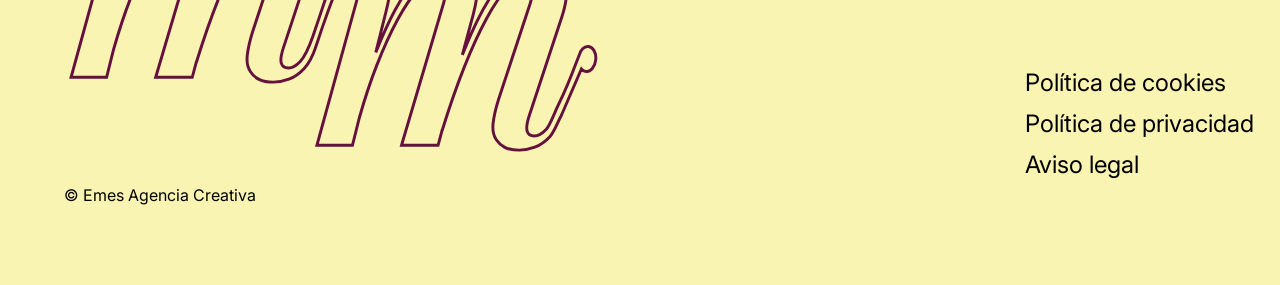
<file: uso de datos/aviso legal/index.html>
<!DOCTYPE html>
<html lang="es">

<head>
    <meta charset="UTF-8">
    <link rel="icon" type="image/png" href="../../assets/flaticon.png">
    <meta name="viewport" content="width=device-width, initial-scale=1.0">
    <title>Aviso Legal — Emes Agencia Creativa</title>
    <link rel="canonical" href="https://emesagencia.es/aviso-legal/">
    <meta property="og:type" content="website">
    <meta property="og:url" content="https://emesagencia.es/aviso-legal/">
    <meta property="og:title" content="Aviso Legal — Emes Agencia Creativa">
    <meta property="og:description" content="">
    <meta property="og:image" content="https://emesagencia.es/assets/og-emes.jpg">
    <link rel="preconnect" href="https://fonts.googleapis.com">
    <link rel="preconnect" href="https://fonts.gstatic.com" crossorigin>
    <link
        href="https://fonts.googleapis.com/css2?family=Inter:wght@100..900&family=Playfair+Display:ital,wght@0,400..900;1,400..900&display=swap"
        rel="stylesheet">
    <link href="https://api.fontshare.com/v2/css?f[]=excon@1,2&display=swap" rel="stylesheet">
    <link rel="stylesheet" href="../../estilo.css">

</head>

<body>
    <header class="header">
        <nav class="nav-container" id="main-nav">
            <h1 class="header__logo">
                <a href="../../index.html" aria-label="Emes Agencia Creativa - inicio">
                    <svg id="svg-emes" data-name="Capa 1" xmlns="http://www.w3.org/2000/svg" viewBox="0 0 265.86 65.79"
                    class="emes-logo-svg vertical-align">
                    <defs>
                        <style>
                            .logo-emes {
                                fill: #66103e;
                            }
                        </style>
                    </defs>
                    <path class="logo-emes"
                        d="M264.21,39.66v-.12c-1.44-3.66-4.04-8.09-7.8-13.31l-2.72-3.62c-3.07-4.04-5.23-7.33-6.48-9.89-.31-.64-.76-1.99-1.08-3.75-.47-2.64.33-3.66-.31-4.66-2.44-3.87-8.82-4.66-13.31-2.93-1.08.42-2.81,2.23-3.65,5.11-9.07,19.13-16.88,33.25-21.14,39.73-.57.88-4.19,6.26-9.12,8.18-3.12,1.22-6.31,1.16-6.31,1.16-2.65,0-5.12-.78-7.42-2.34-2.3-1.55-4.17-4.05-5.61-7.47-1.44-3.42-2.16-7.71-2.16-12.86,0-.56,0-1.08,0-1.58.02-2.17,1.78-3.91,3.95-3.91h24.89c2.31,0,4.13-1.98,3.94-4.29-1.15-14.44-8.42-21.65-21.8-21.65-6,0-11.17,1.35-15.52,4.02-2.99,1.84-4.83,3.84-5.28,4.34-3.45,3.78-4.09,6.99-6.69,13.21-.13.31-.27.63-.27.63-.21.44-.41.82-.57,1.12-1.55,3.23-3.14,6.47-4.76,9.72-2.65,5.35-5.31,10.6-7.99,15.76-.03.06-.06.12-.1.18-.56.94-5.39,8.9-8.7,8.9-1.01,0-1.55-.5-1.55-.5-.44-.41-.67-1.06-.67-1.96,0-.78.24-1.91.71-3.38l11.45-34.47c1.08-3.11,1.63-5.96,1.63-8.53,0-2.81-.78-5.03-2.34-6.66-1.55-1.63-3.97-2.46-7.24-2.46-5.23,0-9.84,1.87-13.85,5.61-4.01,3.74-7.97,10.24-11.86,19.52l2.1-7.47c.94-3.5,1.4-6.35,1.4-8.53,0-6.08-3.08-9.12-9.22-9.12-5.61,0-10.43,2.03-14.42,6.08-4.01,4.05-7.93,10.83-11.75,20.33l2.57-10.05c.71-2.65,1.06-4.98,1.06-7.02,0-2.81-.74-5.06-2.22-6.78-1.48-1.71-3.89-2.57-7.24-2.57-1.99,0-3.85.31-5.61.94-1.94.69-3.27,1.58-3.68,1.87-2.9,2.01-4.43,4.65-5.17,6.24-.51.98-.98,2.05-1.4,3.21l-3.15,8.88c-.6,1.59-2.21,5.92-4.39,11.75-2.46,6.56-3.72,9.89-5.74,12.84-.5.73-4.1,5.93-8.05,7.45-1.78.68-5.02,1.15-6.15,1.15h-.09c-2.65,0-5.12-.78-7.42-2.34-2.3-1.55-4.17-4.05-5.61-7.47-1.44-3.42-2.16-7.71-2.16-12.86,0-.56,0-1.08,0-1.58.02-2.17,1.78-3.91,3.95-3.91h24.89c2.31,0,4.13-1.98,3.94-4.29C49.77,8.82,42.51,1.61,29.13,1.61c-8.65,0-15.59,2.78-20.8,8.35C3.1,15.52.5,23.57.5,34.09s2.43,18.06,7.3,23.31c4.87,5.25,11.43,7.89,19.69,7.89,6,0,11-1.78,15.01-5.32,3.62-3.2,6.22-7.02,7.84-11.45.68-1.86,3.89-10.52,9.63-26l2.22-5.96c.57-1.32.95-2.22,1.52-3.55l.33-.73c.24-.55.31-.74.44-1.03,0,0,.26-.58.97-1.48.2-.25.36-.42.4-.47,1.66-1.83,2.95-2.16,3.8-2.16,1.4,0,2.1.82,2.1,2.46,0,.93-.2,2.06-.59,3.38l-12.84,45.45c-.71,2.52,1.18,5.03,3.8,5.03h8.19c1.8,0,3.38-1.22,3.83-2.96l2.28-8.83v.12c3.89-13.01,8.05-23.56,12.44-31.67,4.4-8.1,8.35-12.15,11.86-12.15,1.24,0,1.87.74,1.87,2.22,0,1.16-.31,2.77-.94,4.8l-12.77,43.42c-.74,2.53,1.15,5.07,3.79,5.07h8.43c1.77,0,3.33-1.18,3.8-2.89l2.24-7.99v.35c4.52-14.65,9.02-25.81,13.5-33.48,4.48-7.67,8.31-11.51,11.51-11.51,1.08,0,1.63.78,1.63,2.34,0,1.1-.31,2.65-.94,4.68l-10.52,31.55c-1.16,3.5-1.75,6.55-1.75,9.12,0,2.18.43,3.93,1.28,5.25,1.71,2.81,4.83,4.21,9.34,4.21.61,0,1.61,0,2.87-.21,0,0,2.89-.46,5.67-2,4.04-2.22,6.87-5.51,11.89-15.03,2.3-4.36,5.11-10.1,7.93-17.05-.04.68-.1,1.79-.1,3.18,0,4.59.01,15.44,7.3,23.31,4.87,5.25,11.43,7.89,19.69,7.89,6,0,11-1.78,15.01-5.32.89-.78,3.24-2.86,5.37-6.32,1.18-1.89,1.8-3.44,1.96-3.79,1.23-2.88,5.4-10.26,15.61-26.62,1.61-2.58,5.4-2.52,6.91.12,1.35,2.37,3.38,5.57,6.11,9.59,2.31,3.37,4.02,5.97,5.13,7.83,1.11,1.84,1.89,3.83,2.36,5.93.47,2.12.37,4.32-.31,6.64-.51,1.76-1.48,4.49-4.39,5.92-2.72,1.32-5.58.71-6.57.44-3.65-.97-5.91-3.18-6.98-4.34-2.45-2.65-3.51-5.57-3.98-7.57-.19-.8-.99-1.29-1.79-1.14-.01,0-.02,0-.03,0-.85.17-1.41,1-1.21,1.84.26,1.11.65,2.35,1.21,3.66,1.2,2.84,2.77,4.9,3.97,6.26.77.8,2.55,2.52,4.76,3.89,1.23.76,2.38,1.28,2.69,1.42,1.11.48,1.78.71,2.65.91,2.85.72,8.58,1.14,14.12,0,1.89-.39,5.5-.93,9.45-3.99,2.86-2.21,4.82-5.13,5.88-8.78,1.31-4.47,1.23-8.52-.22-12.16ZM177.42,20.76c.6-5.04,1.62-8.93,3.05-11.65h-.01c1.83-3.46,4.14-5.2,6.95-5.2s4.77,2.01,6.14,6.02c1.04,3.07,1.64,6.77,1.79,11.1.08,2.26-1.69,4.15-3.95,4.15h-10.05c-2.36,0-4.21-2.07-3.93-4.42ZM18.39,20.89c.6-5.04,1.62-8.93,3.05-11.65h-.01c1.83-3.46,4.14-5.2,6.95-5.2s4.77,2.01,6.14,6.02c1.04,3.07,1.64,6.77,1.79,11.1.08,2.26-1.69,4.15-3.95,4.15h-10.05c-2.36,0-4.21-2.07-3.93-4.42Z" />
                </svg>
                    <span class="visually-hidden">Emes Agencia Creativa</span>
                </a>
            </h1>

            <input type="checkbox" id="menu-toggle" class="menu-checkbox">

            <label for="menu-toggle" class="nav__burguer" aria-label="Abrir menú">
                <span></span>
                <span></span>
                <span></span>
            </label>

            <div class="header__menu">
                <ul class="header__menu_list">
                    <li><a href="../../la-agencia/index.html">La agencia</a></li>
                    <li><a href="../../proyectos/index.html">Proyectos</a></li>
                    <li><a href="../../servicios/index.html">Servicios</a></li>
                    <li><a href="../../contacto/index.html">¿Hablamos?</a></li>
                </ul>
            </div>

            <!-- OVERLAY MENÚ HAMBURGUESA -->
            <div class="menu__overlay u-flex-col">

                <div class="menu__overlay_header">
                    <?xml version="1.0" encoding="UTF-8"?>
                    <svg id="svg-emes-contorno" data-name="Capa 1" xmlns="http://www.w3.org/2000/svg"
                        viewBox="0 0 265.86 65.79" class="emes-logo-svg">
                        <defs>
                            <style>
                                .cls-1 {
                                    fill: none;
                                    stroke: #66103e;
                                    stroke-miterlimit: 10;
                                }
                            </style>
                        </defs>
                        <path class="cls-1"
                            d="M264.21,39.66v-.12c-1.44-3.66-4.04-8.09-7.8-13.31l-2.72-3.62c-3.07-4.04-5.23-7.33-6.48-9.89-.31-.64-.76-1.99-1.08-3.75-.47-2.64.33-3.66-.31-4.66-2.44-3.87-8.82-4.66-13.31-2.93-1.08.42-2.81,2.23-3.65,5.11-9.07,19.13-16.88,33.25-21.14,39.73-.57.88-4.19,6.26-9.12,8.18-3.12,1.22-6.31,1.16-6.31,1.16-2.65,0-5.12-.78-7.42-2.34-2.3-1.55-4.17-4.05-5.61-7.47-1.44-3.42-2.16-7.71-2.16-12.86,0-.56,0-1.08,0-1.58.02-2.17,1.78-3.91,3.95-3.91h24.89c2.31,0,4.13-1.98,3.94-4.29-1.15-14.44-8.42-21.65-21.8-21.65-6,0-11.17,1.35-15.52,4.02-2.99,1.84-4.83,3.84-5.28,4.34-3.45,3.78-4.09,6.99-6.69,13.21-.13.31-.27.63-.27.63-.21.44-.41.82-.57,1.12-1.55,3.23-3.14,6.47-4.76,9.72-2.65,5.35-5.31,10.6-7.99,15.76-.03.06-.06.12-.1.18-.56.94-5.39,8.9-8.7,8.9-1.01,0-1.55-.5-1.55-.5-.44-.41-.67-1.06-.67-1.96,0-.78.24-1.91.71-3.38l11.45-34.47c1.08-3.11,1.63-5.96,1.63-8.53,0-2.81-.78-5.03-2.34-6.66-1.55-1.63-3.97-2.46-7.24-2.46-5.23,0-9.84,1.87-13.85,5.61-4.01,3.74-7.97,10.24-11.86,19.52l2.1-7.47c.94-3.5,1.4-6.35,1.4-8.53,0-6.08-3.08-9.12-9.22-9.12-5.61,0-10.43,2.03-14.42,6.08-4.01,4.05-7.93,10.83-11.75,20.33l2.57-10.05c.71-2.65,1.06-4.98,1.06-7.02,0-2.81-.74-5.06-2.22-6.78-1.48-1.71-3.89-2.57-7.24-2.57-1.99,0-3.85.31-5.61.94-1.94.69-3.27,1.58-3.68,1.87-2.9,2.01-4.43,4.65-5.17,6.24-.51.98-.98,2.05-1.4,3.21l-3.15,8.88c-.6,1.59-2.21,5.92-4.39,11.75-2.46,6.56-3.72,9.89-5.74,12.84-.5.73-4.1,5.93-8.05,7.45-1.78.68-5.02,1.15-6.15,1.15h-.09c-2.65,0-5.12-.78-7.42-2.34-2.3-1.55-4.17-4.05-5.61-7.47-1.44-3.42-2.16-7.71-2.16-12.86,0-.56,0-1.08,0-1.58.02-2.17,1.78-3.91,3.95-3.91h24.89c2.31,0,4.13-1.98,3.94-4.29C49.77,8.82,42.51,1.61,29.13,1.61c-8.65,0-15.59,2.78-20.8,8.35C3.1,15.52.5,23.57.5,34.09s2.43,18.06,7.3,23.31c4.87,5.25,11.43,7.89,19.69,7.89,6,0,11-1.78,15.01-5.32,3.62-3.2,6.22-7.02,7.84-11.45.68-1.86,3.89-10.52,9.63-26l2.22-5.96c.57-1.32.95-2.22,1.52-3.55l.33-.73c.24-.55.31-.74.44-1.03,0,0,.26-.58.97-1.48.2-.25.36-.42.4-.47,1.66-1.83,2.95-2.16,3.8-2.16,1.4,0,2.1.82,2.1,2.46,0,.93-.2,2.06-.59,3.38l-12.84,45.45c-.71,2.52,1.18,5.03,3.8,5.03h8.19c1.8,0,3.38-1.22,3.83-2.96l2.28-8.83v.12c3.89-13.01,8.05-23.56,12.44-31.67,4.4-8.1,8.35-12.15,11.86-12.15,1.24,0,1.87.74,1.87,2.22,0,1.16-.31,2.77-.94,4.8l-12.77,43.42c-.74,2.53,1.15,5.07,3.79,5.07h8.43c1.77,0,3.33-1.18,3.8-2.89l2.24-7.99v.35c4.52-14.65,9.02-25.81,13.5-33.48,4.48-7.67,8.31-11.51,11.51-11.51,1.08,0,1.63.78,1.63,2.34,0,1.1-.31,2.65-.94,4.68l-10.52,31.55c-1.16,3.5-1.75,6.55-1.75,9.12,0,2.18.43,3.93,1.28,5.25,1.71,2.81,4.83,4.21,9.34,4.21.61,0,1.61,0,2.87-.21,0,0,2.89-.46,5.67-2,4.04-2.22,6.87-5.51,11.89-15.03,2.3-4.36,5.11-10.1,7.93-17.05-.04.68-.1,1.79-.1,3.18,0,4.59.01,15.44,7.3,23.31,4.87,5.25,11.43,7.89,19.69,7.89,6,0,11-1.78,15.01-5.32.89-.78,3.24-2.86,5.37-6.32,1.18-1.89,1.8-3.44,1.96-3.79,1.23-2.88,5.4-10.26,15.61-26.62,1.61-2.58,5.4-2.52,6.91.12,1.35,2.37,3.38,5.57,6.11,9.59,2.31,3.37,4.02,5.97,5.13,7.83,1.11,1.84,1.89,3.83,2.36,5.93.47,2.12.37,4.32-.31,6.64-.51,1.76-1.48,4.49-4.39,5.92-2.72,1.32-5.58.71-6.57.44-3.65-.97-5.91-3.18-6.98-4.34-2.45-2.65-3.51-5.57-3.98-7.57-.19-.8-.99-1.29-1.79-1.14-.01,0-.02,0-.03,0-.85.17-1.41,1-1.21,1.84.26,1.11.65,2.35,1.21,3.66,1.2,2.84,2.77,4.9,3.97,6.26.77.8,2.55,2.52,4.76,3.89,1.23.76,2.38,1.28,2.69,1.42,1.11.48,1.78.71,2.65.91,2.85.72,8.58,1.14,14.12,0,1.89-.39,5.5-.93,9.45-3.99,2.86-2.21,4.82-5.13,5.88-8.78,1.31-4.47,1.23-8.52-.22-12.16ZM177.42,20.76c.6-5.04,1.62-8.93,3.05-11.65h-.01c1.83-3.46,4.14-5.2,6.95-5.2s4.77,2.01,6.14,6.02c1.04,3.07,1.64,6.77,1.79,11.1.08,2.26-1.69,4.15-3.95,4.15h-10.05c-2.36,0-4.21-2.07-3.93-4.42ZM18.39,20.89c.6-5.04,1.62-8.93,3.05-11.65h-.01c1.83-3.46,4.14-5.2,6.95-5.2s4.77,2.01,6.14,6.02c1.04,3.07,1.64,6.77,1.79,11.1.08,2.26-1.69,4.15-3.95,4.15h-10.05c-2.36,0-4.21-2.07-3.93-4.42Z" />
                    </svg>
                </div>

                <nav class="menu__overlay_nav u-flex-center">
                    <ul class="menu__overlay_nav_list">
                        <li><a href="../../la-agencia/index.html">La agencia</a></li>
                        <li><a href="../../proyectos/index.html">Proyectos</a></li>
                        <li><a href="../../servicios/index.html">Servicios</a></li>
                        <li><a href="../../contacto/index.html">¿Hablamos?</a></li>
                    </ul>
                </nav>

                <div class="menu__overlay_footer u-flex-col">
                    <?xml version="1.0" encoding="UTF-8"?>
                    <svg id="svg-mm-contorno" data-name="Capa 1" xmlns="http://www.w3.org/2000/svg"
                        viewBox="0 0 200.99 90.3" class="logo-mm-contorno__footer">
                        <defs>
                            <style>
                                .cls-1 {
                                    fill: none;
                                    stroke: #66103e;
                                    stroke-miterlimit: 10;
                                }
                            </style>
                        </defs>
                        <path class="cls-1"
                            d="M192.12,53.21c-1.42-.15-2.76,1.22-3.22,3.16-1.03,2.36-2.73,7.93-6.84,16.38-2.03,4.17-3.01,7.31-4.39,8.79-1.39,1.48-2.73,2.23-4.04,2.23s-2.12-.55-2.43-1.64c-.31-1.09-.08-2.81.69-5.16l11.32-34.35c.92-2.89,1.44-5.67,1.56-8.32.12-2.66-.46-4.88-1.73-6.68-1.27-1.8-3.52-2.7-6.76-2.7s-6.07.76-8.72,2.29c-2.66,1.52-5.24,4.03-7.74,7.5-2.5,3.48-5.03,8.09-7.57,13.83-1.02,2.31-2.08,4.84-3.16,7.58l3.63-13.5c.54-2.03.96-4.08,1.27-6.15.31-2.07.31-3.99,0-5.74-.31-1.76-1.06-3.16-2.25-4.22-1.2-1.06-3.06-1.58-5.6-1.58-3.85,0-7.39,1.23-10.63,3.69-3.24,2.46-6.4,6.56-9.48,12.31-2.08,3.87-4.24,8.66-6.49,14.32l3.49-13.91c.46-1.8.85-3.63,1.15-5.51.31-1.88.35-3.65.12-5.33-.23-1.68-.92-3.03-2.08-4.05-1.15-1.01-2.93-1.52-5.31-1.52-1.69,0-3.45.35-5.26,1.05-1.81.7-3.52,1.92-5.14,3.63-1.62,1.72-3,4.18-4.16,7.38l-2.58,7.74h-.01l-1.62,4.81c-1.54,4.38-3.01,7.31-4.39,8.79-1.39,1.48-2.73,2.23-4.04,2.23s-2.12-.55-2.43-1.64c-.31-1.09-.08-2.81.69-5.16l11.32-34.35c.92-2.89,1.44-5.67,1.56-8.32.12-2.66-.46-4.88-1.73-6.68-1.27-1.8-3.52-2.7-6.76-2.7s-6.07.76-8.72,2.29c-2.66,1.52-5.24,4.03-7.74,7.5-2.5,3.48-5.03,8.09-7.57,13.83-1.02,2.31-2.08,4.84-3.16,7.58l3.63-13.5c.54-2.03.96-4.08,1.27-6.15.31-2.07.31-3.99,0-5.74-.31-1.76-1.06-3.16-2.25-4.22-1.2-1.06-3.06-1.58-5.6-1.58-3.85,0-7.39,1.23-10.63,3.69-3.24,2.46-6.4,6.56-9.48,12.31-2.08,3.87-4.24,8.66-6.49,14.32l3.49-13.91c.46-1.8.85-3.63,1.15-5.51.31-1.88.35-3.65.12-5.33-.23-1.68-.92-3.03-2.08-4.05-1.15-1.01-2.93-1.52-5.31-1.52-1.69,0-3.45.35-5.26,1.05-1.81.7-3.52,1.92-5.14,3.63-1.62,1.72-3,4.18-4.16,7.38l-6.76,16.34c-.69-1.26-1.85-2.3-2.96-2.14-1.63.23-2.61,2.62-2.28,5,.33,2.38,1.92,3.79,3.55,3.55,1.32-.19,2.25-1.3,2.38-3.11,4.91-9.22,6.19-13.57,7.1-15.9.84-2.15,1.16-2.99,1.9-4.96.3-.8.98-2.17,2.15-3.53,0,0,2.2-2.52,4.39-2.52,1.08,0,1.73.41,1.96,1.23.23.82.29,1.76.17,2.81-.12,1.06-.33,1.98-.64,2.76l-13.87,50.41h12.13l2.36-9.4c1.79-6.35,3.75-12.29,5.9-17.79,2.35-6.02,4.76-11.29,7.22-15.82,2.46-4.53,4.89-8.05,7.28-10.55,2.39-2.5,4.58-3.75,6.59-3.75,1.31,0,2.14.43,2.48,1.29.35.86.42,1.95.23,3.28-.19,1.33-.52,2.77-.98,4.34l-14.33,48.41h12.48l1.43-5.32-.04.28c2.46-7.97,4.97-15.16,7.51-21.57,2.54-6.41,5.06-11.92,7.57-16.53,2.5-4.61,4.91-8.13,7.22-10.55,2.31-2.42,4.51-3.63,6.59-3.63,1.46,0,2.2.92,2.2,2.75s-.35,3.89-1.04,6.15l-10.86,32.94c-.92,2.97-1.52,5.61-1.79,7.91-.27,2.31.1,4.2,1.1,5.69.69,1.1,1.66,1.95,2.89,2.58,1.23.62,2.89.94,4.97.94,1.69,0,3.45-.33,5.26-1s3.52-1.85,5.14-3.58c1.62-1.72,2.96-4.22,4.04-7.5l2.57-7.62h.02l1.73-4.92c1.39-3.99,2.73-6.82,4.04-8.5,1.31-1.68,2.77-2.52,4.39-2.52,1.08,0,1.73.41,1.96,1.23.23.82.29,1.76.17,2.81-.12,1.06-.33,1.98-.64,2.76l-13.87,50.41h12.13l2.36-9.4c1.79-6.35,3.75-12.29,5.9-17.79,2.35-6.02,4.76-11.29,7.22-15.82,2.46-4.53,4.89-8.05,7.28-10.55,2.39-2.5,4.58-3.75,6.59-3.75,1.31,0,2.14.43,2.48,1.29.35.86.42,1.95.23,3.28-.19,1.33-.52,2.77-.98,4.34l-14.33,48.41h12.48l1.43-5.32-.04.28c2.46-7.97,4.97-15.16,7.51-21.57,2.54-6.41,5.06-11.92,7.57-16.53,2.5-4.61,4.91-8.13,7.22-10.55,2.31-2.42,4.51-3.63,6.59-3.63,1.46,0,2.2.92,2.2,2.75s-.35,3.89-1.04,6.15l-10.86,32.94c-.92,2.97-1.52,5.61-1.79,7.91-.27,2.31.1,4.2,1.1,5.69.69,1.1,1.66,1.95,2.89,2.58,1.23.62,2.89.94,4.97.94,1.69,0,3.45-.33,5.26-1s3.52-1.85,5.14-3.58c1.62-1.72,2.35-4.35,4.04-7.5l6.74-15.61c.42.49.94.81,1.53.87,1.62.17,3.12-1.61,3.36-3.98.24-2.36-.88-4.41-2.5-4.58Z" />
                    </svg>

                    <div class="footer__items u-flex-col">
                        <div class="footer__social-icons u-flex-center">
                            <a href="https://www.instagram.com/emesagencia/" aria-label="Instagram" target="_blank" rel="noopener noreferrer">
                    <svg class="size-icons" width="44" height="43" viewBox="0 0 44 43" fill="none" xmlns="http://www.w3.org/2000/svg">
                        <path d="M31.9839 42.2702C24.9396 42.6569 18.2015 42.6569 11.4635 42.2702C5.20669 41.8835 0.612551 37.4577 0.262522 31.3562C-0.0875074 24.6961 -0.0875074 18.1649 0.262522 11.4618C0.525044 5.66109 4.8129 0.891594 10.6759 0.418942C18.0703 -0.139647 25.1584 -0.139647 32.5527 0.418942C38.6345 0.848626 43.0536 5.70406 43.3162 11.6767C43.5787 18.3368 43.5787 24.6961 43.2286 31.3562C42.9224 37.3288 38.4157 42.0124 32.0277 42.3131L31.9839 42.2702ZM32.1152 38.403C36.4906 38.1452 39.1158 34.7507 39.3345 30.8406C39.6846 24.3953 39.6846 18.1219 39.3345 11.6337C39.1158 7.80951 36.5343 4.58688 32.509 4.24313C25.1584 3.64157 17.9828 3.5986 10.6759 4.2861C7.26311 4.62985 4.68165 7.29389 4.37537 10.6884C3.71906 17.7352 3.76282 24.6961 4.37537 31.7429C4.68165 35.4382 7.6569 38.1452 11.4197 38.403C18.289 38.8327 25.0709 38.8757 32.1589 38.403H32.1152Z" fill="black"/>
                        <path d="M35.9217 9.91453C35.9217 8.49657 34.7404 7.37939 33.3403 7.37939C31.9401 7.37939 30.7588 8.49657 30.7588 9.91453C30.7588 11.3325 31.9401 12.4497 33.3403 12.4497C34.7404 12.4497 35.9217 11.3325 35.9217 9.91453Z" fill="black"/>
                        <path d="M32.8593 21.3017C32.8593 27.3172 27.8714 32.2156 21.7021 32.2156C15.5328 32.2156 10.5449 27.3172 10.5449 21.3017C10.5449 15.2861 15.5328 10.3877 21.7021 10.3877C27.8714 10.3877 32.8593 15.2861 32.8593 21.3017ZM28.9652 21.2587C28.9652 17.3486 25.7275 14.1689 21.7459 14.1689C17.7643 14.1689 14.5265 17.3486 14.5265 21.2587C14.5265 25.1688 17.7643 28.3485 21.7459 28.3485C25.7275 28.3485 28.9652 25.1688 28.9652 21.2587Z" fill="black"/>
                        <path d="M33.3403 12.4497C34.766 12.4497 35.9217 11.3146 35.9217 9.91453C35.9217 8.51441 34.766 7.37939 33.3403 7.37939C31.9146 7.37939 30.7588 8.51441 30.7588 9.91453C30.7588 11.3146 31.9146 12.4497 33.3403 12.4497Z" fill="black"/>
                    </svg>
                </a>

                            <a href="https://www.tiktok.com/@emesagencia?is_from_webapp=1&sender_device=pc" aria-label="TikTok" target="_blank" rel="noopener noreferrer">
                    <svg class="size-icons size-icons-tiktok" id="Capa_1" data-name="Capa 1" xmlns="http://www.w3.org/2000/svg" viewBox="0 0 80.05 91.44">
                        <path d="M32.48,91.44h-5.07c-12.65-1.16-23.39-10.14-26.51-22.64-2.28-9.16-.17-18.79,5.88-26.2,5.54-6.79,14-11.02,23.12-11.01,1.42,0,2.75,1.03,2.75,2.57v14.61c0,1.5-1.36,2.53-2.78,2.55-5.69.08-10.14,4.72-10.12,10.26.02,5.54,4.43,10.08,10.04,10.2,5.28.12,10.37-4.14,10.37-9.8l.07-59.28c0-1.43,1.06-2.69,2.51-2.69h14.64c1.44,0,2.55,1.26,2.55,2.63.03,9.75,7.92,17.49,17.64,17.48,1.33,0,2.47,1.26,2.47,2.57v14.47c-.05,1.56-1.25,2.67-2.81,2.66-6.08-.04-11.93-1.48-17.27-4.33l-.07,26.83c-.28,15.36-12.36,27.8-27.41,29.12ZM54.57,30.67c0-1.26.77-2.08,1.63-2.46.96-.43,1.93-.22,2.8.4,4.64,3.3,10.01,5.26,15.69,5.74l-.02-9.04c-10.51-1.29-18.68-9.51-19.95-19.95h-9.15s.03,55.92.03,55.92c0,8.41-6.35,15.33-14.63,15.86-8.24.53-15.54-5.53-16.51-13.76-.96-8.14,4.56-15.72,12.82-17.21v-9.08c-13.32,1.52-22.85,13.24-21.84,26.32s12.23,23.18,25.4,22.72c13.05-.45,23.71-11.2,23.72-24.53v-30.93Z"/>
                    </svg>
                </a>

                            <a href="https://www.linkedin.com/company/emes-agencia-creativa/about/" aria-label="LinkedIn" target="_blank" rel="noopener noreferrer">
                    <svg class="size-icons" id="Capa_1" data-name="Capa 1" xmlns="http://www.w3.org/2000/svg" viewBox="0 0 91.44 91.44">
                        <path d="M82.33,91.44H9.11c-4.64-.86-8.26-4.47-9.11-9.11V9.1C.86,4.4,4.49.83,9.39,0h72.65c4.97.83,8.55,4.42,9.39,9.39v72.65c-.83,4.91-4.4,8.53-9.1,9.39ZM80.7,84.29c2.02,0,3.6-1.58,3.6-3.6V10.74c0-2.02-1.58-3.6-3.6-3.6H10.75c-2.02,0-3.6,1.58-3.6,3.6v69.95c0,2.02,1.58,3.6,3.6,3.6h69.95Z"/>
                        <circle cx="22.5" cy="22.32" r="7.32"/>
                        <g>
                            <path d="M57.89,45.29c-3.6-.55-6.94.63-8.33,4.1-.65,1.62-.86,3.27-.98,5.09v21.06s-12.15,0-12.15,0v-40.36s12.14,0,12.14,0l.03,5.4c3.63-5.97,10.79-7.06,17.36-5.45,3.96.97,6.81,3.8,8.08,7.64.92,2.77,1.16,5.52,1.32,8.51v24.27s-12.31,0-12.31,0v-21.59c-.15-3.96-1.05-8.03-5.16-8.66Z"/>
                            <rect x="16.07" y="35.18" width="12.5" height="40.36"/>
                        </g>
                    </svg>
                </a>
                        </div>

                        <p class="footer__copyright">© Emes Agencia Creativa</p>
                    </div>
                </div>
            </div>
        </nav>
    </header>

    <main class="uso-datos__main u-flex-col u-bg-blue">
        <div class="u-flex-col titulo-pagina">
            <p class="titulo1-excon">Aviso</p>
            <h2 class="titulo2-playfair">legal</h2>
        </div>

        <article>
            <div class="article__space_p u-flex-col">
                <div>
                    <p class="bold">Información General</p>
                    <p>En cumplimiento de la Ley 34/2002 (LSSI-CE), te informamos de los datos del titular:
                    <ul>
                        <li>Titular: Emes - Agencia Creativa.</li>
                        <li>Contacto: hola@emesagencia.es</li>
                    </ul>
                    </p>

                </div>

                <div>
                    <p class="bold">Propiedad Intelectual</p>
                    <p>Todo el contenido de esta web (textos, imágenes, diseños, logotipos) es propiedad de Emes -
                        Agencia Creativa o de sus
                        licenciantes. Queda prohibida cualquier reproducción o distribución sin nuestro permiso previo
                        por escrito.</p>
                </div>

                <div>
                    <p class="bold">Responsabilidad</p>
                    <p>No nos hacemos responsables de los daños que puedan derivarse del mal uso de la web, ni de
                        posibles errores técnicos o interrupciones en el servicio. Tampoco controlamos el contenido de
                        los enlaces externos que puedan aparecer.</p>
                </div>

            </div>
        </article>
    </main>



    <!-- FOOTER MÓVIL -->
    <footer class="footer-mobile u-flex-col u-bg-yellow">
        <div class="footer-mobile__top u-flex-col">
            <a href="mailto:hola@emesagencia.es" class="footer-mobile__email">hola@emesagencia.es</a>

            <!-- nav semántico para los links legales, usamos nav porque es un grupo de enlaces de navegación pero se diferencia del nav principal del header con aria label-->
            <nav class="footer-mobile__legal u-flex-col" aria-label="Enlaces legales">
                <a href="../cookies/index.html">Política de cookies</a>
                <a href="../politica privacidad/index.html">Política de privacidad</a>
                <a href="../aviso legal/index.html">Aviso legal</a>
            </nav>
        </div>
        <div class="footer-mobile__bottom u-flex-col">
            <!-- SVG de logo-mm-contorno -->
            <?xml version="1.0" encoding="UTF-8"?>
            <svg id="svg-mm-contorno" data-name="Capa 1" xmlns="http://www.w3.org/2000/svg" viewBox="0 0 200.99 90.3"
                class="logo-mm-contorno__footer">
                <defs>
                    <style>
                        .cls-1 {
                            fill: none;
                            stroke: #66103e;
                            stroke-miterlimit: 10;
                        }
                    </style>
                </defs>
                <path class="cls-1"
                    d="M192.12,53.21c-1.42-.15-2.76,1.22-3.22,3.16-1.03,2.36-2.73,7.93-6.84,16.38-2.03,4.17-3.01,7.31-4.39,8.79-1.39,1.48-2.73,2.23-4.04,2.23s-2.12-.55-2.43-1.64c-.31-1.09-.08-2.81.69-5.16l11.32-34.35c.92-2.89,1.44-5.67,1.56-8.32.12-2.66-.46-4.88-1.73-6.68-1.27-1.8-3.52-2.7-6.76-2.7s-6.07.76-8.72,2.29c-2.66,1.52-5.24,4.03-7.74,7.5-2.5,3.48-5.03,8.09-7.57,13.83-1.02,2.31-2.08,4.84-3.16,7.58l3.63-13.5c.54-2.03.96-4.08,1.27-6.15.31-2.07.31-3.99,0-5.74-.31-1.76-1.06-3.16-2.25-4.22-1.2-1.06-3.06-1.58-5.6-1.58-3.85,0-7.39,1.23-10.63,3.69-3.24,2.46-6.4,6.56-9.48,12.31-2.08,3.87-4.24,8.66-6.49,14.32l3.49-13.91c.46-1.8.85-3.63,1.15-5.51.31-1.88.35-3.65.12-5.33-.23-1.68-.92-3.03-2.08-4.05-1.15-1.01-2.93-1.52-5.31-1.52-1.69,0-3.45.35-5.26,1.05-1.81.7-3.52,1.92-5.14,3.63-1.62,1.72-3,4.18-4.16,7.38l-2.58,7.74h-.01l-1.62,4.81c-1.54,4.38-3.01,7.31-4.39,8.79-1.39,1.48-2.73,2.23-4.04,2.23s-2.12-.55-2.43-1.64c-.31-1.09-.08-2.81.69-5.16l11.32-34.35c.92-2.89,1.44-5.67,1.56-8.32.12-2.66-.46-4.88-1.73-6.68-1.27-1.8-3.52-2.7-6.76-2.7s-6.07.76-8.72,2.29c-2.66,1.52-5.24,4.03-7.74,7.5-2.5,3.48-5.03,8.09-7.57,13.83-1.02,2.31-2.08,4.84-3.16,7.58l3.63-13.5c.54-2.03.96-4.08,1.27-6.15.31-2.07.31-3.99,0-5.74-.31-1.76-1.06-3.16-2.25-4.22-1.2-1.06-3.06-1.58-5.6-1.58-3.85,0-7.39,1.23-10.63,3.69-3.24,2.46-6.4,6.56-9.48,12.31-2.08,3.87-4.24,8.66-6.49,14.32l3.49-13.91c.46-1.8.85-3.63,1.15-5.51.31-1.88.35-3.65.12-5.33-.23-1.68-.92-3.03-2.08-4.05-1.15-1.01-2.93-1.52-5.31-1.52-1.69,0-3.45.35-5.26,1.05-1.81.7-3.52,1.92-5.14,3.63-1.62,1.72-3,4.18-4.16,7.38l-6.76,16.34c-.69-1.26-1.85-2.3-2.96-2.14-1.63.23-2.61,2.62-2.28,5,.33,2.38,1.92,3.79,3.55,3.55,1.32-.19,2.25-1.3,2.38-3.11,4.91-9.22,6.19-13.57,7.1-15.9.84-2.15,1.16-2.99,1.9-4.96.3-.8.98-2.17,2.15-3.53,0,0,2.2-2.52,4.39-2.52,1.08,0,1.73.41,1.96,1.23.23.82.29,1.76.17,2.81-.12,1.06-.33,1.98-.64,2.76l-13.87,50.41h12.13l2.36-9.4c1.79-6.35,3.75-12.29,5.9-17.79,2.35-6.02,4.76-11.29,7.22-15.82,2.46-4.53,4.89-8.05,7.28-10.55,2.39-2.5,4.58-3.75,6.59-3.75,1.31,0,2.14.43,2.48,1.29.35.86.42,1.95.23,3.28-.19,1.33-.52,2.77-.98,4.34l-14.33,48.41h12.48l1.43-5.32-.04.28c2.46-7.97,4.97-15.16,7.51-21.57,2.54-6.41,5.06-11.92,7.57-16.53,2.5-4.61,4.91-8.13,7.22-10.55,2.31-2.42,4.51-3.63,6.59-3.63,1.46,0,2.2.92,2.2,2.75s-.35,3.89-1.04,6.15l-10.86,32.94c-.92,2.97-1.52,5.61-1.79,7.91-.27,2.31.1,4.2,1.1,5.69.69,1.1,1.66,1.95,2.89,2.58,1.23.62,2.89.94,4.97.94,1.69,0,3.45-.33,5.26-1s3.52-1.85,5.14-3.58c1.62-1.72,2.96-4.22,4.04-7.5l2.57-7.62h.02l1.73-4.92c1.39-3.99,2.73-6.82,4.04-8.5,1.31-1.68,2.77-2.52,4.39-2.52,1.08,0,1.73.41,1.96,1.23.23.82.29,1.76.17,2.81-.12,1.06-.33,1.98-.64,2.76l-13.87,50.41h12.13l2.36-9.4c1.79-6.35,3.75-12.29,5.9-17.79,2.35-6.02,4.76-11.29,7.22-15.82,2.46-4.53,4.89-8.05,7.28-10.55,2.39-2.5,4.58-3.75,6.59-3.75,1.31,0,2.14.43,2.48,1.29.35.86.42,1.95.23,3.28-.19,1.33-.52,2.77-.98,4.34l-14.33,48.41h12.48l1.43-5.32-.04.28c2.46-7.97,4.97-15.16,7.51-21.57,2.54-6.41,5.06-11.92,7.57-16.53,2.5-4.61,4.91-8.13,7.22-10.55,2.31-2.42,4.51-3.63,6.59-3.63,1.46,0,2.2.92,2.2,2.75s-.35,3.89-1.04,6.15l-10.86,32.94c-.92,2.97-1.52,5.61-1.79,7.91-.27,2.31.1,4.2,1.1,5.69.69,1.1,1.66,1.95,2.89,2.58,1.23.62,2.89.94,4.97.94,1.69,0,3.45-.33,5.26-1s3.52-1.85,5.14-3.58c1.62-1.72,2.35-4.35,4.04-7.5l6.74-15.61c.42.49.94.81,1.53.87,1.62.17,3.12-1.61,3.36-3.98.24-2.36-.88-4.41-2.5-4.58Z" />
            </svg>

            <div class="footer__social-icons u-flex-center">
                <a href="https://www.instagram.com/emesagencia/" aria-label="Instagram" target="_blank" rel="noopener noreferrer">
                    <svg class="size-icons" width="44" height="43" viewBox="0 0 44 43" fill="none" xmlns="http://www.w3.org/2000/svg">
                        <path d="M31.9839 42.2702C24.9396 42.6569 18.2015 42.6569 11.4635 42.2702C5.20669 41.8835 0.612551 37.4577 0.262522 31.3562C-0.0875074 24.6961 -0.0875074 18.1649 0.262522 11.4618C0.525044 5.66109 4.8129 0.891594 10.6759 0.418942C18.0703 -0.139647 25.1584 -0.139647 32.5527 0.418942C38.6345 0.848626 43.0536 5.70406 43.3162 11.6767C43.5787 18.3368 43.5787 24.6961 43.2286 31.3562C42.9224 37.3288 38.4157 42.0124 32.0277 42.3131L31.9839 42.2702ZM32.1152 38.403C36.4906 38.1452 39.1158 34.7507 39.3345 30.8406C39.6846 24.3953 39.6846 18.1219 39.3345 11.6337C39.1158 7.80951 36.5343 4.58688 32.509 4.24313C25.1584 3.64157 17.9828 3.5986 10.6759 4.2861C7.26311 4.62985 4.68165 7.29389 4.37537 10.6884C3.71906 17.7352 3.76282 24.6961 4.37537 31.7429C4.68165 35.4382 7.6569 38.1452 11.4197 38.403C18.289 38.8327 25.0709 38.8757 32.1589 38.403H32.1152Z" fill="black"/>
                        <path d="M35.9217 9.91453C35.9217 8.49657 34.7404 7.37939 33.3403 7.37939C31.9401 7.37939 30.7588 8.49657 30.7588 9.91453C30.7588 11.3325 31.9401 12.4497 33.3403 12.4497C34.7404 12.4497 35.9217 11.3325 35.9217 9.91453Z" fill="black"/>
                        <path d="M32.8593 21.3017C32.8593 27.3172 27.8714 32.2156 21.7021 32.2156C15.5328 32.2156 10.5449 27.3172 10.5449 21.3017C10.5449 15.2861 15.5328 10.3877 21.7021 10.3877C27.8714 10.3877 32.8593 15.2861 32.8593 21.3017ZM28.9652 21.2587C28.9652 17.3486 25.7275 14.1689 21.7459 14.1689C17.7643 14.1689 14.5265 17.3486 14.5265 21.2587C14.5265 25.1688 17.7643 28.3485 21.7459 28.3485C25.7275 28.3485 28.9652 25.1688 28.9652 21.2587Z" fill="black"/>
                        <path d="M33.3403 12.4497C34.766 12.4497 35.9217 11.3146 35.9217 9.91453C35.9217 8.51441 34.766 7.37939 33.3403 7.37939C31.9146 7.37939 30.7588 8.51441 30.7588 9.91453C30.7588 11.3146 31.9146 12.4497 33.3403 12.4497Z" fill="black"/>
                    </svg>
                </a>

                <a href="https://www.tiktok.com/@emesagencia?is_from_webapp=1&sender_device=pc" aria-label="TikTok" target="_blank" rel="noopener noreferrer">
                    <svg class="size-icons size-icons-tiktok" id="Capa_1" data-name="Capa 1" xmlns="http://www.w3.org/2000/svg" viewBox="0 0 80.05 91.44">
                        <path d="M32.48,91.44h-5.07c-12.65-1.16-23.39-10.14-26.51-22.64-2.28-9.16-.17-18.79,5.88-26.2,5.54-6.79,14-11.02,23.12-11.01,1.42,0,2.75,1.03,2.75,2.57v14.61c0,1.5-1.36,2.53-2.78,2.55-5.69.08-10.14,4.72-10.12,10.26.02,5.54,4.43,10.08,10.04,10.2,5.28.12,10.37-4.14,10.37-9.8l.07-59.28c0-1.43,1.06-2.69,2.51-2.69h14.64c1.44,0,2.55,1.26,2.55,2.63.03,9.75,7.92,17.49,17.64,17.48,1.33,0,2.47,1.26,2.47,2.57v14.47c-.05,1.56-1.25,2.67-2.81,2.66-6.08-.04-11.93-1.48-17.27-4.33l-.07,26.83c-.28,15.36-12.36,27.8-27.41,29.12ZM54.57,30.67c0-1.26.77-2.08,1.63-2.46.96-.43,1.93-.22,2.8.4,4.64,3.3,10.01,5.26,15.69,5.74l-.02-9.04c-10.51-1.29-18.68-9.51-19.95-19.95h-9.15s.03,55.92.03,55.92c0,8.41-6.35,15.33-14.63,15.86-8.24.53-15.54-5.53-16.51-13.76-.96-8.14,4.56-15.72,12.82-17.21v-9.08c-13.32,1.52-22.85,13.24-21.84,26.32s12.23,23.18,25.4,22.72c13.05-.45,23.71-11.2,23.72-24.53v-30.93Z"/>
                    </svg>
                </a>

                <a href="https://www.linkedin.com/company/emes-agencia-creativa/about/" aria-label="LinkedIn" target="_blank" rel="noopener noreferrer">
                    <svg class="size-icons" id="Capa_1" data-name="Capa 1" xmlns="http://www.w3.org/2000/svg" viewBox="0 0 91.44 91.44">
                        <path d="M82.33,91.44H9.11c-4.64-.86-8.26-4.47-9.11-9.11V9.1C.86,4.4,4.49.83,9.39,0h72.65c4.97.83,8.55,4.42,9.39,9.39v72.65c-.83,4.91-4.4,8.53-9.1,9.39ZM80.7,84.29c2.02,0,3.6-1.58,3.6-3.6V10.74c0-2.02-1.58-3.6-3.6-3.6H10.75c-2.02,0-3.6,1.58-3.6,3.6v69.95c0,2.02,1.58,3.6,3.6,3.6h69.95Z"/>
                        <circle cx="22.5" cy="22.32" r="7.32"/>
                        <g>
                            <path d="M57.89,45.29c-3.6-.55-6.94.63-8.33,4.1-.65,1.62-.86,3.27-.98,5.09v21.06s-12.15,0-12.15,0v-40.36s12.14,0,12.14,0l.03,5.4c3.63-5.97,10.79-7.06,17.36-5.45,3.96.97,6.81,3.8,8.08,7.64.92,2.77,1.16,5.52,1.32,8.51v24.27s-12.31,0-12.31,0v-21.59c-.15-3.96-1.05-8.03-5.16-8.66Z"/>
                            <rect x="16.07" y="35.18" width="12.5" height="40.36"/>
                        </g>
                    </svg>
                </a>
            </div>
            <p class="footer__copyright">© Emes Agencia Creativa</p>
        </div>
    </footer>
    <!-- FOOTER MÓVIL -->



    <!-- FOOTER DESKTOP -->
    <footer class="footer-desktop">
        <!-- hacemos dos columnas para facilitar el diseño -->
        <div class="footer-desktop__left u-flex-col">
            <div class="footer-desktop__brand-group">
                <!-- aria-hidden="true" porque es decorativo — el copyright ya identifica la marca, no hace falta que el lector de pantalla lo lea dos veces  -->

                <!-- SVG de logo-mm-contorno -->
                <?xml version="1.0" encoding="UTF-8"?>
                <svg id="Capa_1" data-name="Capa 1" xmlns="http://www.w3.org/2000/svg" viewBox="0 0 200.99 90.3"
                    class="footer-desktop__logo">
                    <defs>
                        <style>
                            .cls-1 {
                                fill: none;
                                stroke: #66103e;
                                stroke-miterlimit: 10;
                            }
                        </style>
                    </defs>
                    <path class="cls-1"
                        d="M192.12,53.21c-1.42-.15-2.76,1.22-3.22,3.16-1.03,2.36-2.73,7.93-6.84,16.38-2.03,4.17-3.01,7.31-4.39,8.79-1.39,1.48-2.73,2.23-4.04,2.23s-2.12-.55-2.43-1.64c-.31-1.09-.08-2.81.69-5.16l11.32-34.35c.92-2.89,1.44-5.67,1.56-8.32.12-2.66-.46-4.88-1.73-6.68-1.27-1.8-3.52-2.7-6.76-2.7s-6.07.76-8.72,2.29c-2.66,1.52-5.24,4.03-7.74,7.5-2.5,3.48-5.03,8.09-7.57,13.83-1.02,2.31-2.08,4.84-3.16,7.58l3.63-13.5c.54-2.03.96-4.08,1.27-6.15.31-2.07.31-3.99,0-5.74-.31-1.76-1.06-3.16-2.25-4.22-1.2-1.06-3.06-1.58-5.6-1.58-3.85,0-7.39,1.23-10.63,3.69-3.24,2.46-6.4,6.56-9.48,12.31-2.08,3.87-4.24,8.66-6.49,14.32l3.49-13.91c.46-1.8.85-3.63,1.15-5.51.31-1.88.35-3.65.12-5.33-.23-1.68-.92-3.03-2.08-4.05-1.15-1.01-2.93-1.52-5.31-1.52-1.69,0-3.45.35-5.26,1.05-1.81.7-3.52,1.92-5.14,3.63-1.62,1.72-3,4.18-4.16,7.38l-2.58,7.74h-.01l-1.62,4.81c-1.54,4.38-3.01,7.31-4.39,8.79-1.39,1.48-2.73,2.23-4.04,2.23s-2.12-.55-2.43-1.64c-.31-1.09-.08-2.81.69-5.16l11.32-34.35c.92-2.89,1.44-5.67,1.56-8.32.12-2.66-.46-4.88-1.73-6.68-1.27-1.8-3.52-2.7-6.76-2.7s-6.07.76-8.72,2.29c-2.66,1.52-5.24,4.03-7.74,7.5-2.5,3.48-5.03,8.09-7.57,13.83-1.02,2.31-2.08,4.84-3.16,7.58l3.63-13.5c.54-2.03.96-4.08,1.27-6.15.31-2.07.31-3.99,0-5.74-.31-1.76-1.06-3.16-2.25-4.22-1.2-1.06-3.06-1.58-5.6-1.58-3.85,0-7.39,1.23-10.63,3.69-3.24,2.46-6.4,6.56-9.48,12.31-2.08,3.87-4.24,8.66-6.49,14.32l3.49-13.91c.46-1.8.85-3.63,1.15-5.51.31-1.88.35-3.65.12-5.33-.23-1.68-.92-3.03-2.08-4.05-1.15-1.01-2.93-1.52-5.31-1.52-1.69,0-3.45.35-5.26,1.05-1.81.7-3.52,1.92-5.14,3.63-1.62,1.72-3,4.18-4.16,7.38l-6.76,16.34c-.69-1.26-1.85-2.3-2.96-2.14-1.63.23-2.61,2.62-2.28,5,.33,2.38,1.92,3.79,3.55,3.55,1.32-.19,2.25-1.3,2.38-3.11,4.91-9.22,6.19-13.57,7.1-15.9.84-2.15,1.16-2.99,1.9-4.96.3-.8.98-2.17,2.15-3.53,0,0,2.2-2.52,4.39-2.52,1.08,0,1.73.41,1.96,1.23.23.82.29,1.76.17,2.81-.12,1.06-.33,1.98-.64,2.76l-13.87,50.41h12.13l2.36-9.4c1.79-6.35,3.75-12.29,5.9-17.79,2.35-6.02,4.76-11.29,7.22-15.82,2.46-4.53,4.89-8.05,7.28-10.55,2.39-2.5,4.58-3.75,6.59-3.75,1.31,0,2.14.43,2.48,1.29.35.86.42,1.95.23,3.28-.19,1.33-.52,2.77-.98,4.34l-14.33,48.41h12.48l1.43-5.32-.04.28c2.46-7.97,4.97-15.16,7.51-21.57,2.54-6.41,5.06-11.92,7.57-16.53,2.5-4.61,4.91-8.13,7.22-10.55,2.31-2.42,4.51-3.63,6.59-3.63,1.46,0,2.2.92,2.2,2.75s-.35,3.89-1.04,6.15l-10.86,32.94c-.92,2.97-1.52,5.61-1.79,7.91-.27,2.31.1,4.2,1.1,5.69.69,1.1,1.66,1.95,2.89,2.58,1.23.62,2.89.94,4.97.94,1.69,0,3.45-.33,5.26-1s3.52-1.85,5.14-3.58c1.62-1.72,2.96-4.22,4.04-7.5l2.57-7.62h.02l1.73-4.92c1.39-3.99,2.73-6.82,4.04-8.5,1.31-1.68,2.77-2.52,4.39-2.52,1.08,0,1.73.41,1.96,1.23.23.82.29,1.76.17,2.81-.12,1.06-.33,1.98-.64,2.76l-13.87,50.41h12.13l2.36-9.4c1.79-6.35,3.75-12.29,5.9-17.79,2.35-6.02,4.76-11.29,7.22-15.82,2.46-4.53,4.89-8.05,7.28-10.55,2.39-2.5,4.58-3.75,6.59-3.75,1.31,0,2.14.43,2.48,1.29.35.86.42,1.95.23,3.28-.19,1.33-.52,2.77-.98,4.34l-14.33,48.41h12.48l1.43-5.32-.04.28c2.46-7.97,4.97-15.16,7.51-21.57,2.54-6.41,5.06-11.92,7.57-16.53,2.5-4.61,4.91-8.13,7.22-10.55,2.31-2.42,4.51-3.63,6.59-3.63,1.46,0,2.2.92,2.2,2.75s-.35,3.89-1.04,6.15l-10.86,32.94c-.92,2.97-1.52,5.61-1.79,7.91-.27,2.31.1,4.2,1.1,5.69.69,1.1,1.66,1.95,2.89,2.58,1.23.62,2.89.94,4.97.94,1.69,0,3.45-.33,5.26-1s3.52-1.85,5.14-3.58c1.62-1.72,2.35-4.35,4.04-7.5l6.74-15.61c.42.49.94.81,1.53.87,1.62.17,3.12-1.61,3.36-3.98.24-2.36-.88-4.41-2.5-4.58Z" />
                </svg>
                <p class="footer-desktop__copy">© Emes Agencia Creativa</p>
            </div>
        </div>

        <div class="footer-desktop__right u-flex-col">
            <div class="footer-desktop__contact-group u-flex-col">
                <!-- fila de iconos sociales -->
                <div class="social-icons-desktop">
                    <a href="https://www.instagram.com/emesagencia/" aria-label="Instagram" target="_blank" rel="noopener noreferrer">
                    <svg class="size-icons" width="44" height="43" viewBox="0 0 44 43" fill="none" xmlns="http://www.w3.org/2000/svg">
                        <path d="M31.9839 42.2702C24.9396 42.6569 18.2015 42.6569 11.4635 42.2702C5.20669 41.8835 0.612551 37.4577 0.262522 31.3562C-0.0875074 24.6961 -0.0875074 18.1649 0.262522 11.4618C0.525044 5.66109 4.8129 0.891594 10.6759 0.418942C18.0703 -0.139647 25.1584 -0.139647 32.5527 0.418942C38.6345 0.848626 43.0536 5.70406 43.3162 11.6767C43.5787 18.3368 43.5787 24.6961 43.2286 31.3562C42.9224 37.3288 38.4157 42.0124 32.0277 42.3131L31.9839 42.2702ZM32.1152 38.403C36.4906 38.1452 39.1158 34.7507 39.3345 30.8406C39.6846 24.3953 39.6846 18.1219 39.3345 11.6337C39.1158 7.80951 36.5343 4.58688 32.509 4.24313C25.1584 3.64157 17.9828 3.5986 10.6759 4.2861C7.26311 4.62985 4.68165 7.29389 4.37537 10.6884C3.71906 17.7352 3.76282 24.6961 4.37537 31.7429C4.68165 35.4382 7.6569 38.1452 11.4197 38.403C18.289 38.8327 25.0709 38.8757 32.1589 38.403H32.1152Z" fill="black"/>
                        <path d="M35.9217 9.91453C35.9217 8.49657 34.7404 7.37939 33.3403 7.37939C31.9401 7.37939 30.7588 8.49657 30.7588 9.91453C30.7588 11.3325 31.9401 12.4497 33.3403 12.4497C34.7404 12.4497 35.9217 11.3325 35.9217 9.91453Z" fill="black"/>
                        <path d="M32.8593 21.3017C32.8593 27.3172 27.8714 32.2156 21.7021 32.2156C15.5328 32.2156 10.5449 27.3172 10.5449 21.3017C10.5449 15.2861 15.5328 10.3877 21.7021 10.3877C27.8714 10.3877 32.8593 15.2861 32.8593 21.3017ZM28.9652 21.2587C28.9652 17.3486 25.7275 14.1689 21.7459 14.1689C17.7643 14.1689 14.5265 17.3486 14.5265 21.2587C14.5265 25.1688 17.7643 28.3485 21.7459 28.3485C25.7275 28.3485 28.9652 25.1688 28.9652 21.2587Z" fill="black"/>
                        <path d="M33.3403 12.4497C34.766 12.4497 35.9217 11.3146 35.9217 9.91453C35.9217 8.51441 34.766 7.37939 33.3403 7.37939C31.9146 7.37939 30.7588 8.51441 30.7588 9.91453C30.7588 11.3146 31.9146 12.4497 33.3403 12.4497Z" fill="black"/>
                    </svg>
                </a>

                    <a href="https://www.tiktok.com/@emesagencia?is_from_webapp=1&sender_device=pc" aria-label="TikTok" target="_blank" rel="noopener noreferrer">
                    <svg class="size-icons size-icons-tiktok" id="Capa_1" data-name="Capa 1" xmlns="http://www.w3.org/2000/svg" viewBox="0 0 80.05 91.44">
                        <path d="M32.48,91.44h-5.07c-12.65-1.16-23.39-10.14-26.51-22.64-2.28-9.16-.17-18.79,5.88-26.2,5.54-6.79,14-11.02,23.12-11.01,1.42,0,2.75,1.03,2.75,2.57v14.61c0,1.5-1.36,2.53-2.78,2.55-5.69.08-10.14,4.72-10.12,10.26.02,5.54,4.43,10.08,10.04,10.2,5.28.12,10.37-4.14,10.37-9.8l.07-59.28c0-1.43,1.06-2.69,2.51-2.69h14.64c1.44,0,2.55,1.26,2.55,2.63.03,9.75,7.92,17.49,17.64,17.48,1.33,0,2.47,1.26,2.47,2.57v14.47c-.05,1.56-1.25,2.67-2.81,2.66-6.08-.04-11.93-1.48-17.27-4.33l-.07,26.83c-.28,15.36-12.36,27.8-27.41,29.12ZM54.57,30.67c0-1.26.77-2.08,1.63-2.46.96-.43,1.93-.22,2.8.4,4.64,3.3,10.01,5.26,15.69,5.74l-.02-9.04c-10.51-1.29-18.68-9.51-19.95-19.95h-9.15s.03,55.92.03,55.92c0,8.41-6.35,15.33-14.63,15.86-8.24.53-15.54-5.53-16.51-13.76-.96-8.14,4.56-15.72,12.82-17.21v-9.08c-13.32,1.52-22.85,13.24-21.84,26.32s12.23,23.18,25.4,22.72c13.05-.45,23.71-11.2,23.72-24.53v-30.93Z"/>
                    </svg>
                </a>

                    <a href="https://www.linkedin.com/company/emes-agencia-creativa/about/" aria-label="LinkedIn" target="_blank" rel="noopener noreferrer">
                    <svg class="size-icons" id="Capa_1" data-name="Capa 1" xmlns="http://www.w3.org/2000/svg" viewBox="0 0 91.44 91.44">
                        <path d="M82.33,91.44H9.11c-4.64-.86-8.26-4.47-9.11-9.11V9.1C.86,4.4,4.49.83,9.39,0h72.65c4.97.83,8.55,4.42,9.39,9.39v72.65c-.83,4.91-4.4,8.53-9.1,9.39ZM80.7,84.29c2.02,0,3.6-1.58,3.6-3.6V10.74c0-2.02-1.58-3.6-3.6-3.6H10.75c-2.02,0-3.6,1.58-3.6,3.6v69.95c0,2.02,1.58,3.6,3.6,3.6h69.95Z"/>
                        <circle cx="22.5" cy="22.32" r="7.32"/>
                        <g>
                            <path d="M57.89,45.29c-3.6-.55-6.94.63-8.33,4.1-.65,1.62-.86,3.27-.98,5.09v21.06s-12.15,0-12.15,0v-40.36s12.14,0,12.14,0l.03,5.4c3.63-5.97,10.79-7.06,17.36-5.45,3.96.97,6.81,3.8,8.08,7.64.92,2.77,1.16,5.52,1.32,8.51v24.27s-12.31,0-12.31,0v-21.59c-.15-3.96-1.05-8.03-5.16-8.66Z"/>
                            <rect x="16.07" y="35.18" width="12.5" height="40.36"/>
                        </g>
                    </svg>
                </a>

                </div>

                <a href="mailto:hola@emesagencia.es"
                    class="footer-desktop__email">hola@emesagencia.es</a>
            </div>

            <!-- nav semántico para los links legales, usamos nav porque es un grupo de enlaces de navegación pero se diferencia del nav principal del header con aria label-->
            <nav class="footer-desktop__legal" aria-label="Enlaces legales">
                <a href="../cookies/index.html">Política de cookies</a>
                <a href="../politica privacidad/index.html">Política de privacidad</a>
                <a href="../aviso legal/index.html">Aviso legal</a>
            </nav>
        </div>
    </footer>
    <!-- FOOTER DESKTOP -->

    
<script src="../../script.js" defer></script>

    <!-- BOTÓN SCROLL TO TOP -->
    <button id="scroll-top" class="scroll-top" aria-label="Volver al inicio">
        <svg xmlns="http://www.w3.org/2000/svg" viewBox="0 0 24 24" fill="none" stroke="currentColor" stroke-width="2.5" stroke-linecap="round" stroke-linejoin="round">
            <polyline points="18 15 12 9 6 15"/>
        </svg>
    </button>
</body>

</html>
</file>
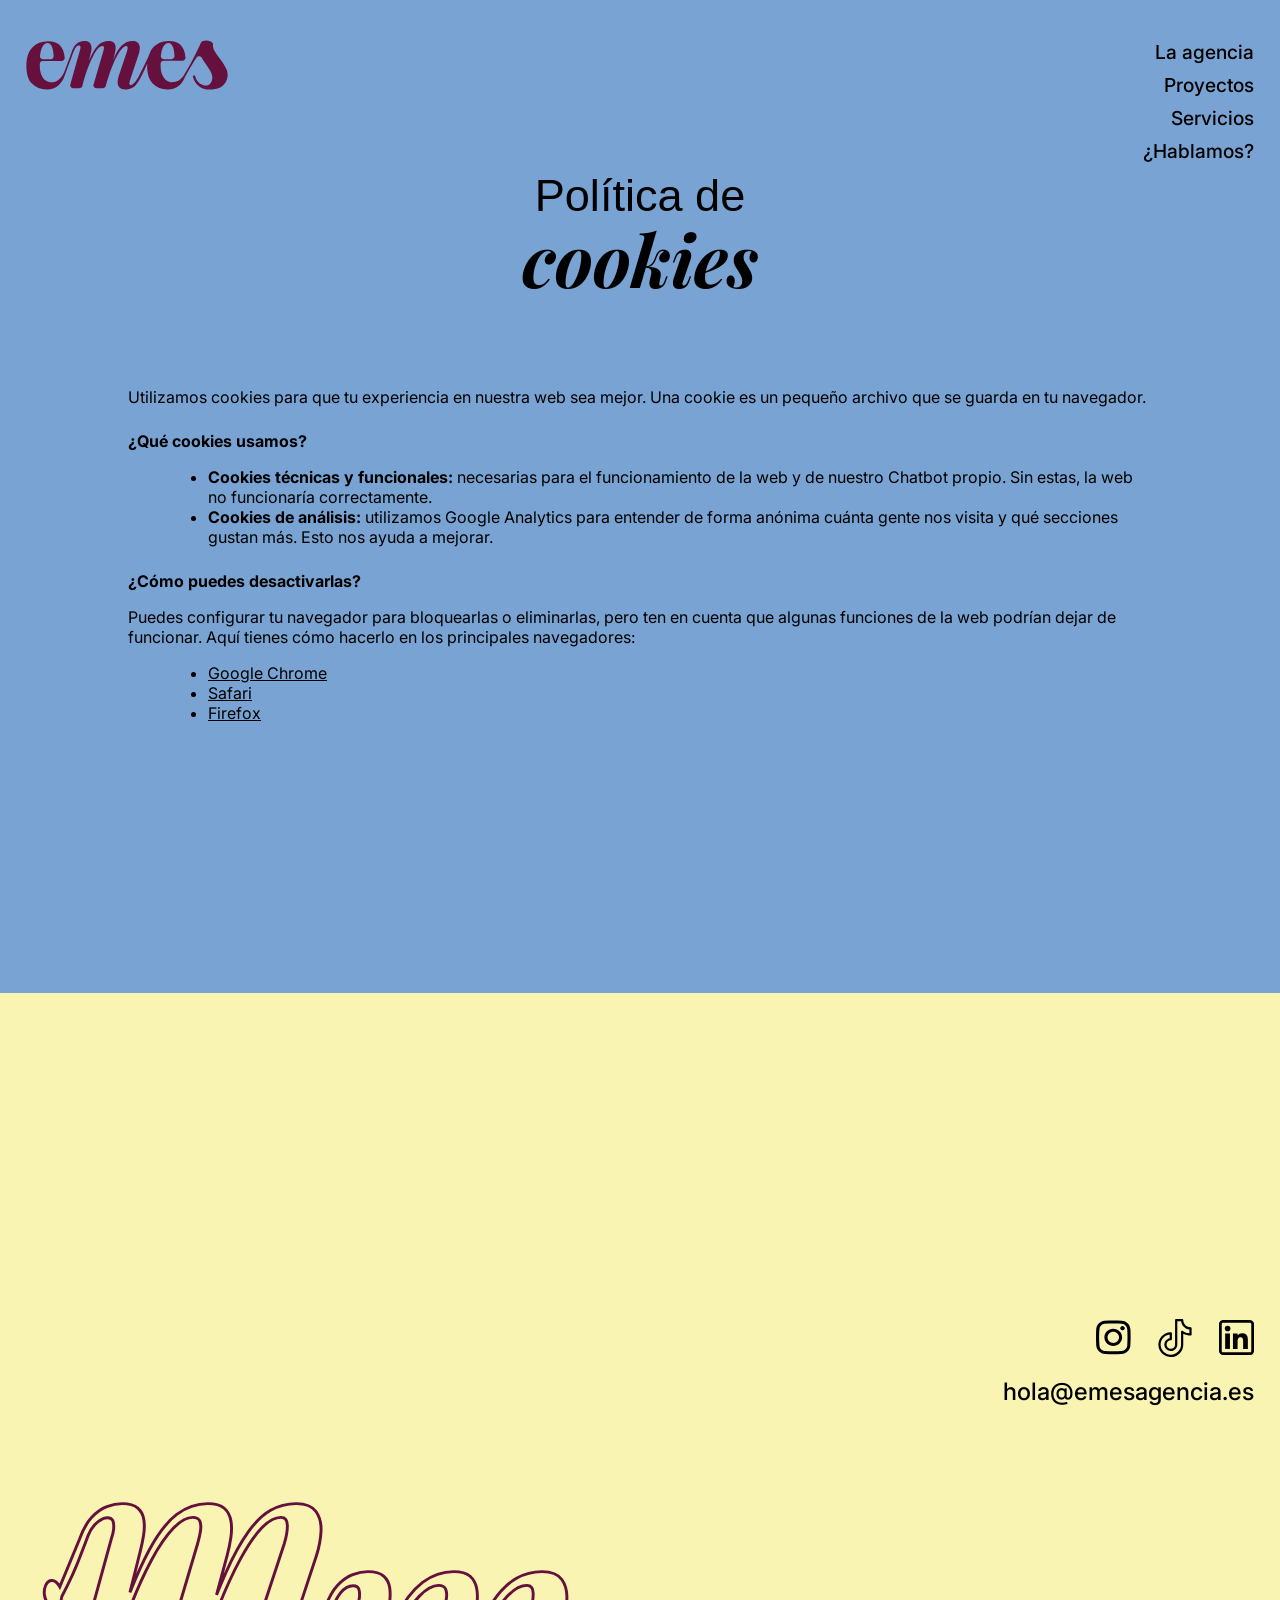
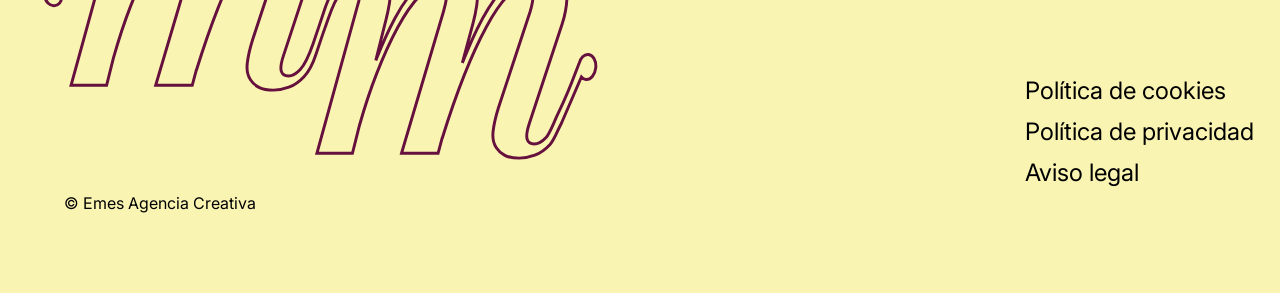
<file: uso de datos/cookies/index.html>
<!DOCTYPE html>
<html lang="es">

<head>
    <meta charset="UTF-8">
    <link rel="icon" type="image/png" href="../../assets/flaticon.png">
    <meta name="viewport" content="width=device-width, initial-scale=1.0">
    <title>Política de Cookies — Emes Agencia Creativa</title>
    <link rel="canonical" href="https://emesagencia.es/cookies/">
    <meta property="og:type" content="website">
    <meta property="og:url" content="https://emesagencia.es/cookies/">
    <meta property="og:title" content="Política de Cookies — Emes Agencia Creativa">
    <meta property="og:description" content="">
    <meta property="og:image" content="https://emesagencia.es/assets/og-emes.jpg">
    <link rel="preconnect" href="https://fonts.googleapis.com">
    <link rel="preconnect" href="https://fonts.gstatic.com" crossorigin>
    <link
        href="https://fonts.googleapis.com/css2?family=Inter:wght@100..900&family=Playfair+Display:ital,wght@0,400..900;1,400..900&display=swap"
        rel="stylesheet">
    <link rel="stylesheet" href="../../estilo.css">
    <link href="https://api.fontshare.com/v2/css?f[]=excon@1,2&display=swap" rel="stylesheet">
    
    
    

</head>

<body>
    <header class="header">
        <nav class="nav-container" id="main-nav">
            <h1 class="header__logo">
                <a href="../../index.html" aria-label="Emes Agencia Creativa - inicio">
                    <svg id="svg-emes" data-name="Capa 1" xmlns="http://www.w3.org/2000/svg" viewBox="0 0 265.86 65.79"
                    class="emes-logo-svg vertical-align">
                    <defs>
                        <style>
                            .logo-emes {
                                fill: #66103e;
                            }
                        </style>
                    </defs>
                    <path class="logo-emes"
                        d="M264.21,39.66v-.12c-1.44-3.66-4.04-8.09-7.8-13.31l-2.72-3.62c-3.07-4.04-5.23-7.33-6.48-9.89-.31-.64-.76-1.99-1.08-3.75-.47-2.64.33-3.66-.31-4.66-2.44-3.87-8.82-4.66-13.31-2.93-1.08.42-2.81,2.23-3.65,5.11-9.07,19.13-16.88,33.25-21.14,39.73-.57.88-4.19,6.26-9.12,8.18-3.12,1.22-6.31,1.16-6.31,1.16-2.65,0-5.12-.78-7.42-2.34-2.3-1.55-4.17-4.05-5.61-7.47-1.44-3.42-2.16-7.71-2.16-12.86,0-.56,0-1.08,0-1.58.02-2.17,1.78-3.91,3.95-3.91h24.89c2.31,0,4.13-1.98,3.94-4.29-1.15-14.44-8.42-21.65-21.8-21.65-6,0-11.17,1.35-15.52,4.02-2.99,1.84-4.83,3.84-5.28,4.34-3.45,3.78-4.09,6.99-6.69,13.21-.13.31-.27.63-.27.63-.21.44-.41.82-.57,1.12-1.55,3.23-3.14,6.47-4.76,9.72-2.65,5.35-5.31,10.6-7.99,15.76-.03.06-.06.12-.1.18-.56.94-5.39,8.9-8.7,8.9-1.01,0-1.55-.5-1.55-.5-.44-.41-.67-1.06-.67-1.96,0-.78.24-1.91.71-3.38l11.45-34.47c1.08-3.11,1.63-5.96,1.63-8.53,0-2.81-.78-5.03-2.34-6.66-1.55-1.63-3.97-2.46-7.24-2.46-5.23,0-9.84,1.87-13.85,5.61-4.01,3.74-7.97,10.24-11.86,19.52l2.1-7.47c.94-3.5,1.4-6.35,1.4-8.53,0-6.08-3.08-9.12-9.22-9.12-5.61,0-10.43,2.03-14.42,6.08-4.01,4.05-7.93,10.83-11.75,20.33l2.57-10.05c.71-2.65,1.06-4.98,1.06-7.02,0-2.81-.74-5.06-2.22-6.78-1.48-1.71-3.89-2.57-7.24-2.57-1.99,0-3.85.31-5.61.94-1.94.69-3.27,1.58-3.68,1.87-2.9,2.01-4.43,4.65-5.17,6.24-.51.98-.98,2.05-1.4,3.21l-3.15,8.88c-.6,1.59-2.21,5.92-4.39,11.75-2.46,6.56-3.72,9.89-5.74,12.84-.5.73-4.1,5.93-8.05,7.45-1.78.68-5.02,1.15-6.15,1.15h-.09c-2.65,0-5.12-.78-7.42-2.34-2.3-1.55-4.17-4.05-5.61-7.47-1.44-3.42-2.16-7.71-2.16-12.86,0-.56,0-1.08,0-1.58.02-2.17,1.78-3.91,3.95-3.91h24.89c2.31,0,4.13-1.98,3.94-4.29C49.77,8.82,42.51,1.61,29.13,1.61c-8.65,0-15.59,2.78-20.8,8.35C3.1,15.52.5,23.57.5,34.09s2.43,18.06,7.3,23.31c4.87,5.25,11.43,7.89,19.69,7.89,6,0,11-1.78,15.01-5.32,3.62-3.2,6.22-7.02,7.84-11.45.68-1.86,3.89-10.52,9.63-26l2.22-5.96c.57-1.32.95-2.22,1.52-3.55l.33-.73c.24-.55.31-.74.44-1.03,0,0,.26-.58.97-1.48.2-.25.36-.42.4-.47,1.66-1.83,2.95-2.16,3.8-2.16,1.4,0,2.1.82,2.1,2.46,0,.93-.2,2.06-.59,3.38l-12.84,45.45c-.71,2.52,1.18,5.03,3.8,5.03h8.19c1.8,0,3.38-1.22,3.83-2.96l2.28-8.83v.12c3.89-13.01,8.05-23.56,12.44-31.67,4.4-8.1,8.35-12.15,11.86-12.15,1.24,0,1.87.74,1.87,2.22,0,1.16-.31,2.77-.94,4.8l-12.77,43.42c-.74,2.53,1.15,5.07,3.79,5.07h8.43c1.77,0,3.33-1.18,3.8-2.89l2.24-7.99v.35c4.52-14.65,9.02-25.81,13.5-33.48,4.48-7.67,8.31-11.51,11.51-11.51,1.08,0,1.63.78,1.63,2.34,0,1.1-.31,2.65-.94,4.68l-10.52,31.55c-1.16,3.5-1.75,6.55-1.75,9.12,0,2.18.43,3.93,1.28,5.25,1.71,2.81,4.83,4.21,9.34,4.21.61,0,1.61,0,2.87-.21,0,0,2.89-.46,5.67-2,4.04-2.22,6.87-5.51,11.89-15.03,2.3-4.36,5.11-10.1,7.93-17.05-.04.68-.1,1.79-.1,3.18,0,4.59.01,15.44,7.3,23.31,4.87,5.25,11.43,7.89,19.69,7.89,6,0,11-1.78,15.01-5.32.89-.78,3.24-2.86,5.37-6.32,1.18-1.89,1.8-3.44,1.96-3.79,1.23-2.88,5.4-10.26,15.61-26.62,1.61-2.58,5.4-2.52,6.91.12,1.35,2.37,3.38,5.57,6.11,9.59,2.31,3.37,4.02,5.97,5.13,7.83,1.11,1.84,1.89,3.83,2.36,5.93.47,2.12.37,4.32-.31,6.64-.51,1.76-1.48,4.49-4.39,5.92-2.72,1.32-5.58.71-6.57.44-3.65-.97-5.91-3.18-6.98-4.34-2.45-2.65-3.51-5.57-3.98-7.57-.19-.8-.99-1.29-1.79-1.14-.01,0-.02,0-.03,0-.85.17-1.41,1-1.21,1.84.26,1.11.65,2.35,1.21,3.66,1.2,2.84,2.77,4.9,3.97,6.26.77.8,2.55,2.52,4.76,3.89,1.23.76,2.38,1.28,2.69,1.42,1.11.48,1.78.71,2.65.91,2.85.72,8.58,1.14,14.12,0,1.89-.39,5.5-.93,9.45-3.99,2.86-2.21,4.82-5.13,5.88-8.78,1.31-4.47,1.23-8.52-.22-12.16ZM177.42,20.76c.6-5.04,1.62-8.93,3.05-11.65h-.01c1.83-3.46,4.14-5.2,6.95-5.2s4.77,2.01,6.14,6.02c1.04,3.07,1.64,6.77,1.79,11.1.08,2.26-1.69,4.15-3.95,4.15h-10.05c-2.36,0-4.21-2.07-3.93-4.42ZM18.39,20.89c.6-5.04,1.62-8.93,3.05-11.65h-.01c1.83-3.46,4.14-5.2,6.95-5.2s4.77,2.01,6.14,6.02c1.04,3.07,1.64,6.77,1.79,11.1.08,2.26-1.69,4.15-3.95,4.15h-10.05c-2.36,0-4.21-2.07-3.93-4.42Z" />
                </svg>
                    <span class="visually-hidden">Emes Agencia Creativa</span>
                </a>
            </h1>

            <input type="checkbox" id="menu-toggle" class="menu-checkbox">

            <label for="menu-toggle" class="nav__burguer" aria-label="Abrir menú">
                <span></span>
                <span></span>
                <span></span>
            </label>

            <div class="header__menu">
                <ul class="header__menu_list">
                    <li><a href="../../la-agencia/index.html">La agencia</a></li>
                    <li><a href="../../proyectos/index.html">Proyectos</a></li>
                    <li><a href="../../servicios/index.html">Servicios</a></li>
                    <li><a href="../../contacto/index.html">¿Hablamos?</a></li>
                </ul>
            </div>

            <!-- OVERLAY MENÚ HAMBURGUESA -->
            <div class="menu__overlay u-flex-col">

                <div class="menu__overlay_header">
                    <?xml version="1.0" encoding="UTF-8"?>
                    <svg id="svg-emes-contorno" data-name="Capa 1" xmlns="http://www.w3.org/2000/svg"
                        viewBox="0 0 265.86 65.79" class="emes-logo-svg">
                        <defs>
                            <style>
                                .cls-1 {
                                    fill: none;
                                    stroke: #66103e;
                                    stroke-miterlimit: 10;
                                }
                            </style>
                        </defs>
                        <path class="cls-1"
                            d="M264.21,39.66v-.12c-1.44-3.66-4.04-8.09-7.8-13.31l-2.72-3.62c-3.07-4.04-5.23-7.33-6.48-9.89-.31-.64-.76-1.99-1.08-3.75-.47-2.64.33-3.66-.31-4.66-2.44-3.87-8.82-4.66-13.31-2.93-1.08.42-2.81,2.23-3.65,5.11-9.07,19.13-16.88,33.25-21.14,39.73-.57.88-4.19,6.26-9.12,8.18-3.12,1.22-6.31,1.16-6.31,1.16-2.65,0-5.12-.78-7.42-2.34-2.3-1.55-4.17-4.05-5.61-7.47-1.44-3.42-2.16-7.71-2.16-12.86,0-.56,0-1.08,0-1.58.02-2.17,1.78-3.91,3.95-3.91h24.89c2.31,0,4.13-1.98,3.94-4.29-1.15-14.44-8.42-21.65-21.8-21.65-6,0-11.17,1.35-15.52,4.02-2.99,1.84-4.83,3.84-5.28,4.34-3.45,3.78-4.09,6.99-6.69,13.21-.13.31-.27.63-.27.63-.21.44-.41.82-.57,1.12-1.55,3.23-3.14,6.47-4.76,9.72-2.65,5.35-5.31,10.6-7.99,15.76-.03.06-.06.12-.1.18-.56.94-5.39,8.9-8.7,8.9-1.01,0-1.55-.5-1.55-.5-.44-.41-.67-1.06-.67-1.96,0-.78.24-1.91.71-3.38l11.45-34.47c1.08-3.11,1.63-5.96,1.63-8.53,0-2.81-.78-5.03-2.34-6.66-1.55-1.63-3.97-2.46-7.24-2.46-5.23,0-9.84,1.87-13.85,5.61-4.01,3.74-7.97,10.24-11.86,19.52l2.1-7.47c.94-3.5,1.4-6.35,1.4-8.53,0-6.08-3.08-9.12-9.22-9.12-5.61,0-10.43,2.03-14.42,6.08-4.01,4.05-7.93,10.83-11.75,20.33l2.57-10.05c.71-2.65,1.06-4.98,1.06-7.02,0-2.81-.74-5.06-2.22-6.78-1.48-1.71-3.89-2.57-7.24-2.57-1.99,0-3.85.31-5.61.94-1.94.69-3.27,1.58-3.68,1.87-2.9,2.01-4.43,4.65-5.17,6.24-.51.98-.98,2.05-1.4,3.21l-3.15,8.88c-.6,1.59-2.21,5.92-4.39,11.75-2.46,6.56-3.72,9.89-5.74,12.84-.5.73-4.1,5.93-8.05,7.45-1.78.68-5.02,1.15-6.15,1.15h-.09c-2.65,0-5.12-.78-7.42-2.34-2.3-1.55-4.17-4.05-5.61-7.47-1.44-3.42-2.16-7.71-2.16-12.86,0-.56,0-1.08,0-1.58.02-2.17,1.78-3.91,3.95-3.91h24.89c2.31,0,4.13-1.98,3.94-4.29C49.77,8.82,42.51,1.61,29.13,1.61c-8.65,0-15.59,2.78-20.8,8.35C3.1,15.52.5,23.57.5,34.09s2.43,18.06,7.3,23.31c4.87,5.25,11.43,7.89,19.69,7.89,6,0,11-1.78,15.01-5.32,3.62-3.2,6.22-7.02,7.84-11.45.68-1.86,3.89-10.52,9.63-26l2.22-5.96c.57-1.32.95-2.22,1.52-3.55l.33-.73c.24-.55.31-.74.44-1.03,0,0,.26-.58.97-1.48.2-.25.36-.42.4-.47,1.66-1.83,2.95-2.16,3.8-2.16,1.4,0,2.1.82,2.1,2.46,0,.93-.2,2.06-.59,3.38l-12.84,45.45c-.71,2.52,1.18,5.03,3.8,5.03h8.19c1.8,0,3.38-1.22,3.83-2.96l2.28-8.83v.12c3.89-13.01,8.05-23.56,12.44-31.67,4.4-8.1,8.35-12.15,11.86-12.15,1.24,0,1.87.74,1.87,2.22,0,1.16-.31,2.77-.94,4.8l-12.77,43.42c-.74,2.53,1.15,5.07,3.79,5.07h8.43c1.77,0,3.33-1.18,3.8-2.89l2.24-7.99v.35c4.52-14.65,9.02-25.81,13.5-33.48,4.48-7.67,8.31-11.51,11.51-11.51,1.08,0,1.63.78,1.63,2.34,0,1.1-.31,2.65-.94,4.68l-10.52,31.55c-1.16,3.5-1.75,6.55-1.75,9.12,0,2.18.43,3.93,1.28,5.25,1.71,2.81,4.83,4.21,9.34,4.21.61,0,1.61,0,2.87-.21,0,0,2.89-.46,5.67-2,4.04-2.22,6.87-5.51,11.89-15.03,2.3-4.36,5.11-10.1,7.93-17.05-.04.68-.1,1.79-.1,3.18,0,4.59.01,15.44,7.3,23.31,4.87,5.25,11.43,7.89,19.69,7.89,6,0,11-1.78,15.01-5.32.89-.78,3.24-2.86,5.37-6.32,1.18-1.89,1.8-3.44,1.96-3.79,1.23-2.88,5.4-10.26,15.61-26.62,1.61-2.58,5.4-2.52,6.91.12,1.35,2.37,3.38,5.57,6.11,9.59,2.31,3.37,4.02,5.97,5.13,7.83,1.11,1.84,1.89,3.83,2.36,5.93.47,2.12.37,4.32-.31,6.64-.51,1.76-1.48,4.49-4.39,5.92-2.72,1.32-5.58.71-6.57.44-3.65-.97-5.91-3.18-6.98-4.34-2.45-2.65-3.51-5.57-3.98-7.57-.19-.8-.99-1.29-1.79-1.14-.01,0-.02,0-.03,0-.85.17-1.41,1-1.21,1.84.26,1.11.65,2.35,1.21,3.66,1.2,2.84,2.77,4.9,3.97,6.26.77.8,2.55,2.52,4.76,3.89,1.23.76,2.38,1.28,2.69,1.42,1.11.48,1.78.71,2.65.91,2.85.72,8.58,1.14,14.12,0,1.89-.39,5.5-.93,9.45-3.99,2.86-2.21,4.82-5.13,5.88-8.78,1.31-4.47,1.23-8.52-.22-12.16ZM177.42,20.76c.6-5.04,1.62-8.93,3.05-11.65h-.01c1.83-3.46,4.14-5.2,6.95-5.2s4.77,2.01,6.14,6.02c1.04,3.07,1.64,6.77,1.79,11.1.08,2.26-1.69,4.15-3.95,4.15h-10.05c-2.36,0-4.21-2.07-3.93-4.42ZM18.39,20.89c.6-5.04,1.62-8.93,3.05-11.65h-.01c1.83-3.46,4.14-5.2,6.95-5.2s4.77,2.01,6.14,6.02c1.04,3.07,1.64,6.77,1.79,11.1.08,2.26-1.69,4.15-3.95,4.15h-10.05c-2.36,0-4.21-2.07-3.93-4.42Z" />
                    </svg>
                </div>

                <nav class="menu__overlay_nav u-flex-center">
                    <ul class="menu__overlay_nav_list">
                        <li><a href="../../la-agencia/index.html">La agencia</a></li>
                        <li><a href="../../proyectos/index.html">Proyectos</a></li>
                        <li><a href="../../servicios/index.html">Servicios</a></li>
                        <li><a href="../../contacto/index.html">¿Hablamos?</a></li>
                    </ul>
                </nav>

                <div class="menu__overlay_footer u-flex-col">
                    <?xml version="1.0" encoding="UTF-8"?>
                    <svg id="svg-mm-contorno" data-name="Capa 1" xmlns="http://www.w3.org/2000/svg"
                        viewBox="0 0 200.99 90.3" class="logo-mm-contorno__footer">
                        <defs>
                            <style>
                                .cls-1 {
                                    fill: none;
                                    stroke: #66103e;
                                    stroke-miterlimit: 10;
                                }
                            </style>
                        </defs>
                        <path class="cls-1"
                            d="M192.12,53.21c-1.42-.15-2.76,1.22-3.22,3.16-1.03,2.36-2.73,7.93-6.84,16.38-2.03,4.17-3.01,7.31-4.39,8.79-1.39,1.48-2.73,2.23-4.04,2.23s-2.12-.55-2.43-1.64c-.31-1.09-.08-2.81.69-5.16l11.32-34.35c.92-2.89,1.44-5.67,1.56-8.32.12-2.66-.46-4.88-1.73-6.68-1.27-1.8-3.52-2.7-6.76-2.7s-6.07.76-8.72,2.29c-2.66,1.52-5.24,4.03-7.74,7.5-2.5,3.48-5.03,8.09-7.57,13.83-1.02,2.31-2.08,4.84-3.16,7.58l3.63-13.5c.54-2.03.96-4.08,1.27-6.15.31-2.07.31-3.99,0-5.74-.31-1.76-1.06-3.16-2.25-4.22-1.2-1.06-3.06-1.58-5.6-1.58-3.85,0-7.39,1.23-10.63,3.69-3.24,2.46-6.4,6.56-9.48,12.31-2.08,3.87-4.24,8.66-6.49,14.32l3.49-13.91c.46-1.8.85-3.63,1.15-5.51.31-1.88.35-3.65.12-5.33-.23-1.68-.92-3.03-2.08-4.05-1.15-1.01-2.93-1.52-5.31-1.52-1.69,0-3.45.35-5.26,1.05-1.81.7-3.52,1.92-5.14,3.63-1.62,1.72-3,4.18-4.16,7.38l-2.58,7.74h-.01l-1.62,4.81c-1.54,4.38-3.01,7.31-4.39,8.79-1.39,1.48-2.73,2.23-4.04,2.23s-2.12-.55-2.43-1.64c-.31-1.09-.08-2.81.69-5.16l11.32-34.35c.92-2.89,1.44-5.67,1.56-8.32.12-2.66-.46-4.88-1.73-6.68-1.27-1.8-3.52-2.7-6.76-2.7s-6.07.76-8.72,2.29c-2.66,1.52-5.24,4.03-7.74,7.5-2.5,3.48-5.03,8.09-7.57,13.83-1.02,2.31-2.08,4.84-3.16,7.58l3.63-13.5c.54-2.03.96-4.08,1.27-6.15.31-2.07.31-3.99,0-5.74-.31-1.76-1.06-3.16-2.25-4.22-1.2-1.06-3.06-1.58-5.6-1.58-3.85,0-7.39,1.23-10.63,3.69-3.24,2.46-6.4,6.56-9.48,12.31-2.08,3.87-4.24,8.66-6.49,14.32l3.49-13.91c.46-1.8.85-3.63,1.15-5.51.31-1.88.35-3.65.12-5.33-.23-1.68-.92-3.03-2.08-4.05-1.15-1.01-2.93-1.52-5.31-1.52-1.69,0-3.45.35-5.26,1.05-1.81.7-3.52,1.92-5.14,3.63-1.62,1.72-3,4.18-4.16,7.38l-6.76,16.34c-.69-1.26-1.85-2.3-2.96-2.14-1.63.23-2.61,2.62-2.28,5,.33,2.38,1.92,3.79,3.55,3.55,1.32-.19,2.25-1.3,2.38-3.11,4.91-9.22,6.19-13.57,7.1-15.9.84-2.15,1.16-2.99,1.9-4.96.3-.8.98-2.17,2.15-3.53,0,0,2.2-2.52,4.39-2.52,1.08,0,1.73.41,1.96,1.23.23.82.29,1.76.17,2.81-.12,1.06-.33,1.98-.64,2.76l-13.87,50.41h12.13l2.36-9.4c1.79-6.35,3.75-12.29,5.9-17.79,2.35-6.02,4.76-11.29,7.22-15.82,2.46-4.53,4.89-8.05,7.28-10.55,2.39-2.5,4.58-3.75,6.59-3.75,1.31,0,2.14.43,2.48,1.29.35.86.42,1.95.23,3.28-.19,1.33-.52,2.77-.98,4.34l-14.33,48.41h12.48l1.43-5.32-.04.28c2.46-7.97,4.97-15.16,7.51-21.57,2.54-6.41,5.06-11.92,7.57-16.53,2.5-4.61,4.91-8.13,7.22-10.55,2.31-2.42,4.51-3.63,6.59-3.63,1.46,0,2.2.92,2.2,2.75s-.35,3.89-1.04,6.15l-10.86,32.94c-.92,2.97-1.52,5.61-1.79,7.91-.27,2.31.1,4.2,1.1,5.69.69,1.1,1.66,1.95,2.89,2.58,1.23.62,2.89.94,4.97.94,1.69,0,3.45-.33,5.26-1s3.52-1.85,5.14-3.58c1.62-1.72,2.96-4.22,4.04-7.5l2.57-7.62h.02l1.73-4.92c1.39-3.99,2.73-6.82,4.04-8.5,1.31-1.68,2.77-2.52,4.39-2.52,1.08,0,1.73.41,1.96,1.23.23.82.29,1.76.17,2.81-.12,1.06-.33,1.98-.64,2.76l-13.87,50.41h12.13l2.36-9.4c1.79-6.35,3.75-12.29,5.9-17.79,2.35-6.02,4.76-11.29,7.22-15.82,2.46-4.53,4.89-8.05,7.28-10.55,2.39-2.5,4.58-3.75,6.59-3.75,1.31,0,2.14.43,2.48,1.29.35.86.42,1.95.23,3.28-.19,1.33-.52,2.77-.98,4.34l-14.33,48.41h12.48l1.43-5.32-.04.28c2.46-7.97,4.97-15.16,7.51-21.57,2.54-6.41,5.06-11.92,7.57-16.53,2.5-4.61,4.91-8.13,7.22-10.55,2.31-2.42,4.51-3.63,6.59-3.63,1.46,0,2.2.92,2.2,2.75s-.35,3.89-1.04,6.15l-10.86,32.94c-.92,2.97-1.52,5.61-1.79,7.91-.27,2.31.1,4.2,1.1,5.69.69,1.1,1.66,1.95,2.89,2.58,1.23.62,2.89.94,4.97.94,1.69,0,3.45-.33,5.26-1s3.52-1.85,5.14-3.58c1.62-1.72,2.35-4.35,4.04-7.5l6.74-15.61c.42.49.94.81,1.53.87,1.62.17,3.12-1.61,3.36-3.98.24-2.36-.88-4.41-2.5-4.58Z" />
                    </svg>

                    <div class="footer__items u-flex-col">
                        <div class="footer__social-icons u-flex-center">
                            <a href="https://www.instagram.com/emesagencia/" aria-label="Instagram" target="_blank" rel="noopener noreferrer">
                    <svg class="size-icons" width="44" height="43" viewBox="0 0 44 43" fill="none" xmlns="http://www.w3.org/2000/svg">
                        <path d="M31.9839 42.2702C24.9396 42.6569 18.2015 42.6569 11.4635 42.2702C5.20669 41.8835 0.612551 37.4577 0.262522 31.3562C-0.0875074 24.6961 -0.0875074 18.1649 0.262522 11.4618C0.525044 5.66109 4.8129 0.891594 10.6759 0.418942C18.0703 -0.139647 25.1584 -0.139647 32.5527 0.418942C38.6345 0.848626 43.0536 5.70406 43.3162 11.6767C43.5787 18.3368 43.5787 24.6961 43.2286 31.3562C42.9224 37.3288 38.4157 42.0124 32.0277 42.3131L31.9839 42.2702ZM32.1152 38.403C36.4906 38.1452 39.1158 34.7507 39.3345 30.8406C39.6846 24.3953 39.6846 18.1219 39.3345 11.6337C39.1158 7.80951 36.5343 4.58688 32.509 4.24313C25.1584 3.64157 17.9828 3.5986 10.6759 4.2861C7.26311 4.62985 4.68165 7.29389 4.37537 10.6884C3.71906 17.7352 3.76282 24.6961 4.37537 31.7429C4.68165 35.4382 7.6569 38.1452 11.4197 38.403C18.289 38.8327 25.0709 38.8757 32.1589 38.403H32.1152Z" fill="black"/>
                        <path d="M35.9217 9.91453C35.9217 8.49657 34.7404 7.37939 33.3403 7.37939C31.9401 7.37939 30.7588 8.49657 30.7588 9.91453C30.7588 11.3325 31.9401 12.4497 33.3403 12.4497C34.7404 12.4497 35.9217 11.3325 35.9217 9.91453Z" fill="black"/>
                        <path d="M32.8593 21.3017C32.8593 27.3172 27.8714 32.2156 21.7021 32.2156C15.5328 32.2156 10.5449 27.3172 10.5449 21.3017C10.5449 15.2861 15.5328 10.3877 21.7021 10.3877C27.8714 10.3877 32.8593 15.2861 32.8593 21.3017ZM28.9652 21.2587C28.9652 17.3486 25.7275 14.1689 21.7459 14.1689C17.7643 14.1689 14.5265 17.3486 14.5265 21.2587C14.5265 25.1688 17.7643 28.3485 21.7459 28.3485C25.7275 28.3485 28.9652 25.1688 28.9652 21.2587Z" fill="black"/>
                        <path d="M33.3403 12.4497C34.766 12.4497 35.9217 11.3146 35.9217 9.91453C35.9217 8.51441 34.766 7.37939 33.3403 7.37939C31.9146 7.37939 30.7588 8.51441 30.7588 9.91453C30.7588 11.3146 31.9146 12.4497 33.3403 12.4497Z" fill="black"/>
                    </svg>
                </a>

                            <a href="https://www.tiktok.com/@emesagencia?is_from_webapp=1&sender_device=pc" aria-label="TikTok" target="_blank" rel="noopener noreferrer">
                    <svg class="size-icons size-icons-tiktok" id="Capa_1" data-name="Capa 1" xmlns="http://www.w3.org/2000/svg" viewBox="0 0 80.05 91.44">
                        <path d="M32.48,91.44h-5.07c-12.65-1.16-23.39-10.14-26.51-22.64-2.28-9.16-.17-18.79,5.88-26.2,5.54-6.79,14-11.02,23.12-11.01,1.42,0,2.75,1.03,2.75,2.57v14.61c0,1.5-1.36,2.53-2.78,2.55-5.69.08-10.14,4.72-10.12,10.26.02,5.54,4.43,10.08,10.04,10.2,5.28.12,10.37-4.14,10.37-9.8l.07-59.28c0-1.43,1.06-2.69,2.51-2.69h14.64c1.44,0,2.55,1.26,2.55,2.63.03,9.75,7.92,17.49,17.64,17.48,1.33,0,2.47,1.26,2.47,2.57v14.47c-.05,1.56-1.25,2.67-2.81,2.66-6.08-.04-11.93-1.48-17.27-4.33l-.07,26.83c-.28,15.36-12.36,27.8-27.41,29.12ZM54.57,30.67c0-1.26.77-2.08,1.63-2.46.96-.43,1.93-.22,2.8.4,4.64,3.3,10.01,5.26,15.69,5.74l-.02-9.04c-10.51-1.29-18.68-9.51-19.95-19.95h-9.15s.03,55.92.03,55.92c0,8.41-6.35,15.33-14.63,15.86-8.24.53-15.54-5.53-16.51-13.76-.96-8.14,4.56-15.72,12.82-17.21v-9.08c-13.32,1.52-22.85,13.24-21.84,26.32s12.23,23.18,25.4,22.72c13.05-.45,23.71-11.2,23.72-24.53v-30.93Z"/>
                    </svg>
                </a>

                            <a href="https://www.linkedin.com/company/emes-agencia-creativa/about/" aria-label="LinkedIn" target="_blank" rel="noopener noreferrer">
                    <svg class="size-icons" id="Capa_1" data-name="Capa 1" xmlns="http://www.w3.org/2000/svg" viewBox="0 0 91.44 91.44">
                        <path d="M82.33,91.44H9.11c-4.64-.86-8.26-4.47-9.11-9.11V9.1C.86,4.4,4.49.83,9.39,0h72.65c4.97.83,8.55,4.42,9.39,9.39v72.65c-.83,4.91-4.4,8.53-9.1,9.39ZM80.7,84.29c2.02,0,3.6-1.58,3.6-3.6V10.74c0-2.02-1.58-3.6-3.6-3.6H10.75c-2.02,0-3.6,1.58-3.6,3.6v69.95c0,2.02,1.58,3.6,3.6,3.6h69.95Z"/>
                        <circle cx="22.5" cy="22.32" r="7.32"/>
                        <g>
                            <path d="M57.89,45.29c-3.6-.55-6.94.63-8.33,4.1-.65,1.62-.86,3.27-.98,5.09v21.06s-12.15,0-12.15,0v-40.36s12.14,0,12.14,0l.03,5.4c3.63-5.97,10.79-7.06,17.36-5.45,3.96.97,6.81,3.8,8.08,7.64.92,2.77,1.16,5.52,1.32,8.51v24.27s-12.31,0-12.31,0v-21.59c-.15-3.96-1.05-8.03-5.16-8.66Z"/>
                            <rect x="16.07" y="35.18" width="12.5" height="40.36"/>
                        </g>
                    </svg>
                </a>
                        </div>

                        <p class="footer__copyright">© Emes Agencia Creativa</p>
                    </div>
                </div>
            </div>
        </nav>
    </header>

    <main class="uso-datos__main u-flex-col u-bg-blue">
        <div class="u-flex-col titulo-pagina">
            <p class="titulo1-excon">Política de</p>
            <h2 class="titulo2-playfair">cookies</h2>
        </div>

        <article>
            <div class="article__space_p u-flex-col">
                <div>
                    <p>Utilizamos cookies para que tu experiencia en nuestra web sea mejor. Una cookie es un pequeño
                        archivo que se guarda en
                        tu navegador.</p>
                </div>
                <div>
                    <p class="bold">¿Qué cookies usamos?</p>
                    <ul>
                        <li><span class="bold">Cookies técnicas y funcionales:</span> necesarias para el funcionamiento
                            de la web y de nuestro Chatbot propio. Sin estas, la web no funcionaría correctamente.</li>
                        <li><span class="bold">Cookies de análisis:</span> utilizamos Google Analytics para entender de
                            forma anónima cuánta gente nos visita y qué secciones gustan más. Esto nos ayuda a mejorar.
                        </li>
                    </ul>
                </div>

                <div>
                    <p class="bold">¿Cómo puedes desactivarlas?</p>
                    <p>Puedes configurar tu navegador para bloquearlas o eliminarlas, pero ten en cuenta que algunas
                        funciones de la web
                        podrían dejar de funcionar. Aquí tienes cómo hacerlo en los principales navegadores:</p>
                    <ul>
                        <li> <a href="https://support.google.com/chrome/answer/95647?hl=es">Google Chrome</a></li>
                        <li> <a href="https://support.apple.com/es-es/guide/safari/sfri11471/mac">Safari</a></li>
                        <li> <a
                                href="https://support.mozilla.org/es/kb/Protecci%C3%B3n-contra-el-rastreo-mejorada-en-Firefox-para-escritorio?redirectslug=enable-and-disable-cookies-website-preferences&redirectlocale=en-US">Firefox</a>
                        </li>
                    </ul>
                </div>
            </div>
        </article>
    </main>



    <!-- FOOTER MÓVIL -->
    <footer class="footer-mobile u-flex-col u-bg-yellow">
        <div class="footer-mobile__top u-flex-col">
            <a href="mailto:hola@emesagencia.es" class="footer-mobile__email">hola@emesagencia.es</a>

            <!-- nav semántico para los links legales, usamos nav porque es un grupo de enlaces de navegación pero se diferencia del nav principal del header con aria label-->
            <nav class="footer-mobile__legal u-flex-col" aria-label="Enlaces legales">
                <a href="../cookies/index.html">Política de cookies</a>
                <a href="../politica privacidad/index.html">Política de privacidad</a>
                <a href="../aviso legal/index.html">Aviso legal</a>
            </nav>
        </div>
        <div class="footer-mobile__bottom u-flex-col">
            <!-- SVG de logo-mm-contorno -->
            <?xml version="1.0" encoding="UTF-8"?>
            <svg id="svg-mm-contorno" data-name="Capa 1" xmlns="http://www.w3.org/2000/svg" viewBox="0 0 200.99 90.3"
                class="logo-mm-contorno__footer">
                <defs>
                    <style>
                        .cls-1 {
                            fill: none;
                            stroke: #66103e;
                            stroke-miterlimit: 10;
                        }
                    </style>
                </defs>
                <path class="cls-1"
                    d="M192.12,53.21c-1.42-.15-2.76,1.22-3.22,3.16-1.03,2.36-2.73,7.93-6.84,16.38-2.03,4.17-3.01,7.31-4.39,8.79-1.39,1.48-2.73,2.23-4.04,2.23s-2.12-.55-2.43-1.64c-.31-1.09-.08-2.81.69-5.16l11.32-34.35c.92-2.89,1.44-5.67,1.56-8.32.12-2.66-.46-4.88-1.73-6.68-1.27-1.8-3.52-2.7-6.76-2.7s-6.07.76-8.72,2.29c-2.66,1.52-5.24,4.03-7.74,7.5-2.5,3.48-5.03,8.09-7.57,13.83-1.02,2.31-2.08,4.84-3.16,7.58l3.63-13.5c.54-2.03.96-4.08,1.27-6.15.31-2.07.31-3.99,0-5.74-.31-1.76-1.06-3.16-2.25-4.22-1.2-1.06-3.06-1.58-5.6-1.58-3.85,0-7.39,1.23-10.63,3.69-3.24,2.46-6.4,6.56-9.48,12.31-2.08,3.87-4.24,8.66-6.49,14.32l3.49-13.91c.46-1.8.85-3.63,1.15-5.51.31-1.88.35-3.65.12-5.33-.23-1.68-.92-3.03-2.08-4.05-1.15-1.01-2.93-1.52-5.31-1.52-1.69,0-3.45.35-5.26,1.05-1.81.7-3.52,1.92-5.14,3.63-1.62,1.72-3,4.18-4.16,7.38l-2.58,7.74h-.01l-1.62,4.81c-1.54,4.38-3.01,7.31-4.39,8.79-1.39,1.48-2.73,2.23-4.04,2.23s-2.12-.55-2.43-1.64c-.31-1.09-.08-2.81.69-5.16l11.32-34.35c.92-2.89,1.44-5.67,1.56-8.32.12-2.66-.46-4.88-1.73-6.68-1.27-1.8-3.52-2.7-6.76-2.7s-6.07.76-8.72,2.29c-2.66,1.52-5.24,4.03-7.74,7.5-2.5,3.48-5.03,8.09-7.57,13.83-1.02,2.31-2.08,4.84-3.16,7.58l3.63-13.5c.54-2.03.96-4.08,1.27-6.15.31-2.07.31-3.99,0-5.74-.31-1.76-1.06-3.16-2.25-4.22-1.2-1.06-3.06-1.58-5.6-1.58-3.85,0-7.39,1.23-10.63,3.69-3.24,2.46-6.4,6.56-9.48,12.31-2.08,3.87-4.24,8.66-6.49,14.32l3.49-13.91c.46-1.8.85-3.63,1.15-5.51.31-1.88.35-3.65.12-5.33-.23-1.68-.92-3.03-2.08-4.05-1.15-1.01-2.93-1.52-5.31-1.52-1.69,0-3.45.35-5.26,1.05-1.81.7-3.52,1.92-5.14,3.63-1.62,1.72-3,4.18-4.16,7.38l-6.76,16.34c-.69-1.26-1.85-2.3-2.96-2.14-1.63.23-2.61,2.62-2.28,5,.33,2.38,1.92,3.79,3.55,3.55,1.32-.19,2.25-1.3,2.38-3.11,4.91-9.22,6.19-13.57,7.1-15.9.84-2.15,1.16-2.99,1.9-4.96.3-.8.98-2.17,2.15-3.53,0,0,2.2-2.52,4.39-2.52,1.08,0,1.73.41,1.96,1.23.23.82.29,1.76.17,2.81-.12,1.06-.33,1.98-.64,2.76l-13.87,50.41h12.13l2.36-9.4c1.79-6.35,3.75-12.29,5.9-17.79,2.35-6.02,4.76-11.29,7.22-15.82,2.46-4.53,4.89-8.05,7.28-10.55,2.39-2.5,4.58-3.75,6.59-3.75,1.31,0,2.14.43,2.48,1.29.35.86.42,1.95.23,3.28-.19,1.33-.52,2.77-.98,4.34l-14.33,48.41h12.48l1.43-5.32-.04.28c2.46-7.97,4.97-15.16,7.51-21.57,2.54-6.41,5.06-11.92,7.57-16.53,2.5-4.61,4.91-8.13,7.22-10.55,2.31-2.42,4.51-3.63,6.59-3.63,1.46,0,2.2.92,2.2,2.75s-.35,3.89-1.04,6.15l-10.86,32.94c-.92,2.97-1.52,5.61-1.79,7.91-.27,2.31.1,4.2,1.1,5.69.69,1.1,1.66,1.95,2.89,2.58,1.23.62,2.89.94,4.97.94,1.69,0,3.45-.33,5.26-1s3.52-1.85,5.14-3.58c1.62-1.72,2.96-4.22,4.04-7.5l2.57-7.62h.02l1.73-4.92c1.39-3.99,2.73-6.82,4.04-8.5,1.31-1.68,2.77-2.52,4.39-2.52,1.08,0,1.73.41,1.96,1.23.23.82.29,1.76.17,2.81-.12,1.06-.33,1.98-.64,2.76l-13.87,50.41h12.13l2.36-9.4c1.79-6.35,3.75-12.29,5.9-17.79,2.35-6.02,4.76-11.29,7.22-15.82,2.46-4.53,4.89-8.05,7.28-10.55,2.39-2.5,4.58-3.75,6.59-3.75,1.31,0,2.14.43,2.48,1.29.35.86.42,1.95.23,3.28-.19,1.33-.52,2.77-.98,4.34l-14.33,48.41h12.48l1.43-5.32-.04.28c2.46-7.97,4.97-15.16,7.51-21.57,2.54-6.41,5.06-11.92,7.57-16.53,2.5-4.61,4.91-8.13,7.22-10.55,2.31-2.42,4.51-3.63,6.59-3.63,1.46,0,2.2.92,2.2,2.75s-.35,3.89-1.04,6.15l-10.86,32.94c-.92,2.97-1.52,5.61-1.79,7.91-.27,2.31.1,4.2,1.1,5.69.69,1.1,1.66,1.95,2.89,2.58,1.23.62,2.89.94,4.97.94,1.69,0,3.45-.33,5.26-1s3.52-1.85,5.14-3.58c1.62-1.72,2.35-4.35,4.04-7.5l6.74-15.61c.42.49.94.81,1.53.87,1.62.17,3.12-1.61,3.36-3.98.24-2.36-.88-4.41-2.5-4.58Z" />
            </svg>

            <div class="footer__social-icons u-flex-center">
                <a href="https://www.instagram.com/emesagencia/" aria-label="Instagram" target="_blank" rel="noopener noreferrer">
                    <svg class="size-icons" width="44" height="43" viewBox="0 0 44 43" fill="none" xmlns="http://www.w3.org/2000/svg">
                        <path d="M31.9839 42.2702C24.9396 42.6569 18.2015 42.6569 11.4635 42.2702C5.20669 41.8835 0.612551 37.4577 0.262522 31.3562C-0.0875074 24.6961 -0.0875074 18.1649 0.262522 11.4618C0.525044 5.66109 4.8129 0.891594 10.6759 0.418942C18.0703 -0.139647 25.1584 -0.139647 32.5527 0.418942C38.6345 0.848626 43.0536 5.70406 43.3162 11.6767C43.5787 18.3368 43.5787 24.6961 43.2286 31.3562C42.9224 37.3288 38.4157 42.0124 32.0277 42.3131L31.9839 42.2702ZM32.1152 38.403C36.4906 38.1452 39.1158 34.7507 39.3345 30.8406C39.6846 24.3953 39.6846 18.1219 39.3345 11.6337C39.1158 7.80951 36.5343 4.58688 32.509 4.24313C25.1584 3.64157 17.9828 3.5986 10.6759 4.2861C7.26311 4.62985 4.68165 7.29389 4.37537 10.6884C3.71906 17.7352 3.76282 24.6961 4.37537 31.7429C4.68165 35.4382 7.6569 38.1452 11.4197 38.403C18.289 38.8327 25.0709 38.8757 32.1589 38.403H32.1152Z" fill="black"/>
                        <path d="M35.9217 9.91453C35.9217 8.49657 34.7404 7.37939 33.3403 7.37939C31.9401 7.37939 30.7588 8.49657 30.7588 9.91453C30.7588 11.3325 31.9401 12.4497 33.3403 12.4497C34.7404 12.4497 35.9217 11.3325 35.9217 9.91453Z" fill="black"/>
                        <path d="M32.8593 21.3017C32.8593 27.3172 27.8714 32.2156 21.7021 32.2156C15.5328 32.2156 10.5449 27.3172 10.5449 21.3017C10.5449 15.2861 15.5328 10.3877 21.7021 10.3877C27.8714 10.3877 32.8593 15.2861 32.8593 21.3017ZM28.9652 21.2587C28.9652 17.3486 25.7275 14.1689 21.7459 14.1689C17.7643 14.1689 14.5265 17.3486 14.5265 21.2587C14.5265 25.1688 17.7643 28.3485 21.7459 28.3485C25.7275 28.3485 28.9652 25.1688 28.9652 21.2587Z" fill="black"/>
                        <path d="M33.3403 12.4497C34.766 12.4497 35.9217 11.3146 35.9217 9.91453C35.9217 8.51441 34.766 7.37939 33.3403 7.37939C31.9146 7.37939 30.7588 8.51441 30.7588 9.91453C30.7588 11.3146 31.9146 12.4497 33.3403 12.4497Z" fill="black"/>
                    </svg>
                </a>

                <a href="https://www.tiktok.com/@emesagencia?is_from_webapp=1&sender_device=pc" aria-label="TikTok" target="_blank" rel="noopener noreferrer">
                    <svg class="size-icons size-icons-tiktok" id="Capa_1" data-name="Capa 1" xmlns="http://www.w3.org/2000/svg" viewBox="0 0 80.05 91.44">
                        <path d="M32.48,91.44h-5.07c-12.65-1.16-23.39-10.14-26.51-22.64-2.28-9.16-.17-18.79,5.88-26.2,5.54-6.79,14-11.02,23.12-11.01,1.42,0,2.75,1.03,2.75,2.57v14.61c0,1.5-1.36,2.53-2.78,2.55-5.69.08-10.14,4.72-10.12,10.26.02,5.54,4.43,10.08,10.04,10.2,5.28.12,10.37-4.14,10.37-9.8l.07-59.28c0-1.43,1.06-2.69,2.51-2.69h14.64c1.44,0,2.55,1.26,2.55,2.63.03,9.75,7.92,17.49,17.64,17.48,1.33,0,2.47,1.26,2.47,2.57v14.47c-.05,1.56-1.25,2.67-2.81,2.66-6.08-.04-11.93-1.48-17.27-4.33l-.07,26.83c-.28,15.36-12.36,27.8-27.41,29.12ZM54.57,30.67c0-1.26.77-2.08,1.63-2.46.96-.43,1.93-.22,2.8.4,4.64,3.3,10.01,5.26,15.69,5.74l-.02-9.04c-10.51-1.29-18.68-9.51-19.95-19.95h-9.15s.03,55.92.03,55.92c0,8.41-6.35,15.33-14.63,15.86-8.24.53-15.54-5.53-16.51-13.76-.96-8.14,4.56-15.72,12.82-17.21v-9.08c-13.32,1.52-22.85,13.24-21.84,26.32s12.23,23.18,25.4,22.72c13.05-.45,23.71-11.2,23.72-24.53v-30.93Z"/>
                    </svg>
                </a>

                <a href="https://www.linkedin.com/company/emes-agencia-creativa/about/" aria-label="LinkedIn" target="_blank" rel="noopener noreferrer">
                    <svg class="size-icons" id="Capa_1" data-name="Capa 1" xmlns="http://www.w3.org/2000/svg" viewBox="0 0 91.44 91.44">
                        <path d="M82.33,91.44H9.11c-4.64-.86-8.26-4.47-9.11-9.11V9.1C.86,4.4,4.49.83,9.39,0h72.65c4.97.83,8.55,4.42,9.39,9.39v72.65c-.83,4.91-4.4,8.53-9.1,9.39ZM80.7,84.29c2.02,0,3.6-1.58,3.6-3.6V10.74c0-2.02-1.58-3.6-3.6-3.6H10.75c-2.02,0-3.6,1.58-3.6,3.6v69.95c0,2.02,1.58,3.6,3.6,3.6h69.95Z"/>
                        <circle cx="22.5" cy="22.32" r="7.32"/>
                        <g>
                            <path d="M57.89,45.29c-3.6-.55-6.94.63-8.33,4.1-.65,1.62-.86,3.27-.98,5.09v21.06s-12.15,0-12.15,0v-40.36s12.14,0,12.14,0l.03,5.4c3.63-5.97,10.79-7.06,17.36-5.45,3.96.97,6.81,3.8,8.08,7.64.92,2.77,1.16,5.52,1.32,8.51v24.27s-12.31,0-12.31,0v-21.59c-.15-3.96-1.05-8.03-5.16-8.66Z"/>
                            <rect x="16.07" y="35.18" width="12.5" height="40.36"/>
                        </g>
                    </svg>
                </a>
            </div>
            <p class="footer__copyright">© Emes Agencia Creativa</p>
        </div>
    </footer>
    <!-- FOOTER MÓVIL -->



    <!-- FOOTER DESKTOP -->
    <footer class="footer-desktop">
        <!-- hacemos dos columnas para facilitar el diseño -->
        <div class="footer-desktop__left u-flex-col">
            <div class="footer-desktop__brand-group">
                <!-- aria-hidden="true" porque es decorativo — el copyright ya identifica la marca, no hace falta que el lector de pantalla lo lea dos veces  -->

                <!-- SVG de logo-mm-contorno -->
                <?xml version="1.0" encoding="UTF-8"?>
                <svg id="Capa_1" data-name="Capa 1" xmlns="http://www.w3.org/2000/svg" viewBox="0 0 200.99 90.3"
                    class="footer-desktop__logo">
                    <defs>
                        <style>
                            .cls-1 {
                                fill: none;
                                stroke: #66103e;
                                stroke-miterlimit: 10;
                            }
                        </style>
                    </defs>
                    <path class="cls-1"
                        d="M192.12,53.21c-1.42-.15-2.76,1.22-3.22,3.16-1.03,2.36-2.73,7.93-6.84,16.38-2.03,4.17-3.01,7.31-4.39,8.79-1.39,1.48-2.73,2.23-4.04,2.23s-2.12-.55-2.43-1.64c-.31-1.09-.08-2.81.69-5.16l11.32-34.35c.92-2.89,1.44-5.67,1.56-8.32.12-2.66-.46-4.88-1.73-6.68-1.27-1.8-3.52-2.7-6.76-2.7s-6.07.76-8.72,2.29c-2.66,1.52-5.24,4.03-7.74,7.5-2.5,3.48-5.03,8.09-7.57,13.83-1.02,2.31-2.08,4.84-3.16,7.58l3.63-13.5c.54-2.03.96-4.08,1.27-6.15.31-2.07.31-3.99,0-5.74-.31-1.76-1.06-3.16-2.25-4.22-1.2-1.06-3.06-1.58-5.6-1.58-3.85,0-7.39,1.23-10.63,3.69-3.24,2.46-6.4,6.56-9.48,12.31-2.08,3.87-4.24,8.66-6.49,14.32l3.49-13.91c.46-1.8.85-3.63,1.15-5.51.31-1.88.35-3.65.12-5.33-.23-1.68-.92-3.03-2.08-4.05-1.15-1.01-2.93-1.52-5.31-1.52-1.69,0-3.45.35-5.26,1.05-1.81.7-3.52,1.92-5.14,3.63-1.62,1.72-3,4.18-4.16,7.38l-2.58,7.74h-.01l-1.62,4.81c-1.54,4.38-3.01,7.31-4.39,8.79-1.39,1.48-2.73,2.23-4.04,2.23s-2.12-.55-2.43-1.64c-.31-1.09-.08-2.81.69-5.16l11.32-34.35c.92-2.89,1.44-5.67,1.56-8.32.12-2.66-.46-4.88-1.73-6.68-1.27-1.8-3.52-2.7-6.76-2.7s-6.07.76-8.72,2.29c-2.66,1.52-5.24,4.03-7.74,7.5-2.5,3.48-5.03,8.09-7.57,13.83-1.02,2.31-2.08,4.84-3.16,7.58l3.63-13.5c.54-2.03.96-4.08,1.27-6.15.31-2.07.31-3.99,0-5.74-.31-1.76-1.06-3.16-2.25-4.22-1.2-1.06-3.06-1.58-5.6-1.58-3.85,0-7.39,1.23-10.63,3.69-3.24,2.46-6.4,6.56-9.48,12.31-2.08,3.87-4.24,8.66-6.49,14.32l3.49-13.91c.46-1.8.85-3.63,1.15-5.51.31-1.88.35-3.65.12-5.33-.23-1.68-.92-3.03-2.08-4.05-1.15-1.01-2.93-1.52-5.31-1.52-1.69,0-3.45.35-5.26,1.05-1.81.7-3.52,1.92-5.14,3.63-1.62,1.72-3,4.18-4.16,7.38l-6.76,16.34c-.69-1.26-1.85-2.3-2.96-2.14-1.63.23-2.61,2.62-2.28,5,.33,2.38,1.92,3.79,3.55,3.55,1.32-.19,2.25-1.3,2.38-3.11,4.91-9.22,6.19-13.57,7.1-15.9.84-2.15,1.16-2.99,1.9-4.96.3-.8.98-2.17,2.15-3.53,0,0,2.2-2.52,4.39-2.52,1.08,0,1.73.41,1.96,1.23.23.82.29,1.76.17,2.81-.12,1.06-.33,1.98-.64,2.76l-13.87,50.41h12.13l2.36-9.4c1.79-6.35,3.75-12.29,5.9-17.79,2.35-6.02,4.76-11.29,7.22-15.82,2.46-4.53,4.89-8.05,7.28-10.55,2.39-2.5,4.58-3.75,6.59-3.75,1.31,0,2.14.43,2.48,1.29.35.86.42,1.95.23,3.28-.19,1.33-.52,2.77-.98,4.34l-14.33,48.41h12.48l1.43-5.32-.04.28c2.46-7.97,4.97-15.16,7.51-21.57,2.54-6.41,5.06-11.92,7.57-16.53,2.5-4.61,4.91-8.13,7.22-10.55,2.31-2.42,4.51-3.63,6.59-3.63,1.46,0,2.2.92,2.2,2.75s-.35,3.89-1.04,6.15l-10.86,32.94c-.92,2.97-1.52,5.61-1.79,7.91-.27,2.31.1,4.2,1.1,5.69.69,1.1,1.66,1.95,2.89,2.58,1.23.62,2.89.94,4.97.94,1.69,0,3.45-.33,5.26-1s3.52-1.85,5.14-3.58c1.62-1.72,2.96-4.22,4.04-7.5l2.57-7.62h.02l1.73-4.92c1.39-3.99,2.73-6.82,4.04-8.5,1.31-1.68,2.77-2.52,4.39-2.52,1.08,0,1.73.41,1.96,1.23.23.82.29,1.76.17,2.81-.12,1.06-.33,1.98-.64,2.76l-13.87,50.41h12.13l2.36-9.4c1.79-6.35,3.75-12.29,5.9-17.79,2.35-6.02,4.76-11.29,7.22-15.82,2.46-4.53,4.89-8.05,7.28-10.55,2.39-2.5,4.58-3.75,6.59-3.75,1.31,0,2.14.43,2.48,1.29.35.86.42,1.95.23,3.28-.19,1.33-.52,2.77-.98,4.34l-14.33,48.41h12.48l1.43-5.32-.04.28c2.46-7.97,4.97-15.16,7.51-21.57,2.54-6.41,5.06-11.92,7.57-16.53,2.5-4.61,4.91-8.13,7.22-10.55,2.31-2.42,4.51-3.63,6.59-3.63,1.46,0,2.2.92,2.2,2.75s-.35,3.89-1.04,6.15l-10.86,32.94c-.92,2.97-1.52,5.61-1.79,7.91-.27,2.31.1,4.2,1.1,5.69.69,1.1,1.66,1.95,2.89,2.58,1.23.62,2.89.94,4.97.94,1.69,0,3.45-.33,5.26-1s3.52-1.85,5.14-3.58c1.62-1.72,2.35-4.35,4.04-7.5l6.74-15.61c.42.49.94.81,1.53.87,1.62.17,3.12-1.61,3.36-3.98.24-2.36-.88-4.41-2.5-4.58Z" />
                </svg>
                <p class="footer-desktop__copy">© Emes Agencia Creativa</p>
            </div>
        </div>

        <div class="footer-desktop__right u-flex-col">
            <div class="footer-desktop__contact-group u-flex-col">
                <!-- fila de iconos sociales -->
                <div class="social-icons-desktop">
                    <a href="https://www.instagram.com/emesagencia/" aria-label="Instagram" target="_blank" rel="noopener noreferrer">
                    <svg class="size-icons" width="44" height="43" viewBox="0 0 44 43" fill="none" xmlns="http://www.w3.org/2000/svg">
                        <path d="M31.9839 42.2702C24.9396 42.6569 18.2015 42.6569 11.4635 42.2702C5.20669 41.8835 0.612551 37.4577 0.262522 31.3562C-0.0875074 24.6961 -0.0875074 18.1649 0.262522 11.4618C0.525044 5.66109 4.8129 0.891594 10.6759 0.418942C18.0703 -0.139647 25.1584 -0.139647 32.5527 0.418942C38.6345 0.848626 43.0536 5.70406 43.3162 11.6767C43.5787 18.3368 43.5787 24.6961 43.2286 31.3562C42.9224 37.3288 38.4157 42.0124 32.0277 42.3131L31.9839 42.2702ZM32.1152 38.403C36.4906 38.1452 39.1158 34.7507 39.3345 30.8406C39.6846 24.3953 39.6846 18.1219 39.3345 11.6337C39.1158 7.80951 36.5343 4.58688 32.509 4.24313C25.1584 3.64157 17.9828 3.5986 10.6759 4.2861C7.26311 4.62985 4.68165 7.29389 4.37537 10.6884C3.71906 17.7352 3.76282 24.6961 4.37537 31.7429C4.68165 35.4382 7.6569 38.1452 11.4197 38.403C18.289 38.8327 25.0709 38.8757 32.1589 38.403H32.1152Z" fill="black"/>
                        <path d="M35.9217 9.91453C35.9217 8.49657 34.7404 7.37939 33.3403 7.37939C31.9401 7.37939 30.7588 8.49657 30.7588 9.91453C30.7588 11.3325 31.9401 12.4497 33.3403 12.4497C34.7404 12.4497 35.9217 11.3325 35.9217 9.91453Z" fill="black"/>
                        <path d="M32.8593 21.3017C32.8593 27.3172 27.8714 32.2156 21.7021 32.2156C15.5328 32.2156 10.5449 27.3172 10.5449 21.3017C10.5449 15.2861 15.5328 10.3877 21.7021 10.3877C27.8714 10.3877 32.8593 15.2861 32.8593 21.3017ZM28.9652 21.2587C28.9652 17.3486 25.7275 14.1689 21.7459 14.1689C17.7643 14.1689 14.5265 17.3486 14.5265 21.2587C14.5265 25.1688 17.7643 28.3485 21.7459 28.3485C25.7275 28.3485 28.9652 25.1688 28.9652 21.2587Z" fill="black"/>
                        <path d="M33.3403 12.4497C34.766 12.4497 35.9217 11.3146 35.9217 9.91453C35.9217 8.51441 34.766 7.37939 33.3403 7.37939C31.9146 7.37939 30.7588 8.51441 30.7588 9.91453C30.7588 11.3146 31.9146 12.4497 33.3403 12.4497Z" fill="black"/>
                    </svg>
                </a>

                    <a href="https://www.tiktok.com/@emesagencia?is_from_webapp=1&sender_device=pc" aria-label="TikTok" target="_blank" rel="noopener noreferrer">
                    <svg class="size-icons size-icons-tiktok" id="Capa_1" data-name="Capa 1" xmlns="http://www.w3.org/2000/svg" viewBox="0 0 80.05 91.44">
                        <path d="M32.48,91.44h-5.07c-12.65-1.16-23.39-10.14-26.51-22.64-2.28-9.16-.17-18.79,5.88-26.2,5.54-6.79,14-11.02,23.12-11.01,1.42,0,2.75,1.03,2.75,2.57v14.61c0,1.5-1.36,2.53-2.78,2.55-5.69.08-10.14,4.72-10.12,10.26.02,5.54,4.43,10.08,10.04,10.2,5.28.12,10.37-4.14,10.37-9.8l.07-59.28c0-1.43,1.06-2.69,2.51-2.69h14.64c1.44,0,2.55,1.26,2.55,2.63.03,9.75,7.92,17.49,17.64,17.48,1.33,0,2.47,1.26,2.47,2.57v14.47c-.05,1.56-1.25,2.67-2.81,2.66-6.08-.04-11.93-1.48-17.27-4.33l-.07,26.83c-.28,15.36-12.36,27.8-27.41,29.12ZM54.57,30.67c0-1.26.77-2.08,1.63-2.46.96-.43,1.93-.22,2.8.4,4.64,3.3,10.01,5.26,15.69,5.74l-.02-9.04c-10.51-1.29-18.68-9.51-19.95-19.95h-9.15s.03,55.92.03,55.92c0,8.41-6.35,15.33-14.63,15.86-8.24.53-15.54-5.53-16.51-13.76-.96-8.14,4.56-15.72,12.82-17.21v-9.08c-13.32,1.52-22.85,13.24-21.84,26.32s12.23,23.18,25.4,22.72c13.05-.45,23.71-11.2,23.72-24.53v-30.93Z"/>
                    </svg>
                </a>

                    <a href="https://www.linkedin.com/company/emes-agencia-creativa/about/" aria-label="LinkedIn" target="_blank" rel="noopener noreferrer">
                    <svg class="size-icons" id="Capa_1" data-name="Capa 1" xmlns="http://www.w3.org/2000/svg" viewBox="0 0 91.44 91.44">
                        <path d="M82.33,91.44H9.11c-4.64-.86-8.26-4.47-9.11-9.11V9.1C.86,4.4,4.49.83,9.39,0h72.65c4.97.83,8.55,4.42,9.39,9.39v72.65c-.83,4.91-4.4,8.53-9.1,9.39ZM80.7,84.29c2.02,0,3.6-1.58,3.6-3.6V10.74c0-2.02-1.58-3.6-3.6-3.6H10.75c-2.02,0-3.6,1.58-3.6,3.6v69.95c0,2.02,1.58,3.6,3.6,3.6h69.95Z"/>
                        <circle cx="22.5" cy="22.32" r="7.32"/>
                        <g>
                            <path d="M57.89,45.29c-3.6-.55-6.94.63-8.33,4.1-.65,1.62-.86,3.27-.98,5.09v21.06s-12.15,0-12.15,0v-40.36s12.14,0,12.14,0l.03,5.4c3.63-5.97,10.79-7.06,17.36-5.45,3.96.97,6.81,3.8,8.08,7.64.92,2.77,1.16,5.52,1.32,8.51v24.27s-12.31,0-12.31,0v-21.59c-.15-3.96-1.05-8.03-5.16-8.66Z"/>
                            <rect x="16.07" y="35.18" width="12.5" height="40.36"/>
                        </g>
                    </svg>
                </a>

                </div>

                <a href="mailto:hola@emesagencia.es"
                    class="footer-desktop__email">hola@emesagencia.es</a>
            </div>

            <!-- nav semántico para los links legales, usamos nav porque es un grupo de enlaces de navegación pero se diferencia del nav principal del header con aria label-->
            <nav class="footer-desktop__legal" aria-label="Enlaces legales">
                <a href="../cookies/index.html">Política de cookies</a>
                <a href="../politica privacidad/index.html">Política de privacidad</a>
                <a href="../aviso legal/index.html">Aviso legal</a>
            </nav>
        </div>
    </footer>
    <!-- FOOTER DESKTOP -->

    
<script src="../../script.js" defer></script>

    <!-- BOTÓN SCROLL TO TOP -->
    <button id="scroll-top" class="scroll-top" aria-label="Volver al inicio">
        <svg xmlns="http://www.w3.org/2000/svg" viewBox="0 0 24 24" fill="none" stroke="currentColor" stroke-width="2.5" stroke-linecap="round" stroke-linejoin="round">
            <polyline points="18 15 12 9 6 15"/>
        </svg>
    </button>
</body>

</html>
</file>
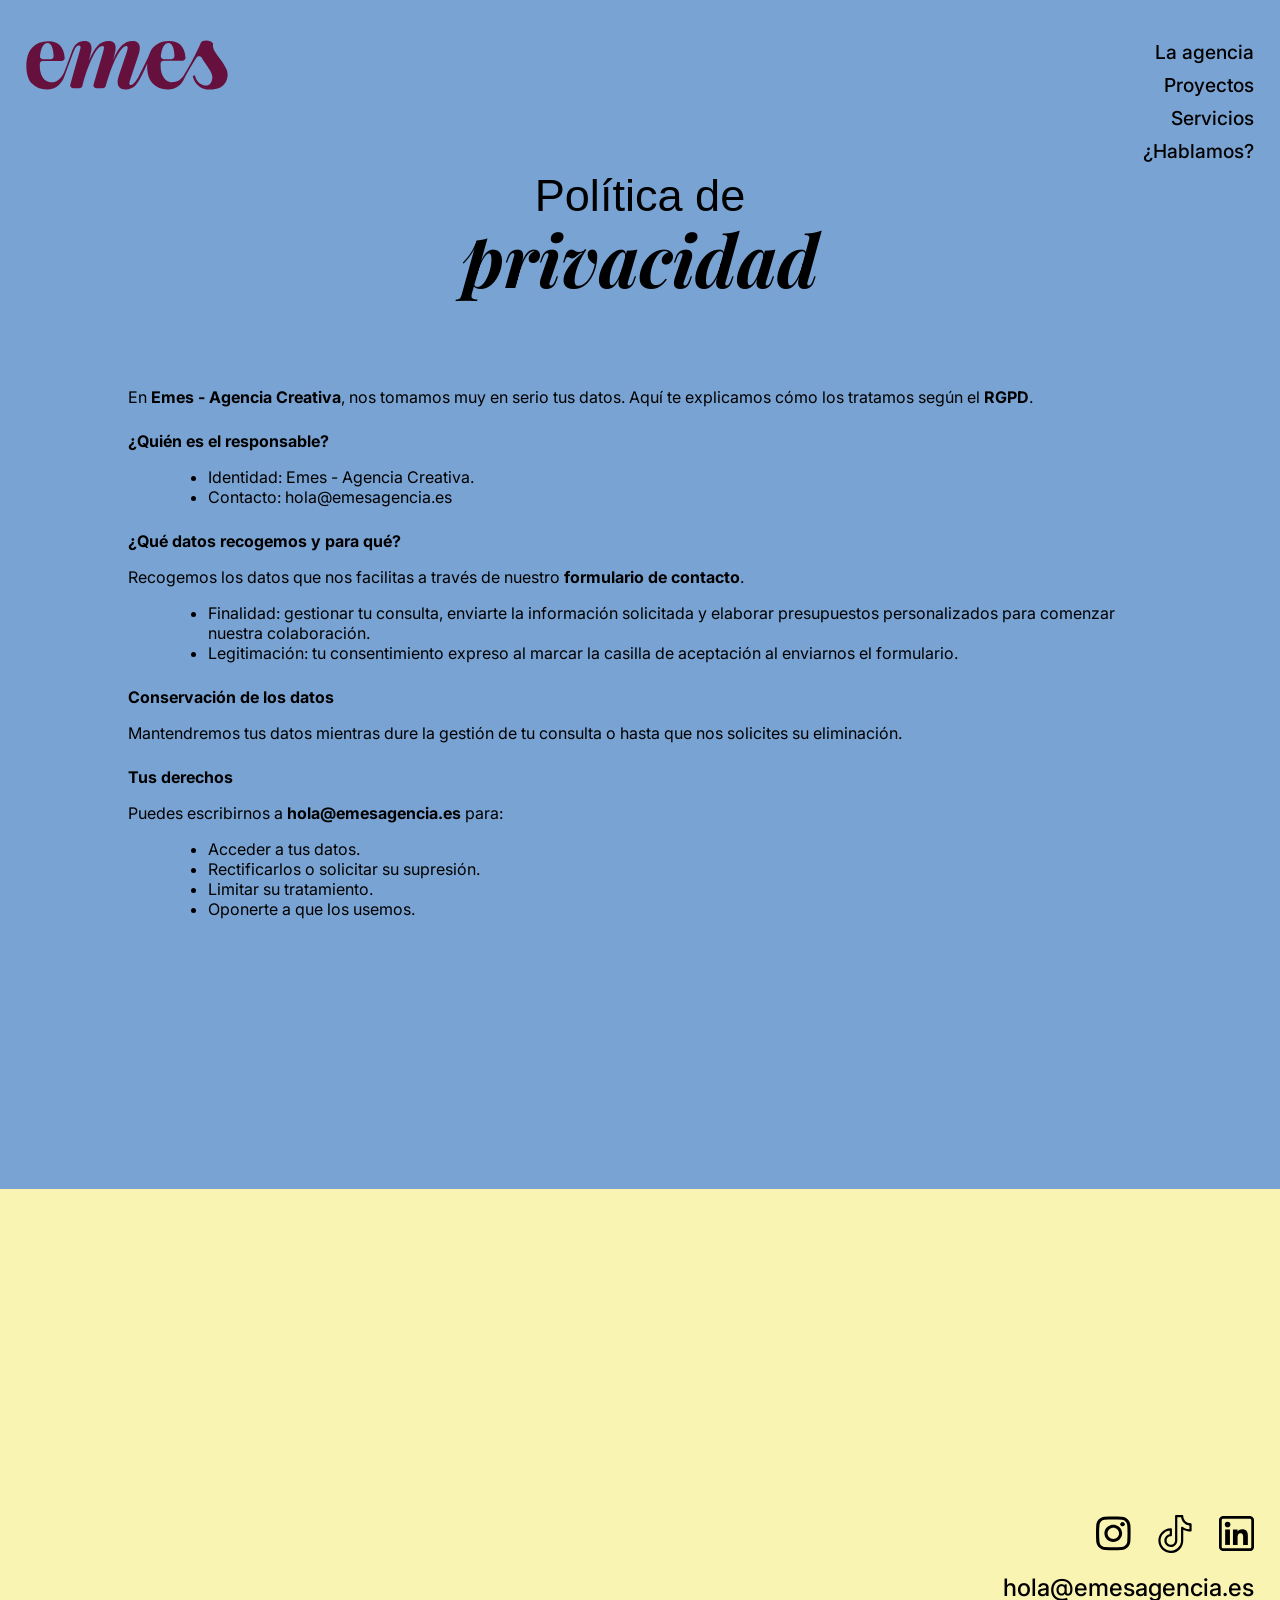
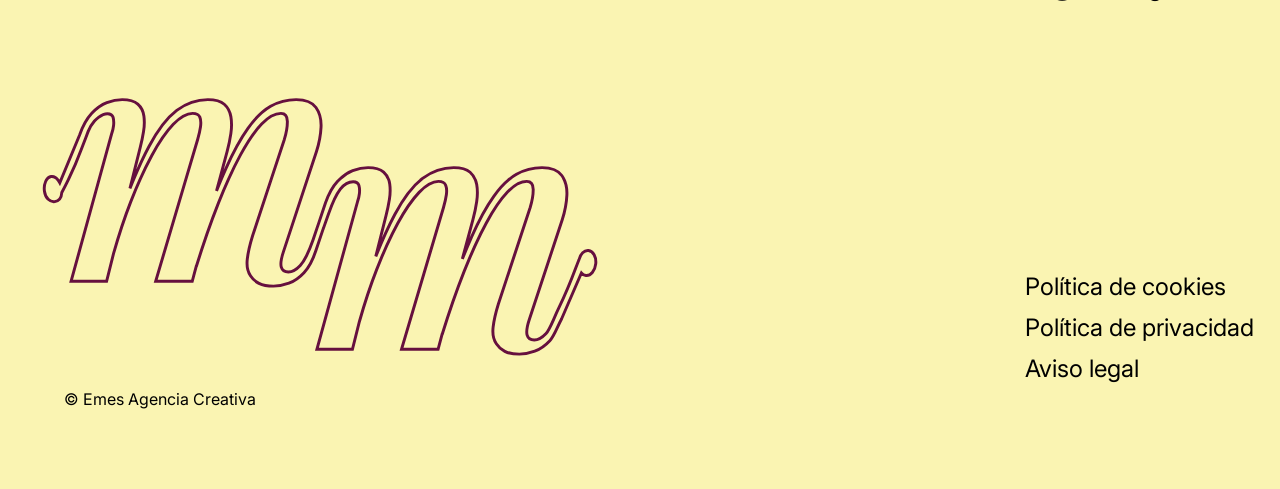
<file: uso de datos/politica privacidad/index.html>
<!DOCTYPE html>
<html lang="es">

<head>
    <meta charset="UTF-8">
    <link rel="icon" type="image/png" href="../../assets/flaticon.png">
    <meta name="viewport" content="width=device-width, initial-scale=1.0">
    <title>Política de Privacidad — Emes Agencia Creativa</title>
    <link rel="canonical" href="https://emesagencia.es/politica-privacidad/">
    <meta property="og:type" content="website">
    <meta property="og:url" content="https://emesagencia.es/politica-privacidad/">
    <meta property="og:title" content="Política de Privacidad — Emes Agencia Creativa">
    <meta property="og:description" content="">
    <meta property="og:image" content="https://emesagencia.es/assets/og-emes.jpg">
    <link rel="preconnect" href="https://fonts.googleapis.com">
    <link rel="preconnect" href="https://fonts.gstatic.com" crossorigin>
    <link
        href="https://fonts.googleapis.com/css2?family=Inter:wght@100..900&family=Playfair+Display:ital,wght@0,400..900;1,400..900&display=swap"
        rel="stylesheet">
    <link rel="stylesheet" href="../../estilo.css">
    <link href="https://api.fontshare.com/v2/css?f[]=excon@1,2&display=swap" rel="stylesheet">
    
    
    

</head>

<body>
    <header class="header">
        <nav class="nav-container" id="main-nav">
            <h1 class="header__logo">
                <a href="../../index.html" aria-label="Emes Agencia Creativa - inicio">
                    <svg id="svg-emes" data-name="Capa 1" xmlns="http://www.w3.org/2000/svg" viewBox="0 0 265.86 65.79"
                    class="emes-logo-svg vertical-align">
                    <defs>
                        <style>
                            .logo-emes {
                                fill: #66103e;
                            }
                        </style>
                    </defs>
                    <path class="logo-emes"
                        d="M264.21,39.66v-.12c-1.44-3.66-4.04-8.09-7.8-13.31l-2.72-3.62c-3.07-4.04-5.23-7.33-6.48-9.89-.31-.64-.76-1.99-1.08-3.75-.47-2.64.33-3.66-.31-4.66-2.44-3.87-8.82-4.66-13.31-2.93-1.08.42-2.81,2.23-3.65,5.11-9.07,19.13-16.88,33.25-21.14,39.73-.57.88-4.19,6.26-9.12,8.18-3.12,1.22-6.31,1.16-6.31,1.16-2.65,0-5.12-.78-7.42-2.34-2.3-1.55-4.17-4.05-5.61-7.47-1.44-3.42-2.16-7.71-2.16-12.86,0-.56,0-1.08,0-1.58.02-2.17,1.78-3.91,3.95-3.91h24.89c2.31,0,4.13-1.98,3.94-4.29-1.15-14.44-8.42-21.65-21.8-21.65-6,0-11.17,1.35-15.52,4.02-2.99,1.84-4.83,3.84-5.28,4.34-3.45,3.78-4.09,6.99-6.69,13.21-.13.31-.27.63-.27.63-.21.44-.41.82-.57,1.12-1.55,3.23-3.14,6.47-4.76,9.72-2.65,5.35-5.31,10.6-7.99,15.76-.03.06-.06.12-.1.18-.56.94-5.39,8.9-8.7,8.9-1.01,0-1.55-.5-1.55-.5-.44-.41-.67-1.06-.67-1.96,0-.78.24-1.91.71-3.38l11.45-34.47c1.08-3.11,1.63-5.96,1.63-8.53,0-2.81-.78-5.03-2.34-6.66-1.55-1.63-3.97-2.46-7.24-2.46-5.23,0-9.84,1.87-13.85,5.61-4.01,3.74-7.97,10.24-11.86,19.52l2.1-7.47c.94-3.5,1.4-6.35,1.4-8.53,0-6.08-3.08-9.12-9.22-9.12-5.61,0-10.43,2.03-14.42,6.08-4.01,4.05-7.93,10.83-11.75,20.33l2.57-10.05c.71-2.65,1.06-4.98,1.06-7.02,0-2.81-.74-5.06-2.22-6.78-1.48-1.71-3.89-2.57-7.24-2.57-1.99,0-3.85.31-5.61.94-1.94.69-3.27,1.58-3.68,1.87-2.9,2.01-4.43,4.65-5.17,6.24-.51.98-.98,2.05-1.4,3.21l-3.15,8.88c-.6,1.59-2.21,5.92-4.39,11.75-2.46,6.56-3.72,9.89-5.74,12.84-.5.73-4.1,5.93-8.05,7.45-1.78.68-5.02,1.15-6.15,1.15h-.09c-2.65,0-5.12-.78-7.42-2.34-2.3-1.55-4.17-4.05-5.61-7.47-1.44-3.42-2.16-7.71-2.16-12.86,0-.56,0-1.08,0-1.58.02-2.17,1.78-3.91,3.95-3.91h24.89c2.31,0,4.13-1.98,3.94-4.29C49.77,8.82,42.51,1.61,29.13,1.61c-8.65,0-15.59,2.78-20.8,8.35C3.1,15.52.5,23.57.5,34.09s2.43,18.06,7.3,23.31c4.87,5.25,11.43,7.89,19.69,7.89,6,0,11-1.78,15.01-5.32,3.62-3.2,6.22-7.02,7.84-11.45.68-1.86,3.89-10.52,9.63-26l2.22-5.96c.57-1.32.95-2.22,1.52-3.55l.33-.73c.24-.55.31-.74.44-1.03,0,0,.26-.58.97-1.48.2-.25.36-.42.4-.47,1.66-1.83,2.95-2.16,3.8-2.16,1.4,0,2.1.82,2.1,2.46,0,.93-.2,2.06-.59,3.38l-12.84,45.45c-.71,2.52,1.18,5.03,3.8,5.03h8.19c1.8,0,3.38-1.22,3.83-2.96l2.28-8.83v.12c3.89-13.01,8.05-23.56,12.44-31.67,4.4-8.1,8.35-12.15,11.86-12.15,1.24,0,1.87.74,1.87,2.22,0,1.16-.31,2.77-.94,4.8l-12.77,43.42c-.74,2.53,1.15,5.07,3.79,5.07h8.43c1.77,0,3.33-1.18,3.8-2.89l2.24-7.99v.35c4.52-14.65,9.02-25.81,13.5-33.48,4.48-7.67,8.31-11.51,11.51-11.51,1.08,0,1.63.78,1.63,2.34,0,1.1-.31,2.65-.94,4.68l-10.52,31.55c-1.16,3.5-1.75,6.55-1.75,9.12,0,2.18.43,3.93,1.28,5.25,1.71,2.81,4.83,4.21,9.34,4.21.61,0,1.61,0,2.87-.21,0,0,2.89-.46,5.67-2,4.04-2.22,6.87-5.51,11.89-15.03,2.3-4.36,5.11-10.1,7.93-17.05-.04.68-.1,1.79-.1,3.18,0,4.59.01,15.44,7.3,23.31,4.87,5.25,11.43,7.89,19.69,7.89,6,0,11-1.78,15.01-5.32.89-.78,3.24-2.86,5.37-6.32,1.18-1.89,1.8-3.44,1.96-3.79,1.23-2.88,5.4-10.26,15.61-26.62,1.61-2.58,5.4-2.52,6.91.12,1.35,2.37,3.38,5.57,6.11,9.59,2.31,3.37,4.02,5.97,5.13,7.83,1.11,1.84,1.89,3.83,2.36,5.93.47,2.12.37,4.32-.31,6.64-.51,1.76-1.48,4.49-4.39,5.92-2.72,1.32-5.58.71-6.57.44-3.65-.97-5.91-3.18-6.98-4.34-2.45-2.65-3.51-5.57-3.98-7.57-.19-.8-.99-1.29-1.79-1.14-.01,0-.02,0-.03,0-.85.17-1.41,1-1.21,1.84.26,1.11.65,2.35,1.21,3.66,1.2,2.84,2.77,4.9,3.97,6.26.77.8,2.55,2.52,4.76,3.89,1.23.76,2.38,1.28,2.69,1.42,1.11.48,1.78.71,2.65.91,2.85.72,8.58,1.14,14.12,0,1.89-.39,5.5-.93,9.45-3.99,2.86-2.21,4.82-5.13,5.88-8.78,1.31-4.47,1.23-8.52-.22-12.16ZM177.42,20.76c.6-5.04,1.62-8.93,3.05-11.65h-.01c1.83-3.46,4.14-5.2,6.95-5.2s4.77,2.01,6.14,6.02c1.04,3.07,1.64,6.77,1.79,11.1.08,2.26-1.69,4.15-3.95,4.15h-10.05c-2.36,0-4.21-2.07-3.93-4.42ZM18.39,20.89c.6-5.04,1.62-8.93,3.05-11.65h-.01c1.83-3.46,4.14-5.2,6.95-5.2s4.77,2.01,6.14,6.02c1.04,3.07,1.64,6.77,1.79,11.1.08,2.26-1.69,4.15-3.95,4.15h-10.05c-2.36,0-4.21-2.07-3.93-4.42Z" />
                </svg>
                    <span class="visually-hidden">Emes Agencia Creativa</span>
                </a>
            </h1>

            <input type="checkbox" id="menu-toggle" class="menu-checkbox">

            <label for="menu-toggle" class="nav__burguer" aria-label="Abrir menú">
                <span></span>
                <span></span>
                <span></span>
            </label>

            <div class="header__menu">
                <ul class="header__menu_list">
                    <li><a href="../../la-agencia/index.html">La agencia</a></li>
                    <li><a href="../../proyectos/index.html">Proyectos</a></li>
                    <li><a href="../../servicios/index.html">Servicios</a></li>
                    <li><a href="../../contacto/index.html">¿Hablamos?</a></li>
                </ul>
            </div>

            <!-- OVERLAY MENÚ HAMBURGUESA -->
            <div class="menu__overlay u-flex-col">

                <div class="menu__overlay_header">
                    <?xml version="1.0" encoding="UTF-8"?>
                    <svg id="svg-emes-contorno" data-name="Capa 1" xmlns="http://www.w3.org/2000/svg"
                        viewBox="0 0 265.86 65.79" class="emes-logo-svg">
                        <defs>
                            <style>
                                .cls-1 {
                                    fill: none;
                                    stroke: #66103e;
                                    stroke-miterlimit: 10;
                                }
                            </style>
                        </defs>
                        <path class="cls-1"
                            d="M264.21,39.66v-.12c-1.44-3.66-4.04-8.09-7.8-13.31l-2.72-3.62c-3.07-4.04-5.23-7.33-6.48-9.89-.31-.64-.76-1.99-1.08-3.75-.47-2.64.33-3.66-.31-4.66-2.44-3.87-8.82-4.66-13.31-2.93-1.08.42-2.81,2.23-3.65,5.11-9.07,19.13-16.88,33.25-21.14,39.73-.57.88-4.19,6.26-9.12,8.18-3.12,1.22-6.31,1.16-6.31,1.16-2.65,0-5.12-.78-7.42-2.34-2.3-1.55-4.17-4.05-5.61-7.47-1.44-3.42-2.16-7.71-2.16-12.86,0-.56,0-1.08,0-1.58.02-2.17,1.78-3.91,3.95-3.91h24.89c2.31,0,4.13-1.98,3.94-4.29-1.15-14.44-8.42-21.65-21.8-21.65-6,0-11.17,1.35-15.52,4.02-2.99,1.84-4.83,3.84-5.28,4.34-3.45,3.78-4.09,6.99-6.69,13.21-.13.31-.27.63-.27.63-.21.44-.41.82-.57,1.12-1.55,3.23-3.14,6.47-4.76,9.72-2.65,5.35-5.31,10.6-7.99,15.76-.03.06-.06.12-.1.18-.56.94-5.39,8.9-8.7,8.9-1.01,0-1.55-.5-1.55-.5-.44-.41-.67-1.06-.67-1.96,0-.78.24-1.91.71-3.38l11.45-34.47c1.08-3.11,1.63-5.96,1.63-8.53,0-2.81-.78-5.03-2.34-6.66-1.55-1.63-3.97-2.46-7.24-2.46-5.23,0-9.84,1.87-13.85,5.61-4.01,3.74-7.97,10.24-11.86,19.52l2.1-7.47c.94-3.5,1.4-6.35,1.4-8.53,0-6.08-3.08-9.12-9.22-9.12-5.61,0-10.43,2.03-14.42,6.08-4.01,4.05-7.93,10.83-11.75,20.33l2.57-10.05c.71-2.65,1.06-4.98,1.06-7.02,0-2.81-.74-5.06-2.22-6.78-1.48-1.71-3.89-2.57-7.24-2.57-1.99,0-3.85.31-5.61.94-1.94.69-3.27,1.58-3.68,1.87-2.9,2.01-4.43,4.65-5.17,6.24-.51.98-.98,2.05-1.4,3.21l-3.15,8.88c-.6,1.59-2.21,5.92-4.39,11.75-2.46,6.56-3.72,9.89-5.74,12.84-.5.73-4.1,5.93-8.05,7.45-1.78.68-5.02,1.15-6.15,1.15h-.09c-2.65,0-5.12-.78-7.42-2.34-2.3-1.55-4.17-4.05-5.61-7.47-1.44-3.42-2.16-7.71-2.16-12.86,0-.56,0-1.08,0-1.58.02-2.17,1.78-3.91,3.95-3.91h24.89c2.31,0,4.13-1.98,3.94-4.29C49.77,8.82,42.51,1.61,29.13,1.61c-8.65,0-15.59,2.78-20.8,8.35C3.1,15.52.5,23.57.5,34.09s2.43,18.06,7.3,23.31c4.87,5.25,11.43,7.89,19.69,7.89,6,0,11-1.78,15.01-5.32,3.62-3.2,6.22-7.02,7.84-11.45.68-1.86,3.89-10.52,9.63-26l2.22-5.96c.57-1.32.95-2.22,1.52-3.55l.33-.73c.24-.55.31-.74.44-1.03,0,0,.26-.58.97-1.48.2-.25.36-.42.4-.47,1.66-1.83,2.95-2.16,3.8-2.16,1.4,0,2.1.82,2.1,2.46,0,.93-.2,2.06-.59,3.38l-12.84,45.45c-.71,2.52,1.18,5.03,3.8,5.03h8.19c1.8,0,3.38-1.22,3.83-2.96l2.28-8.83v.12c3.89-13.01,8.05-23.56,12.44-31.67,4.4-8.1,8.35-12.15,11.86-12.15,1.24,0,1.87.74,1.87,2.22,0,1.16-.31,2.77-.94,4.8l-12.77,43.42c-.74,2.53,1.15,5.07,3.79,5.07h8.43c1.77,0,3.33-1.18,3.8-2.89l2.24-7.99v.35c4.52-14.65,9.02-25.81,13.5-33.48,4.48-7.67,8.31-11.51,11.51-11.51,1.08,0,1.63.78,1.63,2.34,0,1.1-.31,2.65-.94,4.68l-10.52,31.55c-1.16,3.5-1.75,6.55-1.75,9.12,0,2.18.43,3.93,1.28,5.25,1.71,2.81,4.83,4.21,9.34,4.21.61,0,1.61,0,2.87-.21,0,0,2.89-.46,5.67-2,4.04-2.22,6.87-5.51,11.89-15.03,2.3-4.36,5.11-10.1,7.93-17.05-.04.68-.1,1.79-.1,3.18,0,4.59.01,15.44,7.3,23.31,4.87,5.25,11.43,7.89,19.69,7.89,6,0,11-1.78,15.01-5.32.89-.78,3.24-2.86,5.37-6.32,1.18-1.89,1.8-3.44,1.96-3.79,1.23-2.88,5.4-10.26,15.61-26.62,1.61-2.58,5.4-2.52,6.91.12,1.35,2.37,3.38,5.57,6.11,9.59,2.31,3.37,4.02,5.97,5.13,7.83,1.11,1.84,1.89,3.83,2.36,5.93.47,2.12.37,4.32-.31,6.64-.51,1.76-1.48,4.49-4.39,5.92-2.72,1.32-5.58.71-6.57.44-3.65-.97-5.91-3.18-6.98-4.34-2.45-2.65-3.51-5.57-3.98-7.57-.19-.8-.99-1.29-1.79-1.14-.01,0-.02,0-.03,0-.85.17-1.41,1-1.21,1.84.26,1.11.65,2.35,1.21,3.66,1.2,2.84,2.77,4.9,3.97,6.26.77.8,2.55,2.52,4.76,3.89,1.23.76,2.38,1.28,2.69,1.42,1.11.48,1.78.71,2.65.91,2.85.72,8.58,1.14,14.12,0,1.89-.39,5.5-.93,9.45-3.99,2.86-2.21,4.82-5.13,5.88-8.78,1.31-4.47,1.23-8.52-.22-12.16ZM177.42,20.76c.6-5.04,1.62-8.93,3.05-11.65h-.01c1.83-3.46,4.14-5.2,6.95-5.2s4.77,2.01,6.14,6.02c1.04,3.07,1.64,6.77,1.79,11.1.08,2.26-1.69,4.15-3.95,4.15h-10.05c-2.36,0-4.21-2.07-3.93-4.42ZM18.39,20.89c.6-5.04,1.62-8.93,3.05-11.65h-.01c1.83-3.46,4.14-5.2,6.95-5.2s4.77,2.01,6.14,6.02c1.04,3.07,1.64,6.77,1.79,11.1.08,2.26-1.69,4.15-3.95,4.15h-10.05c-2.36,0-4.21-2.07-3.93-4.42Z" />
                    </svg>
                </div>

                <nav class="menu__overlay_nav u-flex-center">
                    <ul class="menu__overlay_nav_list">
                        <li><a href="../../la-agencia/index.html">La agencia</a></li>
                        <li><a href="../../proyectos/index.html">Proyectos</a></li>
                        <li><a href="../../servicios/index.html">Servicios</a></li>
                        <li><a href="../../contacto/index.html">¿Hablamos?</a></li>
                    </ul>
                </nav>

                <div class="menu__overlay_footer u-flex-col">
                    <?xml version="1.0" encoding="UTF-8"?>
                    <svg id="svg-mm-contorno" data-name="Capa 1" xmlns="http://www.w3.org/2000/svg"
                        viewBox="0 0 200.99 90.3" class="logo-mm-contorno__footer">
                        <defs>
                            <style>
                                .cls-1 {
                                    fill: none;
                                    stroke: #66103e;
                                    stroke-miterlimit: 10;
                                }
                            </style>
                        </defs>
                        <path class="cls-1"
                            d="M192.12,53.21c-1.42-.15-2.76,1.22-3.22,3.16-1.03,2.36-2.73,7.93-6.84,16.38-2.03,4.17-3.01,7.31-4.39,8.79-1.39,1.48-2.73,2.23-4.04,2.23s-2.12-.55-2.43-1.64c-.31-1.09-.08-2.81.69-5.16l11.32-34.35c.92-2.89,1.44-5.67,1.56-8.32.12-2.66-.46-4.88-1.73-6.68-1.27-1.8-3.52-2.7-6.76-2.7s-6.07.76-8.72,2.29c-2.66,1.52-5.24,4.03-7.74,7.5-2.5,3.48-5.03,8.09-7.57,13.83-1.02,2.31-2.08,4.84-3.16,7.58l3.63-13.5c.54-2.03.96-4.08,1.27-6.15.31-2.07.31-3.99,0-5.74-.31-1.76-1.06-3.16-2.25-4.22-1.2-1.06-3.06-1.58-5.6-1.58-3.85,0-7.39,1.23-10.63,3.69-3.24,2.46-6.4,6.56-9.48,12.31-2.08,3.87-4.24,8.66-6.49,14.32l3.49-13.91c.46-1.8.85-3.63,1.15-5.51.31-1.88.35-3.65.12-5.33-.23-1.68-.92-3.03-2.08-4.05-1.15-1.01-2.93-1.52-5.31-1.52-1.69,0-3.45.35-5.26,1.05-1.81.7-3.52,1.92-5.14,3.63-1.62,1.72-3,4.18-4.16,7.38l-2.58,7.74h-.01l-1.62,4.81c-1.54,4.38-3.01,7.31-4.39,8.79-1.39,1.48-2.73,2.23-4.04,2.23s-2.12-.55-2.43-1.64c-.31-1.09-.08-2.81.69-5.16l11.32-34.35c.92-2.89,1.44-5.67,1.56-8.32.12-2.66-.46-4.88-1.73-6.68-1.27-1.8-3.52-2.7-6.76-2.7s-6.07.76-8.72,2.29c-2.66,1.52-5.24,4.03-7.74,7.5-2.5,3.48-5.03,8.09-7.57,13.83-1.02,2.31-2.08,4.84-3.16,7.58l3.63-13.5c.54-2.03.96-4.08,1.27-6.15.31-2.07.31-3.99,0-5.74-.31-1.76-1.06-3.16-2.25-4.22-1.2-1.06-3.06-1.58-5.6-1.58-3.85,0-7.39,1.23-10.63,3.69-3.24,2.46-6.4,6.56-9.48,12.31-2.08,3.87-4.24,8.66-6.49,14.32l3.49-13.91c.46-1.8.85-3.63,1.15-5.51.31-1.88.35-3.65.12-5.33-.23-1.68-.92-3.03-2.08-4.05-1.15-1.01-2.93-1.52-5.31-1.52-1.69,0-3.45.35-5.26,1.05-1.81.7-3.52,1.92-5.14,3.63-1.62,1.72-3,4.18-4.16,7.38l-6.76,16.34c-.69-1.26-1.85-2.3-2.96-2.14-1.63.23-2.61,2.62-2.28,5,.33,2.38,1.92,3.79,3.55,3.55,1.32-.19,2.25-1.3,2.38-3.11,4.91-9.22,6.19-13.57,7.1-15.9.84-2.15,1.16-2.99,1.9-4.96.3-.8.98-2.17,2.15-3.53,0,0,2.2-2.52,4.39-2.52,1.08,0,1.73.41,1.96,1.23.23.82.29,1.76.17,2.81-.12,1.06-.33,1.98-.64,2.76l-13.87,50.41h12.13l2.36-9.4c1.79-6.35,3.75-12.29,5.9-17.79,2.35-6.02,4.76-11.29,7.22-15.82,2.46-4.53,4.89-8.05,7.28-10.55,2.39-2.5,4.58-3.75,6.59-3.75,1.31,0,2.14.43,2.48,1.29.35.86.42,1.95.23,3.28-.19,1.33-.52,2.77-.98,4.34l-14.33,48.41h12.48l1.43-5.32-.04.28c2.46-7.97,4.97-15.16,7.51-21.57,2.54-6.41,5.06-11.92,7.57-16.53,2.5-4.61,4.91-8.13,7.22-10.55,2.31-2.42,4.51-3.63,6.59-3.63,1.46,0,2.2.92,2.2,2.75s-.35,3.89-1.04,6.15l-10.86,32.94c-.92,2.97-1.52,5.61-1.79,7.91-.27,2.31.1,4.2,1.1,5.69.69,1.1,1.66,1.95,2.89,2.58,1.23.62,2.89.94,4.97.94,1.69,0,3.45-.33,5.26-1s3.52-1.85,5.14-3.58c1.62-1.72,2.96-4.22,4.04-7.5l2.57-7.62h.02l1.73-4.92c1.39-3.99,2.73-6.82,4.04-8.5,1.31-1.68,2.77-2.52,4.39-2.52,1.08,0,1.73.41,1.96,1.23.23.82.29,1.76.17,2.81-.12,1.06-.33,1.98-.64,2.76l-13.87,50.41h12.13l2.36-9.4c1.79-6.35,3.75-12.29,5.9-17.79,2.35-6.02,4.76-11.29,7.22-15.82,2.46-4.53,4.89-8.05,7.28-10.55,2.39-2.5,4.58-3.75,6.59-3.75,1.31,0,2.14.43,2.48,1.29.35.86.42,1.95.23,3.28-.19,1.33-.52,2.77-.98,4.34l-14.33,48.41h12.48l1.43-5.32-.04.28c2.46-7.97,4.97-15.16,7.51-21.57,2.54-6.41,5.06-11.92,7.57-16.53,2.5-4.61,4.91-8.13,7.22-10.55,2.31-2.42,4.51-3.63,6.59-3.63,1.46,0,2.2.92,2.2,2.75s-.35,3.89-1.04,6.15l-10.86,32.94c-.92,2.97-1.52,5.61-1.79,7.91-.27,2.31.1,4.2,1.1,5.69.69,1.1,1.66,1.95,2.89,2.58,1.23.62,2.89.94,4.97.94,1.69,0,3.45-.33,5.26-1s3.52-1.85,5.14-3.58c1.62-1.72,2.35-4.35,4.04-7.5l6.74-15.61c.42.49.94.81,1.53.87,1.62.17,3.12-1.61,3.36-3.98.24-2.36-.88-4.41-2.5-4.58Z" />
                    </svg>

                    <div class="footer__items u-flex-col">
                        <div class="footer__social-icons u-flex-center">
                            <a href="https://www.instagram.com/emesagencia/" aria-label="Instagram" target="_blank" rel="noopener noreferrer">
                    <svg class="size-icons" width="44" height="43" viewBox="0 0 44 43" fill="none" xmlns="http://www.w3.org/2000/svg">
                        <path d="M31.9839 42.2702C24.9396 42.6569 18.2015 42.6569 11.4635 42.2702C5.20669 41.8835 0.612551 37.4577 0.262522 31.3562C-0.0875074 24.6961 -0.0875074 18.1649 0.262522 11.4618C0.525044 5.66109 4.8129 0.891594 10.6759 0.418942C18.0703 -0.139647 25.1584 -0.139647 32.5527 0.418942C38.6345 0.848626 43.0536 5.70406 43.3162 11.6767C43.5787 18.3368 43.5787 24.6961 43.2286 31.3562C42.9224 37.3288 38.4157 42.0124 32.0277 42.3131L31.9839 42.2702ZM32.1152 38.403C36.4906 38.1452 39.1158 34.7507 39.3345 30.8406C39.6846 24.3953 39.6846 18.1219 39.3345 11.6337C39.1158 7.80951 36.5343 4.58688 32.509 4.24313C25.1584 3.64157 17.9828 3.5986 10.6759 4.2861C7.26311 4.62985 4.68165 7.29389 4.37537 10.6884C3.71906 17.7352 3.76282 24.6961 4.37537 31.7429C4.68165 35.4382 7.6569 38.1452 11.4197 38.403C18.289 38.8327 25.0709 38.8757 32.1589 38.403H32.1152Z" fill="black"/>
                        <path d="M35.9217 9.91453C35.9217 8.49657 34.7404 7.37939 33.3403 7.37939C31.9401 7.37939 30.7588 8.49657 30.7588 9.91453C30.7588 11.3325 31.9401 12.4497 33.3403 12.4497C34.7404 12.4497 35.9217 11.3325 35.9217 9.91453Z" fill="black"/>
                        <path d="M32.8593 21.3017C32.8593 27.3172 27.8714 32.2156 21.7021 32.2156C15.5328 32.2156 10.5449 27.3172 10.5449 21.3017C10.5449 15.2861 15.5328 10.3877 21.7021 10.3877C27.8714 10.3877 32.8593 15.2861 32.8593 21.3017ZM28.9652 21.2587C28.9652 17.3486 25.7275 14.1689 21.7459 14.1689C17.7643 14.1689 14.5265 17.3486 14.5265 21.2587C14.5265 25.1688 17.7643 28.3485 21.7459 28.3485C25.7275 28.3485 28.9652 25.1688 28.9652 21.2587Z" fill="black"/>
                        <path d="M33.3403 12.4497C34.766 12.4497 35.9217 11.3146 35.9217 9.91453C35.9217 8.51441 34.766 7.37939 33.3403 7.37939C31.9146 7.37939 30.7588 8.51441 30.7588 9.91453C30.7588 11.3146 31.9146 12.4497 33.3403 12.4497Z" fill="black"/>
                    </svg>
                </a>

                            <a href="https://www.tiktok.com/@emesagencia?is_from_webapp=1&sender_device=pc" aria-label="TikTok" target="_blank" rel="noopener noreferrer">
                    <svg class="size-icons size-icons-tiktok" id="Capa_1" data-name="Capa 1" xmlns="http://www.w3.org/2000/svg" viewBox="0 0 80.05 91.44">
                        <path d="M32.48,91.44h-5.07c-12.65-1.16-23.39-10.14-26.51-22.64-2.28-9.16-.17-18.79,5.88-26.2,5.54-6.79,14-11.02,23.12-11.01,1.42,0,2.75,1.03,2.75,2.57v14.61c0,1.5-1.36,2.53-2.78,2.55-5.69.08-10.14,4.72-10.12,10.26.02,5.54,4.43,10.08,10.04,10.2,5.28.12,10.37-4.14,10.37-9.8l.07-59.28c0-1.43,1.06-2.69,2.51-2.69h14.64c1.44,0,2.55,1.26,2.55,2.63.03,9.75,7.92,17.49,17.64,17.48,1.33,0,2.47,1.26,2.47,2.57v14.47c-.05,1.56-1.25,2.67-2.81,2.66-6.08-.04-11.93-1.48-17.27-4.33l-.07,26.83c-.28,15.36-12.36,27.8-27.41,29.12ZM54.57,30.67c0-1.26.77-2.08,1.63-2.46.96-.43,1.93-.22,2.8.4,4.64,3.3,10.01,5.26,15.69,5.74l-.02-9.04c-10.51-1.29-18.68-9.51-19.95-19.95h-9.15s.03,55.92.03,55.92c0,8.41-6.35,15.33-14.63,15.86-8.24.53-15.54-5.53-16.51-13.76-.96-8.14,4.56-15.72,12.82-17.21v-9.08c-13.32,1.52-22.85,13.24-21.84,26.32s12.23,23.18,25.4,22.72c13.05-.45,23.71-11.2,23.72-24.53v-30.93Z"/>
                    </svg>
                </a>

                            <a href="https://www.linkedin.com/company/emes-agencia-creativa/about/" aria-label="LinkedIn" target="_blank" rel="noopener noreferrer">
                    <svg class="size-icons" id="Capa_1" data-name="Capa 1" xmlns="http://www.w3.org/2000/svg" viewBox="0 0 91.44 91.44">
                        <path d="M82.33,91.44H9.11c-4.64-.86-8.26-4.47-9.11-9.11V9.1C.86,4.4,4.49.83,9.39,0h72.65c4.97.83,8.55,4.42,9.39,9.39v72.65c-.83,4.91-4.4,8.53-9.1,9.39ZM80.7,84.29c2.02,0,3.6-1.58,3.6-3.6V10.74c0-2.02-1.58-3.6-3.6-3.6H10.75c-2.02,0-3.6,1.58-3.6,3.6v69.95c0,2.02,1.58,3.6,3.6,3.6h69.95Z"/>
                        <circle cx="22.5" cy="22.32" r="7.32"/>
                        <g>
                            <path d="M57.89,45.29c-3.6-.55-6.94.63-8.33,4.1-.65,1.62-.86,3.27-.98,5.09v21.06s-12.15,0-12.15,0v-40.36s12.14,0,12.14,0l.03,5.4c3.63-5.97,10.79-7.06,17.36-5.45,3.96.97,6.81,3.8,8.08,7.64.92,2.77,1.16,5.52,1.32,8.51v24.27s-12.31,0-12.31,0v-21.59c-.15-3.96-1.05-8.03-5.16-8.66Z"/>
                            <rect x="16.07" y="35.18" width="12.5" height="40.36"/>
                        </g>
                    </svg>
                </a>
                        </div>

                        <p class="footer__copyright">© Emes Agencia Creativa</p>
                    </div>
                </div>
            </div>
        </nav>
    </header>

    <main class="uso-datos__main u-flex-col u-bg-blue">
        <div class="u-flex-col titulo-pagina">
            <p class="titulo1-excon">Política de</p>
            <h2 class="titulo2-playfair">privacidad</h2>
        </div>

        <article>
            <div class="article__space_p u-flex-col">
                <div>
                    <p>En <span class="bold">Emes - Agencia Creativa</span>, nos tomamos muy en serio tus datos. Aquí te explicamos cómo los tratamos según el <span class="bold">RGPD</span>.</p>
                </div>
                <div>
                    <p class="bold">¿Quién es el responsable?</p>
                    <ul>
                        <li>Identidad: Emes - Agencia Creativa.</li>
                        <li>Contacto: hola@emesagencia.es</li>
                    </ul>
                </div>

                <div>
                    <p class="bold">¿Qué datos recogemos y para qué?</p>
                    <p>Recogemos los datos que nos facilitas a través de nuestro <span class="bold">formulario de contacto</span>.</p>
                    <ul>
                        <li>Finalidad: gestionar tu consulta, enviarte la información solicitada y elaborar presupuestos personalizados para
                            comenzar nuestra colaboración.</li>
                        <li>Legitimación: tu consentimiento expreso al marcar la casilla de aceptación al enviarnos el formulario.</li>
                    </ul>
                </div>

                <div>
                    <p class="bold">Conservación de los datos</p>
                    <p>Mantendremos tus datos mientras dure la gestión de tu consulta o hasta que nos solicites su eliminación.</p>
                </div>

                <div>
                    <p class="bold">Tus derechos</p>
                    <p>Puedes escribirnos a <span class="bold">hola@emesagencia.es</span> para:</p>
                    <ul>
                        <li>Acceder a tus datos.</li>
                        <li>Rectificarlos o solicitar su supresión.</li>
                        <li>Limitar su tratamiento.</li>
                        <li>Oponerte a que los usemos.</li>
                    </ul>
                </div>
            </div>
        </article>
    </main>



    <!-- FOOTER MÓVIL -->
    <footer class="footer-mobile u-flex-col u-bg-yellow">
        <div class="footer-mobile__top u-flex-col">
            <a href="mailto:hola@emesagencia.es" class="footer-mobile__email">hola@emesagencia.es</a>

            <!-- nav semántico para los links legales, usamos nav porque es un grupo de enlaces de navegación pero se diferencia del nav principal del header con aria label-->
            <nav class="footer-mobile__legal u-flex-col" aria-label="Enlaces legales">
                <a href="../cookies/index.html">Política de cookies</a>
                <a href="../politica privacidad/index.html">Política de privacidad</a>
                <a href="../aviso legal/index.html">Aviso legal</a>
            </nav>
        </div>
        <div class="footer-mobile__bottom u-flex-col">
            <!-- SVG de logo-mm-contorno -->
            <?xml version="1.0" encoding="UTF-8"?>
            <svg id="svg-mm-contorno" data-name="Capa 1" xmlns="http://www.w3.org/2000/svg" viewBox="0 0 200.99 90.3"
                class="logo-mm-contorno__footer">
                <defs>
                    <style>
                        .cls-1 {
                            fill: none;
                            stroke: #66103e;
                            stroke-miterlimit: 10;
                        }
                    </style>
                </defs>
                <path class="cls-1"
                    d="M192.12,53.21c-1.42-.15-2.76,1.22-3.22,3.16-1.03,2.36-2.73,7.93-6.84,16.38-2.03,4.17-3.01,7.31-4.39,8.79-1.39,1.48-2.73,2.23-4.04,2.23s-2.12-.55-2.43-1.64c-.31-1.09-.08-2.81.69-5.16l11.32-34.35c.92-2.89,1.44-5.67,1.56-8.32.12-2.66-.46-4.88-1.73-6.68-1.27-1.8-3.52-2.7-6.76-2.7s-6.07.76-8.72,2.29c-2.66,1.52-5.24,4.03-7.74,7.5-2.5,3.48-5.03,8.09-7.57,13.83-1.02,2.31-2.08,4.84-3.16,7.58l3.63-13.5c.54-2.03.96-4.08,1.27-6.15.31-2.07.31-3.99,0-5.74-.31-1.76-1.06-3.16-2.25-4.22-1.2-1.06-3.06-1.58-5.6-1.58-3.85,0-7.39,1.23-10.63,3.69-3.24,2.46-6.4,6.56-9.48,12.31-2.08,3.87-4.24,8.66-6.49,14.32l3.49-13.91c.46-1.8.85-3.63,1.15-5.51.31-1.88.35-3.65.12-5.33-.23-1.68-.92-3.03-2.08-4.05-1.15-1.01-2.93-1.52-5.31-1.52-1.69,0-3.45.35-5.26,1.05-1.81.7-3.52,1.92-5.14,3.63-1.62,1.72-3,4.18-4.16,7.38l-2.58,7.74h-.01l-1.62,4.81c-1.54,4.38-3.01,7.31-4.39,8.79-1.39,1.48-2.73,2.23-4.04,2.23s-2.12-.55-2.43-1.64c-.31-1.09-.08-2.81.69-5.16l11.32-34.35c.92-2.89,1.44-5.67,1.56-8.32.12-2.66-.46-4.88-1.73-6.68-1.27-1.8-3.52-2.7-6.76-2.7s-6.07.76-8.72,2.29c-2.66,1.52-5.24,4.03-7.74,7.5-2.5,3.48-5.03,8.09-7.57,13.83-1.02,2.31-2.08,4.84-3.16,7.58l3.63-13.5c.54-2.03.96-4.08,1.27-6.15.31-2.07.31-3.99,0-5.74-.31-1.76-1.06-3.16-2.25-4.22-1.2-1.06-3.06-1.58-5.6-1.58-3.85,0-7.39,1.23-10.63,3.69-3.24,2.46-6.4,6.56-9.48,12.31-2.08,3.87-4.24,8.66-6.49,14.32l3.49-13.91c.46-1.8.85-3.63,1.15-5.51.31-1.88.35-3.65.12-5.33-.23-1.68-.92-3.03-2.08-4.05-1.15-1.01-2.93-1.52-5.31-1.52-1.69,0-3.45.35-5.26,1.05-1.81.7-3.52,1.92-5.14,3.63-1.62,1.72-3,4.18-4.16,7.38l-6.76,16.34c-.69-1.26-1.85-2.3-2.96-2.14-1.63.23-2.61,2.62-2.28,5,.33,2.38,1.92,3.79,3.55,3.55,1.32-.19,2.25-1.3,2.38-3.11,4.91-9.22,6.19-13.57,7.1-15.9.84-2.15,1.16-2.99,1.9-4.96.3-.8.98-2.17,2.15-3.53,0,0,2.2-2.52,4.39-2.52,1.08,0,1.73.41,1.96,1.23.23.82.29,1.76.17,2.81-.12,1.06-.33,1.98-.64,2.76l-13.87,50.41h12.13l2.36-9.4c1.79-6.35,3.75-12.29,5.9-17.79,2.35-6.02,4.76-11.29,7.22-15.82,2.46-4.53,4.89-8.05,7.28-10.55,2.39-2.5,4.58-3.75,6.59-3.75,1.31,0,2.14.43,2.48,1.29.35.86.42,1.95.23,3.28-.19,1.33-.52,2.77-.98,4.34l-14.33,48.41h12.48l1.43-5.32-.04.28c2.46-7.97,4.97-15.16,7.51-21.57,2.54-6.41,5.06-11.92,7.57-16.53,2.5-4.61,4.91-8.13,7.22-10.55,2.31-2.42,4.51-3.63,6.59-3.63,1.46,0,2.2.92,2.2,2.75s-.35,3.89-1.04,6.15l-10.86,32.94c-.92,2.97-1.52,5.61-1.79,7.91-.27,2.31.1,4.2,1.1,5.69.69,1.1,1.66,1.95,2.89,2.58,1.23.62,2.89.94,4.97.94,1.69,0,3.45-.33,5.26-1s3.52-1.85,5.14-3.58c1.62-1.72,2.96-4.22,4.04-7.5l2.57-7.62h.02l1.73-4.92c1.39-3.99,2.73-6.82,4.04-8.5,1.31-1.68,2.77-2.52,4.39-2.52,1.08,0,1.73.41,1.96,1.23.23.82.29,1.76.17,2.81-.12,1.06-.33,1.98-.64,2.76l-13.87,50.41h12.13l2.36-9.4c1.79-6.35,3.75-12.29,5.9-17.79,2.35-6.02,4.76-11.29,7.22-15.82,2.46-4.53,4.89-8.05,7.28-10.55,2.39-2.5,4.58-3.75,6.59-3.75,1.31,0,2.14.43,2.48,1.29.35.86.42,1.95.23,3.28-.19,1.33-.52,2.77-.98,4.34l-14.33,48.41h12.48l1.43-5.32-.04.28c2.46-7.97,4.97-15.16,7.51-21.57,2.54-6.41,5.06-11.92,7.57-16.53,2.5-4.61,4.91-8.13,7.22-10.55,2.31-2.42,4.51-3.63,6.59-3.63,1.46,0,2.2.92,2.2,2.75s-.35,3.89-1.04,6.15l-10.86,32.94c-.92,2.97-1.52,5.61-1.79,7.91-.27,2.31.1,4.2,1.1,5.69.69,1.1,1.66,1.95,2.89,2.58,1.23.62,2.89.94,4.97.94,1.69,0,3.45-.33,5.26-1s3.52-1.85,5.14-3.58c1.62-1.72,2.35-4.35,4.04-7.5l6.74-15.61c.42.49.94.81,1.53.87,1.62.17,3.12-1.61,3.36-3.98.24-2.36-.88-4.41-2.5-4.58Z" />
            </svg>

            <div class="footer__social-icons u-flex-center">
                <a href="https://www.instagram.com/emesagencia/" aria-label="Instagram" target="_blank" rel="noopener noreferrer">
                    <svg class="size-icons" width="44" height="43" viewBox="0 0 44 43" fill="none" xmlns="http://www.w3.org/2000/svg">
                        <path d="M31.9839 42.2702C24.9396 42.6569 18.2015 42.6569 11.4635 42.2702C5.20669 41.8835 0.612551 37.4577 0.262522 31.3562C-0.0875074 24.6961 -0.0875074 18.1649 0.262522 11.4618C0.525044 5.66109 4.8129 0.891594 10.6759 0.418942C18.0703 -0.139647 25.1584 -0.139647 32.5527 0.418942C38.6345 0.848626 43.0536 5.70406 43.3162 11.6767C43.5787 18.3368 43.5787 24.6961 43.2286 31.3562C42.9224 37.3288 38.4157 42.0124 32.0277 42.3131L31.9839 42.2702ZM32.1152 38.403C36.4906 38.1452 39.1158 34.7507 39.3345 30.8406C39.6846 24.3953 39.6846 18.1219 39.3345 11.6337C39.1158 7.80951 36.5343 4.58688 32.509 4.24313C25.1584 3.64157 17.9828 3.5986 10.6759 4.2861C7.26311 4.62985 4.68165 7.29389 4.37537 10.6884C3.71906 17.7352 3.76282 24.6961 4.37537 31.7429C4.68165 35.4382 7.6569 38.1452 11.4197 38.403C18.289 38.8327 25.0709 38.8757 32.1589 38.403H32.1152Z" fill="black"/>
                        <path d="M35.9217 9.91453C35.9217 8.49657 34.7404 7.37939 33.3403 7.37939C31.9401 7.37939 30.7588 8.49657 30.7588 9.91453C30.7588 11.3325 31.9401 12.4497 33.3403 12.4497C34.7404 12.4497 35.9217 11.3325 35.9217 9.91453Z" fill="black"/>
                        <path d="M32.8593 21.3017C32.8593 27.3172 27.8714 32.2156 21.7021 32.2156C15.5328 32.2156 10.5449 27.3172 10.5449 21.3017C10.5449 15.2861 15.5328 10.3877 21.7021 10.3877C27.8714 10.3877 32.8593 15.2861 32.8593 21.3017ZM28.9652 21.2587C28.9652 17.3486 25.7275 14.1689 21.7459 14.1689C17.7643 14.1689 14.5265 17.3486 14.5265 21.2587C14.5265 25.1688 17.7643 28.3485 21.7459 28.3485C25.7275 28.3485 28.9652 25.1688 28.9652 21.2587Z" fill="black"/>
                        <path d="M33.3403 12.4497C34.766 12.4497 35.9217 11.3146 35.9217 9.91453C35.9217 8.51441 34.766 7.37939 33.3403 7.37939C31.9146 7.37939 30.7588 8.51441 30.7588 9.91453C30.7588 11.3146 31.9146 12.4497 33.3403 12.4497Z" fill="black"/>
                    </svg>
                </a>

                <a href="https://www.tiktok.com/@emesagencia?is_from_webapp=1&sender_device=pc" aria-label="TikTok" target="_blank" rel="noopener noreferrer">
                    <svg class="size-icons size-icons-tiktok" id="Capa_1" data-name="Capa 1" xmlns="http://www.w3.org/2000/svg" viewBox="0 0 80.05 91.44">
                        <path d="M32.48,91.44h-5.07c-12.65-1.16-23.39-10.14-26.51-22.64-2.28-9.16-.17-18.79,5.88-26.2,5.54-6.79,14-11.02,23.12-11.01,1.42,0,2.75,1.03,2.75,2.57v14.61c0,1.5-1.36,2.53-2.78,2.55-5.69.08-10.14,4.72-10.12,10.26.02,5.54,4.43,10.08,10.04,10.2,5.28.12,10.37-4.14,10.37-9.8l.07-59.28c0-1.43,1.06-2.69,2.51-2.69h14.64c1.44,0,2.55,1.26,2.55,2.63.03,9.75,7.92,17.49,17.64,17.48,1.33,0,2.47,1.26,2.47,2.57v14.47c-.05,1.56-1.25,2.67-2.81,2.66-6.08-.04-11.93-1.48-17.27-4.33l-.07,26.83c-.28,15.36-12.36,27.8-27.41,29.12ZM54.57,30.67c0-1.26.77-2.08,1.63-2.46.96-.43,1.93-.22,2.8.4,4.64,3.3,10.01,5.26,15.69,5.74l-.02-9.04c-10.51-1.29-18.68-9.51-19.95-19.95h-9.15s.03,55.92.03,55.92c0,8.41-6.35,15.33-14.63,15.86-8.24.53-15.54-5.53-16.51-13.76-.96-8.14,4.56-15.72,12.82-17.21v-9.08c-13.32,1.52-22.85,13.24-21.84,26.32s12.23,23.18,25.4,22.72c13.05-.45,23.71-11.2,23.72-24.53v-30.93Z"/>
                    </svg>
                </a>

                <a href="https://www.linkedin.com/company/emes-agencia-creativa/about/" aria-label="LinkedIn" target="_blank" rel="noopener noreferrer">
                    <svg class="size-icons" id="Capa_1" data-name="Capa 1" xmlns="http://www.w3.org/2000/svg" viewBox="0 0 91.44 91.44">
                        <path d="M82.33,91.44H9.11c-4.64-.86-8.26-4.47-9.11-9.11V9.1C.86,4.4,4.49.83,9.39,0h72.65c4.97.83,8.55,4.42,9.39,9.39v72.65c-.83,4.91-4.4,8.53-9.1,9.39ZM80.7,84.29c2.02,0,3.6-1.58,3.6-3.6V10.74c0-2.02-1.58-3.6-3.6-3.6H10.75c-2.02,0-3.6,1.58-3.6,3.6v69.95c0,2.02,1.58,3.6,3.6,3.6h69.95Z"/>
                        <circle cx="22.5" cy="22.32" r="7.32"/>
                        <g>
                            <path d="M57.89,45.29c-3.6-.55-6.94.63-8.33,4.1-.65,1.62-.86,3.27-.98,5.09v21.06s-12.15,0-12.15,0v-40.36s12.14,0,12.14,0l.03,5.4c3.63-5.97,10.79-7.06,17.36-5.45,3.96.97,6.81,3.8,8.08,7.64.92,2.77,1.16,5.52,1.32,8.51v24.27s-12.31,0-12.31,0v-21.59c-.15-3.96-1.05-8.03-5.16-8.66Z"/>
                            <rect x="16.07" y="35.18" width="12.5" height="40.36"/>
                        </g>
                    </svg>
                </a>
            </div>
            <p class="footer__copyright">© Emes Agencia Creativa</p>
        </div>
    </footer>
    <!-- FOOTER MÓVIL -->



    <!-- FOOTER DESKTOP -->
    <footer class="footer-desktop">
        <!-- hacemos dos columnas para facilitar el diseño -->
        <div class="footer-desktop__left u-flex-col">
            <div class="footer-desktop__brand-group">
                <!-- aria-hidden="true" porque es decorativo — el copyright ya identifica la marca, no hace falta que el lector de pantalla lo lea dos veces  -->

                <!-- SVG de logo-mm-contorno -->
                <?xml version="1.0" encoding="UTF-8"?>
                <svg id="Capa_1" data-name="Capa 1" xmlns="http://www.w3.org/2000/svg" viewBox="0 0 200.99 90.3"
                    class="footer-desktop__logo">
                    <defs>
                        <style>
                            .cls-1 {
                                fill: none;
                                stroke: #66103e;
                                stroke-miterlimit: 10;
                            }
                        </style>
                    </defs>
                    <path class="cls-1"
                        d="M192.12,53.21c-1.42-.15-2.76,1.22-3.22,3.16-1.03,2.36-2.73,7.93-6.84,16.38-2.03,4.17-3.01,7.31-4.39,8.79-1.39,1.48-2.73,2.23-4.04,2.23s-2.12-.55-2.43-1.64c-.31-1.09-.08-2.81.69-5.16l11.32-34.35c.92-2.89,1.44-5.67,1.56-8.32.12-2.66-.46-4.88-1.73-6.68-1.27-1.8-3.52-2.7-6.76-2.7s-6.07.76-8.72,2.29c-2.66,1.52-5.24,4.03-7.74,7.5-2.5,3.48-5.03,8.09-7.57,13.83-1.02,2.31-2.08,4.84-3.16,7.58l3.63-13.5c.54-2.03.96-4.08,1.27-6.15.31-2.07.31-3.99,0-5.74-.31-1.76-1.06-3.16-2.25-4.22-1.2-1.06-3.06-1.58-5.6-1.58-3.85,0-7.39,1.23-10.63,3.69-3.24,2.46-6.4,6.56-9.48,12.31-2.08,3.87-4.24,8.66-6.49,14.32l3.49-13.91c.46-1.8.85-3.63,1.15-5.51.31-1.88.35-3.65.12-5.33-.23-1.68-.92-3.03-2.08-4.05-1.15-1.01-2.93-1.52-5.31-1.52-1.69,0-3.45.35-5.26,1.05-1.81.7-3.52,1.92-5.14,3.63-1.62,1.72-3,4.18-4.16,7.38l-2.58,7.74h-.01l-1.62,4.81c-1.54,4.38-3.01,7.31-4.39,8.79-1.39,1.48-2.73,2.23-4.04,2.23s-2.12-.55-2.43-1.64c-.31-1.09-.08-2.81.69-5.16l11.32-34.35c.92-2.89,1.44-5.67,1.56-8.32.12-2.66-.46-4.88-1.73-6.68-1.27-1.8-3.52-2.7-6.76-2.7s-6.07.76-8.72,2.29c-2.66,1.52-5.24,4.03-7.74,7.5-2.5,3.48-5.03,8.09-7.57,13.83-1.02,2.31-2.08,4.84-3.16,7.58l3.63-13.5c.54-2.03.96-4.08,1.27-6.15.31-2.07.31-3.99,0-5.74-.31-1.76-1.06-3.16-2.25-4.22-1.2-1.06-3.06-1.58-5.6-1.58-3.85,0-7.39,1.23-10.63,3.69-3.24,2.46-6.4,6.56-9.48,12.31-2.08,3.87-4.24,8.66-6.49,14.32l3.49-13.91c.46-1.8.85-3.63,1.15-5.51.31-1.88.35-3.65.12-5.33-.23-1.68-.92-3.03-2.08-4.05-1.15-1.01-2.93-1.52-5.31-1.52-1.69,0-3.45.35-5.26,1.05-1.81.7-3.52,1.92-5.14,3.63-1.62,1.72-3,4.18-4.16,7.38l-6.76,16.34c-.69-1.26-1.85-2.3-2.96-2.14-1.63.23-2.61,2.62-2.28,5,.33,2.38,1.92,3.79,3.55,3.55,1.32-.19,2.25-1.3,2.38-3.11,4.91-9.22,6.19-13.57,7.1-15.9.84-2.15,1.16-2.99,1.9-4.96.3-.8.98-2.17,2.15-3.53,0,0,2.2-2.52,4.39-2.52,1.08,0,1.73.41,1.96,1.23.23.82.29,1.76.17,2.81-.12,1.06-.33,1.98-.64,2.76l-13.87,50.41h12.13l2.36-9.4c1.79-6.35,3.75-12.29,5.9-17.79,2.35-6.02,4.76-11.29,7.22-15.82,2.46-4.53,4.89-8.05,7.28-10.55,2.39-2.5,4.58-3.75,6.59-3.75,1.31,0,2.14.43,2.48,1.29.35.86.42,1.95.23,3.28-.19,1.33-.52,2.77-.98,4.34l-14.33,48.41h12.48l1.43-5.32-.04.28c2.46-7.97,4.97-15.16,7.51-21.57,2.54-6.41,5.06-11.92,7.57-16.53,2.5-4.61,4.91-8.13,7.22-10.55,2.31-2.42,4.51-3.63,6.59-3.63,1.46,0,2.2.92,2.2,2.75s-.35,3.89-1.04,6.15l-10.86,32.94c-.92,2.97-1.52,5.61-1.79,7.91-.27,2.31.1,4.2,1.1,5.69.69,1.1,1.66,1.95,2.89,2.58,1.23.62,2.89.94,4.97.94,1.69,0,3.45-.33,5.26-1s3.52-1.85,5.14-3.58c1.62-1.72,2.96-4.22,4.04-7.5l2.57-7.62h.02l1.73-4.92c1.39-3.99,2.73-6.82,4.04-8.5,1.31-1.68,2.77-2.52,4.39-2.52,1.08,0,1.73.41,1.96,1.23.23.82.29,1.76.17,2.81-.12,1.06-.33,1.98-.64,2.76l-13.87,50.41h12.13l2.36-9.4c1.79-6.35,3.75-12.29,5.9-17.79,2.35-6.02,4.76-11.29,7.22-15.82,2.46-4.53,4.89-8.05,7.28-10.55,2.39-2.5,4.58-3.75,6.59-3.75,1.31,0,2.14.43,2.48,1.29.35.86.42,1.95.23,3.28-.19,1.33-.52,2.77-.98,4.34l-14.33,48.41h12.48l1.43-5.32-.04.28c2.46-7.97,4.97-15.16,7.51-21.57,2.54-6.41,5.06-11.92,7.57-16.53,2.5-4.61,4.91-8.13,7.22-10.55,2.31-2.42,4.51-3.63,6.59-3.63,1.46,0,2.2.92,2.2,2.75s-.35,3.89-1.04,6.15l-10.86,32.94c-.92,2.97-1.52,5.61-1.79,7.91-.27,2.31.1,4.2,1.1,5.69.69,1.1,1.66,1.95,2.89,2.58,1.23.62,2.89.94,4.97.94,1.69,0,3.45-.33,5.26-1s3.52-1.85,5.14-3.58c1.62-1.72,2.35-4.35,4.04-7.5l6.74-15.61c.42.49.94.81,1.53.87,1.62.17,3.12-1.61,3.36-3.98.24-2.36-.88-4.41-2.5-4.58Z" />
                </svg>
                <p class="footer-desktop__copy">© Emes Agencia Creativa</p>
            </div>
        </div>

        <div class="footer-desktop__right u-flex-col">
            <div class="footer-desktop__contact-group u-flex-col">
                <!-- fila de iconos sociales -->
                <div class="social-icons-desktop">
                    <a href="https://www.instagram.com/emesagencia/" aria-label="Instagram" target="_blank" rel="noopener noreferrer">
                    <svg class="size-icons" width="44" height="43" viewBox="0 0 44 43" fill="none" xmlns="http://www.w3.org/2000/svg">
                        <path d="M31.9839 42.2702C24.9396 42.6569 18.2015 42.6569 11.4635 42.2702C5.20669 41.8835 0.612551 37.4577 0.262522 31.3562C-0.0875074 24.6961 -0.0875074 18.1649 0.262522 11.4618C0.525044 5.66109 4.8129 0.891594 10.6759 0.418942C18.0703 -0.139647 25.1584 -0.139647 32.5527 0.418942C38.6345 0.848626 43.0536 5.70406 43.3162 11.6767C43.5787 18.3368 43.5787 24.6961 43.2286 31.3562C42.9224 37.3288 38.4157 42.0124 32.0277 42.3131L31.9839 42.2702ZM32.1152 38.403C36.4906 38.1452 39.1158 34.7507 39.3345 30.8406C39.6846 24.3953 39.6846 18.1219 39.3345 11.6337C39.1158 7.80951 36.5343 4.58688 32.509 4.24313C25.1584 3.64157 17.9828 3.5986 10.6759 4.2861C7.26311 4.62985 4.68165 7.29389 4.37537 10.6884C3.71906 17.7352 3.76282 24.6961 4.37537 31.7429C4.68165 35.4382 7.6569 38.1452 11.4197 38.403C18.289 38.8327 25.0709 38.8757 32.1589 38.403H32.1152Z" fill="black"/>
                        <path d="M35.9217 9.91453C35.9217 8.49657 34.7404 7.37939 33.3403 7.37939C31.9401 7.37939 30.7588 8.49657 30.7588 9.91453C30.7588 11.3325 31.9401 12.4497 33.3403 12.4497C34.7404 12.4497 35.9217 11.3325 35.9217 9.91453Z" fill="black"/>
                        <path d="M32.8593 21.3017C32.8593 27.3172 27.8714 32.2156 21.7021 32.2156C15.5328 32.2156 10.5449 27.3172 10.5449 21.3017C10.5449 15.2861 15.5328 10.3877 21.7021 10.3877C27.8714 10.3877 32.8593 15.2861 32.8593 21.3017ZM28.9652 21.2587C28.9652 17.3486 25.7275 14.1689 21.7459 14.1689C17.7643 14.1689 14.5265 17.3486 14.5265 21.2587C14.5265 25.1688 17.7643 28.3485 21.7459 28.3485C25.7275 28.3485 28.9652 25.1688 28.9652 21.2587Z" fill="black"/>
                        <path d="M33.3403 12.4497C34.766 12.4497 35.9217 11.3146 35.9217 9.91453C35.9217 8.51441 34.766 7.37939 33.3403 7.37939C31.9146 7.37939 30.7588 8.51441 30.7588 9.91453C30.7588 11.3146 31.9146 12.4497 33.3403 12.4497Z" fill="black"/>
                    </svg>
                </a>

                    <a href="https://www.tiktok.com/@emesagencia?is_from_webapp=1&sender_device=pc" aria-label="TikTok" target="_blank" rel="noopener noreferrer">
                    <svg class="size-icons size-icons-tiktok" id="Capa_1" data-name="Capa 1" xmlns="http://www.w3.org/2000/svg" viewBox="0 0 80.05 91.44">
                        <path d="M32.48,91.44h-5.07c-12.65-1.16-23.39-10.14-26.51-22.64-2.28-9.16-.17-18.79,5.88-26.2,5.54-6.79,14-11.02,23.12-11.01,1.42,0,2.75,1.03,2.75,2.57v14.61c0,1.5-1.36,2.53-2.78,2.55-5.69.08-10.14,4.72-10.12,10.26.02,5.54,4.43,10.08,10.04,10.2,5.28.12,10.37-4.14,10.37-9.8l.07-59.28c0-1.43,1.06-2.69,2.51-2.69h14.64c1.44,0,2.55,1.26,2.55,2.63.03,9.75,7.92,17.49,17.64,17.48,1.33,0,2.47,1.26,2.47,2.57v14.47c-.05,1.56-1.25,2.67-2.81,2.66-6.08-.04-11.93-1.48-17.27-4.33l-.07,26.83c-.28,15.36-12.36,27.8-27.41,29.12ZM54.57,30.67c0-1.26.77-2.08,1.63-2.46.96-.43,1.93-.22,2.8.4,4.64,3.3,10.01,5.26,15.69,5.74l-.02-9.04c-10.51-1.29-18.68-9.51-19.95-19.95h-9.15s.03,55.92.03,55.92c0,8.41-6.35,15.33-14.63,15.86-8.24.53-15.54-5.53-16.51-13.76-.96-8.14,4.56-15.72,12.82-17.21v-9.08c-13.32,1.52-22.85,13.24-21.84,26.32s12.23,23.18,25.4,22.72c13.05-.45,23.71-11.2,23.72-24.53v-30.93Z"/>
                    </svg>
                </a>

                    <a href="https://www.linkedin.com/company/emes-agencia-creativa/about/" aria-label="LinkedIn" target="_blank" rel="noopener noreferrer">
                    <svg class="size-icons" id="Capa_1" data-name="Capa 1" xmlns="http://www.w3.org/2000/svg" viewBox="0 0 91.44 91.44">
                        <path d="M82.33,91.44H9.11c-4.64-.86-8.26-4.47-9.11-9.11V9.1C.86,4.4,4.49.83,9.39,0h72.65c4.97.83,8.55,4.42,9.39,9.39v72.65c-.83,4.91-4.4,8.53-9.1,9.39ZM80.7,84.29c2.02,0,3.6-1.58,3.6-3.6V10.74c0-2.02-1.58-3.6-3.6-3.6H10.75c-2.02,0-3.6,1.58-3.6,3.6v69.95c0,2.02,1.58,3.6,3.6,3.6h69.95Z"/>
                        <circle cx="22.5" cy="22.32" r="7.32"/>
                        <g>
                            <path d="M57.89,45.29c-3.6-.55-6.94.63-8.33,4.1-.65,1.62-.86,3.27-.98,5.09v21.06s-12.15,0-12.15,0v-40.36s12.14,0,12.14,0l.03,5.4c3.63-5.97,10.79-7.06,17.36-5.45,3.96.97,6.81,3.8,8.08,7.64.92,2.77,1.16,5.52,1.32,8.51v24.27s-12.31,0-12.31,0v-21.59c-.15-3.96-1.05-8.03-5.16-8.66Z"/>
                            <rect x="16.07" y="35.18" width="12.5" height="40.36"/>
                        </g>
                    </svg>
                </a>

                </div>

                <a href="mailto:hola@emesagencia.es"
                    class="footer-desktop__email">hola@emesagencia.es</a>
            </div>

            <!-- nav semántico para los links legales, usamos nav porque es un grupo de enlaces de navegación pero se diferencia del nav principal del header con aria label-->
            <nav class="footer-desktop__legal" aria-label="Enlaces legales">
                <a href="../cookies/index.html">Política de cookies</a>
                <a href="../politica privacidad/index.html">Política de privacidad</a>
                <a href="../aviso legal/index.html">Aviso legal</a>
            </nav>
        </div>
    </footer>
    <!-- FOOTER DESKTOP -->

    
<script src="../../script.js" defer></script>

    <!-- BOTÓN SCROLL TO TOP -->
    <button id="scroll-top" class="scroll-top" aria-label="Volver al inicio">
        <svg xmlns="http://www.w3.org/2000/svg" viewBox="0 0 24 24" fill="none" stroke="currentColor" stroke-width="2.5" stroke-linecap="round" stroke-linejoin="round">
            <polyline points="18 15 12 9 6 15"/>
        </svg>
    </button>
</body>

</html>
</file>
<file: estilo.css>
/* VARIABLES */
:root {
    /* Colores corporativos */
    --clr-corporativo-purple: hsl(328, 73%, 23%);
    --clr-corporativo-blue: hsl(212, 50%, 65%);
    --clr-corporativo-yellow: hsl(55, 88%, 84%);
    --clr-corporativo-orange: hsl(26, 91%, 79%);
    --clr-black: hsl(0, 0%, 0%);

    /* Fuentes */
    --title-font-playfair: 'Playfair Display', serif;
    --title-font-excon: 'Excon', sans-serif;
    --text-font-inter: 'Inter', sans-serif;

    /* Tamaños de texto fluidos */
    --text-size-text: clamp(1rem, 0.763rem + 1vw, 1.5rem);
    --text-size-text-2: clamp(1rem, 0.95rem + 0.2vw, 1.125rem);
    --text-size-title-excon: clamp(1.325rem, 0.374rem + 3.056vw, 3rem);
    --text-size-title-playfairdisplay: clamp(1.8rem, 0.163rem + 5.443vw, 4.9rem);
    --text-size-title-playfairdisplay-entre-excon: clamp(1.125rem, 0.374rem + 3.056vw, 3.125rem);
    --text-size-copyright: clamp(1rem, 3%, 1.25rem);
    --text-size-info_card: clamp(1rem, 0.85rem + 0.5vw, 1.25rem);

    /* Espaciado */
    --nav-height: clamp(80px, 10vh, 80px);
    --padding-movil: 4vw;
    --padding-desktop: 2vw;
    --padding-secciones: clamp(30px, 8vh, 40px);
    --gap-secciones: clamp(20px, 9vh, 110px);
    --padding-bloque-pag-proyectos: clamp(50px, 12vh, 100px);

    /* Variables específicas de la página de contacto */
    --form-border-color: #333333;
    --text-size-label: clamp(1rem, 0.906rem + 0.382vw, 1.25rem);
    --text-size-title-contacto: clamp(1.125rem, 0.374rem + 3.056vw, 3.125rem);
    --padding-contacto: 10vw;
}


/* RESET */
* {
    box-sizing: border-box;
    margin: 0;
    padding: 0;
}

body {
    font-family: var(--text-font-inter);
    color: var(--clr-black);
    overflow-x: hidden;
}

a {
    text-decoration: none;
    color: inherit;
}


/* CLASES UTILITARIAS GLOBALES (BEM — prefijo u-) */

/* Layout */
.u-flex {
    display: flex;
}

.u-flex-col {
    display: flex;
    flex-direction: column;
}

.u-flex-center {
    display: flex;
    align-items: center;
    justify-content: center;
}

.u-flex-wrap {
    flex-wrap: wrap;
}

/* Tipografía */
.u-text-center {
    text-align: center;
}

/* Colores */
.u-bg-yellow {
    background-color: var(--clr-corporativo-yellow);
}

.u-bg-blue {
    background-color: var(--clr-corporativo-blue);
}


/*  Header sobre fondo oscuro */

.u-header-blanco.is-over-dark .emes-logo-svg path {
    fill: white;
}
.u-header-blanco.is-over-dark .emes-logo-svg .cls-1 {
    fill: none;
    stroke: white;
}

/* El logo dentro del overlay siempre con su estilo original */
.u-header-blanco .menu__overlay .emes-logo-svg path,
.u-header-blanco.is-over-dark .menu__overlay .emes-logo-svg path {
    fill: none;
}
.u-header-blanco .menu__overlay .emes-logo-svg .cls-1,
.u-header-blanco.is-over-dark .menu__overlay .emes-logo-svg .cls-1 {
    fill: none;
    stroke: var(--clr-corporativo-purple);
}

.u-header-blanco.is-over-dark .nav__burguer span {
    background: white;
}

.u-header-blanco .menu-checkbox:checked ~ .nav__burguer span,
.u-header-blanco.is-over-dark .menu-checkbox:checked ~ .nav__burguer span {
    background: var(--clr-corporativo-purple);
}

.u-header-blanco.is-over-dark .header__menu_list a {
    color: white;
}

.u-header-blanco.is-over-dark .header__menu_list a::after {
    background: white;
}

/* Header negro sobre vídeo (home) */

.u-header-negro.is-over-video .emes-logo-svg path {
    fill: var(--clr-black);
}
.u-header-negro.is-over-video .emes-logo-svg .cls-1 {
    fill: none;
    stroke: var(--clr-black);
}

/* El logo dentro del overlay siempre con su estilo original */
.u-header-negro .menu__overlay .emes-logo-svg path,
.u-header-negro.is-over-video .menu__overlay .emes-logo-svg path {
    fill: none;
}
.u-header-negro .menu__overlay .emes-logo-svg .cls-1,
.u-header-negro.is-over-video .menu__overlay .emes-logo-svg .cls-1 {
    fill: none;
    stroke: var(--clr-corporativo-purple);
}

.u-header-negro.is-over-video .nav__burguer span {
    background: var(--clr-black);
}

.u-header-negro .menu-checkbox:checked ~ .nav__burguer span,
.u-header-negro.is-over-video .menu-checkbox:checked ~ .nav__burguer span {
    background: var(--clr-corporativo-purple);
}

.u-header-negro.is-over-video .header__menu_list a {
    color: var(--clr-black);
}

.u-header-negro.is-over-video .header__menu_list a::after {
    background: var(--clr-black);
}

/*  Espaciado  */
.u-pb-section {
    padding-bottom: var(--gap-secciones);
}

/* Ocultar visualmente pero mantener para lectores de pantalla y SEO */

.visually-hidden {
    position: absolute;
    width: 1px;
    height: 1px;
    padding: 0;
    margin: -1px;
    overflow: hidden;
    clip: rect(0, 0, 0, 0);
    border: 0;
}

/* Botón principal */
.btn {
    display: inline-block;
    align-self: center;
    white-space: nowrap;
    text-decoration: none;
    cursor: pointer;
    padding: clamp(10px, 1.3vw, 15px) clamp(40px, 4.2vw, 60px);
    border-radius: 42px;
    background: var(--clr-corporativo-purple);
    color: var(--clr-corporativo-yellow);
    font-family: var(--text-font-inter);
    font-size: var(--text-size-text);
    font-weight: 600;
    border: 2px solid transparent;
    transition: background 0.3s ease, color 0.3s ease, border-color 0.3s ease;
    z-index: 1;
    align-items: center;
}

.btn:hover {
    background: var(--clr-corporativo-yellow);
    color: var(--clr-corporativo-purple);
    border-color: var(--clr-corporativo-purple);
}

/* Títulos globales */
.titulo1-excon {
    font-family: var(--title-font-excon);
    text-align: center;
    font-weight: 400;
    font-size: var(--text-size-title-excon);
}

.titulo2-playfair {
    font-family: var(--title-font-playfair);
    font-size: var(--text-size-title-playfairdisplay);
    font-style: italic;
    font-weight: 700;
    text-align: center;
    margin-top: clamp(-4px, -1vh, -2px);
}

.vertical-align {
    vertical-align: middle;
}

/* Wrapper de página con gap entre secciones */
.contenido-pag {
    gap: var(--gap-secciones);
}

.mobile {
    display: block;
}

.desktop {
    display: none;
}

.titulo-pagina {
    text-align: center;
    padding: clamp(140px, 9vh, 300px) 0 0;
}


/* Fondo de sección de proyectos individuales */
.bg-turnesole {
    background-color: hsl(13, 85%, 82%) !important;
    padding: 7vh 0;
}

.bg-orange {
    background-color: var(--clr-corporativo-orange) !important;
}

/* Contenido de página de proyecto individual */
.pag-project_content {
    position: relative;
    z-index: 1;
    background-color: white;
    display: flex;
    flex-direction: column;
    margin-top: clamp(400px, 80vh, 900px);
    gap: var(--padding-bloque-pag-proyectos);
}

.margin-top-info_card {
    margin-top: 50px;
}

.sin-espacio-proyectos {
    margin-top: -100px;
}

.bold {
    font-weight: bold;
}


/* HEADER Y NAV */

.nav-container {
    position: fixed;
    top: 0;
    width: 100%;
    background: transparent;
    display: flex;
    align-items: center;
    justify-content: space-between;
    padding: var(--padding-movil);
    z-index: 1000;
}

.emes-logo-svg {
    height: clamp(35px, 5vw, 50px);
    display: block;
}

/* Ocultamos el checkbox físicamente */
.menu-checkbox {
    display: none;
}

/* ICONO HAMBURGUESA */
.nav__burguer {
    display: flex;
    flex-direction: column;
    gap: 5px;
    cursor: pointer;
    z-index: 1100;
    position: relative;
}

.nav__burguer span {
    display: block;
    width: 25px;
    height: 2.5px;
    background: var(--clr-corporativo-purple);
    transition: 0.3s;
}

/* Transparencia en el header al hacer scroll */
.nav--scrolled {
    background: hsla(0, 0%, 100%, 0.5);
    backdrop-filter: blur(8px);
    -webkit-backdrop-filter: blur(8px);
    transition: background 0.3s ease;
    -webkit-mask-image: linear-gradient(to bottom, black 75%, transparent 100%);
    mask-image: linear-gradient(to bottom, black 75%, transparent 100%);
}

/* OVERLAY MÓVIL */
.menu__overlay {
    position: fixed;
    top: 0;
    left: 0;
    width: 100%;
    height: 100vh;
    inset: 0;
    background: var(--clr-corporativo-yellow);
    justify-content: flex-start;
    align-items: center;
    transform: translateX(100%);
    transition: transform 0.5s cubic-bezier(0.77, 0, 0.175, 1);
    z-index: 999;
    gap: clamp(20px, 6vh, 60px);
}

.menu__overlay_header {
    padding: var(--padding-movil);
    display: flex;
    align-items: center;
    width: 100%;
}

.menu__overlay_header .cls-1 {
    stroke-width: 1.8px;
}

.menu__overlay_nav {
    flex: 1;
    width: 100%;
}

.menu__overlay_nav_list a {
    display: block;
    padding: clamp(4px, 1vh, 10px);
    font-size: clamp(1.5rem, 7vw, 2rem);
    color: var(--clr-black);
    text-decoration: none;
    font-family: var(--text-font-inter);
    font-weight: bold;
}

.menu__overlay_nav_list {
    list-style: none;
    text-align: center;
    padding: 0;
}

.menu__overlay_footer {
    left: 0;
    right: 0;
    align-items: center;
    gap: clamp(10px, 2vh, 30px);
    padding-bottom: 5vh;
}

.logo-mm-contorno__footer {
    width: clamp(200px, 40vw, 300px);
    height: auto;
    display: block;
    margin-top: 2rem;
}

.footer__items {
    gap: 20px;
}

.footer__social-icons {
    gap: 20px;
}

.footer__social-icons svg {
    width: clamp(20px, 5vw, 28px);
    height: clamp(20px, 5vw, 28px);
}

.footer__social-icons svg.size-icons-tiktok {
    width: clamp(22px, 5.5vw, 30px);
    height: clamp(22px, 5.5vw, 30px);
}

.footer__social-icons a {
    display: flex;
    align-items: center;
    color: var(--clr-corporativo-purple);
    transition: transform 0.3s ease, opacity 0.3s ease;
}

.footer__copyright {
    color: var(--clr-black);
    font-family: var(--text-font-inter);
    font-weight: 500;
    font-size: clamp(0.7rem, 2.5vw, 0.85rem);
}

/* LÓGICA DE ACTIVACIÓN DEL MENÚ */

/* Cuando el input está checked, movemos el overlay */
.menu-checkbox:checked ~ .menu__overlay {
    transform: translateY(0);
}

/* Animamos las rayas para que formen una X */
.menu-checkbox:checked ~ .nav__burguer span:nth-child(1) {
    transform: translateY(7px) rotate(45deg);
}

.menu-checkbox:checked ~ .nav__burguer span:nth-child(2) {
    opacity: 0;
}

.menu-checkbox:checked ~ .nav__burguer span:nth-child(3) {
    transform: translateY(-7px) rotate(-45deg);
}

.menu-checkbox:checked ~ .menu__overlay {
    overflow: hidden;
}

/* Menú desktop (oculto en móvil) */
.header__menu {
    display: none;
}


/* FOOTER MÓVIL */

/* El footer desktop está oculto por defecto (mobile-first) */
.footer-desktop {
    display: none;
}

.footer-mobile {
    align-items: stretch;
    padding: var(--nav-height) 0 0 0;
    gap: 0;
    min-height: 100vh;
    position: relative;
    overflow: hidden;
}

.footer-mobile__bottom {
    margin-top: auto;
    gap: clamp(10px, 2vh, 20px);
    padding-bottom: clamp(20px, 4vh, 40px);
    align-items: center;
    width: 100%;
}

.footer-mobile__top {
    padding: clamp(20px, 5vh, 40px) var(--padding-movil);
    gap: clamp(300px, 8vh, 60px);
    width: 100%;
}

.footer-mobile__email {
    color: var(--clr-black);
    text-decoration: none;
    font-size: var(--text-size-text);
    align-self: flex-start;
}

.footer-mobile__legal {
    align-items: flex-end;
    align-self: flex-end;
    gap: 20px;
    text-decoration: none;
    font-size: var(--text-size-text);
}

.footer-mobile__legal a {
    color: var(--clr-black);
    text-decoration: none;
    text-align: right;
}

/* El footer móvil también está oculto para el footer desktop */
.footer {
    display: none;
}


/* HOME — HERO */

.hero {
    position: relative;
    width: 100%;
    height: 100vh;
    overflow: hidden;
    z-index: 0;
}

.hero__video {
    position: absolute;
    inset: 0;
    width: 100%;
    height: 100%;
    object-fit: cover;
}

.hero__video--mobile {
    display: block;
}

.hero__img--desktop {
    display: none;
}


/* HOME — SECCIÓN SERVICIOS (móvil) */

.titulo-logo-emes {
    display: flex;
    justify-content: center;
    margin-top: 10px;
}

.titulo-logo-emes svg {
    height: calc(var(--text-size-title-playfairdisplay) * 0.7);
    width: auto;
}

.seccion-servicios {
    padding: var(--padding-secciones) var(--padding-movil) 0;
    gap: var(--gap-secciones);
}

.servicios__header {
    padding: 0 var(--padding-movil);
}

.servicios__lista {
    gap: clamp(20px, 5vh, 50px);
    align-items: center;
}

.servicio {
    display: flex;
    flex-direction: row;
    align-items: center;
    gap: 30px;
}

/* Los servicios alternos tienen el texto a la izquierda y el icono a la derecha */
.servicio--derecha {
    flex-direction: row-reverse;
}

.servicio__icono {
    flex-shrink: 0;
    width: clamp(140px, 45vw, 320px);
}

.servicio__icono svg {
    width: 100%;
    height: auto;
}

.servicio__icono--vertical {
    width: auto;
    height: clamp(130px, 44vw, 360px);
}

.servicio__icono--vertical svg {
    width: auto;
    height: 100%;
}

/* Animaciones de scroll para servicios — móvil
   El JS observa .servicio y añade .is-visible cuando entra en pantalla */
.servicio__icono {
    opacity: 0;
    transform: translateX(20px);
    transition: opacity 0.9s ease, transform 0.9s ease;
}

.servicio--derecha .servicio__icono {
    transform: translateX(-20px);
}

.servicio.is-visible .servicio__icono {
    opacity: 1;
    transform: translateX(0);
}

.servicio__texto {
    opacity: 0;
    transform: translateX(-20px);
    transition: opacity 0.9s ease, transform 0.9s ease;
}

.servicio--derecha .servicio__texto {
    transform: translateX(20px);
}

.servicio.is-visible .servicio__texto {
    opacity: 1;
    transform: translateX(0);
}

.servicio__cta {
    font-family: var(--title-font-excon);
    font-size: clamp(0.9rem, 3.5vw, 1.1rem);
    font-weight: 500;
    margin-bottom: 6px;
}

.servicio__descripcion {
    font-size: clamp(0.8rem, 4vw, 1rem);
    color: hsl(0, 0%, 40%);
    margin-bottom: 2px;
}

.servicio__nombre {
    font-family: var(--title-font-playfair);
    font-size: clamp(1rem, 6vw, 1.8rem);
    font-weight: 600;
    font-style: italic;
    margin-bottom: 9px;
    color: var(--clr-black);
}


/* 9. HOME — SECCIÓN PROYECTOS (slider) */

.seccion-proyectos {
    gap: var(--gap-secciones);
    overflow: hidden;
}

.proyectos__header {
    padding: 0 var(--padding-movil);
}

/* position:relative para anclar las flechas absolutas.
overflow:hidden recorta lo que se sale del slider */
.proyectos__slider-wrapper {
    position: relative;
    width: 100%;
    overflow: hidden;
    touch-action: pan-x;
}

/* Fila de tarjetas. El JS cambia translateX y este transition anima ese cambio */
.proyectos__slider {
    display: flex;
    gap: 10px;
    transition: transform 0.5s ease;
    will-change: transform;
}

/* flex-shrink:0 impide que las tarjetas se encojan */
.proyecto {
    flex-shrink: 0;
    display: flex;
    flex-direction: column;
    width: clamp(200px, 45vw, 260px);
}

/* Wrapper de la imagen: position:relative para el zoom, overflow:hidden para recortarlo */
.proyecto__imagen-wrapper {
    position: relative;
    width: 100%;
    aspect-ratio: 3 / 4;
    overflow: hidden;
    border-radius: 10px;
}

/* La imagen rellena el wrapper sin deformarse */
.proyecto__img {
    width: 100%;
    height: 100%;
    object-fit: cover;
    display: block;
    transition: transform 0.4s ease;
}

.proyecto__info {
    padding: clamp(6px, 1vw, 10px) 0 0;
    gap: 10px;
}

.proyecto__nombre {
    font-size: clamp(1.2rem, 3vw, 1.7rem);
    font-weight: 700;
    color: var(--clr-black);
}

.proyecto__descripcion {
    font-family: var(--text-font-inter);
    font-size: var(--text-size-text);
    color: var(--clr-black);
    gap: 4px;
}

/* Flechas del slider (ocultas en móvil) */
.proyectos__flecha {
    display: none;
}


/* HOME / LA-AGENCIA — SECCIÓN PATH (animación SVG scroll) */

/* Visibilidad de variantes del SVG según dispositivo */
.mobile-only {
    display: none;
}

.desktop-only {
    display: block;
}

.tablet-only {
    display: none;
}

.svg-animation-section {
    height: 150vh;
    position: relative;
    background-color: #ffffff;
    margin-top: -10px;
    margin-bottom: 0;
}

.svg-sticky-container {
    position: sticky;
    top: 0;
    height: 100vh;
    overflow: visible;
}

#logo-animado-desktop {
    width: 100%;
    height: auto;
}

#logo-animado-mobile {
    width: 100%;
    height: auto;
}

.st3,
.st4,
.st5,
.st6 {
    fill: none;
    transition: stroke-dashoffset 0.1s linear;
}

/* Media query para tablets */
@media (min-width: 769px) and (max-width: 976px) {
    .mobile-only {
        display: none;
    }

    .desktop-only {
        display: none;
    }

    .tablet-only {
        display: block;
    }

    #logo-animado-tablet {
        width: 100%;
        height: auto;
        max-height: 75vh;
        margin: 0 auto;
    }

    .tablet-only .st3,
    .tablet-only .st4,
    .tablet-only .st5,
    .tablet-only .st6 {
        stroke-width: 18px;
    }
}

.smallmobile-only {
    display: none;
}

/* Media query para móviles pequeños (270px–380px) */
@media (max-width: 380px) {
    .smallmobile-only {
        display: block;
        width: 100%;
        height: 100%;
    }
    .mobile-only {
        display: none;
    }
    .desktop-only {
        display: none;
    }
    .tablet-only {
        display: none;
    }
    .svg-sticky-container {
        align-items: stretch;
    }
    .smallmobile-only .st3,
    .smallmobile-only .st5,
    .smallmobile-only .st6 {
        stroke-width: 25px;
    }
}

/* Media query para móvil */
@media (min-width: 381px) and (max-width: 768px) {
    .mobile-only {
        display: block;
    }

    .desktop-only {
        display: none;
    }

    .tablet-only {
        display: none;
    }

    .svg-animado {
        width: 100%;
        height: auto;
    }

    .mobile-only .st3,
    .mobile-only .st4,
    .mobile-only .st5,
    .mobile-only .st6 {
        stroke-width: 25px;
    }
}



/* HOME — CONTACT OVERLAY (capa texto+botón sobre el SVG) */

.contact__header {
    padding: 0 var(--padding-movil);
}

.contact__titulo1 {
    font-size: var(--text-size-title-excon);
    font-weight: 400;
}

.contact__titulo2 {
    font-size: var(--text-size-title-playfairdisplay);
    font-style: italic;
    font-weight: 700;
}

.contact-overlay {
    position: absolute;
    top: 50%;
    left: 50%;
    transform: translate(-50%, -40%);
    text-align: center;
    width: 100%;
    opacity: 0;
    visibility: hidden;
    transition: all 0.8s ease-out;
    pointer-events: none;
    gap: var(--gap-secciones);
}


.contact-overlay.is-visible {
    opacity: 1;
    visibility: visible;
    transform: translate(-50%, -50%);
    pointer-events: auto;
}


/* PÁGINA SERVICIOS — /servicios */

.servicios__titulo-pagina {
    text-align: center;
    padding: clamp(80px, 7vh, 180px) 0 clamp(10px, 3vh, 40px) 0;
    margin: 0;
}

/* Override: la lista de servicios en la página de servicios tiene más gap */
.pagina-servicios .servicios__lista {
    gap: clamp(30px, 6vh, 60px);
    padding: clamp(30px, 6vh, 60px) 0 0;
}

.servicio-detalle {
    align-items: center;
    transition: opacity 0.5s ease, transform 0.5s ease;
}

.servicio-detalle--derecha {
    flex-direction: column;
}

.js-loaded .servicio-detalle:nth-child(odd) {
    opacity: 0;
    transform: translateX(-40px);
}

.js-loaded .servicio-detalle:nth-child(even) {
    opacity: 0;
    transform: translateX(40px);
}

.js-loaded .servicio-detalle.visible {
    opacity: 1;
    transform: translateX(0);
}

.servicio-detalle__icono {
    width: 100%;
}

.servicio-detalle__icono svg {
    width: clamp(160px, 60vw, 280px);
    height: auto;
}

.servicio-detalle__icono--vertical {
    width: auto;
    height: clamp(130px, 44vw, 360px);
}

.servicio-detalle__icono--vertical svg {
    width: auto;
    height: 100%;
}

.servicio-detalle__texto {
    gap: 15px;
    align-items: flex-start;
    text-align: left;
    max-width: 35ch;
    padding: 25px;
}

.servicio-detalle__nombre {
    font-family: var(--title-font-playfair);
    font-size: clamp(1.5rem, 5vw, 1.8rem);
    font-style: italic;
    font-weight: 700;
    text-align: center;
    width: 100%;
}

.servicio-detalle__descripcion {
    font-family: var(--text-font-inter);
    font-size: clamp(0.8rem, 0.663rem + 1vw, 1.5rem);
    color: var(--clr-black);
    line-height: 1.5;
    text-align: left;
}

.servicio-info {
    align-items: flex-start;
    list-style: none;
    gap: 8px;
    padding: 0;
}

.servicio-info li {
    font-family: var(--text-font-inter);
    font-size: clamp(0.75rem, 3vw, 1rem);
    color: hsl(0, 0%, 40%);
    text-align: left;
}

/* CTA contacto */
.cta_contacto {
    width: clamp(300px, 80%, 600px);
    margin: 0 auto;
    gap: var(--gap-secciones);
    padding-bottom: var(--padding-bloque-pag-proyectos);
}

.pagina-servicios .cta_contacto {
    padding: 0 0 clamp(125px, 10vh, 250px);
}

/* Override específico para las páginas de proyecto individual (margin-bottom en lugar de padding) */
.pag-project_content .cta_contacto {
    margin-inline: auto;
}

.proyectos__frase {
    display: flex;
    align-items: baseline;
    gap: 0.5rem;
    margin: 0;
    white-space: nowrap;
    justify-content: center;
}

/* Para pantallas muy pequeñas la frase se apila verticalmente */
@media (max-width: 300px) {
    .proyectos__frase {
        display: flex;
        flex-direction: column;
        align-items: center;
        gap: 5px;
    }
}


/* PÁGINA LA AGENCIA*/

/* SVG flotante */
.svg-container {
    position: fixed;
    inset: 0;
    z-index: 1;
    pointer-events: none;
    overflow: hidden;
}

.sobre__svg.mobile {
    display: block;
}

.sobre__svg.desktop {
    display: none;
}

.sobre__svg {
    position: absolute;
    top: 0;
    left: 0;
    width: 100%;
    height: 100%;
    pointer-events: none;
    z-index: 0;
}


/* Keyframes de flotación para los paths del SVG de manchas */
@keyframes flotar1 {
    0%, 100% { transform: translate(0, 0) rotate(0deg); }
    50%       { transform: translate(4px, -6px) rotate(1deg); }
}

@keyframes flotar2 {
    0%, 100% { transform: translate(0, 0) rotate(0deg); }
    50%       { transform: translate(-5px, 4px) rotate(-1.5deg); }
}

@keyframes flotar3 {
    0%, 100% { transform: translate(0, 0) rotate(0deg); }
    50%       { transform: translate(3px, 7px) rotate(1deg); }
}

.sobre__svg path:nth-child(odd) {
    animation: flotar1 6s ease-in-out infinite;
    transform-origin: center;
}

.sobre__svg path:nth-child(even) {
    animation: flotar2 8s ease-in-out infinite;
    transform-origin: center;
}

.sobre__svg path:nth-child(3n) {
    animation: flotar3 7s ease-in-out infinite;
    transform-origin: center;
}

.sobre__svg.desktop path:nth-child(16) {
    animation: flotar3 6s ease-in-out infinite;
}

.sobre__svg.mobile path:nth-child(2) {
    animation: flotar3 6s ease-in-out infinite;
}

.sobre__svg.mobile path:nth-child(20) {
    animation: flotar3 6s ease-in-out infinite;
}

.seccion-sobre {
    padding: 0 var(--padding-movil);
    gap: clamp(50px, 5vh, 60px);
    min-height: 100vh;
    justify-content: center;
    position: relative;
    overflow: hidden;
    isolation: isolate;
}

.sobre__header {
    gap: 0;
}

.sobre__titulo1 {
    text-align: left;
}

.sobre__titulo2 {
    margin-top: clamp(-8px, -2vh, -3px);
    text-align: left;
    margin-left: clamp(15px, 3vw, 40px);
}

.sobre__descripcion {
    font-family: var(--text-font-inter);
    font-size: clamp(1.1rem, 4.5vw, 1.4rem);
    line-height: 1.6;
    max-width: 40ch;
}

.sobre__texto {
    gap: clamp(20px, 3vh, 40px);
    position: relative;
    z-index: 1;
}

.texto_playfair {
    font-family: var(--title-font-playfair);
    font-weight: 700;
}

.logo-inline {
    height: 0.65em;
    width: auto;
    vertical-align: middle;
    display: inline-block;
    margin-bottom: 0.1em;
}

/* SECCIÓN GALERÍA */
.seccion-galeria {
    width: 100%;
    height: 100vh;
}

.galeria__stage {
    width: 100%;
    height: 100%;
    overflow: hidden;
    position: relative;
}

.galeria__grid {
    display: grid;
    gap: 0;
}

.galeria__cell {
    aspect-ratio: 1;
    position: relative;
    overflow: hidden;
    cursor: pointer;
    background-color: #ffffff;
    background-size: cover;
    background-position: center;
}

.galeria__cell::before {
    content: '';
    position: absolute;
    inset: 0;
    background: #ffffff;
    transition: opacity 0.5s cubic-bezier(0.4, 0, 0.2, 1);
    z-index: 1;
    opacity: 1;
}

.galeria__cell:hover::before,
.galeria__cell.visible-mobile::before {
    opacity: 0;
}

.galeria__cell:not(:hover)::before {
    transition: opacity 0s ease 1.5s;
}

.galeria__cell:hover::before,
.galeria__cell:active::before {
    opacity: 0;
}

.galeria__texto {
    position: absolute;
    top: 35%;
    left: 50%;
    transform: translate(-50%, -50%);
    z-index: 10;
    pointer-events: none;
    width: 80%;
}

.galeria__titulo1 {
    text-align: right;
}

.galeria__titulo2 {
    margin-top: clamp(-8px, -2vh, -3px);
    text-align: right;
}

/* SECCIÓN CITA */
.seccion-cita {
    padding: clamp(50px, 10vh, 100px) var(--padding-movil);
}

.cita__texto {
    font-family: var(--text-font-inter);
    font-size: clamp(1.2rem, 5vw, 2rem);
    line-height: 1.7;
}


/* PÁGINA PROYECTOS */
.projects-section h2 {
    font-family: var(--title-font-excon);
    font-size: var(--text-size-title-excon);
}

.projects-section h2 span {
    font-family: var(--title-font-playfair);
}

.projects-section {
    position: relative;
    min-height: 100vh;
    width: 100%;
    box-sizing: border-box;
}

.projects-grid {
    padding: 0 var(--padding-movil);
    position: sticky;
    top: var(--nav-height);
    left: 0;
    width: 100%;
    height: 100vh;
    display: grid;
    grid-template-columns: 1fr 1fr;
    overflow: hidden;
    gap: 15px;
    margin: 0 auto;
    align-content: start;
    box-sizing: border-box;
    padding-bottom: var(--padding-secciones);
}

/* Los carriles del carrusel */
.carousel-track {
    position: relative;
    height: 100vh;
    overflow: hidden;
    margin-top: 20px;
}

.project-list {
    position: absolute;
    top: 0;
    width: 100%;
    will-change: transform;
}

.project-card {
    width: calc(100% - (var(--card-margin) * 2));
    aspect-ratio: 1 / 1;
    margin: var(--card-margin) auto;
    perspective: none;
}

.card-inner {
    position: relative;
    width: 100%;
    transition: none;
    transform-style: flat;
}

.card-front,
.card-back {
    position: relative;
    width: 100%;
    backface-visibility: visible;
    transform: none !important;
}

.card-img {
    width: 100%;
    height: 100%;
    object-fit: cover;
    display: block;
    aspect-ratio: 4 / 5;
}

.card-back {
    font-family: var(--text-font-inter);
    background-color: transparent;
    color: rgb(0, 0, 0);
    padding: 10px 0 40px 0;
    display: block;
    text-align: left;
}


/* PÁGINA DE PROYECTO INDIVIDUAL*/

.hero_container {
    position: sticky;
    top: 0;
    left: 0;
    width: 100%;
    height: 100vh;
    overflow: hidden;
    z-index: -1;
}

/* Imagen hero sticky de fondo */
picture img {
    width: 100%;
    height: 100%;
    position: sticky;
    display: block;
    object-fit: cover;
}

/* Tarjeta con texto informativo del proyecto */
.info_card {
    width: clamp(200px, 80%, 600px);
    gap: 20px;
    margin-inline: auto;
    padding-inline: var(--padding-movil);
    font-size: var(--text-size-info_card);
    box-sizing: border-box;
}

.info_card__item {
    display: grid;
    grid-template-columns: 1fr auto;
    gap: 15px;
    align-items: baseline;
}

.info_card__item p:first-child {
    text-align: left;
    margin: 0;
    font-family: var(--text-font-inter);
    font-size: var(--text-size-text-2);
}

.info_card__item p:last-child {
    text-align: right;
    margin: 0;
    font-weight: bold;
}

/* Plantillas de rejilla para imágenes del proyecto */
.proyecto__grid {
    display: grid;
    width: 100%;
}

.proyecto__grid--2 {
    grid-template-columns: 1fr 1fr;
}

.proyecto__grid--3 {
    grid-template-columns: 1fr 1fr 1fr;
}

.proyecto__img-overlay {
    position: relative;
    width: 100%;
}

.proyecto__img-encima {
    position: absolute;
    top: 50%;
    left: 50%;
    transform: translate(-50%, -50%);
    width: 60%;
    height: auto;
    display: block;
    border-radius: 20px;
}

/* Slider del proyecto Floristería */
.proyectos__flecha-flores {
    display: none;
}

.proyectos__slider-wrapper-flores {
    background-color: hsl(0, 0%, 100%);
    position: relative !important;
    width: 100%;
    overflow: hidden;
}

.proyecto__img-proyectos {
    width: 100%;
    height: 100%;
    object-fit: cover;
}

/* Prototipos de vídeo */

.prototipo video {
    display: block;
    border-radius: 10px;
    width: 100%;
    height: auto;
}

.prototipo--mobile {
    width: clamp(200px, 30vw, 320px);
}

.prototipo--desktop {
    width: clamp(450px, 70vw, 820px);
}


/* CONTACTO  */

/* Infografía de pasos */
.steps-container {
    padding-top: 4rem;
    align-items: center;
    position: relative;
}

/* Animaciones base: ocultos por defecto */
.step {
    opacity: 0;
    transform: translateY(20px);
    transition: opacity 0.6s ease-out, transform 0.6s ease-out;
}

.step.visible {
    opacity: 1;
    transform: translateY(0);
}

/* Líneas móvil (verticales) */
.line-container {
    width: 1.5px;
    height: 120px;
    margin: 20px 0;
    position: relative;
}

.line-fill {
    position: absolute;
    top: 0;
    left: 0;
    width: 100%;
    height: 0%;
    background-color: black;
    transition: height 1s ease-in-out;
}

/* La clase .visible dispara la animación de "pintado" */
.line-container.visible .line-fill {
    height: 100%;
}

.step-number {
    font-family: 'Georgia', 'Times New Roman', serif;
    font-size: 3rem;
    font-style: italic;
    font-weight: bold;
    margin-bottom: 15px;
    display: flex;
    justify-content: center;
}

.step-text {
    font-size: 1.1rem;
    line-height: 1.5;
    margin: 0;
    display: flex;
    justify-content: center;
}

/* Introducción (oculta en móvil, visible en desktop) */
.contacto-intro {
    display: none;
    text-align: center;
    margin-bottom: 20px;
}

.contacto-intro h2 {
    font-family: var(--title-font-excon);
    font-size: var(--text-size-title-contacto);
    font-weight: 400;
}

/* Formulario */
.contacto-form {
    padding: 0 var(--padding-contacto);
    width: 100%;
    max-width: 600px;
    margin: 0 auto;
}

.contacto-form fieldset {
    border: none;
}

.form-group {
    position: relative;
    margin-bottom: 25px;
    border-bottom: 1px solid var(--form-border-color);
}

.form-group label {
    display: block;
    font-size: var(--text-size-label);
    margin-bottom: 5px;
    font-weight: 400;
}

.form-group input,
.form-group textarea {
    width: 100%;
    background: transparent;
    border: none;
    padding: 10px 0;
    font-family: var(--text-font-inter);
    font-size: 16px;
    font-weight: 300;
    line-height: 1.2;
}

.form-group input:focus,
.form-group textarea:focus {
    outline: none;
}

.form-group textarea {
    resize: none;
    overflow: hidden;
    min-height: 40px;
}

.form-actions {
    text-align: center;
    margin-bottom: 30px;
}

/* Política de privacidad y checkbox */
.politica-group {
    display: flex;
    align-items: flex-start;
    gap: 10px;
    margin-bottom: 30px;
}

.politica-group input[type="checkbox"] {
    appearance: none;
    width: 20px;
    height: 20px;
    border: 2px solid var(--form-border-color);
    background-color: transparent;
    cursor: pointer;
    flex-shrink: 0;
}

.politica-group input[type="checkbox"]:checked {
    background-color: var(--clr-corporativo-purple);
    border-color: var(--clr-corporativo-purple);
}

.politica-group label {
    color: #333333;
    font-size: 14px;
    line-height: 1.4;
    font-family: var(--text-font-inter);
}

.politica-group a {
    color: inherit;
    text-decoration: underline;
}

/* Estado de éxito tras enviar el formulario */
.contacto-section.is-success {
    display: flex !important;
    justify-content: center;
    align-items: center;
    height: 100vh;
    text-align: center;
}

.is-success .contacto-intro,
.is-success .contacto-form {
    display: none !important;
}

.thank-you {
    padding: var(--padding-contacto);
    text-align: center;
    opacity: 0;
    transform: translateY(20px);
    transition: all 0.6s ease-out;
}

/* Clase que activa el JS */
.thank-you.is-visible {
    display: block !important;
    opacity: 1;
    transform: translateY(0);
}

.thank-you h2 {
    margin-bottom: 20px;
}

.thank-you p {
    font-family: var(--text-font-inter);
    font-size: var(--text-size-text);
    align-items: center;
}


/* 17. PÁGINAS USO DE DATOS */


.uso-datos__main {
    padding: 0 clamp(20px, 8vw, 60px) clamp(100px, 30vh, 300px);
    gap: var(--gap-secciones);
    min-height: 100vh;
}

.uso-datos__main a {
    text-decoration: underline;
}

.article__space_p {
    gap: clamp(20px, 1.5rem, 40px);
}

.article__space_p div {
    display: flex;
    flex-direction: column;
    gap: clamp(10px, 1rem, 20px);
}

ul {
    padding-left: clamp(40px, 20%, 80px);
}

/* Enlace hover — solo en páginas de uso de datos */
.uso-datos__main a:hover {
    text-decoration: underline;
}


/* 
   18. RESPONSIVE — DESKTOP (min-width: 768px)*/

@media (min-width: 768px) {

    /* --- Global desktop --- */
    .titulo2-playfair {
        margin-top: clamp(-12px, -4vh, -9px);
    }

    .mobile {
        display: none;
    }

    .desktop {
        display: block;
    }

    .titulo-pagina {
        padding: clamp(170px, 9vh, 300px) 0 0;
    }

    /* Ocultamos hamburguesa y overlay en desktop */
    .nav__burguer,
    .menu__overlay {
        display: none;
    }

    .header__menu {
        display: block;
    }

    .footer-mobile {
        display: none;
    }

    /* Menú desktop */
    .header__menu_list {
        display: flex;
        flex-direction: column;
        gap: 9px;
        list-style: none;
        text-align: right;
        font-size: clamp(0.95rem, 0.7rem + 0.8vw, 1.2rem);
    }

    .header__menu_list a {
        text-decoration: none;
        color: var(--clr-black);
        font-weight: 500;
        position: relative;
    }

    .header__menu_list a::after {
        content: '';
        position: absolute;
        bottom: -2px;
        right: 0;
        width: 0;
        height: 2px;
        background: var(--clr-black);
        transition: width 0.3s ease;
    }

    .header__menu_list a:hover::after {
        width: 100%;
    }

    /* Indicador de página activa */
    .header__menu_list a[aria-current="page"]::after {
        width: 100%;
    }

    .nav-container {
        background: transparent;
        border-bottom: none;
        align-items: flex-start;
        padding: 40px 2vw;
    }

    /* --- Hero desktop --- */
    .hero__img--mobile {
        display: none;
    }

    .hero__img--desktop {
        display: block;
    }

    /* --- Servicios desktop (home) --- */
    .seccion-servicios {
        padding: var(--padding-secciones) var(--padding-desktop);
    }

    .seccion-servicios .btn {
        margin-top: calc(var(--gap-secciones) * -1.5);
    }

    .servicios__lista {
        display: grid;
        grid-template-columns: 1fr 1fr 1fr;
        grid-template-rows: auto auto;
        gap: clamp(10px, 1.8vw, 15px);
        align-items: start;
        container-type: inline-size;
    }

    .servicio:nth-child(1) { grid-column: 1; grid-row: 1; }
    .servicio:nth-child(2) { grid-column: 3; grid-row: 1; }
    .servicio:nth-child(3) { grid-column: 2; grid-row: 1 / 3; align-self: center; }
    .servicio:nth-child(4) { grid-column: 3; grid-row: 2; }
    .servicio:nth-child(5) { grid-column: 1; grid-row: 2; }

    .servicio,
    .servicio--derecha {
        flex-direction: column;
        align-items: center;
        gap: 9px;
    }

    .servicio__icono {
        width: clamp(150px, 26cqi, 320px);
    }

    .servicio__icono svg {
        width: 100%;
        height: auto;
        display: block;
    }

    .servicio__icono--vertical {
        width: auto;
        height: clamp(130px, 26cqi, 280px);
    }

    .servicio__icono--vertical svg {
        width: auto;
        height: 100%;
    }

    /* Desktop: icono desde arriba, título desde abajo, texto siempre visible */
    .servicio__icono {
        opacity: 0;
        transform: translateY(-20px);
        transition: opacity 0.9s ease, transform 0.9s ease;
    }

    .servicio--derecha .servicio__icono {
        transform: translateY(-20px);
    }

    .servicio.is-visible .servicio__icono {
        opacity: 1;
        transform: translateY(0);
    }

    .servicio__nombre {
        opacity: 0;
        transform: translateY(20px);
        transition: opacity 0.9s ease, transform 0.9s ease;
        font-size: clamp(1.7rem, 2.5vw, 2.3rem);
        margin-bottom: 0;
    }

    .servicio.is-visible .servicio__nombre {
        opacity: 1;
        transform: translateY(0);
    }

    /* Texto siempre visible en desktop (el hover controla cta y descripcion) */
    .servicio__texto,
    .servicio.is-visible .servicio__texto {
        opacity: 1;
        transform: none;
        transition: none;
        text-align: center;
    }

    /* cta y descripcion ocultos por defecto, aparecen al hover */
    .servicio__cta,
    .servicio__descripcion {
        opacity: 0;
        transform: translateY(8px);
        transition: opacity 0.3s ease, transform 0.3s ease;
        text-align: left;
    }

    .servicio__cta {
        font-size: clamp(0.7rem, 1.8vw, 1.3rem);
        margin-top: 12px;
        margin-bottom: 8px;
        max-width: 340px;
    }

    .servicio__descripcion {
        font-size: clamp(0.7rem, 1.6vw, 1.1rem);
        margin-top: 4px;
    }

    .servicio:hover .servicio__cta,
    .servicio:hover .servicio__descripcion {
        opacity: 1;
        transform: translateY(0);
    }

    /* Proyectos slider desktop (home) */
    .proyectos__slider-wrapper {
        cursor: grab;
        --thumb-width: clamp(280px, 28vw, 420px);
        --thumb-height: calc(var(--thumb-width) * 4 / 3);
    }

    .proyecto {
        width: clamp(280px, 28vw, 420px);
    }

    .proyecto__info {
        opacity: 0;
        transform: translateY(-6px);
        transition: opacity 0.4s ease, transform 0.4s ease;
        pointer-events: none;
    }

    .proyecto__imagen-wrapper:hover ~ .proyecto__info {
        opacity: 1;
        transform: translateY(0);
    }

    .proyecto__imagen-wrapper:hover .proyecto__img {
        transform: scale(1.04);
    }

    .proyectos__flecha {
        display: flex;
        align-items: center;
        justify-content: center;
        position: absolute;
        top: calc(var(--thumb-height) / 2);
        transform: translateY(-50%);
        z-index: 10;
        color: var(--clr-corporativo-yellow);
        background: hsl(328, 73%, 23%, 0.8);
        border: 1px hsl(328, 73%, 23%, 0.8);
        border-radius: 50%;
        width: clamp(36px, 3vw, 48px);
        height: clamp(36px, 3vw, 48px);
        cursor: pointer;
        transition: opacity 0.3s ease;
    }

    .proyectos__flecha:hover {
        opacity: 0.5;
    }

    .proyectos__flecha--prev {
        left: var(--padding-desktop);
    }

    .proyectos__flecha--next {
        right: var(--padding-desktop);
    }

    /* Sección path desktop */
    #logo-animado {
        transform: translateY(0);
    }

    .svg-animation-section {
        height: 300vh;
    }

    /* Footer desktop */
    .footer-desktop {
        display: flex;
        align-items: stretch;
        justify-content: space-between;
        background-color: var(--clr-corporativo-yellow);
        padding-bottom: 80px;
        min-height: 100vh;
        position: relative;
        overflow: hidden;
    }

    .footer-desktop__left {
        justify-content: flex-end;
        width: 65%;
    }

    .footer__brand-group {
        gap: 30px;
        align-items: flex-start;
    }

    .footer-desktop__logo {
        width: clamp(400px, 50vw, 800px);
        height: auto;
        margin: 0;
        padding: var(--padding-desktop);
    }

    .footer-desktop__copy {
        font-family: var(--text-font-inter);
        font-size: var(--text-size-copyright);
        color: var(--clr-black);
        margin: 0;
        padding-left: 5vw;
        padding-bottom: vw;
    }

    .footer-desktop__right {
        align-items: flex-end;
        justify-content: space-between;
        padding: var(--padding-desktop);
    }

    .footer-desktop__contact-group {
        align-items: flex-end;
        gap: 20px;
        padding-top: 300px;
    }

    .social-icons-desktop {
        display: flex;
        gap: 25px;
        align-items: center;
    }

    .size-icons {
        width: clamp(20px, 6vw, 35px);
        height: clamp(20px, 6vw, 35px);
    }

    .size-icons.size-icons-tiktok {
        width: clamp(22px, 6.5vw, 38px);
        height: clamp(22px, 6.5vw, 38px);
    }

    .social-icons-desktop a {
        display: flex;
        align-items: center;
        transition: opacity 0.2s ease;
    }

    .social-icons-desktop a:hover {
        opacity: 0.6;
    }

    .footer-desktop__email {
        font-family: var(--text-font-inter);
        font-size: var(--text-size-text);
        color: var(--clr-black);
        text-decoration: none;
        transition: color 0.2s ease;
        font-weight: 500;
    }

    .footer-desktop__email:hover {
        opacity: 50%;
    }

    .footer-desktop__legal {
        display: flex;
        flex-direction: column;
        gap: 12px;
        font-size: var(--text-size-text);
        margin-bottom: 0;
    }

    .footer-desktop__legal a {
        font-family: var(--text-font-inter);
        font-size: var(--text-size-text);
        color: var(--clr-black);
        text-decoration: none;
        transition: color 0.3s ease;
    }

    .footer-desktop__legal a:hover {
        opacity: 50%;
    }

    /* La Agencia desktop */
    .sobre__svg.mobile {
        display: none;
    }

    .sobre__svg.desktop {
        display: block;
    }

    .seccion-sobre {
        padding: 0 var(--padding-desktop);
        flex-direction: row;
        align-items: center;
        justify-content: space-between;
    }

    .sobre__descripcion {
        font-size: clamp(1.3rem, 3vw, 1.8rem);
    }

    .seccion-cita {
        padding: clamp(70px, 14vh, 140px) var(--padding-desktop);
    }

    .cita__texto {
        font-size: clamp(1.8rem, 3vw, 2.8rem);
        margin: 0 auto;
    }

    .galeria__cell.visible-mobile::before {
        opacity: 0;
    }

    /* Servicios (página) desktop */
    .pagina-servicios {
        padding: 0 clamp(20px, 4vw, 60px);
    }

    .pagina-servicios .servicios__lista {
        display: flex;
        flex-direction: column;
        gap: clamp(50px, 8vh, 100px);
        align-items: stretch;
        padding: clamp(60px, 8vw, 120px) 0 0;
    }

    .servicio-detalle {
        gap: clamp(40px, 6vw, 80px);
        align-items: center;
        display: flex;
        flex-direction: row;
        gap: 20px;
    }

    .servicio-detalle--derecha {
        flex-direction: row-reverse;
    }

    .servicio-detalle__icono {
        width: clamp(220px, 38vw, 480px);
        flex-shrink: 0;
        display: flex;
        justify-content: flex-start;
    }

    .servicio-detalle__icono svg {
        width: 100%;
        height: auto;
        display: block;
    }

    .servicio-detalle__icono--vertical {
        width: clamp(100px, 20vw, 280px);
        height: auto;
    }

    .servicio-detalle__icono--vertical svg {
        width: 100%;
        height: auto;
        display: block;
    }

    .servicio-detalle--derecha .servicio-detalle__icono {
        justify-content: flex-end;
    }

    .servicio-detalle__nombre {
        font-size: clamp(2rem, 3.5vw, 3rem);
        text-align: left;
        width: auto;
    }

    /* ch es la unidad específicamente diseñada para medir texto */
    .servicio-detalle__texto {
        max-width: 45ch;
        gap: 15px;
        align-items: flex-start;
        text-align: left;
    }

    .servicio-detalle__descripcion {
        font-size: clamp(0.9rem, 1.2vw, 1.05rem);
        max-width: 55ch;
    }

    .servicio-info li {
        font-size: clamp(0.85rem, 1vw, 1rem);
    }

    .servicio-detalle--derecha .servicio-detalle__texto {
        align-items: flex-end;
        text-align: right;
    }

    .servicio-detalle--derecha .servicio-detalle__nombre {
        text-align: right;
    }

    .servicio-detalle--derecha .servicio-info {
        align-items: flex-end;
    }

    .servicio-detalle--derecha .servicio-detalle__descripcion {
        text-align: right;
    }

    .pagina-servicios .cta_contacto {
        padding: clamp(200px, 9vh, 250px) 0 clamp(225px, 11vh, 275px);
    }

    /* Proyectos (página) desktop */
    .h2__header {
        padding: clamp(100px, 6vh, 170px) 0 clamp(10px, 3vh, 40px) 0;
    }

    .projects-grid {
        height: 90vh;
        align-content: center;
        padding: 0 var(--padding-desktop);
        gap: clamp(10px, 4vh, 50px);
    }

    .carousel-track {
        height: 80vh;
    }

    .project-card {
        perspective: 1000px;
    }

    .card-inner {
        position: relative;
        height: 100%;
        transition: transform 0.8s cubic-bezier(0.4, 0, 0.2, 1);
        transform-style: preserve-3d;
    }

    .card-front,
    .card-back {
        position: absolute;
        top: 0;
        left: 0;
        height: 100%;
        backface-visibility: hidden;
    }

    .card-back {
        background-color: var(--clr-corporativo-purple);
        color: white;
        transform: rotateY(180deg) !important;
        display: flex;
        flex-direction: column;
        align-items: center;
        justify-content: center;
        text-align: center;
        padding: 20px;
    }

    .projects-grid:not(.is-scrolling) .project-card:hover .card-inner {
        transform: rotateY(180deg);
    }

    /* Página de proyecto individual desktop */
    .info_card {
        max-width: 850px;
        width: 60%;
        gap: 25px;
    }

    .info_card__item {
        gap: 50px;
    }


    .proyectos__flecha-flores {
        display: flex;
        align-items: center;
        justify-content: center;
        position: absolute;
        top: 50%;
        transform: translateY(-50%);
        z-index: 100;
        color: var(--clr-corporativo-yellow);
        background: hsl(328, 73%, 23%, 0.8);
        border: 1px solid hsl(328, 73%, 23%, 0.8);
        width: clamp(36px, 3vw, 48px);
        height: clamp(36px, 3vw, 48px);
        border-radius: 50%;
        cursor: pointer;
        transition: opacity 0.3s ease;
    }

    .proyectos__flecha-flores:hover {
        opacity: 0.5;
    }

    /* Contacto desktop */
    .contacto-infografia {
        padding: var(--padding-secciones) 0;
    }

    .steps-container {
        flex-direction: row;
        justify-content: space-between;
        align-items: flex-start;
        max-width: 1000px;
        margin: 0 auto;
    }

    .step {
        flex: 1;
        padding: 0 15px;
        position: relative;
        z-index: 2;
    }

    .line-container {
        position: absolute;
        height: 2px;
        width: calc(33.33% - 60px);
        top: 35px;
        margin: 0;
        z-index: 1;
    }

    .line-1-2 {
        left: calc(16.66% + 30px);
    }

    .line-2-3 {
        left: calc(50% + 30px);
    }

    .line-fill {
        width: 0%;
        height: 100%;
        transition: width 1s ease-in-out;
    }

    .line-container.visible .line-fill {
        width: 100%;
        height: 100%;
    }

    .line-container.visible .line-fill {
        width: 100% !important;
        transition-delay: 0s !important;
    }

    .step.visible {
        transition-delay: 0s !important;
    }

    .contacto-section {
        display: grid;
        grid-template-columns: 1fr 1fr;
        min-height: 100vh;
    }

    .contacto-intro {
        display: flex;
        justify-content: center;
        align-items: center;
        padding-right: 0;
        text-align: center;
        opacity: 0;
        transform: translateX(-50px);
    }

    .contacto-intro h2 {
        line-height: 1.1;
        max-width: 600px;
    }

    .contacto-form {
        display: flex;
        flex-direction: column;
        justify-content: center;
        max-width: none;
        width: 100%;
        padding-left: 5vw;
        opacity: 0;
        transform: translateX(50px);
    }

    /* Se controla con el JS */
    .contacto-intro.visible,
    .contacto-form.visible {
        animation: fadeInIntro 1s ease forwards;
    }

    .form-group label {
        font-size: 16px;
    }

    @keyframes fadeInIntro {
        to {
            opacity: 1;
            transform: translateX(0);
        }
    }

    /* Uso de datos desktop */
    .uso-datos__main {
        padding: 0 clamp(40px, 10vw, 200px) clamp(100px, 30vh, 300px);
    }
}

/* ============================================================
   BOTÓN SCROLL TO TOP
   ============================================================ */

.scroll-top {
    position: fixed;
    bottom: 1.5rem;
    right: 1.5rem;
    width: clamp(36px, 3vw, 48px);
    height: clamp(36px, 3vw, 48px);
    background: hsl(328, 73%, 23%, 0.8);
    border: none;
    border-radius: 50%;
    cursor: pointer;
    display: flex;
    align-items: center;
    justify-content: center;
    z-index: 1200;
    opacity: 0;
    pointer-events: none;
    transform: translateY(8px);
    transition: opacity 0.3s ease, transform 0.3s ease;
}

.scroll-top.is-visible {
    opacity: 1;
    pointer-events: auto;
    transform: translateY(0);
}

@media (hover: hover) {
    .scroll-top:hover {
        opacity: 0.5;
    }
}

.scroll-top svg {
    width: 1.2rem;
    height: 1.2rem;
    stroke: var(--clr-corporativo-yellow);
    flex-shrink: 0;
}
</file>
<file: pag proyectos/estilo-pagina-proyectos.css>
/* utility classes */
.padding-btn {
    padding-top: clamp(2px, 2vh, 30px);
}


#proyectos__hero {
    height: 100vh;
    width: 100%;
}

.hero_container {
    position: fixed;
    top: 0;
    left: 0;
    width: 100%;
    height: clamp(400px, 80vh, 900px);
    overflow: hidden;
    z-index: -1;
}

picture img {
    width: 100%;
    height: 100%;
    position:sticky;
    display: block;
    object-fit: cover;
}

.project_content {
    position: relative;
    z-index: 1;
    background-color: white;
    margin-top: clamp(400px, 80vh, 900px);
}

/* CTA FINAL */
.cta_contacto {
    display: flex;
    flex-direction: column;
    width: clamp(300px, 80%, 600px);
    margin: 0 auto;
    text-align: center;
    /* he probado a meterle la var de padding-secciones pero veo muy poco espacio */
    padding: clamp(100px, 8vh, 200px) 0;
    gap: var(--gap-secciones);

}


.proyectos__frase {
    display: flex;
    align-items: baseline;
    gap: 0.5rem;
    margin: 0;
    white-space: nowrap;
    justify-content: center;
}

/* tarjeta con texto informativo */
.info_card {
    width: clamp(200px, 80%, 600px);
    display: flex;
    flex-direction: column;
    gap: 20px;
    margin: 0 auto;
    padding: var(--padding-secciones) var(--padding-movil) ;
    font-size: var(--text-size-info_card);
    box-sizing: border-box;
}

.info_card__item {
    display: grid;
    grid-template-columns: 1fr auto;
    gap: 15px;
    align-items: baseline;
}

.info_card__item p:first-child {
    text-align: left;
    margin: 0;
    font-family: var(--text-font-inter);
    font-size: var(--text-size-2);
}

.info_card__item p:last-child {
    text-align: right;
    margin: 0;
    font-weight: bold;
}

.info_card p {
    margin-top: 30px;
    margin-bottom: 30px;
}
/* tarjeta con texto informativo */

/* plantilla para imagenes */
.proyecto__grid {
    display: grid;
    width: 100%;
}

.proyecto__grid--2 {
    grid-template-columns: 1fr 1fr;
}

.proyecto__grid--3 {
    grid-template-columns: 1fr 1fr 1fr;
}

.proyecto__img {
    width: 100%;
    height: auto;
    display: block;
}

.proyecto__img-overlay {
    position: relative;
    width: 100%;
}

.proyecto__img-encima {
    position: absolute;
    top: 50%;
    left: 50%;
    transform: translate(-50%, -50%);
    width: 60%;
    height: auto;
    display: block;
    border-radius: 20px;
}

/* slider floristeria */
.proyectos__flecha-flores {
    display: none;
}

.proyectos__slider-wrapper-flores {
    position: relative !important;
    /* El !important asegura que nadie pise esta regla */
    width: 100%;
    overflow: hidden;
    /* Oculta las fotos clonadas que se salen por los lados */
    padding: 40px 0;
    /* Margen para que respiren las imágenes */
}


/* para que el texto no se rompa al reducir la pantalla */
@media (max-width: 300px) {
    .proyectos__frase {
        display: flex;
        flex-direction: column;
        align-items: center;
        gap: 5px;
    }
}


@media (min-width: 768px) {
    .info_card {
        max-width: 850px;
        width: 60%;
        gap: 25px;
    }

    .info_card__item {
        gap: 50px;
    }



.proyectos__flecha-flores {
    position: absolute;
    top: 50%;
    /* Se centran verticalmente respecto al wrapper */
    transform: translateY(-50%);
    /* Centrado perfecto */
    z-index: 100;
    /* Flotan por encima de las imágenes */
    background-color: #66103e;
    /* Tu color morado */
    border: none;
    width: 45px;
    height: 45px;
    border-radius: 50%;
    cursor: pointer;
    display: flex;
    align-items: center;
    justify-content: center;
    box-shadow: 0 4px 12px rgba(0, 0, 0, 0.2);
    transition: background-color 0.3s ease, transform 0.2s ease;
}

/* 3. LAS FLECHAS ABSOLUTAS RESPECTO AL WRAPPER */
.proyectos__flecha {
    position: absolute;
    top: 50%;
    /* Se centran verticalmente respecto al wrapper */
    transform: translateY(-50%);
    /* Centrado perfecto */
    z-index: 100;
    /* Flotan por encima de las imágenes */
    background-color: #66103e;
    /* Tu color morado */
    border: none;
    width: 45px;
    height: 45px;
    border-radius: 50%;
    cursor: pointer;
    display: flex;
    align-items: center;
    justify-content: center;
    box-shadow: 0 4px 12px rgba(0, 0, 0, 0.2);
    transition: background-color 0.3s ease, transform 0.2s ease;
}


    
}
</file>
<file: proyectos/estilo-proyectos.css>
body {
    overflow-x: hidden;
    overflow-y: auto;
}

a {
    text-decoration: none;
    color: var(--text-font-inter);
}

h2 {
    font-family: var(--title-font-excon);
    font-size: var(--text-size-title-excon);
}

h2 span {
    font-family: var(--title-font-playfair);
}


/* --- SECCIÓN PRINCIPAL Y CUADRÍCULA --- */
.projects-section {
    position: relative;
    min-height: 100vh;
    /* Duración del scroll */
    width: 100%;
    box-sizing: border-box;
}

.projects-grid {
    padding: 0 var(--padding-movil);
    position: sticky;
    top: var(--nav-height);
    /* Para que no se pegue al techo si hay nav */
    left: 0;
    width: 100%;
    /* En móvil, bajamos la altura para que no flote en el medio de la nada */
    height: 100vh;
    display: grid;
    grid-template-columns: 1fr 1fr;
    overflow: hidden;
    gap: 15px;
    margin: 0 auto;
    /* Alineamos al inicio (arriba) en lugar de al centro */
    align-content: start;
    box-sizing: border-box;
    padding-bottom: var(--padding-secciones);
}

/* --- LAS COLUMNAS (LOS CARRILES) --- */
.carousel-track {
    position: relative;
    /* En móvil, carriles más cortos para que el usuario entienda que hay más abajo */
    height: 100vh;
    overflow: hidden;
    margin-top: 20px;
    /* Un pequeño respiro respecto al título */
}

.project-list {
    position: absolute;
    top: 0;
    width: 100%;
    display: flex;
    flex-direction: column;
    will-change: transform;
}

.project-card {
    width: calc(100% - (var(--card-margin) * 2));
    aspect-ratio: 1 / 1;
    /* Mantiene el formato cuadrado */
    margin: var(--card-margin) auto;
    perspective: none;
    /* Crucial para el efecto 3D */
}

.card-inner {
    position: relative;
    width: 100%;
    /* height: 100%; */
    transition: none;
    transform-style: flat;
}

.card-front,
.card-back {
    position: relative;
    width: 100%;
    backface-visibility: visible;
    transform: none !important;
}



.card-img {
    width: 100%;
    height: 100%;
    object-fit: cover;
    display: block;
}

.card-back {
    font-family: var(--text-font-inter);
    background-color: transparent;
    color: rgb(0, 0, 0);
    padding: 10px 0;
    display: block;
    padding: 10px 0 40px 0;
    text-align: left;
}


/* --- DESKTOP--- */
@media (min-width: 768px) {
    .h2__header {
        padding: clamp(100px, 6vh, 170px) 0 clamp(10px, 3vh, 40px) 0;
    }

    .projects-grid {
        height: 90vh;
        /* Recuperamos altura en pantallas grandes */
        align-content: center;
        /* Aquí sí queda bien centrado verticalmente */
        padding: 0 var(--padding-desktop);
        gap: clamp(10px, 4vh, 50px);
    }


    .carousel-track {
        height: 80vh;
        /* Un poco más corto para que se vea el título arriba */
    }

    /* Restauramos el efecto 3D solo para Desktop */
    .project-card {
        perspective: 1000px;
    }

    .card-inner {
        position: relative;
        height: 100%;
        transition: transform 0.8s cubic-bezier(0.4, 0, 0.2, 1);
        transform-style: preserve-3d;
    }

    /* .project-card:hover .card-inner {
    transform: rotateY(180deg);
} */

    .card-front,
    .card-back {
        position: absolute;
        /* Volvemos a superponerlas */
        top: 0;
        left: 0;
        height: 100%;
        backface-visibility: hidden;
    }

    .card-back {
        background-color: var(--clr-corporativo-purple);
        color: white;
        transform: rotateY(180deg) !important;
        display: flex;
        /* Centrado para el efecto hover */
        flex-direction: column;
        align-items: center;
        justify-content: center;
        text-align: center;
        padding: 20px;
    }

    /* Buscamos la línea que ya tenías y le añadimos el :not() */
    .projects-grid:not(.is-scrolling) .project-card:hover .card-inner {
        transform: rotateY(180deg);
    }

    /* Opcional: suavizar el regreso cuando paramos el scroll */
    .card-inner {
        transition: transform 0.8s cubic-bezier(0.4, 0, 0.2, 1);
    }
}
</file>
